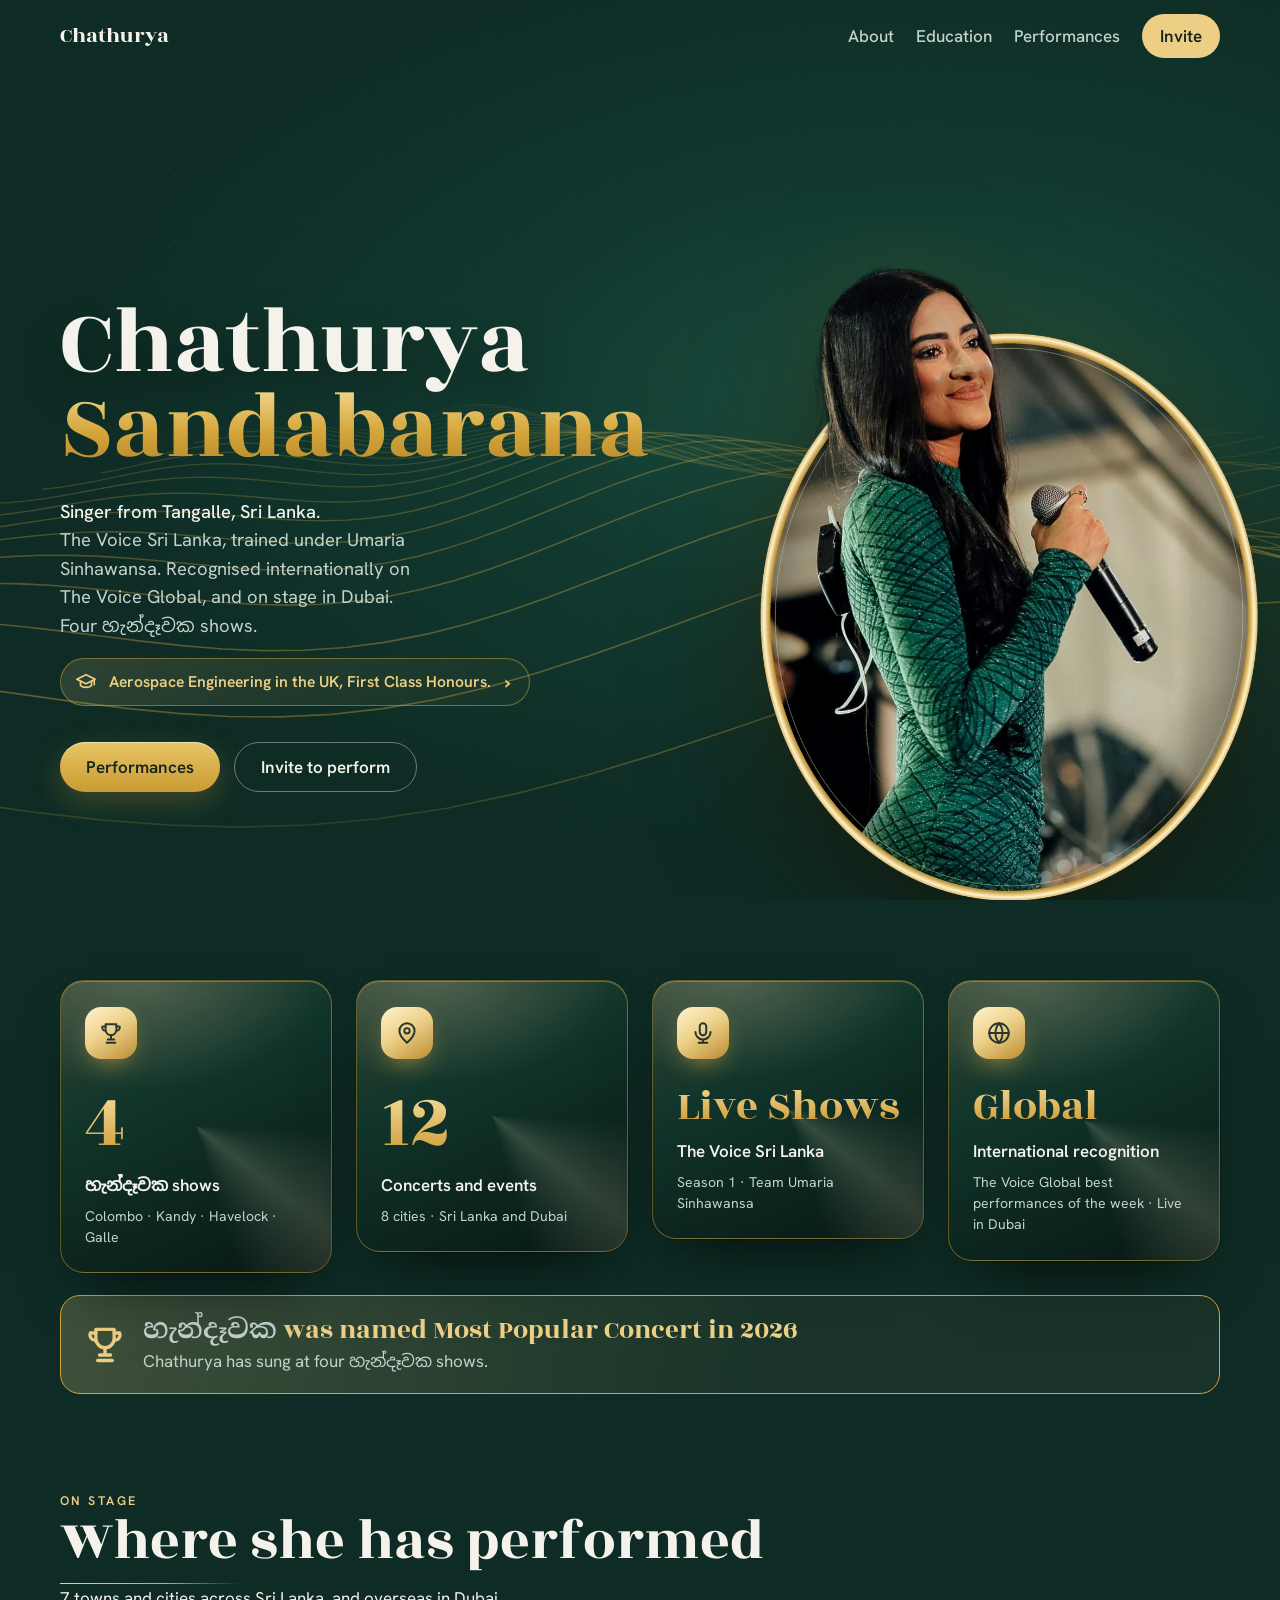
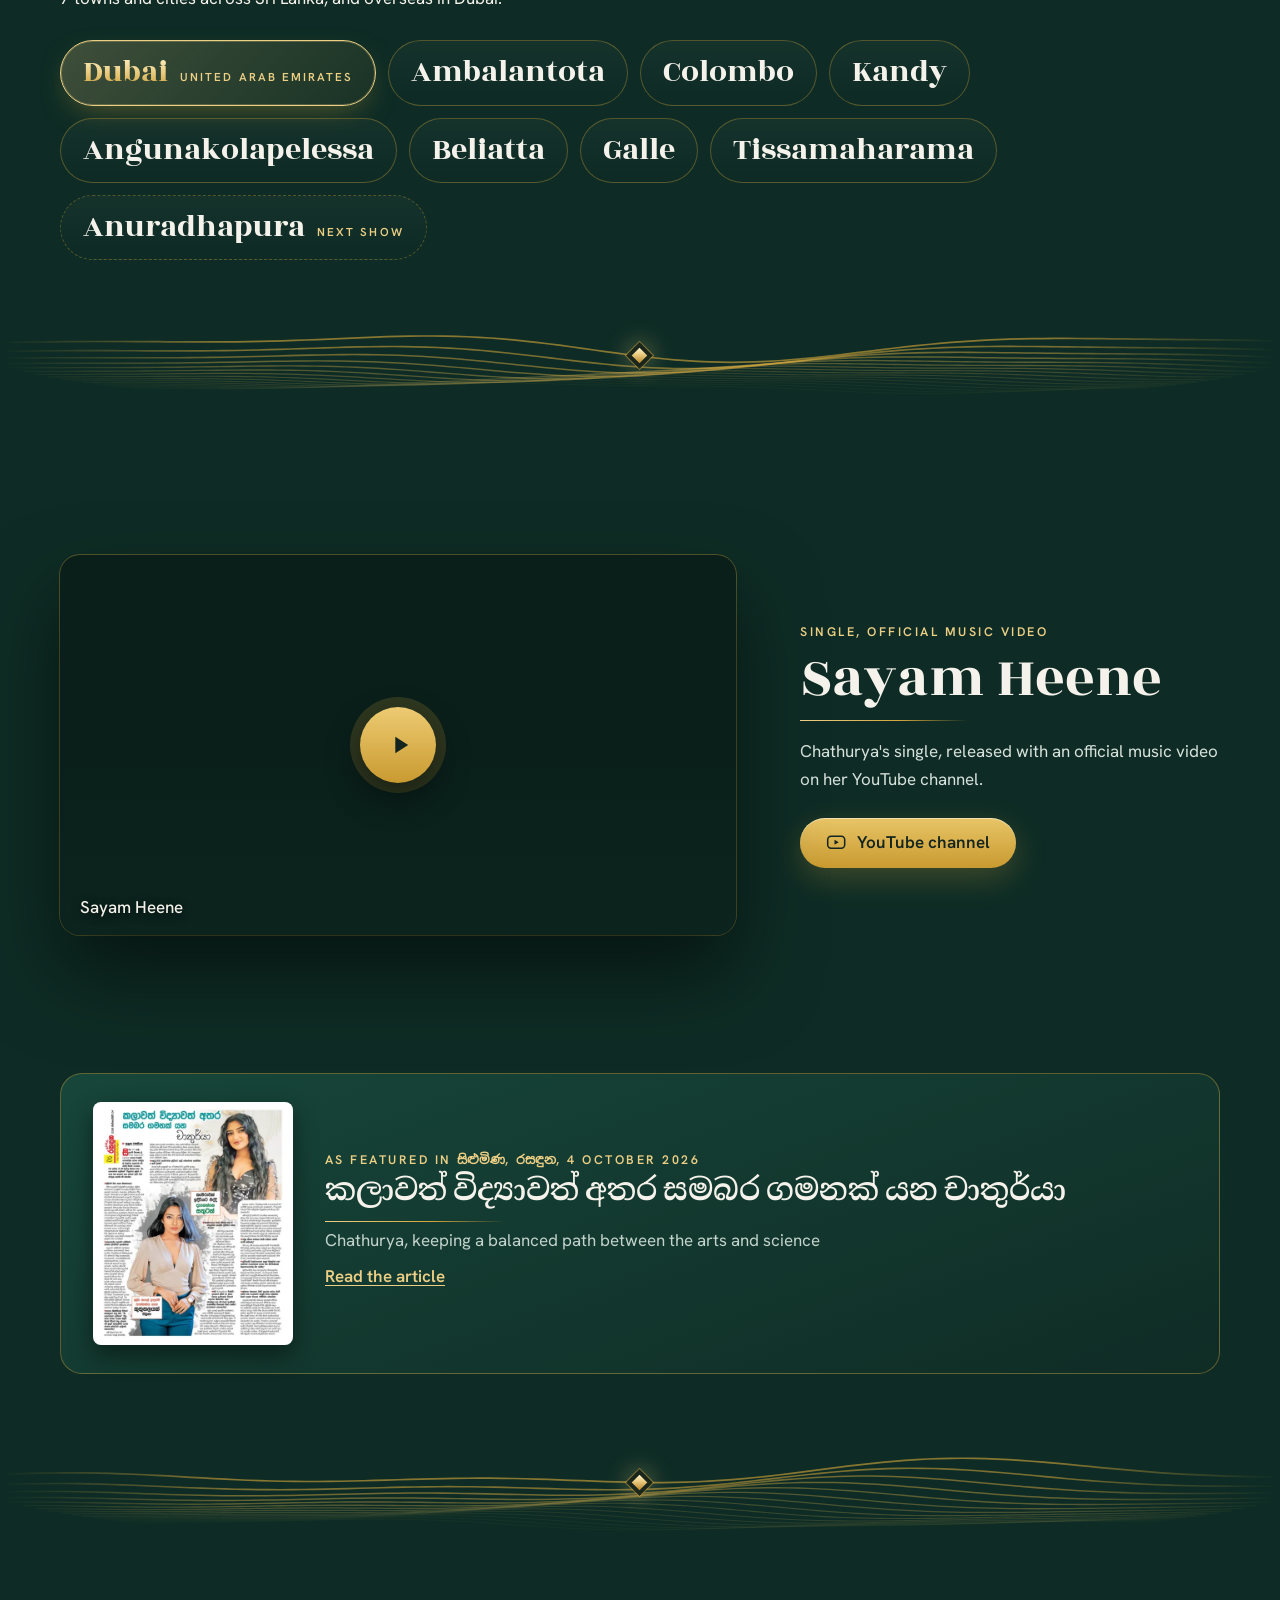
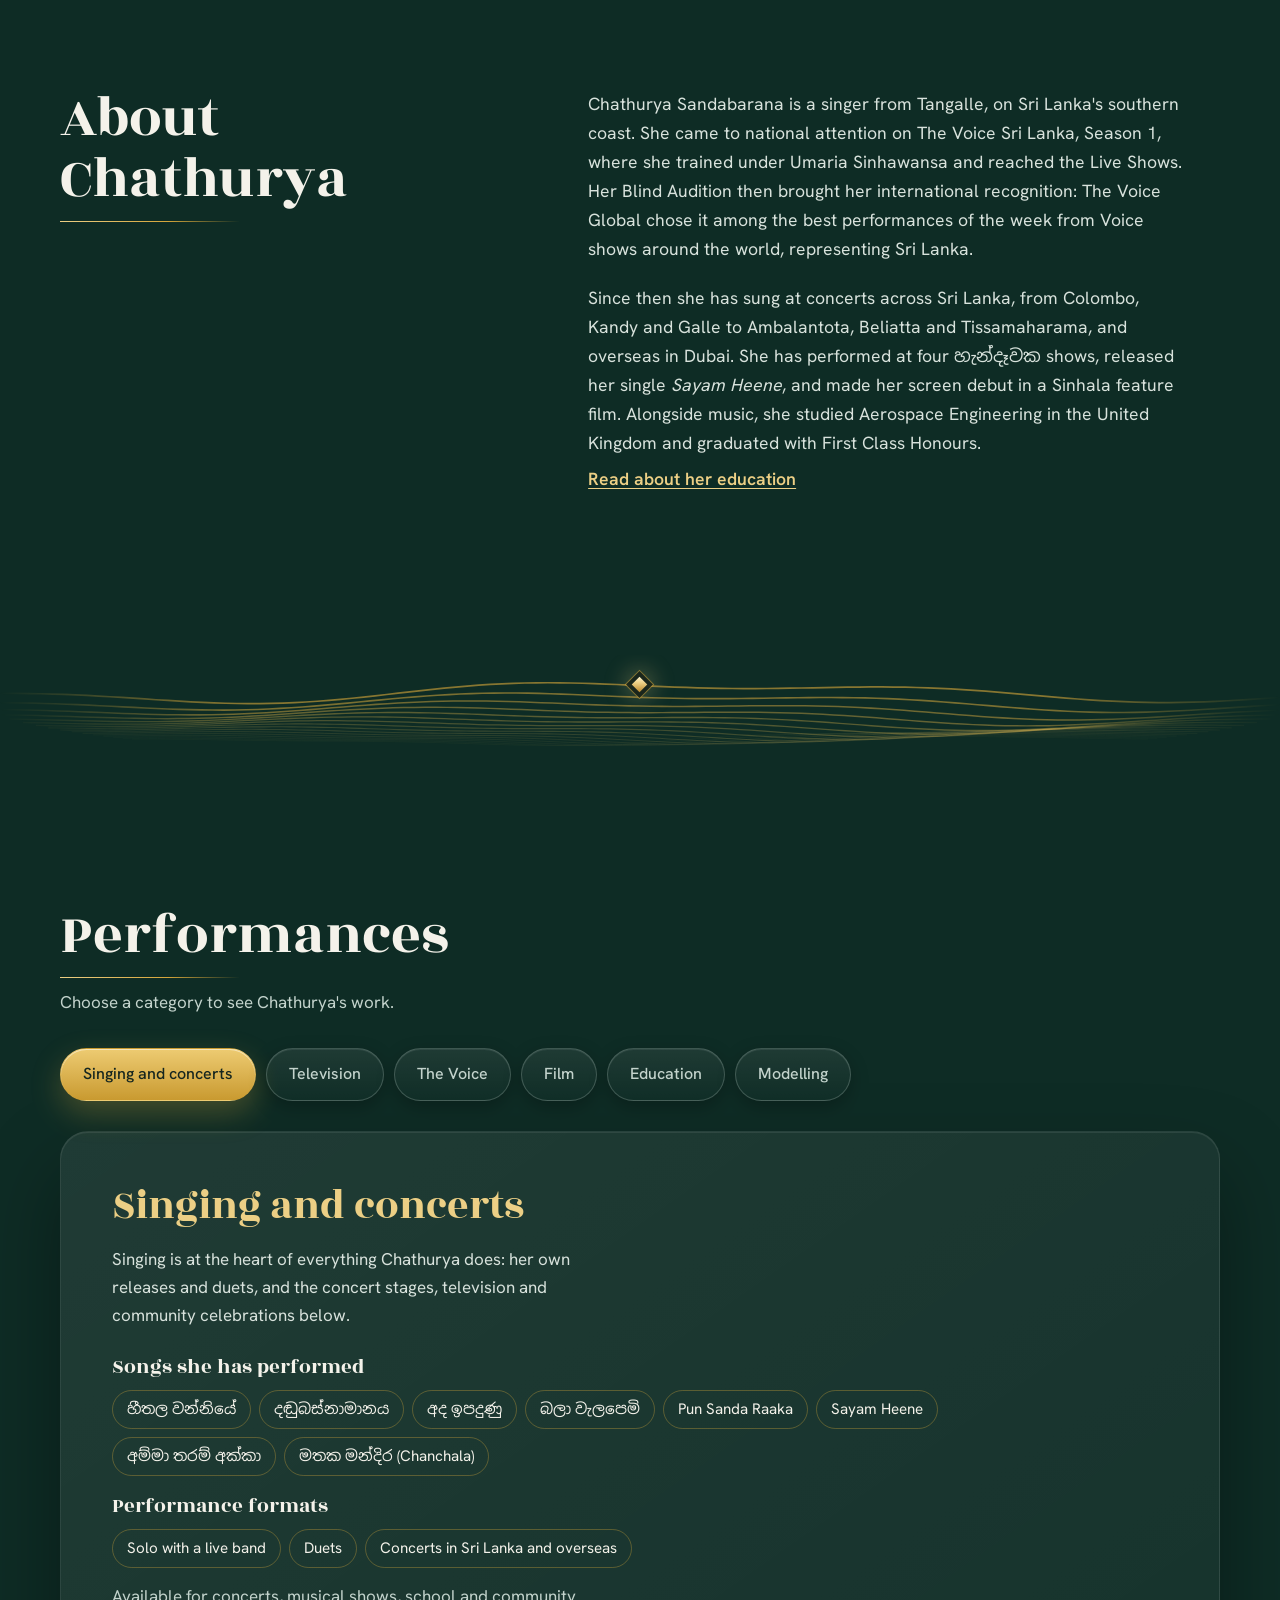
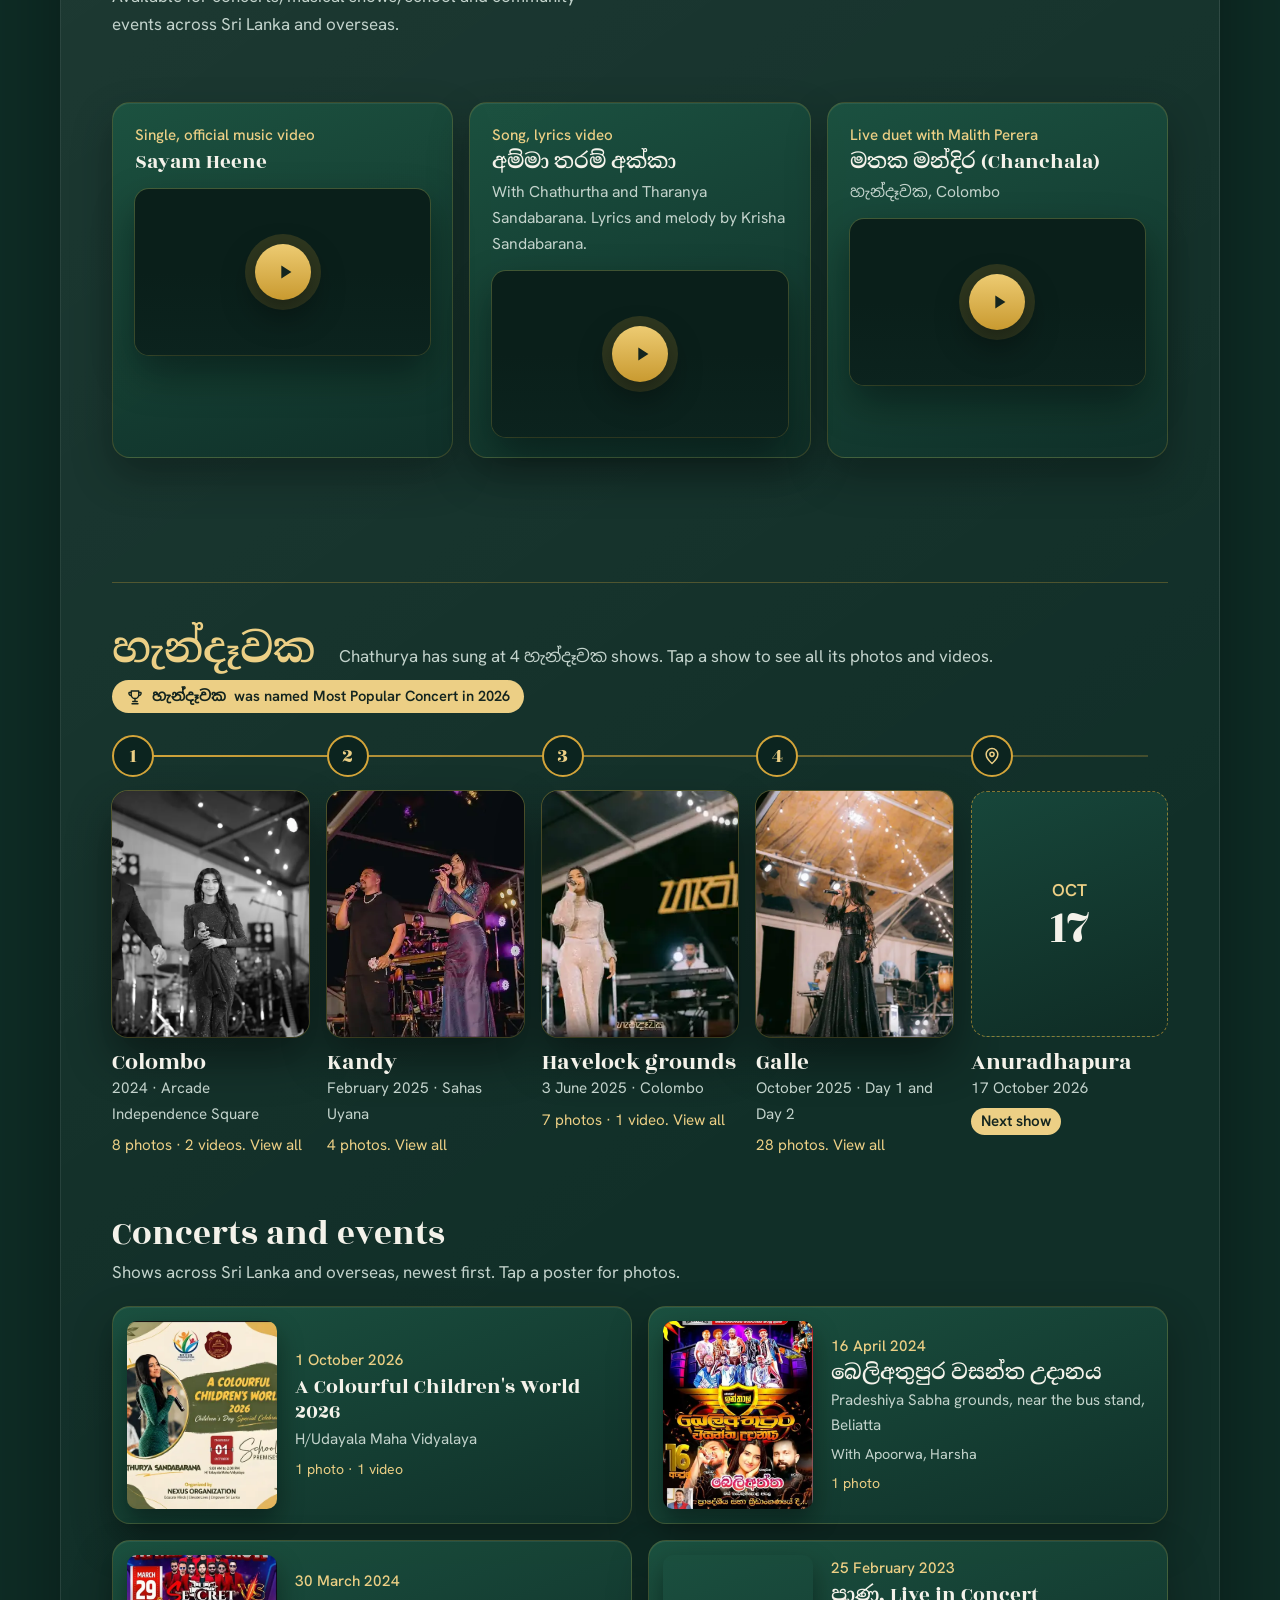
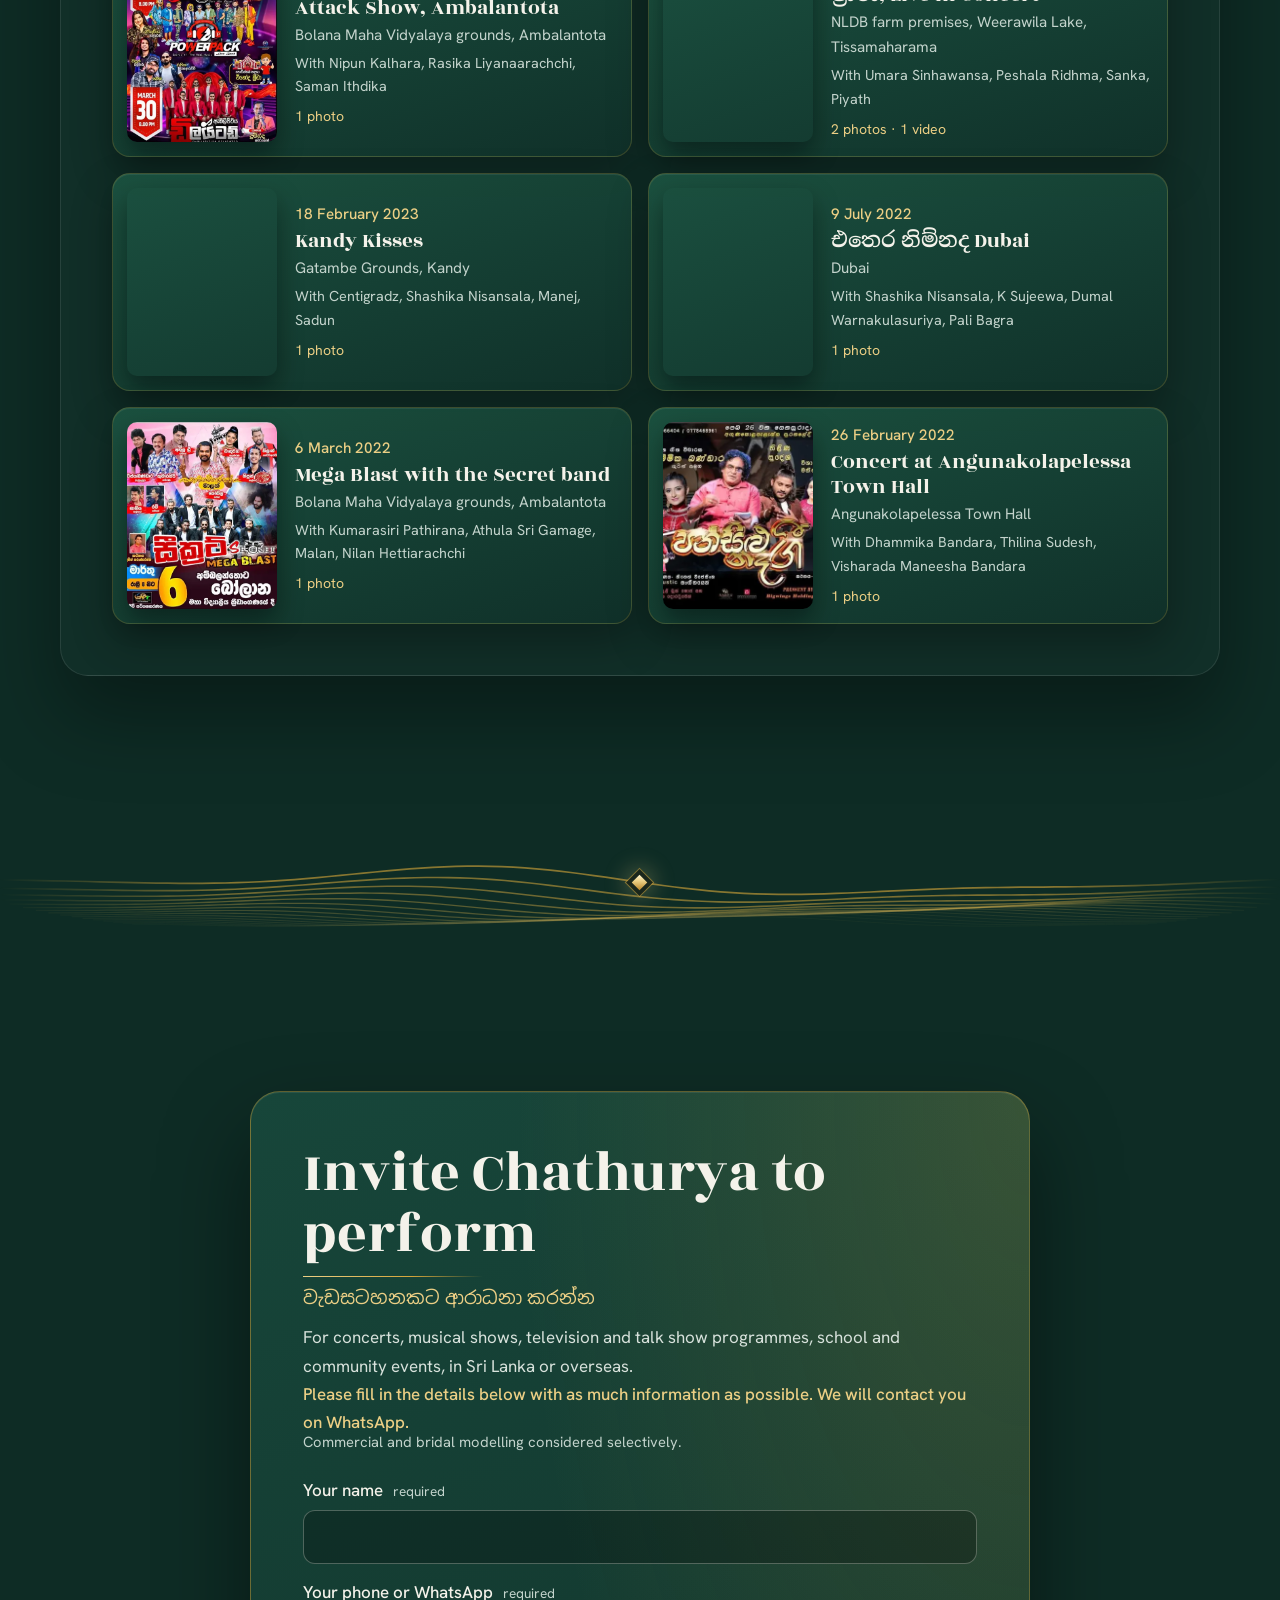
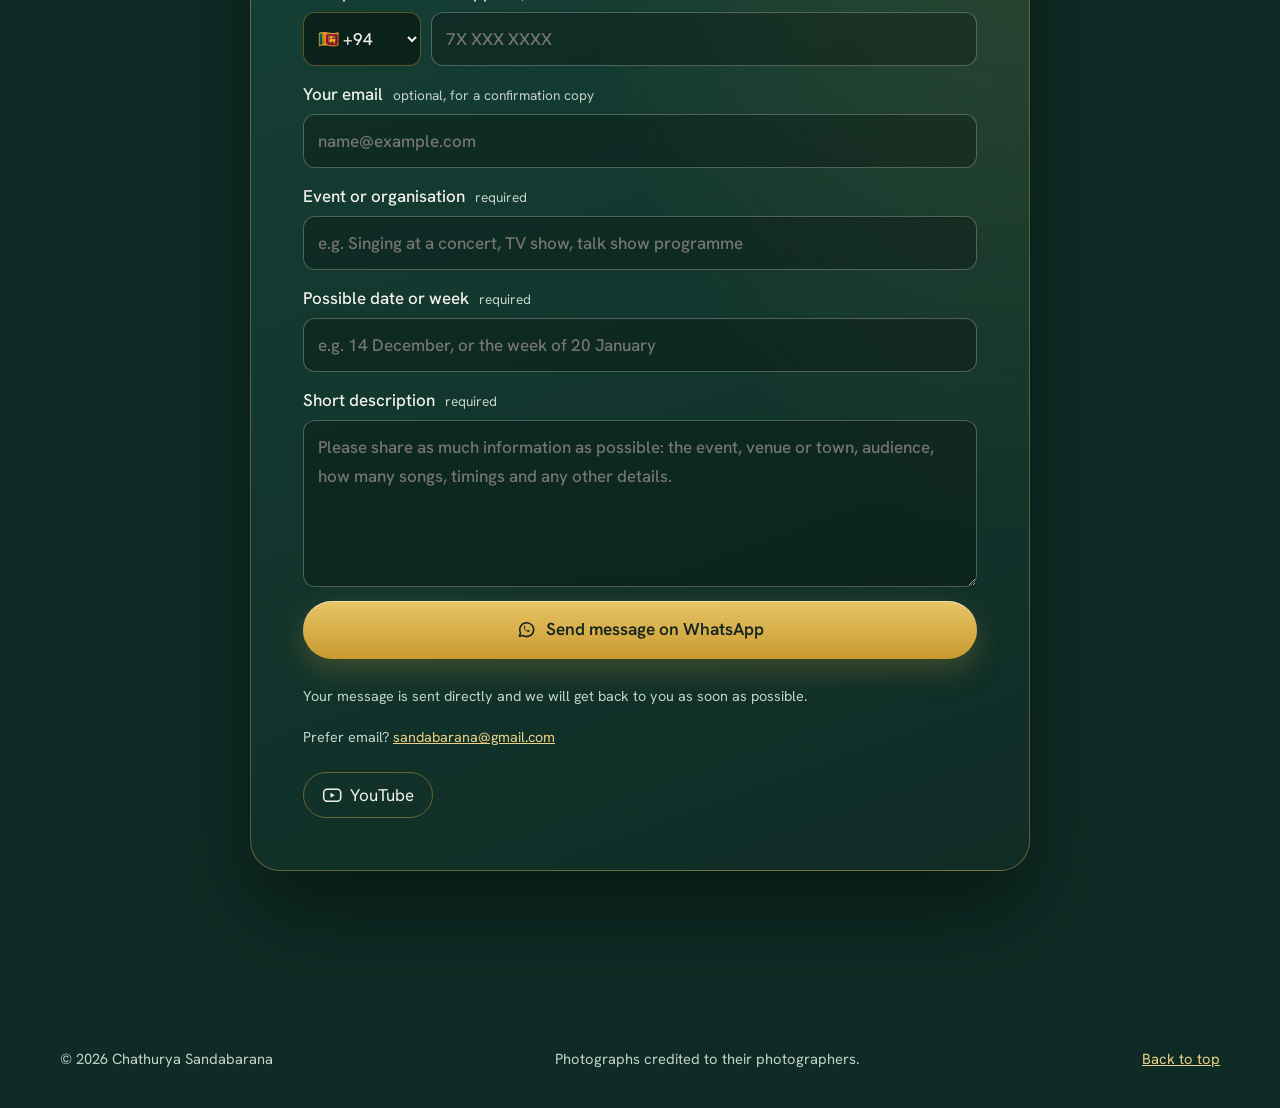
<file: archive/2026-10-22/index.html>
<!doctype html>
<html lang="en">
<head>
<meta charset="utf-8">
<meta name="viewport" content="width=device-width, initial-scale=1, viewport-fit=cover">
<title>Chathurya Sandabarana | Singer</title>
<meta name="description" content="Chathurya Sandabarana is a Sri Lankan singer from Tangalle. The Voice Sri Lanka Live Shows, international recognition on The Voice Global, concerts across Sri Lanka and in Dubai, and an Aerospace Engineering degree with First Class Honours from the UK.">
<link rel="canonical" href="https://chathurya.caeleon.net/">
<meta property="og:type" content="website">
<meta property="og:url" content="https://chathurya.caeleon.net/">
<meta property="og:title" content="Chathurya Sandabarana | Singer">
<meta property="og:description" content="Chathurya Sandabarana is a Sri Lankan singer from Tangalle. The Voice Sri Lanka Live Shows, international recognition on The Voice Global, concerts across Sri Lanka and in Dubai, and an Aerospace Engineering degree with First Class Honours from the UK.">
<meta property="og:image" content="https://chathurya.caeleon.net/assets/share.jpg">
<meta name="twitter:card" content="summary_large_image">
<meta name="theme-color" content="#0C241F">
<link rel="icon" href="assets/icon.png">
<meta name="site-collector" content="">
<link rel="preload" href="assets/fonts/rozha-one-latin-400-normal.woff2" as="font" type="font/woff2" crossorigin>
<link rel="preload" href="assets/fonts/hanken-grotesk-latin-400-normal.woff2" as="font" type="font/woff2" crossorigin>
<style>@font-face{font-family:"Rozha One";src:url(assets/fonts/rozha-one-latin-400-normal.woff2) format("woff2");font-display:swap}
@font-face{font-family:"Hanken Grotesk";src:url(assets/fonts/hanken-grotesk-latin-400-normal.woff2) format("woff2");font-weight:400;font-display:swap}
@font-face{font-family:"Hanken Grotesk";src:url(assets/fonts/hanken-grotesk-latin-500-normal.woff2) format("woff2");font-weight:500;font-display:swap}
@font-face{font-family:"Hanken Grotesk";src:url(assets/fonts/hanken-grotesk-latin-600-normal.woff2) format("woff2");font-weight:600;font-display:swap}
@font-face{font-family:"Noto Serif Sinhala";src:url(assets/fonts/noto-serif-sinhala-sinhala-600-normal.woff2) format("woff2");font-weight:100 900;font-display:swap;unicode-range:U+0D80-0DFF,U+200C-200D}
@font-face{font-family:"Noto Sans Sinhala";src:url(assets/fonts/noto-sans-sinhala-sinhala-400-normal.woff2) format("woff2");font-display:swap;unicode-range:U+0D80-0DFF,U+200C-200D}
:root{--night:#0C241F;--deep:#103129;--dress:#1C5442;--brass:#D4A53A;--gold:#ECCF85;--pearl:#F4F2EA;--mist:#B9CBC3;
--display:"Rozha One","Noto Serif Sinhala",Georgia,serif;--body:"Hanken Grotesk","Noto Sans Sinhala","Iskoola Pota",system-ui,sans-serif}
*{box-sizing:border-box;margin:0;padding:0}
html{scroll-behavior:smooth;scroll-padding-top:70px}
@media (prefers-reduced-motion:reduce){html{scroll-behavior:auto}*{animation:none!important;transition:none!important}}
body{background:var(--night);color:var(--pearl);font-family:var(--body);font-size:1.0625rem;line-height:1.65;-webkit-font-smoothing:antialiased;overflow-x:hidden}
img{display:block;max-width:100%;height:auto}
a{color:var(--gold)}
button{font:inherit;color:inherit;background:none;border:0;cursor:pointer;text-align:inherit}
:focus-visible{outline:3px solid var(--gold);outline-offset:3px;border-radius:6px}
[lang=si]{font-family:"Noto Sans Sinhala","Iskoola Pota",var(--body)}
.wrap{width:min(1160px,100% - 32px);margin-inline:auto}
h2{font-family:var(--display);font-weight:400;font-size:clamp(2.2rem,5vw,3.6rem);line-height:1.05}
.h3,h3{font-family:var(--display);font-weight:400;line-height:1.15}
h4{font-family:var(--display);font-weight:400;font-size:1.3rem;line-height:1.2}
.kicker,.label,.when{color:var(--gold);font-weight:500;font-size:.95rem;display:block}
.ico{width:1.2em;height:1.2em;flex:none}
.link{color:var(--gold);font-weight:600;text-decoration:underline;text-underline-offset:3px;display:inline-flex;gap:8px;align-items:center;min-height:44px}
.muted{color:var(--mist)}
.btn{display:inline-flex;align-items:center;justify-content:center;gap:10px;min-height:50px;padding:0 26px;border-radius:999px;font-weight:600;text-decoration:none;transition:transform .25s,box-shadow .25s,border-color .25s,color .25s}
.btn.primary{background:linear-gradient(180deg,#E8C567,#C99A30);color:#14251F;box-shadow:0 10px 30px rgba(212,165,58,.25),inset 0 1px 0 rgba(255,255,255,.45)}
.btn.primary:hover{transform:translateY(-2px)}
.btn.ghost{color:var(--pearl);border:1.5px solid rgba(244,242,234,.4)}
.btn.ghost:hover{border-color:var(--brass);color:var(--gold)}

/* header */
.bar{position:fixed;inset:0 0 auto;z-index:20;transition:background .3s}
.bar.solid{background:rgba(12,36,31,.82);backdrop-filter:blur(14px);-webkit-backdrop-filter:blur(14px);border-bottom:1px solid rgba(212,165,58,.15)}
.bar .wrap{display:flex;justify-content:space-between;align-items:center;padding-block:14px}
.mark{font-family:var(--display);font-size:1.35rem;color:var(--pearl);text-decoration:none}
.bar nav{display:flex;gap:22px;align-items:center}
.bar nav a{color:var(--mist);text-decoration:none;font-weight:500}
.bar nav a:hover{color:var(--pearl)}
.bar nav a.cta{color:#14251F;background:var(--gold);padding:8px 18px;border-radius:999px;font-weight:600}
@media (max-width:420px){.bar nav a.hide-xs{display:none}}

/* hero */
.hero{position:relative;min-height:100svh;display:grid;align-items:end;overflow:hidden;isolation:isolate;background:radial-gradient(90% 70% at 72% 45%,#1D5141 0%,#123A30 35%,var(--night) 75%)}
#waves{position:absolute;inset:0;width:100%;height:100%;z-index:-1}
.hero::after{content:"";position:absolute;inset:auto 0 0;height:22vh;background:linear-gradient(transparent,var(--night));z-index:-1}
.hero-grid{display:grid;grid-template-columns:minmax(0,1.15fr) minmax(0,.85fr);align-items:end;padding-top:110px}
.intro{position:relative;z-index:2;padding-bottom:12vh}
.name{font-family:var(--display);font-weight:400;line-height:.9;font-size:clamp(4rem,7.4vw,7rem);text-shadow:0 18px 40px rgba(0,0,0,.35)}
.name span{display:block}
.name span+span{background:linear-gradient(180deg,#F3D98F 0%,#D4A53A 55%,#B4852A 100%);-webkit-background-clip:text;background-clip:text;-webkit-text-fill-color:transparent;text-shadow:none}
.lede{max-width:36ch;color:var(--mist);font-size:1.15rem;margin-top:26px;line-height:1.55}
.lede strong{color:var(--pearl);font-weight:500;display:block}
.actions{display:flex;gap:14px;flex-wrap:wrap;margin-top:30px}
.stage{justify-self:end;align-self:end;perspective:1200px}
.portrait{height:min(74svh,640px);width:auto;max-width:none;filter:drop-shadow(0 40px 60px rgba(0,0,0,.55)) drop-shadow(0 0 40px rgba(212,165,58,.12));transition:transform .6s cubic-bezier(.2,.7,.1,1)}
@media (prefers-reduced-motion:no-preference){.name span{animation:rise 1s cubic-bezier(.2,.7,.1,1) both}.name span+span{animation-delay:.12s}.lede,.actions{animation:fade .9s .45s both}.stage{animation:settle 1.3s .1s cubic-bezier(.2,.7,.1,1) both}
@keyframes rise{from{opacity:0;transform:translateY(.35em)}}@keyframes fade{from{opacity:0}}@keyframes settle{from{opacity:0;transform:translateY(50px)}}}
@media (max-width:860px){.hero{align-items:start}.hero-grid{grid-template-columns:1fr;padding-top:88px}.intro{padding-bottom:0}.name{font-size:clamp(2.8rem,13.4vw,5.6rem)}.stage{justify-self:center;margin-top:22px}.portrait{height:auto;width:min(92vw,440px);max-width:100%}}

/* next performance */
.next{position:relative;z-index:3;margin-top:-56px}
.next .card{display:grid;grid-template-columns:auto 1fr auto;gap:22px;align-items:center;padding:22px 26px;border-radius:22px;background:linear-gradient(135deg,rgba(236,207,133,.16),rgba(28,84,66,.88) 45%);border:1px solid rgba(212,165,58,.45);box-shadow:0 30px 60px rgba(0,0,0,.45),inset 0 1px 0 rgba(255,255,255,.1);backdrop-filter:blur(10px);-webkit-backdrop-filter:blur(10px)}
.date{width:74px;text-align:center;border-radius:14px;overflow:hidden;background:var(--pearl);color:#14251F;box-shadow:0 10px 22px rgba(0,0,0,.35)}
.date b{display:block;background:#B5322F;color:#fff;font-size:.8rem;font-weight:600;padding:4px 0}
.date span{display:block;font-family:var(--display);font-size:2rem;line-height:1.1;padding:4px 0 6px}
.next h3{font-size:clamp(1.5rem,3vw,2.1rem)}
.next p{color:var(--mist);display:flex;gap:8px;align-items:center;flex-wrap:wrap}
.next.past{display:none}
@media (max-width:860px){.next{margin-top:24px}.next .card{grid-template-columns:auto 1fr}.next .card .btn{grid-column:1/-1}}

/* music */
.music{padding-block:clamp(80px,11vw,130px);background:linear-gradient(180deg,var(--night),var(--deep))}
.music-grid{display:grid;grid-template-columns:minmax(0,1.45fr) minmax(0,.9fr);gap:clamp(28px,5vw,64px);align-items:center}
.music h2{margin:6px 0 16px}
.music p{color:#D8E2DC;max-width:44ch}
.music .links{margin-top:24px}
@media (max-width:860px){.music-grid{grid-template-columns:1fr}}

/* video facade */
.facade{position:relative;display:block;width:100%;aspect-ratio:16/9;border-radius:20px;overflow:hidden;background:#0A1F1A;box-shadow:0 40px 80px rgba(0,0,0,.5),0 0 0 1px rgba(212,165,58,.35)}
.facade img{position:absolute;inset:0;width:100%;height:100%;object-fit:cover;transition:transform .6s}
.facade::after{content:"";position:absolute;inset:0;background:linear-gradient(180deg,rgba(12,36,31,0) 50%,rgba(12,36,31,.8));pointer-events:none}
.facade .play{position:absolute;z-index:2;left:50%;top:50%;width:76px;height:76px;margin:-38px 0 0 -38px;border-radius:50%;display:grid;place-items:center;background:linear-gradient(180deg,#EDCB72,#C99A30);color:#14251F;box-shadow:0 14px 34px rgba(0,0,0,.45),0 0 0 10px rgba(212,165,58,.18);transition:transform .3s}
.facade .play svg{width:28px;height:28px;margin-left:4px}
.facade .cap{position:absolute;z-index:2;left:20px;right:20px;bottom:14px;font-weight:500;text-shadow:0 2px 10px rgba(0,0,0,.6)}
.facade:hover img{transform:scale(1.04)}.facade:hover .play{transform:scale(1.08)}
.facade iframe,.facade video{position:absolute;inset:0;width:100%;height:100%;border:0;background:#000;z-index:3}
.facade.small{border-radius:14px;margin-top:14px;box-shadow:0 18px 40px rgba(0,0,0,.4),0 0 0 1px rgba(212,165,58,.25)}
.facade.small .play{width:56px;height:56px;margin:-28px 0 0 -28px}.facade.small .play svg{width:22px;height:22px}

/* press */
.press{padding-block:8px 40px;background:var(--deep)}
.press-card{display:grid;grid-template-columns:130px 1fr;gap:22px;align-items:center;padding:22px;border-radius:22px;background:linear-gradient(160deg,#17463A,#0F2C25);border:1px solid rgba(212,165,58,.4)}
.press-img img{border-radius:8px;box-shadow:0 10px 24px rgba(0,0,0,.45)}
.press h2{font-size:clamp(1.3rem,3vw,1.9rem);margin:4px 0}
.press .tr{color:var(--mist)}
@media (min-width:700px){.press-card{grid-template-columns:200px 1fr;padding:28px 32px;gap:32px}}

/* about */
.about{padding-block:clamp(80px,11vw,130px);background:linear-gradient(180deg,var(--deep),var(--night))}
.about-grid{display:grid;grid-template-columns:1fr 1.4fr;gap:clamp(32px,6vw,90px);align-items:start}
.about p{max-width:60ch;color:#D8E2DC;font-size:1.1rem}.about p+p{margin-top:1.1em}
.facts{list-style:none;display:grid;gap:10px;margin-top:28px}
.facts li{padding:12px 16px 12px 44px;position:relative;border-radius:14px;background:rgba(255,255,255,.05);border:1px solid rgba(212,165,58,.25)}
.facts li::before{content:"";position:absolute;left:18px;top:1.15em;width:10px;height:10px;border-radius:50%;background:var(--brass)}
@media (max-width:860px){.about-grid{grid-template-columns:1fr}}

/* performances + tabs */
.perf{padding-block:clamp(80px,11vw,140px);background:var(--deep)}
.perf .sub{color:var(--mist);margin:10px 0 32px}
.tablist{display:flex;gap:10px;flex-wrap:wrap;margin-bottom:30px}
.tab{font-weight:500;font-size:1rem;color:var(--mist);padding:12px 22px;border-radius:999px;border:1px solid rgba(175,195,186,.28);background:linear-gradient(180deg,rgba(255,255,255,.07),rgba(255,255,255,.01));box-shadow:0 6px 18px rgba(0,0,0,.25),inset 0 1px 0 rgba(255,255,255,.08);transition:color .25s,border-color .25s,transform .25s;white-space:nowrap}
.tab:hover{color:var(--pearl);border-color:rgba(212,165,58,.6);transform:translateY(-1px)}
.tab[aria-selected=true]{color:#14251F;border-color:transparent;background:linear-gradient(180deg,#EDCB72,#C99A30);box-shadow:0 12px 30px rgba(212,165,58,.28),inset 0 1px 0 rgba(255,255,255,.5)}
@media (max-width:860px){.tablist{flex-wrap:nowrap;overflow-x:auto;scrollbar-width:none;margin-inline:-16px;padding:4px 16px 10px}.tablist::-webkit-scrollbar{display:none}}
.panel{display:grid;grid-template-columns:minmax(0,.9fr) minmax(0,1.1fr);gap:clamp(28px,5vw,64px);align-items:start;padding:clamp(22px,4vw,52px);border-radius:28px;background:linear-gradient(145deg,rgba(255,255,255,.075),rgba(255,255,255,.015) 60%);border:1px solid rgba(255,255,255,.09);box-shadow:0 40px 80px rgba(0,0,0,.35),inset 0 1px 0 rgba(255,255,255,.08)}
.panel[hidden]{display:none}
.panel:has(> .wide){grid-template-columns:1fr}
@media (max-width:860px){.panel{grid-template-columns:1fr}}
@media (prefers-reduced-motion:no-preference){.panel.enter{animation:panelIn .5s cubic-bezier(.2,.7,.1,1)}@keyframes panelIn{from{opacity:0;transform:translateY(14px)}}}
.panel h3{font-size:clamp(1.9rem,3.4vw,2.6rem);color:var(--gold);margin-bottom:14px}
.lead p{color:#D8E2DC;max-width:48ch}.lead p+p{margin-top:1em}
.items{display:grid;gap:16px}
.item{display:block;width:100%;padding:20px 22px;border-radius:18px;background:linear-gradient(160deg,rgba(28,84,66,.92),rgba(16,49,41,.92));border:1px solid rgba(212,165,58,.22);box-shadow:0 18px 40px rgba(0,0,0,.3),inset 0 1px 0 rgba(255,255,255,.07)}
.item h4{margin:2px 0 4px}
.item p{color:var(--mist);font-size:.98rem}
.badge{display:block;font-size:.88rem;color:var(--gold);margin-top:6px}
.upcoming{display:inline-block;background:var(--gold);color:#14251F!important;font-weight:600;border-radius:999px;padding:1px 10px;font-size:.82rem;margin-top:6px;align-self:flex-start}

/* singing */
.rep{margin-top:26px}
.rep h4{color:var(--pearl);margin:18px 0 10px}
.songs{list-style:none;display:flex;flex-wrap:wrap;gap:8px}
.songs li{padding:6px 14px;border-radius:999px;border:1px solid rgba(212,165,58,.35);font-size:.95rem}
.avail{margin-top:14px;color:var(--mist)!important}

/* handawaka timeline */
.hhead{display:flex;flex-wrap:wrap;gap:6px 24px;align-items:baseline;margin-bottom:22px}
.hhead h3{margin:0}.hhead p{color:var(--mist)}
.htimeline{list-style:none;display:grid;grid-template-columns:repeat(5,1fr);gap:18px;position:relative;margin-bottom:56px}
.htimeline::before{content:"";position:absolute;left:20px;right:20px;top:20px;height:2px;background:linear-gradient(90deg,var(--brass),rgba(212,165,58,.25))}
.hstep{position:relative}
.hbtn{display:flex;flex-direction:column;width:100%;text-align:left}
.hnum{position:relative;z-index:1;width:42px;height:42px;border-radius:50%;display:grid;place-items:center;background:var(--night);border:2px solid var(--brass);color:var(--gold);font-family:var(--display);font-size:1.3rem;margin-bottom:14px}
.hnum svg{width:20px;height:20px}
.hcover{width:100%;aspect-ratio:4/5;object-fit:cover;border-radius:16px;box-shadow:0 22px 44px rgba(0,0,0,.45),0 0 0 1px rgba(212,165,58,.35);transition:transform .35s}
.hbtn:hover .hcover{transform:translateY(-4px)}
.hcover.blank{display:grid;place-content:center;text-align:center;background:linear-gradient(160deg,#17463A,#0F2C25);border:1.5px dashed rgba(212,165,58,.6);box-shadow:none}
.hcover.blank b{color:var(--gold);font-weight:600}.hcover.blank span{font-family:var(--display);font-size:3rem;line-height:1}
.htext{display:flex;flex-direction:column;margin-top:12px}
.htext strong{font-family:var(--display);font-weight:400;font-size:1.45rem;line-height:1.2}
.htext>span{color:var(--mist);font-size:.95rem}
.htext .badge{color:var(--gold)}
@media (max-width:860px){
 .htimeline{grid-template-columns:1fr;gap:26px;padding-left:58px}
 .htimeline::before{left:20px;right:auto;top:20px;bottom:20px;width:2px;height:auto;background:linear-gradient(180deg,var(--brass),rgba(212,165,58,.25))}
 .hnum{position:absolute;left:-58px;top:0;margin:0}
 .hcover{aspect-ratio:4/3}}
.sub-h{font-size:clamp(1.7rem,3vw,2.2rem)!important;color:var(--pearl)!important;margin-bottom:4px!important}
.clist{list-style:none;display:grid;grid-template-columns:1fr 1fr;gap:16px;margin-top:20px}
@media (max-width:760px){.clist{grid-template-columns:1fr}}
.item.feature{display:grid;grid-template-columns:150px 1fr;gap:18px;align-items:center;text-align:left;padding:14px;height:100%}
.ccover{width:150px;aspect-ratio:4/5;object-fit:cover;border-radius:10px;box-shadow:0 12px 26px rgba(0,0,0,.4)}
.ccover.blank{display:grid;place-items:center;color:var(--brass);background:#0A1F1A}.ccover.blank svg{width:40px;height:40px}
.ctext{display:flex;flex-direction:column}
.ctext strong{font-family:var(--display);font-weight:400;font-size:1.3rem;line-height:1.2;margin:2px 0}
.ctext .where{color:var(--mist);font-size:.95rem}
.ctext .with{color:var(--mist);font-size:.9rem;margin-top:4px}
button.item.feature:hover{border-color:rgba(212,165,58,.6)}
@media (max-width:420px){.item.feature{grid-template-columns:110px 1fr}.ccover{width:110px}}

/* the voice */
.global{display:flex;gap:14px;align-items:flex-start;margin-top:22px;padding:18px 20px;border-radius:16px;background:linear-gradient(135deg,rgba(236,207,133,.18),rgba(236,207,133,.04));border:1px solid rgba(212,165,58,.5)}
.global .ico{width:26px;height:26px;color:var(--gold);margin-top:2px}
.global p{color:#E6EDE9}.global strong{color:var(--gold);font-weight:600;display:block;margin-bottom:4px}
.quote{margin-top:18px;padding-left:18px;border-left:3px solid var(--brass);color:#E6EDE9;font-size:1.05rem;font-style:italic;max-width:46ch}
.quote cite{display:block;margin-top:8px;font-style:normal;color:var(--gold);font-size:.92rem}
.coach{margin-top:26px;padding:20px;border-radius:18px;border:1px solid rgba(212,165,58,.3);background:rgba(0,0,0,.15)}
.coach h4{color:var(--gold)}
.coach>p{margin:8px 0;font-size:.98rem}
.coach ul{list-style:none;display:grid;gap:8px}.coach li{font-style:italic;border-left:3px solid var(--brass);padding-left:12px;color:#DCE5E0}
.timeline{list-style:none;display:grid;gap:14px;position:relative;padding-left:26px;border-left:2px solid rgba(212,165,58,.5);margin-left:8px}
.step{position:relative}
.step::before{content:"";position:absolute;left:-35px;top:24px;width:16px;height:16px;border-radius:50%;background:var(--night);border:3px solid var(--brass)}
.step.hl::before{background:var(--gold)}
.tcard{display:grid;grid-template-columns:110px 1fr;gap:16px;width:100%;text-align:left;padding:12px;border-radius:16px;background:linear-gradient(160deg,rgba(28,84,66,.92),rgba(16,49,41,.92));border:1px solid rgba(212,165,58,.25);box-shadow:0 14px 30px rgba(0,0,0,.3)}
.step.hl .tcard{border-color:var(--gold)}
.tthumb{width:110px;height:110px;object-fit:cover;border-radius:10px;background:#0A1F1A}
.ttext{display:flex;flex-direction:column}
.round{color:var(--gold);font-weight:500;font-size:.92rem}
.ttext strong{font-family:var(--display);font-weight:400;font-size:1.35rem;line-height:1.2;margin:2px 0}
.meta{color:var(--mist);font-size:.95rem}

/* film + education */
.filmcard{display:grid;grid-template-columns:160px 1fr;gap:20px;align-items:start}
.fposter{border-radius:10px;box-shadow:0 12px 26px rgba(0,0,0,.4)}
@media (max-width:480px){.filmcard{grid-template-columns:1fr}.filmcard button{max-width:220px}}
.edu{position:relative;overflow:hidden}
.edu-bg{position:absolute;right:-60px;top:-40px;width:min(560px,120%);opacity:.8;pointer-events:none;z-index:0}
.edu>*:not(.edu-bg){position:relative;z-index:1}
.edu .cls{color:var(--gold)!important;font-weight:600}
.edu h4{color:var(--pearl);margin:18px 0 8px}
.areas{margin-left:20px;color:var(--mist)}
.gradbtn{padding:10px}.gradbtn img{border-radius:12px;width:100%;max-height:460px;object-fit:cover;object-position:center 30%}
.why{list-style:none;display:grid;gap:14px;margin-top:12px}
.why li{display:flex;gap:14px;align-items:flex-start}
.why .ico{width:36px;height:36px;color:var(--gold);padding:7px;border:1.5px solid rgba(212,165,58,.5);border-radius:10px}
.why strong{display:block}

/* invite */
.invite{padding-block:clamp(80px,11vw,140px);background:linear-gradient(180deg,var(--deep),var(--night))}
.icard{max-width:780px;margin-inline:auto;padding:clamp(24px,5vw,52px);border-radius:30px;background:radial-gradient(120% 140% at 100% 0%,rgba(212,165,58,.18),transparent 55%),linear-gradient(160deg,#17463A,#0F2C25);border:1px solid rgba(212,165,58,.4);box-shadow:0 40px 90px rgba(0,0,0,.45),inset 0 1px 0 rgba(255,255,255,.08)}
.icard .si{color:var(--gold);font-size:1.15rem;margin:6px 0 10px}
.icard>p{color:#D8E2DC}
form{display:grid;gap:14px;margin-top:22px}
label{display:grid;gap:6px;font-weight:500}
.req,.opt{font-weight:400;color:var(--mist);font-size:.85rem;margin-left:6px}
input,textarea{font:inherit;color:var(--pearl);background:rgba(0,0,0,.25);border:1.5px solid rgba(244,242,234,.28);border-radius:12px;padding:12px 14px;min-height:50px;width:100%}
input:focus,textarea:focus{border-color:var(--gold);outline:none}
input[type=date]{color-scheme:dark}
.two{display:grid;gap:14px}@media (min-width:560px){.two{grid-template-columns:1fr 1fr}}
.send{display:grid;gap:10px}@media (min-width:560px){.send{grid-template-columns:1fr 1fr}}
.err{color:#FFB4A8}.done{color:var(--gold)}
.person{margin-top:16px;color:var(--mist)}
.direct{display:flex;gap:10px;flex-wrap:wrap;margin-top:22px}
.direct a{display:inline-flex;gap:8px;align-items:center;min-height:46px;padding:0 18px;border-radius:999px;border:1px solid rgba(212,165,58,.45);color:var(--pearl);text-decoration:none}
.direct a:hover{border-color:var(--gold);color:var(--gold)}
footer{padding-block:36px;color:var(--mist);font-size:.92rem}
footer .wrap{display:flex;justify-content:space-between;gap:16px;flex-wrap:wrap}

/* lightbox */
dialog#lightbox{border:0;padding:0;width:100vw;height:100dvh;max-width:none;max-height:none;background:#050f0c;color:var(--pearl)}
dialog#lightbox::backdrop{background:rgba(0,0,0,.85)}
.lb-top{position:absolute;top:0;left:0;right:0;display:flex;justify-content:space-between;align-items:center;padding:10px 14px;z-index:2}
.lb-top button{width:50px;height:50px;display:grid;place-items:center;border-radius:50%;background:rgba(255,255,255,.12)}
.lb-track{display:flex;width:100%;height:calc(100% - 130px);margin-top:62px;overflow-x:auto;scroll-snap-type:x mandatory;scrollbar-width:none}
.lb-track::-webkit-scrollbar{display:none}
.lb-slide{flex:0 0 100%;scroll-snap-align:center;display:grid;place-items:center;padding:0 8px}
.lb-slide img,.lb-slide video{max-width:100%;max-height:100%;object-fit:contain}
.lb-slide .yt{width:min(100%,960px);aspect-ratio:16/9;position:relative}
.lb-slide .yt .facade{height:100%}
.lb-slide iframe{width:100%;height:100%;border:0}
.lb-cap{position:absolute;bottom:0;left:0;right:0;padding:8px 16px calc(14px + env(safe-area-inset-bottom));text-align:center;color:var(--mist);font-size:.95rem}
.lb-desc{display:block;color:var(--pearl);max-width:70ch;margin:0 auto 6px}
.lb-nav{position:absolute;top:50%;transform:translateY(-50%);width:52px;height:52px;border-radius:50%;background:rgba(255,255,255,.12);font-size:2rem;line-height:1;display:none}
.lb-nav.prev{left:12px}.lb-nav.next{right:12px}
@media (pointer:fine){.lb-nav{display:grid;place-items:center}}
.panel>*{min-width:0}
@media (max-width:860px){.panel{grid-template-columns:minmax(0,1fr)}}
.timeline,.step,.tcard{min-width:0;max-width:100%}
.tcard{grid-template-columns:96px minmax(0,1fr)}.tthumb{width:96px;height:96px}
@media (max-width:420px){.tcard{grid-template-columns:76px minmax(0,1fr);gap:12px}.tthumb{width:76px;height:76px}.timeline{padding-left:20px}.step::before{left:-29px}}
.tthumbw{display:block;width:96px;height:96px;border-radius:10px;overflow:hidden;background:linear-gradient(160deg,#1C5442,#0A1F1A)}
.tthumbw img{width:100%;height:100%}
@media (max-width:420px){.tthumbw{width:76px;height:76px}}
.ttext strong,.ctext strong,.htext strong{overflow-wrap:anywhere}

/* ---- scroll-darkening background: sections are transparent over a body colour set by JS ---- */
body{background:var(--bg,#0E2C25);transition:background-color .2s linear}
.music,.press,.about,.perf,.invite{background:transparent!important}
.hero{background:radial-gradient(90% 70% at 72% 45%,#1D5141 0%,#123A30 35%,transparent 75%)}
.hero::after{background:linear-gradient(transparent,var(--bg,#0E2C25))}
:root{--mist:#C3D3CC}

/* ---- highlights: big numbers ---- */
.highlights{padding-block:clamp(48px,7vw,80px) 8px}
.hl-grid{display:grid;grid-template-columns:repeat(4,1fr);gap:16px}
@media (max-width:900px){.hl-grid{grid-template-columns:1fr 1fr}}
.hl-tile{display:flex;flex-direction:column;gap:2px;padding:24px 22px;border-radius:22px;text-decoration:none;color:var(--pearl);
 background:linear-gradient(160deg,rgba(28,84,66,.55),rgba(8,24,20,.55));border:1px solid rgba(212,165,58,.35);position:relative;overflow:hidden;transition:transform .3s,border-color .3s}
.hl-tile:hover{transform:translateY(-4px);border-color:var(--gold)}
.hl-tile::before{content:"";position:absolute;inset:-1px;background:linear-gradient(120deg,transparent 40%,rgba(236,207,133,.18) 50%,transparent 60%);transform:translateX(-100%);pointer-events:none}
.hl-tile.in::before{animation:sheen 2.4s .3s ease-out}
.hl-tile .big{font-family:var(--display);line-height:1;font-size:clamp(1.9rem,4vw,2.6rem);background:linear-gradient(180deg,#F3D98F,#D4A53A 60%,#B4852A);-webkit-background-clip:text;background-clip:text;-webkit-text-fill-color:transparent;margin-bottom:8px}
.hl-tile .big.num{font-size:clamp(3.4rem,8vw,5rem)}
.hl-tile strong{font-size:1.1rem;font-weight:600}
.hl-tile span:last-child{color:var(--mist);font-size:.95rem}
.award{display:flex;gap:16px;align-items:center;margin-top:16px;padding:18px 22px;border-radius:20px;text-decoration:none;color:var(--pearl);
 background:linear-gradient(100deg,rgba(236,207,133,.22),rgba(236,207,133,.05) 60%);border:1px solid var(--brass)}
.award .ico{width:44px;height:44px;color:var(--gold);flex:none}
.award strong{display:block;font-family:var(--display);font-weight:400;font-size:clamp(1.3rem,3vw,1.7rem);line-height:1.2;color:var(--gold)}
.award span span{color:var(--mist)}
.hawards{display:inline-flex;gap:8px;align-items:center;color:#14251F;background:var(--gold);border-radius:999px;padding:4px 14px;font-weight:600;font-size:.92rem}
.hawards .ico{width:18px;height:18px}

/* ---- 3D gold wave dividers ---- */
.divider{position:relative;height:clamp(96px,12vw,150px);width:100%;margin:clamp(8px,2vw,24px) 0;pointer-events:none;
  -webkit-mask-image:linear-gradient(90deg,transparent,#000 18%,#000 82%,transparent);mask-image:linear-gradient(90deg,transparent,#000 18%,#000 82%,transparent)}
.divider canvas{display:block;width:100%;height:100%;opacity:0;clip-path:inset(0 50% 0 50%);transition:opacity 1.4s ease,clip-path 2.2s cubic-bezier(.3,.1,.1,1)}
.divider.in canvas{opacity:1;clip-path:inset(0 0 0 0)}
.divider .gem{position:absolute;left:50%;top:50%;width:11px;height:11px;margin:-6px 0 0 -6px;transform:rotate(45deg) scale(0);
  background:linear-gradient(135deg,#FFF3CC,#ECCF85 40%,#B9862A);box-shadow:0 0 0 4px rgba(14,30,25,.9),0 0 0 5px rgba(212,165,58,.55),0 0 22px 6px rgba(236,207,133,.35);transition:transform .9s 1.1s cubic-bezier(.3,1.6,.5,1)}
.divider.in .gem{transform:rotate(45deg) scale(1)}
@keyframes sheen{to{transform:translateX(100%)}}
h2.reveal{position:relative;padding-bottom:12px}
h2.reveal::after{content:"";position:absolute;left:0;bottom:0;height:1px;width:0;background:linear-gradient(90deg,#ECCF85,#D4A53A 60%,transparent);transition:width 1.2s cubic-bezier(.2,.7,.1,1)}
h2.reveal.in::after{width:min(180px,40%)}
@media (prefers-reduced-motion:reduce){.divider canvas{opacity:1;clip-path:none;transition:none}.divider .gem{transform:rotate(45deg);transition:none}h2.reveal::after{width:min(180px,40%)}}

.icard .soon{font-family:var(--display);font-size:clamp(1.3rem,3vw,1.7rem);color:var(--gold);border:1px solid rgba(212,165,58,.45);border-radius:14px;padding:22px 24px;margin:26px 0;text-align:center}

/* ---- fine luxury lattice texture ---- */
body::before{content:"";position:fixed;inset:0;z-index:-1;pointer-events:none;opacity:.55;
  background-image:url("data:image/svg+xml,%3Csvg xmlns='http://www.w3.org/2000/svg' width='26' height='26'%3E%3Cpath d='M13 0L26 13L13 26L0 13Z' fill='none' stroke='%23D4A53A' stroke-opacity='.09' stroke-width='.6'/%3E%3Ccircle cx='13' cy='13' r='.9' fill='%23ECCF85' fill-opacity='.12'/%3E%3C/svg%3E");
  -webkit-mask-image:radial-gradient(120% 90% at 50% 40%,#000 30%,rgba(0,0,0,.35));mask-image:radial-gradient(120% 90% at 50% 40%,#000 30%,rgba(0,0,0,.35))}

/* ---- luxury typography refinements ---- */
.kicker,.label{text-transform:uppercase;letter-spacing:.2em;font-size:.78rem;font-weight:600}
.divider+section{padding-top:clamp(40px,6vw,80px)!important}

/* ---- where she has performed ---- */
.places{padding-block:clamp(40px,7vw,90px) clamp(10px,2vw,20px)}
.pl-list{list-style:none;margin:28px 0 0;padding:0;display:flex;flex-wrap:wrap;gap:12px}
.pl a{display:flex;align-items:baseline;gap:12px;padding:14px 22px;border:1px solid rgba(212,165,58,.35);border-radius:999px;color:var(--pearl);text-decoration:none;
  background:linear-gradient(180deg,rgba(255,255,255,.03),rgba(255,255,255,0));transition:border-color .3s,background .3s,transform .3s}
.pl a:hover{border-color:var(--gold);transform:translateY(-2px)}
.pl span{font-family:var(--display);font-size:clamp(1.35rem,3.2vw,2rem);line-height:1.1}
.pl em{font-style:normal;font-size:.72rem;letter-spacing:.18em;text-transform:uppercase;color:var(--gold);font-weight:600;white-space:nowrap}
.pl.intl a{border-color:var(--gold);background:linear-gradient(135deg,rgba(236,207,133,.22),rgba(212,165,58,.06));box-shadow:0 0 0 1px rgba(236,207,133,.25) inset,0 10px 30px -12px rgba(212,165,58,.5)}
.pl.intl span{background:linear-gradient(180deg,#FFF3CC,#ECCF85 45%,#C9952E);-webkit-background-clip:text;background-clip:text;color:transparent}
.pl.soon a{border-style:dashed}

.si-t{font-family:inherit;font-style:normal;letter-spacing:0;text-transform:none}

/* ---- hero education chip ---- */
.edu-chip{display:inline-flex;align-items:center;gap:12px;margin:18px 0 6px;padding:10px 18px 10px 14px;border:1px solid rgba(212,165,58,.5);border-radius:999px;color:var(--gold);text-decoration:none;font-weight:600;font-size:.98rem;background:linear-gradient(135deg,rgba(236,207,133,.14),rgba(212,165,58,.03));transition:border-color .3s,transform .3s}
.edu-chip:hover{border-color:var(--gold);transform:translateY(-2px)}
.edu-chip .ico{width:22px;height:22px;flex:none}
.edu-chip b{font-size:1.3rem;line-height:1;margin-left:2px}
@media (prefers-reduced-motion:no-preference){.edu-chip{animation:fade .9s .55s both}}

/* ---- education page ---- */
.ehero{min-height:auto;padding-block:120px 60px}
.ehero .hero-grid{align-items:center}
.ename{font-family:var(--display);font-weight:400;font-size:clamp(2.6rem,6.4vw,5.4rem);line-height:1.02;margin:10px 0 0;color:var(--pearl)}
.ename span{display:block;font-size:.5em;color:var(--mist);margin-top:10px;letter-spacing:.02em}
.efirst{font-family:var(--display);font-size:clamp(2rem,4.6vw,3.6rem);line-height:1.1;margin:22px 0 6px;background:linear-gradient(180deg,#FFF3CC,#ECCF85 45%,#C9952E);-webkit-background-clip:text;background-clip:text;color:transparent}
.eframe{all:unset;cursor:zoom-in;display:block;border-radius:220px 220px 26px 26px;overflow:hidden;border:1px solid rgba(212,165,58,.55);box-shadow:0 0 0 8px rgba(212,165,58,.07),0 40px 70px -20px rgba(0,0,0,.6)}
.eframe:focus-visible{outline:2px solid var(--gold);outline-offset:6px}
.eportrait{display:block;width:min(440px,80vw);height:auto;aspect-ratio:3/4;object-fit:cover}
.hl-grid.e3{grid-template-columns:repeat(3,minmax(0,1fr))}
@media (max-width:860px){.hl-grid.e3{grid-template-columns:1fr}.ehero{padding-top:96px}.ehero .stage{justify-self:center;margin-top:30px}}
.words{padding-block:clamp(40px,7vw,90px)}
.wquote{margin:28px 0 0;padding:clamp(22px,4vw,40px);border:1px solid rgba(212,165,58,.35);border-radius:22px;background:linear-gradient(135deg,rgba(236,207,133,.08),rgba(255,255,255,0))}
.wquote p{margin:0;font-family:var(--display);font-size:clamp(1.25rem,2.6vw,1.8rem);line-height:1.45;color:var(--pearl)}
.wquote cite{display:block;margin-top:18px;font-style:normal;color:var(--gold);font-size:.78rem;letter-spacing:.2em;text-transform:uppercase;font-weight:600}
.wquote.si-q{border-style:dashed;background:none}
.wquote.si-q p{font-family:"Noto Sans Sinhala",var(--body);font-size:clamp(1.02rem,1.9vw,1.2rem);line-height:1.9;color:var(--mist)}
.eresearch{padding-block:clamp(40px,7vw,90px)}
.er-grid{display:grid;grid-template-columns:minmax(0,1.2fr) minmax(0,1fr);gap:clamp(24px,4vw,56px);align-items:start}
@media (max-width:860px){.er-grid{grid-template-columns:1fr}}
.paper{display:flex;gap:14px;align-items:flex-start;padding:18px 20px;border-radius:16px;border:1px solid rgba(212,165,58,.45);background:rgba(212,165,58,.08)}
.paper .ico{width:30px;height:30px;color:var(--gold);flex:none}
.paper strong{display:block;color:var(--gold);font-family:var(--display);font-weight:400;font-size:1.25rem}
.egallery{padding-block:clamp(40px,7vw,90px) clamp(80px,10vw,130px)}
.eg-grid{display:grid;grid-template-columns:repeat(4,minmax(0,1fr));gap:14px;margin-top:28px}
@media (max-width:860px){.eg-grid{grid-template-columns:repeat(2,minmax(0,1fr))}}
.eg-item{all:unset;cursor:zoom-in;display:block;border-radius:18px;overflow:hidden;border:1px solid rgba(212,165,58,.3);aspect-ratio:3/4;transition:transform .4s,border-color .4s}
.eg-item:hover{transform:translateY(-4px);border-color:var(--gold)}
.eg-item:focus-visible{outline:2px solid var(--gold);outline-offset:4px}
.eg-item img{width:100%;height:100%;object-fit:cover;display:block}
.eback{display:flex;flex-wrap:wrap;gap:12px;margin-top:36px}

/* ---- 3D milestone cards ---- */
.ms-stage{display:grid;grid-template-columns:repeat(4,minmax(0,1fr));gap:clamp(14px,2vw,24px);margin-top:clamp(36px,5vw,64px);perspective:1100px}
@media (max-width:980px){.ms-stage{grid-template-columns:repeat(2,minmax(0,1fr))}}
@media (max-width:520px){.ms-stage{grid-template-columns:1fr}}
.ms{--rx:0deg;--ry:0deg;display:block;text-decoration:none;color:var(--pearl);transform-style:preserve-3d;
  transform:rotateX(var(--rx)) rotateY(var(--ry));transition:transform .5s cubic-bezier(.2,.7,.1,1)}
.ms-in{position:relative;display:flex;flex-direction:column;min-height:250px;padding:26px 24px 24px;border-radius:24px;transform-style:preserve-3d;overflow:hidden;
  background:linear-gradient(155deg,rgba(236,207,133,.16),rgba(20,60,48,.55) 38%,rgba(6,20,16,.85));
  border:1px solid rgba(212,165,58,.45);box-shadow:0 1px 0 rgba(255,243,204,.25) inset,0 30px 60px -28px rgba(0,0,0,.8),0 0 0 1px rgba(0,0,0,.2)}
.ms-in::before{content:"";position:absolute;inset:-40%;background:conic-gradient(from 200deg,transparent 0 70%,rgba(255,243,204,.16) 80%,transparent 90%);animation:msspin 9s linear infinite;pointer-events:none}
.ms-in::after{content:"";position:absolute;inset:0;border-radius:inherit;background:radial-gradient(120% 70% at var(--gx,30%) var(--gy,0%),rgba(255,243,204,.18),transparent 55%);pointer-events:none}
.ms-ico{width:52px;height:52px;border-radius:16px;display:grid;place-items:center;color:#14251F;background:linear-gradient(145deg,#FFF3CC,#ECCF85 45%,#B9862A);
  box-shadow:0 10px 24px -8px rgba(212,165,58,.7);transform:translateZ(50px)}
.ms-ico .ico{width:26px;height:26px}
.ms-big{display:block;margin-top:auto;padding-top:26px;font-family:var(--display);font-size:clamp(2rem,3.4vw,2.7rem);line-height:1;transform:translateZ(36px);
  background:linear-gradient(180deg,#FFF3CC,#ECCF85 45%,#C9952E);-webkit-background-clip:text;background-clip:text;color:transparent}
.ms-big.n{font-size:clamp(3.6rem,6vw,4.8rem)}
.ms strong{display:block;margin-top:10px;font-size:1.06rem;transform:translateZ(24px)}
.ms-sub{display:block;margin-top:6px;color:var(--mist);font-size:.88rem;line-height:1.5;transform:translateZ(16px)}
.ms:hover .ms-in,.ms:focus-visible .ms-in{border-color:var(--gold)}
.ms:focus-visible{outline:none}.ms:focus-visible .ms-in{outline:2px solid var(--gold);outline-offset:4px}
@keyframes msspin{to{transform:rotate(360deg)}}
@media (prefers-reduced-motion:no-preference){
  .ms{opacity:0;transform:rotateX(-55deg) translateY(40px);transform-origin:50% 100%}
  .ms.in{opacity:1;transform:rotateX(var(--rx)) rotateY(var(--ry));transition:transform 1s cubic-bezier(.2,.8,.2,1),opacity .8s}
  .ms.in:nth-child(2){transition-delay:.12s}.ms.in:nth-child(3){transition-delay:.24s}.ms.in:nth-child(4){transition-delay:.36s}
  .ms.in.live{transition:transform .35s cubic-bezier(.2,.7,.1,1),opacity .8s;transition-delay:0s}}
@media (prefers-reduced-motion:reduce){.ms-in::before{animation:none}}
.about{overflow-x:clip}
.ms-stage.top{margin-top:0;margin-bottom:22px}
.ms-stage.e3{grid-template-columns:repeat(3,minmax(0,1fr));margin-top:0}@media (max-width:860px){.ms-stage.e3{grid-template-columns:1fr}}
.highlights{overflow-x:clip}
@media (max-width:520px){.ms-in{min-height:0;padding:20px 20px 22px}.ms-big{padding-top:16px}.ms-ico{width:44px;height:44px}}

/* ---- film card ---- */
.filmcard2{display:grid;grid-template-columns:minmax(0,1.1fr) minmax(0,1fr);gap:clamp(18px,3vw,36px);align-items:center}
@media (max-width:700px){.filmcard2{grid-template-columns:1fr}}
.fmain{all:unset;cursor:zoom-in;display:block;border-radius:180px 180px 22px 22px;overflow:hidden;border:1px solid rgba(212,165,58,.55);box-shadow:0 0 0 6px rgba(212,165,58,.07),0 30px 60px -24px rgba(0,0,0,.7)}
.fmain:focus-visible,.fthumb:focus-visible{outline:2px solid var(--gold);outline-offset:5px}
.fprofile{display:block;width:100%;height:auto;aspect-ratio:3/4;object-fit:cover;object-position:50% 20%}
.finfo{min-width:0}.finfo h4{font-size:clamp(1.4rem,2.2vw,1.8rem);overflow-wrap:anywhere}
.fthumbs{display:flex;gap:14px;margin-top:18px;flex-wrap:wrap}
.fthumb{all:unset;cursor:zoom-in;display:flex;flex-direction:column;gap:8px;width:calc(50% - 7px)}
.fthumb img{width:100%;aspect-ratio:3/4;object-fit:cover;object-position:50% 15%;border-radius:14px;border:1px solid rgba(212,165,58,.35);transition:transform .35s,border-color .35s}
.fthumb:hover img{transform:translateY(-3px);border-color:var(--gold)}
.fthumb span{font-size:.72rem;letter-spacing:.18em;text-transform:uppercase;color:var(--gold);font-weight:600}

/* ---- education medallions (coin seals) ---- */
.medals-sec{padding-block:clamp(30px,5vw,60px) clamp(10px,2vw,20px);overflow-x:clip}
.medals{display:grid;grid-template-columns:repeat(3,minmax(0,1fr));gap:clamp(20px,4vw,48px);text-align:center;perspective:900px}
@media (max-width:760px){.medals{grid-template-columns:1fr;gap:36px}}
.medal strong{display:block;margin-top:20px;font-size:1.1rem}
.medal>span{display:block;margin-top:4px;color:var(--mist);font-size:.9rem}
.coin{width:min(220px,62vw);aspect-ratio:1;margin:0 auto;transform-style:preserve-3d;border-radius:50%;
  box-shadow:0 7px 0 #7A5A1C,0 8px 0 #5E4314,0 30px 50px -18px rgba(0,0,0,.75)}
.coin-face{position:relative;width:100%;height:100%;border-radius:50%;display:grid;place-items:center;overflow:hidden;
  background:radial-gradient(circle at 50% 38%,#1C5442 0%,#0E2C25 58%,#081A15 100%);
  box-shadow:inset 0 0 0 3px #ECCF85,inset 0 0 0 7px #B9862A,inset 0 0 0 9px #FFF3CC55,inset 0 0 30px rgba(236,207,133,.25)}
.coin-face::after{content:"";position:absolute;inset:0;border-radius:50%;background:linear-gradient(115deg,transparent 35%,rgba(255,243,204,.28) 48%,transparent 60%);transform:translateX(-120%);animation:coinsheen 6s ease-in-out infinite}
.coin-ring{position:absolute;inset:0;width:100%;height:100%;animation:ringspin 40s linear infinite}
.ringtxt{fill:#ECCF85;font-size:10.5px;font-weight:600;letter-spacing:.12em;font-family:var(--body)}
.coin-mid{position:relative;display:flex;flex-direction:column;align-items:center;gap:6px;color:var(--gold)}
.coin-mid .ico{width:26px;height:26px}
.coin-mid b{font-family:var(--display);font-weight:400;font-size:clamp(1.5rem,2.6vw,1.9rem);line-height:1;max-width:120px;
  background:linear-gradient(180deg,#FFF3CC,#ECCF85 45%,#C9952E);-webkit-background-clip:text;background-clip:text;color:transparent}
@keyframes ringspin{to{transform:rotate(360deg)}}
@keyframes coinsheen{0%,60%{transform:translateX(-120%)}85%,100%{transform:translateX(120%)}}
@media (prefers-reduced-motion:no-preference){
  .medal .coin{transform:rotateY(-180deg) scale(.8);opacity:0}
  .medal.in .coin{transform:rotateY(0) scale(1);opacity:1;transition:transform 1.4s cubic-bezier(.2,.8,.2,1),opacity .6s}
  .medal.in:nth-child(2) .coin{transition-delay:.18s}.medal.in:nth-child(3) .coin{transition-delay:.36s}
  .medal .coin:hover{transform:rotateY(360deg);transition:transform 1.2s cubic-bezier(.3,.7,.2,1)}}
@media (prefers-reduced-motion:reduce){.coin-ring,.coin-face::after{animation:none}}

/* ---- re-entry journey illustrations ---- */
.er-head{max-width:760px}
.er-lede{font-size:clamp(1.05rem,1.6vw,1.2rem);color:var(--mist)}
.journey{list-style:none;padding:0;margin:clamp(28px,4vw,44px) 0 clamp(36px,5vw,56px);display:grid;grid-template-columns:repeat(4,minmax(0,1fr));gap:18px;counter-reset:j;position:relative}
@media (max-width:1080px){.journey{grid-template-columns:repeat(2,minmax(0,1fr))}}
@media (max-width:600px){.journey{grid-template-columns:1fr}}
.jstep{position:relative;padding:14px 14px 20px;border-radius:22px;border:1px solid rgba(212,165,58,.3);background:linear-gradient(180deg,rgba(255,255,255,.035),rgba(255,255,255,0))}
.jart{border-radius:16px;overflow:hidden;background:radial-gradient(120% 90% at 50% 0%,#0F2E25,#050F0C);border:1px solid rgba(212,165,58,.18)}
.art{display:block;width:100%;height:auto}
.jn{display:block;margin:16px 4px 2px;color:var(--gold);font-size:.72rem;letter-spacing:.2em;text-transform:uppercase;font-weight:600}
.jstep h3{margin:0 4px;font-family:var(--display);font-weight:400;font-size:1.45rem;color:var(--pearl)}
.jstep p{margin:6px 4px 0;color:var(--mist);font-size:.93rem;line-height:1.55}
.artlbl{fill:#C3D3CC;font-size:11px;font-family:var(--body);letter-spacing:.06em}
.artbig{fill:#FFF3CC;font-size:15px;font-family:var(--display)}
.tw{animation:twinkle 3s ease-in-out infinite}
.glow{transform-box:fill-box;transform-origin:30% 50%;animation:pulse 1.6s ease-in-out infinite}
.streaks path{stroke-dasharray:40 18;animation:streak .7s linear infinite}
.shock{animation:shock 1.6s ease-in-out infinite}
.mercury{transform-box:fill-box;transform-origin:50% 100%;animation:rise 3.2s cubic-bezier(.3,.7,.2,1) infinite alternate}
.flow{animation:flow 1.6s linear infinite}
@keyframes twinkle{50%{opacity:.25}}
@keyframes pulse{50%{transform:scale(1.08);opacity:.85}}
@keyframes streak{to{stroke-dashoffset:-58}}
@keyframes shock{50%{stroke-opacity:.25}}
@keyframes rise{from{transform:scaleY(.15)}to{transform:scaleY(1)}}
@keyframes flow{to{stroke-dashoffset:-32}}
@media (prefers-reduced-motion:reduce){.tw,.glow,.streaks path,.shock,.mercury,.flow{animation:none}}
.chips{list-style:none;padding:0;margin:10px 0 0;display:flex;flex-wrap:wrap;gap:10px}
.chips li{padding:8px 14px;border-radius:999px;border:1px solid rgba(212,165,58,.4);font-size:.9rem;color:var(--pearl);background:rgba(212,165,58,.06)}
.coin-mid b.long{font-size:clamp(1.15rem,1.9vw,1.4rem);max-width:none}
@media (max-width:760px){.coin{width:min(190px,54vw)}}
.tvclip{all:unset;cursor:pointer;position:relative;display:block;margin-top:14px;border-radius:16px;overflow:hidden;border:1px solid rgba(212,165,58,.35);aspect-ratio:16/9}
.tvclip img{width:100%;height:100%;object-fit:cover;display:block;transition:transform .5s}
.tvclip:hover img{transform:scale(1.04)}
.tvclip:focus-visible{outline:2px solid var(--gold);outline-offset:4px}
.tvclip .play{position:absolute;left:50%;top:50%;width:64px;height:64px;margin:-32px 0 0 -32px;border-radius:50%;display:grid;place-items:center;color:#14251F;background:linear-gradient(145deg,#FFF3CC,#ECCF85 45%,#B9862A);box-shadow:0 0 0 8px rgba(236,207,133,.18)}
.tvclip .play .ico{width:24px;height:24px;fill:currentColor}
.tvclip .badge{position:absolute;right:12px;bottom:12px;padding:4px 12px;border-radius:999px;background:rgba(6,20,16,.8);color:var(--gold);font-size:.75rem;letter-spacing:.14em;text-transform:uppercase;font-weight:600}

/* ---- contact: form + cards ---- */
.hp{position:absolute;left:-9999px;opacity:0}
.phone{display:grid;grid-template-columns:118px 1fr;gap:10px}
.phone select{min-height:50px;border-radius:12px;border:1px solid rgba(212,165,58,.4);background:#0B211B;color:var(--pearl);padding:0 10px;font:inherit}
.btn.big{min-height:58px;font-size:1.08rem;width:100%;justify-content:center}
.send{grid-template-columns:1fr}
.fine{margin:12px 0 0;color:var(--mist);font-size:.9rem}
.orcall{display:flex;align-items:center;gap:16px;margin:34px 0 22px;color:var(--mist);font-size:.82rem;letter-spacing:.18em;text-transform:uppercase}
.orcall::before,.orcall::after{content:"";flex:1;height:1px;background:linear-gradient(90deg,transparent,rgba(212,165,58,.5),transparent)}
.ccards{display:grid;gap:14px}@media (min-width:620px){.ccards{grid-template-columns:1fr 1fr}}
.ccard{display:flex;flex-direction:column;gap:4px;padding:20px 22px;border-radius:20px;border:1px solid rgba(212,165,58,.4);background:linear-gradient(155deg,rgba(236,207,133,.1),rgba(255,255,255,0))}
.crole{color:var(--gold);font-size:.74rem;letter-spacing:.18em;text-transform:uppercase;font-weight:600}
.crole-si{color:var(--mist);font-size:.9rem;margin-top:-2px}
.ccard strong{font-family:var(--display);font-weight:400;font-size:1.45rem;margin-top:6px;color:var(--pearl)}
.cnum{color:var(--pearl);font-size:1.05rem;letter-spacing:.02em}
.cbtns{display:flex;gap:10px;margin-top:12px}
.cbtns a{display:inline-flex;align-items:center;gap:8px;min-height:44px;padding:0 18px;border-radius:999px;color:#14251F;background:linear-gradient(145deg,#FFF3CC,#ECCF85 45%,#C9952E);text-decoration:none;font-weight:600;font-size:.95rem}
.cbtns a:last-child{background:none;color:var(--gold);border:1px solid rgba(212,165,58,.55)}
.cbtns .ico{width:18px;height:18px}
.icard .quiet{color:var(--mist);font-size:.92rem;margin-top:-6px}
.mitems{grid-column:1/-1}.mrow h4{margin:0}.mrow .credit{color:var(--gold);font-size:.85rem;letter-spacing:.06em;margin:4px 0 0}.mrow .eg-grid{margin-top:16px}
.mrow+.mrow{margin-top:34px}
.agency{display:flex;gap:10px;align-items:center;color:var(--pearl);margin:8px 0 12px}.agency .ico{width:20px;height:20px;color:var(--gold);flex:none}.agency strong{color:var(--gold);font-weight:600}
.agbtn{margin-bottom:16px}
.icard .howto{color:var(--gold);font-weight:500}
.mailline{margin-top:4px}.mailline a{color:var(--gold)}

.confirm{margin-top:24px;padding:clamp(22px,4vw,34px);border-radius:22px;border:1px solid var(--gold);background:linear-gradient(155deg,rgba(236,207,133,.16),rgba(255,255,255,0));outline:none}
.confirm .tick{display:grid;place-items:center;width:52px;height:52px;border-radius:50%;font-size:1.6rem;font-weight:700;color:#14251F;background:linear-gradient(145deg,#FFF3CC,#ECCF85 45%,#C9952E);box-shadow:0 0 0 8px rgba(236,207,133,.15)}
.confirm h3{font-family:var(--display);font-weight:400;font-size:clamp(1.4rem,3vw,1.8rem);margin:18px 0 6px;color:var(--pearl)}
.confirm p{color:#D8E2DC;margin:6px 0}
.confirm dl{display:grid;grid-template-columns:auto 1fr;gap:6px 16px;margin:16px 0;padding:16px 18px;border-radius:14px;background:rgba(6,20,16,.5)}
.confirm dt{color:var(--gold);font-size:.85rem;letter-spacing:.04em}
.confirm dd{margin:0;color:var(--pearl);overflow-wrap:anywhere}
.confirm .cfnote{color:var(--mist);font-size:.92rem}
.confirm .btn{margin-top:12px}
#inviteForm[hidden],.confirm[hidden]{display:none!important}
@media (max-width:520px){.confirm dl{grid-template-columns:1fr;gap:2px}.confirm dd{margin-bottom:10px}}
.merged{grid-column:1/-1;margin-top:clamp(36px,5vw,60px);padding-top:clamp(28px,4vw,44px);border-top:1px solid rgba(212,165,58,.3)}

#p-concerts .slead{grid-column:1/-1;max-width:none}
#p-concerts .slead .rep{display:block;max-width:900px}
.vgrid{grid-column:1/-1;display:grid!important;grid-template-columns:repeat(3,minmax(0,1fr));gap:16px}
@media (max-width:980px){.vgrid{grid-template-columns:1fr 1fr}}
@media (max-width:620px){.vgrid{grid-template-columns:1fr}}
.vgrid .item{margin:0}
@media (min-width:861px){.hero .stage{margin-right:calc(-1 * min(90px, max(0px, (100vw - 1180px) / 2)))}.hero .portrait{height:min(74svh,640px,50vw)}}
</style>
<script type="application/ld+json">[{"@context": "https://schema.org", "@type": "Person", "name": "Chathurya Sandabarana", "url": "https://chathurya.caeleon.net/", "jobTitle": "Singer", "homeLocation": {"@type": "Place", "name": "Tangalle, Sri Lanka"}, "alumniOf": {"@type": "CollegeOrUniversity", "name": "Kingston University London"}, "sameAs": ["https://www.facebook.com/chathuryasandabaranaofficial", "https://www.youtube.com/@chathuryasandabaranaofficial"], "image": "https://chathurya.caeleon.net/assets/share.jpg"}, {"@context": "https://schema.org", "@type": "MusicEvent", "name": "Handawaka, Anuradhapura", "startDate": "2026-10-17", "eventStatus": "https://schema.org/EventScheduled", "location": {"@type": "Place", "name": "Irrigation Ground", "address": {"@type": "PostalAddress", "addressLocality": "Anuradhapura", "addressCountry": "LK"}}, "performer": {"@type": "Person", "name": "Chathurya Sandabarana", "url": "https://chathurya.caeleon.net/"}}]</script>
</head>
<body>
<header class="bar" id="bar"><div class="wrap">
  <a class="mark" href="#top">Chathurya</a>
  <nav aria-label="Main"><a href="#about" class="hide-xs">About</a><a href="education.html" class="hide-xs">Education</a><a href="#performances">Performances</a><a href="#invite" class="cta">Invite</a></nav>
</div></header>
<main id="top">
<section class="hero" aria-label="Introduction">
  <canvas id="waves" aria-hidden="true"></canvas>
  <div class="wrap hero-grid">
    <div class="intro">
      <h1 class="name"><span>Chathurya</span><span>Sandabarana</span></h1>
      <p class="lede"><strong>Singer from Tangalle, Sri Lanka.</strong> The Voice Sri Lanka, trained under Umaria Sinhawansa. Recognised internationally on The Voice Global, and on stage in Dubai. Four <span lang="si" class="si-t" title="Handawaka">හැන්දෑවක</span> shows.</p>
      <a class="edu-chip" href="education.html"><svg class="ico" viewBox="0 0 24 24" fill="none" stroke="currentColor" stroke-width="1.8" stroke-linecap="round" stroke-linejoin="round" aria-hidden="true"><path d="M2 9l10-5 10 5-10 5z"/><path d="M6 11v5c3 2.5 9 2.5 12 0v-5" fill="none" stroke="currentColor" stroke-width="1.8"/><path d="M21 9v6" stroke="currentColor" stroke-width="1.8"/></svg><span>Aerospace Engineering in the UK, First Class Honours.</span><b aria-hidden="true">›</b></a>
      <div class="actions">
        <a class="btn primary" href="#performances">Performances</a>
        <a class="btn ghost" href="#invite">Invite to perform</a>
      </div>
    </div>
    <div class="stage"><img src="assets/img/assets__chathurya-stage-480.webp" srcset="assets/img/assets__chathurya-stage-480.webp 480w, assets/img/assets__chathurya-stage-960.webp 960w, assets/img/assets__chathurya-stage-1200.webp 1200w" sizes="(max-width: 860px) 92vw, 520px" width="1200" height="1470" alt="Chathurya Sandabarana singing on stage in a green gown" class="portrait" fetchpriority="high"></div>
  </div>
</section>
<section class="next" aria-label="Next performance" data-date="2026-10-17"><div class="wrap"><div class="card">
  <div class="date" aria-hidden="true"><b>OCT</b><span>17</span></div>
  <div class="ninfo"><span class="label">Next performance</span><h3><span lang="si" class="si-t" title="Handawaka">හැන්දෑවක</span>, Anuradhapura</h3>
  <p><svg class="ico" viewBox="0 0 24 24" fill="none" stroke="currentColor" stroke-width="1.8" stroke-linecap="round" stroke-linejoin="round" aria-hidden="true"><path d="M12 21s7-6 7-11a7 7 0 0 0-14 0c0 5 7 11 7 11z"/><circle cx="12" cy="10" r="2.5"/></svg>Irrigation Ground, Anuradhapura. Saturday 17 October 2026</p></div>
  <a class="btn ghost" href="#concerts">All concerts</a>
</div></div></section>
<section class="highlights" aria-label="Highlights"><div class="wrap"><div class="ms-stage top"><a class="ms" href="#concerts"><span class="ms-in"><span class="ms-ico"><svg class="ico" viewBox="0 0 24 24" fill="none" stroke="currentColor" stroke-width="1.8" stroke-linecap="round" stroke-linejoin="round" aria-hidden="true"><path d="M7 4h10v5a5 5 0 0 1-10 0z"/><path d="M7 6H4a3 3 0 0 0 3 4M17 6h3a3 3 0 0 1-3 4M12 14v4M8 21h8M9 18h6"/></svg></span><span class="ms-big n num" data-count="4">4</span><strong><span lang="si" class="si-t" title="Handawaka">හැන්දෑවක</span> shows</strong><span class="ms-sub">Colombo · Kandy · Havelock · Galle</span></span></a><a class="ms" href="#concerts"><span class="ms-in"><span class="ms-ico"><svg class="ico" viewBox="0 0 24 24" fill="none" stroke="currentColor" stroke-width="1.8" stroke-linecap="round" stroke-linejoin="round" aria-hidden="true"><path d="M12 21s7-6 7-11a7 7 0 0 0-14 0c0 5 7 11 7 11z"/><circle cx="12" cy="10" r="2.5"/></svg></span><span class="ms-big n num" data-count="12">12</span><strong>Concerts and events</strong><span class="ms-sub">8 cities · Sri Lanka and Dubai</span></span></a><a class="ms" href="#voice"><span class="ms-in"><span class="ms-ico"><svg class="ico" viewBox="0 0 24 24" fill="none" stroke="currentColor" stroke-width="1.8" stroke-linecap="round" stroke-linejoin="round" aria-hidden="true"><rect x="9" y="3" width="6" height="11" rx="3"/><path d="M5 11a7 7 0 0 0 14 0M12 18v3M8 21h8"/></svg></span><span class="ms-big">Live Shows</span><strong>The Voice Sri Lanka</strong><span class="ms-sub">Season 1 · Team Umaria Sinhawansa</span></span></a><a class="ms" href="#voice"><span class="ms-in"><span class="ms-ico"><svg class="ico" viewBox="0 0 24 24" fill="none" stroke="currentColor" stroke-width="1.8" stroke-linecap="round" stroke-linejoin="round" aria-hidden="true"><circle cx="12" cy="12" r="9"/><path d="M3 12h18M12 3a14 14 0 0 1 0 18M12 3a14 14 0 0 0 0 18"/></svg></span><span class="ms-big">Global</span><strong>International recognition</strong><span class="ms-sub">The Voice Global best performances of the week · Live in Dubai</span></span></a></div><a class="award" href="#concerts"><svg class="ico" viewBox="0 0 24 24" fill="none" stroke="currentColor" stroke-width="1.8" stroke-linecap="round" stroke-linejoin="round" aria-hidden="true"><path d="M7 4h10v5a5 5 0 0 1-10 0z"/><path d="M7 6H4a3 3 0 0 0 3 4M17 6h3a3 3 0 0 1-3 4M12 14v4M8 21h8M9 18h6"/></svg><span><strong><span lang="si" class="si-t" title="Handawaka">හැන්දෑවක</span> was named Most Popular Concert in 2026</strong><span>Chathurya has sung at four <span lang="si" class="si-t" title="Handawaka">හැන්දෑවක</span> shows.</span></span></a></div></section>
<section class="places" aria-labelledby="places-title"><div class="wrap">
  <span class="kicker">On stage</span>
  <h2 id="places-title">Where she has performed</h2>
  <p class="sub">7 towns and cities across Sri Lanka, and overseas in Dubai.</p>
  <ul class="pl-list"><li class="pl intl"><a href="#concerts"><span>Dubai</span><em>United Arab Emirates</em></a></li><li class="pl"><a href="#concerts"><span>Ambalantota</span></a></li><li class="pl"><a href="#concerts"><span>Colombo</span></a></li><li class="pl"><a href="#concerts"><span>Kandy</span></a></li><li class="pl"><a href="#concerts"><span>Angunakolapelessa</span></a></li><li class="pl"><a href="#concerts"><span>Beliatta</span></a></li><li class="pl"><a href="#concerts"><span>Galle</span></a></li><li class="pl"><a href="#concerts"><span>Tissamaharama</span></a></li><li class="pl soon"><a href="#concerts"><span>Anuradhapura</span><em>Next show</em></a></li></ul>
</div></section><div class="divider" aria-hidden="true"><canvas></canvas><span class="gem"></span></div>
<section class="music" id="music" aria-labelledby="music-title"><div class="wrap music-grid">
  <button class="video facade" data-yt="4JqXkidcFCc" data-start="" data-end="" aria-label="Play Sayam Heene, Single, official music video">
  <img src="https://i.ytimg.com/vi/4JqXkidcFCc/hqdefault.jpg" alt="" loading="lazy" decoding="async" onerror="this.remove()">
  <span class="play"><svg class="ico" viewBox="0 0 24 24" fill="none" stroke="currentColor" stroke-width="1.8" stroke-linecap="round" stroke-linejoin="round" aria-hidden="true"><path d="M8 5v14l11-7z" fill="currentColor" stroke="none"/></svg></span><span class="cap">Sayam Heene</span>
</button>
  <div class="lead">
    <span class="kicker">Single, official music video</span>
    <h2 id="music-title">Sayam Heene</h2>
    <p>Chathurya&#x27;s single, released with an official music video on her YouTube channel.</p>
    <div class="links"><a class="btn primary" href="https://www.youtube.com/@chathuryasandabaranaofficial" target="_blank" rel="noopener"><svg class="ico" viewBox="0 0 24 24" fill="none" stroke="currentColor" stroke-width="1.8" stroke-linecap="round" stroke-linejoin="round" aria-hidden="true"><rect x="2" y="5" width="20" height="14" rx="4"/><path d="M10 9v6l5-3z" fill="currentColor" stroke="none"/></svg>YouTube channel</a></div>
  </div>
</div></section>
<section class="press" aria-labelledby="press-title"><div class="wrap"><article class="press-card">
  <button class="press-img" data-gallery="press-2026-10-04-silumina-rasaduna" aria-label="Open the newspaper page"><img src="assets/img/press__images__2026-10-04-silumina-rasaduna-feature-480.webp" srcset="assets/img/press__images__2026-10-04-silumina-rasaduna-feature-480.webp 480w, assets/img/press__images__2026-10-04-silumina-rasaduna-feature-864.webp 864w" sizes="(max-width: 700px) 34vw, 200px" width="864" height="1051" alt="Silumina Rasaduna feature page about Chathurya" class="" loading="lazy" decoding="async"></button>
  <div>
    <span class="kicker">As featured in <span lang="si" class="si-t" title="Silumina">සිළුමිණ</span>, <span lang="si" class="si-t" title="Rasaduna">රසඳුන</span>, 4 October 2026</span>
    <h2 id="press-title" class="h3" lang="si">කලාවත් විද්‍යාවත් අතර සමබර ගමනක් යන චාතුර්යා</h2>
    <p class="tr">Chathurya, keeping a balanced path between the arts and science</p>
    <button class="link" data-gallery="press-2026-10-04-silumina-rasaduna">Read the article</button>
  </div>
</article></div></section><div class="divider" aria-hidden="true"><canvas></canvas><span class="gem"></span></div>
<section class="about" id="about" aria-labelledby="about-title"><div class="wrap about-grid">
  <h2 id="about-title">About Chathurya</h2>
  <div>
    <p>Chathurya Sandabarana is a singer from Tangalle, on Sri Lanka's southern coast. She came to national attention on The Voice Sri Lanka, Season 1, where she trained under Umaria Sinhawansa and reached the Live Shows. Her Blind Audition then brought her international recognition: The Voice Global chose it among the best performances of the week from Voice shows around the world, representing Sri Lanka.</p>
    <p>Since then she has sung at concerts across Sri Lanka, from Colombo, Kandy and Galle to Ambalantota, Beliatta and Tissamaharama, and overseas in Dubai. She has performed at four <span lang="si" class="si-t" title="Handawaka">හැන්දෑවක</span> shows, released her single <em>Sayam Heene</em>, and made her screen debut in a Sinhala feature film. Alongside music, she studied Aerospace Engineering in the United Kingdom and graduated with First Class Honours. <a class="link" href="education.html">Read about her education</a></p>
  </div>
</div></section><div class="divider" aria-hidden="true"><canvas></canvas><span class="gem"></span></div>
<section class="perf" id="performances" aria-labelledby="perf-title"><div class="wrap">
  <h2 id="perf-title">Performances</h2>
  <p class="sub">Choose a category to see Chathurya's work.</p>
  <div class="tablist" role="tablist" aria-label="Performance categories"><button class="tab" role="tab" id="t-concerts" aria-controls="p-concerts" aria-selected="true" tabindex="0">Singing and concerts</button><button class="tab" role="tab" id="t-tv" aria-controls="p-tv" aria-selected="false" tabindex="-1">Television</button><button class="tab" role="tab" id="t-voice" aria-controls="p-voice" aria-selected="false" tabindex="-1">The Voice</button><button class="tab" role="tab" id="t-film" aria-controls="p-film" aria-selected="false" tabindex="-1">Film</button><button class="tab" role="tab" id="t-education" aria-controls="p-education" aria-selected="false" tabindex="-1">Education</button><button class="tab" role="tab" id="t-modelling" aria-controls="p-modelling" aria-selected="false" tabindex="-1">Modelling</button></div>
  <div class="panel" role="tabpanel" id="p-concerts" aria-labelledby="t-concerts" tabindex="0"><div class="lead slead"><h3>Singing and concerts</h3>
<p>Singing is at the heart of everything Chathurya does: her own releases and duets, and the concert stages, television and community celebrations below.</p>
<div class="rep"><h4>Songs she has performed</h4><ul class="songs"><li><span lang="si" class="si-t" title="Hithala Wanniye">හීතල වන්නියේ</span></li><li><span lang="si" class="si-t" title="Dadubasnamanaya">දඬුබස්නාමානය</span></li><li><span lang="si" class="si-t" title="Ada Ipadunu">අද ඉපදුණු</span></li><li><span lang="si" class="si-t" title="Bala Walapemi">බලා වැලපෙමි</span></li><li>Pun Sanda Raaka</li><li>Sayam Heene</li><li><span lang="si" class="si-t" title="Amma Tharam Akka">අම්මා තරම් අක්කා</span></li><li><span lang="si" class="si-t" title="Mathaka Mandira">මතක මන්දිර</span> (Chanchala)</li></ul>
<h4>Performance formats</h4><ul class="songs"><li>Solo with a live band</li><li>Duets</li><li>Concerts in Sri Lanka and overseas</li></ul><p class="avail">Available for concerts, musical shows, school and community events across Sri Lanka and overseas.</p></div></div>
<div class="items vgrid"><div class="item"><span class="when">Single, official music video</span><h4>Sayam Heene</h4>
<button class="video small facade" data-yt="4JqXkidcFCc" data-start="" data-end="" aria-label="Play Sayam Heene, Single, official music video">
  <img src="https://i.ytimg.com/vi/4JqXkidcFCc/hqdefault.jpg" alt="" loading="lazy" decoding="async" onerror="this.remove()">
  <span class="play"><svg class="ico" viewBox="0 0 24 24" fill="none" stroke="currentColor" stroke-width="1.8" stroke-linecap="round" stroke-linejoin="round" aria-hidden="true"><path d="M8 5v14l11-7z" fill="currentColor" stroke="none"/></svg></span>
</button></div><div class="item"><span class="when">Song, lyrics video</span><h4><span lang="si" class="si-t" title="Amma Tharam Akka">අම්මා තරම් අක්කා</span></h4>
<p>With Chathurtha and Tharanya Sandabarana. Lyrics and melody by Krisha Sandabarana.</p><button class="video small facade" data-yt="C_ibs-_HYC0" data-start="" data-end="" aria-label="Play Amma Tharam Akka, Song, lyrics video">
  <img src="https://i.ytimg.com/vi/C_ibs-_HYC0/hqdefault.jpg" alt="" loading="lazy" decoding="async" onerror="this.remove()">
  <span class="play"><svg class="ico" viewBox="0 0 24 24" fill="none" stroke="currentColor" stroke-width="1.8" stroke-linecap="round" stroke-linejoin="round" aria-hidden="true"><path d="M8 5v14l11-7z" fill="currentColor" stroke="none"/></svg></span>
</button></div><div class="item"><span class="when">Live duet with Malith Perera</span><h4><span lang="si" class="si-t" title="Mathaka Mandira">මතක මන්දිර</span> (Chanchala)</h4>
<p><span lang="si" class="si-t" title="Handawaka">හැන්දෑවක</span>, Colombo</p><button class="video small facade" data-yt="Kg2N7YGMPvo" data-start="" data-end="" aria-label="Play Mathaka Mandira (Chanchala), Handawaka, Colombo">
  <img src="https://i.ytimg.com/vi/Kg2N7YGMPvo/hqdefault.jpg" alt="" loading="lazy" decoding="async" onerror="this.remove()">
  <span class="play"><svg class="ico" viewBox="0 0 24 24" fill="none" stroke="currentColor" stroke-width="1.8" stroke-linecap="round" stroke-linejoin="round" aria-hidden="true"><path d="M8 5v14l11-7z" fill="currentColor" stroke="none"/></svg></span>
</button></div></div><div class="wide merged">
<div class="hhead"><h3><span lang="si" class="si-t" title="Handawaka">හැන්දෑවක</span></h3><p>Chathurya has sung at 4 <span lang="si" class="si-t" title="Handawaka">හැන්දෑවක</span> shows. Tap a show to see all its photos and videos.</p><span class="hawards"><svg class="ico" viewBox="0 0 24 24" fill="none" stroke="currentColor" stroke-width="1.8" stroke-linecap="round" stroke-linejoin="round" aria-hidden="true"><path d="M7 4h10v5a5 5 0 0 1-10 0z"/><path d="M7 6H4a3 3 0 0 0 3 4M17 6h3a3 3 0 0 1-3 4M12 14v4M8 21h8M9 18h6"/></svg><span lang="si" class="si-t" title="Handawaka">හැන්දෑවක</span> was named Most Popular Concert in 2026</span></div>
<ol class="htimeline"><li class="hstep"><button class="hbtn" data-gallery="handawaka-1" aria-label="Open Handawaka 1, Colombo">
  <span class="hnum">1</span><img src="assets/img/concerts-and-events__images__2024-handawaka-colombo-1-480.webp" srcset="assets/img/concerts-and-events__images__2024-handawaka-colombo-1-480.webp 480w, assets/img/concerts-and-events__images__2024-handawaka-colombo-1-960.webp 960w, assets/img/concerts-and-events__images__2024-handawaka-colombo-1-1066.webp 1066w" sizes="(max-width: 860px) 92vw, 260px" width="1066" height="1600" alt="Chathurya at Handawaka, Colombo" class="hcover" loading="lazy" decoding="async">
  <span class="htext"><strong>Colombo</strong><span>2024 · Arcade Independence Square</span><span class="badge">8 photos · 2 videos. View all</span></span>
</button></li><li class="hstep"><button class="hbtn" data-gallery="handawaka-2" aria-label="Open Handawaka 2, Kandy">
  <span class="hnum">2</span><img src="assets/img/concerts-and-events__images__2025-02-handawaka-kandy-1-480.webp" srcset="assets/img/concerts-and-events__images__2025-02-handawaka-kandy-1-480.webp 480w, assets/img/concerts-and-events__images__2025-02-handawaka-kandy-1-828.webp 828w" sizes="(max-width: 860px) 92vw, 260px" width="828" height="820" alt="Chathurya at Handawaka, Kandy" class="hcover" loading="lazy" decoding="async">
  <span class="htext"><strong>Kandy</strong><span>February 2025 · Sahas Uyana</span><span class="badge">4 photos. View all</span></span>
</button></li><li class="hstep"><button class="hbtn" data-gallery="handawaka-3" aria-label="Open Handawaka 3, Havelock grounds">
  <span class="hnum">3</span><img src="assets/img/concerts-and-events__images__2025-06-03-handawaka-havelock-1-480.webp" srcset="assets/img/concerts-and-events__images__2025-06-03-handawaka-havelock-1-480.webp 480w, assets/img/concerts-and-events__images__2025-06-03-handawaka-havelock-1-960.webp 960w, assets/img/concerts-and-events__images__2025-06-03-handawaka-havelock-1-1280.webp 1280w" sizes="(max-width: 860px) 92vw, 260px" width="1280" height="854" alt="Chathurya at Handawaka, Colombo" class="hcover" loading="lazy" decoding="async">
  <span class="htext"><strong>Havelock grounds</strong><span>3 June 2025 · Colombo</span><span class="badge">7 photos · 1 video. View all</span></span>
</button></li><li class="hstep"><button class="hbtn" data-gallery="handawaka-4" aria-label="Open Handawaka 4, Galle">
  <span class="hnum">4</span><img src="assets/img/concerts-and-events__images__2025-10-handawaka-galle-day1-1-480.webp" srcset="assets/img/concerts-and-events__images__2025-10-handawaka-galle-day1-1-480.webp 480w, assets/img/concerts-and-events__images__2025-10-handawaka-galle-day1-1-960.webp 960w, assets/img/concerts-and-events__images__2025-10-handawaka-galle-day1-1-1000.webp 1000w" sizes="(max-width: 860px) 92vw, 260px" width="1000" height="1500" alt="Chathurya at Handawaka, Galle" class="hcover" loading="lazy" decoding="async">
  <span class="htext"><strong>Galle</strong><span>October 2025 · Day 1 and Day 2</span><span class="badge">28 photos. View all</span></span>
</button></li><li class="hstep next-step"><div class="hbtn"><span class="hnum"><svg class="ico" viewBox="0 0 24 24" fill="none" stroke="currentColor" stroke-width="1.8" stroke-linecap="round" stroke-linejoin="round" aria-hidden="true"><path d="M12 21s7-6 7-11a7 7 0 0 0-14 0c0 5 7 11 7 11z"/><circle cx="12" cy="10" r="2.5"/></svg></span>
  <span class="hcover blank"><b>OCT</b><span>17</span></span>
  <span class="htext"><strong>Anuradhapura</strong><span>17 October 2026</span><span class="upcoming">Next show</span></span></div></li></ol>
<h3 class="sub-h">Concerts and events</h3>
<p class="muted">Shows across Sri Lanka and overseas, newest first. Tap a poster for photos.</p>
<ul class="clist"><li><button class="item feature" data-gallery="concert-2026-10-01-childrens-day-udayala" aria-label="Open A Colourful Children&#x27;s World 2026"><img src="assets/img/concerts-and-events__images__2026-10-01-childrens-day-udayala-480.webp" srcset="assets/img/concerts-and-events__images__2026-10-01-childrens-day-udayala-480.webp 480w, assets/img/concerts-and-events__images__2026-10-01-childrens-day-udayala-960.webp 960w, assets/img/concerts-and-events__images__2026-10-01-childrens-day-udayala-1400.webp 1400w" sizes="(max-width: 700px) 38vw, 200px" width="1400" height="1395" alt="A Colourful Children&#x27;s World 2026" class="ccover" loading="lazy" decoding="async"><span class="ctext">
<span class="when">1 October 2026</span><strong>A Colourful Children&#x27;s World 2026</strong><span class="where">H/Udayala Maha Vidyalaya</span>
<span class="badge">1 photo · 1 video</span></span></button></li><li><button class="item feature" data-gallery="concert-2024-04-16-beliatthapura-wasantha-udanaya" aria-label="Open Beliatthapura Wasantha Udanaya"><img src="assets/img/concerts-and-events__images__2024-04-16-beliatthapura-wasantha-udanaya-poster-480.webp" srcset="assets/img/concerts-and-events__images__2024-04-16-beliatthapura-wasantha-udanaya-poster-480.webp 480w, assets/img/concerts-and-events__images__2024-04-16-beliatthapura-wasantha-udanaya-poster-828.webp 828w" sizes="(max-width: 700px) 38vw, 200px" width="828" height="1169" alt="Beliatthapura Wasantha Udanaya" class="ccover" loading="lazy" decoding="async"><span class="ctext">
<span class="when">16 April 2024</span><strong><span lang="si" class="si-t" title="Beliatthapura Wasantha Udanaya">බෙලිඅතුපුර වසන්ත උදානය</span></strong><span class="where">Pradeshiya Sabha grounds, near the bus stand, Beliatta</span><p class="with">With Apoorwa, Harsha</p>
<span class="badge">1 photo</span></span></button></li><li><button class="item feature" data-gallery="concert-attack-show-ambalantota" aria-label="Open Attack Show, Ambalantota"><img src="assets/img/concerts-and-events__images__03-30-attack-show-ambalantota-poster-480.webp" srcset="assets/img/concerts-and-events__images__03-30-attack-show-ambalantota-poster-480.webp 480w, assets/img/concerts-and-events__images__03-30-attack-show-ambalantota-poster-797.webp 797w" sizes="(max-width: 700px) 38vw, 200px" width="797" height="1331" alt="Attack Show, Ambalantota" class="ccover" loading="lazy" decoding="async"><span class="ctext">
<span class="when">30 March 2024</span><strong>Attack Show, Ambalantota</strong><span class="where">Bolana Maha Vidyalaya grounds, Ambalantota</span><p class="with">With Nipun Kalhara, Rasika Liyanaarachchi, Saman Ithdika</p>
<span class="badge">1 photo</span></span></button></li><li><button class="item feature" data-gallery="concert-2023-02-25-praana-live-in-concert" aria-label="Open Praana, Live in Concert"><img src="assets/img/concerts-and-events__images__2023-02-25-praana-live-in-concert-poster-480.webp" srcset="assets/img/concerts-and-events__images__2023-02-25-praana-live-in-concert-poster-480.webp 480w, assets/img/concerts-and-events__images__2023-02-25-praana-live-in-concert-poster-828.webp 828w" sizes="(max-width: 700px) 38vw, 200px" width="828" height="1021" alt="Praana, Live in Concert" class="ccover" loading="lazy" decoding="async"><span class="ctext">
<span class="when">25 February 2023</span><strong><span lang="si" class="si-t" title="Praana">ප්‍රාණ</span>, Live in Concert</strong><span class="where">NLDB farm premises, Weerawila Lake, Tissamaharama</span><p class="with">With Umara Sinhawansa, Peshala Ridhma, Sanka, Piyath</p>
<span class="badge">2 photos · 1 video</span></span></button></li><li><button class="item feature" data-gallery="concert-kandy-kisses-gatambe" aria-label="Open Kandy Kisses"><img src="assets/img/concerts-and-events__images__02-18-kandy-kisses-gatambe-poster-480.webp" srcset="assets/img/concerts-and-events__images__02-18-kandy-kisses-gatambe-poster-480.webp 480w, assets/img/concerts-and-events__images__02-18-kandy-kisses-gatambe-poster-828.webp 828w" sizes="(max-width: 700px) 38vw, 200px" width="828" height="1153" alt="Kandy Kisses" class="ccover" loading="lazy" decoding="async"><span class="ctext">
<span class="when">18 February 2023</span><strong>Kandy Kisses</strong><span class="where">Gatambe Grounds, Kandy</span><p class="with">With Centigradz, Shashika Nisansala, Manej, Sadun</p>
<span class="badge">1 photo</span></span></button></li><li><button class="item feature" data-gallery="concert-2022-07-09-ethera-nimnada-dubai" aria-label="Open Ethera Nimnada Dubai"><img src="assets/img/concerts-and-events__images__2022-07-09-ethera-nimnada-dubai-poster-480.webp" srcset="assets/img/concerts-and-events__images__2022-07-09-ethera-nimnada-dubai-poster-480.webp 480w, assets/img/concerts-and-events__images__2022-07-09-ethera-nimnada-dubai-poster-828.webp 828w" sizes="(max-width: 700px) 38vw, 200px" width="828" height="1032" alt="Ethera Nimnada Dubai" class="ccover" loading="lazy" decoding="async"><span class="ctext">
<span class="when">9 July 2022</span><strong><span lang="si" class="si-t" title="Ethera Nimnada">එතෙර නිම්නද</span> Dubai</strong><span class="where">Dubai</span><p class="with">With Shashika Nisansala, K Sujeewa, Dumal Warnakulasuriya, Pali Bagra</p>
<span class="badge">1 photo</span></span></button></li><li><button class="item feature" data-gallery="concert-secret-mega-blast-ambalantota" aria-label="Open Mega Blast with the Secret band"><img src="assets/img/concerts-and-events__images__03-06-secret-mega-blast-ambalantota-poster-480.webp" srcset="assets/img/concerts-and-events__images__03-06-secret-mega-blast-ambalantota-poster-480.webp 480w, assets/img/concerts-and-events__images__03-06-secret-mega-blast-ambalantota-poster-828.webp 828w" sizes="(max-width: 700px) 38vw, 200px" width="828" height="952" alt="Mega Blast with the Secret band" class="ccover" loading="lazy" decoding="async"><span class="ctext">
<span class="when">6 March 2022</span><strong>Mega Blast with the Secret band</strong><span class="where">Bolana Maha Vidyalaya grounds, Ambalantota</span><p class="with">With Kumarasiri Pathirana, Athula Sri Gamage, Malan, Nilan Hettiarachchi</p>
<span class="badge">1 photo</span></span></button></li><li><button class="item feature" data-gallery="concert-2022-02-26-angunakolapelessa-concert" aria-label="Open Concert at Angunakolapelessa Town Hall"><img src="assets/img/concerts-and-events__images__2022-02-26-angunakolapelessa-concert-poster-480.webp" srcset="assets/img/concerts-and-events__images__2022-02-26-angunakolapelessa-concert-poster-480.webp 480w, assets/img/concerts-and-events__images__2022-02-26-angunakolapelessa-concert-poster-720.webp 720w" sizes="(max-width: 700px) 38vw, 200px" width="720" height="576" alt="Concert at Angunakolapelessa Town Hall" class="ccover" loading="lazy" decoding="async"><span class="ctext">
<span class="when">26 February 2022</span><strong>Concert at Angunakolapelessa Town Hall</strong><span class="where">Angunakolapelessa Town Hall</span><p class="with">With Dhammika Bandara, Thilina Sudesh, Visharada Maneesha Bandara</p>
<span class="badge">1 photo</span></span></button></li></ul></div></div><div class="panel" role="tabpanel" id="p-tv" aria-labelledby="t-tv" tabindex="0" hidden><div class="lead"><h3>Television</h3>
<p>Chathurya first reached audiences across Sri Lanka on The Voice Sri Lanka on Sirasa TV, and her Blind Audition was later featured in The Voice Global's international highlights. She has also sung on television and been a guest on television podcasts.</p>
<a class="link" href="#voice" data-tab="t-voice">See her journey on The Voice</a></div>
<div class="items">
<div class="item"><span class="when">8 January 2021</span><h4>International recognition, The Voice Global</h4><p>Her Blind Audition of <span lang="si" class="si-t" title="Hithala Wanniye">හීතල වන්නියේ</span>, chosen to represent Sri Lanka.</p>
<button class="video small facade" data-yt="JatYDHP0ARc" data-start="211" data-end="337" aria-label="Play Hithala Wanniye, The Voice Global, best performances of the week">
  <img src="https://i.ytimg.com/vi/JatYDHP0ARc/hqdefault.jpg" alt="" loading="lazy" decoding="async" onerror="this.remove()">
  <span class="play"><svg class="ico" viewBox="0 0 24 24" fill="none" stroke="currentColor" stroke-width="1.8" stroke-linecap="round" stroke-linejoin="round" aria-hidden="true"><path d="M8 5v14l11-7z" fill="currentColor" stroke="none"/></svg></span>
</button></div>
<div class="item"><span class="when">Swarnavahini</span><h4><span lang="si" class="si-t" title="Rasa Handawaka">රස හැන්දෑවක</span></h4><p>A talk show with music on Swarnavahini. Chathurya joined as a guest, in conversation and singing live in the studio.</p><button class="tvclip" data-gallery="tv-swarnavahini-rasa-handawaka" aria-label="Play Rasa Handawaka clips"><img src="content/television/videos/swarnavahini-rasa-handawaka-1.jpg" alt="Rasa Handawaka on Swarnavahini" loading="lazy" decoding="async"><span class="play"><svg class="ico" viewBox="0 0 24 24" fill="none" stroke="currentColor" stroke-width="1.8" stroke-linecap="round" stroke-linejoin="round" aria-hidden="true"><path d="M8 5v14l11-7z" fill="currentColor" stroke="none"/></svg></span><span class="badge">2 clips</span></button></div><div class="item"><span class="when">Charana TV</span><h4>Youth Art Beat</h4><p>Chathurya sings with her sisters Hansi, Chathurtha and Tharanya on Youth Art Beat, Charana TV.</p><button class="video small facade" data-yt="qExKk7FxCGQ" data-start="3487" data-end="" aria-label="Play Youth Art Beat, Charana TV">
  <img src="https://i.ytimg.com/vi/qExKk7FxCGQ/hqdefault.jpg" alt="" loading="lazy" decoding="async" onerror="this.remove()">
  <span class="play"><svg class="ico" viewBox="0 0 24 24" fill="none" stroke="currentColor" stroke-width="1.8" stroke-linecap="round" stroke-linejoin="round" aria-hidden="true"><path d="M8 5v14l11-7z" fill="currentColor" stroke="none"/></svg></span>
</button></div>
<div class="item"><h4>Television podcasts</h4><p>Guest appearances, conversation and live singing.</p></div></div></div><div class="panel" role="tabpanel" id="p-voice" aria-labelledby="t-voice" tabindex="0" hidden><div class="lead"><h3>The Voice Sri Lanka</h3>
<p>On Season 1 of The Voice Sri Lanka on Sirasa TV, Chathurya trained under Umaria Sinhawansa and went through every round to the Live Shows.</p>
<div class="global"><svg class="ico" viewBox="0 0 24 24" fill="none" stroke="currentColor" stroke-width="1.8" stroke-linecap="round" stroke-linejoin="round" aria-hidden="true"><circle cx="12" cy="12" r="9"/><path d="M3 12h18M12 3a14 14 0 0 1 0 18M12 3a14 14 0 0 0 0 18"/></svg><p><strong>A proud moment for Sri Lanka.</strong> Her Blind Audition of <em><span lang="si" class="si-t" title="Hithala Wanniye">හීතල වන්නියේ</span></em> was chosen by The Voice Global among the best performances of the week from Voice shows around the world, on 8 January 2021, representing Sri Lanka.</p></div>
<blockquote class="quote">"An unforgettable honour to see my performance carry the voice of Sri Lanka onto a global platform, bringing international recognition to my country through music."<cite>Chathurya</cite></blockquote>
<div class="coach"><h4>A vocal coach's view</h4><p>Vocal coach Adam Baruell reviewed Chathurya&#x27;s Blind Audition on his YouTube channel. He singled out the control and tone of her voice, the subtle riffs and runs woven through the song, and her command of head voice as the melody climbs into falsetto. He called the melody catchy and memorable, and summed it up as a stellar audition.</p><ul><li>"I love the control of her voice and also the tonality on it. Absolutely awesome."</li><li>"There&#x27;s a lot of mini riffs and runs that you can almost hear, but really, really subtle, and it takes a lot of technique."</li><li>"That was a stellar audition for Chathurya Sandabarana singing <span lang="si" class="si-t" title="Hithala Wanniye">හීතල වන්නියේ</span>."</li></ul>
<button class="video small facade" data-yt="8pR_vEtabqI" data-start="" data-end="" aria-label="Play Vocal coach reaction, Adam Baruell">
  <img src="https://i.ytimg.com/vi/8pR_vEtabqI/hqdefault.jpg" alt="" loading="lazy" decoding="async" onerror="this.remove()">
  <span class="play"><svg class="ico" viewBox="0 0 24 24" fill="none" stroke="currentColor" stroke-width="1.8" stroke-linecap="round" stroke-linejoin="round" aria-hidden="true"><path d="M8 5v14l11-7z" fill="currentColor" stroke="none"/></svg></span>
</button></div></div>
<ol class="timeline"><li class="step"><button class="tcard" data-gallery="voice-blind-audition" aria-label="Open Blind Auditions"><span class="tthumbw"><img class="tthumb" src="https://i.ytimg.com/vi/loiP_i2w4II/hqdefault.jpg" alt="" loading="lazy" width="480" height="360" onerror="this.remove()"></span>
<span class="ttext"><span class="round">Blind Auditions</span><strong><span lang="si" class="si-t" title="Hithala Wanniye">හීතල වන්නියේ</span></strong><span class="meta">Season 1. Joined Team Umaria Sinhawansa</span>
<span class="badge">video</span></span></button></li><li class="step hl"><button class="tcard" data-gallery="voice-best-of-the-week" aria-label="Open International recognition, The Voice Global"><span class="tthumbw"><img src="assets/img/the-voice__images__2021-01-08-best-of-the-week-sirasa-poster-480.webp" srcset="assets/img/the-voice__images__2021-01-08-best-of-the-week-sirasa-poster-480.webp 480w, assets/img/the-voice__images__2021-01-08-best-of-the-week-sirasa-poster-828.webp 828w" sizes="110px" width="828" height="816" alt="International recognition, The Voice Global" class="tthumb" loading="lazy" decoding="async"></span>
<span class="ttext"><span class="round">International recognition, The Voice Global · 8 January 2021</span><strong><span lang="si" class="si-t" title="Hithala Wanniye">හීතල වන්නියේ</span></strong><span class="meta">Selected to represent Sri Lanka in The Voice&#x27;s international highlights</span>
<span class="badge">video + 1 photo</span></span></button></li><li class="step"><button class="tcard" data-gallery="voice-battles" aria-label="Open The Battles"><span class="tthumbw"><img src="assets/img/the-voice__images__the-voice-battles-official-portrait-480.webp" srcset="assets/img/the-voice__images__the-voice-battles-official-portrait-480.webp 480w, assets/img/the-voice__images__the-voice-battles-official-portrait-960.webp 960w" sizes="110px" width="960" height="960" alt="The Battles" class="tthumb" loading="lazy" decoding="async"></span>
<span class="ttext"><span class="round">The Battles</span><strong><span lang="si" class="si-t" title="Dadubasnamanaya">දඬුබස්නාමානය</span></strong><span class="meta">Won her battle against Kavini Liyadipita</span>
<span class="badge">video + 1 photo</span></span></button></li><li class="step"><button class="tcard" data-gallery="voice-knockouts" aria-label="Open Knockouts"><span class="tthumbw"><img src="assets/img/the-voice__images__the-voice-knockouts-official-portrait-1-480.webp" srcset="assets/img/the-voice__images__the-voice-knockouts-official-portrait-1-480.webp 480w, assets/img/the-voice__images__the-voice-knockouts-official-portrait-1-960.webp 960w" sizes="110px" width="960" height="960" alt="Knockouts" class="tthumb" loading="lazy" decoding="async"></span>
<span class="ttext"><span class="round">Knockouts · 28 June 2021</span><strong><span lang="si" class="si-t" title="Ada Ipadunu">අද ඉපදුණු</span></strong><span class="meta">Original by Sunil Edirisinghe</span>
<span class="badge">2 photos</span></span></button></li><li class="step"><button class="tcard" data-gallery="voice-road-to-lives" aria-label="Open Road to Lives"><span class="tthumbw"><img src="assets/img/the-voice__images__the-voice-road-to-lives-group-performance-480.webp" srcset="assets/img/the-voice__images__the-voice-road-to-lives-group-performance-480.webp 480w, assets/img/the-voice__images__the-voice-road-to-lives-group-performance-828.webp 828w" sizes="110px" width="828" height="816" alt="Road to Lives" class="tthumb" loading="lazy" decoding="async"></span>
<span class="ttext"><span class="round">Road to Lives</span><strong><span lang="si" class="si-t" title="Bala Walapemi">බලා වැලපෙමි</span></strong><span class="meta">Showcase programme before the Live Shows</span>
<span class="badge">1 photo</span></span></button></li><li class="step"><button class="tcard" data-gallery="voice-live-shows" aria-label="Open Live Shows"><span class="tthumbw"><img src="assets/img/the-voice__images__the-voice-live-shows-official-portrait-480.webp" srcset="assets/img/the-voice__images__the-voice-live-shows-official-portrait-480.webp 480w, assets/img/the-voice__images__the-voice-live-shows-official-portrait-960.webp 960w, assets/img/the-voice__images__the-voice-live-shows-official-portrait-1080.webp 1080w" sizes="110px" width="1080" height="1078" alt="Live Shows" class="tthumb" loading="lazy" decoding="async"></span>
<span class="ttext"><span class="round">Live Shows · October 2021</span><strong>Pun Sanda Raaka</strong><span class="meta">Reached the Live Shows</span>
<span class="badge">2 photos</span></span></button></li></ol></div><div class="panel" role="tabpanel" id="p-film" aria-labelledby="t-film" tabindex="0" hidden><div class="lead"><h3>Film</h3><p>Alongside her music, Chathurya made her screen debut in the Sinhala feature film <span lang="si" class="si-t" title="Man Hoyanne Premayak">මං හොයන්නේ ප්‍රේමයක්</span>.</p></div>
<div class="items"><div class="item filmcard2">
<button class="fmain" data-gallery="film" data-index="0" aria-label="Open film photos"><img src="assets/img/film__images__man-hoyanne-premayak-profile-480.webp" srcset="assets/img/film__images__man-hoyanne-premayak-profile-480.webp 480w, assets/img/film__images__man-hoyanne-premayak-profile-836.webp 836w" sizes="(max-width: 700px) 86vw, 360px" width="836" height="1112" alt="Chathurya, Man Hoyanne Premayak" class="fprofile" loading="lazy" decoding="async"></button>
<div class="finfo"><span class="when">Screen debut</span><h4><span lang="si" class="si-t" title="Man Hoyanne Premayak">මං හොයන්නේ ප්‍රේමයක්</span></h4>
<p>Directed by Thilina Boralessa, produced by Usy Ajith.</p>
<div class="fthumbs"><button class="fthumb" data-gallery="film" data-index="1" aria-label="Open On the red carpet for Man Hoyanne Premayak, speaking to the media"><img src="assets/img/film__images__man-hoyanne-premayak-red-carpet-interview-480.webp" srcset="assets/img/film__images__man-hoyanne-premayak-red-carpet-interview-480.webp 480w, assets/img/film__images__man-hoyanne-premayak-red-carpet-interview-632.webp 632w" sizes="(max-width: 700px) 40vw, 170px" width="632" height="1575" alt="On the red carpet for Man Hoyanne Premayak, speaking to the media" class="" loading="lazy" decoding="async"><span>Red carpet</span></button><button class="fthumb" data-gallery="film" data-index="2" aria-label="Open Official poster, Man Hoyanne Premayak"><img src="assets/img/film__images__man-hoyanne-premayak-official-poster-480.webp" srcset="assets/img/film__images__man-hoyanne-premayak-official-poster-480.webp 480w, assets/img/film__images__man-hoyanne-premayak-official-poster-960.webp 960w, assets/img/film__images__man-hoyanne-premayak-official-poster-1080.webp 1080w" sizes="(max-width: 700px) 40vw, 170px" width="1080" height="1350" alt="Official poster, Man Hoyanne Premayak" class="" loading="lazy" decoding="async"><span>Official poster</span></button></div></div></div></div></div><div class="panel" role="tabpanel" id="p-education" aria-labelledby="t-education" tabindex="0" hidden><div class="lead edu">
<svg class="edu-bg" viewBox="0 0 600 300" aria-hidden="true"><defs><linearGradient id="trail" x1="0" x2="1"><stop offset="0" stop-color="#D4A53A" stop-opacity="0"/><stop offset="1" stop-color="#ECCF85" stop-opacity=".5"/></linearGradient></defs>
<path d="M-20 260 C 200 230, 380 150, 470 90" stroke="url(#trail)" stroke-width="26" fill="none" stroke-linecap="round"/><path d="M455 70 l40 -18 q22 22 8 52 l-40 10z" fill="#ECCF85" fill-opacity=".35"/>
<circle cx="470" cy="90" r="46" fill="none" stroke="#D4A53A" stroke-opacity=".25"/></svg>
<h3>Education</h3><p class="cls">BSc (Hons) Aerospace Engineering<br>First Class Honours, Kingston University London, 2026</p>
<p>When a spacecraft comes back to Earth, it hits the atmosphere at around 25 times the speed of sound, and its outer surface heats to well over 1,500°C. Chathurya works on materials that can survive that heat, using computer simulations of the airflow around the vehicle (CFD) and of how heat travels through its structure (FEA), so engineers can predict how a design behaves before anything is built.</p><h4>Research areas</h4><ul class="areas"><li>Ultra-high-temperature alloys for space re-entry vehicles</li><li>Computational fluid dynamics (CFD)</li><li>Heat-dissipation analysis integrated with finite element analysis (FEA)</li></ul>
<a class="btn primary" href="education.html">Open her education page</a></div>
<div class="items"><button class="item gradbtn" data-gallery="education" aria-label="Open graduation photo"><img src="assets/img/education__images__2026-graduation-kingston-class-of-2026-480.webp" srcset="assets/img/education__images__2026-graduation-kingston-class-of-2026-480.webp 480w, assets/img/education__images__2026-graduation-kingston-class-of-2026-960.webp 960w, assets/img/education__images__2026-graduation-kingston-class-of-2026-1200.webp 1200w" sizes="(max-width: 700px) 60vw, 300px" width="1200" height="1600" alt="Chathurya at her graduation" class="grad" loading="lazy" decoding="async"></button>
<div class="item"><h4>Why her work matters to everyone</h4><ul class="why"><li><svg class="ico" viewBox="0 0 24 24" fill="none" stroke="currentColor" stroke-width="1.8" stroke-linecap="round" stroke-linejoin="round" aria-hidden="true"><path d="M12 3l8 3v6c0 5-3.5 8-8 9-4.5-1-8-4-8-9V6z"/><path d="M8 12l3 3 5-6"/></svg><div><strong>Safer journeys home</strong><p>Better heat shields protect astronauts and spacecraft on the most dangerous part of the trip.</p></div></li><li><svg class="ico" viewBox="0 0 24 24" fill="none" stroke="currentColor" stroke-width="1.8" stroke-linecap="round" stroke-linejoin="round" aria-hidden="true"><path d="M13 7l4 4-6 6-4-4z"/><path d="M15 5l2-2 4 4-2 2M5 15l-2 2 4 4 2-2M17 13a4 4 0 0 0 4 4"/></svg><div><strong>Cheaper access to space</strong><p>Spacecraft that survive re-entry can be reused, which lowers the cost of launching the satellites behind GPS, weather forecasts, internet and disaster warnings.</p></div></li><li><svg class="ico" viewBox="0 0 24 24" fill="none" stroke="currentColor" stroke-width="1.8" stroke-linecap="round" stroke-linejoin="round" aria-hidden="true"><circle cx="12" cy="12" r="8"/><path d="M12 4v16M4 12h16M6.5 6.5l11 11M17.5 6.5l-11 11"/></svg><div><strong>Everyday engineering</strong><p>The same heat-resistant materials and simulation methods help make jet engines, power stations and vehicles more efficient, using less fuel.</p></div></li></ul></div></div></div><div class="panel" role="tabpanel" id="p-modelling" aria-labelledby="t-modelling" tabindex="0" hidden><div class="lead"><h3>Modelling</h3><p class="agency"><svg class="ico" viewBox="0 0 24 24" fill="none" stroke="currentColor" stroke-width="1.8" stroke-linecap="round" stroke-linejoin="round" aria-hidden="true"><circle cx="12" cy="12" r="9"/><path d="M3 12h18M12 3a14 14 0 0 1 0 18M12 3a14 14 0 0 0 0 18"/></svg><span>Signed model with <strong>GOYA Model Management</strong></span></p><a class="btn ghost agbtn" href="https://www.instagram.com/goyamodels/" target="_blank" rel="noopener">GOYA Models on Instagram</a><p>Commercial advertising and bridal shoots, taken on selectively. A few examples are shown here.</p></div>
<div class="items mitems"><div class="mrow"><h4>Bridal look</h4><p class="credit">Makeup and photo: Lavanya Eugine, makeup artist</p><div class="eg-grid"><button class="eg-item" data-gallery="modelling-bridal-lavanya-eugine" data-index="0" aria-label="Open photo 1"><img src="assets/img/modelling__images__lavanya-eugine-bridal-seated-480.webp" srcset="assets/img/modelling__images__lavanya-eugine-bridal-seated-480.webp 480w, assets/img/modelling__images__lavanya-eugine-bridal-seated-960.webp 960w, assets/img/modelling__images__lavanya-eugine-bridal-seated-1080.webp 1080w" sizes="(max-width: 700px) 46vw, 220px" width="1080" height="1236" alt="Bridal look. Makeup and photo: Lavanya Eugine, makeup artist" class="" loading="lazy" decoding="async"></button><button class="eg-item" data-gallery="modelling-bridal-lavanya-eugine" data-index="1" aria-label="Open photo 2"><img src="assets/img/modelling__images__lavanya-eugine-bridal-portrait-480.webp" srcset="assets/img/modelling__images__lavanya-eugine-bridal-portrait-480.webp 480w, assets/img/modelling__images__lavanya-eugine-bridal-portrait-960.webp 960w, assets/img/modelling__images__lavanya-eugine-bridal-portrait-1080.webp 1080w" sizes="(max-width: 700px) 46vw, 220px" width="1080" height="1236" alt="Bridal look. Makeup and photo: Lavanya Eugine, makeup artist" class="" loading="lazy" decoding="async"></button><button class="eg-item" data-gallery="modelling-bridal-lavanya-eugine" data-index="2" aria-label="Open photo 3"><img src="assets/img/modelling__images__lavanya-eugine-bridal-black-and-white-480.webp" srcset="assets/img/modelling__images__lavanya-eugine-bridal-black-and-white-480.webp 480w, assets/img/modelling__images__lavanya-eugine-bridal-black-and-white-960.webp 960w, assets/img/modelling__images__lavanya-eugine-bridal-black-and-white-1080.webp 1080w" sizes="(max-width: 700px) 46vw, 220px" width="1080" height="1237" alt="Bridal look. Makeup and photo: Lavanya Eugine, makeup artist" class="" loading="lazy" decoding="async"></button></div></div><div class="mrow"><h4>Traditional saree shoot</h4><p class="credit">Photography: Ravindu Wanigasekara Photography</p><div class="eg-grid"><button class="eg-item" data-gallery="modelling-saree-shoot-ravindu-wanigasekara" data-index="0" aria-label="Open photo 1"><img src="assets/img/modelling__images__ravindu-wanigasekara-saree-shoot-steps-480.webp" srcset="assets/img/modelling__images__ravindu-wanigasekara-saree-shoot-steps-480.webp 480w, assets/img/modelling__images__ravindu-wanigasekara-saree-shoot-steps-960.webp 960w, assets/img/modelling__images__ravindu-wanigasekara-saree-shoot-steps-1064.webp 1064w" sizes="(max-width: 700px) 46vw, 220px" width="1064" height="1600" alt="Traditional saree shoot. Photography: Ravindu Wanigasekara Photography" class="" loading="lazy" decoding="async"></button><button class="eg-item" data-gallery="modelling-saree-shoot-ravindu-wanigasekara" data-index="1" aria-label="Open photo 2"><img src="assets/img/modelling__images__ravindu-wanigasekara-saree-shoot-oil-lamp-seated-480.webp" srcset="assets/img/modelling__images__ravindu-wanigasekara-saree-shoot-oil-lamp-seated-480.webp 480w, assets/img/modelling__images__ravindu-wanigasekara-saree-shoot-oil-lamp-seated-960.webp 960w, assets/img/modelling__images__ravindu-wanigasekara-saree-shoot-oil-lamp-seated-1064.webp 1064w" sizes="(max-width: 700px) 46vw, 220px" width="1064" height="1600" alt="Traditional saree shoot. Photography: Ravindu Wanigasekara Photography" class="" loading="lazy" decoding="async"></button><button class="eg-item" data-gallery="modelling-saree-shoot-ravindu-wanigasekara" data-index="2" aria-label="Open photo 3"><img src="assets/img/modelling__images__ravindu-wanigasekara-saree-shoot-stone-arch-480.webp" srcset="assets/img/modelling__images__ravindu-wanigasekara-saree-shoot-stone-arch-480.webp 480w, assets/img/modelling__images__ravindu-wanigasekara-saree-shoot-stone-arch-960.webp 960w, assets/img/modelling__images__ravindu-wanigasekara-saree-shoot-stone-arch-1064.webp 1064w" sizes="(max-width: 700px) 46vw, 220px" width="1064" height="1600" alt="Traditional saree shoot. Photography: Ravindu Wanigasekara Photography" class="" loading="lazy" decoding="async"></button><button class="eg-item" data-gallery="modelling-saree-shoot-ravindu-wanigasekara" data-index="3" aria-label="Open photo 4"><img src="assets/img/modelling__images__ravindu-wanigasekara-saree-shoot-oil-lamp-portrait-480.webp" srcset="assets/img/modelling__images__ravindu-wanigasekara-saree-shoot-oil-lamp-portrait-480.webp 480w, assets/img/modelling__images__ravindu-wanigasekara-saree-shoot-oil-lamp-portrait-960.webp 960w, assets/img/modelling__images__ravindu-wanigasekara-saree-shoot-oil-lamp-portrait-1064.webp 1064w" sizes="(max-width: 700px) 46vw, 220px" width="1064" height="1600" alt="Traditional saree shoot. Photography: Ravindu Wanigasekara Photography" class="" loading="lazy" decoding="async"></button></div></div><div class="mrow"><h4>Fashion and lifestyle shoot</h4><p class="credit">Photography: Shivantha Nirmal Photography</p><div class="eg-grid"><button class="eg-item" data-gallery="modelling-fashion-shivantha-nirmal" data-index="0" aria-label="Open photo 1"><img src="assets/img/modelling__images__shivantha-nirmal-standing-480.webp" srcset="assets/img/modelling__images__shivantha-nirmal-standing-480.webp 480w, assets/img/modelling__images__shivantha-nirmal-standing-960.webp 960w, assets/img/modelling__images__shivantha-nirmal-standing-1080.webp 1080w" sizes="(max-width: 700px) 46vw, 220px" width="1080" height="1350" alt="Fashion and lifestyle shoot. Photography: Shivantha Nirmal Photography" class="" loading="lazy" decoding="async"></button><button class="eg-item" data-gallery="modelling-fashion-shivantha-nirmal" data-index="1" aria-label="Open photo 2"><img src="assets/img/modelling__images__shivantha-nirmal-seated-480.webp" srcset="assets/img/modelling__images__shivantha-nirmal-seated-480.webp 480w, assets/img/modelling__images__shivantha-nirmal-seated-960.webp 960w, assets/img/modelling__images__shivantha-nirmal-seated-1080.webp 1080w" sizes="(max-width: 700px) 46vw, 220px" width="1080" height="1350" alt="Fashion and lifestyle shoot. Photography: Shivantha Nirmal Photography" class="" loading="lazy" decoding="async"></button><button class="eg-item" data-gallery="modelling-fashion-shivantha-nirmal" data-index="2" aria-label="Open photo 3"><img src="assets/img/modelling__images__shivantha-nirmal-studio-shelves-480.webp" srcset="assets/img/modelling__images__shivantha-nirmal-studio-shelves-480.webp 480w, assets/img/modelling__images__shivantha-nirmal-studio-shelves-960.webp 960w, assets/img/modelling__images__shivantha-nirmal-studio-shelves-1080.webp 1080w" sizes="(max-width: 700px) 46vw, 220px" width="1080" height="1351" alt="Fashion and lifestyle shoot. Photography: Shivantha Nirmal Photography" class="" loading="lazy" decoding="async"></button><button class="eg-item" data-gallery="modelling-fashion-shivantha-nirmal" data-index="3" aria-label="Open photo 4"><img src="assets/img/modelling__images__shivantha-nirmal-profile-480.webp" srcset="assets/img/modelling__images__shivantha-nirmal-profile-480.webp 480w, assets/img/modelling__images__shivantha-nirmal-profile-960.webp 960w, assets/img/modelling__images__shivantha-nirmal-profile-1080.webp 1080w" sizes="(max-width: 700px) 46vw, 220px" width="1080" height="1350" alt="Fashion and lifestyle shoot. Photography: Shivantha Nirmal Photography" class="" loading="lazy" decoding="async"></button></div></div><div class="mrow"><h4>Black and white portraits</h4><p class="credit">Photography: Vintage_Soul_90s</p><div class="eg-grid"><button class="eg-item" data-gallery="modelling-portrait-vintage-soul-90s" data-index="0" aria-label="Open photo 1"><img src="assets/img/modelling__images__vintage-soul-90s-portrait-1-480.webp" srcset="assets/img/modelling__images__vintage-soul-90s-portrait-1-480.webp 480w, assets/img/modelling__images__vintage-soul-90s-portrait-1-718.webp 718w" sizes="(max-width: 700px) 46vw, 220px" width="718" height="718" alt="Black and white portraits. Photography: Vintage_Soul_90s" class="" loading="lazy" decoding="async"></button><button class="eg-item" data-gallery="modelling-portrait-vintage-soul-90s" data-index="1" aria-label="Open photo 2"><img src="assets/img/modelling__images__vintage-soul-90s-portrait-2-480.webp" srcset="assets/img/modelling__images__vintage-soul-90s-portrait-2-480.webp 480w, assets/img/modelling__images__vintage-soul-90s-portrait-2-960.webp 960w, assets/img/modelling__images__vintage-soul-90s-portrait-2-1080.webp 1080w" sizes="(max-width: 700px) 46vw, 220px" width="1080" height="761" alt="Black and white portraits. Photography: Vintage_Soul_90s" class="" loading="lazy" decoding="async"></button></div></div></div></div>
</div></section><div class="divider" aria-hidden="true"><canvas></canvas><span class="gem"></span></div>
<section class="invite" id="invite" aria-labelledby="invite-title"><div class="wrap"><div class="icard">
  <h2 id="invite-title">Invite Chathurya to perform</h2>
  <p class="si" lang="si">වැඩසටහනකට ආරාධනා කරන්න</p>
  <p>For concerts, musical shows, television and talk show programmes, school and community events, in Sri Lanka or overseas.</p>
  <p class="howto">Please fill in the details below with as much information as possible. We will contact you on WhatsApp.</p>
  <p class="quiet">Commercial and bridal modelling considered selectively.</p>
    <form id="inviteForm" novalidate data-wa="" data-to="" data-key="" data-mail="sandabarana@gmail.com" data-endpoint="" data-alerts="[[&quot;+447474363075&quot;, &quot;2263435&quot;], [&quot;+447404334893&quot;, &quot;7862768&quot;]]">
    <input type="checkbox" name="botcheck" class="hp" tabindex="-1" autocomplete="off" aria-hidden="true">
    <label><span class="lt">Your name <span class="req">required</span></span><input name="name" maxlength="80" autocomplete="name" required></label>
    <label><span class="lt">Your phone or WhatsApp <span class="req">required</span></span>
      <span class="phone"><select name="cc" aria-label="Country code"><option value="+94" selected>🇱🇰 +94</option><option value="+44">🇬🇧 +44</option><option value="+971">🇦🇪 +971</option><option value="+61">🇦🇺 +61</option><option value="+1">🇺🇸 +1</option><option value="+91">🇮🇳 +91</option><option value="+65">🇸🇬 +65</option><option value="+974">🇶🇦 +974</option><option value="+966">🇸🇦 +966</option><option value="+33">🇫🇷 +33</option><option value="+49">🇩🇪 +49</option><option value="+39">🇮🇹 +39</option><option value="+82">🇰🇷 +82</option><option value="+81">🇯🇵 +81</option><option value="+60">🇲🇾 +60</option><option value="+">Other</option></select>
      <input name="phone" maxlength="20" type="tel" inputmode="tel" autocomplete="tel-national" placeholder="7X XXX XXXX" required></span></label>
    <label><span class="lt">Your email <span class="opt">optional, for a confirmation copy</span></span><input name="email" maxlength="120" type="email" autocomplete="email" inputmode="email" placeholder="name@example.com"></label>
    <label><span class="lt">Event or organisation <span class="req">required</span></span><input name="event" maxlength="150" autocomplete="organization" placeholder="e.g. Singing at a concert, TV show, talk show programme" required></label>
    <label><span class="lt">Possible date or week <span class="req">required</span></span><input name="date" maxlength="80" placeholder="e.g. 14 December, or the week of 20 January" required></label>
    <label><span class="lt">Short description <span class="req">required</span></span><textarea name="msg" maxlength="1500" rows="5" placeholder="Please share as much information as possible: the event, venue or town, audience, how many songs, timings and any other details." required></textarea></label>
    <p class="err" id="formErr" role="alert" hidden>Please fill in your name, phone number, event, possible date and a short description.</p>
    <div class="send"><button type="submit" class="btn primary big" data-send="wa"><svg class="ico" viewBox="0 0 24 24" fill="none" stroke="currentColor" stroke-width="1.8" stroke-linecap="round" stroke-linejoin="round" aria-hidden="true"><path d="M4 20l1.3-4A8 8 0 1 1 8 19z"/><path d="M9 9c0 3 3 6 6 6l1-1.5-2-1-1 1c-1 0-3-2-3-3l1-1-1-2z" fill="currentColor" stroke="none"/></svg>Send message on WhatsApp</button></div>
    <p class="fine">Your message is sent directly and we will get back to you as soon as possible.</p>
    <p class="fine mailline">Prefer email? <a href="mailto:sandabarana@gmail.com">sandabarana@gmail.com</a></p>
    <p class="done" id="formDone" role="status" hidden></p>
  </form>
  <div class="confirm" id="formConfirm" role="status" tabindex="-1" hidden>
    <span class="tick" aria-hidden="true">✓</span>
    <h3 id="cfTitle">Thank you. Your message has been sent.</h3>
    <p id="cfLead"></p>
    <dl id="cfList"></dl>
    <p class="cfnote" id="cfNote"></p>
    <button type="button" class="btn ghost" id="cfAgain">Send another message</button>
  </div>
  <div class="direct"><a href="https://www.youtube.com/@chathuryasandabaranaofficial" target="_blank" rel="noopener"><svg class="ico" viewBox="0 0 24 24" fill="none" stroke="currentColor" stroke-width="1.8" stroke-linecap="round" stroke-linejoin="round" aria-hidden="true"><rect x="2" y="5" width="20" height="14" rx="4"/><path d="M10 9v6l5-3z" fill="currentColor" stroke="none"/></svg>YouTube</a></div>
</div></div></section></main>
<footer><div class="wrap"><span>&copy; 2026 Chathurya Sandabarana</span><span>Photographs credited to their photographers.</span><a href="#top">Back to top</a></div></footer>
<dialog id="lightbox" aria-label="Gallery">
  <div class="lb-top"><span id="lbCount" aria-live="polite"></span><button id="lbClose" aria-label="Close gallery"><svg class="ico" viewBox="0 0 24 24" fill="none" stroke="currentColor" stroke-width="1.8" stroke-linecap="round" stroke-linejoin="round" aria-hidden="true"><path d="M6 6l12 12M18 6L6 18"/></svg></button></div>
  <div class="lb-track" id="lbTrack"></div>
  <p class="lb-cap" id="lbCap"></p>
  <button class="lb-nav prev" id="lbPrev" aria-label="Previous">‹</button><button class="lb-nav next" id="lbNext" aria-label="Next">›</button>
</dialog>
<script id="galleries" type="application/json">{"press-2026-10-04-silumina-rasaduna": {"title": "සිළුමිණ", "desc": "A feature interview in the Sunday සිළුමිණ's රසඳුන supplement on how Chathurya balances her singing and screen work with her career in aerospace engineering, from her curiosity about technology as a child to her research on materials for space re-entry vehicles.", "s": [{"t": "img", "src": "assets/img/press__images__2026-10-04-silumina-rasaduna-feature-864.webp", "cap": "සිළුමිණ, රසඳුන, 4 October 2026"}]}, "handawaka-1": {"title": "හැන්දෑවක 1, Colombo", "desc": "2024 At හැන්දෑවක in Colombo, held at Arcade Independence Square, Chathurya joined Malith Perera on stage for a duet of මතක මන්දිර (Chanchala), sung to a packed open-air audience.", "s": [{"t": "img", "src": "assets/img/concerts-and-events__images__2024-handawaka-colombo-1-1066.webp", "cap": "On stage at හැන්දෑවක. Photo: Viviki"}, {"t": "img", "src": "assets/img/concerts-and-events__images__2024-handawaka-colombo-2-1066.webp", "cap": "Singing at හැන්දෑවක, Colombo. Photo: Fox Tribe Pictures"}, {"t": "img", "src": "assets/img/concerts-and-events__images__2024-handawaka-colombo-3-1080.webp", "cap": "Singing මතක මන්දිර with Malith Perera. Photo: Fox Tribe Pictures"}, {"t": "img", "src": "assets/img/concerts-and-events__images__2024-handawaka-colombo-4-1080.webp", "cap": "With Malith Perera on the හැන්දෑවක stage. Photo: Fox Tribe Pictures"}, {"t": "img", "src": "assets/img/concerts-and-events__images__2024-handawaka-colombo-5-1080.webp", "cap": "The හැන්දෑවක audience at Arcade Independence Square. Photo: Fox Tribe Pictures"}, {"t": "img", "src": "assets/img/concerts-and-events__images__2024-handawaka-colombo-6-1080.webp", "cap": "Duet with Malith Perera. Photo: Fox Tribe Pictures"}, {"t": "img", "src": "assets/img/concerts-and-events__images__2024-handawaka-colombo-7-1080.webp", "cap": "මතක මන්දිර duet, හැන්දෑවක Colombo. Photo: Fox Tribe Pictures"}, {"t": "img", "src": "assets/img/concerts-and-events__images__2024-handawaka-colombo-8-1440.webp", "cap": "With Malith Perera at හැන්දෑවක. Photo: Tharindu Jayaz"}, {"t": "yt", "id": "Kg2N7YGMPvo", "cap": "මතක මන්දිර, full song"}, {"t": "yt", "id": "Jqwvrs0qgJk", "cap": "මතක මන්දිර, short clip"}]}, "handawaka-2": {"title": "හැන්දෑවක 2, Kandy", "desc": "February 2025 Chathurya returned to the හැන්දෑවක stage in February 2025 at Sahas Uyana in Kandy, singing alongside Malith Perera.", "s": [{"t": "img", "src": "assets/img/concerts-and-events__images__2025-02-handawaka-kandy-1-828.webp", "cap": "Singing with Malith Perera at හැන්දෑවක, Kandy"}, {"t": "img", "src": "assets/img/concerts-and-events__images__2025-02-handawaka-kandy-2-828.webp", "cap": "With Malith Perera on the හැන්දෑවක stage, Sahas Uyana"}, {"t": "img", "src": "assets/img/concerts-and-events__images__2025-02-handawaka-kandy-3-828.webp", "cap": "On stage at හැන්දෑවක, Kandy"}, {"t": "img", "src": "assets/img/concerts-and-events__images__2025-02-handawaka-kandy-4-828.webp", "cap": "Under the හැන්දෑවක sign, Sahas Uyana, Kandy"}]}, "handawaka-3": {"title": "හැන්දෑවක 3, Havelock grounds", "desc": "3 June 2025 On 3 June 2025 Chathurya sang at හැන්දෑවක on the Havelock grounds, performing solo with the live band and in a duet on stage.", "s": [{"t": "img", "src": "assets/img/concerts-and-events__images__2025-06-03-handawaka-havelock-1-1280.webp", "cap": "Singing at හැන්දෑවක, Havelock grounds. Photo: Mayiclick"}, {"t": "img", "src": "assets/img/concerts-and-events__images__2025-06-03-handawaka-havelock-2-854.webp", "cap": "On the හැන්දෑවක stage, Havelock grounds. Photo: Tharindu Jayaz"}, {"t": "img", "src": "assets/img/concerts-and-events__images__2025-06-03-handawaka-havelock-3-854.webp", "cap": "හැන්දෑවක, Havelock grounds. Photo: Mayiclick"}, {"t": "img", "src": "assets/img/concerts-and-events__images__2025-06-03-handawaka-havelock-4-854.webp", "cap": "හැන්දෑවක, Havelock grounds. Photo: Mayiclick"}, {"t": "img", "src": "assets/img/concerts-and-events__images__2025-06-03-handawaka-havelock-5-854.webp", "cap": "With the හැන්දෑවක band. Photo: Mayiclick"}, {"t": "img", "src": "assets/img/concerts-and-events__images__2025-06-03-handawaka-havelock-6-1280.webp", "cap": "හැන්දෑවක, Havelock grounds. Photo: Mayiclick"}, {"t": "img", "src": "assets/img/concerts-and-events__images__2025-06-03-handawaka-havelock-7-854.webp", "cap": "Duet on the හැන්දෑවක stage, Havelock grounds. Photo: Mayiclick"}, {"t": "mp4", "src": "content/concerts-and-events/videos/2025-06-03-handawaka-havelock-1.mp4", "poster": "content/concerts-and-events/videos/2025-06-03-handawaka-havelock-1.jpg", "cap": "Live at හැන්දෑවක, Havelock grounds. Video: Jaanu Munasinghe"}]}, "handawaka-4": {"title": "හැන්දෑවක 4, Galle", "desc": "October 2025 Chathurya sang on the first day of හැන්දෑවක in Galle in October 2025, performing with the full හැන්දෑවක band and in duets with Malith Perera. On the second day of හැන්දෑවක in Galle in October 2025, Chathurya sang solo with the band and joined fellow හැන්දෑවක artists for the ensemble finale.", "s": [{"t": "img", "src": "assets/img/concerts-and-events__images__2025-10-handawaka-galle-day1-1-1000.webp", "cap": "Day 1: Singing at හැන්දෑවක, Galle. Photo: Mayiclick"}, {"t": "img", "src": "assets/img/concerts-and-events__images__2025-10-handawaka-galle-day1-2-1066.webp", "cap": "Day 1: With Malith Perera on the හැන්දෑවක stage, Galle. Photo: Mayiclick"}, {"t": "img", "src": "assets/img/concerts-and-events__images__2025-10-handawaka-galle-day1-3-1000.webp", "cap": "Day 1: Duet with Malith Perera, Galle. Photo: Mayiclick"}, {"t": "img", "src": "assets/img/concerts-and-events__images__2025-10-handawaka-galle-day1-4-1000.webp", "cap": "Day 1: හැන්දෑවක, Galle. Photo: Mayiclick"}, {"t": "img", "src": "assets/img/concerts-and-events__images__2025-10-handawaka-galle-day1-5-1000.webp", "cap": "Day 1: හැන්දෑවක, Galle. Photo: Tharindu Jayaz"}, {"t": "img", "src": "assets/img/concerts-and-events__images__2025-10-handawaka-galle-day1-6-1080.webp", "cap": "Day 1: Chathurya with the full හැන්දෑවක band, Galle. Photo: Mayiclick"}, {"t": "img", "src": "assets/img/concerts-and-events__images__2025-10-handawaka-galle-day1-7-1080.webp", "cap": "Day 1: Duet on the හැන්දෑවක stage, Galle. Photo: Mayiclick"}, {"t": "img", "src": "assets/img/concerts-and-events__images__2025-10-handawaka-galle-day1-8-1080.webp", "cap": "Day 1: On stage at හැන්දෑවක, Galle. Photo: Tharindu Jayaz"}, {"t": "img", "src": "assets/img/concerts-and-events__images__2025-10-handawaka-galle-day1-9-1000.webp", "cap": "Day 1: හැන්දෑවක, Galle. Photo: Mayiclick"}, {"t": "img", "src": "assets/img/concerts-and-events__images__2025-10-handawaka-galle-day1-10-1440.webp", "cap": "Day 1: The හැන්දෑවක stage and audience, Galle. Photo: Mayiclick"}, {"t": "img", "src": "assets/img/concerts-and-events__images__2025-10-handawaka-galle-day1-11-1000.webp", "cap": "Day 1: හැන්දෑවක, Galle. Photo: Mayiclick"}, {"t": "img", "src": "assets/img/concerts-and-events__images__2025-10-handawaka-galle-day2-1-854.webp", "cap": "Day 2: Singing at හැන්දෑවක, Galle. Photo: Studio Vision"}, {"t": "img", "src": "assets/img/concerts-and-events__images__2025-10-handawaka-galle-day2-2-1067.webp", "cap": "Day 2: On stage at හැන්දෑවක, Galle. Photo: Tharindu Jayaz"}, {"t": "img", "src": "assets/img/concerts-and-events__images__2025-10-handawaka-galle-day2-3-854.webp", "cap": "Day 2: Singing at හැන්දෑවක, Galle. Photo: Mayiclick"}, {"t": "img", "src": "assets/img/concerts-and-events__images__2025-10-handawaka-galle-day2-4-1080.webp", "cap": "Day 2: With the හැන්දෑවක band, Galle. Photo: Studio Vision"}, {"t": "img", "src": "assets/img/concerts-and-events__images__2025-10-handawaka-galle-day2-5-1280.webp", "cap": "Day 2: Group song with fellow හැන්දෑවක artists. Photo: Mayiclick"}, {"t": "img", "src": "assets/img/concerts-and-events__images__2025-10-handawaka-galle-day2-6-1280.webp", "cap": "Day 2: With fellow හැන්දෑවක artists, Galle. Photo: Mayiclick"}, {"t": "img", "src": "assets/img/concerts-and-events__images__2025-10-handawaka-galle-day2-7-1080.webp", "cap": "Day 2: The හැන්දෑවක stage and audience, Galle. Photo: Studio Vision"}, {"t": "img", "src": "assets/img/concerts-and-events__images__2025-10-handawaka-galle-day2-8-1280.webp", "cap": "Day 2: On stage at හැන්දෑවක, Galle. Photo: Mayiclick"}, {"t": "img", "src": "assets/img/concerts-and-events__images__2025-10-handawaka-galle-day2-9-1280.webp", "cap": "Day 2: On stage at හැන්දෑවක, Galle. Photo: Tharindu Jayaz"}, {"t": "img", "src": "assets/img/concerts-and-events__images__2025-10-handawaka-galle-day2-10-1200.webp", "cap": "Day 2: On stage at හැන්දෑවක, Galle. Photo: Tharindu Jayaz"}, {"t": "img", "src": "assets/img/concerts-and-events__images__2025-10-handawaka-galle-day2-11-854.webp", "cap": "Day 2: On stage at හැන්දෑවක, Galle. Photo: Mayiclick"}, {"t": "img", "src": "assets/img/concerts-and-events__images__2025-10-handawaka-galle-day2-12-854.webp", "cap": "Day 2: On stage at හැන්දෑවක, Galle. Photo: Studio Vision"}, {"t": "img", "src": "assets/img/concerts-and-events__images__2025-10-handawaka-galle-day2-13-1280.webp", "cap": "Day 2: On stage at හැන්දෑවක, Galle. Photo: Studio Vision"}, {"t": "img", "src": "assets/img/concerts-and-events__images__2025-10-handawaka-galle-day2-14-854.webp", "cap": "Day 2: On stage at හැන්දෑවක, Galle. Photo: Mayiclick"}, {"t": "img", "src": "assets/img/concerts-and-events__images__2025-10-handawaka-galle-day2-15-1280.webp", "cap": "Day 2: On stage at හැන්දෑවක, Galle. Photo: Studio Vision"}, {"t": "img", "src": "assets/img/concerts-and-events__images__2025-10-handawaka-galle-day2-16-1280.webp", "cap": "Day 2: On stage at හැන්දෑවක, Galle. Photo: Mayiclick"}, {"t": "img", "src": "assets/img/concerts-and-events__images__2025-10-handawaka-galle-day2-17-854.webp", "cap": "Day 2: On stage at හැන්දෑවක, Galle. Photo: Mayiclick"}]}, "concert-2026-10-01-childrens-day-udayala": {"title": "A Colourful Children's World 2026", "desc": "1 October 2026 Featured singer at the Children's Day special celebration.", "s": [{"t": "img", "src": "assets/img/concerts-and-events__images__2026-10-01-childrens-day-udayala-1400.webp", "cap": "A Colourful Children's World 2026"}, {"t": "mp4", "src": "content/concerts-and-events/videos/2026-10-01-childrens-day-udayala-gift-giving.mp4", "poster": "content/concerts-and-events/videos/2026-10-01-childrens-day-udayala-gift-giving.jpg", "cap": "Chathurya handing out gifts to students on Children's Day"}]}, "concert-2024-04-16-beliatthapura-wasantha-udanaya": {"title": "බෙලිඅතුපුර වසන්ත උදානය", "desc": "16 April 2024 A Sinhala and Tamil New Year season festival concert in Beliatta, where Chathurya sang with the band Moratuwa Inthal.", "s": [{"t": "img", "src": "assets/img/concerts-and-events__images__2024-04-16-beliatthapura-wasantha-udanaya-poster-828.webp", "cap": "බෙලිඅතුපුර වසන්ත උදානය concert poster, Beliatta, 16 April 2024"}]}, "concert-attack-show-ambalantota": {"title": "Attack Show, Ambalantota", "desc": "30 March 2024 A two-day open-air show at Bolana Maha Vidyalaya grounds, Ambalantota, featuring the bands Secret, Power Pack and Embilipitiya Delighted, with Chathurya among the guest singers.", "s": [{"t": "img", "src": "assets/img/concerts-and-events__images__03-30-attack-show-ambalantota-poster-797.webp", "cap": "Attack Show poster, Bolana, Ambalantota"}]}, "concert-2023-02-25-praana-live-in-concert": {"title": "ප්‍රාණ, Live in Concert", "desc": "25 February 2023 Chathurya was one of the featured artists at ප්‍රාණ, a live concert presented by Show Bees at the NLDB farm premises by Weerawila Lake in Tissamaharama. She shared the stage with Umara Sinhawansa, her coach on The Voice Sri Lanka, along with Peshala Ridhma, Sanka, Piyath, Samanalee Fonseka and Indrachapa. The evening combined the concert with a food festival and cultural show, including a dance performance by Nirosha Thalagala.", "s": [{"t": "img", "src": "assets/img/concerts-and-events__images__2023-02-25-praana-live-in-concert-poster-828.webp", "cap": "Chathurya's artist poster for ප්‍රාණ, Live in Concert, 25 February 2023"}, {"t": "img", "src": "assets/img/concerts-and-events__images__2023-02-25-praana-live-in-concert-group-poster-828.webp", "cap": "ප්‍රාණ, Live in Concert line-up poster, 25 February 2023"}, {"t": "mp4", "src": "content/concerts-and-events/videos/2023-02-25-praana-tissamaharama.mp4", "poster": "content/concerts-and-events/videos/2023-02-25-praana-tissamaharama.jpg", "cap": "On stage at ප්‍රාණ, Tissamaharama"}]}, "concert-kandy-kisses-gatambe": {"title": "Kandy Kisses", "desc": "18 February 2023 A Valentine's season concert at Gatambe Grounds, Kandy, organised by MindSpark with Shaa FM as media partner. Chathurya sang alongside Centigradz and Shashika Nisansala, with the band Arrow Star and a guest appearance by Podi Malli and Chooty Malli.", "s": [{"t": "img", "src": "assets/img/concerts-and-events__images__02-18-kandy-kisses-gatambe-poster-828.webp", "cap": "Kandy Kisses concert poster, Gatambe Grounds, Kandy"}]}, "concert-2022-07-09-ethera-nimnada-dubai": {"title": "එතෙර නිම්නද Dubai", "desc": "9 July 2022 An international Sri Lankan music concert in Dubai, where Chathurya performed for the Sri Lankan community abroad alongside Shashika Nisansala, K Sujeewa, Dumal Warnakulasuriya and others, backed by Indika Kariyawasam with Signature.", "s": [{"t": "img", "src": "assets/img/concerts-and-events__images__2022-07-09-ethera-nimnada-dubai-poster-828.webp", "cap": "එතෙර නිම්නද Dubai concert poster, 9 July 2022"}]}, "concert-secret-mega-blast-ambalantota": {"title": "Mega Blast with the Secret band", "desc": "6 March 2022 A large open-air concert with the band Secret at Bolana Maha Vidyalaya grounds, Ambalantota, where Chathurya sang on a line-up of well-known Sri Lankan artists.", "s": [{"t": "img", "src": "assets/img/concerts-and-events__images__03-06-secret-mega-blast-ambalantota-poster-828.webp", "cap": "Secret Mega Blast concert poster, Bolana, Ambalantota"}]}, "concert-2022-02-26-angunakolapelessa-concert": {"title": "Concert at Angunakolapelessa Town Hall", "desc": "26 February 2022 A concert at Angunakolapelessa Town Hall honouring veteran lyricist Dhammika Bandara, with Chathurya singing alongside Thilina Sudesh and Visharada Maneesha Bandara.", "s": [{"t": "img", "src": "assets/img/concerts-and-events__images__2022-02-26-angunakolapelessa-concert-poster-720.webp", "cap": "Concert poster, Angunakolapelessa Town Hall, 26 February 2022"}]}, "tv-swarnavahini-rasa-handawaka": {"title": "රස හැන්දෑවක", "desc": "A talk show with music on Swarnavahini. Chathurya joined as a guest, in conversation and singing live in the studio.", "s": [{"t": "mp4", "src": "content/television/videos/swarnavahini-rasa-handawaka-1.mp4", "poster": "content/television/videos/swarnavahini-rasa-handawaka-1.jpg", "cap": "Live on රස හැන්දෑවක, Swarnavahini"}, {"t": "mp4", "src": "content/television/videos/swarnavahini-rasa-handawaka-2.mp4", "poster": "content/television/videos/swarnavahini-rasa-handawaka-2.jpg", "cap": "Live on රස හැන්දෑවක, Swarnavahini"}]}, "voice-blind-audition": {"title": "Blind Auditions: හීතල වන්නියේ", "desc": "Season 1. Joined Team Umaria Sinhawansa", "s": [{"t": "yt", "id": "loiP_i2w4II", "start": "", "end": "", "cap": "Blind Auditions: හීතල වන්නියේ"}]}, "voice-best-of-the-week": {"title": "International recognition, The Voice Global: හීතල වන්නියේ", "desc": "Selected to represent Sri Lanka in The Voice's international highlights 8 January 2021", "s": [{"t": "yt", "id": "JatYDHP0ARc", "start": 211, "end": 337, "cap": "International recognition, The Voice Global: හීතල වන්නියේ"}, {"t": "img", "src": "assets/img/the-voice__images__2021-01-08-best-of-the-week-sirasa-poster-828.webp", "cap": "Sirasa TV congratulates Chathurya: The best performance this week in The Voice Global, January 8th 2021"}]}, "voice-battles": {"title": "The Battles: දඬුබස්නාමානය", "desc": "Won her battle against Kavini Liyadipita", "s": [{"t": "yt", "id": "Mi-GWA1FGIs", "start": "", "end": "", "cap": "The Battles: දඬුබස්නාමානය"}, {"t": "img", "src": "assets/img/the-voice__images__the-voice-battles-official-portrait-960.webp", "cap": "Official The Voice Sri Lanka portrait for The Battles"}]}, "voice-knockouts": {"title": "Knockouts: අද ඉපදුණු", "desc": "Original by Sunil Edirisinghe 28 June 2021", "s": [{"t": "img", "src": "assets/img/the-voice__images__the-voice-knockouts-official-portrait-1-960.webp", "cap": "Official The Voice Sri Lanka portrait for The Knockouts (Sirasa TV)"}, {"t": "img", "src": "assets/img/the-voice__images__the-voice-knockouts-official-portrait-2-720.webp", "cap": "Official The Voice Sri Lanka portrait for The Knockouts"}]}, "voice-road-to-lives": {"title": "Road to Lives: බලා වැලපෙමි", "desc": "Showcase programme before the Live Shows", "s": [{"t": "img", "src": "assets/img/the-voice__images__the-voice-road-to-lives-group-performance-828.webp", "cap": "Performing on The Voice Sri Lanka's Road to Lives programme"}]}, "voice-live-shows": {"title": "Live Shows: Pun Sanda Raaka", "desc": "Reached the Live Shows October 2021", "s": [{"t": "img", "src": "assets/img/the-voice__images__the-voice-live-shows-official-portrait-1080.webp", "cap": "Official The Voice Sri Lanka portrait for the Live Shows (Sirasa TV)"}, {"t": "img", "src": "assets/img/the-voice__images__the-voice-live-shows-performance-poster-828.webp", "cap": "Singing Pun Sanda Raaka in the Live Shows, The Voice Sri Lanka (Sirasa TV)"}]}, "film": {"title": "මං හොයන්නේ ප්‍රේමයක්", "desc": "", "s": [{"t": "img", "src": "assets/img/film__images__man-hoyanne-premayak-profile-836.webp", "cap": "Chathurya, මං හොයන්නේ ප්‍රේමයක්"}, {"t": "img", "src": "assets/img/film__images__man-hoyanne-premayak-red-carpet-interview-632.webp", "cap": "On the red carpet for මං හොයන්නේ ප්‍රේමයක්, speaking to the media"}, {"t": "img", "src": "assets/img/film__images__man-hoyanne-premayak-official-poster-1080.webp", "cap": "Official poster, මං හොයන්නේ ප්‍රේමයක්"}]}, "education": {"title": "BSc (Hons) Aerospace Engineering", "desc": "", "s": [{"t": "img", "src": "assets/img/education__images__2026-graduation-kingston-class-of-2026-1200.webp", "cap": "Graduation day, Kingston University London, Class of 2026"}, {"t": "img", "src": "assets/img/education__images__2026-graduation-bsc-aerospace-engineering-1400.webp", "cap": "With her degree certificate, BSc (Hons) Aerospace Engineering, First Class Honours"}]}, "modelling-bridal-lavanya-eugine": {"title": "Bridal look", "desc": "Makeup and photo: Lavanya Eugine, makeup artist", "s": [{"t": "img", "src": "assets/img/modelling__images__lavanya-eugine-bridal-seated-1080.webp", "cap": "Bridal look. Makeup and photo: Lavanya Eugine, makeup artist"}, {"t": "img", "src": "assets/img/modelling__images__lavanya-eugine-bridal-portrait-1080.webp", "cap": "Bridal look. Makeup and photo: Lavanya Eugine, makeup artist"}, {"t": "img", "src": "assets/img/modelling__images__lavanya-eugine-bridal-black-and-white-1080.webp", "cap": "Bridal look. Makeup and photo: Lavanya Eugine, makeup artist"}]}, "modelling-saree-shoot-ravindu-wanigasekara": {"title": "Traditional saree shoot", "desc": "Photography: Ravindu Wanigasekara Photography", "s": [{"t": "img", "src": "assets/img/modelling__images__ravindu-wanigasekara-saree-shoot-steps-1064.webp", "cap": "Traditional saree shoot. Photography: Ravindu Wanigasekara Photography"}, {"t": "img", "src": "assets/img/modelling__images__ravindu-wanigasekara-saree-shoot-oil-lamp-seated-1064.webp", "cap": "Traditional saree shoot. Photography: Ravindu Wanigasekara Photography"}, {"t": "img", "src": "assets/img/modelling__images__ravindu-wanigasekara-saree-shoot-stone-arch-1064.webp", "cap": "Traditional saree shoot. Photography: Ravindu Wanigasekara Photography"}, {"t": "img", "src": "assets/img/modelling__images__ravindu-wanigasekara-saree-shoot-oil-lamp-portrait-1064.webp", "cap": "Traditional saree shoot. Photography: Ravindu Wanigasekara Photography"}]}, "modelling-fashion-shivantha-nirmal": {"title": "Fashion and lifestyle shoot", "desc": "Photography: Shivantha Nirmal Photography", "s": [{"t": "img", "src": "assets/img/modelling__images__shivantha-nirmal-standing-1080.webp", "cap": "Fashion and lifestyle shoot. Photography: Shivantha Nirmal Photography"}, {"t": "img", "src": "assets/img/modelling__images__shivantha-nirmal-seated-1080.webp", "cap": "Fashion and lifestyle shoot. Photography: Shivantha Nirmal Photography"}, {"t": "img", "src": "assets/img/modelling__images__shivantha-nirmal-studio-shelves-1080.webp", "cap": "Fashion and lifestyle shoot. Photography: Shivantha Nirmal Photography"}, {"t": "img", "src": "assets/img/modelling__images__shivantha-nirmal-profile-1080.webp", "cap": "Fashion and lifestyle shoot. Photography: Shivantha Nirmal Photography"}]}, "modelling-portrait-vintage-soul-90s": {"title": "Black and white portraits", "desc": "Photography: Vintage_Soul_90s", "s": [{"t": "img", "src": "assets/img/modelling__images__vintage-soul-90s-portrait-1-718.webp", "cap": "Black and white portraits. Photography: Vintage_Soul_90s"}, {"t": "img", "src": "assets/img/modelling__images__vintage-soul-90s-portrait-2-1080.webp", "cap": "Black and white portraits. Photography: Vintage_Soul_90s"}]}}</script>
<script>(function(){
const reduce = matchMedia('(prefers-reduced-motion: reduce)').matches;
const $ = s => document.querySelector(s), $$ = s => [...document.querySelectorAll(s)];

const bar = $('#bar');
const onScroll = () => bar.classList.toggle('solid', scrollY > 40);
addEventListener('scroll', onScroll, {passive:true}); onScroll();

const nx = $('.next[data-date]');
if (nx && new Date(nx.dataset.date + 'T23:59:59') < new Date()) nx.classList.add('past');

/* video facades */
function ytSrc(id, start, end){ let u = 'https://www.youtube-nocookie.com/embed/' + id + '?autoplay=1&rel=0&playsinline=1';
  if (start) u += '&start=' + start; if (end) u += '&end=' + end; return u; }
function stopAll(except){ $$('.facade iframe, .facade video').forEach(n => { if (!except || !except.contains(n)) n.remove(); }); }
function bindFacade(f){ f.addEventListener('click', () => {
  if (f.querySelector('iframe,video')) return; stopAll(f); let el;
  if (f.dataset.yt) { el = document.createElement('iframe'); el.src = ytSrc(f.dataset.yt, f.dataset.start, f.dataset.end);
    el.allow = 'autoplay; encrypted-media; picture-in-picture; fullscreen'; el.allowFullscreen = true; el.title = f.getAttribute('aria-label'); }
  else { el = document.createElement('video'); el.src = f.dataset.mp4; el.controls = true; el.autoplay = true; el.playsInline = true; }
  f.appendChild(el); }); }
$$('.facade').forEach(bindFacade);

/* tabs */
const tabs = $$('[role="tab"]');
function select(tab, focus){
  tabs.forEach(t => { const on = t === tab; t.setAttribute('aria-selected', on); t.tabIndex = on ? 0 : -1;
    const p = document.getElementById(t.getAttribute('aria-controls')); p.hidden = !on;
    if (on) { p.classList.remove('enter'); void p.offsetWidth; p.classList.add('enter'); } });
  stopAll(); if (focus) tab.focus();
  tab.scrollIntoView({block:'nearest', inline:'nearest'});
}
tabs.forEach((t,i) => {
  t.addEventListener('click', () => { select(t); history.replaceState(null, '', '#' + t.id.slice(2)); });
  t.addEventListener('keydown', e => { let j = null;
    if (e.key === 'ArrowRight') j = (i+1) % tabs.length; if (e.key === 'ArrowLeft') j = (i-1+tabs.length) % tabs.length;
    if (e.key === 'Home') j = 0; if (e.key === 'End') j = tabs.length-1;
    if (j !== null) { e.preventDefault(); select(tabs[j], true); } });
});
function fromHash(){ const t = document.getElementById('t-' + (location.hash.slice(1) === 'singing' ? 'concerts' : location.hash.slice(1)));
  if (t) { select(t); $('#performances').scrollIntoView({behavior: reduce ? 'auto' : 'smooth'}); } }
addEventListener('hashchange', fromHash); fromHash();
$$('[data-tab]').forEach(a => a.addEventListener('click', e => { e.preventDefault(); const t = document.getElementById(a.dataset.tab); if (t) { select(t); history.replaceState(null,'','#'+t.id.slice(2)); } }));

/* lightbox */
const G = JSON.parse($('#galleries').textContent);
const lb = $('#lightbox'), track = $('#lbTrack'), cap = $('#lbCap'), count = $('#lbCount');
let cur = [], idx = 0, opener = null, meta = {};
function render(i){ const s = cur[i], slide = track.children[i]; if (!slide || slide.dataset.done) return; slide.dataset.done = 1;
  if (s.t === 'img') { const im = new Image(); im.src = s.src; im.alt = s.cap || ''; im.decoding = 'async'; slide.appendChild(im); }
  else if (s.t === 'mp4') { const v = document.createElement('video'); v.src = s.src; v.controls = true; v.preload = 'none'; v.playsInline = true; if (s.poster) v.poster = s.poster; slide.appendChild(v); }
  else if (s.t === 'yt') { const w = document.createElement('div'); w.className = 'yt'; const b = document.createElement('button'); b.className = 'facade';
    b.dataset.yt = s.id; if (s.start) b.dataset.start = s.start; if (s.end) b.dataset.end = s.end; b.setAttribute('aria-label','Play video');
    b.innerHTML = '<img src="https://i.ytimg.com/vi/'+s.id+'/hqdefault.jpg" alt="" onerror="this.remove()"><span class="play"><svg viewBox="0 0 24 24" width="28" height="28"><path d="M8 5v14l11-7z" fill="currentColor"/></svg></span>';
    bindFacade(b); w.appendChild(b); slide.appendChild(w); } }
function show(i){ idx = Math.max(0, Math.min(cur.length-1, i)); [idx-1, idx, idx+1].forEach(render);
  cap.innerHTML = ''; const d = document.createElement('span'); d.className = 'lb-desc';
  d.textContent = idx === 0 && meta.desc ? (meta.title + '. ' + meta.desc) : (meta.title || ''); cap.appendChild(d);
  cap.appendChild(document.createTextNode(cur[idx].cap || '')); count.textContent = (idx+1) + ' / ' + cur.length; }
function go(i){ track.children[i]?.scrollIntoView({behavior: reduce ? 'auto' : 'smooth', inline:'center', block:'nearest'}); }
let scrollT;
track.addEventListener('scroll', () => { clearTimeout(scrollT); scrollT = setTimeout(() => {
  const i = Math.round(track.scrollLeft / track.clientWidth);
  if (i !== idx) { track.querySelectorAll('video').forEach(v => v.pause()); track.querySelectorAll('iframe').forEach(f => f.remove()); show(i); } }, 80); }, {passive:true});
function open(id, btn, start = 0){ meta = G[id] || {}; cur = meta.s || []; if (!cur.length) return; opener = btn; track.innerHTML = '';
  cur.forEach(() => { const d = document.createElement('div'); d.className = 'lb-slide'; track.appendChild(d); });
  stopAll(); lb.showModal(); history.pushState({lb:1}, ''); start = Math.min(start, cur.length-1); track.scrollLeft = start * track.clientWidth; show(start); }
function close(){ if (!lb.open) return; track.innerHTML = ''; lb.close(); opener?.focus(); }
$$('[data-gallery]').forEach(b => b.addEventListener('click', ev => { ev.preventDefault(); open(b.dataset.gallery, b, +b.dataset.index || 0); }));
$('#lbClose').addEventListener('click', () => history.state?.lb ? history.back() : close());
$('#lbPrev').addEventListener('click', () => go(idx-1));
$('#lbNext').addEventListener('click', () => go(idx+1));
lb.addEventListener('cancel', ev => { ev.preventDefault(); history.state?.lb ? history.back() : close(); });
lb.addEventListener('keydown', ev => { if (ev.key === 'ArrowRight') go(idx+1); if (ev.key === 'ArrowLeft') go(idx-1); });
addEventListener('popstate', () => close());

/* invite form: WhatsApp to the bookings contact, plus an email copy when a key is set */
const form = $('#inviteForm');
if (form) form.addEventListener('submit', async ev => { ev.preventDefault();
  const f = new FormData(form), v = k => (f.get(k) || '').toString().trim();
  const need = ['name','phone','event','date','msg'].find(k => !v(k)); if (need) { $('#formErr').hidden = false; form[need].focus(); return; }
  let phone = v('phone').replace(/[^\d+]/g, ''); if (!phone.startsWith('+')) phone = v('cc') + phone.replace(/^0+/, '');
  const err = $('#formErr'), say = m => { err.textContent = m; err.hidden = false; };
  if (!/^\+\d{7,15}$/.test(phone)) { say('Please check your phone number.'); form.phone.focus(); return; }
  if (v('email') && !/^[^\s@]+@[^\s@]+\.[^\s@]+$/.test(v('email'))) { say('Please check your email address.'); form.email.focus(); return; }
  let last = 0; try { last = +localStorage.getItem('cs_sent') || 0; } catch (e) {}
  if (Date.now() - last < 60000) { say('Your message was just sent. Please wait a minute before sending another.'); return; }
  err.hidden = true;
  const lines = ['New enquiry from ' + v('name') + ', ' + phone, '', 'Name: ' + v('name'), 'Phone / WhatsApp: ' + phone, '', 'Event: ' + v('event')];
  lines.push('Possible date: ' + v('date'), '', 'Description: ' + v('msg'));
  lines.push('', 'Sent from Chathurya website');
  const text = lines.join('\n').slice(0, 1500); const done = $('#formDone'); const btn = form.querySelector('[data-send]');
  btn.disabled = true;
  if (f.get('botcheck')) { btn.disabled = false; return; }
  if (form.dataset.endpoint) {
    let res = null;
    try { const r = await fetch(form.dataset.endpoint, { method: 'POST', headers: { 'Content-Type': 'text/plain;charset=utf-8' },
      body: JSON.stringify({ name: v('name'), phone, email: v('email'), event: v('event'), date: v('date'), msg: v('msg'), page: location.href }) });
      res = await r.json(); } catch (e) { res = null; }
    if (!res || !res.ok) { btn.disabled = false; say((res && res.message) || 'Sorry, the message could not be sent. Please try again, or email ' + (form.dataset.mail || 'us') + '.'); return; }
  } else {
    try { JSON.parse(form.dataset.alerts || '[]').forEach(([ph, k], i) => setTimeout(() => {
      const u = 'https://api.callmebot.com/whatsapp.php?phone=' + ph.replace(/\D/g, '') + '&apikey=' + encodeURIComponent(k) + '&text=' + encodeURIComponent(text);
      (window.__beacons = window.__beacons || []).push(Object.assign(new Image(), { src: u })); }, i * 2500)); } catch (e) {}
    if (form.dataset.mail) {
      try { await fetch('https://formsubmit.co/ajax/' + form.dataset.mail, { method: 'POST', headers: { 'Content-Type': 'application/json', Accept: 'application/json' },
        body: JSON.stringify({ _subject: 'New enquiry: ' + v('event') + ' (' + v('name') + ')', _template: 'table', _captcha: 'false', _autoresponse: 'Thank you for contacting Chathurya Sandabarana. We have received your message and will get back to you on WhatsApp as soon as possible.',
          Name: v('name'), Phone: phone, email: v('email'), Event: v('event'), 'Possible date': v('date'), Description: v('msg'), Page: location.href }) }); } catch (e) {}
    }
  }
  try { localStorage.setItem('cs_sent', Date.now()); } catch (e) {}
  btn.disabled = false;
  if (form.dataset.wa) { window.open('https://wa.me/' + form.dataset.wa + '?text=' + encodeURIComponent(text), '_blank', 'noopener');
    done.textContent = 'Thank you. WhatsApp has opened with your message ready. Press send there and we will reply on WhatsApp.'; }
  else {
    const cf = $('#formConfirm'), dl = $('#cfList'); dl.innerHTML = '';
    [['Name', v('name')], ['Phone / WhatsApp', phone], ['Event', v('event')], ['Possible date', v('date')], ['Description', v('msg')]].forEach(([k, val]) => {
      const dt = document.createElement('dt'), dd = document.createElement('dd'); dt.textContent = k; dd.textContent = val; dl.append(dt, dd); });
    $('#cfTitle').textContent = 'Thank you, ' + v('name') + '. Your message has been sent.';
    $('#cfLead').textContent = 'We will contact you on WhatsApp at ' + phone + ' as soon as possible. Here is what you sent:';
    $('#cfNote').textContent = v('email') ? 'A confirmation copy is also on its way to ' + v('email') + '.' : 'Please keep WhatsApp open on this number so we can reach you.';
    form.hidden = true; cf.hidden = false; cf.focus(); cf.scrollIntoView({ behavior: reduce ? 'auto' : 'smooth', block: 'start' }); form.reset(); return; }
  done.hidden = false; done.scrollIntoView({ behavior: reduce ? 'auto' : 'smooth', block: 'nearest' }); });
const again = $('#cfAgain'); if (again) again.addEventListener('click', () => { $('#formConfirm').hidden = true; form.hidden = false; form.name.focus(); });

/* portrait tilt */
const portrait = $('.portrait');
if (portrait && !reduce && matchMedia('(pointer:fine)').matches) {
  addEventListener('pointermove', e => { const x = e.clientX/innerWidth - .5, y = e.clientY/innerHeight - .5;
    portrait.style.transform = `rotateY(${x*-10}deg) rotateX(${y*6}deg)`; }, {passive:true}); }

/* hero waves */
const c = $('#waves'), g = c.getContext('2d');
const lowEnd = (navigator.connection && navigator.connection.saveData) || (navigator.hardwareConcurrency || 8) <= 4;
let W, H, mx=0, my=0, tx=0, ty=0, run = false, last = 0;
function size(){ const d = Math.min(devicePixelRatio||1, 2); W = c.clientWidth; H = c.clientHeight; c.width = W*d; c.height = H*d; g.setTransform(d,0,0,d,0,0); draw(0); }
addEventListener('pointermove', e => { tx = e.clientX/innerWidth - .5; ty = e.clientY/innerHeight - .5; }, {passive:true});
function draw(t){ t *= .00045; mx += (tx-mx)*.04; my += (ty-my)*.04; g.clearRect(0,0,W,H);
  const R = W < 700 ? 16 : 26, N = W < 700 ? 60 : 90, f = Math.min(W,H)*1.1, cx = W*(.62+mx*.05), hz = H*(.42+my*.04);
  for (let r = R-1; r >= 0; r--){ const z = 1.2 + r*.42*26/R, dp = 1 - r/R; g.beginPath();
    for (let i = 0; i <= N; i++){ const wx = (i/N*2-1)*9, amp = .5+.35*Math.sin(r*.35+t*2);
      const wy = Math.sin(wx*.55+t*3+r*.28)*amp*.6 + Math.sin(wx*1.3-t*2.2+r*.5)*.22 + Math.cos(wx*.25+r*.15-t)*.35;
      const px = cx + (wx+mx*2)/z*f*.42, py = hz + (1.6-wy)/z*f*.32; i ? g.lineTo(px,py) : g.moveTo(px,py); }
    g.strokeStyle = `rgba(${212+(1-dp)*20|0},${165+(1-dp)*40|0},${58+(1-dp)*60|0},${.05+dp*dp*.38})`; g.lineWidth = .6+dp*1.1; g.stroke(); } }
function loop(ts){ if (!run) return; if (ts - last > 33) { draw(ts); last = ts; } requestAnimationFrame(loop); }
addEventListener('resize', size); size();
if (!reduce && !lowEnd) {
  new IntersectionObserver(en => { const was = run; run = en[0].isIntersecting && !document.hidden; if (run && !was) requestAnimationFrame(loop); }).observe(c);
  document.addEventListener('visibilitychange', () => { run = !document.hidden && c.getBoundingClientRect().bottom > 0; if (run) requestAnimationFrame(loop); }); }
})();
(function(){
const reduce = matchMedia('(prefers-reduced-motion: reduce)').matches;
/* background darkens from forest green to near-black as you scroll */
const from=[14,44,37], to=[5,15,12], root=document.documentElement;
function bg(){ const max=Math.max(1,document.body.scrollHeight-innerHeight); const t=Math.min(1,scrollY/max);
  const c=from.map((v,i)=>Math.round(v+(to[i]-v)*t)); root.style.setProperty('--bg',`rgb(${c})`); }
addEventListener('scroll',bg,{passive:true}); addEventListener('resize',bg); bg();
/* reveal gold accents when they come into view */
document.querySelectorAll('main h2').forEach(h=>h.classList.add('reveal'));
const io=new IntersectionObserver(es=>es.forEach(e=>{ if(e.isIntersecting){ e.target.classList.add('in'); io.unobserve(e.target);
  const n=e.target.querySelector('.num[data-count]'); if(n && !reduce){ const end=+n.dataset.count; let k=0; const st=performance.now();
    (function tick(ts){ k=Math.min(1,(ts-st)/1200); n.textContent=Math.round(end*(1-Math.pow(1-k,3))); if(k<1) requestAnimationFrame(tick); })(st); } } }),{threshold:.35});
document.querySelectorAll('.divider, h2.reveal, .hl-tile, .ms, .medal').forEach(el=>io.observe(el));
/* 3D tilt for milestone cards */
const fine=matchMedia('(pointer:fine)').matches;
document.querySelectorAll('.ms').forEach(card=>{ if(reduce) return;
  if(fine){ card.addEventListener('pointermove',ev=>{ const r=card.getBoundingClientRect(), x=(ev.clientX-r.left)/r.width, y=(ev.clientY-r.top)/r.height;
      card.classList.add('live'); card.style.setProperty('--ry',((x-.5)*16).toFixed(2)+'deg'); card.style.setProperty('--rx',((.5-y)*12).toFixed(2)+'deg');
      card.style.setProperty('--gx',(x*100).toFixed(0)+'%'); card.style.setProperty('--gy',(y*100).toFixed(0)+'%'); });
    card.addEventListener('pointerleave',()=>{ card.style.setProperty('--rx','0deg'); card.style.setProperty('--ry','0deg'); }); } });
if(!reduce && !fine){ const cards=[...document.querySelectorAll('.ms')];
  const tilt=()=>cards.forEach(c=>{ const r=c.getBoundingClientRect(); const t=((r.top+r.height/2)/innerHeight-.5); c.classList.add('live');
    c.style.setProperty('--rx',(t*-14).toFixed(2)+'deg'); c.style.setProperty('--gy',(50+t*80).toFixed(0)+'%'); });
  addEventListener('scroll',()=>requestAnimationFrame(tilt),{passive:true}); }
/* 3D gold wave ribbons, same language as the hero waves */
const lowEnd=(navigator.connection&&navigator.connection.saveData)||(navigator.hardwareConcurrency||8)<=4;
const ribs=[...document.querySelectorAll('.divider canvas')].map((cv,k)=>({cv,g:cv.getContext('2d'),gem:cv.parentNode.querySelector('.gem'),k,on:false,W:0,H:0}));
function rsize(r){ const d=Math.min(devicePixelRatio||1,2); r.W=r.cv.clientWidth; r.H=r.cv.clientHeight; r.cv.width=r.W*d; r.cv.height=r.H*d; r.g.setTransform(d,0,0,d,0,0); }
function rdraw(r,t){ const {g,W,H,k}=r; g.clearRect(0,0,W,H); t*=.00035; const L=W<700?11:16, N=W<700?70:120, ph=k*1.7;
  for(let j=L-1;j>=0;j--){ const z=1+j*.16, dp=1-j/L; g.beginPath();
    for(let i=0;i<=N;i++){ const u=i/N, x=(u*2-1)*6;
      const h=Math.sin(x*.62+t*2.4+j*.32+ph)*.55+Math.sin(x*1.45-t*1.7+j*.55)*.22+Math.cos(x*.3+j*.2-t+ph)*.3;
      const env=Math.sin(Math.PI*u);
      const px=W/2+(u-.5)*W*(1.08/(.85+.15*z)), py=H*.5+(j-L/2)*H*.03/z-h*env*H*.2/z;
      i?g.lineTo(px,py):g.moveTo(px,py); if(j===0&&i===N/2&&r.gem) r.gem.style.top=py+'px'; }
    g.strokeStyle=`rgba(${212+(1-dp)*24|0},${165+(1-dp)*45|0},${58+(1-dp)*70|0},${.06+dp*dp*.55})`; g.lineWidth=.5+dp*1.2; g.stroke(); } }
ribs.forEach(r=>{ rsize(r); rdraw(r,0); });
addEventListener('resize',()=>ribs.forEach(r=>{ rsize(r); rdraw(r,performance.now()); }));
if(!reduce&&!lowEnd&&ribs.length){ let last=0;
  const vio=new IntersectionObserver(es=>es.forEach(e=>{ ribs.find(r=>r.cv===e.target).on=e.isIntersecting; }));
  ribs.forEach(r=>vio.observe(r.cv));
  (function loop(ts){ if(ts-last>33&&!document.hidden){ last=ts; ribs.forEach(r=>r.on&&rdraw(r,ts)); } requestAnimationFrame(loop); })(0); }
})();

/* ---- visitor analytics: our own, cookieless. Events go to the site's Google Apps Script collector. ---- */
(function(){
const ep = (document.querySelector('meta[name="site-collector"]') || {}).content; if (!ep) return;
let sid = ''; try { sid = sessionStorage.getItem('cs_sid'); if (!sid) { sid = Math.random().toString(36).slice(2, 12) + Date.now().toString(36); sessionStorage.setItem('cs_sid', sid); } } catch (e) { sid = 'x' + Date.now().toString(36); }
let returning = false; try { returning = !!localStorage.getItem('cs_seen'); localStorage.setItem('cs_seen', '1'); } catch (e) {}
let src = 'direct'; try { const r = document.referrer && new URL(document.referrer); if (r && r.hostname !== location.hostname) src = r.hostname.replace(/^www\./, ''); } catch (e) {}
const u = new URLSearchParams(location.search); if (u.get('utm_source') || u.get('src')) src = u.get('utm_source') || u.get('src');
const ctx = { kind: 'events', sid, path: location.pathname + (location.hash || ''), source: src, tz: (Intl.DateTimeFormat().resolvedOptions().timeZone || ''), lang: navigator.language || '',
  device: matchMedia('(max-width: 700px)').matches ? 'phone' : matchMedia('(max-width: 1100px)').matches ? 'tablet' : 'computer', returning, width: innerWidth };
let q = [], timer = null;
function flush(beacon) { if (!q.length) return; const body = JSON.stringify(Object.assign({}, ctx, { events: q.splice(0, 40) }));
  if (beacon && navigator.sendBeacon) { navigator.sendBeacon(ep, new Blob([body], { type: 'text/plain' })); return; }
  fetch(ep, { method: 'POST', headers: { 'Content-Type': 'text/plain;charset=utf-8' }, body, keepalive: true }).catch(() => {}); }
const T = (n, d) => { q.push({ n, d: d || {} }); clearTimeout(timer); timer = setTimeout(() => flush(false), 2500); if (q.length >= 20) flush(false); };
window.__track = T;
T('Page view');
const t0 = Date.now(); let lastSent = 0;
const tick = () => { const s = Math.round((Date.now() - t0) / 1000); if (s - lastSent >= 30) { lastSent = s; T('Time on page', { seconds: s }); } };
setInterval(tick, 30000);
addEventListener('pagehide', () => { const s = Math.round((Date.now() - t0) / 1000); q.push({ n: 'Time on page', d: { seconds: s } }); flush(true); });
document.addEventListener('visibilitychange', () => { if (document.visibilityState === 'hidden') flush(true); });
const label = el => (el.getAttribute('aria-label') || el.textContent || '').replace(/\s+/g, ' ').trim().slice(0, 60);
document.addEventListener('click', ev => {
  const el = ev.target.closest('a, button'); if (!el) return;
  const where = el.closest('section, header, footer, dialog'); const sec = where ? (where.id || where.className.split(' ')[0] || where.tagName.toLowerCase()) : 'page';
  if (el.matches('.tab')) return T('Tab opened', { tab: label(el) });
  if (el.matches('.facade, .tvclip')) return T('Video played', { video: label(el), section: sec });
  if (el.dataset.gallery) return T('Gallery opened', { gallery: el.dataset.gallery, section: sec });
  if (el.matches('[data-send]')) return T('Invite: send pressed');
  if (el.matches('#cfAgain')) return T('Invite: send another');
  if (el.matches('.edu-chip')) return T('Education chip');
  const href = el.getAttribute('href') || '';
  if (href.startsWith('mailto:')) return T('Email link', { section: sec });
  if (href.startsWith('tel:')) return T('Phone call link', { section: sec });
  if (/wa\.me|whatsapp/.test(href)) return T('WhatsApp link', { section: sec });
  if (/youtube\.com|youtu\.be/.test(href)) return T('YouTube link', { section: sec });
  if (/instagram\.com/.test(href)) return T('Instagram link', { section: sec });
  if (href.startsWith('#') || href.includes('.html')) return T('Navigation', { to: href, from: sec, label: label(el) });
  if (el.matches('a[href^="http"]')) return T('Outbound link', { url: href.slice(0, 80) });
}, { capture: true });
const form = document.getElementById('inviteForm');
if (form) {
  let started = false;
  form.addEventListener('input', () => { if (!started) { started = true; T('Invite: form started'); } });
  const cf = document.getElementById('formConfirm');
  if (cf) new MutationObserver(() => { if (!cf.hidden) T('Invite: sent successfully'); }).observe(cf, { attributes: true, attributeFilter: ['hidden'] });
  const err = document.getElementById('formErr');
  if (err) new MutationObserver(() => { if (!err.hidden) T('Invite: error shown', { message: err.textContent.slice(0, 60) }); }).observe(err, { attributes: true, childList: true });
}
const seen = new Set();
const io = new IntersectionObserver(es => es.forEach(e => { if (e.isIntersecting && !seen.has(e.target.id)) { seen.add(e.target.id); T('Section viewed', { section: e.target.id }); } }), { threshold: .4 });
document.querySelectorAll('main section[id]').forEach(s => io.observe(s));
})();
</script>
</body>
</html>
</file>
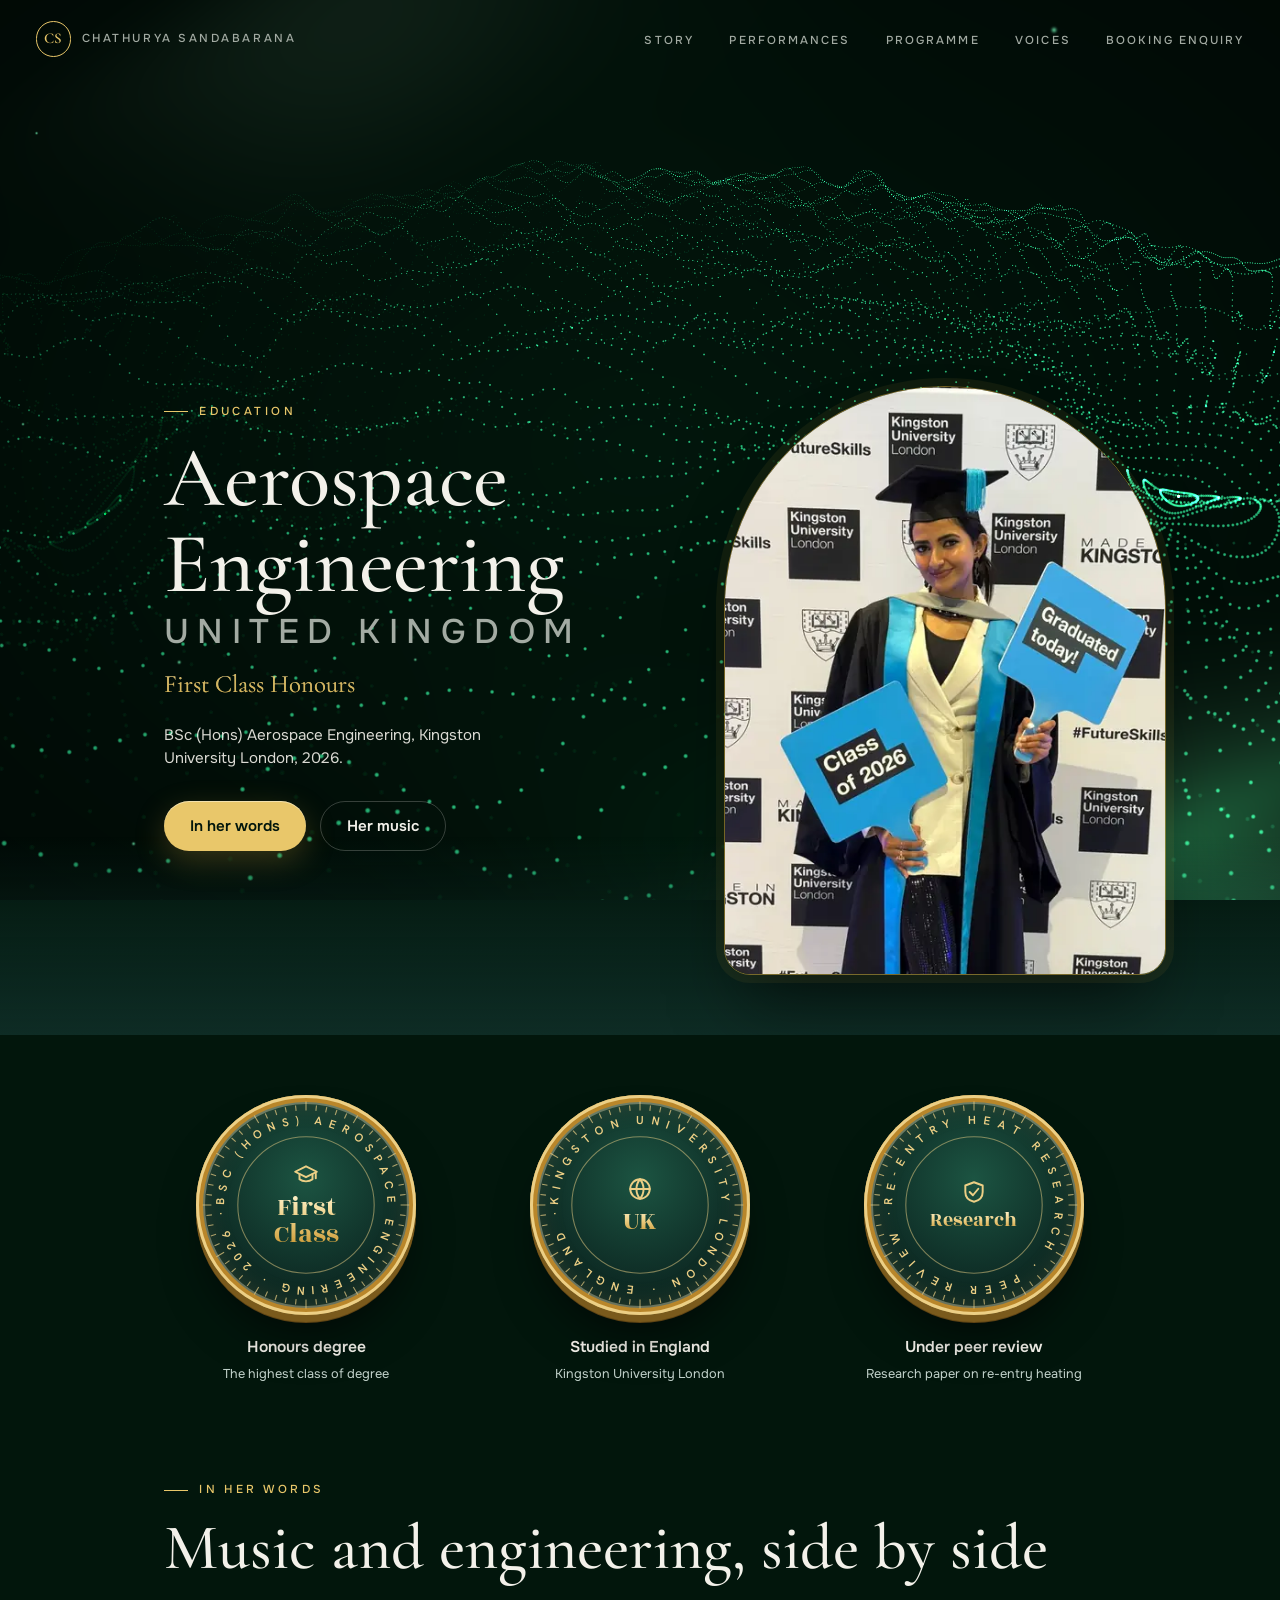
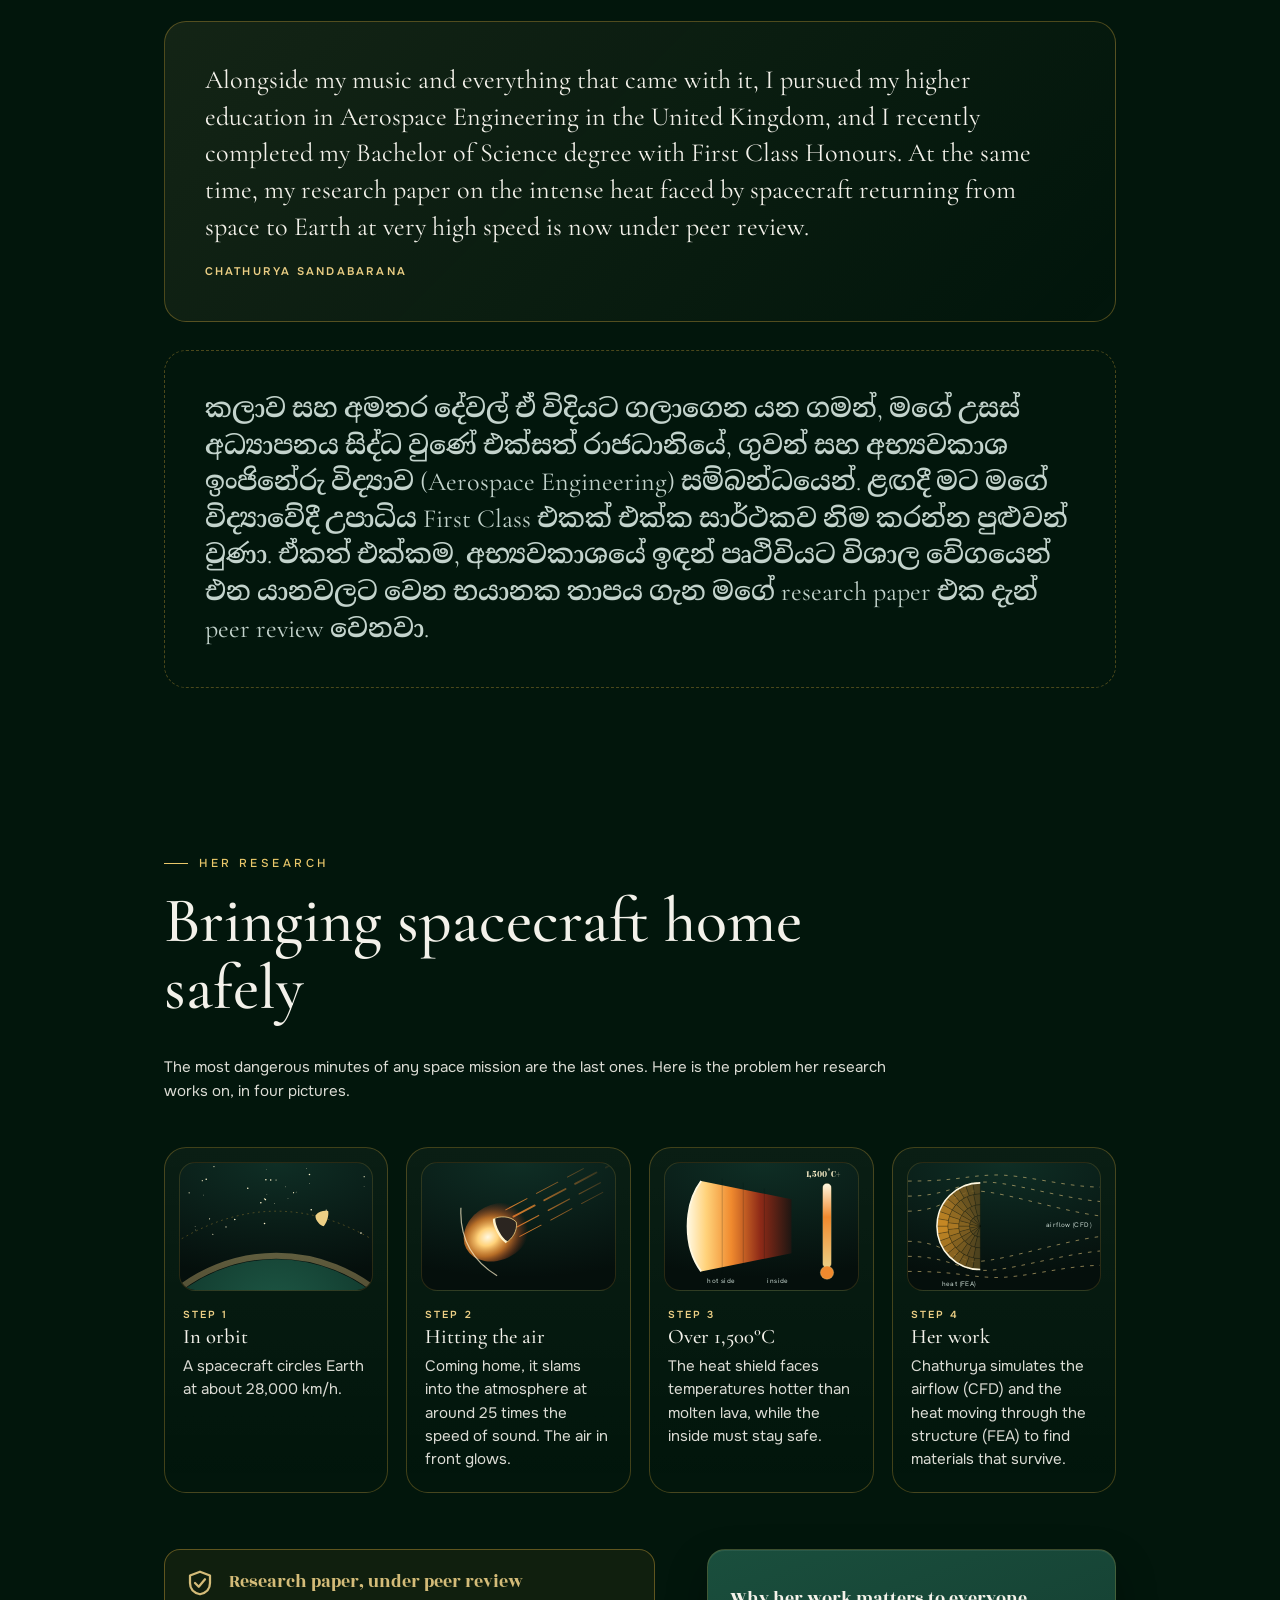
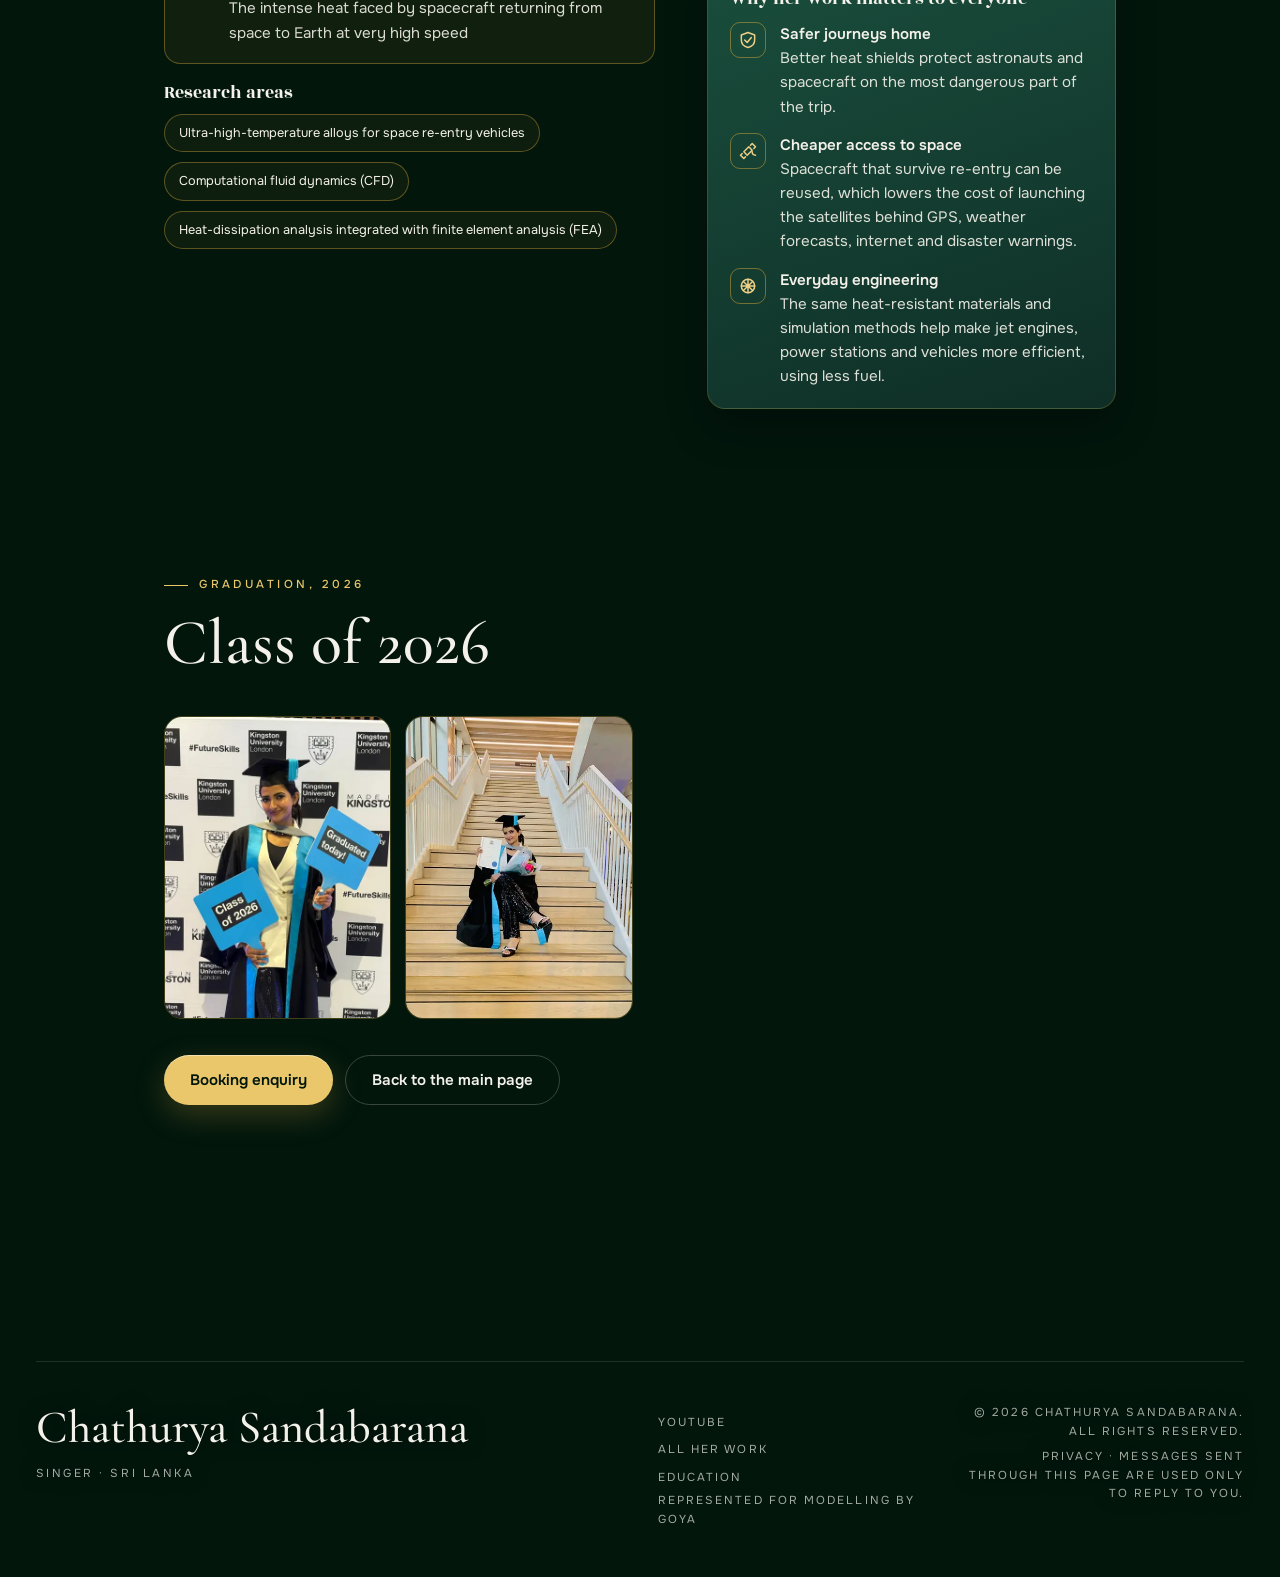
<file: education.html>
<!doctype html>
<html lang="en">
<head>
<meta charset="utf-8">
<meta name="viewport" content="width=device-width, initial-scale=1, viewport-fit=cover">
<title>Education | Chathurya Sandabarana</title>
<meta name="description" content="Chathurya Sandabarana graduated in Aerospace Engineering in the United Kingdom with First Class Honours.">
<link rel="canonical" href="https://chathurya.caeleon.net/education.html">
<meta property="og:type" content="website"><meta property="og:url" content="https://chathurya.caeleon.net/education.html"><meta property="og:title" content="Education | Chathurya Sandabarana">
<meta property="og:description" content="Chathurya Sandabarana graduated in Aerospace Engineering in the United Kingdom with First Class Honours."><meta property="og:image" content="https://chathurya.caeleon.net/assets/share.jpg">
<meta name="twitter:card" content="summary_large_image"><meta name="theme-color" content="#02160c">
<link rel="icon" href="assets/icon.png">
<meta name="site-collector" content="">

<link rel="preload" href="assets/fonts/anton-latin-400-normal.woff2" as="font" type="font/woff2" crossorigin>
<link rel="preload" href="assets/fonts/onest-latin-400-normal.woff2" as="font" type="font/woff2" crossorigin>
<link rel="preload" href="assets/fonts/cormorant-garamond-latin-500-normal.woff2" as="font" type="font/woff2" crossorigin>
<style>@font-face{font-family:"Rozha One";src:url(assets/fonts/rozha-one-latin-400-normal.woff2) format("woff2");font-display:swap}
@font-face{font-family:"Hanken Grotesk";src:url(assets/fonts/hanken-grotesk-latin-400-normal.woff2) format("woff2");font-weight:400;font-display:swap}
@font-face{font-family:"Hanken Grotesk";src:url(assets/fonts/hanken-grotesk-latin-500-normal.woff2) format("woff2");font-weight:500;font-display:swap}
@font-face{font-family:"Hanken Grotesk";src:url(assets/fonts/hanken-grotesk-latin-600-normal.woff2) format("woff2");font-weight:600;font-display:swap}
@font-face{font-family:"Noto Serif Sinhala";src:url(assets/fonts/noto-serif-sinhala-sinhala-600-normal.woff2) format("woff2");font-weight:100 900;font-display:swap;unicode-range:U+0D80-0DFF,U+200C-200D}
@font-face{font-family:"Noto Sans Sinhala";src:url(assets/fonts/noto-sans-sinhala-sinhala-400-normal.woff2) format("woff2");font-display:swap;unicode-range:U+0D80-0DFF,U+200C-200D}
:root{--night:#0C241F;--deep:#103129;--dress:#1C5442;--brass:#D4A53A;--gold:#ECCF85;--pearl:#F4F2EA;--mist:#B9CBC3;
--display:"Rozha One","Noto Serif Sinhala",Georgia,serif;--body:"Hanken Grotesk","Noto Sans Sinhala","Iskoola Pota",system-ui,sans-serif}
*{box-sizing:border-box;margin:0;padding:0}
html{scroll-behavior:smooth;scroll-padding-top:70px}
@media (prefers-reduced-motion:reduce){html{scroll-behavior:auto}*{animation:none!important;transition:none!important}}
body{background:var(--night);color:var(--pearl);font-family:var(--body);font-size:1.0625rem;line-height:1.65;-webkit-font-smoothing:antialiased;overflow-x:hidden}
img{display:block;max-width:100%;height:auto}
a{color:var(--gold)}
button{font:inherit;color:inherit;background:none;border:0;cursor:pointer;text-align:inherit}
:focus-visible{outline:3px solid var(--gold);outline-offset:3px;border-radius:6px}
[lang=si]{font-family:"Noto Sans Sinhala","Iskoola Pota",var(--body)}
.wrap{width:min(1160px,100% - 32px);margin-inline:auto}
h2{font-family:var(--display);font-weight:400;font-size:clamp(2.2rem,5vw,3.6rem);line-height:1.05}
.h3,h3{font-family:var(--display);font-weight:400;line-height:1.15}
h4{font-family:var(--display);font-weight:400;font-size:1.3rem;line-height:1.2}
.kicker,.label,.when{color:var(--gold);font-weight:500;font-size:.95rem;display:block}
.ico{width:1.2em;height:1.2em;flex:none}
.link{color:var(--gold);font-weight:600;text-decoration:underline;text-underline-offset:3px;display:inline-flex;gap:8px;align-items:center;min-height:44px}
.muted{color:var(--mist)}
.btn{display:inline-flex;align-items:center;justify-content:center;gap:10px;min-height:50px;padding:0 26px;border-radius:999px;font-weight:600;text-decoration:none;transition:transform .25s,box-shadow .25s,border-color .25s,color .25s}
.btn.primary{background:linear-gradient(180deg,#E8C567,#C99A30);color:#14251F;box-shadow:0 10px 30px rgba(212,165,58,.25),inset 0 1px 0 rgba(255,255,255,.45)}
.btn.primary:hover{transform:translateY(-2px)}
.btn.ghost{color:var(--pearl);border:1.5px solid rgba(244,242,234,.4)}
.btn.ghost:hover{border-color:var(--brass);color:var(--gold)}

/* header */
.bar{position:fixed;inset:0 0 auto;z-index:20;transition:background .3s}
.bar.solid{background:rgba(12,36,31,.82);backdrop-filter:blur(14px);-webkit-backdrop-filter:blur(14px);border-bottom:1px solid rgba(212,165,58,.15)}
.bar .wrap{display:flex;justify-content:space-between;align-items:center;padding-block:14px}
.mark{font-family:var(--display);font-size:1.35rem;color:var(--pearl);text-decoration:none}
.bar nav{display:flex;gap:22px;align-items:center}
.bar nav a{color:var(--mist);text-decoration:none;font-weight:500}
.bar nav a:hover{color:var(--pearl)}
.bar nav a.cta{color:#14251F;background:var(--gold);padding:8px 18px;border-radius:999px;font-weight:600}
@media (max-width:420px){.bar nav a.hide-xs{display:none}}

/* hero */
.hero{position:relative;min-height:100svh;display:grid;align-items:end;overflow:hidden;isolation:isolate;background:radial-gradient(90% 70% at 72% 45%,#1D5141 0%,#123A30 35%,var(--night) 75%)}
#waves{position:absolute;inset:0;width:100%;height:100%;z-index:-1}
.hero::after{content:"";position:absolute;inset:auto 0 0;height:22vh;background:linear-gradient(transparent,var(--night));z-index:-1}
.hero-grid{display:grid;grid-template-columns:minmax(0,1.15fr) minmax(0,.85fr);align-items:end;padding-top:110px}
.intro{position:relative;z-index:2;padding-bottom:12vh}
.name{font-family:var(--display);font-weight:400;line-height:.9;font-size:clamp(4rem,7.4vw,7rem);text-shadow:0 18px 40px rgba(0,0,0,.35)}
.name span{display:block}
.name span+span{background:linear-gradient(180deg,#F3D98F 0%,#D4A53A 55%,#B4852A 100%);-webkit-background-clip:text;background-clip:text;-webkit-text-fill-color:transparent;text-shadow:none}
.lede{max-width:36ch;color:var(--mist);font-size:1.15rem;margin-top:26px;line-height:1.55}
.lede strong{color:var(--pearl);font-weight:500;display:block}
.actions{display:flex;gap:14px;flex-wrap:wrap;margin-top:30px}
.stage{justify-self:end;align-self:end;perspective:1200px}
.portrait{height:min(74svh,640px);width:auto;max-width:none;filter:drop-shadow(0 40px 60px rgba(0,0,0,.55)) drop-shadow(0 0 40px rgba(212,165,58,.12));transition:transform .6s cubic-bezier(.2,.7,.1,1)}
@media (prefers-reduced-motion:no-preference){.name span{animation:rise 1s cubic-bezier(.2,.7,.1,1) both}.name span+span{animation-delay:.12s}.lede,.actions{animation:fade .9s .45s both}.stage{animation:settle 1.3s .1s cubic-bezier(.2,.7,.1,1) both}
@keyframes rise{from{opacity:0;transform:translateY(.35em)}}@keyframes fade{from{opacity:0}}@keyframes settle{from{opacity:0;transform:translateY(50px)}}}
@media (max-width:860px){.hero{align-items:start}.hero-grid{grid-template-columns:1fr;padding-top:88px}.intro{padding-bottom:0}.name{font-size:clamp(2.8rem,13.4vw,5.6rem)}.stage{justify-self:center;margin-top:22px}.portrait{height:auto;width:min(92vw,440px);max-width:100%}}

/* next performance */
.next{position:relative;z-index:3;margin-top:-56px}
.next .card{display:grid;grid-template-columns:auto 1fr auto;gap:22px;align-items:center;padding:22px 26px;border-radius:22px;background:linear-gradient(135deg,rgba(236,207,133,.16),rgba(28,84,66,.88) 45%);border:1px solid rgba(212,165,58,.45);box-shadow:0 30px 60px rgba(0,0,0,.45),inset 0 1px 0 rgba(255,255,255,.1);backdrop-filter:blur(10px);-webkit-backdrop-filter:blur(10px)}
.date{width:74px;text-align:center;border-radius:14px;overflow:hidden;background:var(--pearl);color:#14251F;box-shadow:0 10px 22px rgba(0,0,0,.35)}
.date b{display:block;background:#B5322F;color:#fff;font-size:.8rem;font-weight:600;padding:4px 0}
.date span{display:block;font-family:var(--display);font-size:2rem;line-height:1.1;padding:4px 0 6px}
.next h3{font-size:clamp(1.5rem,3vw,2.1rem)}
.next p{color:var(--mist);display:flex;gap:8px;align-items:center;flex-wrap:wrap}
.next.past{display:none}
@media (max-width:860px){.next{margin-top:24px}.next .card{grid-template-columns:auto 1fr}.next .card .btn{grid-column:1/-1}}

/* music */
.music{padding-block:clamp(80px,11vw,130px);background:linear-gradient(180deg,var(--night),var(--deep))}
.music-grid{display:grid;grid-template-columns:minmax(0,1.45fr) minmax(0,.9fr);gap:clamp(28px,5vw,64px);align-items:center}
.music h2{margin:6px 0 16px}
.music p{color:#D8E2DC;max-width:44ch}
.music .links{margin-top:24px}
@media (max-width:860px){.music-grid{grid-template-columns:1fr}}

/* video facade */
.facade{position:relative;display:block;width:100%;aspect-ratio:16/9;border-radius:20px;overflow:hidden;background:#0A1F1A;box-shadow:0 40px 80px rgba(0,0,0,.5),0 0 0 1px rgba(212,165,58,.35)}
.facade img{position:absolute;inset:0;width:100%;height:100%;object-fit:cover;transition:transform .6s}
.facade::after{content:"";position:absolute;inset:0;background:linear-gradient(180deg,rgba(12,36,31,0) 50%,rgba(12,36,31,.8));pointer-events:none}
.facade .play{position:absolute;z-index:2;left:50%;top:50%;width:76px;height:76px;margin:-38px 0 0 -38px;border-radius:50%;display:grid;place-items:center;background:linear-gradient(180deg,#EDCB72,#C99A30);color:#14251F;box-shadow:0 14px 34px rgba(0,0,0,.45),0 0 0 10px rgba(212,165,58,.18);transition:transform .3s}
.facade .play svg{width:28px;height:28px;margin-left:4px}
.facade .cap{position:absolute;z-index:2;left:20px;right:20px;bottom:14px;font-weight:500;text-shadow:0 2px 10px rgba(0,0,0,.6)}
.facade:hover img{transform:scale(1.04)}.facade:hover .play{transform:scale(1.08)}
.facade iframe,.facade video{position:absolute;inset:0;width:100%;height:100%;border:0;background:#000;z-index:3}
.facade.small{border-radius:14px;margin-top:14px;box-shadow:0 18px 40px rgba(0,0,0,.4),0 0 0 1px rgba(212,165,58,.25)}
.facade.small .play{width:56px;height:56px;margin:-28px 0 0 -28px}.facade.small .play svg{width:22px;height:22px}

/* press */
.press{padding-block:8px 40px;background:var(--deep)}
.press-card{display:grid;grid-template-columns:130px 1fr;gap:22px;align-items:center;padding:22px;border-radius:22px;background:linear-gradient(160deg,#17463A,#0F2C25);border:1px solid rgba(212,165,58,.4)}
.press-img img{border-radius:8px;box-shadow:0 10px 24px rgba(0,0,0,.45)}
.press h2{font-size:clamp(1.3rem,3vw,1.9rem);margin:4px 0}
.press .tr{color:var(--mist)}
@media (min-width:700px){.press-card{grid-template-columns:200px 1fr;padding:28px 32px;gap:32px}}

/* about */
.about{padding-block:clamp(80px,11vw,130px);background:linear-gradient(180deg,var(--deep),var(--night))}
.about-grid{display:grid;grid-template-columns:1fr 1.4fr;gap:clamp(32px,6vw,90px);align-items:start}
.about p{max-width:60ch;color:#D8E2DC;font-size:1.1rem}.about p+p{margin-top:1.1em}
.facts{list-style:none;display:grid;gap:10px;margin-top:28px}
.facts li{padding:12px 16px 12px 44px;position:relative;border-radius:14px;background:rgba(255,255,255,.05);border:1px solid rgba(212,165,58,.25)}
.facts li::before{content:"";position:absolute;left:18px;top:1.15em;width:10px;height:10px;border-radius:50%;background:var(--brass)}
@media (max-width:860px){.about-grid{grid-template-columns:1fr}}

/* performances + tabs */
.perf{padding-block:clamp(80px,11vw,140px);background:var(--deep)}
.perf .sub{color:var(--mist);margin:10px 0 32px}
.tablist{display:flex;gap:10px;flex-wrap:wrap;margin-bottom:30px}
.tab{font-weight:500;font-size:1rem;color:var(--mist);padding:12px 22px;border-radius:999px;border:1px solid rgba(175,195,186,.28);background:linear-gradient(180deg,rgba(255,255,255,.07),rgba(255,255,255,.01));box-shadow:0 6px 18px rgba(0,0,0,.25),inset 0 1px 0 rgba(255,255,255,.08);transition:color .25s,border-color .25s,transform .25s;white-space:nowrap}
.tab:hover{color:var(--pearl);border-color:rgba(212,165,58,.6);transform:translateY(-1px)}
.tab[aria-selected=true]{color:#14251F;border-color:transparent;background:linear-gradient(180deg,#EDCB72,#C99A30);box-shadow:0 12px 30px rgba(212,165,58,.28),inset 0 1px 0 rgba(255,255,255,.5)}
@media (max-width:860px){.tablist{flex-wrap:nowrap;overflow-x:auto;scrollbar-width:none;margin-inline:-16px;padding:4px 16px 10px}.tablist::-webkit-scrollbar{display:none}}
.panel{display:grid;grid-template-columns:minmax(0,.9fr) minmax(0,1.1fr);gap:clamp(28px,5vw,64px);align-items:start;padding:clamp(22px,4vw,52px);border-radius:28px;background:linear-gradient(145deg,rgba(255,255,255,.075),rgba(255,255,255,.015) 60%);border:1px solid rgba(255,255,255,.09);box-shadow:0 40px 80px rgba(0,0,0,.35),inset 0 1px 0 rgba(255,255,255,.08)}
.panel[hidden]{display:none}
.panel:has(> .wide){grid-template-columns:1fr}
@media (max-width:860px){.panel{grid-template-columns:1fr}}
@media (prefers-reduced-motion:no-preference){.panel.enter{animation:panelIn .5s cubic-bezier(.2,.7,.1,1)}@keyframes panelIn{from{opacity:0;transform:translateY(14px)}}}
.panel h3{font-size:clamp(1.9rem,3.4vw,2.6rem);color:var(--gold);margin-bottom:14px}
.lead p{color:#D8E2DC;max-width:48ch}.lead p+p{margin-top:1em}
.items{display:grid;gap:16px}
.item{display:block;width:100%;padding:20px 22px;border-radius:18px;background:linear-gradient(160deg,rgba(28,84,66,.92),rgba(16,49,41,.92));border:1px solid rgba(212,165,58,.22);box-shadow:0 18px 40px rgba(0,0,0,.3),inset 0 1px 0 rgba(255,255,255,.07)}
.item h4{margin:2px 0 4px}
.item p{color:var(--mist);font-size:.98rem}
.badge{display:block;font-size:.88rem;color:var(--gold);margin-top:6px}
.upcoming{display:inline-block;background:var(--gold);color:#14251F!important;font-weight:600;border-radius:999px;padding:1px 10px;font-size:.82rem;margin-top:6px;align-self:flex-start}

/* singing */
.rep{margin-top:26px}
.rep h4{color:var(--pearl);margin:18px 0 10px}
.songs{list-style:none;display:flex;flex-wrap:wrap;gap:8px}
.songs li{padding:6px 14px;border-radius:999px;border:1px solid rgba(212,165,58,.35);font-size:.95rem}
.avail{margin-top:14px;color:var(--mist)!important}

/* handawaka timeline */
.hhead{display:flex;flex-wrap:wrap;gap:6px 24px;align-items:baseline;margin-bottom:22px}
.hhead h3{margin:0}.hhead p{color:var(--mist)}
.htimeline{list-style:none;display:grid;grid-template-columns:repeat(5,1fr);gap:18px;position:relative;margin-bottom:56px}
.htimeline::before{content:"";position:absolute;left:20px;right:20px;top:20px;height:2px;background:linear-gradient(90deg,var(--brass),rgba(212,165,58,.25))}
.hstep{position:relative}
.hbtn{display:flex;flex-direction:column;width:100%;text-align:left}
.hnum{position:relative;z-index:1;width:42px;height:42px;border-radius:50%;display:grid;place-items:center;background:var(--night);border:2px solid var(--brass);color:var(--gold);font-family:var(--display);font-size:1.3rem;margin-bottom:14px}
.hnum svg{width:20px;height:20px}
.hcover{width:100%;aspect-ratio:4/5;object-fit:cover;border-radius:16px;box-shadow:0 22px 44px rgba(0,0,0,.45),0 0 0 1px rgba(212,165,58,.35);transition:transform .35s}
.hbtn:hover .hcover{transform:translateY(-4px)}
.hcover.blank{display:grid;place-content:center;text-align:center;background:linear-gradient(160deg,#17463A,#0F2C25);border:1.5px dashed rgba(212,165,58,.6);box-shadow:none}
.hcover.blank b{color:var(--gold);font-weight:600}.hcover.blank span{font-family:var(--display);font-size:3rem;line-height:1}
.htext{display:flex;flex-direction:column;margin-top:12px}
.htext strong{font-family:var(--display);font-weight:400;font-size:1.45rem;line-height:1.2}
.htext>span{color:var(--mist);font-size:.95rem}
.htext .badge{color:var(--gold)}
@media (max-width:860px){
 .htimeline{grid-template-columns:1fr;gap:26px;padding-left:58px}
 .htimeline::before{left:20px;right:auto;top:20px;bottom:20px;width:2px;height:auto;background:linear-gradient(180deg,var(--brass),rgba(212,165,58,.25))}
 .hnum{position:absolute;left:-58px;top:0;margin:0}
 .hcover{aspect-ratio:4/3}}
.sub-h{font-size:clamp(1.7rem,3vw,2.2rem)!important;color:var(--pearl)!important;margin-bottom:4px!important}
.clist{list-style:none;display:grid;grid-template-columns:1fr 1fr;gap:16px;margin-top:20px}
@media (max-width:760px){.clist{grid-template-columns:1fr}}
.item.feature{display:grid;grid-template-columns:150px 1fr;gap:18px;align-items:center;text-align:left;padding:14px;height:100%}
.ccover{width:150px;aspect-ratio:4/5;object-fit:cover;border-radius:10px;box-shadow:0 12px 26px rgba(0,0,0,.4)}
.ccover.blank{display:grid;place-items:center;color:var(--brass);background:#0A1F1A}.ccover.blank svg{width:40px;height:40px}
.ctext{display:flex;flex-direction:column}
.ctext strong{font-family:var(--display);font-weight:400;font-size:1.3rem;line-height:1.2;margin:2px 0}
.ctext .where{color:var(--mist);font-size:.95rem}
.ctext .with{color:var(--mist);font-size:.9rem;margin-top:4px}
button.item.feature:hover{border-color:rgba(212,165,58,.6)}
@media (max-width:420px){.item.feature{grid-template-columns:110px 1fr}.ccover{width:110px}}

/* the voice */
.global{display:flex;gap:14px;align-items:flex-start;margin-top:22px;padding:18px 20px;border-radius:16px;background:linear-gradient(135deg,rgba(236,207,133,.18),rgba(236,207,133,.04));border:1px solid rgba(212,165,58,.5)}
.global .ico{width:26px;height:26px;color:var(--gold);margin-top:2px}
.global p{color:#E6EDE9}.global strong{color:var(--gold);font-weight:600;display:block;margin-bottom:4px}
.quote{margin-top:18px;padding-left:18px;border-left:3px solid var(--brass);color:#E6EDE9;font-size:1.05rem;font-style:italic;max-width:46ch}
.quote cite{display:block;margin-top:8px;font-style:normal;color:var(--gold);font-size:.92rem}
.coach{margin-top:26px;padding:20px;border-radius:18px;border:1px solid rgba(212,165,58,.3);background:rgba(0,0,0,.15)}
.coach h4{color:var(--gold)}
.coach>p{margin:8px 0;font-size:.98rem}
.coach ul{list-style:none;display:grid;gap:8px}.coach li{font-style:italic;border-left:3px solid var(--brass);padding-left:12px;color:#DCE5E0}
.timeline{list-style:none;display:grid;gap:14px;position:relative;padding-left:26px;border-left:2px solid rgba(212,165,58,.5);margin-left:8px}
.step{position:relative}
.step::before{content:"";position:absolute;left:-35px;top:24px;width:16px;height:16px;border-radius:50%;background:var(--night);border:3px solid var(--brass)}
.step.hl::before{background:var(--gold)}
.tcard{display:grid;grid-template-columns:110px 1fr;gap:16px;width:100%;text-align:left;padding:12px;border-radius:16px;background:linear-gradient(160deg,rgba(28,84,66,.92),rgba(16,49,41,.92));border:1px solid rgba(212,165,58,.25);box-shadow:0 14px 30px rgba(0,0,0,.3)}
.step.hl .tcard{border-color:var(--gold)}
.tthumb{width:110px;height:110px;object-fit:cover;border-radius:10px;background:#0A1F1A}
.ttext{display:flex;flex-direction:column}
.round{color:var(--gold);font-weight:500;font-size:.92rem}
.ttext strong{font-family:var(--display);font-weight:400;font-size:1.35rem;line-height:1.2;margin:2px 0}
.meta{color:var(--mist);font-size:.95rem}

/* film + education */
.filmcard{display:grid;grid-template-columns:160px 1fr;gap:20px;align-items:start}
.fposter{border-radius:10px;box-shadow:0 12px 26px rgba(0,0,0,.4)}
@media (max-width:480px){.filmcard{grid-template-columns:1fr}.filmcard button{max-width:220px}}
.edu{position:relative;overflow:hidden}
.edu-bg{position:absolute;right:-60px;top:-40px;width:min(560px,120%);opacity:.8;pointer-events:none;z-index:0}
.edu>*:not(.edu-bg){position:relative;z-index:1}
.edu .cls{color:var(--gold)!important;font-weight:600}
.edu h4{color:var(--pearl);margin:18px 0 8px}
.areas{margin-left:20px;color:var(--mist)}
.gradbtn{padding:10px}.gradbtn img{border-radius:12px;width:100%;max-height:460px;object-fit:cover;object-position:center 30%}
.why{list-style:none;display:grid;gap:14px;margin-top:12px}
.why li{display:flex;gap:14px;align-items:flex-start}
.why .ico{width:36px;height:36px;color:var(--gold);padding:7px;border:1.5px solid rgba(212,165,58,.5);border-radius:10px}
.why strong{display:block}

/* invite */
.invite{padding-block:clamp(80px,11vw,140px);background:linear-gradient(180deg,var(--deep),var(--night))}
.icard{max-width:780px;margin-inline:auto;padding:clamp(24px,5vw,52px);border-radius:30px;background:radial-gradient(120% 140% at 100% 0%,rgba(212,165,58,.18),transparent 55%),linear-gradient(160deg,#17463A,#0F2C25);border:1px solid rgba(212,165,58,.4);box-shadow:0 40px 90px rgba(0,0,0,.45),inset 0 1px 0 rgba(255,255,255,.08)}
.icard .si{color:var(--gold);font-size:1.15rem;margin:6px 0 10px}
.icard>p{color:#D8E2DC}
form{display:grid;gap:14px;margin-top:22px}
label{display:grid;gap:6px;font-weight:500}
.req,.opt{font-weight:400;color:var(--mist);font-size:.85rem;margin-left:6px}
input,textarea{font:inherit;color:var(--pearl);background:rgba(0,0,0,.25);border:1.5px solid rgba(244,242,234,.28);border-radius:12px;padding:12px 14px;min-height:50px;width:100%}
input:focus,textarea:focus{border-color:var(--gold);outline:none}
input[type=date]{color-scheme:dark}
.two{display:grid;gap:14px}@media (min-width:560px){.two{grid-template-columns:1fr 1fr}}
.send{display:grid;gap:10px}@media (min-width:560px){.send{grid-template-columns:1fr 1fr}}
.err{color:#FFB4A8}.done{color:var(--gold)}
.person{margin-top:16px;color:var(--mist)}
.direct{display:flex;gap:10px;flex-wrap:wrap;margin-top:22px}
.direct a{display:inline-flex;gap:8px;align-items:center;min-height:46px;padding:0 18px;border-radius:999px;border:1px solid rgba(212,165,58,.45);color:var(--pearl);text-decoration:none}
.direct a:hover{border-color:var(--gold);color:var(--gold)}
footer{padding-block:36px;color:var(--mist);font-size:.92rem}
footer .wrap{display:flex;justify-content:space-between;gap:16px;flex-wrap:wrap}

/* lightbox */
dialog#lightbox{border:0;padding:0;width:100vw;height:100dvh;max-width:none;max-height:none;background:#050f0c;color:var(--pearl)}
dialog#lightbox::backdrop{background:rgba(0,0,0,.85)}
.lb-top{position:absolute;top:0;left:0;right:0;display:flex;justify-content:space-between;align-items:center;padding:10px 14px;z-index:2}
.lb-top button{width:50px;height:50px;display:grid;place-items:center;border-radius:50%;background:rgba(255,255,255,.12)}
.lb-track{display:flex;width:100%;height:calc(100% - 130px);margin-top:62px;overflow-x:auto;scroll-snap-type:x mandatory;scrollbar-width:none}
.lb-track::-webkit-scrollbar{display:none}
.lb-slide{flex:0 0 100%;scroll-snap-align:center;display:grid;place-items:center;padding:0 8px}
.lb-slide img,.lb-slide video{max-width:100%;max-height:100%;object-fit:contain}
.lb-slide .yt{width:min(100%,960px);aspect-ratio:16/9;position:relative}
.lb-slide .yt .facade{height:100%}
.lb-slide iframe{width:100%;height:100%;border:0}
.lb-cap{position:absolute;bottom:0;left:0;right:0;padding:8px 16px calc(14px + env(safe-area-inset-bottom));text-align:center;color:var(--mist);font-size:.95rem}
.lb-desc{display:block;color:var(--pearl);max-width:70ch;margin:0 auto 6px}
.lb-nav{position:absolute;top:50%;transform:translateY(-50%);width:52px;height:52px;border-radius:50%;background:rgba(255,255,255,.12);font-size:2rem;line-height:1;display:none}
.lb-nav.prev{left:12px}.lb-nav.next{right:12px}
@media (pointer:fine){.lb-nav{display:grid;place-items:center}}
.panel>*{min-width:0}
@media (max-width:860px){.panel{grid-template-columns:minmax(0,1fr)}}
.timeline,.step,.tcard{min-width:0;max-width:100%}
.tcard{grid-template-columns:96px minmax(0,1fr)}.tthumb{width:96px;height:96px}
@media (max-width:420px){.tcard{grid-template-columns:76px minmax(0,1fr);gap:12px}.tthumb{width:76px;height:76px}.timeline{padding-left:20px}.step::before{left:-29px}}
.tthumbw{display:block;width:96px;height:96px;border-radius:10px;overflow:hidden;background:linear-gradient(160deg,#1C5442,#0A1F1A)}
.tthumbw img{width:100%;height:100%}
@media (max-width:420px){.tthumbw{width:76px;height:76px}}
.ttext strong,.ctext strong,.htext strong{overflow-wrap:anywhere}

/* ---- scroll-darkening background: sections are transparent over a body colour set by JS ---- */
body{background:var(--bg,#0E2C25);transition:background-color .2s linear}
.music,.press,.about,.perf,.invite{background:transparent!important}
.hero{background:radial-gradient(90% 70% at 72% 45%,#1D5141 0%,#123A30 35%,transparent 75%)}
.hero::after{background:linear-gradient(transparent,var(--bg,#0E2C25))}
:root{--mist:#C3D3CC}

/* ---- highlights: big numbers ---- */
.highlights{padding-block:clamp(48px,7vw,80px) 8px}
.hl-grid{display:grid;grid-template-columns:repeat(4,1fr);gap:16px}
@media (max-width:900px){.hl-grid{grid-template-columns:1fr 1fr}}
.hl-tile{display:flex;flex-direction:column;gap:2px;padding:24px 22px;border-radius:22px;text-decoration:none;color:var(--pearl);
 background:linear-gradient(160deg,rgba(28,84,66,.55),rgba(8,24,20,.55));border:1px solid rgba(212,165,58,.35);position:relative;overflow:hidden;transition:transform .3s,border-color .3s}
.hl-tile:hover{transform:translateY(-4px);border-color:var(--gold)}
.hl-tile::before{content:"";position:absolute;inset:-1px;background:linear-gradient(120deg,transparent 40%,rgba(236,207,133,.18) 50%,transparent 60%);transform:translateX(-100%);pointer-events:none}
.hl-tile.in::before{animation:sheen 2.4s .3s ease-out}
.hl-tile .big{font-family:var(--display);line-height:1;font-size:clamp(1.9rem,4vw,2.6rem);background:linear-gradient(180deg,#F3D98F,#D4A53A 60%,#B4852A);-webkit-background-clip:text;background-clip:text;-webkit-text-fill-color:transparent;margin-bottom:8px}
.hl-tile .big.num{font-size:clamp(3.4rem,8vw,5rem)}
.hl-tile strong{font-size:1.1rem;font-weight:600}
.hl-tile span:last-child{color:var(--mist);font-size:.95rem}
.award{display:flex;gap:16px;align-items:center;margin-top:16px;padding:18px 22px;border-radius:20px;text-decoration:none;color:var(--pearl);
 background:linear-gradient(100deg,rgba(236,207,133,.22),rgba(236,207,133,.05) 60%);border:1px solid var(--brass)}
.award .ico{width:44px;height:44px;color:var(--gold);flex:none}
.award strong{display:block;font-family:var(--display);font-weight:400;font-size:clamp(1.3rem,3vw,1.7rem);line-height:1.2;color:var(--gold)}
.award span span{color:var(--mist)}
.hawards{display:inline-flex;gap:8px;align-items:center;color:#14251F;background:var(--gold);border-radius:999px;padding:4px 14px;font-weight:600;font-size:.92rem}
.hawards .ico{width:18px;height:18px}

/* ---- 3D gold wave dividers ---- */
.divider{position:relative;height:clamp(96px,12vw,150px);width:100%;margin:clamp(8px,2vw,24px) 0;pointer-events:none;
  -webkit-mask-image:linear-gradient(90deg,transparent,#000 18%,#000 82%,transparent);mask-image:linear-gradient(90deg,transparent,#000 18%,#000 82%,transparent)}
.divider canvas{display:block;width:100%;height:100%;opacity:0;clip-path:inset(0 50% 0 50%);transition:opacity 1.4s ease,clip-path 2.2s cubic-bezier(.3,.1,.1,1)}
.divider.in canvas{opacity:1;clip-path:inset(0 0 0 0)}
.divider .gem{position:absolute;left:50%;top:50%;width:11px;height:11px;margin:-6px 0 0 -6px;transform:rotate(45deg) scale(0);
  background:linear-gradient(135deg,#FFF3CC,#ECCF85 40%,#B9862A);box-shadow:0 0 0 4px rgba(14,30,25,.9),0 0 0 5px rgba(212,165,58,.55),0 0 22px 6px rgba(236,207,133,.35);transition:transform .9s 1.1s cubic-bezier(.3,1.6,.5,1)}
.divider.in .gem{transform:rotate(45deg) scale(1)}
@keyframes sheen{to{transform:translateX(100%)}}
h2.reveal{position:relative;padding-bottom:12px}
h2.reveal::after{content:"";position:absolute;left:0;bottom:0;height:1px;width:0;background:linear-gradient(90deg,#ECCF85,#D4A53A 60%,transparent);transition:width 1.2s cubic-bezier(.2,.7,.1,1)}
h2.reveal.in::after{width:min(180px,40%)}
@media (prefers-reduced-motion:reduce){.divider canvas{opacity:1;clip-path:none;transition:none}.divider .gem{transform:rotate(45deg);transition:none}h2.reveal::after{width:min(180px,40%)}}

.icard .soon{font-family:var(--display);font-size:clamp(1.3rem,3vw,1.7rem);color:var(--gold);border:1px solid rgba(212,165,58,.45);border-radius:14px;padding:22px 24px;margin:26px 0;text-align:center}

/* ---- fine luxury lattice texture ---- */
body::before{content:"";position:fixed;inset:0;z-index:-1;pointer-events:none;opacity:.55;
  background-image:url("data:image/svg+xml,%3Csvg xmlns='http://www.w3.org/2000/svg' width='26' height='26'%3E%3Cpath d='M13 0L26 13L13 26L0 13Z' fill='none' stroke='%23D4A53A' stroke-opacity='.09' stroke-width='.6'/%3E%3Ccircle cx='13' cy='13' r='.9' fill='%23ECCF85' fill-opacity='.12'/%3E%3C/svg%3E");
  -webkit-mask-image:radial-gradient(120% 90% at 50% 40%,#000 30%,rgba(0,0,0,.35));mask-image:radial-gradient(120% 90% at 50% 40%,#000 30%,rgba(0,0,0,.35))}

/* ---- luxury typography refinements ---- */
.kicker,.label{text-transform:uppercase;letter-spacing:.2em;font-size:.78rem;font-weight:600}
.divider+section{padding-top:clamp(40px,6vw,80px)!important}

/* ---- where she has performed ---- */
.places{padding-block:clamp(40px,7vw,90px) clamp(10px,2vw,20px)}
.pl-list{list-style:none;margin:28px 0 0;padding:0;display:flex;flex-wrap:wrap;gap:12px}
.pl a{display:flex;align-items:baseline;gap:12px;padding:14px 22px;border:1px solid rgba(212,165,58,.35);border-radius:999px;color:var(--pearl);text-decoration:none;
  background:linear-gradient(180deg,rgba(255,255,255,.03),rgba(255,255,255,0));transition:border-color .3s,background .3s,transform .3s}
.pl a:hover{border-color:var(--gold);transform:translateY(-2px)}
.pl span{font-family:var(--display);font-size:clamp(1.35rem,3.2vw,2rem);line-height:1.1}
.pl em{font-style:normal;font-size:.72rem;letter-spacing:.18em;text-transform:uppercase;color:var(--gold);font-weight:600;white-space:nowrap}
.pl.intl a{border-color:var(--gold);background:linear-gradient(135deg,rgba(236,207,133,.22),rgba(212,165,58,.06));box-shadow:0 0 0 1px rgba(236,207,133,.25) inset,0 10px 30px -12px rgba(212,165,58,.5)}
.pl.intl span{background:linear-gradient(180deg,#FFF3CC,#ECCF85 45%,#C9952E);-webkit-background-clip:text;background-clip:text;color:transparent}
.pl.soon a{border-style:dashed}

.si-t{font-family:inherit;font-style:normal;letter-spacing:0;text-transform:none}

/* ---- hero education chip ---- */
.edu-chip{display:inline-flex;align-items:center;gap:12px;margin:18px 0 6px;padding:10px 18px 10px 14px;border:1px solid rgba(212,165,58,.5);border-radius:999px;color:var(--gold);text-decoration:none;font-weight:600;font-size:.98rem;background:linear-gradient(135deg,rgba(236,207,133,.14),rgba(212,165,58,.03));transition:border-color .3s,transform .3s}
.edu-chip:hover{border-color:var(--gold);transform:translateY(-2px)}
.edu-chip .ico{width:22px;height:22px;flex:none}
.edu-chip b{font-size:1.3rem;line-height:1;margin-left:2px}
@media (prefers-reduced-motion:no-preference){.edu-chip{animation:fade .9s .55s both}}

/* ---- education page ---- */
.ehero{min-height:auto;padding-block:120px 60px}
.ehero .hero-grid{align-items:center}
.ename{font-family:var(--display);font-weight:400;font-size:clamp(2.6rem,6.4vw,5.4rem);line-height:1.02;margin:10px 0 0;color:var(--pearl)}
.ename span{display:block;font-size:.5em;color:var(--mist);margin-top:10px;letter-spacing:.02em}
.efirst{font-family:var(--display);font-size:clamp(2rem,4.6vw,3.6rem);line-height:1.1;margin:22px 0 6px;background:linear-gradient(180deg,#FFF3CC,#ECCF85 45%,#C9952E);-webkit-background-clip:text;background-clip:text;color:transparent}
.eframe{all:unset;cursor:zoom-in;display:block;border-radius:220px 220px 26px 26px;overflow:hidden;border:1px solid rgba(212,165,58,.55);box-shadow:0 0 0 8px rgba(212,165,58,.07),0 40px 70px -20px rgba(0,0,0,.6)}
.eframe:focus-visible{outline:2px solid var(--gold);outline-offset:6px}
.eportrait{display:block;width:min(440px,80vw);height:auto;aspect-ratio:3/4;object-fit:cover}
.hl-grid.e3{grid-template-columns:repeat(3,minmax(0,1fr))}
@media (max-width:860px){.hl-grid.e3{grid-template-columns:1fr}.ehero{padding-top:96px}.ehero .stage{justify-self:center;margin-top:30px}}
.words{padding-block:clamp(40px,7vw,90px)}
.wquote{margin:28px 0 0;padding:clamp(22px,4vw,40px);border:1px solid rgba(212,165,58,.35);border-radius:22px;background:linear-gradient(135deg,rgba(236,207,133,.08),rgba(255,255,255,0))}
.wquote p{margin:0;font-family:var(--display);font-size:clamp(1.25rem,2.6vw,1.8rem);line-height:1.45;color:var(--pearl)}
.wquote cite{display:block;margin-top:18px;font-style:normal;color:var(--gold);font-size:.78rem;letter-spacing:.2em;text-transform:uppercase;font-weight:600}
.wquote.si-q{border-style:dashed;background:none}
.wquote.si-q p{font-family:"Noto Sans Sinhala",var(--body);font-size:clamp(1.02rem,1.9vw,1.2rem);line-height:1.9;color:var(--mist)}
.eresearch{padding-block:clamp(40px,7vw,90px)}
.er-grid{display:grid;grid-template-columns:minmax(0,1.2fr) minmax(0,1fr);gap:clamp(24px,4vw,56px);align-items:start}
@media (max-width:860px){.er-grid{grid-template-columns:1fr}}
.paper{display:flex;gap:14px;align-items:flex-start;padding:18px 20px;border-radius:16px;border:1px solid rgba(212,165,58,.45);background:rgba(212,165,58,.08)}
.paper .ico{width:30px;height:30px;color:var(--gold);flex:none}
.paper strong{display:block;color:var(--gold);font-family:var(--display);font-weight:400;font-size:1.25rem}
.egallery{padding-block:clamp(40px,7vw,90px) clamp(80px,10vw,130px)}
.eg-grid{display:grid;grid-template-columns:repeat(4,minmax(0,1fr));gap:14px;margin-top:28px}
@media (max-width:860px){.eg-grid{grid-template-columns:repeat(2,minmax(0,1fr))}}
.eg-item{all:unset;cursor:zoom-in;display:block;border-radius:18px;overflow:hidden;border:1px solid rgba(212,165,58,.3);aspect-ratio:3/4;transition:transform .4s,border-color .4s}
.eg-item:hover{transform:translateY(-4px);border-color:var(--gold)}
.eg-item:focus-visible{outline:2px solid var(--gold);outline-offset:4px}
.eg-item img{width:100%;height:100%;object-fit:cover;display:block}
.eback{display:flex;flex-wrap:wrap;gap:12px;margin-top:36px}

/* ---- 3D milestone cards ---- */
.ms-stage{display:grid;grid-template-columns:repeat(4,minmax(0,1fr));gap:clamp(14px,2vw,24px);margin-top:clamp(36px,5vw,64px);perspective:1100px}
@media (max-width:980px){.ms-stage{grid-template-columns:repeat(2,minmax(0,1fr))}}
@media (max-width:520px){.ms-stage{grid-template-columns:1fr}}
.ms{--rx:0deg;--ry:0deg;display:block;text-decoration:none;color:var(--pearl);transform-style:preserve-3d;
  transform:rotateX(var(--rx)) rotateY(var(--ry));transition:transform .5s cubic-bezier(.2,.7,.1,1)}
.ms-in{position:relative;display:flex;flex-direction:column;min-height:250px;padding:26px 24px 24px;border-radius:24px;transform-style:preserve-3d;overflow:hidden;
  background:linear-gradient(155deg,rgba(236,207,133,.16),rgba(20,60,48,.55) 38%,rgba(6,20,16,.85));
  border:1px solid rgba(212,165,58,.45);box-shadow:0 1px 0 rgba(255,243,204,.25) inset,0 30px 60px -28px rgba(0,0,0,.8),0 0 0 1px rgba(0,0,0,.2)}
.ms-in::before{content:"";position:absolute;inset:-40%;background:conic-gradient(from 200deg,transparent 0 70%,rgba(255,243,204,.16) 80%,transparent 90%);animation:msspin 9s linear infinite;pointer-events:none}
.ms-in::after{content:"";position:absolute;inset:0;border-radius:inherit;background:radial-gradient(120% 70% at var(--gx,30%) var(--gy,0%),rgba(255,243,204,.18),transparent 55%);pointer-events:none}
.ms-ico{width:52px;height:52px;border-radius:16px;display:grid;place-items:center;color:#14251F;background:linear-gradient(145deg,#FFF3CC,#ECCF85 45%,#B9862A);
  box-shadow:0 10px 24px -8px rgba(212,165,58,.7);transform:translateZ(50px)}
.ms-ico .ico{width:26px;height:26px}
.ms-big{display:block;margin-top:auto;padding-top:26px;font-family:var(--display);font-size:clamp(2rem,3.4vw,2.7rem);line-height:1;transform:translateZ(36px);
  background:linear-gradient(180deg,#FFF3CC,#ECCF85 45%,#C9952E);-webkit-background-clip:text;background-clip:text;color:transparent}
.ms-big.n{font-size:clamp(3.6rem,6vw,4.8rem)}
.ms strong{display:block;margin-top:10px;font-size:1.06rem;transform:translateZ(24px)}
.ms-sub{display:block;margin-top:6px;color:var(--mist);font-size:.88rem;line-height:1.5;transform:translateZ(16px)}
.ms:hover .ms-in,.ms:focus-visible .ms-in{border-color:var(--gold)}
.ms:focus-visible{outline:none}.ms:focus-visible .ms-in{outline:2px solid var(--gold);outline-offset:4px}
@keyframes msspin{to{transform:rotate(360deg)}}
@media (prefers-reduced-motion:no-preference){
  .ms{opacity:0;transform:rotateX(-55deg) translateY(40px);transform-origin:50% 100%}
  .ms.in{opacity:1;transform:rotateX(var(--rx)) rotateY(var(--ry));transition:transform 1s cubic-bezier(.2,.8,.2,1),opacity .8s}
  .ms.in:nth-child(2){transition-delay:.12s}.ms.in:nth-child(3){transition-delay:.24s}.ms.in:nth-child(4){transition-delay:.36s}
  .ms.in.live{transition:transform .35s cubic-bezier(.2,.7,.1,1),opacity .8s;transition-delay:0s}}
@media (prefers-reduced-motion:reduce){.ms-in::before{animation:none}}
.about{overflow-x:clip}
.ms-stage.top{margin-top:0;margin-bottom:22px}
.ms-stage.e3{grid-template-columns:repeat(3,minmax(0,1fr));margin-top:0}@media (max-width:860px){.ms-stage.e3{grid-template-columns:1fr}}
.highlights{overflow-x:clip}
@media (max-width:520px){.ms-in{min-height:0;padding:20px 20px 22px}.ms-big{padding-top:16px}.ms-ico{width:44px;height:44px}}

/* ---- film card ---- */
.filmcard2{display:grid;grid-template-columns:minmax(0,1.1fr) minmax(0,1fr);gap:clamp(18px,3vw,36px);align-items:center}
@media (max-width:700px){.filmcard2{grid-template-columns:1fr}}
.fmain{all:unset;cursor:zoom-in;display:block;border-radius:180px 180px 22px 22px;overflow:hidden;border:1px solid rgba(212,165,58,.55);box-shadow:0 0 0 6px rgba(212,165,58,.07),0 30px 60px -24px rgba(0,0,0,.7)}
.fmain:focus-visible,.fthumb:focus-visible{outline:2px solid var(--gold);outline-offset:5px}
.fprofile{display:block;width:100%;height:auto;aspect-ratio:3/4;object-fit:cover;object-position:50% 20%}
.finfo{min-width:0}.finfo h4{font-size:clamp(1.4rem,2.2vw,1.8rem);overflow-wrap:anywhere}
.fthumbs{display:flex;gap:14px;margin-top:18px;flex-wrap:wrap}
.fthumb{all:unset;cursor:zoom-in;display:flex;flex-direction:column;gap:8px;width:calc(50% - 7px)}
.fthumb img{width:100%;aspect-ratio:3/4;object-fit:cover;object-position:50% 15%;border-radius:14px;border:1px solid rgba(212,165,58,.35);transition:transform .35s,border-color .35s}
.fthumb:hover img{transform:translateY(-3px);border-color:var(--gold)}
.fthumb span{font-size:.72rem;letter-spacing:.18em;text-transform:uppercase;color:var(--gold);font-weight:600}

/* ---- education medallions (coin seals) ---- */
.medals-sec{padding-block:clamp(30px,5vw,60px) clamp(10px,2vw,20px);overflow-x:clip}
.medals{display:grid;grid-template-columns:repeat(3,minmax(0,1fr));gap:clamp(20px,4vw,48px);text-align:center;perspective:900px}
@media (max-width:760px){.medals{grid-template-columns:1fr;gap:36px}}
.medal strong{display:block;margin-top:20px;font-size:1.1rem}
.medal>span{display:block;margin-top:4px;color:var(--mist);font-size:.9rem}
.coin{width:min(220px,62vw);aspect-ratio:1;margin:0 auto;transform-style:preserve-3d;border-radius:50%;
  box-shadow:0 7px 0 #7A5A1C,0 8px 0 #5E4314,0 30px 50px -18px rgba(0,0,0,.75)}
.coin-face{position:relative;width:100%;height:100%;border-radius:50%;display:grid;place-items:center;overflow:hidden;
  background:radial-gradient(circle at 50% 38%,#1C5442 0%,#0E2C25 58%,#081A15 100%);
  box-shadow:inset 0 0 0 3px #ECCF85,inset 0 0 0 7px #B9862A,inset 0 0 0 9px #FFF3CC55,inset 0 0 30px rgba(236,207,133,.25)}
.coin-face::after{content:"";position:absolute;inset:0;border-radius:50%;background:linear-gradient(115deg,transparent 35%,rgba(255,243,204,.28) 48%,transparent 60%);transform:translateX(-120%);animation:coinsheen 6s ease-in-out infinite}
.coin-ring{position:absolute;inset:0;width:100%;height:100%;animation:ringspin 40s linear infinite}
.ringtxt{fill:#ECCF85;font-size:10.5px;font-weight:600;letter-spacing:.12em;font-family:var(--body)}
.coin-mid{position:relative;display:flex;flex-direction:column;align-items:center;gap:6px;color:var(--gold)}
.coin-mid .ico{width:26px;height:26px}
.coin-mid b{font-family:var(--display);font-weight:400;font-size:clamp(1.5rem,2.6vw,1.9rem);line-height:1;max-width:120px;
  background:linear-gradient(180deg,#FFF3CC,#ECCF85 45%,#C9952E);-webkit-background-clip:text;background-clip:text;color:transparent}
@keyframes ringspin{to{transform:rotate(360deg)}}
@keyframes coinsheen{0%,60%{transform:translateX(-120%)}85%,100%{transform:translateX(120%)}}
@media (prefers-reduced-motion:no-preference){
  .medal .coin{transform:rotateY(-180deg) scale(.8);opacity:0}
  .medal.in .coin{transform:rotateY(0) scale(1);opacity:1;transition:transform 1.4s cubic-bezier(.2,.8,.2,1),opacity .6s}
  .medal.in:nth-child(2) .coin{transition-delay:.18s}.medal.in:nth-child(3) .coin{transition-delay:.36s}
  .medal .coin:hover{transform:rotateY(360deg);transition:transform 1.2s cubic-bezier(.3,.7,.2,1)}}
@media (prefers-reduced-motion:reduce){.coin-ring,.coin-face::after{animation:none}}

/* ---- re-entry journey illustrations ---- */
.er-head{max-width:760px}
.er-lede{font-size:clamp(1.05rem,1.6vw,1.2rem);color:var(--mist)}
.journey{list-style:none;padding:0;margin:clamp(28px,4vw,44px) 0 clamp(36px,5vw,56px);display:grid;grid-template-columns:repeat(4,minmax(0,1fr));gap:18px;counter-reset:j;position:relative}
@media (max-width:1080px){.journey{grid-template-columns:repeat(2,minmax(0,1fr))}}
@media (max-width:600px){.journey{grid-template-columns:1fr}}
.jstep{position:relative;padding:14px 14px 20px;border-radius:22px;border:1px solid rgba(212,165,58,.3);background:linear-gradient(180deg,rgba(255,255,255,.035),rgba(255,255,255,0))}
.jart{border-radius:16px;overflow:hidden;background:radial-gradient(120% 90% at 50% 0%,#0F2E25,#050F0C);border:1px solid rgba(212,165,58,.18)}
.art{display:block;width:100%;height:auto}
.jn{display:block;margin:16px 4px 2px;color:var(--gold);font-size:.72rem;letter-spacing:.2em;text-transform:uppercase;font-weight:600}
.jstep h3{margin:0 4px;font-family:var(--display);font-weight:400;font-size:1.45rem;color:var(--pearl)}
.jstep p{margin:6px 4px 0;color:var(--mist);font-size:.93rem;line-height:1.55}
.artlbl{fill:#C3D3CC;font-size:11px;font-family:var(--body);letter-spacing:.06em}
.artbig{fill:#FFF3CC;font-size:15px;font-family:var(--display)}
.tw{animation:twinkle 3s ease-in-out infinite}
.glow{transform-box:fill-box;transform-origin:30% 50%;animation:pulse 1.6s ease-in-out infinite}
.streaks path{stroke-dasharray:40 18;animation:streak .7s linear infinite}
.shock{animation:shock 1.6s ease-in-out infinite}
.mercury{transform-box:fill-box;transform-origin:50% 100%;animation:rise 3.2s cubic-bezier(.3,.7,.2,1) infinite alternate}
.flow{animation:flow 1.6s linear infinite}
@keyframes twinkle{50%{opacity:.25}}
@keyframes pulse{50%{transform:scale(1.08);opacity:.85}}
@keyframes streak{to{stroke-dashoffset:-58}}
@keyframes shock{50%{stroke-opacity:.25}}
@keyframes rise{from{transform:scaleY(.15)}to{transform:scaleY(1)}}
@keyframes flow{to{stroke-dashoffset:-32}}
@media (prefers-reduced-motion:reduce){.tw,.glow,.streaks path,.shock,.mercury,.flow{animation:none}}
.chips{list-style:none;padding:0;margin:10px 0 0;display:flex;flex-wrap:wrap;gap:10px}
.chips li{padding:8px 14px;border-radius:999px;border:1px solid rgba(212,165,58,.4);font-size:.9rem;color:var(--pearl);background:rgba(212,165,58,.06)}
.coin-mid b.long{font-size:clamp(1.15rem,1.9vw,1.4rem);max-width:none}
@media (max-width:760px){.coin{width:min(190px,54vw)}}
.tvclip{all:unset;cursor:pointer;position:relative;display:block;margin-top:14px;border-radius:16px;overflow:hidden;border:1px solid rgba(212,165,58,.35);aspect-ratio:16/9}
.tvclip img{width:100%;height:100%;object-fit:cover;display:block;transition:transform .5s}
.tvclip:hover img{transform:scale(1.04)}
.tvclip:focus-visible{outline:2px solid var(--gold);outline-offset:4px}
.tvclip .play{position:absolute;left:50%;top:50%;width:64px;height:64px;margin:-32px 0 0 -32px;border-radius:50%;display:grid;place-items:center;color:#14251F;background:linear-gradient(145deg,#FFF3CC,#ECCF85 45%,#B9862A);box-shadow:0 0 0 8px rgba(236,207,133,.18)}
.tvclip .play .ico{width:24px;height:24px;fill:currentColor}
.tvclip .badge{position:absolute;right:12px;bottom:12px;padding:4px 12px;border-radius:999px;background:rgba(6,20,16,.8);color:var(--gold);font-size:.75rem;letter-spacing:.14em;text-transform:uppercase;font-weight:600}

/* ---- contact: form + cards ---- */
.hp{position:absolute;left:-9999px;opacity:0}
.phone{display:grid;grid-template-columns:118px 1fr;gap:10px}
.phone select{min-height:50px;border-radius:12px;border:1px solid rgba(212,165,58,.4);background:#0B211B;color:var(--pearl);padding:0 10px;font:inherit}
.btn.big{min-height:58px;font-size:1.08rem;width:100%;justify-content:center}
.send{grid-template-columns:1fr}
.fine{margin:12px 0 0;color:var(--mist);font-size:.9rem}
.orcall{display:flex;align-items:center;gap:16px;margin:34px 0 22px;color:var(--mist);font-size:.82rem;letter-spacing:.18em;text-transform:uppercase}
.orcall::before,.orcall::after{content:"";flex:1;height:1px;background:linear-gradient(90deg,transparent,rgba(212,165,58,.5),transparent)}
.ccards{display:grid;gap:14px}@media (min-width:620px){.ccards{grid-template-columns:1fr 1fr}}
.ccard{display:flex;flex-direction:column;gap:4px;padding:20px 22px;border-radius:20px;border:1px solid rgba(212,165,58,.4);background:linear-gradient(155deg,rgba(236,207,133,.1),rgba(255,255,255,0))}
.crole{color:var(--gold);font-size:.74rem;letter-spacing:.18em;text-transform:uppercase;font-weight:600}
.crole-si{color:var(--mist);font-size:.9rem;margin-top:-2px}
.ccard strong{font-family:var(--display);font-weight:400;font-size:1.45rem;margin-top:6px;color:var(--pearl)}
.cnum{color:var(--pearl);font-size:1.05rem;letter-spacing:.02em}
.cbtns{display:flex;gap:10px;margin-top:12px}
.cbtns a{display:inline-flex;align-items:center;gap:8px;min-height:44px;padding:0 18px;border-radius:999px;color:#14251F;background:linear-gradient(145deg,#FFF3CC,#ECCF85 45%,#C9952E);text-decoration:none;font-weight:600;font-size:.95rem}
.cbtns a:last-child{background:none;color:var(--gold);border:1px solid rgba(212,165,58,.55)}
.cbtns .ico{width:18px;height:18px}
.icard .quiet{color:var(--mist);font-size:.92rem;margin-top:-6px}
.mitems{grid-column:1/-1}.mrow h4{margin:0}.mrow .credit{color:var(--gold);font-size:.85rem;letter-spacing:.06em;margin:4px 0 0}.mrow .eg-grid{margin-top:16px}
.mrow+.mrow{margin-top:34px}
.agency{display:flex;gap:10px;align-items:center;color:var(--pearl);margin:8px 0 12px}.agency .ico{width:20px;height:20px;color:var(--gold);flex:none}.agency strong{color:var(--gold);font-weight:600}
.agbtn{margin-bottom:16px}
.icard .howto{color:var(--gold);font-weight:500}
.mailline{margin-top:4px}.mailline a{color:var(--gold)}

.confirm{margin-top:24px;padding:clamp(22px,4vw,34px);border-radius:22px;border:1px solid var(--gold);background:linear-gradient(155deg,rgba(236,207,133,.16),rgba(255,255,255,0));outline:none}
.confirm .tick{display:grid;place-items:center;width:52px;height:52px;border-radius:50%;font-size:1.6rem;font-weight:700;color:#14251F;background:linear-gradient(145deg,#FFF3CC,#ECCF85 45%,#C9952E);box-shadow:0 0 0 8px rgba(236,207,133,.15)}
.confirm h3{font-family:var(--display);font-weight:400;font-size:clamp(1.4rem,3vw,1.8rem);margin:18px 0 6px;color:var(--pearl)}
.confirm p{color:#D8E2DC;margin:6px 0}
.confirm dl{display:grid;grid-template-columns:auto 1fr;gap:6px 16px;margin:16px 0;padding:16px 18px;border-radius:14px;background:rgba(6,20,16,.5)}
.confirm dt{color:var(--gold);font-size:.85rem;letter-spacing:.04em}
.confirm dd{margin:0;color:var(--pearl);overflow-wrap:anywhere}
.confirm .cfnote{color:var(--mist);font-size:.92rem}
.confirm .btn{margin-top:12px}
#inviteForm[hidden],.confirm[hidden]{display:none!important}
@media (max-width:520px){.confirm dl{grid-template-columns:1fr;gap:2px}.confirm dd{margin-bottom:10px}}
.merged{grid-column:1/-1;margin-top:clamp(36px,5vw,60px);padding-top:clamp(28px,4vw,44px);border-top:1px solid rgba(212,165,58,.3)}

#p-concerts .slead{grid-column:1/-1;max-width:none}
#p-concerts .slead .rep{display:block;max-width:900px}
.vgrid{grid-column:1/-1;display:grid!important;grid-template-columns:repeat(3,minmax(0,1fr));gap:16px}
@media (max-width:980px){.vgrid{grid-template-columns:1fr 1fr}}
@media (max-width:620px){.vgrid{grid-template-columns:1fr}}
.vgrid .item{margin:0}
@media (min-width:861px){.hero .stage{margin-right:calc(-1 * min(90px, max(0px, (100vw - 1180px) / 2)))}.hero .portrait{height:min(74svh,640px,50vw)}}
.preview-ribbon{position:fixed;left:0;right:0;bottom:0;z-index:50;padding:8px 14px;text-align:center;font-size:.82rem;background:#B9862A;color:#14251F}.preview-ribbon a{color:#14251F;font-weight:700}
.workhead{padding:120px 0 10px}.workhead .lede a{color:var(--gold)}
</style>
<style>/* Cinematic one-pager (GetLayers "Marcus Vane" structure) in Chathurya's palette */
@font-face{font-family:"Anton";src:url(assets/fonts/anton-latin-400-normal.woff2) format("woff2");font-weight:400;font-display:swap}
@font-face{font-family:"Onest";src:url(assets/fonts/onest-latin-400-normal.woff2) format("woff2");font-weight:400;font-display:swap}
@font-face{font-family:"Onest";src:url(assets/fonts/onest-latin-500-normal.woff2) format("woff2");font-weight:500;font-display:swap}
@font-face{font-family:"Onest";src:url(assets/fonts/onest-latin-600-normal.woff2) format("woff2");font-weight:600;font-display:swap}

:root{
  --background:#02160c;--foreground:#f3f1ea;--surface:#0d1714;--surface-2:#122019;
  --muted:#8e978f;--line:rgba(243,241,234,.1);--line-strong:rgba(243,241,234,.22);
  --accent:#e9c76a;--accent-2:#d4a53a;
  --gutter:2.5rem;--section:9rem;
  --font-display:"Anton",sans-serif;--font-sans:"Onest","Noto Sans Sinhala",sans-serif;
  --fs-hero:28rem;--fs-mega:13rem;--fs-display:7.5rem;--fs-h1:5rem;--fs-h2:3.25rem;--fs-h3:1.75rem;--fs-lead:1.375rem;--fs-body:1.0625rem;--fs-eyebrow:.8125rem;
  --expo:cubic-bezier(.16,1,.3,1);--quart:cubic-bezier(.165,.84,.44,1);--wipe:cubic-bezier(.22,1,.36,1);
}
html{font-size:16px;background:var(--background)}
@media (max-width:1920px){html{font-size:.833333vw}}
@media (max-width:1440px){html{font-size:1.111111vw}}
@media (max-width:1024px){html{font-size:1.5625vw}}
@media (max-width:640px){html{font-size:4.444444vw}:root{--gutter:16px}}
*{margin:0;padding:0;box-sizing:border-box}
img,video{display:block;max-width:100%}
ul,ol{list-style:none}
button,a{font:inherit;color:inherit;background:none;border:0;text-decoration:none;cursor:pointer}
html,body{background:var(--background)!important}
body{color:var(--foreground);font-family:var(--font-sans);font-size:var(--fs-body);line-height:1.6;-webkit-font-smoothing:antialiased;text-rendering:optimizeLegibility;overflow-x:hidden}
body::before{display:none}
::selection{background:var(--accent);color:var(--background)}
main{position:relative;width:100%;overflow-x:hidden}
.si-t{font-family:"Noto Serif Sinhala","Noto Sans Sinhala",sans-serif;font-style:normal;letter-spacing:0;text-transform:none}
h2.reveal::after{display:none}

.eyebrow{display:flex;align-items:center;gap:.75rem;font-size:var(--fs-eyebrow);line-height:1.2;font-weight:500;text-transform:uppercase;letter-spacing:.22em;color:var(--muted)}
.eyebrow::before{content:"";width:.5rem;height:.5rem;border-radius:9999px;background:var(--accent)}
.disp{font-family:var(--font-display);font-weight:400;text-transform:uppercase;letter-spacing:-.01em}

/* line / letter / word reveal slots */
.ln{display:block;overflow:hidden}
.ln>.in{display:block;transform:translateY(110%);opacity:0;transition:transform .9s var(--expo),opacity .9s var(--expo)}
.on .ln>.in,.ln.on>.in{transform:none;opacity:1}
.ln>.in-l{display:block}
.ltr{display:inline-block;transform:translateY(100%);opacity:0;transition:transform .9s var(--expo),opacity .9s var(--expo)}
.on .ltr{transform:none;opacity:1}
.fade{opacity:0;transform:translateY(16px);transition:opacity .52s var(--expo),transform .52s var(--expo)}
.fade.on,.on>.fade{opacity:1;transform:none}
.rise{opacity:0;transform:translateY(60px);transition:opacity .62s var(--expo),transform .62s var(--expo)}
.rise.on{opacity:1;transform:none}

/* 1. preloader */
.pre{position:fixed;inset:0;z-index:100;display:flex;flex-direction:column;align-items:flex-start;justify-content:flex-end;gap:.75rem;padding:var(--gutter);transition:transform .65s var(--wipe)}
.pre::before{content:"";position:absolute;inset:0;z-index:-10;background:var(--background)}
@media (min-width:640px){.pre{flex-direction:row;align-items:flex-end;justify-content:space-between;gap:1rem}}
.pre .brand{font-family:var(--font-display);font-size:var(--fs-h3);text-transform:uppercase;line-height:1;letter-spacing:-.01em;transition:opacity .3s}
.pre .count{font-family:var(--font-display);font-size:var(--fs-display);line-height:1;font-variant-numeric:tabular-nums;transition:opacity .3s}
.pre .count b{font-weight:400;color:var(--accent)}
.pre.out{transform:translateY(-100%);pointer-events:none}
.pre.hide .brand,.pre.hide .count{opacity:0}

/* 2. nav */
.cnav{position:fixed;inset-inline:0;top:0;z-index:50;pointer-events:none}
.cnav nav{pointer-events:auto;display:flex;align-items:center;justify-content:space-between;padding:1.5rem var(--gutter)}
.cnav .logo{display:flex;align-items:center;gap:.75rem}
.cnav .mono{display:grid;place-items:center;width:2.5rem;height:2.5rem;border-radius:9999px;border:1px solid var(--line-strong);font-weight:600;letter-spacing:-.01em}
.cnav .nm{display:none;font-size:var(--fs-eyebrow);font-weight:500;text-transform:uppercase;letter-spacing:.22em;color:var(--muted)}
@media (min-width:640px){.cnav .nm{display:block}}
.cnav ul{display:none;gap:2.5rem}
@media (min-width:768px){.cnav ul{display:flex}.burger{display:none!important}}
.cnav ul a{position:relative;font-size:var(--fs-eyebrow);font-weight:500;text-transform:uppercase;letter-spacing:.18em;color:var(--muted);transition:color .3s}
.cnav ul a::after{content:"";position:absolute;left:0;bottom:-.25rem;height:1px;width:0;background:var(--accent);transition:width .35s var(--expo)}
.cnav ul a:hover{color:var(--foreground)}.cnav ul a:hover::after{width:100%}
.burger{display:flex;flex-direction:column;justify-content:center;gap:.375rem;width:2.5rem;height:2.5rem}
.burger i{display:block;height:.125rem;width:1.5rem;background:var(--foreground);transition:transform .35s var(--expo),opacity .3s}
.burger.x i:nth-child(1){transform:translateY(.5rem) rotate(45deg)}.burger.x i:nth-child(2){opacity:0}.burger.x i:nth-child(3){transform:translateY(-.5rem) rotate(-45deg)}
.mmenu{position:fixed;inset:0;z-index:49;background:var(--background);display:flex;flex-direction:column;justify-content:center;padding-inline:var(--gutter);opacity:0;pointer-events:none;transition:opacity .45s ease-out}
.mmenu.open{opacity:1;pointer-events:auto}
.mmenu a{display:block;font-family:var(--font-display);font-size:var(--fs-h2);text-transform:uppercase;line-height:1;letter-spacing:-.01em;padding:.6rem 0;transform:translateY(48px);opacity:0;transition:transform .42s ease-out,opacity .42s ease-out}
.mmenu.open a{transform:none;opacity:1}

/* 3. hero */
.chero{position:relative;display:flex;flex-direction:column;min-height:100svh;overflow:hidden}
.chero .top{position:relative;z-index:30;display:flex;flex-direction:column;gap:2rem;padding:7rem var(--gutter) 0}
@media (min-width:640px){.chero .top{flex-direction:row;align-items:flex-start;justify-content:space-between;padding-top:8rem}}
.chero .roles{font-size:var(--fs-h3);line-height:1.05;color:var(--foreground)}
@media (min-width:640px){.chero .roles{font-size:var(--fs-h2)}}
.chero .desc{max-width:26rem;font-size:var(--fs-body);color:var(--muted);opacity:0;transform:translateY(16px);transition:opacity .52s var(--expo),transform .52s var(--expo)}
.chero .desc.on{opacity:1;transform:none}
@media (min-width:640px){.chero .desc{text-align:right}}
.chero .por{position:absolute;bottom:0;left:50%;transform:translateX(-50%);z-index:20;height:86vh;width:80vw;pointer-events:none}
@media (min-width:640px){.chero .por{width:48vw}}@media (min-width:1024px){.chero .por{width:36vw}}
.chero .por img{position:absolute;inset:0;width:100%;height:100%;object-fit:contain;object-position:center bottom;pointer-events:auto;filter:url(#liq-hero)}
.chero .base{position:absolute;inset-inline:0;bottom:0;z-index:20;height:26vh;background:linear-gradient(to bottom,transparent,var(--background))}
.chero .name{position:absolute;inset-inline:0;bottom:0;transform:translateY(6%);z-index:10;display:flex;flex-direction:column;align-items:center;line-height:.78;color:var(--accent);font-size:min(var(--fs-mega),16vw)}
@media (min-width:640px){.chero .name{font-size:min(22rem,15.5vw)}}
.chero .name .ln{white-space:nowrap}
.chero .cue{position:absolute;bottom:2rem;left:var(--gutter);z-index:30;display:flex;align-items:center;gap:.75rem;font-size:var(--fs-eyebrow);text-transform:uppercase;letter-spacing:.22em;color:var(--muted);opacity:0;transition:opacity .8s}
.chero .cue::before{content:"";width:2.5rem;height:1px;background:var(--accent)}
.chero .cue.on{opacity:1}

/* 4. marquee */
.mq{overflow:hidden;border-top:1px solid var(--line);border-bottom:1px solid var(--line);padding:2rem 0}
.mq .track{display:flex;width:max-content;flex-wrap:nowrap;animation:marquee 22s linear infinite}
.mq .w{display:flex;align-items:center;font-family:var(--font-display);font-size:var(--fs-h2);text-transform:uppercase;letter-spacing:-.01em;white-space:nowrap}
.mq .w::after{content:"";margin-inline:2rem;width:.625rem;height:.625rem;border-radius:9999px;background:var(--accent)}
@keyframes marquee{from{transform:translateX(0)}to{transform:translateX(-50%)}}

/* sections */
.sec{padding:var(--section) var(--gutter)}
.g12{display:grid;grid-template-columns:1fr;gap:3rem}
@media (min-width:1024px){.g12{grid-template-columns:repeat(12,1fr);gap:var(--gutter)}.c6{grid-column:span 6}.c5{grid-column:span 5}.c7{grid-column:span 7}.c3{grid-column:span 3}}
.h-sec{margin-top:1.5rem;font-size:var(--fs-h2);line-height:.95}
@media (min-width:640px){.h-sec{font-size:var(--fs-h1)}}
.h-mid{margin-top:1.5rem;font-size:var(--fs-h2);line-height:1}
.lead{margin-top:2rem;max-width:46ch;font-size:var(--fs-lead);line-height:1.45;color:var(--muted)}

/* 5. story */
.story .h-sec{max-width:16ch}
.princ li{display:grid;grid-template-columns:auto 1fr;column-gap:1.5rem;border-top:1px solid var(--line);padding:2rem 0}
.princ li:last-child{border-bottom:1px solid var(--line)}
.princ .n{font-size:var(--fs-h3);font-weight:600;font-variant-numeric:tabular-nums;color:var(--accent);line-height:1.15}
.princ h3{font-size:var(--fs-h3);font-weight:600;letter-spacing:-.01em;line-height:1.15}
.princ p{margin-top:.75rem;max-width:44ch;color:var(--muted)}
@media (min-width:1024px){.story .right{padding-top:.5rem}}

/* 6. ventures / performances */
.vhead{display:flex;flex-direction:column;gap:1.5rem}
@media (min-width:640px){.vhead{flex-direction:row;align-items:flex-end;justify-content:space-between}}
.vhead .h-sec{max-width:14ch}
.lbl{font-size:var(--fs-eyebrow);text-transform:uppercase;letter-spacing:.22em;color:var(--muted)}
.vgrid2{margin-top:4rem;display:grid;grid-template-columns:1fr;column-gap:var(--gutter);row-gap:4rem}
@media (min-width:768px){.vgrid2{grid-template-columns:1fr 1fr}.vgrid2>li:nth-child(even){margin-top:6rem}}
.vcard{display:block;width:100%;text-align:left}
.liq{position:relative;overflow:hidden;background:var(--surface);aspect-ratio:16/11;width:100%;border-radius:.125rem}
.liq img{position:absolute;inset:0;width:100%;height:100%;object-fit:cover}
.liq .veil{position:absolute;inset:0;background:var(--background);mix-blend-mode:color;opacity:.88;transition:opacity .38s ease-out}
.liq .glow{position:absolute;inset:0;background:linear-gradient(120deg,transparent 30%,color-mix(in srgb,var(--accent) 35%,transparent) 50%,transparent 70%);opacity:0;transition:opacity .34s ease-out}
.liq .vig{position:absolute;inset:0;background:radial-gradient(120% 120% at 50% 120%,color-mix(in srgb,#02160c 70%,transparent),transparent 60%)}
@media (hover:hover) and (min-width:769px){.vcard:hover .veil{opacity:0}.vcard:hover .glow{opacity:1}}
.vrow{margin-top:1.5rem;border-top:1px solid var(--line);padding-top:1.25rem;display:flex;align-items:flex-start;justify-content:space-between;gap:1.5rem}
.vrow h3{font-size:var(--fs-h3);font-weight:600;letter-spacing:-.01em;line-height:1.15;transition:color .34s ease-out}
.vcard:hover .vrow h3{color:var(--accent)}
.vrow p{margin-top:.5rem;max-width:42ch;color:var(--muted)}
.vrow .meta{flex-shrink:0;text-align:right}
.vrow .yr{font-size:var(--fs-eyebrow);text-transform:uppercase;letter-spacing:.18em;color:var(--muted)}
.vrow .out{margin-top:.5rem;font-size:var(--fs-eyebrow);font-weight:500;text-transform:uppercase;letter-spacing:.18em;color:var(--accent)}
.vcat{margin-top:.75rem;font-size:var(--fs-eyebrow);text-transform:uppercase;letter-spacing:.22em;color:var(--muted)}

/* 7. impact */
.stats{margin-top:4rem;display:grid;grid-template-columns:1fr;border-top:1px solid var(--line)}
@media (min-width:640px){.stats{grid-template-columns:1fr 1fr}.stats>div:nth-child(2n){border-left:1px solid var(--line);padding-left:2rem}}
@media (min-width:1024px){.stats{grid-template-columns:repeat(4,1fr)}.stats>div{padding:3rem 0}.stats>div:nth-child(2n){border-left:0;padding-left:0}.stats>div:not(:nth-child(4n+1)){border-left:1px solid var(--line);padding-left:2rem}}
.stats>div{display:flex;flex-direction:column;gap:1rem;border-bottom:1px solid var(--line);padding:2.5rem 0}
.stats dd{font-family:var(--font-display);font-size:var(--fs-display);line-height:1;letter-spacing:-.01em;transition:color .34s ease-out}
.stats>div:hover dd{color:var(--accent)}
.stats dt{max-width:20ch;font-size:var(--fs-body);text-transform:uppercase;letter-spacing:.14em;color:var(--muted)}

/* 8. voices */
.vsel button{display:flex;align-items:baseline;gap:1.25rem;width:100%;border-top:1px solid var(--line);padding:1.75rem 0;text-align:left}
.vsel li:last-child button{border-bottom:1px solid var(--line)}
.vsel .i{font-size:var(--fs-eyebrow);font-variant-numeric:tabular-nums;letter-spacing:.18em;color:var(--muted);transition:color .3s}
.vsel .nmv{font-size:var(--fs-h3);font-weight:600;letter-spacing:-.01em;line-height:1.15;color:var(--muted);transition:color .3s}
.vsel .rl{margin-top:.25rem;font-size:var(--fs-eyebrow);text-transform:uppercase;letter-spacing:.18em;color:var(--muted)}
.vsel .rule{margin-left:auto;height:1px;width:0;background:var(--accent);transition:width .35s var(--expo);align-self:center}
.vsel button.act .i{color:var(--accent)}.vsel button.act .nmv{color:var(--foreground)}.vsel button.act .rule{width:2.5rem}
.vfeat{display:grid;grid-template-columns:1fr;gap:2rem;align-items:flex-start}
@media (min-width:640px){.vfeat{grid-template-columns:1fr auto}}
.vfeat blockquote{order:2}@media (min-width:640px){.vfeat blockquote{order:1}}
.vfeat .vq{max-width:30ch;font-size:var(--fs-h3);font-weight:500;line-height:1.3;letter-spacing:-.01em;color:var(--foreground)}
.vq .wd{display:inline-block;transform:translateY(18px);opacity:0;transition:transform .52s var(--quart),opacity .52s var(--quart)}
.vq.on .wd{transform:none;opacity:1}
.vfeat footer{margin-top:2rem;font-size:var(--fs-eyebrow);text-transform:uppercase;letter-spacing:.18em;color:var(--muted)}
.vfeat .vp{order:1;width:100%;aspect-ratio:4/5;opacity:0;transform:scale(1.06);transition:opacity .64s var(--expo),transform .64s var(--expo)}
.vfeat .vp.on{opacity:1;transform:none}
@media (min-width:640px){.vfeat .vp{order:2;width:16rem}}
.vfeat .vp img{position:absolute;inset:0;width:100%;height:100%;object-fit:cover;object-position:50% 15%}

/* 9. contact + footer (keeps the working invite form) */
.cfoot{padding:var(--section) var(--gutter) 0}
.cfoot .h-sec{max-width:18ch}
@media (min-width:640px){.cfoot .h-sec{font-size:var(--fs-display);line-height:.95}}
.cfoot .lead{max-width:44ch}
.mail{margin-top:3rem;display:inline-flex;align-items:baseline;gap:.75rem;font-size:var(--fs-h3);font-weight:600;letter-spacing:-.01em;word-break:break-all;transition:transform .34s ease-out,color .34s ease-out}
@media (min-width:640px){.mail{gap:1rem;font-size:var(--fs-h1);line-height:1}}
.mail:hover{transform:translateX(14px);color:var(--accent)}
.mail b{color:var(--accent);font-weight:600}
.invite.sec{padding-top:4rem}
.invite .icard{max-width:none;margin:0;padding:0;border:0;background:none;border-radius:0;box-shadow:none}
.invite .icard>h2#invite-title{display:none}
.invite .icard .si{display:none}
.invite .icard>p{color:var(--muted);max-width:60ch}
.invite .icard .howto{color:var(--foreground)}
.invite form{max-width:46rem}
.invite .lt{color:var(--foreground)}
.invite input,.invite textarea,.invite select{background:var(--surface)!important;border-color:var(--line-strong)!important;color:var(--foreground)!important;border-radius:.125rem!important}
.invite .btn.primary{background:var(--accent)!important;color:var(--background)!important;border-radius:.125rem!important}
.invite .direct{display:none}
.invite .confirm{border-color:var(--accent);background:var(--surface);border-radius:.125rem}
.fbar{margin-top:var(--section);border-top:1px solid var(--line);padding:3rem 0;display:grid;grid-template-columns:1fr;gap:2.5rem}
@media (min-width:1024px){.fbar{grid-template-columns:repeat(12,1fr)}}
.fbar .sig{font-family:var(--font-display);font-size:var(--fs-h2);text-transform:uppercase;line-height:1;letter-spacing:-.01em}
.fbar .tag{margin-top:1rem;font-size:var(--fs-eyebrow);text-transform:uppercase;letter-spacing:.22em;color:var(--muted)}
.fbar .soc a{display:inline-flex;align-items:center;color:var(--muted);transition:color .3s}
.fbar .soc a::before{content:"";width:0;height:1px;background:var(--accent);margin-right:0;transition:width .35s var(--expo),margin .35s var(--expo)}
.fbar .soc a:hover{color:var(--foreground)}.fbar .soc a:hover::before{width:1.5rem;margin-right:.75rem}
.fbar .soc li{margin:.35rem 0}
.fbar .copy{font-size:var(--fs-eyebrow);text-transform:uppercase;letter-spacing:.18em;color:var(--muted)}
@media (min-width:1024px){.fbar .copy{text-align:right}}
.preview-ribbon{font-family:var(--font-sans)}

@media (prefers-reduced-motion:reduce){
  .pre{display:none}.mq .track{animation:none}
  .ln>.in,.ltr,.fade,.rise,.chero .desc,.chero .cue,.vq .wd,.vfeat .vp,.mmenu a{transition:none!important;transform:none!important;opacity:1!important}
}
/* override old hero rules from site.css */
.chero .name{margin:0;font-size:min(var(--fs-mega),16vw)}
@media (min-width:640px){.chero .name{font-size:min(22rem,15.5vw)}}
.chero .name span{animation:none!important;background:none!important;-webkit-text-fill-color:currentColor;color:var(--accent)}
.chero .name .ln{display:block;overflow:hidden;white-space:nowrap}
.chero .name .ln>.in-l{display:block}
.chero .name .ltr{display:inline-block}
.chero .roles{margin:0}
@media (max-width:639px){
  .chero .top{padding-top:6rem;gap:1.25rem}
  .chero .roles{font-size:1.9rem}
  .chero .desc{font-size:.95rem;max-width:22rem;text-shadow:0 2px 12px rgba(7,16,13,.9)}
  .chero .por{height:56svh;width:92vw}
  .chero .name{font-size:15vw}
  .chero .cue{display:none}
  .chero{min-height:100svh}
}
.princ h3,.vrow h3,.vsel .nmv,.mail,.vfeat .vq,.cnav .mono{font-family:var(--font-sans)}
.vrow .yr,.vrow .out{display:block}
.liq .veil{opacity:.8}
.vsel button>span:nth-child(2){display:flex;flex-direction:column}
.cfoot{color:var(--foreground)}
.invite .wrap{padding:0;max-width:none;margin:0}
.invite .icard>p:not(.howto):not(.quiet){display:none}
.invite.sec{padding-left:0;padding-right:0}
.mail{word-break:normal;overflow-wrap:anywhere}@media (max-width:639px){.mail{font-size:1.35rem}}

/* Flow Wave: the particle sea sits fixed behind everything; page chrome is transparent over it */
#flow{position:fixed;inset:0;z-index:0;width:100vw;height:100vh;display:block;pointer-events:none;opacity:0;transition:opacity 1.6s ease-out}
#flow.on{opacity:1}
html,body{background:#02160c!important}
body{background:transparent!important}
.cnav,main,.cfoot{position:relative;z-index:1}
.chero .base{background:linear-gradient(to bottom,transparent,rgba(2,22,12,.55))}
.mq{background:rgba(2,22,12,.35);backdrop-filter:blur(2px);-webkit-backdrop-filter:blur(2px)}
.sec,.cfoot{background:transparent}
.liq .vig{background:radial-gradient(120% 120% at 50% 120%,rgba(2,22,12,.7),transparent 60%)}
.pre::before,.mmenu{background:#02160c}
@media (max-width:768px){
  #flow{height:100lvh}
  .chero .base{background:linear-gradient(to bottom,transparent,rgba(2,22,12,.7))}
}
.chero .desc,.chero .roles,.sec p,.sec h2,.sec h3,.vcard .meta,.vq,.cfoot p{text-shadow:0 1px 2px rgba(2,22,12,.9),0 0 18px rgba(2,22,12,.8)}

/* ================= Programme refinement: restraint, serif, air ================= */
@font-face{font-family:"Cormorant";src:url(assets/fonts/cormorant-garamond-latin-400-normal.woff2) format("woff2");font-weight:400;font-display:swap}
@font-face{font-family:"Cormorant";src:url(assets/fonts/cormorant-garamond-latin-500-normal.woff2) format("woff2");font-weight:500;font-display:swap}
@font-face{font-family:"Cormorant";src:url(assets/fonts/cormorant-garamond-latin-600-normal.woff2) format("woff2");font-weight:600;font-display:swap}
@font-face{font-family:"Cormorant";src:url(assets/fonts/cormorant-garamond-latin-400-italic.woff2) format("woff2");font-weight:400;font-style:italic;font-display:swap}
@font-face{font-family:"Cormorant";src:url(assets/fonts/cormorant-garamond-latin-500-italic.woff2) format("woff2");font-weight:500;font-style:italic;font-display:swap}
:root{--font-serif:"Cormorant","Noto Serif Sinhala",Georgia,serif;--section:11rem;--muted:#a3aba3;--line:rgba(243,241,234,.12);
  --expo:cubic-bezier(.19,1,.22,1)}
.ser{font-family:var(--font-serif);font-weight:500;text-transform:none;letter-spacing:-.005em;line-height:1.02}
.h-sec.ser{font-size:var(--fs-h1)}@media (min-width:640px){.h-sec.ser{font-size:var(--fs-display)}}
.h-mid.ser{font-size:var(--fs-h1)}
.ser .si-t{font-family:"Noto Serif Sinhala",serif;font-weight:600}
.lead{max-width:58ch;font-family:var(--font-serif);font-size:calc(var(--fs-lead) * 1.18);font-weight:400;line-height:1.5;color:var(--foreground);opacity:.86}
.eyebrow{color:var(--accent);letter-spacing:.3em;font-weight:500}
.eyebrow::before{width:1.75rem;height:1px;border-radius:0}
.ln>.in,.ltr{transition-duration:1.3s}
.fade{transition-duration:.9s}.rise{transition-duration:1s;transform:translateY(40px)}

/* hero: her and her name, nothing else competing */
.chero .top{padding-top:6.5rem;gap:1rem}
@media (min-width:640px){.chero .top{padding-top:7.5rem}}
.chero .roles{font-family:var(--font-sans);font-size:var(--fs-eyebrow);text-transform:uppercase;letter-spacing:.3em;color:var(--accent);line-height:1.4}
@media (min-width:640px){.chero .roles{font-size:var(--fs-eyebrow)}}
.chero .desc{font-family:var(--font-serif);font-style:italic;font-size:var(--fs-lead);color:var(--foreground);opacity:0;max-width:22rem;text-shadow:0 1px 2px rgba(2,22,12,.9),0 0 18px rgba(2,22,12,.8)}
.chero .desc.on{opacity:.8}
.chero .name{bottom:auto;top:46%;transform:translateY(-50%);z-index:10;line-height:.84;letter-spacing:.01em}
@media (min-width:640px){.chero .name{top:50%;font-size:min(20rem,14.5vw)}}
.chero .por{height:78vh;width:88vw;z-index:20}
@media (min-width:640px){.chero .por{height:84vh;width:44vw}}@media (min-width:1024px){.chero .por{width:34vw}}
.chero .base{height:30vh}
.chero .cue{letter-spacing:.3em}
@media (max-width:639px){.chero{min-height:100svh}.chero .top{position:absolute;top:0;left:0;right:0;z-index:30}.chero .desc{display:none}.chero .name{top:40%;font-size:17vw}.chero .por{height:72vh}}

/* next strip */
.next{position:relative;z-index:1;display:flex;align-items:center;gap:1.5rem;padding:1.25rem var(--gutter);border-top:1px solid var(--line);border-bottom:1px solid var(--line);font-size:var(--fs-eyebrow);text-transform:uppercase;letter-spacing:.22em;background:rgba(2,22,12,.45);backdrop-filter:blur(3px);-webkit-backdrop-filter:blur(3px)}
.next .k{color:var(--accent)}.next .t{color:var(--foreground);flex:1}.next .d{color:var(--muted)}
.next a.d{color:var(--accent);border-bottom:1px solid var(--accent)}
@media (max-width:639px){.next{flex-wrap:wrap;gap:.6rem 1rem}.next .t{flex-basis:100%}}

/* marquee: slow, serif italic, a programme line rather than a ticker */
.mq{border:0;padding:2.25rem 0;background:transparent;backdrop-filter:none;-webkit-backdrop-filter:none}
.mq .track{animation-duration:70s}
.mq .w{font-family:var(--font-serif);font-style:italic;font-weight:400;text-transform:none;letter-spacing:0;font-size:var(--fs-h3);color:var(--foreground);opacity:.75}
.mq .w::after{width:.3rem;height:.3rem;margin-inline:2.5rem}

/* story */
.princ li{padding:2.25rem 0}
.princ .n{font-family:var(--font-serif);font-weight:500;font-size:var(--fs-h3)}
.princ h3{font-family:var(--font-serif)!important;font-weight:500;font-size:calc(var(--fs-h3) * 1.15);letter-spacing:0}
.princ p{font-size:var(--fs-body)}

/* performances: photographs as photographed */
.liq{aspect-ratio:4/5;background:#000}
.liq img{transition:transform 1.6s var(--expo)}
.vcard:hover .liq img{transform:scale(1.035)}
.liq .vig{background:linear-gradient(to top,rgba(2,22,12,.55),transparent 45%)}
.vgrid2{row-gap:5rem}
.vrow h3{font-family:var(--font-serif)!important;font-weight:500;font-size:calc(var(--fs-h3) * 1.2);letter-spacing:0}
.vcard:hover .vrow h3{color:var(--foreground)}
.vrow .out{color:var(--foreground);opacity:.7;font-weight:400}
.vcat{color:var(--accent)}

/* programme list */
.prog .vhead .lbl{align-self:flex-end}
.pgroup{margin-top:5rem}
.pgh{font-family:var(--font-serif);font-weight:500;font-size:var(--fs-h3);letter-spacing:0;color:var(--foreground);padding-bottom:1rem;border-bottom:1px solid var(--line-strong)}
.prow{display:grid;grid-template-columns:3rem 6.5rem 1fr auto;align-items:center;gap:1.5rem;width:100%;padding:1.1rem 0;border-bottom:1px solid var(--line);text-align:left;transition:padding .6s var(--expo)}
.prow:hover{padding-left:.5rem}
.pn{font-family:var(--font-serif);font-size:var(--fs-body);color:var(--accent)}
.pth{display:block;width:6.5rem;aspect-ratio:4/3;overflow:hidden;background:#000}
.pth img{width:100%;height:100%;object-fit:cover;transition:transform 1.4s var(--expo)}
.prow:hover .pth img{transform:scale(1.06)}
.ptt{display:block;font-family:var(--font-serif);font-size:calc(var(--fs-h3) * .95);font-weight:500;line-height:1.15}
.ptd{display:block;margin-top:.25rem;font-size:var(--fs-eyebrow);color:var(--muted);max-width:60ch;letter-spacing:0;text-transform:none}
.pm{font-size:var(--fs-eyebrow);text-transform:uppercase;letter-spacing:.18em;color:var(--muted);white-space:nowrap}
@media (max-width:639px){.prow{grid-template-columns:2rem 4.5rem 1fr;gap:.9rem}.pth{width:4.5rem}.pm{grid-column:3;font-size:.7rem;margin-top:-.4rem}.ptd{display:none}}

/* numbers */
.stats dd{font-family:var(--font-serif);font-weight:500;font-size:calc(var(--fs-display) * 1.05);letter-spacing:-.01em}
.stats>div:hover dd{color:var(--foreground)}
.stats dt{letter-spacing:.2em;font-size:var(--fs-eyebrow)}

/* voices */
.vfeat .vq{font-family:var(--font-serif)!important;font-weight:400;font-size:calc(var(--fs-h2) * 1.05);line-height:1.2;max-width:26ch;letter-spacing:0}
.vsel .nmv{font-family:var(--font-serif)!important;font-weight:500;letter-spacing:0;font-size:calc(var(--fs-h3) * 1.1)}
.vq .wd{transition-duration:.8s}

/* contact and footer */
.cfoot .lead{max-width:48ch}
.mail{font-family:var(--font-serif)!important;font-weight:500;letter-spacing:0}
.mail:hover{transform:none;color:var(--accent)}
.fbar .sig{font-family:var(--font-serif);font-weight:500;text-transform:none;letter-spacing:0}
.fbar .copy{font-size:var(--fs-eyebrow);color:var(--muted);line-height:1.6}
.fbar .copy+.copy{margin-top:.5rem}
.soc a{font-size:var(--fs-eyebrow);text-transform:uppercase;letter-spacing:.18em;color:var(--muted);transition:color .4s}.soc a:hover{color:var(--accent)}
.soc li+li{margin-top:.6rem}

/* corner monogram doubles as back to top */
.cnav .mono{border-color:var(--accent);color:var(--accent);font-family:var(--font-serif);font-weight:600;font-size:1.05rem}

/* mobile sticky invite */
.minv{display:none}
@media (max-width:767px){.minv{display:inline-flex;position:fixed;right:16px;bottom:16px;z-index:48;align-items:center;padding:.8rem 1.3rem;border-radius:9999px;background:var(--accent);color:var(--background);font-size:.78rem;font-weight:600;text-transform:uppercase;letter-spacing:.2em;box-shadow:0 10px 30px rgba(0,0,0,.4);opacity:0;transform:translateY(20px);transition:opacity .6s var(--expo),transform .6s var(--expo);pointer-events:none}
  .minv.on{opacity:1;transform:none;pointer-events:auto}
  body.preview .minv{bottom:72px}}

/* round 2: scale and rhythm */
:root{--section:9rem}
.h-sec.ser{font-size:calc(var(--fs-h1) * 1.15);max-width:20ch}@media (min-width:640px){.h-sec.ser{font-size:calc(var(--fs-h1) * 1.3)}}
.story .h-sec,.vhead .h-sec,.cfoot .h-sec{max-width:20ch}
.h-mid.ser{font-size:calc(var(--fs-h1) * .95)}
.ser{overflow-wrap:anywhere}
.liq{aspect-ratio:3/2}.liq img{object-position:50% 25%}
.vfeat .vq{font-size:calc(var(--fs-h2) * .95)}
@media (max-width:639px){
  :root{--section:5.5rem}
  .h-sec.ser{font-size:2.6rem;line-height:1.05}.h-mid.ser{font-size:2.3rem}
  .lead{font-size:1.2rem}
  .vfeat .vq{font-size:1.6rem}
  .stats dd{font-size:4rem}
  .chero .name{top:34%;font-size:21vw;line-height:.86}
  .chero .por{height:68vh;width:92vw}
  .chero .roles{font-size:.7rem;letter-spacing:.26em;max-width:70%}
  .cfoot .h-sec{font-size:2.6rem}
  .mail{font-size:1.4rem}
}

/* round 3 */
.story .h-sec.ser{max-width:26ch}
@media (max-width:639px){
  .chero .name{font-size:17.5vw;top:33%}
  .chero .roles{max-width:100%}
  .stats{grid-template-columns:1fr 1fr;column-gap:1rem}.stats>div{padding:1.6rem 0}.stats>div:nth-child(2n){border-left:1px solid var(--line);padding-left:1rem}
  .stats dd{font-size:3.4rem}
}

/* scroll choreography */
#sprog{position:fixed;top:0;left:0;z-index:60;height:2px;width:100%;background:var(--accent);transform-origin:0 50%;transform:scaleX(0);pointer-events:none}
.cnav::before{content:"";position:absolute;inset:0;background:linear-gradient(to bottom,rgba(2,22,12,.85),rgba(2,22,12,0));opacity:0;transition:opacity .6s ease;pointer-events:none}
.cnav.veil::before{opacity:1}
.chero .name{--drift:0px;transform:translateY(calc(-50% + var(--drift)))}
@media (max-width:639px){.chero .name{transform:translateY(calc(-50% + var(--drift)))}}
.chero .por,.chero .top,.chero .name{will-change:transform,opacity}
.liq img,.pth img{--py:0%;transform:translateY(var(--py)) scale(1.12);transition:transform 1.6s var(--expo)}
.vcard:hover .liq img{transform:translateY(var(--py)) scale(1.16)}
.prow:hover .pth img{transform:translateY(var(--py)) scale(1.18)}
.unveil{clip-path:inset(100% 0 0 0);transition:clip-path 1.4s var(--expo)}
.on .unveil,.unveil.on{clip-path:inset(0 0 0 0)}
.rise.on .unveil{clip-path:inset(0 0 0 0)}
@media (prefers-reduced-motion:reduce){.unveil{clip-path:none}.liq img,.pth img{transform:none}}

/* hero entrance: she rises into place a beat after her name */
.chero .por{opacity:0;transform:translate(-50%,6vh);transition:opacity 1.6s var(--expo),transform 1.6s var(--expo)}
.chero .por.on,.chero .por.in{opacity:1;transform:translate(-50%,0)}
.chero .por.in{transition:none}
@media (prefers-reduced-motion:reduce){.chero .por{opacity:1;transform:translate(-50%,0)}}

/* lightbox share */
.lb-acts{display:flex;align-items:center;gap:.75rem}
#lbShare{font-size:var(--fs-eyebrow);text-transform:uppercase;letter-spacing:.2em;color:var(--accent);border:1px solid var(--accent);border-radius:9999px;padding:.45rem 1rem;transition:background .3s,color .3s}
#lbShare:hover{background:var(--accent);color:var(--background)}
#lbShare:disabled{opacity:.6}

/* latest strip */
.next .lt{text-align:left;color:var(--foreground);text-transform:uppercase;letter-spacing:.22em;font-size:var(--fs-eyebrow);transition:color .3s}
.next .lt:hover{color:var(--accent)}

/* mobile first screen: roles and cue in off-white with a gold rule */
@media (max-width:639px){
  .chero .roles{color:var(--foreground);opacity:.85;letter-spacing:.24em;font-size:.68rem;padding-left:2.25rem;position:relative}
  .chero .roles::before{content:"";position:absolute;left:0;top:.5em;width:1.5rem;height:1px;background:var(--accent)}
  .chero .cue{color:var(--foreground);opacity:.7}
}
@media (max-width:380px){.chero .name{font-size:16.5vw}.chero .por{height:66vh}.h-sec.ser{font-size:2.3rem}}

/* one grade for every photograph on the page (the viewer shows originals) */
.liq img,.pth img{filter:saturate(.9) contrast(1.05) brightness(.97)}
.liq::after,.pth::after{content:"";position:absolute;inset:0;background:linear-gradient(180deg,rgba(233,199,106,.06),rgba(2,22,12,.18));pointer-events:none}
.pth{position:relative}

/* sub pages (education, privacy) in the cinematic shell */
body.nopre .pre{display:none}
.subpage{padding-top:5.5rem}
.subpage .wrap{max-width:72rem;margin-inline:auto;padding-inline:var(--gutter)}
.subpage section{background:transparent!important;position:relative;z-index:1}
.subpage .kicker{display:flex;align-items:center;gap:.75rem;font-size:var(--fs-eyebrow);font-weight:500;text-transform:uppercase;letter-spacing:.3em;color:var(--accent);background:none;border:0;padding:0;margin:0 0 1rem}
.subpage .kicker::before{content:"";width:1.75rem;height:1px;background:var(--accent)}
.subpage h1,.subpage h2,.subpage h3,.subpage .ename{font-family:var(--font-serif)!important;font-weight:500!important;text-transform:none;letter-spacing:0;color:var(--foreground)}
.subpage .ename{font-size:calc(var(--fs-h1) * 1.2);line-height:1}
.subpage .ename span{display:block;font-size:.4em;color:var(--muted);margin-top:.6rem;font-family:var(--font-sans);text-transform:uppercase;letter-spacing:.25em}
.subpage h2{font-size:calc(var(--fs-h1) * .9);line-height:1.05;margin-bottom:1.5rem}
.subpage .lede,.subpage .er-lede,.subpage p{font-size:var(--fs-body);color:var(--foreground);opacity:.9}
.subpage .wquote p{font-family:var(--font-serif);font-size:calc(var(--fs-h3) * 1.05);line-height:1.4;opacity:1}
.subpage .divider,.subpage .wave{display:none!important}
.subpage .btn.primary{background:var(--accent)!important;color:var(--background)!important;border-radius:9999px}
.subpage .btn.ghost{border:1px solid var(--line-strong)!important;border-radius:9999px;color:var(--foreground)!important}
.subpage .efirst{font-family:var(--font-serif);font-size:var(--fs-h3);color:var(--accent)}
.cfoot.sub{padding-top:0}
.legal{max-width:60rem}
.legal-body{margin-top:3rem;max-width:62ch}
.legal-body h3{font-family:var(--font-serif);font-size:var(--fs-h3);font-weight:500;margin:2rem 0 .6rem}
.legal-body p{color:var(--foreground);opacity:.85;line-height:1.7}
.legal-body a{color:var(--accent);border-bottom:1px solid var(--accent)}
.legal-body .small{margin-top:2.5rem;font-size:var(--fs-eyebrow);color:var(--muted)}
@media (max-width:639px){.subpage .ename{font-size:2.6rem}.subpage h2{font-size:2.1rem}}

/* assistant */
.assist{max-width:60rem}
.thread{margin-top:3rem;display:flex;flex-direction:column;gap:1rem;max-height:60vh;overflow:auto;padding-right:.5rem}
.msg{max-width:46rem;padding:1rem 1.25rem;border:1px solid var(--line);border-radius:.25rem;background:rgba(2,22,12,.55);backdrop-filter:blur(4px)}
.msg.me{align-self:flex-end;border-color:rgba(233,199,106,.35)}
.msg.them{align-self:flex-start}
.mwho{display:block;font-size:var(--fs-eyebrow);text-transform:uppercase;letter-spacing:.2em;color:var(--accent);margin-bottom:.4rem}
.msg p{white-space:pre-wrap;line-height:1.6}
.mfiles{margin-top:.6rem;font-size:var(--fs-eyebrow);color:var(--muted);letter-spacing:0;text-transform:none}
.aform{margin-top:2rem;display:flex;flex-direction:column;gap:1rem;max-width:46rem}
.aform textarea{width:100%;padding:1rem;background:var(--surface);border:1px solid var(--line-strong);color:var(--foreground);border-radius:.25rem;font:inherit;resize:vertical}
.arow{display:flex;flex-wrap:wrap;align-items:center;gap:1rem}
.afile{display:inline-flex;align-items:center;padding:.7rem 1.1rem;border:1px solid var(--line-strong);border-radius:9999px;font-size:var(--fs-eyebrow);text-transform:uppercase;letter-spacing:.18em;cursor:pointer}
.afile input{display:none}
.apicks{font-size:var(--fs-eyebrow);color:var(--muted);flex:1;min-width:8rem}
.aform .btn.primary{background:var(--accent)!important;color:var(--background)!important;border-radius:9999px;padding:.8rem 1.6rem}
.anote{font-size:var(--fs-eyebrow);color:var(--muted);letter-spacing:.1em}

/* assistant page */
.asst .lead{max-width:50ch}
.asst-grid{margin-top:3.5rem;display:grid;grid-template-columns:1fr;gap:1rem}
@media (min-width:768px){.asst-grid{grid-template-columns:1fr 1fr}}
.asst-card{display:flex;flex-direction:column;gap:.6rem;padding:1.75rem;border:1px solid var(--line-strong);border-radius:.25rem;background:rgba(2,22,12,.45);backdrop-filter:blur(4px);transition:border-color .4s,transform .6s var(--expo)}
.asst-card:hover{border-color:var(--accent);transform:translateY(-3px)}
.asst-card .n{font-family:var(--font-serif);color:var(--accent);font-size:var(--fs-h3)}
.asst-card strong{font-family:var(--font-serif);font-weight:500;font-size:calc(var(--fs-h3) * 1.1);line-height:1.15}
.asst-card span:last-child{color:var(--muted);font-size:var(--fs-body)}
.asst-rules{margin-top:4rem;max-width:62ch}
.asst-rules h3{font-family:var(--font-serif);font-weight:500;font-size:var(--fs-h3);margin:1.6rem 0 .5rem}
.asst-rules p{color:var(--foreground);opacity:.85;line-height:1.7}
.asst-rules .small{margin-top:2rem;font-size:var(--fs-eyebrow);color:var(--muted)}
.asst-pop{position:fixed;inset:0;z-index:90;display:grid;place-items:center;padding:1.5rem;background:rgba(2,22,12,.82);backdrop-filter:blur(6px);opacity:0;transition:opacity .7s var(--expo)}
.asst-pop.on{opacity:1}.asst-pop.off{opacity:0;pointer-events:none}
.asst-box{max-width:34rem;padding:2.5rem;border:1px solid var(--accent);border-radius:.25rem;background:#02160c;text-align:left;transform:translateY(16px);transition:transform .9s var(--expo)}
.asst-pop.on .asst-box{transform:none}
.asst-box h2{font-size:calc(var(--fs-h2) * 1.05);line-height:1.05;margin:.75rem 0 1rem}
.asst-box p{color:var(--muted);margin-bottom:1.75rem}
.asst-box .btn.primary{background:var(--accent);color:var(--background);border-radius:9999px;padding:.9rem 1.6rem;font-weight:600;letter-spacing:.12em;text-transform:uppercase;font-size:var(--fs-eyebrow)}
.asst-box h2{overflow-wrap:normal;font-size:2.2rem}
@media (min-width:640px){.asst-box h2{font-size:calc(var(--fs-h2) * 1.05)}}

/* suggest-a-change mode (preview only) */
#em{position:fixed;z-index:95;left:16px;bottom:16px;font-family:var(--font-sans)}
body.preview #em,#em{bottom:72px}
#emBtn{display:inline-flex;align-items:center;gap:.5rem;padding:.8rem 1.2rem;border-radius:9999px;border:1px solid var(--accent);background:#02160c;color:var(--accent);font-size:.78rem;font-weight:600;letter-spacing:.16em;text-transform:uppercase;box-shadow:0 10px 30px rgba(0,0,0,.4)}
#emBtn::before{content:"✎"}
#emHint{position:fixed;left:16px;right:16px;bottom:140px;padding:1rem 1.2rem;border-radius:.5rem;background:var(--accent);color:var(--background);font-weight:600;display:flex;align-items:center;justify-content:space-between;gap:1rem;box-shadow:0 10px 30px rgba(0,0,0,.4)}
#emHint button{text-decoration:underline;font-weight:600}
body.em-picking{cursor:crosshair}
body.em-picking *{cursor:crosshair!important}
.em-target{outline:3px solid var(--accent)!important;outline-offset:4px;border-radius:.25rem;box-shadow:0 0 0 9999px rgba(2,22,12,.45)!important;position:relative;z-index:94}
#emPanel{position:fixed;inset:auto 0 0 0;z-index:96;max-height:88vh;overflow:auto;padding:1.4rem 1.2rem 1.6rem;border-radius:1rem 1rem 0 0;background:#06201a;border-top:1px solid var(--accent);color:var(--foreground);box-shadow:0 -20px 60px rgba(0,0,0,.5)}
@media (min-width:640px){#emPanel{inset:auto auto 16px 16px;width:26rem;border-radius:.75rem;border:1px solid var(--accent)}}
#emPanel h3{font-family:var(--font-serif);font-weight:500;font-size:1.6rem;margin-bottom:.8rem}
#emSel{display:flex;align-items:center;gap:.8rem;margin-bottom:1rem;color:var(--muted);font-size:.95rem}
#emSel img{width:3.5rem;height:3.5rem;object-fit:cover;border-radius:.25rem;border:1px solid var(--accent)}
.emChoices{display:grid;grid-template-columns:1fr 1fr;gap:.5rem;margin-bottom:1rem}
.emChoices button{padding:.75rem .6rem;border:1px solid var(--line-strong);border-radius:.5rem;font-size:.9rem;color:var(--foreground);text-align:center;line-height:1.2}
.emChoices button.on{border-color:var(--accent);background:rgba(233,199,106,.14);color:var(--accent)}
#emNote{width:100%;padding:.8rem;border:1px solid var(--line-strong);border-radius:.5rem;background:#02160c;color:var(--foreground);font:inherit;font-size:1rem;resize:vertical}
.emFile{display:block;margin-top:.7rem;padding:.8rem;border:1px dashed var(--line-strong);border-radius:.5rem;color:var(--muted);font-size:.9rem;cursor:pointer}
.emFile input{display:none}
.emSmall{margin-top:.8rem;font-size:.78rem;color:var(--muted)}
.emRow{display:flex;justify-content:flex-end;gap:.6rem;margin-top:1rem}
.emRow button{padding:.7rem 1.2rem;border-radius:9999px;border:1px solid var(--line-strong);font-weight:600;font-size:.85rem;letter-spacing:.08em;text-transform:uppercase}
.emRow button.gold{background:var(--accent);color:var(--background);border-color:var(--accent)}
.emRow button:disabled{opacity:.45}
#emStatus{margin-top:.8rem;font-size:.9rem;color:var(--accent);min-height:1.2em}
.asst-form{margin-top:2.5rem;max-width:40rem}
.asst-form textarea{width:100%;padding:1rem;border:1px solid var(--line-strong);border-radius:.5rem;background:rgba(2,22,12,.6);color:var(--foreground);font:inherit;font-size:1.05rem;line-height:1.5;resize:vertical}
.asst-form .btn.primary{margin-top:1rem;background:var(--accent);color:var(--background);border-radius:9999px;padding:.95rem 1.8rem;font-weight:600;letter-spacing:.14em;text-transform:uppercase;font-size:var(--fs-eyebrow)}
.asst-form .small{margin-top:.8rem;font-size:var(--fs-eyebrow);color:var(--muted)}
</style>
<script type="importmap">{"imports":{"three":"./assets/js/three/three.module.js","three/addons/":"./assets/js/three/jsm/"}}</script>
<script type="application/ld+json">{"@context": "https://schema.org", "@type": "Person", "name": "Chathurya Sandabarana", "url": "https://chathurya.caeleon.net/", "jobTitle": "Singer", "homeLocation": {"@type": "Place", "name": "Sri Lanka"}, "alumniOf": {"@type": "CollegeOrUniversity", "name": "Kingston University London"}, "sameAs": ["https://www.facebook.com/chathuryasandabaranaofficial", "https://www.youtube.com/@chathuryasandabaranaofficial"], "image": "https://chathurya.caeleon.net/assets/share.jpg"}</script>
</head>
<body class="nopre">
<canvas id="flow" aria-hidden="true"></canvas>
<i id="sprog" aria-hidden="true"></i>
<header class="cnav"><nav aria-label="Main">
  <a class="logo" href="./"><span class="mono">CS</span><span class="nm">Chathurya Sandabarana</span></a>
  <ul><li><a href="./#story">Story</a></li><li><a href="./#performances">Performances</a></li><li><a href="./#programme">Programme</a></li><li><a href="./#voices">Voices</a></li><li><a href="./#contact">Booking enquiry</a></li></ul>
  <button class="burger" id="burger" aria-label="Menu" aria-expanded="false" aria-controls="mmenu"><i></i><i></i><i></i></button>
</nav></header>
<div class="mmenu" id="mmenu"><a href="./#story">Story</a><a href="./#performances">Performances</a><a href="./#programme">Programme</a><a href="./#voices">Voices</a><a href="./#contact">Booking enquiry</a><a href="work.html">All her work</a><a href="education.html">Education</a></div><main id="main" class="subpage edu">
<section class="hero ehero" aria-label="Education">
  
  <div class="wrap hero-grid">
    <div class="intro">
      <span class="kicker">Education</span>
      <h1 class="ename">Aerospace Engineering<span>United Kingdom</span></h1>
      <p class="efirst">First Class Honours</p>
      <p class="lede">BSc (Hons) Aerospace Engineering, Kingston University London, 2026.</p>
      <div class="actions"><a class="btn primary" href="#words">In her words</a><a class="btn ghost" href="./#performances">Her music</a></div>
    </div>
    <div class="stage"><button class="eframe" data-gallery="education-page" data-index="0" aria-label="Open graduation photos"><img src="assets/img/education__images__2026-graduation-kingston-class-of-2026-480.webp" srcset="assets/img/education__images__2026-graduation-kingston-class-of-2026-480.webp 480w, assets/img/education__images__2026-graduation-kingston-class-of-2026-960.webp 960w, assets/img/education__images__2026-graduation-kingston-class-of-2026-1200.webp 1200w" sizes="(max-width: 860px) 80vw, 440px" width="1200" height="1600" alt="Chathurya at her graduation, Kingston University London" class="eportrait" fetchpriority="high"></button></div>
  </div>
</section>
<section class="medals-sec"><div class="wrap"><div class="medals"><div class="medal"><div class="coin"><div class="coin-face">
<svg class="coin-ring" viewBox="0 0 200 200" aria-hidden="true"><defs><path id="ring0" d="M100,100 m-74,0 a74,74 0 1,1 148,0 a74,74 0 1,1 -148,0"/></defs>
<g stroke="#ECCF85" stroke-opacity=".7" stroke-width="1"><line x1="100" y1="6" x2="100" y2="14" transform="rotate(0 100 100)"/><line x1="100" y1="9" x2="100" y2="14" transform="rotate(6 100 100)"/><line x1="100" y1="9" x2="100" y2="14" transform="rotate(12 100 100)"/><line x1="100" y1="9" x2="100" y2="14" transform="rotate(18 100 100)"/><line x1="100" y1="9" x2="100" y2="14" transform="rotate(24 100 100)"/><line x1="100" y1="6" x2="100" y2="14" transform="rotate(30 100 100)"/><line x1="100" y1="9" x2="100" y2="14" transform="rotate(36 100 100)"/><line x1="100" y1="9" x2="100" y2="14" transform="rotate(42 100 100)"/><line x1="100" y1="9" x2="100" y2="14" transform="rotate(48 100 100)"/><line x1="100" y1="9" x2="100" y2="14" transform="rotate(54 100 100)"/><line x1="100" y1="6" x2="100" y2="14" transform="rotate(60 100 100)"/><line x1="100" y1="9" x2="100" y2="14" transform="rotate(66 100 100)"/><line x1="100" y1="9" x2="100" y2="14" transform="rotate(72 100 100)"/><line x1="100" y1="9" x2="100" y2="14" transform="rotate(78 100 100)"/><line x1="100" y1="9" x2="100" y2="14" transform="rotate(84 100 100)"/><line x1="100" y1="6" x2="100" y2="14" transform="rotate(90 100 100)"/><line x1="100" y1="9" x2="100" y2="14" transform="rotate(96 100 100)"/><line x1="100" y1="9" x2="100" y2="14" transform="rotate(102 100 100)"/><line x1="100" y1="9" x2="100" y2="14" transform="rotate(108 100 100)"/><line x1="100" y1="9" x2="100" y2="14" transform="rotate(114 100 100)"/><line x1="100" y1="6" x2="100" y2="14" transform="rotate(120 100 100)"/><line x1="100" y1="9" x2="100" y2="14" transform="rotate(126 100 100)"/><line x1="100" y1="9" x2="100" y2="14" transform="rotate(132 100 100)"/><line x1="100" y1="9" x2="100" y2="14" transform="rotate(138 100 100)"/><line x1="100" y1="9" x2="100" y2="14" transform="rotate(144 100 100)"/><line x1="100" y1="6" x2="100" y2="14" transform="rotate(150 100 100)"/><line x1="100" y1="9" x2="100" y2="14" transform="rotate(156 100 100)"/><line x1="100" y1="9" x2="100" y2="14" transform="rotate(162 100 100)"/><line x1="100" y1="9" x2="100" y2="14" transform="rotate(168 100 100)"/><line x1="100" y1="9" x2="100" y2="14" transform="rotate(174 100 100)"/><line x1="100" y1="6" x2="100" y2="14" transform="rotate(180 100 100)"/><line x1="100" y1="9" x2="100" y2="14" transform="rotate(186 100 100)"/><line x1="100" y1="9" x2="100" y2="14" transform="rotate(192 100 100)"/><line x1="100" y1="9" x2="100" y2="14" transform="rotate(198 100 100)"/><line x1="100" y1="9" x2="100" y2="14" transform="rotate(204 100 100)"/><line x1="100" y1="6" x2="100" y2="14" transform="rotate(210 100 100)"/><line x1="100" y1="9" x2="100" y2="14" transform="rotate(216 100 100)"/><line x1="100" y1="9" x2="100" y2="14" transform="rotate(222 100 100)"/><line x1="100" y1="9" x2="100" y2="14" transform="rotate(228 100 100)"/><line x1="100" y1="9" x2="100" y2="14" transform="rotate(234 100 100)"/><line x1="100" y1="6" x2="100" y2="14" transform="rotate(240 100 100)"/><line x1="100" y1="9" x2="100" y2="14" transform="rotate(246 100 100)"/><line x1="100" y1="9" x2="100" y2="14" transform="rotate(252 100 100)"/><line x1="100" y1="9" x2="100" y2="14" transform="rotate(258 100 100)"/><line x1="100" y1="9" x2="100" y2="14" transform="rotate(264 100 100)"/><line x1="100" y1="6" x2="100" y2="14" transform="rotate(270 100 100)"/><line x1="100" y1="9" x2="100" y2="14" transform="rotate(276 100 100)"/><line x1="100" y1="9" x2="100" y2="14" transform="rotate(282 100 100)"/><line x1="100" y1="9" x2="100" y2="14" transform="rotate(288 100 100)"/><line x1="100" y1="9" x2="100" y2="14" transform="rotate(294 100 100)"/><line x1="100" y1="6" x2="100" y2="14" transform="rotate(300 100 100)"/><line x1="100" y1="9" x2="100" y2="14" transform="rotate(306 100 100)"/><line x1="100" y1="9" x2="100" y2="14" transform="rotate(312 100 100)"/><line x1="100" y1="9" x2="100" y2="14" transform="rotate(318 100 100)"/><line x1="100" y1="9" x2="100" y2="14" transform="rotate(324 100 100)"/><line x1="100" y1="6" x2="100" y2="14" transform="rotate(330 100 100)"/><line x1="100" y1="9" x2="100" y2="14" transform="rotate(336 100 100)"/><line x1="100" y1="9" x2="100" y2="14" transform="rotate(342 100 100)"/><line x1="100" y1="9" x2="100" y2="14" transform="rotate(348 100 100)"/><line x1="100" y1="9" x2="100" y2="14" transform="rotate(354 100 100)"/></g>
<circle cx="100" cy="100" r="62" fill="none" stroke="#ECCF85" stroke-opacity=".5"/>
<text class="ringtxt"><textPath href="#ring0" textLength="460" lengthAdjust="spacing">BSC (HONS) AEROSPACE ENGINEERING · 2026 · </textPath></text></svg>
<span class="coin-mid"><svg class="ico" viewBox="0 0 24 24" fill="none" stroke="currentColor" stroke-width="1.8" stroke-linecap="round" stroke-linejoin="round" aria-hidden="true"><path d="M2 9l10-5 10 5-10 5z"/><path d="M6 11v5c3 2.5 9 2.5 12 0v-5" fill="none" stroke="currentColor" stroke-width="1.8"/><path d="M21 9v6" stroke="currentColor" stroke-width="1.8"/></svg><b>First Class</b></span></div></div>
<strong>Honours degree</strong><span>The highest class of degree</span></div><div class="medal"><div class="coin"><div class="coin-face">
<svg class="coin-ring" viewBox="0 0 200 200" aria-hidden="true"><defs><path id="ring1" d="M100,100 m-74,0 a74,74 0 1,1 148,0 a74,74 0 1,1 -148,0"/></defs>
<g stroke="#ECCF85" stroke-opacity=".7" stroke-width="1"><line x1="100" y1="6" x2="100" y2="14" transform="rotate(0 100 100)"/><line x1="100" y1="9" x2="100" y2="14" transform="rotate(6 100 100)"/><line x1="100" y1="9" x2="100" y2="14" transform="rotate(12 100 100)"/><line x1="100" y1="9" x2="100" y2="14" transform="rotate(18 100 100)"/><line x1="100" y1="9" x2="100" y2="14" transform="rotate(24 100 100)"/><line x1="100" y1="6" x2="100" y2="14" transform="rotate(30 100 100)"/><line x1="100" y1="9" x2="100" y2="14" transform="rotate(36 100 100)"/><line x1="100" y1="9" x2="100" y2="14" transform="rotate(42 100 100)"/><line x1="100" y1="9" x2="100" y2="14" transform="rotate(48 100 100)"/><line x1="100" y1="9" x2="100" y2="14" transform="rotate(54 100 100)"/><line x1="100" y1="6" x2="100" y2="14" transform="rotate(60 100 100)"/><line x1="100" y1="9" x2="100" y2="14" transform="rotate(66 100 100)"/><line x1="100" y1="9" x2="100" y2="14" transform="rotate(72 100 100)"/><line x1="100" y1="9" x2="100" y2="14" transform="rotate(78 100 100)"/><line x1="100" y1="9" x2="100" y2="14" transform="rotate(84 100 100)"/><line x1="100" y1="6" x2="100" y2="14" transform="rotate(90 100 100)"/><line x1="100" y1="9" x2="100" y2="14" transform="rotate(96 100 100)"/><line x1="100" y1="9" x2="100" y2="14" transform="rotate(102 100 100)"/><line x1="100" y1="9" x2="100" y2="14" transform="rotate(108 100 100)"/><line x1="100" y1="9" x2="100" y2="14" transform="rotate(114 100 100)"/><line x1="100" y1="6" x2="100" y2="14" transform="rotate(120 100 100)"/><line x1="100" y1="9" x2="100" y2="14" transform="rotate(126 100 100)"/><line x1="100" y1="9" x2="100" y2="14" transform="rotate(132 100 100)"/><line x1="100" y1="9" x2="100" y2="14" transform="rotate(138 100 100)"/><line x1="100" y1="9" x2="100" y2="14" transform="rotate(144 100 100)"/><line x1="100" y1="6" x2="100" y2="14" transform="rotate(150 100 100)"/><line x1="100" y1="9" x2="100" y2="14" transform="rotate(156 100 100)"/><line x1="100" y1="9" x2="100" y2="14" transform="rotate(162 100 100)"/><line x1="100" y1="9" x2="100" y2="14" transform="rotate(168 100 100)"/><line x1="100" y1="9" x2="100" y2="14" transform="rotate(174 100 100)"/><line x1="100" y1="6" x2="100" y2="14" transform="rotate(180 100 100)"/><line x1="100" y1="9" x2="100" y2="14" transform="rotate(186 100 100)"/><line x1="100" y1="9" x2="100" y2="14" transform="rotate(192 100 100)"/><line x1="100" y1="9" x2="100" y2="14" transform="rotate(198 100 100)"/><line x1="100" y1="9" x2="100" y2="14" transform="rotate(204 100 100)"/><line x1="100" y1="6" x2="100" y2="14" transform="rotate(210 100 100)"/><line x1="100" y1="9" x2="100" y2="14" transform="rotate(216 100 100)"/><line x1="100" y1="9" x2="100" y2="14" transform="rotate(222 100 100)"/><line x1="100" y1="9" x2="100" y2="14" transform="rotate(228 100 100)"/><line x1="100" y1="9" x2="100" y2="14" transform="rotate(234 100 100)"/><line x1="100" y1="6" x2="100" y2="14" transform="rotate(240 100 100)"/><line x1="100" y1="9" x2="100" y2="14" transform="rotate(246 100 100)"/><line x1="100" y1="9" x2="100" y2="14" transform="rotate(252 100 100)"/><line x1="100" y1="9" x2="100" y2="14" transform="rotate(258 100 100)"/><line x1="100" y1="9" x2="100" y2="14" transform="rotate(264 100 100)"/><line x1="100" y1="6" x2="100" y2="14" transform="rotate(270 100 100)"/><line x1="100" y1="9" x2="100" y2="14" transform="rotate(276 100 100)"/><line x1="100" y1="9" x2="100" y2="14" transform="rotate(282 100 100)"/><line x1="100" y1="9" x2="100" y2="14" transform="rotate(288 100 100)"/><line x1="100" y1="9" x2="100" y2="14" transform="rotate(294 100 100)"/><line x1="100" y1="6" x2="100" y2="14" transform="rotate(300 100 100)"/><line x1="100" y1="9" x2="100" y2="14" transform="rotate(306 100 100)"/><line x1="100" y1="9" x2="100" y2="14" transform="rotate(312 100 100)"/><line x1="100" y1="9" x2="100" y2="14" transform="rotate(318 100 100)"/><line x1="100" y1="9" x2="100" y2="14" transform="rotate(324 100 100)"/><line x1="100" y1="6" x2="100" y2="14" transform="rotate(330 100 100)"/><line x1="100" y1="9" x2="100" y2="14" transform="rotate(336 100 100)"/><line x1="100" y1="9" x2="100" y2="14" transform="rotate(342 100 100)"/><line x1="100" y1="9" x2="100" y2="14" transform="rotate(348 100 100)"/><line x1="100" y1="9" x2="100" y2="14" transform="rotate(354 100 100)"/></g>
<circle cx="100" cy="100" r="62" fill="none" stroke="#ECCF85" stroke-opacity=".5"/>
<text class="ringtxt"><textPath href="#ring1" textLength="460" lengthAdjust="spacing">KINGSTON UNIVERSITY LONDON · ENGLAND · </textPath></text></svg>
<span class="coin-mid"><svg class="ico" viewBox="0 0 24 24" fill="none" stroke="currentColor" stroke-width="1.8" stroke-linecap="round" stroke-linejoin="round" aria-hidden="true"><circle cx="12" cy="12" r="9"/><path d="M3 12h18M12 3a14 14 0 0 1 0 18M12 3a14 14 0 0 0 0 18"/></svg><b>UK</b></span></div></div>
<strong>Studied in England</strong><span>Kingston University London</span></div><div class="medal"><div class="coin"><div class="coin-face">
<svg class="coin-ring" viewBox="0 0 200 200" aria-hidden="true"><defs><path id="ring2" d="M100,100 m-74,0 a74,74 0 1,1 148,0 a74,74 0 1,1 -148,0"/></defs>
<g stroke="#ECCF85" stroke-opacity=".7" stroke-width="1"><line x1="100" y1="6" x2="100" y2="14" transform="rotate(0 100 100)"/><line x1="100" y1="9" x2="100" y2="14" transform="rotate(6 100 100)"/><line x1="100" y1="9" x2="100" y2="14" transform="rotate(12 100 100)"/><line x1="100" y1="9" x2="100" y2="14" transform="rotate(18 100 100)"/><line x1="100" y1="9" x2="100" y2="14" transform="rotate(24 100 100)"/><line x1="100" y1="6" x2="100" y2="14" transform="rotate(30 100 100)"/><line x1="100" y1="9" x2="100" y2="14" transform="rotate(36 100 100)"/><line x1="100" y1="9" x2="100" y2="14" transform="rotate(42 100 100)"/><line x1="100" y1="9" x2="100" y2="14" transform="rotate(48 100 100)"/><line x1="100" y1="9" x2="100" y2="14" transform="rotate(54 100 100)"/><line x1="100" y1="6" x2="100" y2="14" transform="rotate(60 100 100)"/><line x1="100" y1="9" x2="100" y2="14" transform="rotate(66 100 100)"/><line x1="100" y1="9" x2="100" y2="14" transform="rotate(72 100 100)"/><line x1="100" y1="9" x2="100" y2="14" transform="rotate(78 100 100)"/><line x1="100" y1="9" x2="100" y2="14" transform="rotate(84 100 100)"/><line x1="100" y1="6" x2="100" y2="14" transform="rotate(90 100 100)"/><line x1="100" y1="9" x2="100" y2="14" transform="rotate(96 100 100)"/><line x1="100" y1="9" x2="100" y2="14" transform="rotate(102 100 100)"/><line x1="100" y1="9" x2="100" y2="14" transform="rotate(108 100 100)"/><line x1="100" y1="9" x2="100" y2="14" transform="rotate(114 100 100)"/><line x1="100" y1="6" x2="100" y2="14" transform="rotate(120 100 100)"/><line x1="100" y1="9" x2="100" y2="14" transform="rotate(126 100 100)"/><line x1="100" y1="9" x2="100" y2="14" transform="rotate(132 100 100)"/><line x1="100" y1="9" x2="100" y2="14" transform="rotate(138 100 100)"/><line x1="100" y1="9" x2="100" y2="14" transform="rotate(144 100 100)"/><line x1="100" y1="6" x2="100" y2="14" transform="rotate(150 100 100)"/><line x1="100" y1="9" x2="100" y2="14" transform="rotate(156 100 100)"/><line x1="100" y1="9" x2="100" y2="14" transform="rotate(162 100 100)"/><line x1="100" y1="9" x2="100" y2="14" transform="rotate(168 100 100)"/><line x1="100" y1="9" x2="100" y2="14" transform="rotate(174 100 100)"/><line x1="100" y1="6" x2="100" y2="14" transform="rotate(180 100 100)"/><line x1="100" y1="9" x2="100" y2="14" transform="rotate(186 100 100)"/><line x1="100" y1="9" x2="100" y2="14" transform="rotate(192 100 100)"/><line x1="100" y1="9" x2="100" y2="14" transform="rotate(198 100 100)"/><line x1="100" y1="9" x2="100" y2="14" transform="rotate(204 100 100)"/><line x1="100" y1="6" x2="100" y2="14" transform="rotate(210 100 100)"/><line x1="100" y1="9" x2="100" y2="14" transform="rotate(216 100 100)"/><line x1="100" y1="9" x2="100" y2="14" transform="rotate(222 100 100)"/><line x1="100" y1="9" x2="100" y2="14" transform="rotate(228 100 100)"/><line x1="100" y1="9" x2="100" y2="14" transform="rotate(234 100 100)"/><line x1="100" y1="6" x2="100" y2="14" transform="rotate(240 100 100)"/><line x1="100" y1="9" x2="100" y2="14" transform="rotate(246 100 100)"/><line x1="100" y1="9" x2="100" y2="14" transform="rotate(252 100 100)"/><line x1="100" y1="9" x2="100" y2="14" transform="rotate(258 100 100)"/><line x1="100" y1="9" x2="100" y2="14" transform="rotate(264 100 100)"/><line x1="100" y1="6" x2="100" y2="14" transform="rotate(270 100 100)"/><line x1="100" y1="9" x2="100" y2="14" transform="rotate(276 100 100)"/><line x1="100" y1="9" x2="100" y2="14" transform="rotate(282 100 100)"/><line x1="100" y1="9" x2="100" y2="14" transform="rotate(288 100 100)"/><line x1="100" y1="9" x2="100" y2="14" transform="rotate(294 100 100)"/><line x1="100" y1="6" x2="100" y2="14" transform="rotate(300 100 100)"/><line x1="100" y1="9" x2="100" y2="14" transform="rotate(306 100 100)"/><line x1="100" y1="9" x2="100" y2="14" transform="rotate(312 100 100)"/><line x1="100" y1="9" x2="100" y2="14" transform="rotate(318 100 100)"/><line x1="100" y1="9" x2="100" y2="14" transform="rotate(324 100 100)"/><line x1="100" y1="6" x2="100" y2="14" transform="rotate(330 100 100)"/><line x1="100" y1="9" x2="100" y2="14" transform="rotate(336 100 100)"/><line x1="100" y1="9" x2="100" y2="14" transform="rotate(342 100 100)"/><line x1="100" y1="9" x2="100" y2="14" transform="rotate(348 100 100)"/><line x1="100" y1="9" x2="100" y2="14" transform="rotate(354 100 100)"/></g>
<circle cx="100" cy="100" r="62" fill="none" stroke="#ECCF85" stroke-opacity=".5"/>
<text class="ringtxt"><textPath href="#ring2" textLength="460" lengthAdjust="spacing">RE-ENTRY HEAT RESEARCH · PEER REVIEW · </textPath></text></svg>
<span class="coin-mid"><svg class="ico" viewBox="0 0 24 24" fill="none" stroke="currentColor" stroke-width="1.8" stroke-linecap="round" stroke-linejoin="round" aria-hidden="true"><path d="M12 3l8 3v6c0 5-3.5 8-8 9-4.5-1-8-4-8-9V6z"/><path d="M8 12l3 3 5-6"/></svg><b class="long">Research</b></span></div></div>
<strong>Under peer review</strong><span>Research paper on re-entry heating</span></div></div></div></section>
<div class="divider" aria-hidden="true"><canvas></canvas><span class="gem"></span></div>
<section class="words" id="words" aria-labelledby="words-title"><div class="wrap">
  <span class="kicker">In her words</span>
  <h2 id="words-title">Music and engineering, side by side</h2>
  <blockquote class="wquote"><p>Alongside my music and everything that came with it, I pursued my higher education in Aerospace Engineering in the United Kingdom, and I recently completed my Bachelor of Science degree with First Class Honours. At the same time, my research paper on the intense heat faced by spacecraft returning from space to Earth at very high speed is now under peer review.</p><cite>Chathurya Sandabarana</cite></blockquote>
  <blockquote class="wquote si-q" lang="si"><p>කලාව සහ අමතර දේවල් ඒ විදියට ගලාගෙන යන ගමන්, මගේ උසස් අධ්‍යාපනය සිද්ධ වුණේ එක්සත් රාජධානියේ, ගුවන් සහ අභ්‍යවකාශ ඉංජිනේරු විද්‍යාව (Aerospace Engineering) සම්බන්ධයෙන්. ළඟදී මට මගේ විද්‍යාවේදී උපාධිය First Class එකක් එක්ක සාර්ථකව නිම කරන්න පුළුවන් වුණා. ඒකත් එක්කම, අභ්‍යවකාශයේ ඉඳන් පෘථිවියට විශාල වේගයෙන් එන යානවලට වෙන භයානක තාපය ගැන මගේ research paper එක දැන් peer review වෙනවා.</p></blockquote>
</div></section>
<div class="divider" aria-hidden="true"><canvas></canvas><span class="gem"></span></div>
<section class="eresearch" aria-labelledby="res-title"><div class="wrap">
  <div class="er-head"><span class="kicker">Her research</span><h2 id="res-title">Bringing spacecraft home safely</h2>
  <p class="er-lede">The most dangerous minutes of any space mission are the last ones. Here is the problem her research works on, in four pictures.</p></div>
  <ol class="journey"><li class="jstep"><div class="jart"><svg viewBox="0 0 320 210" class="art" aria-hidden="true">
<defs><radialGradient id="earth" cx="50%" cy="20%" r="70%"><stop offset="0" stop-color="#1F5A47"/><stop offset=".6" stop-color="#0E3328"/><stop offset="1" stop-color="#06140F"/></radialGradient>
<linearGradient id="atm" x1="0" x2="0" y1="0" y2="1"><stop offset="0" stop-color="#ECCF85" stop-opacity=".55"/><stop offset="1" stop-color="#ECCF85" stop-opacity="0"/></linearGradient></defs>
<g fill="#FFF3CC"><circle class="tw" style="animation-delay:0.0s" cx="156.9" cy="67.3" r="0.60"/><circle class="tw" style="animation-delay:0.4s" cx="37.0" cy="29.3" r="0.95"/><circle class="tw" style="animation-delay:0.8s" cx="141.8" cy="60.8" r="1.30"/><circle class="tw" style="animation-delay:1.2s" cx="25.1" cy="105.5" r="0.60"/><circle class="tw" style="animation-delay:1.6s" cx="188.6" cy="49.3" r="0.95"/><circle class="tw" style="animation-delay:2.0s" cx="91.0" cy="93.8" r="1.30"/><circle class="tw" style="animation-delay:2.4s" cx="210.4" cy="9.2" r="0.60"/><circle class="tw" style="animation-delay:0.0s" cx="159.5" cy="28.2" r="0.95"/><circle class="tw" style="animation-delay:0.4s" cx="215.0" cy="19.0" r="1.30"/><circle class="tw" style="animation-delay:0.8s" cx="179.3" cy="58.5" r="0.60"/><circle class="tw" style="animation-delay:1.2s" cx="56.4" cy="6.0" r="0.95"/><circle class="tw" style="animation-delay:1.6s" cx="300.5" cy="116.4" r="1.30"/><circle class="tw" style="animation-delay:2.0s" cx="38.6" cy="53.3" r="0.60"/><circle class="tw" style="animation-delay:2.4s" cx="305.8" cy="22.7" r="0.95"/><circle class="tw" style="animation-delay:0.0s" cx="134.2" cy="66.0" r="1.30"/><circle class="tw" style="animation-delay:0.4s" cx="215.0" cy="33.7" r="0.60"/><circle class="tw" style="animation-delay:0.8s" cx="54.5" cy="118.3" r="0.95"/><circle class="tw" style="animation-delay:1.2s" cx="142.6" cy="27.9" r="1.30"/><circle class="tw" style="animation-delay:1.6s" cx="175.1" cy="39.6" r="0.60"/><circle class="tw" style="animation-delay:2.0s" cx="49.1" cy="92.7" r="0.95"/><circle class="tw" style="animation-delay:2.4s" cx="112.5" cy="42.0" r="1.30"/><circle class="tw" style="animation-delay:0.0s" cx="25.5" cy="111.1" r="0.60"/><circle class="tw" style="animation-delay:0.4s" cx="76.4" cy="106.1" r="0.95"/><circle class="tw" style="animation-delay:0.8s" cx="150.6" cy="28.3" r="1.30"/><circle class="tw" style="animation-delay:1.2s" cx="192.9" cy="48.2" r="0.60"/><circle class="tw" style="animation-delay:1.6s" cx="242.8" cy="78.3" r="0.95"/><circle class="tw" style="animation-delay:2.0s" cx="43.5" cy="26.9" r="1.30"/><circle class="tw" style="animation-delay:2.4s" cx="144.1" cy="10.8" r="0.60"/><circle class="tw" style="animation-delay:0.0s" cx="15.2" cy="49.5" r="0.95"/><circle class="tw" style="animation-delay:0.4s" cx="217.9" cy="77.6" r="1.30"/><circle class="tw" style="animation-delay:0.8s" cx="305.7" cy="39.0" r="0.60"/><circle class="tw" style="animation-delay:1.2s" cx="140.2" cy="59.5" r="0.95"/><circle class="tw" style="animation-delay:1.6s" cx="140.4" cy="100.6" r="1.30"/><circle class="tw" style="animation-delay:2.0s" cx="144.2" cy="52.7" r="0.60"/></g>
<circle cx="160" cy="420" r="260" fill="url(#earth)"/>
<circle cx="160" cy="420" r="266" fill="none" stroke="url(#atm)" stroke-width="10" opacity=".7"/>
<path id="orb" d="M -20 140 Q 160 20 340 140" fill="none" stroke="#D4A53A" stroke-opacity=".55" stroke-dasharray="3 6"/>
<g><path d="M0 -22 C 10 -22 26 -14 30 0 C 26 14 10 22 0 22 C -6 12 -6 -12 0 -22 Z" transform="scale(.6) rotate(180)" fill="#ECCF85"/><animateMotion class="smil" dur="9s" repeatCount="indefinite" rotate="auto"><mpath href="#orb"/></animateMotion></g>
</svg></div><span class="jn">Step 1</span><h3>In orbit</h3><p>A spacecraft circles Earth at about 28,000 km/h.</p></li><li class="jstep"><div class="jart"><svg viewBox="0 0 320 210" class="art" aria-hidden="true">
<defs><radialGradient id="plasma" cx="35%" cy="50%" r="60%"><stop offset="0" stop-color="#FFF8E1"/><stop offset=".25" stop-color="#FFD27A"/><stop offset=".55" stop-color="#F08A2E" stop-opacity=".75"/><stop offset="1" stop-color="#B8321A" stop-opacity="0"/></radialGradient>
<linearGradient id="trail2" gradientUnits="userSpaceOnUse" x1="30" x2="230" y1="0" y2="0"><stop offset="0" stop-color="#F08A2E" stop-opacity=".9"/><stop offset="1" stop-color="#F08A2E" stop-opacity="0"/></linearGradient></defs>
<g transform="translate(130 112) rotate(-28)">
  <g class="streaks" stroke="url(#trail2)" stroke-linecap="round">
    <path d="M30 -10 H 230" stroke-width="3"/><path d="M28 8 H 200" stroke-width="2"/><path d="M24 -26 H 170" stroke-width="1.5"/><path d="M24 24 H 180" stroke-width="1.5"/></g>
  <ellipse class="glow" cx="-6" cy="0" rx="58" ry="46" fill="url(#plasma)"/>
  <path class="shock" d="M-40 -64 Q -78 0 -40 64" fill="none" stroke="#FFF3CC" stroke-opacity=".7" stroke-width="2"/>
  <path d="M0 -22 C 10 -22 26 -14 30 0 C 26 14 10 22 0 22 C -6 12 -6 -12 0 -22 Z" fill="#2B2520" stroke="#ECCF85" stroke-width="1.2"/>
  <path d="M0 -22 C -6 -12 -6 12 0 22" fill="none" stroke="#FFF3CC" stroke-width="4"/>
</g></svg></div><span class="jn">Step 2</span><h3>Hitting the air</h3><p>Coming home, it slams into the atmosphere at around 25 times the speed of sound. The air in front glows.</p></li><li class="jstep"><div class="jart"><svg viewBox="0 0 320 210" class="art" aria-hidden="true">
<defs><linearGradient id="hs" x1="0" x2="1"><stop offset="0" stop-color="#FFF8E1"/><stop offset=".18" stop-color="#FFD27A"/><stop offset=".42" stop-color="#F08A2E"/><stop offset=".7" stop-color="#8E2A17"/><stop offset="1" stop-color="#1E1612"/></linearGradient>
<linearGradient id="therm" x1="0" x2="0" y1="1" y2="0"><stop offset="0" stop-color="#ECCF85"/><stop offset=".6" stop-color="#F08A2E"/><stop offset="1" stop-color="#FFF8E1"/></linearGradient>
<clipPath id="tclip"><rect x="262" y="34" width="14" height="140" rx="7"/></clipPath></defs>
<path d="M60 30 C 30 70 30 140 60 180 L 210 150 L 210 60 Z" fill="url(#hs)"/>
<path d="M60 30 C 30 70 30 140 60 180" fill="none" stroke="#FFF8E1" stroke-width="3"/>
<g stroke="#06140F" stroke-opacity=".35"><path d="M95 26 L 95 184"/><path d="M130 33 L 130 170"/><path d="M165 42 L 165 160"/></g>
<text x="70" y="200" class="artlbl">hot side</text><text x="170" y="200" class="artlbl">inside</text>
<rect x="262" y="34" width="14" height="140" rx="7" fill="none" stroke="#ECCF85" stroke-opacity=".6"/>
<g clip-path="url(#tclip)"><rect class="mercury" x="262" y="34" width="14" height="140" fill="url(#therm)"/></g>
<circle cx="269" cy="182" r="11" fill="#F08A2E" stroke="#ECCF85" stroke-opacity=".6"/>
<text x="262" y="24" text-anchor="middle" class="artbig">1,500°C+</text>
</svg></div><span class="jn">Step 3</span><h3>Over 1,500°C</h3><p>The heat shield faces temperatures hotter than molten lava, while the inside must stay safe.</p></li><li class="jstep"><div class="jart"><svg viewBox="0 0 320 210" class="art" aria-hidden="true">
<g class="flow" fill="none" stroke="#ECCF85" stroke-opacity=".7" stroke-width="1.3" stroke-dasharray="6 10">
  <path d="M0 30 C 80 30 90 22 140 20 S 260 40 320 40"/><path d="M0 55 C 60 55 80 36 120 32 S 250 58 320 64"/>
  <path d="M0 80 C 50 80 70 58 100 48 S 250 80 320 88"/>
  <path d="M0 130 C 50 130 70 152 100 162 S 250 130 320 122"/><path d="M0 155 C 60 155 80 174 120 178 S 250 152 320 146"/>
  <path d="M0 180 C 80 180 90 188 140 190 S 260 170 320 170"/></g>
<g stroke="#06140F" stroke-opacity=".55" stroke-width=".6"><path d="M120.0 105.0 L120.0 87.0 L113.8 88.1 L120.0 105.0Z" fill="rgb(86, 72, 32)" fill-opacity=".85"/><path d="M120.0 105.0 L113.8 88.1 L108.4 91.2 L120.0 105.0Z" fill="rgb(95, 77, 33)" fill-opacity=".85"/><path d="M120.0 105.0 L108.4 91.2 L104.4 96.0 L120.0 105.0Z" fill="rgb(104, 82, 33)" fill-opacity=".85"/><path d="M120.0 105.0 L104.4 96.0 L102.3 101.9 L120.0 105.0Z" fill="rgb(113, 87, 33)" fill-opacity=".85"/><path d="M120.0 105.0 L102.3 101.9 L102.3 108.1 L120.0 105.0Z" fill="rgb(121, 92, 34)" fill-opacity=".85"/><path d="M120.0 105.0 L102.3 108.1 L104.4 114.0 L120.0 105.0Z" fill="rgb(113, 87, 33)" fill-opacity=".85"/><path d="M120.0 105.0 L104.4 114.0 L108.4 118.8 L120.0 105.0Z" fill="rgb(104, 82, 33)" fill-opacity=".85"/><path d="M120.0 105.0 L108.4 118.8 L113.8 121.9 L120.0 105.0Z" fill="rgb(95, 77, 33)" fill-opacity=".85"/><path d="M120.0 105.0 L113.8 121.9 L120.0 123.0 L120.0 105.0Z" fill="rgb(86, 72, 32)" fill-opacity=".85"/><path d="M120.0 87.0 L120.0 69.0 L110.7 70.2 L115.3 87.6Z" fill="rgb(89, 73, 32)" fill-opacity=".85"/><path d="M115.3 87.6 L110.7 70.2 L102.0 73.8 L111.0 89.4Z" fill="rgb(102, 81, 33)" fill-opacity=".85"/><path d="M111.0 89.4 L102.0 73.8 L94.5 79.5 L107.3 92.3Z" fill="rgb(115, 88, 34)" fill-opacity=".85"/><path d="M107.3 92.3 L94.5 79.5 L88.8 87.0 L104.4 96.0Z" fill="rgb(128, 96, 34)" fill-opacity=".85"/><path d="M104.4 96.0 L88.8 87.0 L85.2 95.7 L102.6 100.3Z" fill="rgb(141, 103, 35)" fill-opacity=".85"/><path d="M102.6 100.3 L85.2 95.7 L84.0 105.0 L102.0 105.0Z" fill="rgb(154, 111, 35)" fill-opacity=".85"/><path d="M102.0 105.0 L84.0 105.0 L85.2 114.3 L102.6 109.7Z" fill="rgb(154, 111, 35)" fill-opacity=".85"/><path d="M102.6 109.7 L85.2 114.3 L88.8 123.0 L104.4 114.0Z" fill="rgb(141, 103, 35)" fill-opacity=".85"/><path d="M104.4 114.0 L88.8 123.0 L94.5 130.5 L107.3 117.7Z" fill="rgb(128, 96, 34)" fill-opacity=".85"/><path d="M107.3 117.7 L94.5 130.5 L102.0 136.2 L111.0 120.6Z" fill="rgb(115, 88, 34)" fill-opacity=".85"/><path d="M111.0 120.6 L102.0 136.2 L110.7 139.8 L115.3 122.4Z" fill="rgb(102, 81, 33)" fill-opacity=".85"/><path d="M115.3 122.4 L110.7 139.8 L120.0 141.0 L120.0 123.0Z" fill="rgb(89, 73, 32)" fill-opacity=".85"/><path d="M120.0 69.0 L120.0 51.0 L108.8 52.2 L112.5 69.8Z" fill="rgb(90, 74, 32)" fill-opacity=".85"/><path d="M112.5 69.8 L108.8 52.2 L98.0 55.7 L105.4 72.1Z" fill="rgb(106, 83, 33)" fill-opacity=".85"/><path d="M105.4 72.1 L98.0 55.7 L88.3 61.3 L98.8 75.9Z" fill="rgb(121, 92, 34)" fill-opacity=".85"/><path d="M98.8 75.9 L88.3 61.3 L79.9 68.9 L93.2 80.9Z" fill="rgb(137, 101, 35)" fill-opacity=".85"/><path d="M93.2 80.9 L79.9 68.9 L73.2 78.0 L88.8 87.0Z" fill="rgb(153, 110, 35)" fill-opacity=".85"/><path d="M88.8 87.0 L73.2 78.0 L68.6 88.3 L85.8 93.9Z" fill="rgb(169, 119, 36)" fill-opacity=".85"/><path d="M85.8 93.9 L68.6 88.3 L66.3 99.4 L84.2 101.2Z" fill="rgb(184, 128, 37)" fill-opacity=".85"/><path d="M84.2 101.2 L66.3 99.4 L66.3 110.6 L84.2 108.8Z" fill="rgb(200, 137, 38)" fill-opacity=".85"/><path d="M84.2 108.8 L66.3 110.6 L68.6 121.7 L85.8 116.1Z" fill="rgb(184, 128, 37)" fill-opacity=".85"/><path d="M85.8 116.1 L68.6 121.7 L73.2 132.0 L88.8 123.0Z" fill="rgb(169, 119, 36)" fill-opacity=".85"/><path d="M88.8 123.0 L73.2 132.0 L79.9 141.1 L93.2 129.1Z" fill="rgb(153, 110, 35)" fill-opacity=".85"/><path d="M93.2 129.1 L79.9 141.1 L88.3 148.7 L98.8 134.1Z" fill="rgb(137, 101, 35)" fill-opacity=".85"/><path d="M98.8 134.1 L88.3 148.7 L98.0 154.3 L105.4 137.9Z" fill="rgb(121, 92, 34)" fill-opacity=".85"/><path d="M105.4 137.9 L98.0 154.3 L108.8 157.8 L112.5 140.2Z" fill="rgb(106, 83, 33)" fill-opacity=".85"/><path d="M112.5 140.2 L108.8 157.8 L120.0 159.0 L120.0 141.0Z" fill="rgb(90, 74, 32)" fill-opacity=".85"/><path d="M120.0 51.0 L120.0 33.0 L107.5 34.1 L110.6 51.8Z" fill="rgb(91, 75, 32)" fill-opacity=".85"/><path d="M110.6 51.8 L107.5 34.1 L95.4 37.3 L101.5 54.3Z" fill="rgb(108, 85, 33)" fill-opacity=".85"/><path d="M101.5 54.3 L95.4 37.3 L84.0 42.6 L93.0 58.2Z" fill="rgb(126, 95, 34)" fill-opacity=".85"/><path d="M93.0 58.2 L84.0 42.6 L73.7 49.8 L85.3 63.6Z" fill="rgb(143, 105, 35)" fill-opacity=".85"/><path d="M85.3 63.6 L73.7 49.8 L64.8 58.7 L78.6 70.3Z" fill="rgb(161, 115, 36)" fill-opacity=".85"/><path d="M78.6 70.3 L64.8 58.7 L57.6 69.0 L73.2 78.0Z" fill="rgb(178, 124, 37)" fill-opacity=".85"/><path d="M73.2 78.0 L57.6 69.0 L52.3 80.4 L69.3 86.5Z" fill="rgb(196, 135, 37)" fill-opacity=".85"/><path d="M69.3 86.5 L52.3 80.4 L49.1 92.5 L66.8 95.6Z" fill="rgb(213, 145, 38)" fill-opacity=".85"/><path d="M66.8 95.6 L49.1 92.5 L48.0 105.0 L66.0 105.0Z" fill="rgb(231, 155, 39)" fill-opacity=".85"/><path d="M66.0 105.0 L48.0 105.0 L49.1 117.5 L66.8 114.4Z" fill="rgb(231, 155, 39)" fill-opacity=".85"/><path d="M66.8 114.4 L49.1 117.5 L52.3 129.6 L69.3 123.5Z" fill="rgb(213, 145, 38)" fill-opacity=".85"/><path d="M69.3 123.5 L52.3 129.6 L57.6 141.0 L73.2 132.0Z" fill="rgb(196, 135, 37)" fill-opacity=".85"/><path d="M73.2 132.0 L57.6 141.0 L64.8 151.3 L78.6 139.7Z" fill="rgb(178, 124, 37)" fill-opacity=".85"/><path d="M78.6 139.7 L64.8 151.3 L73.7 160.2 L85.3 146.4Z" fill="rgb(161, 115, 36)" fill-opacity=".85"/><path d="M85.3 146.4 L73.7 160.2 L84.0 167.4 L93.0 151.8Z" fill="rgb(143, 105, 35)" fill-opacity=".85"/><path d="M93.0 151.8 L84.0 167.4 L95.4 172.7 L101.5 155.7Z" fill="rgb(126, 94, 34)" fill-opacity=".85"/><path d="M101.5 155.7 L95.4 172.7 L107.5 175.9 L110.6 158.2Z" fill="rgb(108, 84, 33)" fill-opacity=".85"/><path d="M110.6 158.2 L107.5 175.9 L120.0 177.0 L120.0 159.0Z" fill="rgb(91, 75, 32)" fill-opacity=".85"/></g>
<path d="M120 33 A 72 72 0 0 0 120 177" fill="none" stroke="#FFF8E1" stroke-width="2.5"/>
<text x="304" y="106" text-anchor="end" class="artlbl">airflow (CFD)</text><text x="84" y="204" text-anchor="middle" class="artlbl">heat (FEA)</text>
</svg></div><span class="jn">Step 4</span><h3>Her work</h3><p>Chathurya simulates the airflow (CFD) and the heat moving through the structure (FEA) to find materials that survive.</p></li></ol>
  <div class="er-grid">
    <div><p class="paper"><svg class="ico" viewBox="0 0 24 24" fill="none" stroke="currentColor" stroke-width="1.8" stroke-linecap="round" stroke-linejoin="round" aria-hidden="true"><path d="M12 3l8 3v6c0 5-3.5 8-8 9-4.5-1-8-4-8-9V6z"/><path d="M8 12l3 3 5-6"/></svg><span><strong>Research paper, under peer review</strong>The intense heat faced by spacecraft returning from space to Earth at very high speed</span></p>
      <h4>Research areas</h4><ul class="chips"><li>Ultra-high-temperature alloys for space re-entry vehicles</li><li>Computational fluid dynamics (CFD)</li><li>Heat-dissipation analysis integrated with finite element analysis (FEA)</li></ul></div>
    <div class="item"><h4>Why her work matters to everyone</h4><ul class="why"><li><svg class="ico" viewBox="0 0 24 24" fill="none" stroke="currentColor" stroke-width="1.8" stroke-linecap="round" stroke-linejoin="round" aria-hidden="true"><path d="M12 3l8 3v6c0 5-3.5 8-8 9-4.5-1-8-4-8-9V6z"/><path d="M8 12l3 3 5-6"/></svg><div><strong>Safer journeys home</strong><p>Better heat shields protect astronauts and spacecraft on the most dangerous part of the trip.</p></div></li><li><svg class="ico" viewBox="0 0 24 24" fill="none" stroke="currentColor" stroke-width="1.8" stroke-linecap="round" stroke-linejoin="round" aria-hidden="true"><path d="M13 7l4 4-6 6-4-4z"/><path d="M15 5l2-2 4 4-2 2M5 15l-2 2 4 4 2-2M17 13a4 4 0 0 0 4 4"/></svg><div><strong>Cheaper access to space</strong><p>Spacecraft that survive re-entry can be reused, which lowers the cost of launching the satellites behind GPS, weather forecasts, internet and disaster warnings.</p></div></li><li><svg class="ico" viewBox="0 0 24 24" fill="none" stroke="currentColor" stroke-width="1.8" stroke-linecap="round" stroke-linejoin="round" aria-hidden="true"><circle cx="12" cy="12" r="8"/><path d="M12 4v16M4 12h16M6.5 6.5l11 11M17.5 6.5l-11 11"/></svg><div><strong>Everyday engineering</strong><p>The same heat-resistant materials and simulation methods help make jet engines, power stations and vehicles more efficient, using less fuel.</p></div></li></ul></div>
  </div>
</div></section>
<div class="divider" aria-hidden="true"><canvas></canvas><span class="gem"></span></div>
<section class="egallery" aria-labelledby="eg-title"><div class="wrap">
  <span class="kicker">Graduation, 2026</span><h2 id="eg-title">Class of 2026</h2>
  <div class="eg-grid"><button class="eg-item" data-gallery="education-page" data-index="0" aria-label="Open photo 1"><img src="assets/img/education__images__2026-graduation-kingston-class-of-2026-480.webp" srcset="assets/img/education__images__2026-graduation-kingston-class-of-2026-480.webp 480w, assets/img/education__images__2026-graduation-kingston-class-of-2026-960.webp 960w, assets/img/education__images__2026-graduation-kingston-class-of-2026-1200.webp 1200w" sizes="(max-width: 700px) 46vw, 280px" width="1200" height="1600" alt="Graduation day, Kingston University London, Class of 2026" class="" loading="lazy" decoding="async"></button><button class="eg-item" data-gallery="education-page" data-index="1" aria-label="Open photo 2"><img src="assets/img/education__images__2026-graduation-bsc-aerospace-engineering-480.webp" srcset="assets/img/education__images__2026-graduation-bsc-aerospace-engineering-480.webp 480w, assets/img/education__images__2026-graduation-bsc-aerospace-engineering-960.webp 960w, assets/img/education__images__2026-graduation-bsc-aerospace-engineering-1400.webp 1400w" sizes="(max-width: 700px) 46vw, 280px" width="1400" height="1660" alt="With her degree certificate, BSc (Hons) Aerospace Engineering, First Class Honours" class="" loading="lazy" decoding="async"></button></div>
  <div class="eback"><a class="btn primary" href="./#invite">Booking enquiry</a><a class="btn ghost" href="./">Back to the main page</a></div>
</div></section></main><footer class="cfoot sub"><div class="fbar">
    <div class="c6"><p class="sig">Chathurya Sandabarana</p><p class="tag">Singer · Sri Lanka</p></div>
    <nav class="c3" aria-label="Links"><ul class="soc">
      <li><a href="https://www.youtube.com/@chathuryasandabaranaofficial" target="_blank" rel="noreferrer noopener">YouTube</a></li>
      <li><a href="work.html">All her work</a></li>
      <li><a href="education.html">Education</a></li>
      <li><a href="https://www.instagram.com/goyamodels/" target="_blank" rel="noreferrer noopener">Represented for modelling by GOYA</a></li></ul></nav>
    <div class="c3"><p class="copy">© 2026 Chathurya Sandabarana. All rights reserved.</p><p class="copy"><a href="privacy.html">Privacy</a> &middot; Messages sent through this page are used only to reply to you.</p></div>
  </div>
</footer><a class="minv" href="./#contact" id="minv">Booking enquiry</a>
<canvas id="waves" hidden></canvas>
<dialog id="lightbox" aria-label="Gallery">
  <div class="lb-top"><span id="lbCount" aria-live="polite"></span><span class="lb-acts"><button id="lbShare" aria-label="Share to your story" title="Share to your story">Share</button><button id="lbClose" aria-label="Close gallery"><svg class="ico" viewBox="0 0 24 24" fill="none" stroke="currentColor" stroke-width="1.8" stroke-linecap="round" stroke-linejoin="round" aria-hidden="true"><path d="M6 6l12 12M18 6L6 18"/></svg></button></span></div>
  <div class="lb-track" id="lbTrack"></div>
  <p class="lb-cap" id="lbCap"></p>
  <button class="lb-nav prev" id="lbPrev" aria-label="Previous">‹</button><button class="lb-nav next" id="lbNext" aria-label="Next">›</button>
</dialog>
<script id="galleries" type="application/json">{"press-2026-10-04-silumina-rasaduna": {"title": "සිළුමිණ", "desc": "A feature interview in the Sunday සිළුමිණ's රසඳුන supplement on how Chathurya balances her singing and screen work with her career in aerospace engineering, from her curiosity about technology as a child to her research on materials for space re-entry vehicles.", "s": [{"t": "img", "src": "assets/img/press__images__2026-10-04-silumina-rasaduna-feature-864.webp", "cap": "සිළුමිණ, රසඳුන, 4 October 2026"}]}, "handawaka-1": {"title": "හැන්දෑවක 1, Colombo", "desc": "2024 At හැන්දෑවක in Colombo, held at Arcade Independence Square, Chathurya joined Malith Perera on stage for a duet of මතක මන්දිර (Chanchala), sung to a packed open-air audience.", "s": [{"t": "img", "src": "assets/img/concerts-and-events__images__2024-handawaka-colombo-1-1066.webp", "cap": "On stage at හැන්දෑවක. Photo: Viviki"}, {"t": "img", "src": "assets/img/concerts-and-events__images__2024-handawaka-colombo-2-1066.webp", "cap": "Singing at හැන්දෑවක, Colombo. Photo: Fox Tribe Pictures"}, {"t": "img", "src": "assets/img/concerts-and-events__images__2024-handawaka-colombo-3-1080.webp", "cap": "Singing මතක මන්දිර with Malith Perera. Photo: Fox Tribe Pictures"}, {"t": "img", "src": "assets/img/concerts-and-events__images__2024-handawaka-colombo-4-1080.webp", "cap": "With Malith Perera on the හැන්දෑවක stage. Photo: Fox Tribe Pictures"}, {"t": "img", "src": "assets/img/concerts-and-events__images__2024-handawaka-colombo-5-1080.webp", "cap": "The හැන්දෑවක audience at Arcade Independence Square. Photo: Fox Tribe Pictures"}, {"t": "img", "src": "assets/img/concerts-and-events__images__2024-handawaka-colombo-6-1080.webp", "cap": "Duet with Malith Perera. Photo: Fox Tribe Pictures"}, {"t": "img", "src": "assets/img/concerts-and-events__images__2024-handawaka-colombo-7-1080.webp", "cap": "මතක මන්දිර duet, හැන්දෑවක Colombo. Photo: Fox Tribe Pictures"}, {"t": "img", "src": "assets/img/concerts-and-events__images__2024-handawaka-colombo-8-1440.webp", "cap": "With Malith Perera at හැන්දෑවක. Photo: Tharindu Jayaz"}, {"t": "yt", "id": "Kg2N7YGMPvo", "cap": "මතක මන්දිර, full song"}, {"t": "yt", "id": "Jqwvrs0qgJk", "cap": "මතක මන්දිර, short clip"}]}, "handawaka-2": {"title": "හැන්දෑවක 2, Kandy", "desc": "February 2025 Chathurya returned to the හැන්දෑවක stage in February 2025 at Sahas Uyana in Kandy, singing alongside Malith Perera.", "s": [{"t": "img", "src": "assets/img/concerts-and-events__images__2025-02-handawaka-kandy-1-828.webp", "cap": "Singing with Malith Perera at හැන්දෑවක, Kandy"}, {"t": "img", "src": "assets/img/concerts-and-events__images__2025-02-handawaka-kandy-2-828.webp", "cap": "With Malith Perera on the හැන්දෑවක stage, Sahas Uyana"}, {"t": "img", "src": "assets/img/concerts-and-events__images__2025-02-handawaka-kandy-3-828.webp", "cap": "On stage at හැන්දෑවක, Kandy"}, {"t": "img", "src": "assets/img/concerts-and-events__images__2025-02-handawaka-kandy-4-828.webp", "cap": "Under the හැන්දෑවක sign, Sahas Uyana, Kandy"}]}, "handawaka-3": {"title": "හැන්දෑවක 3, Havelock grounds", "desc": "3 June 2025 On 3 June 2025 Chathurya sang at හැන්දෑවක on the Havelock grounds, performing solo with the live band and in a duet on stage.", "s": [{"t": "img", "src": "assets/img/concerts-and-events__images__2025-06-03-handawaka-havelock-1-1280.webp", "cap": "Singing at හැන්දෑවක, Havelock grounds. Photo: Mayiclick"}, {"t": "img", "src": "assets/img/concerts-and-events__images__2025-06-03-handawaka-havelock-2-854.webp", "cap": "On the හැන්දෑවක stage, Havelock grounds. Photo: Tharindu Jayaz"}, {"t": "img", "src": "assets/img/concerts-and-events__images__2025-06-03-handawaka-havelock-3-854.webp", "cap": "හැන්දෑවක, Havelock grounds. Photo: Mayiclick"}, {"t": "img", "src": "assets/img/concerts-and-events__images__2025-06-03-handawaka-havelock-4-854.webp", "cap": "හැන්දෑවක, Havelock grounds. Photo: Mayiclick"}, {"t": "img", "src": "assets/img/concerts-and-events__images__2025-06-03-handawaka-havelock-5-854.webp", "cap": "With the හැන්දෑවක band. Photo: Mayiclick"}, {"t": "img", "src": "assets/img/concerts-and-events__images__2025-06-03-handawaka-havelock-6-1280.webp", "cap": "හැන්දෑවක, Havelock grounds. Photo: Mayiclick"}, {"t": "img", "src": "assets/img/concerts-and-events__images__2025-06-03-handawaka-havelock-7-854.webp", "cap": "Duet on the හැන්දෑවක stage, Havelock grounds. Photo: Mayiclick"}, {"t": "mp4", "src": "content/concerts-and-events/videos/2025-06-03-handawaka-havelock-1.mp4", "poster": "content/concerts-and-events/videos/2025-06-03-handawaka-havelock-1.jpg", "cap": "Live at හැන්දෑවක, Havelock grounds. Video: Jaanu Munasinghe"}]}, "handawaka-4": {"title": "හැන්දෑවක 4, Galle", "desc": "October 2025 Chathurya sang on the first day of හැන්දෑවක in Galle in October 2025, performing with the full හැන්දෑවක band and in duets with Malith Perera. On the second day of හැන්දෑවක in Galle in October 2025, Chathurya sang solo with the band and joined fellow හැන්දෑවක artists for the ensemble finale.", "s": [{"t": "img", "src": "assets/img/concerts-and-events__images__2025-10-handawaka-galle-day1-1-1000.webp", "cap": "Day 1: Singing at හැන්දෑවක, Galle. Photo: Mayiclick"}, {"t": "img", "src": "assets/img/concerts-and-events__images__2025-10-handawaka-galle-day1-2-1066.webp", "cap": "Day 1: With Malith Perera on the හැන්දෑවක stage, Galle. Photo: Mayiclick"}, {"t": "img", "src": "assets/img/concerts-and-events__images__2025-10-handawaka-galle-day1-3-1000.webp", "cap": "Day 1: Duet with Malith Perera, Galle. Photo: Mayiclick"}, {"t": "img", "src": "assets/img/concerts-and-events__images__2025-10-handawaka-galle-day1-4-1000.webp", "cap": "Day 1: හැන්දෑවක, Galle. Photo: Mayiclick"}, {"t": "img", "src": "assets/img/concerts-and-events__images__2025-10-handawaka-galle-day1-5-1000.webp", "cap": "Day 1: හැන්දෑවක, Galle. Photo: Tharindu Jayaz"}, {"t": "img", "src": "assets/img/concerts-and-events__images__2025-10-handawaka-galle-day1-6-1080.webp", "cap": "Day 1: Chathurya with the full හැන්දෑවක band, Galle. Photo: Mayiclick"}, {"t": "img", "src": "assets/img/concerts-and-events__images__2025-10-handawaka-galle-day1-7-1080.webp", "cap": "Day 1: Duet on the හැන්දෑවක stage, Galle. Photo: Mayiclick"}, {"t": "img", "src": "assets/img/concerts-and-events__images__2025-10-handawaka-galle-day1-8-1080.webp", "cap": "Day 1: On stage at හැන්දෑවක, Galle. Photo: Tharindu Jayaz"}, {"t": "img", "src": "assets/img/concerts-and-events__images__2025-10-handawaka-galle-day1-9-1000.webp", "cap": "Day 1: හැන්දෑවක, Galle. Photo: Mayiclick"}, {"t": "img", "src": "assets/img/concerts-and-events__images__2025-10-handawaka-galle-day1-10-1440.webp", "cap": "Day 1: The හැන්දෑවක stage and audience, Galle. Photo: Mayiclick"}, {"t": "img", "src": "assets/img/concerts-and-events__images__2025-10-handawaka-galle-day1-11-1000.webp", "cap": "Day 1: හැන්දෑවක, Galle. Photo: Mayiclick"}, {"t": "img", "src": "assets/img/concerts-and-events__images__2025-10-handawaka-galle-day2-1-854.webp", "cap": "Day 2: Singing at හැන්දෑවක, Galle. Photo: Studio Vision"}, {"t": "img", "src": "assets/img/concerts-and-events__images__2025-10-handawaka-galle-day2-2-1067.webp", "cap": "Day 2: On stage at හැන්දෑවක, Galle. Photo: Tharindu Jayaz"}, {"t": "img", "src": "assets/img/concerts-and-events__images__2025-10-handawaka-galle-day2-3-854.webp", "cap": "Day 2: Singing at හැන්දෑවක, Galle. Photo: Mayiclick"}, {"t": "img", "src": "assets/img/concerts-and-events__images__2025-10-handawaka-galle-day2-4-1080.webp", "cap": "Day 2: With the හැන්දෑවක band, Galle. Photo: Studio Vision"}, {"t": "img", "src": "assets/img/concerts-and-events__images__2025-10-handawaka-galle-day2-5-1280.webp", "cap": "Day 2: Group song with fellow හැන්දෑවක artists. Photo: Mayiclick"}, {"t": "img", "src": "assets/img/concerts-and-events__images__2025-10-handawaka-galle-day2-6-1280.webp", "cap": "Day 2: With fellow හැන්දෑවක artists, Galle. Photo: Mayiclick"}, {"t": "img", "src": "assets/img/concerts-and-events__images__2025-10-handawaka-galle-day2-7-1080.webp", "cap": "Day 2: The හැන්දෑවක stage and audience, Galle. Photo: Studio Vision"}, {"t": "img", "src": "assets/img/concerts-and-events__images__2025-10-handawaka-galle-day2-8-1280.webp", "cap": "Day 2: On stage at හැන්දෑවක, Galle. Photo: Mayiclick"}, {"t": "img", "src": "assets/img/concerts-and-events__images__2025-10-handawaka-galle-day2-9-1280.webp", "cap": "Day 2: On stage at හැන්දෑවක, Galle. Photo: Tharindu Jayaz"}, {"t": "img", "src": "assets/img/concerts-and-events__images__2025-10-handawaka-galle-day2-10-1200.webp", "cap": "Day 2: On stage at හැන්දෑවක, Galle. Photo: Tharindu Jayaz"}, {"t": "img", "src": "assets/img/concerts-and-events__images__2025-10-handawaka-galle-day2-11-854.webp", "cap": "Day 2: On stage at හැන්දෑවක, Galle. Photo: Mayiclick"}, {"t": "img", "src": "assets/img/concerts-and-events__images__2025-10-handawaka-galle-day2-12-854.webp", "cap": "Day 2: On stage at හැන්දෑවක, Galle. Photo: Studio Vision"}, {"t": "img", "src": "assets/img/concerts-and-events__images__2025-10-handawaka-galle-day2-13-1280.webp", "cap": "Day 2: On stage at හැන්දෑවක, Galle. Photo: Studio Vision"}, {"t": "img", "src": "assets/img/concerts-and-events__images__2025-10-handawaka-galle-day2-14-854.webp", "cap": "Day 2: On stage at හැන්දෑවක, Galle. Photo: Mayiclick"}, {"t": "img", "src": "assets/img/concerts-and-events__images__2025-10-handawaka-galle-day2-15-1280.webp", "cap": "Day 2: On stage at හැන්දෑවක, Galle. Photo: Studio Vision"}, {"t": "img", "src": "assets/img/concerts-and-events__images__2025-10-handawaka-galle-day2-16-1280.webp", "cap": "Day 2: On stage at හැන්දෑවක, Galle. Photo: Mayiclick"}, {"t": "img", "src": "assets/img/concerts-and-events__images__2025-10-handawaka-galle-day2-17-854.webp", "cap": "Day 2: On stage at හැන්දෑවක, Galle. Photo: Mayiclick"}]}, "concert-2026-10-01-childrens-day-udayala": {"title": "A Colourful Children's World 2026", "desc": "1 October 2026 Featured singer at the Children's Day special celebration.", "s": [{"t": "img", "src": "assets/img/concerts-and-events__images__2026-10-01-childrens-day-udayala-1400.webp", "cap": "A Colourful Children's World 2026"}, {"t": "mp4", "src": "content/concerts-and-events/videos/2026-10-01-childrens-day-udayala-gift-giving.mp4", "poster": "content/concerts-and-events/videos/2026-10-01-childrens-day-udayala-gift-giving.jpg", "cap": "Chathurya handing out gifts to students on Children's Day"}]}, "concert-2024-04-16-beliatthapura-wasantha-udanaya": {"title": "බෙලිඅතුපුර වසන්ත උදානය", "desc": "16 April 2024 A Sinhala and Tamil New Year season festival concert in Beliatta, where Chathurya sang with the band Moratuwa Inthal.", "s": [{"t": "img", "src": "assets/img/concerts-and-events__images__2024-04-16-beliatthapura-wasantha-udanaya-poster-828.webp", "cap": "බෙලිඅතුපුර වසන්ත උදානය concert poster, Beliatta, 16 April 2024"}]}, "concert-attack-show-ambalantota": {"title": "Attack Show, Ambalantota", "desc": "30 March 2024 A two-day open-air show at Bolana Maha Vidyalaya grounds, Ambalantota, featuring the bands Secret, Power Pack and Embilipitiya Delighted, with Chathurya among the guest singers.", "s": [{"t": "img", "src": "assets/img/concerts-and-events__images__03-30-attack-show-ambalantota-poster-797.webp", "cap": "Attack Show poster, Bolana, Ambalantota"}]}, "concert-2023-02-25-praana-live-in-concert": {"title": "ප්‍රාණ, Live in Concert", "desc": "25 February 2023 Chathurya was one of the featured artists at ප්‍රාණ, a live concert presented by Show Bees at the NLDB farm premises by Weerawila Lake in Tissamaharama. She shared the stage with Umara Sinhawansa, her coach on The Voice Sri Lanka, along with Peshala Ridhma, Sanka, Piyath, Samanalee Fonseka and Indrachapa. The evening combined the concert with a food festival and cultural show, including a dance performance by Nirosha Thalagala.", "s": [{"t": "img", "src": "assets/img/concerts-and-events__images__2023-02-25-praana-live-in-concert-poster-828.webp", "cap": "Chathurya's artist poster for ප්‍රාණ, Live in Concert, 25 February 2023"}, {"t": "img", "src": "assets/img/concerts-and-events__images__2023-02-25-praana-live-in-concert-group-poster-828.webp", "cap": "ප්‍රාණ, Live in Concert line-up poster, 25 February 2023"}, {"t": "mp4", "src": "content/concerts-and-events/videos/2023-02-25-praana-tissamaharama.mp4", "poster": "content/concerts-and-events/videos/2023-02-25-praana-tissamaharama.jpg", "cap": "On stage at ප්‍රාණ, Tissamaharama"}]}, "concert-kandy-kisses-gatambe": {"title": "Kandy Kisses", "desc": "18 February 2023 A Valentine's season concert at Gatambe Grounds, Kandy, organised by MindSpark with Shaa FM as media partner. Chathurya sang alongside Centigradz and Shashika Nisansala, with the band Arrow Star and a guest appearance by Podi Malli and Chooty Malli.", "s": [{"t": "img", "src": "assets/img/concerts-and-events__images__02-18-kandy-kisses-gatambe-poster-828.webp", "cap": "Kandy Kisses concert poster, Gatambe Grounds, Kandy"}]}, "concert-2022-07-09-ethera-nimnada-dubai": {"title": "එතෙර නිම්නද Dubai", "desc": "9 July 2022 An international Sri Lankan music concert in Dubai, where Chathurya performed for the Sri Lankan community abroad alongside Shashika Nisansala, K Sujeewa, Dumal Warnakulasuriya and others, backed by Indika Kariyawasam with Signature.", "s": [{"t": "img", "src": "assets/img/concerts-and-events__images__2022-07-09-ethera-nimnada-dubai-poster-828.webp", "cap": "එතෙර නිම්නද Dubai concert poster, 9 July 2022"}]}, "concert-secret-mega-blast-ambalantota": {"title": "Mega Blast with the Secret band", "desc": "6 March 2022 A large open-air concert with the band Secret at Bolana Maha Vidyalaya grounds, Ambalantota, where Chathurya sang on a line-up of well-known Sri Lankan artists.", "s": [{"t": "img", "src": "assets/img/concerts-and-events__images__03-06-secret-mega-blast-ambalantota-poster-828.webp", "cap": "Secret Mega Blast concert poster, Bolana, Ambalantota"}]}, "concert-2022-02-26-angunakolapelessa-concert": {"title": "Concert at Angunakolapelessa Town Hall", "desc": "26 February 2022 A concert at Angunakolapelessa Town Hall honouring veteran lyricist Dhammika Bandara, with Chathurya singing alongside Thilina Sudesh and Visharada Maneesha Bandara.", "s": [{"t": "img", "src": "assets/img/concerts-and-events__images__2022-02-26-angunakolapelessa-concert-poster-720.webp", "cap": "Concert poster, Angunakolapelessa Town Hall, 26 February 2022"}]}, "tv-swarnavahini-rasa-handawaka": {"title": "රස හැන්දෑවක", "desc": "A talk show with music on Swarnavahini. Chathurya joined as a guest, in conversation and singing live in the studio.", "s": [{"t": "mp4", "src": "content/television/videos/swarnavahini-rasa-handawaka-1.mp4", "poster": "content/television/videos/swarnavahini-rasa-handawaka-1.jpg", "cap": "Live on රස හැන්දෑවක, Swarnavahini"}, {"t": "mp4", "src": "content/television/videos/swarnavahini-rasa-handawaka-2.mp4", "poster": "content/television/videos/swarnavahini-rasa-handawaka-2.jpg", "cap": "Live on රස හැන්දෑවක, Swarnavahini"}]}, "voice-blind-audition": {"title": "Blind Auditions: හීතල වන්නියේ", "desc": "Season 1. Joined Team Umaria Sinhawansa", "s": [{"t": "yt", "id": "loiP_i2w4II", "start": "", "end": "", "cap": "Blind Auditions: හීතල වන්නියේ"}]}, "voice-best-of-the-week": {"title": "International recognition, The Voice Global: හීතල වන්නියේ", "desc": "Selected to represent Sri Lanka in The Voice's international highlights 8 January 2021", "s": [{"t": "yt", "id": "JatYDHP0ARc", "start": 211, "end": 337, "cap": "International recognition, The Voice Global: හීතල වන්නියේ"}, {"t": "img", "src": "assets/img/the-voice__images__2021-01-08-best-of-the-week-sirasa-poster-828.webp", "cap": "Sirasa TV congratulates Chathurya: The best performance this week in The Voice Global, January 8th 2021"}]}, "voice-battles": {"title": "The Battles: දඬුබස්නාමානය", "desc": "Won her battle against Kavini Liyadipita", "s": [{"t": "yt", "id": "Mi-GWA1FGIs", "start": "", "end": "", "cap": "The Battles: දඬුබස්නාමානය"}, {"t": "img", "src": "assets/img/the-voice__images__the-voice-battles-official-portrait-960.webp", "cap": "Official The Voice Sri Lanka portrait for The Battles"}]}, "voice-knockouts": {"title": "Knockouts: අද ඉපදුණු", "desc": "Original by Sunil Edirisinghe 28 June 2021", "s": [{"t": "img", "src": "assets/img/the-voice__images__the-voice-knockouts-official-portrait-1-960.webp", "cap": "Official The Voice Sri Lanka portrait for The Knockouts (Sirasa TV)"}, {"t": "img", "src": "assets/img/the-voice__images__the-voice-knockouts-official-portrait-2-720.webp", "cap": "Official The Voice Sri Lanka portrait for The Knockouts"}]}, "voice-road-to-lives": {"title": "Road to Lives: බලා වැලපෙමි", "desc": "Showcase programme before the Live Shows", "s": [{"t": "img", "src": "assets/img/the-voice__images__the-voice-road-to-lives-group-performance-828.webp", "cap": "Performing on The Voice Sri Lanka's Road to Lives programme"}]}, "voice-live-shows": {"title": "Live Shows: Pun Sanda Raaka", "desc": "Reached the Live Shows October 2021", "s": [{"t": "img", "src": "assets/img/the-voice__images__the-voice-live-shows-official-portrait-1080.webp", "cap": "Official The Voice Sri Lanka portrait for the Live Shows (Sirasa TV)"}, {"t": "img", "src": "assets/img/the-voice__images__the-voice-live-shows-performance-poster-828.webp", "cap": "Singing Pun Sanda Raaka in the Live Shows, The Voice Sri Lanka (Sirasa TV)"}]}, "film": {"title": "මං හොයන්නේ ප්‍රේමයක්", "desc": "", "s": [{"t": "img", "src": "assets/img/film__images__man-hoyanne-premayak-profile-836.webp", "cap": "Chathurya, මං හොයන්නේ ප්‍රේමයක්"}, {"t": "img", "src": "assets/img/film__images__man-hoyanne-premayak-red-carpet-interview-632.webp", "cap": "On the red carpet for මං හොයන්නේ ප්‍රේමයක්, speaking to the media"}, {"t": "img", "src": "assets/img/film__images__man-hoyanne-premayak-on-set-director-1-1280.webp", "cap": "Behind the scenes: on set with the director"}, {"t": "img", "src": "assets/img/film__images__man-hoyanne-premayak-on-set-scene-1-1280.webp", "cap": "Behind the scenes: between takes"}, {"t": "img", "src": "assets/img/film__images__man-hoyanne-premayak-on-set-monitor-1280.webp", "cap": "Behind the scenes: a song sequence on the monitor"}, {"t": "img", "src": "assets/img/film__images__man-hoyanne-premayak-premiere-cast-1-960.webp", "cap": "Premiere night, PVR Cinemas, One Galle Face, with cast members"}, {"t": "img", "src": "assets/img/film__images__man-hoyanne-premayak-premiere-red-carpet-poster-1066.webp", "cap": "Premiere night, 3 September 2026, on the red carpet"}, {"t": "img", "src": "assets/img/film__images__man-hoyanne-premayak-premiere-cast-2-960.webp", "cap": "Premiere night, with a fellow cast member"}, {"t": "img", "src": "assets/img/film__images__man-hoyanne-premayak-premiere-cast-3-960.webp", "cap": "Premiere night, with the cast"}, {"t": "img", "src": "assets/img/film__images__man-hoyanne-premayak-premiere-guest-960.webp", "cap": "Premiere night"}, {"t": "img", "src": "assets/img/film__images__man-hoyanne-premayak-official-poster-1080.webp", "cap": "Official poster, මං හොයන්නේ ප්‍රේමයක්"}, {"t": "mp4", "src": "content/film/videos/man-hoyanne-premayak-premiere-press.mp4", "poster": "content/film/images/man-hoyanne-premayak-premiere-press-poster.webp", "cap": "Premiere night: speaking to the press on the red carpet"}]}, "education": {"title": "BSc (Hons) Aerospace Engineering", "desc": "", "s": [{"t": "img", "src": "assets/img/education__images__2026-graduation-kingston-class-of-2026-1200.webp", "cap": "Graduation day, Kingston University London, Class of 2026"}, {"t": "img", "src": "assets/img/education__images__2026-graduation-bsc-aerospace-engineering-1400.webp", "cap": "With her degree certificate, BSc (Hons) Aerospace Engineering, First Class Honours"}]}, "modelling-bridal-lavanya-eugine": {"title": "Bridal look", "desc": "Makeup and photo: Lavanya Eugine, makeup artist", "s": [{"t": "img", "src": "assets/img/modelling__images__lavanya-eugine-bridal-seated-1080.webp", "cap": "Bridal look. Makeup and photo: Lavanya Eugine, makeup artist"}, {"t": "img", "src": "assets/img/modelling__images__lavanya-eugine-bridal-portrait-1080.webp", "cap": "Bridal look. Makeup and photo: Lavanya Eugine, makeup artist"}, {"t": "img", "src": "assets/img/modelling__images__lavanya-eugine-bridal-black-and-white-1080.webp", "cap": "Bridal look. Makeup and photo: Lavanya Eugine, makeup artist"}]}, "modelling-saree-shoot-ravindu-wanigasekara": {"title": "Traditional saree shoot", "desc": "Photography: Ravindu Wanigasekara Photography", "s": [{"t": "img", "src": "assets/img/modelling__images__ravindu-wanigasekara-saree-shoot-steps-1064.webp", "cap": "Traditional saree shoot. Photography: Ravindu Wanigasekara Photography"}, {"t": "img", "src": "assets/img/modelling__images__ravindu-wanigasekara-saree-shoot-oil-lamp-seated-1064.webp", "cap": "Traditional saree shoot. Photography: Ravindu Wanigasekara Photography"}, {"t": "img", "src": "assets/img/modelling__images__ravindu-wanigasekara-saree-shoot-stone-arch-1064.webp", "cap": "Traditional saree shoot. Photography: Ravindu Wanigasekara Photography"}, {"t": "img", "src": "assets/img/modelling__images__ravindu-wanigasekara-saree-shoot-oil-lamp-portrait-1064.webp", "cap": "Traditional saree shoot. Photography: Ravindu Wanigasekara Photography"}]}, "modelling-fashion-shivantha-nirmal": {"title": "Fashion and lifestyle shoot", "desc": "Photography: Shivantha Nirmal Photography", "s": [{"t": "img", "src": "assets/img/modelling__images__shivantha-nirmal-standing-1080.webp", "cap": "Fashion and lifestyle shoot. Photography: Shivantha Nirmal Photography"}, {"t": "img", "src": "assets/img/modelling__images__shivantha-nirmal-seated-1080.webp", "cap": "Fashion and lifestyle shoot. Photography: Shivantha Nirmal Photography"}, {"t": "img", "src": "assets/img/modelling__images__shivantha-nirmal-studio-shelves-1080.webp", "cap": "Fashion and lifestyle shoot. Photography: Shivantha Nirmal Photography"}, {"t": "img", "src": "assets/img/modelling__images__shivantha-nirmal-profile-1080.webp", "cap": "Fashion and lifestyle shoot. Photography: Shivantha Nirmal Photography"}]}, "modelling-portrait-vintage-soul-90s": {"title": "Black and white portraits", "desc": "Photography: Vintage_Soul_90s", "s": [{"t": "img", "src": "assets/img/modelling__images__vintage-soul-90s-portrait-1-718.webp", "cap": "Black and white portraits. Photography: Vintage_Soul_90s"}, {"t": "img", "src": "assets/img/modelling__images__vintage-soul-90s-portrait-2-1080.webp", "cap": "Black and white portraits. Photography: Vintage_Soul_90s"}]}, "modelling-studio-smart-casual": {"title": "Smart casual studio portraits", "desc": "", "s": [{"t": "img", "src": "assets/img/modelling__images__studio-smart-casual-smart-casual-1-1066.webp", "cap": "Studio portrait, smart casual"}, {"t": "img", "src": "assets/img/modelling__images__studio-smart-casual-smart-casual-2-1066.webp", "cap": "Studio portrait, smart casual"}]}, "modelling-digitals-clean-studio": {"title": "Digitals", "desc": "", "s": [{"t": "img", "src": "assets/img/modelling__images__digitals-clean-studio-digitals-portrait-1068.webp", "cap": "Clean studio digitals"}, {"t": "img", "src": "assets/img/modelling__images__digitals-clean-studio-digitals-stool-1216.webp", "cap": "Clean studio digitals"}, {"t": "img", "src": "assets/img/modelling__images__digitals-clean-studio-digitals-seated-1068.webp", "cap": "Clean studio digitals"}]}, "modelling-evening-wear-black-and-white": {"title": "Evening wear", "desc": "", "s": [{"t": "img", "src": "assets/img/modelling__images__evening-wear-black-and-white-evening-staircase-1080.webp", "cap": "Evening wear, black and white"}]}, "education-page": {"title": "BSc (Hons) Aerospace Engineering", "desc": "Aerospace Engineering in the UK, First Class Honours", "s": [{"t": "img", "src": "assets/img/education__images__2026-graduation-kingston-class-of-2026-1200.webp", "cap": "Graduation day, Kingston University London, Class of 2026"}, {"t": "img", "src": "assets/img/education__images__2026-graduation-bsc-aerospace-engineering-1400.webp", "cap": "With her degree certificate, BSc (Hons) Aerospace Engineering, First Class Honours"}]}, "song-sayam-heene": {"title": "Sayam Heene", "desc": "Chathurya's single, released with an official music video on her YouTube channel.", "s": [{"t": "yt", "id": "4JqXkidcFCc", "cap": "Sayam Heene"}]}, "song-amma-tharam-akka": {"title": "අම්මා තරම් අක්කා", "desc": "", "s": [{"t": "yt", "id": "C_ibs-_HYC0", "cap": "අම්මා තරම් අක්කා"}]}, "tv-charana-tv-uda-ire-sahurdaya": {"title": "Uda Ire Sahurdaya", "desc": "Charana TV", "s": [{"t": "yt", "id": "yMjjRFdqDAU", "start": 494, "cap": "Uda Ire Sahurdaya"}]}, "tv-charana-tv-youth-art-beat": {"title": "Youth Art Beat", "desc": "Charana TV", "s": [{"t": "yt", "id": "qExKk7FxCGQ", "start": 3487, "cap": "Youth Art Beat"}]}, "voice-coach": {"title": "Vocal coach reaction", "desc": "Adam Baruell", "s": [{"t": "yt", "id": "8pR_vEtabqI", "cap": "Adam Baruell on her Blind Audition"}]}}</script>
<script>(function(){
const reduce = matchMedia('(prefers-reduced-motion: reduce)').matches;
const $ = s => document.querySelector(s), $$ = s => [...document.querySelectorAll(s)];

const bar = $('#bar');
const onScroll = () => bar && bar.classList.toggle('solid', scrollY > 40);
addEventListener('scroll', onScroll, {passive:true}); onScroll();

const nx = $('.next[data-date]');
if (nx && new Date(nx.dataset.date + 'T23:59:59') < new Date()) nx.classList.add('past');

/* video facades */
function ytSrc(id, start, end){ let u = 'https://www.youtube-nocookie.com/embed/' + id + '?autoplay=1&rel=0&playsinline=1';
  if (start) u += '&start=' + start; if (end) u += '&end=' + end; return u; }
function stopAll(except){ $$('.facade iframe, .facade video').forEach(n => { if (!except || !except.contains(n)) n.remove(); }); }
function bindFacade(f){ f.addEventListener('click', () => {
  if (f.querySelector('iframe,video')) return; stopAll(f); let el;
  if (f.dataset.yt) { el = document.createElement('iframe'); el.src = ytSrc(f.dataset.yt, f.dataset.start, f.dataset.end);
    el.allow = 'autoplay; encrypted-media; picture-in-picture; fullscreen'; el.allowFullscreen = true; el.title = f.getAttribute('aria-label'); }
  else { el = document.createElement('video'); el.src = f.dataset.mp4; el.controls = true; el.autoplay = true; el.playsInline = true; }
  f.appendChild(el); }); }
$$('.facade').forEach(bindFacade);

/* tabs */
const tabs = $$('[role="tab"]');
function select(tab, focus){
  tabs.forEach(t => { const on = t === tab; t.setAttribute('aria-selected', on); t.tabIndex = on ? 0 : -1;
    const p = document.getElementById(t.getAttribute('aria-controls')); p.hidden = !on;
    if (on) { p.classList.remove('enter'); void p.offsetWidth; p.classList.add('enter'); } });
  stopAll(); if (focus) tab.focus();
  tab.scrollIntoView({block:'nearest', inline:'nearest'});
}
tabs.forEach((t,i) => {
  t.addEventListener('click', () => { select(t); history.replaceState(null, '', '#' + t.id.slice(2)); });
  t.addEventListener('keydown', e => { let j = null;
    if (e.key === 'ArrowRight') j = (i+1) % tabs.length; if (e.key === 'ArrowLeft') j = (i-1+tabs.length) % tabs.length;
    if (e.key === 'Home') j = 0; if (e.key === 'End') j = tabs.length-1;
    if (j !== null) { e.preventDefault(); select(tabs[j], true); } });
});
function fromHash(){ const t = document.getElementById('t-' + (location.hash.slice(1) === 'singing' ? 'concerts' : location.hash.slice(1)));
  if (t) { select(t); $('#performances').scrollIntoView({behavior: reduce ? 'auto' : 'smooth'}); } }
addEventListener('hashchange', fromHash); fromHash();
$$('[data-tab]').forEach(a => a.addEventListener('click', e => { e.preventDefault(); const t = document.getElementById(a.dataset.tab); if (t) { select(t); history.replaceState(null,'','#'+t.id.slice(2)); } }));

/* lightbox */
const G = JSON.parse($('#galleries').textContent);
const lb = $('#lightbox'), track = $('#lbTrack'), cap = $('#lbCap'), count = $('#lbCount');
let cur = [], idx = 0, opener = null, meta = {};
function render(i){ const s = cur[i], slide = track.children[i]; if (!slide || slide.dataset.done) return; slide.dataset.done = 1;
  if (s.t === 'img') { const im = new Image(); im.src = s.src; im.alt = s.cap || ''; im.decoding = 'async'; slide.appendChild(im); }
  else if (s.t === 'mp4') { const v = document.createElement('video'); v.src = s.src; v.controls = true; v.preload = 'none'; v.playsInline = true; if (s.poster) v.poster = s.poster; slide.appendChild(v); }
  else if (s.t === 'yt') { const w = document.createElement('div'); w.className = 'yt'; const b = document.createElement('button'); b.className = 'facade';
    b.dataset.yt = s.id; if (s.start) b.dataset.start = s.start; if (s.end) b.dataset.end = s.end; b.setAttribute('aria-label','Play video');
    b.innerHTML = '<img src="https://i.ytimg.com/vi/'+s.id+'/hqdefault.jpg" alt="" onerror="this.remove()"><span class="play"><svg viewBox="0 0 24 24" width="28" height="28"><path d="M8 5v14l11-7z" fill="currentColor"/></svg></span>';
    bindFacade(b); w.appendChild(b); slide.appendChild(w); } }
function show(i){ idx = Math.max(0, Math.min(cur.length-1, i)); [idx-1, idx, idx+1].forEach(render);
  cap.innerHTML = ''; const d = document.createElement('span'); d.className = 'lb-desc';
  d.textContent = idx === 0 && meta.desc ? (meta.title + '. ' + meta.desc) : (meta.title || ''); cap.appendChild(d);
  cap.appendChild(document.createTextNode(cur[idx].cap || '')); count.textContent = (idx+1) + ' / ' + cur.length; }
function go(i){ track.children[i]?.scrollIntoView({behavior: reduce ? 'auto' : 'smooth', inline:'center', block:'nearest'}); }
let scrollT;
track.addEventListener('scroll', () => { clearTimeout(scrollT); scrollT = setTimeout(() => {
  const i = Math.round(track.scrollLeft / track.clientWidth);
  if (i !== idx) { track.querySelectorAll('video').forEach(v => v.pause()); track.querySelectorAll('iframe').forEach(f => f.remove()); show(i); } }, 80); }, {passive:true});
function open(id, btn, start = 0){ meta = G[id] || {}; cur = meta.s || []; if (!cur.length) return; opener = btn; track.innerHTML = '';
  cur.forEach(() => { const d = document.createElement('div'); d.className = 'lb-slide'; track.appendChild(d); });
  stopAll(); lb.showModal(); history.pushState({lb:1}, ''); start = Math.min(start, cur.length-1); track.scrollLeft = start * track.clientWidth; show(start); }
function close(){ if (!lb.open) return; track.innerHTML = ''; lb.close(); opener?.focus(); }
$$('[data-gallery]').forEach(b => b.addEventListener('click', ev => { ev.preventDefault(); open(b.dataset.gallery, b, +b.dataset.index || 0); }));
$('#lbClose').addEventListener('click', () => history.state?.lb ? history.back() : close());
$('#lbPrev').addEventListener('click', () => go(idx-1));
$('#lbNext').addEventListener('click', () => go(idx+1));
lb.addEventListener('cancel', ev => { ev.preventDefault(); history.state?.lb ? history.back() : close(); });
lb.addEventListener('keydown', ev => { if (ev.key === 'ArrowRight') go(idx+1); if (ev.key === 'ArrowLeft') go(idx-1); });
addEventListener('popstate', () => close());

/* invite form: WhatsApp to the bookings contact, plus an email copy when a key is set */
const form = $('#inviteForm');
if (form) form.addEventListener('submit', async ev => { ev.preventDefault();
  const f = new FormData(form), v = k => (f.get(k) || '').toString().trim();
  const need = ['name','phone','event','date','msg'].find(k => !v(k)); if (need) { $('#formErr').hidden = false; form[need].focus(); return; }
  let phone = v('phone').replace(/[^\d+]/g, ''); if (!phone.startsWith('+')) phone = v('cc') + phone.replace(/^0+/, '');
  const err = $('#formErr'), say = m => { err.textContent = m; err.hidden = false; };
  if (!/^\+\d{7,15}$/.test(phone)) { say('Please check your phone number.'); form.phone.focus(); return; }
  if (v('email') && !/^[^\s@]+@[^\s@]+\.[^\s@]+$/.test(v('email'))) { say('Please check your email address.'); form.email.focus(); return; }
  let last = 0; try { last = +localStorage.getItem('cs_sent') || 0; } catch (e) {}
  if (Date.now() - last < 60000) { say('Your message was just sent. Please wait a minute before sending another.'); return; }
  err.hidden = true;
  const lines = ['New enquiry from ' + v('name') + ', ' + phone, '', 'Name: ' + v('name'), 'Phone / WhatsApp: ' + phone, '', 'Event: ' + v('event')];
  lines.push('Possible date: ' + v('date'), '', 'Description: ' + v('msg'));
  lines.push('', 'Sent from Chathurya website');
  const text = lines.join('\n').slice(0, 1500); const done = $('#formDone'); const btn = form.querySelector('[data-send]');
  btn.disabled = true;
  if (f.get('botcheck')) { btn.disabled = false; return; }
  if (form.dataset.endpoint) {
    let res = null;
    try { const r = await fetch(form.dataset.endpoint, { method: 'POST', headers: { 'Content-Type': 'text/plain;charset=utf-8' },
      body: JSON.stringify({ name: v('name'), phone, email: v('email'), event: v('event'), date: v('date'), msg: v('msg'), page: location.href }) });
      res = await r.json(); } catch (e) { res = null; }
    if (!res || !res.ok) { btn.disabled = false; say((res && res.message) || 'Sorry, the message could not be sent. Please try again, or email ' + (form.dataset.mail || 'us') + '.'); return; }
  } else {
    try { JSON.parse(form.dataset.alerts || '[]').forEach(([ph, k], i) => setTimeout(() => {
      const u = 'https://api.callmebot.com/whatsapp.php?phone=' + ph.replace(/\D/g, '') + '&apikey=' + encodeURIComponent(k) + '&text=' + encodeURIComponent(text);
      (window.__beacons = window.__beacons || []).push(Object.assign(new Image(), { src: u })); }, i * 2500)); } catch (e) {}
    if (form.dataset.mail) {
      try { await fetch('https://formsubmit.co/ajax/' + form.dataset.mail, { method: 'POST', headers: { 'Content-Type': 'application/json', Accept: 'application/json' },
        body: JSON.stringify({ _subject: 'New enquiry: ' + v('event') + ' (' + v('name') + ')', _template: 'table', _captcha: 'false', _autoresponse: 'Thank you for contacting Chathurya Sandabarana. We have received your message and will get back to you on WhatsApp as soon as possible.',
          Name: v('name'), Phone: phone, email: v('email'), Event: v('event'), 'Possible date': v('date'), Description: v('msg'), Page: location.href }) }); } catch (e) {}
    }
  }
  try { localStorage.setItem('cs_sent', Date.now()); } catch (e) {}
  btn.disabled = false;
  if (form.dataset.wa) { window.open('https://wa.me/' + form.dataset.wa + '?text=' + encodeURIComponent(text), '_blank', 'noopener');
    done.textContent = 'Thank you. WhatsApp has opened with your message ready. Press send there and we will reply on WhatsApp.'; }
  else {
    const cf = $('#formConfirm'), dl = $('#cfList'); dl.innerHTML = '';
    [['Name', v('name')], ['Phone / WhatsApp', phone], ['Event', v('event')], ['Possible date', v('date')], ['Description', v('msg')]].forEach(([k, val]) => {
      const dt = document.createElement('dt'), dd = document.createElement('dd'); dt.textContent = k; dd.textContent = val; dl.append(dt, dd); });
    $('#cfTitle').textContent = 'Thank you, ' + v('name') + '. Your message has been sent.';
    $('#cfLead').textContent = 'We will contact you on WhatsApp at ' + phone + ' as soon as possible. Here is what you sent:';
    $('#cfNote').textContent = v('email') ? 'A confirmation copy is also on its way to ' + v('email') + '.' : 'Please keep WhatsApp open on this number so we can reach you.';
    form.hidden = true; cf.hidden = false; cf.focus(); cf.scrollIntoView({ behavior: reduce ? 'auto' : 'smooth', block: 'start' }); form.reset(); return; }
  done.hidden = false; done.scrollIntoView({ behavior: reduce ? 'auto' : 'smooth', block: 'nearest' }); });
const again = $('#cfAgain'); if (again) again.addEventListener('click', () => { $('#formConfirm').hidden = true; form.hidden = false; form.name.focus(); });

/* portrait tilt */
const portrait = $('.portrait');
if (portrait && !reduce && matchMedia('(pointer:fine)').matches) {
  addEventListener('pointermove', e => { const x = e.clientX/innerWidth - .5, y = e.clientY/innerHeight - .5;
    portrait.style.transform = `rotateY(${x*-10}deg) rotateX(${y*6}deg)`; }, {passive:true}); }

/* hero waves */
const c = $('#waves'), g = c.getContext('2d');
const lowEnd = (navigator.connection && navigator.connection.saveData) || (navigator.hardwareConcurrency || 8) <= 4;
let W, H, mx=0, my=0, tx=0, ty=0, run = false, last = 0;
function size(){ const d = Math.min(devicePixelRatio||1, 2); W = c.clientWidth; H = c.clientHeight; c.width = W*d; c.height = H*d; g.setTransform(d,0,0,d,0,0); draw(0); }
addEventListener('pointermove', e => { tx = e.clientX/innerWidth - .5; ty = e.clientY/innerHeight - .5; }, {passive:true});
function draw(t){ t *= .00045; mx += (tx-mx)*.04; my += (ty-my)*.04; g.clearRect(0,0,W,H);
  const R = W < 700 ? 16 : 26, N = W < 700 ? 60 : 90, f = Math.min(W,H)*1.1, cx = W*(.62+mx*.05), hz = H*(.42+my*.04);
  for (let r = R-1; r >= 0; r--){ const z = 1.2 + r*.42*26/R, dp = 1 - r/R; g.beginPath();
    for (let i = 0; i <= N; i++){ const wx = (i/N*2-1)*9, amp = .5+.35*Math.sin(r*.35+t*2);
      const wy = Math.sin(wx*.55+t*3+r*.28)*amp*.6 + Math.sin(wx*1.3-t*2.2+r*.5)*.22 + Math.cos(wx*.25+r*.15-t)*.35;
      const px = cx + (wx+mx*2)/z*f*.42, py = hz + (1.6-wy)/z*f*.32; i ? g.lineTo(px,py) : g.moveTo(px,py); }
    g.strokeStyle = `rgba(${212+(1-dp)*20|0},${165+(1-dp)*40|0},${58+(1-dp)*60|0},${.05+dp*dp*.38})`; g.lineWidth = .6+dp*1.1; g.stroke(); } }
function loop(ts){ if (!run) return; if (ts - last > 33) { draw(ts); last = ts; } requestAnimationFrame(loop); }
addEventListener('resize', size); size();
if (!reduce && !lowEnd) {
  new IntersectionObserver(en => { const was = run; run = en[0].isIntersecting && !document.hidden; if (run && !was) requestAnimationFrame(loop); }).observe(c);
  document.addEventListener('visibilitychange', () => { run = !document.hidden && c.getBoundingClientRect().bottom > 0; if (run) requestAnimationFrame(loop); }); }
})();
(function(){
const reduce = matchMedia('(prefers-reduced-motion: reduce)').matches;
/* background darkens from forest green to near-black as you scroll */
const from=[14,44,37], to=[5,15,12], root=document.documentElement;
function bg(){ const max=Math.max(1,document.body.scrollHeight-innerHeight); const t=Math.min(1,scrollY/max);
  const c=from.map((v,i)=>Math.round(v+(to[i]-v)*t)); root.style.setProperty('--bg',`rgb(${c})`); }
addEventListener('scroll',bg,{passive:true}); addEventListener('resize',bg); bg();
/* reveal gold accents when they come into view */
document.querySelectorAll('main h2').forEach(h=>h.classList.add('reveal'));
const io=new IntersectionObserver(es=>es.forEach(e=>{ if(e.isIntersecting){ e.target.classList.add('in'); io.unobserve(e.target);
  const n=e.target.querySelector('.num[data-count]'); if(n && !reduce){ const end=+n.dataset.count; let k=0; const st=performance.now();
    (function tick(ts){ k=Math.min(1,(ts-st)/1200); n.textContent=Math.round(end*(1-Math.pow(1-k,3))); if(k<1) requestAnimationFrame(tick); })(st); } } }),{threshold:.35});
document.querySelectorAll('.divider, h2.reveal, .hl-tile, .ms, .medal').forEach(el=>io.observe(el));
/* 3D tilt for milestone cards */
const fine=matchMedia('(pointer:fine)').matches;
document.querySelectorAll('.ms').forEach(card=>{ if(reduce) return;
  if(fine){ card.addEventListener('pointermove',ev=>{ const r=card.getBoundingClientRect(), x=(ev.clientX-r.left)/r.width, y=(ev.clientY-r.top)/r.height;
      card.classList.add('live'); card.style.setProperty('--ry',((x-.5)*16).toFixed(2)+'deg'); card.style.setProperty('--rx',((.5-y)*12).toFixed(2)+'deg');
      card.style.setProperty('--gx',(x*100).toFixed(0)+'%'); card.style.setProperty('--gy',(y*100).toFixed(0)+'%'); });
    card.addEventListener('pointerleave',()=>{ card.style.setProperty('--rx','0deg'); card.style.setProperty('--ry','0deg'); }); } });
if(!reduce && !fine){ const cards=[...document.querySelectorAll('.ms')];
  const tilt=()=>cards.forEach(c=>{ const r=c.getBoundingClientRect(); const t=((r.top+r.height/2)/innerHeight-.5); c.classList.add('live');
    c.style.setProperty('--rx',(t*-14).toFixed(2)+'deg'); c.style.setProperty('--gy',(50+t*80).toFixed(0)+'%'); });
  addEventListener('scroll',()=>requestAnimationFrame(tilt),{passive:true}); }
/* 3D gold wave ribbons, same language as the hero waves */
const lowEnd=(navigator.connection&&navigator.connection.saveData)||(navigator.hardwareConcurrency||8)<=4;
const ribs=[...document.querySelectorAll('.divider canvas')].map((cv,k)=>({cv,g:cv.getContext('2d'),gem:cv.parentNode.querySelector('.gem'),k,on:false,W:0,H:0}));
function rsize(r){ const d=Math.min(devicePixelRatio||1,2); r.W=r.cv.clientWidth; r.H=r.cv.clientHeight; r.cv.width=r.W*d; r.cv.height=r.H*d; r.g.setTransform(d,0,0,d,0,0); }
function rdraw(r,t){ const {g,W,H,k}=r; g.clearRect(0,0,W,H); t*=.00035; const L=W<700?11:16, N=W<700?70:120, ph=k*1.7;
  for(let j=L-1;j>=0;j--){ const z=1+j*.16, dp=1-j/L; g.beginPath();
    for(let i=0;i<=N;i++){ const u=i/N, x=(u*2-1)*6;
      const h=Math.sin(x*.62+t*2.4+j*.32+ph)*.55+Math.sin(x*1.45-t*1.7+j*.55)*.22+Math.cos(x*.3+j*.2-t+ph)*.3;
      const env=Math.sin(Math.PI*u);
      const px=W/2+(u-.5)*W*(1.08/(.85+.15*z)), py=H*.5+(j-L/2)*H*.03/z-h*env*H*.2/z;
      i?g.lineTo(px,py):g.moveTo(px,py); if(j===0&&i===N/2&&r.gem) r.gem.style.top=py+'px'; }
    g.strokeStyle=`rgba(${212+(1-dp)*24|0},${165+(1-dp)*45|0},${58+(1-dp)*70|0},${.06+dp*dp*.55})`; g.lineWidth=.5+dp*1.2; g.stroke(); } }
ribs.forEach(r=>{ rsize(r); rdraw(r,0); });
addEventListener('resize',()=>ribs.forEach(r=>{ rsize(r); rdraw(r,performance.now()); }));
if(!reduce&&!lowEnd&&ribs.length){ let last=0;
  const vio=new IntersectionObserver(es=>es.forEach(e=>{ ribs.find(r=>r.cv===e.target).on=e.isIntersecting; }));
  ribs.forEach(r=>vio.observe(r.cv));
  (function loop(ts){ if(ts-last>33&&!document.hidden){ last=ts; ribs.forEach(r=>r.on&&rdraw(r,ts)); } requestAnimationFrame(loop); })(0); }
})();

/* ---- visitor analytics: our own, cookieless. Events go to the site's Google Apps Script collector. ---- */
(function(){
const ep = (document.querySelector('meta[name="site-collector"]') || {}).content; if (!ep) return;
let sid = ''; try { sid = sessionStorage.getItem('cs_sid'); if (!sid) { sid = Math.random().toString(36).slice(2, 12) + Date.now().toString(36); sessionStorage.setItem('cs_sid', sid); } } catch (e) { sid = 'x' + Date.now().toString(36); }
let returning = false; try { returning = !!localStorage.getItem('cs_seen'); localStorage.setItem('cs_seen', '1'); } catch (e) {}
let src = 'direct'; try { const r = document.referrer && new URL(document.referrer); if (r && r.hostname !== location.hostname) src = r.hostname.replace(/^www\./, ''); } catch (e) {}
const u = new URLSearchParams(location.search); if (u.get('utm_source') || u.get('src')) src = u.get('utm_source') || u.get('src');
const ctx = { kind: 'events', sid, path: location.pathname + (location.hash || ''), source: src, tz: (Intl.DateTimeFormat().resolvedOptions().timeZone || ''), lang: navigator.language || '',
  device: matchMedia('(max-width: 700px)').matches ? 'phone' : matchMedia('(max-width: 1100px)').matches ? 'tablet' : 'computer', returning, width: innerWidth };
let q = [], timer = null;
function flush(beacon) { if (!q.length) return; const body = JSON.stringify(Object.assign({}, ctx, { events: q.splice(0, 40) }));
  if (beacon && navigator.sendBeacon) { navigator.sendBeacon(ep, new Blob([body], { type: 'text/plain' })); return; }
  fetch(ep, { method: 'POST', headers: { 'Content-Type': 'text/plain;charset=utf-8' }, body, keepalive: true }).catch(() => {}); }
const T = (n, d) => { q.push({ n, d: d || {} }); clearTimeout(timer); timer = setTimeout(() => flush(false), 2500); if (q.length >= 20) flush(false); };
window.__track = T;
T('Page view');
const t0 = Date.now(); let lastSent = 0;
const tick = () => { const s = Math.round((Date.now() - t0) / 1000); if (s - lastSent >= 30) { lastSent = s; T('Time on page', { seconds: s }); } };
setInterval(tick, 30000);
addEventListener('pagehide', () => { const s = Math.round((Date.now() - t0) / 1000); q.push({ n: 'Time on page', d: { seconds: s } }); flush(true); });
document.addEventListener('visibilitychange', () => { if (document.visibilityState === 'hidden') flush(true); });
const label = el => (el.getAttribute('aria-label') || el.textContent || '').replace(/\s+/g, ' ').trim().slice(0, 60);
document.addEventListener('click', ev => {
  const el = ev.target.closest('a, button'); if (!el) return;
  const where = el.closest('section, header, footer, dialog'); const sec = where ? (where.id || where.className.split(' ')[0] || where.tagName.toLowerCase()) : 'page';
  if (el.matches('.tab')) return T('Tab opened', { tab: label(el) });
  if (el.matches('.facade, .tvclip')) return T('Video played', { video: label(el), section: sec });
  if (el.dataset.gallery) return T('Gallery opened', { gallery: el.dataset.gallery, section: sec });
  if (el.matches('[data-send]')) return T('Invite: send pressed');
  if (el.matches('#cfAgain')) return T('Invite: send another');
  if (el.matches('.edu-chip')) return T('Education chip');
  const href = el.getAttribute('href') || '';
  if (href.startsWith('mailto:')) return T('Email link', { section: sec });
  if (href.startsWith('tel:')) return T('Phone call link', { section: sec });
  if (/wa\.me|whatsapp/.test(href)) return T('WhatsApp link', { section: sec });
  if (/youtube\.com|youtu\.be/.test(href)) return T('YouTube link', { section: sec });
  if (/instagram\.com/.test(href)) return T('Instagram link', { section: sec });
  if (href.startsWith('#') || href.includes('.html')) return T('Navigation', { to: href, from: sec, label: label(el) });
  if (el.matches('a[href^="http"]')) return T('Outbound link', { url: href.slice(0, 80) });
}, { capture: true });
const form = document.getElementById('inviteForm');
if (form) {
  let started = false;
  form.addEventListener('input', () => { if (!started) { started = true; T('Invite: form started'); } });
  const cf = document.getElementById('formConfirm');
  if (cf) new MutationObserver(() => { if (!cf.hidden) T('Invite: sent successfully'); }).observe(cf, { attributes: true, attributeFilter: ['hidden'] });
  const err = document.getElementById('formErr');
  if (err) new MutationObserver(() => { if (!err.hidden) T('Invite: error shown', { message: err.textContent.slice(0, 60) }); }).observe(err, { attributes: true, childList: true });
}
const seen = new Set();
const io = new IntersectionObserver(es => es.forEach(e => { if (e.isIntersecting && !seen.has(e.target.id)) { seen.add(e.target.id); T('Section viewed', { section: e.target.id }); } }), { threshold: .4 });
document.querySelectorAll('main section[id]').forEach(s => io.observe(s));
})();
</script>
<script type="module">/* Cinematic page motion: adaptive grid, Lenis smooth scroll, preloader, reveals, marquee, voices, liquid images */
import Lenis from "./assets/js/lenis.mjs";
const reduce = matchMedia("(prefers-reduced-motion: reduce)").matches;
const $ = (s, r = document) => r.querySelector(s), $$ = (s, r = document) => [...r.querySelectorAll(s)];

/* adaptive grid above 1920px */
const FONT_BASE = 16, BASE_W = 1920, COEF = 0.6666;
function applyAdaptiveGrid() {
  const w = innerWidth, reduction = ((BASE_W - w) / BASE_W) * 100 * COEF, size = FONT_BASE - (FONT_BASE * reduction) / 100;
  if (size > FONT_BASE) document.documentElement.style.fontSize = size + "px"; else document.documentElement.style.removeProperty("font-size");
}
applyAdaptiveGrid(); addEventListener("resize", applyAdaptiveGrid);

/* smooth scroll */
const lenis = new Lenis({ smoothWheel: true, lerp: 0.085, wheelMultiplier: 0.9 }); window.lenis = lenis;
(function raf(t) { lenis.raf(t); requestAnimationFrame(raf); })(0);
$$('a[href^="#"]').forEach(a => a.addEventListener("click", ev => {
  const t = document.getElementById(a.getAttribute("href").slice(1)); if (!t) return; ev.preventDefault(); lenis.scrollTo(t, { offset: 0 });
}));

/* preloader: count 0→100 over 2000ms, fade, 200ms, wipe up 650ms, then start */
const pre = $("#pre"), num = $("#preNum");
const REVEAL_DELAY = reduce ? 0 : 1750;
function heroReveal() {
  const name = $(".chero .name"); if (!name) return;
  const roles = $$(".chero .roles .ln"), desc = $(".chero .desc"), cue = $(".chero .cue");
  name.querySelectorAll(".ln").forEach((ln, li) => ln.querySelectorAll(".ltr").forEach((l, i) => { l.style.transitionDelay = (li * 240 + i * 52) + "ms"; }));
  name.classList.add("on");
  const por = $(".chero .por"); setTimeout(() => por && por.classList.add("on"), 380);
  roles.forEach((ln, i) => setTimeout(() => ln.classList.add("on"), 700 + i * 80));
  setTimeout(() => desc.classList.add("on"), 900);
  setTimeout(() => cue.classList.add("on"), 1600);
}
if (reduce || !pre) { if (pre) pre.remove(); heroReveal(); }
else {
  lenis.stop(); scrollTo(0, 0);
  const t0 = performance.now();
  (function tick(now) {
    const p = Math.min(1, (now - t0) / 1200); num.textContent = Math.round(p * 100);
    if (p < 1) requestAnimationFrame(tick);
    else { pre.classList.add("hide"); setTimeout(() => { pre.classList.add("out"); setTimeout(() => { lenis.start(); pre.setAttribute("aria-hidden", "true"); pre.remove(); }, 700); }, 500); }
  })(t0);
  setTimeout(heroReveal, REVEAL_DELAY);
}

/* mobile menu */
const burger = $("#burger"), menu = $("#mmenu");
if (burger) { const toggle = o => { const open = o ?? !menu.classList.contains("open"); menu.classList.toggle("open", open); burger.classList.toggle("x", open); burger.setAttribute("aria-expanded", open);
    $$("a", menu).forEach((a, i) => a.style.transitionDelay = open ? (120 + i * 70) + "ms" : "0ms"); open ? lenis.stop() : lenis.start(); };
  burger.addEventListener("click", () => toggle()); $$("a", menu).forEach(a => a.addEventListener("click", () => toggle(false))); }

/* in-view reveals, once */
const io = new IntersectionObserver(es => es.forEach(e => { if (!e.isIntersecting) return; const el = e.target;
  const d = +el.dataset.delay || 0; setTimeout(() => el.classList.add("on"), d); io.unobserve(el); }), { threshold: 0 });
$$("[data-reveal]").forEach(el => io.observe(el));

/* voices */
const voices = $$(".vsel button"), vq = $("#vq"), vfoot = $("#vfoot"), vp = $("#vp img");
function words(text) { return text.split(/(\s+)/).map(w => /\s+/.test(w) ? w : `<span class="wd">${w.replace(/</g, "&lt;")}</span>`).join(""); }
function setVoice(i, first) {
  voices.forEach((b, k) => b.classList.toggle("act", k === i));
  const b = voices[i]; vq.classList.remove("on"); vq.innerHTML = "“" + words(b.dataset.quote) + "”";
  $$(".wd", vq).forEach((w, k) => w.style.transitionDelay = (k * 22) + "ms");
  vfoot.textContent = b.dataset.name + " — " + b.dataset.role;
  if (vp && b.dataset.img) { vp.src = b.dataset.img; vp.alt = b.dataset.name; }
  requestAnimationFrame(() => requestAnimationFrame(() => vq.classList.add("on")));
}
if (voices.length) { setVoice(0, true); voices.forEach((b, i) => { b.addEventListener("click", () => setVoice(i)); b.addEventListener("mouseenter", () => setVoice(i)); b.addEventListener("focus", () => setVoice(i)); }); }

/* liquid displacement on hover (desktop only) */
if (!reduce && matchMedia("(hover:hover) and (min-width:769px)").matches) {
  const spring = (el, attr, from, to, ms, node) => { const t0 = performance.now(); (function f(now) { const p = Math.min(1, (now - t0) / ms); const k = 1 - Math.pow(2, -10 * p) * Math.cos(p * 7);
      node.setAttribute(attr, (from + (to - from) * k).toFixed(4)); if (p < 1) requestAnimationFrame(f); })(t0); };
  const bind = (el, filterId, maxScale) => { const f = document.getElementById(filterId); if (!f) return; const disp = f.querySelector("feDisplacementMap"), turb = f.querySelector("feTurbulence");
    el.addEventListener("mouseenter", () => { spring(el, "scale", 1, maxScale, 520, disp); spring(el, "baseFrequency", 0.009, 0.022, 520, turb); });
    el.addEventListener("mouseleave", () => { spring(el, "scale", maxScale, 1, 520, disp); spring(el, "baseFrequency", 0.022, 0.009, 520, turb); }); };
  bind($(".chero .por img"), "liq-hero", 30);
  $$(".vcard").forEach(c => { const img = c.querySelector(".liq img"); if (img) img.style.filter = `url(#${c.dataset.filter})`; bind(c, c.dataset.filter, 28); });
}

/* mobile sticky invite appears once the hero has passed, hides on the invite form */
const minv = $("#minv"), contact = $("#contact");
if (minv) { const hero = $(".chero") || $("main"); let pastHero = false, atForm = false;
  const upd = () => minv.classList.toggle("on", pastHero && !atForm);
  new IntersectionObserver(es => { pastHero = !es[0].isIntersecting; upd(); }, { threshold: 0.05 }).observe(hero);
  if (contact) new IntersectionObserver(es => { atForm = es[0].isIntersecting; upd(); }, { threshold: 0.15 }).observe(contact);
  minv.addEventListener("click", ev => { ev.preventDefault(); lenis.scrollTo(contact, { offset: 0 }); }); }
/* the corner monogram returns to the top */
const mono = $(".cnav .logo"); if (mono) mono.addEventListener("click", ev => { ev.preventDefault(); lenis.scrollTo(0); });

/* scroll choreography: hero drift, nav veil, progress hairline, photo parallax */
(() => {
  const por = $(".chero .por"), name = $(".chero .name"), top = $(".chero .top"), cue = $(".chero .cue"), nav = $(".cnav"), bar = $("#sprog");
  const pics = $$(".liq img, .pth img");
  let ticking = false;
  function frame() {
    ticking = false;
    const y = scrollY, h = innerHeight, max = document.documentElement.scrollHeight - h;
    if (bar) bar.style.transform = `scaleX(${max > 0 ? Math.min(1, y / max) : 0})`;
    if (nav) nav.classList.toggle("veil", y > 40);
    if (por && !por.classList.contains("in") && y > 2) por.classList.add("in");
    if (y < h * 1.2 && !reduce) {
      const p = Math.min(1, y / h);
      if (por && por.classList.contains("in")) { por.style.transform = `translate(-50%, ${y * 0.22}px)`; por.style.opacity = 1 - p * 0.9; }
      if (name) { name.style.setProperty("--drift", `${y * 0.10}px`); name.style.opacity = 1 - p * 1.1; }
      if (top) { top.style.transform = `translateY(${y * 0.06}px)`; top.style.opacity = 1 - p * 1.4; }
      if (cue) cue.style.opacity = Math.max(0, 1 - p * 3);
    }
    if (!reduce) for (const im of pics) {
      const r = im.parentElement.getBoundingClientRect(); if (r.bottom < 0 || r.top > h) continue;
      const t = (r.top + r.height / 2 - h / 2) / h; im.style.setProperty("--py", `${(-t * 6).toFixed(2)}%`);
    }
  }
  const onScroll = () => { if (!ticking) { ticking = true; requestAnimationFrame(frame); } };
  lenis.on("scroll", onScroll); addEventListener("scroll", onScroll, { passive: true }); addEventListener("resize", onScroll); frame();
})();
/* programme rows stagger within each group */
$$(".pgroup").forEach(g => $$("li[data-reveal]", g).forEach((li, i) => { if (!li.dataset.delay) li.dataset.delay = Math.min(i * 55, 330); }));

/* share to story: a 1080x1920 card with the current photo, her name and the site address */
(() => {
  const btn = $("#lbShare"), track = $("#lbTrack"), capEl = $("#lbCap"); if (!btn || !track) return;
  const SITE = "chathurya.caeleon.net";
  async function makeCard() {
    const i = Math.round(track.scrollLeft / track.clientWidth), slide = track.children[i]; if (!slide) return null;
    const img = slide.querySelector("img"), vid = slide.querySelector("video");
    let src = img ? img.currentSrc || img.src : vid && vid.poster; if (!src || /ytimg\.com/.test(src)) return null;
    const im = new Image(); im.decoding = "async"; im.src = src; await im.decode().catch(() => {});
    if (!im.naturalWidth) return null;
    try { await document.fonts.load("400 120px Anton"); await document.fonts.load("500 44px Cormorant"); } catch {}
    const W = 1080, H = 1920, c = document.createElement("canvas"); c.width = W; c.height = H; const x = c.getContext("2d");
    x.fillStyle = "#02160c"; x.fillRect(0, 0, W, H);
    const g = x.createRadialGradient(W / 2, H * 0.45, 100, W / 2, H * 0.45, 1100); g.addColorStop(0, "rgba(52,232,154,.16)"); g.addColorStop(1, "rgba(2,22,12,0)"); x.fillStyle = g; x.fillRect(0, 0, W, H);
    const fw = 900, fh = 1125, fx = (W - fw) / 2, fy = 330; const r = Math.max(fw / im.naturalWidth, fh / im.naturalHeight);
    const dw = im.naturalWidth * r, dh = im.naturalHeight * r; x.save(); x.beginPath(); x.rect(fx, fy, fw, fh); x.clip();
    x.drawImage(im, fx + (fw - dw) / 2, fy + (fh - dh) * 0.3, dw, dh); x.restore();
    x.strokeStyle = "#e9c76a"; x.lineWidth = 2; x.strokeRect(fx - 14, fy - 14, fw + 28, fh + 28);
    x.fillStyle = "#e9c76a"; x.textAlign = "center"; x.font = "400 118px Anton, sans-serif"; x.fillText("CHATHURYA", W / 2, 170); x.fillText("SANDABARANA", W / 2, 290);
    const cap = (capEl.textContent || "").replace(/\s+/g, " ").trim(); x.fillStyle = "#f3f1ea"; x.font = "500 44px Cormorant, Georgia, serif";
    const words = cap.split(" "), lines = []; let ln = ""; for (const w of words) { const t = ln ? ln + " " + w : w; if (x.measureText(t).width > 880 && ln) { lines.push(ln); ln = w; } else ln = t; } if (ln) lines.push(ln);
    lines.slice(0, 3).forEach((l, k) => x.fillText(l, W / 2, 1560 + k * 56));
    x.fillStyle = "#a3aba3"; x.font = "500 30px Onest, sans-serif"; x.letterSpacing = "6px"; x.fillText(SITE.toUpperCase(), W / 2, 1800);
    return new Promise(res => c.toBlob(res, "image/jpeg", 0.92));
  }
  btn.addEventListener("click", async () => {
    btn.disabled = true; const old = btn.textContent; btn.textContent = "…";
    try {
      const blob = await makeCard(); if (!blob) { btn.textContent = "Not for this one"; setTimeout(() => btn.textContent = old, 1600); return; }
      const file = new File([blob], "chathurya-sandabarana.jpg", { type: "image/jpeg" });
      if (navigator.canShare && navigator.canShare({ files: [file] })) await navigator.share({ files: [file], title: "Chathurya Sandabarana", text: "https://" + SITE });
      else { const a = document.createElement("a"); a.href = URL.createObjectURL(blob); a.download = file.name; a.click(); setTimeout(() => URL.revokeObjectURL(a.href), 4000); }
      btn.textContent = "Shared"; setTimeout(() => btn.textContent = old, 1600);
    } catch (err) { btn.textContent = old; }
    finally { btn.disabled = false; }
  });
})();
</script>
<script type="module">/* Flow Wave — Three.js r143 particle sea, fixed behind the page.
   Scene values are the Flow Wave spec verbatim; mobile tuning only touches pixel ratio,
   point density and touch input. */
import * as THREE from "three";
import { EffectComposer } from "three/addons/postprocessing/EffectComposer.js";
import { RenderPass } from "three/addons/postprocessing/RenderPass.js";
import { UnrealBloomPass } from "three/addons/postprocessing/UnrealBloomPass.js";
import { ShaderPass } from "three/addons/postprocessing/ShaderPass.js";
import { GammaCorrectionShader } from "three/addons/shaders/GammaCorrectionShader.js";
import { CopyShader } from "three/addons/shaders/CopyShader.js";

const canvas = document.getElementById("flow");
const reduce = matchMedia("(prefers-reduced-motion: reduce)").matches;
const mobile = matchMedia("(max-width: 768px), (hover: none)").matches;
/* low-memory phones keep the sea but skip the bloom passes */
let lite = (navigator.deviceMemory && navigator.deviceMemory <= 2) || (navigator.hardwareConcurrency && navigator.hardwareConcurrency <= 2);

function webglOK() { try { const c = document.createElement("canvas"); return !!(c.getContext("webgl") || c.getContext("experimental-webgl")); } catch { return false; } }
if (!canvas || !webglOK()) { canvas && canvas.remove(); }
else start();

function start() {
/* ---- fixed parameters ---- */
const bgColor = '#02160c', flameColor = '#0aff7f', flameColor2 = '#aef0c0', flameAmt = 0.2;
const atmoColor = '#7affbf', atmoCount = 300, atmoSize = 24, atmoSpeed = 1.0;
const colorLow = '#02160c', colorHigh = '#34e89a', opacity = 0.26, pointSize = 5.5, brightness = 0.45;
const waveHeight = 3, flow = 1, tilt = 0, scale = 0.275, scrollRise = 1.0;
const camStartY = 7, camStartZ = 16, camEndY = 0.8, camEndZ = -2, lookStartZ = 2, lookEndZ = -16;
const parallax = 1.2, pointerRadius = 7.0, pointerStrength = 0.9;

const Lerp = (a, b, t) => a + (b - a) * t;
const clamp = (v, lo, hi) => Math.max(lo, Math.min(hi, v));
function hexToVec3(hex) { const n = parseInt(hex.slice(1), 16); return new THREE.Vector3(((n >> 16) & 255) / 255, ((n >> 8) & 255) / 255, (n & 255) / 255); }

/* mobile: cap pixel ratio and thin the sheet so phones stay at 60fps */
const dprCap = mobile ? 1.5 : 2;
const dpr = () => Math.min(devicePixelRatio || 1, dprCap);
const SEG_W = lite ? 90 : mobile ? 120 : 200, SEG_H = lite ? 270 : mobile ? 360 : 600;

/* ---- renderer / scene / camera ---- */
const renderer = new THREE.WebGL1Renderer({ canvas, antialias: !mobile });
renderer.setPixelRatio(dpr());
renderer.shadowMap.enabled = true; renderer.shadowMap.type = THREE.VSMShadowMap;
const scene = new THREE.Scene();
scene.background = new THREE.Color(0x000000);
scene.fog = new THREE.Fog(0x000000, 0, 15);
const camera = new THREE.PerspectiveCamera(mobile ? 62 : 45, innerWidth / innerHeight, 0.1, 400);
camera.position.set(0, 7, 16);
const LAYERS = { NONE: 0, TORUS_SCENE: 1, BLOOM_SCENE: 2, ENTIRE_SCENE: 3 };
camera.layers.enable(LAYERS.TORUS_SCENE); camera.layers.enable(LAYERS.BLOOM_SCENE); camera.layers.enable(LAYERS.ENTIRE_SCENE);
scene.add(camera);

/* ---- FinalPass composite ---- */
const FinalPassShader = {
  uniforms: { iTime: { value: 0 }, tDiffuse: { value: null }, torusTexture: { value: null }, bloomTexture: { value: null }, haloTexture: { value: null },
    uBg: { value: hexToVec3(bgColor) }, uFlameA: { value: hexToVec3(flameColor) }, uFlameB: { value: hexToVec3(flameColor2) }, uFlameAmt: { value: flameAmt } },
  vertexShader: `varying vec2 vUv; void main(){ vUv = uv; gl_Position = vec4(position, 1.0); }`,
  fragmentShader: `
uniform float iTime; uniform sampler2D tDiffuse; uniform sampler2D bloomTexture; uniform sampler2D torusTexture; uniform sampler2D haloTexture;
uniform vec3 uBg; uniform vec3 uFlameA; uniform vec3 uFlameB; uniform float uFlameAmt;
varying vec2 vUv;
vec3 warp3d(vec3 pos, float t){ float curv=.8,a=1.9,b=0.7; pos*=2.;
  pos.x+=curv*sin(t+a*pos.y)+t*b; pos.y+=curv*cos(t+a*pos.x);
  pos.y+=curv*sin(t+a*pos.z)+t*b; pos.z+=curv*cos(t+a*pos.y);
  pos.z+=curv*sin(t+a*pos.x)+t*b; pos.x+=curv*cos(t+a*pos.z);
  return 0.5+0.5*cos(pos.xyz+vec3(1,2,4)); }
void main(){
  vec2 uv = 2.*vUv - 1.;
  vec3 w = pow(warp3d(vec3(uv.x, sin(uv.y), uv.y), iTime*1.5), vec3(1.5));
  vec3 flame = 1.5*uFlameA*w.x; flame*=w.y; flame += uFlameB*w.z;
  flame *= smoothstep(0.25, 1., abs(uv.y));
  float md = smoothstep(-0.7, 1., -uv.y*uv.x); flame *= md*md;
  vec3 bg = uBg * (1.0 - 0.4 * length(uv));
  vec3 halo = texture2D(haloTexture, vUv).xyz;
  gl_FragColor = vec4(bg + flame*uFlameAmt + texture2D(bloomTexture, vUv).xyz + texture2D(torusTexture, vUv).xyz + texture2D(tDiffuse, vUv).xyz + halo, 1.);
}`
};
/* haloTexture is never fed in this scene; a 1x1 black texture keeps the sampler defined */
const blackTex = new THREE.DataTexture(new Uint8Array([0, 0, 0, 255]), 1, 1); blackTex.needsUpdate = true;

const renderPass = new RenderPass(scene, camera);
const torusComposer = new EffectComposer(renderer); torusComposer.renderToScreen = false;
torusComposer.addPass(renderPass); torusComposer.addPass(new ShaderPass(GammaCorrectionShader));
torusComposer.addPass(new UnrealBloomPass(new THREE.Vector2(innerWidth, innerHeight), 0.22, 0.2, 0)); torusComposer.addPass(new ShaderPass(CopyShader));
const bloomComposer = new EffectComposer(renderer); bloomComposer.renderToScreen = false;
bloomComposer.addPass(renderPass); bloomComposer.addPass(new UnrealBloomPass(new THREE.Vector2(innerWidth, innerHeight), 0.4, 0.55, 0));
bloomComposer.addPass(new ShaderPass(GammaCorrectionShader));
const finalPass = new ShaderPass(FinalPassShader);
const finalComposer = new EffectComposer(renderer); finalComposer.addPass(renderPass); finalComposer.addPass(finalPass);
finalPass.uniforms.bloomTexture.value = bloomComposer.renderTarget1.texture;
finalPass.uniforms.torusTexture.value = torusComposer.renderTarget1.texture;
finalPass.uniforms.haloTexture.value = blackTex;

/* ---- simplex noise ---- */
const SNOISE = `
vec4 permute(vec4 x){return mod(((x*34.0)+1.0)*x, 289.0);}
vec4 taylorInvSqrt(vec4 r){return 1.79284291400159 - 0.85373472095314 * r;}
float snoise(vec3 v){
  const vec2 C = vec2(1.0/6.0, 1.0/3.0); const vec4 D = vec4(0.0, 0.5, 1.0, 2.0);
  vec3 i = floor(v + dot(v, C.yyy)); vec3 x0 = v - i + dot(i, C.xxx);
  vec3 g = step(x0.yzx, x0.xyz); vec3 l = 1.0 - g;
  vec3 i1 = min(g.xyz, l.zxy); vec3 i2 = max(g.xyz, l.zxy);
  vec3 x1 = x0 - i1 + 1.0 * C.xxx; vec3 x2 = x0 - i2 + 2.0 * C.xxx; vec3 x3 = x0 - 1.0 + 3.0 * C.xxx;
  i = mod(i, 289.0);
  vec4 p = permute(permute(permute(i.z + vec4(0.0, i1.z, i2.z, 1.0)) + i.y + vec4(0.0, i1.y, i2.y, 1.0)) + i.x + vec4(0.0, i1.x, i2.x, 1.0));
  float n_ = 1.0/7.0; vec3 ns = n_ * D.wyz - D.xzx;
  vec4 j = p - 49.0 * floor(p * ns.z *ns.z);
  vec4 x_ = floor(j * ns.z); vec4 y_ = floor(j - 7.0 * x_);
  vec4 x = x_ *ns.x + ns.yyyy; vec4 y = y_ *ns.x + ns.yyyy; vec4 h = 1.0 - abs(x) - abs(y);
  vec4 b0 = vec4(x.xy, y.xy); vec4 b1 = vec4(x.zw, y.zw);
  vec4 s0 = floor(b0)*2.0 + 1.0; vec4 s1 = floor(b1)*2.0 + 1.0; vec4 sh = -step(h, vec4(0.0));
  vec4 a0 = b0.xzyw + s0.xzyw*sh.xxyy; vec4 a1 = b1.xzyw + s1.xzyw*sh.zzww;
  vec3 p0 = vec3(a0.xy,h.x); vec3 p1 = vec3(a0.zw,h.y); vec3 p2 = vec3(a1.xy,h.z); vec3 p3 = vec3(a1.zw,h.w);
  vec4 norm = taylorInvSqrt(vec4(dot(p0,p0), dot(p1,p1), dot(p2, p2), dot(p3,p3)));
  p0 *= norm.x; p1 *= norm.y; p2 *= norm.z; p3 *= norm.w;
  vec4 m = max(0.5 - vec4(dot(x0,x0), dot(x1,x1), dot(x2,x2), dot(x3,x3)), 0.0); m = m * m;
  return 42.0 * dot(m*m, vec4(dot(p0,x0), dot(p1,x1), dot(p2,x2), dot(p3,x3)));
}`;

/* ---- the sheet ---- */
const uniforms = {
  uTime: { value: 0 }, uStream: { value: 0 }, uAppear: { value: 0 },
  uColLow: { value: hexToVec3(colorLow) }, uColHigh: { value: hexToVec3(colorHigh) },
  uOpacity: { value: opacity }, uSize: { value: pointSize }, uBrightness: { value: brightness },
  uWaveHeight: { value: waveHeight }, uFlow: { value: flow }, uScale: { value: scale },
  uCursor: { value: new THREE.Vector3() }, uRepelRadius: { value: pointerRadius }, uRepelStrength: { value: pointerStrength }, uActivity: { value: 0 }
};
const mat = new THREE.ShaderMaterial({
  transparent: true, depthWrite: false, blending: THREE.AdditiveBlending, uniforms,
  vertexShader: `
uniform float uTime; uniform float uStream; uniform float uSize; uniform float uWaveHeight; uniform float uFlow; uniform float uScale;
uniform vec3 uColLow; uniform vec3 uColHigh;
uniform vec3 uCursor; uniform float uRepelRadius; uniform float uRepelStrength; uniform float uActivity;
varying float vFade; varying vec3 vColor;
${SNOISE}
void main() {
  vec3 wp = vec3(position.x * 13.0, 0.0, position.z * 25.0);
  wp.x += position.y * 6.0;
  float zc = wp.z + uStream;
  float wn = snoise(vec3(wp.x * 0.08, zc * 0.08, uTime * 0.15 * uFlow)) * 2.0;
  wn += snoise(vec3(wp.x * 0.16, zc * 0.16, uTime * 0.3 * uFlow)) * 0.8;
  wp.y += wn * uWaveHeight;

  vec3 finalPos = wp * uScale;
  vec4 modelPosition = modelMatrix * vec4(finalPos, 1.0);
  vec3 toP = modelPosition.xyz - uCursor;
  float cd = length(toP);
  float fall = smoothstep(uRepelRadius, 0.0, cd);
  modelPosition.xyz += normalize(toP + vec3(0.0001)) * fall * uRepelStrength * uActivity;
  vec4 mvPosition = viewMatrix * modelPosition;

  float colMix = smoothstep(-3.0, 3.0, position.y + position.x * 0.5);
  vColor = mix(uColLow, uColHigh, clamp(colMix, 0.0, 1.0));
  vFade = 1.0;

  gl_PointSize = uSize * (10.0 / -mvPosition.z);
  gl_PointSize = max(gl_PointSize, 1.5);
  gl_Position = projectionMatrix * mvPosition;
}`,
  fragmentShader: `
uniform float uOpacity; uniform float uBrightness; uniform float uAppear;
varying float vFade; varying vec3 vColor;
void main() {
  vec2 xy = gl_PointCoord - 0.5;
  float ll = length(xy);
  if (ll > 0.5) discard;
  float a = smoothstep(0.5, 0.1, ll);
  gl_FragColor = vec4(vColor * uBrightness, vFade * a * uOpacity * uAppear);
}`
});
const pts = new THREE.Points(new THREE.SphereGeometry(4.2, SEG_W, SEG_H), mat);
pts.frustumCulled = false; pts.layers.enable(LAYERS.ENTIRE_SCENE);
const group = new THREE.Group(); group.add(pts); scene.add(group);

/* ---- ambient motes ---- */
const atmoMat = (() => {
  const N = Math.round(atmoCount), positions = new Float32Array(N * 3), sizes = new Float32Array(N), seeds = new Float32Array(N);
  for (let i = 0; i < N; i++) { positions[i * 3] = 2 * Math.random() - 1; positions[i * 3 + 1] = 2 * Math.random() - 1; positions[i * 3 + 2] = 2 * Math.random() - 1;
    sizes[i] = atmoSize * (0.4 + Math.random()); seeds[i] = Math.random(); }
  const g = new THREE.BufferGeometry();
  g.setAttribute("position", new THREE.BufferAttribute(positions, 3)); g.setAttribute("size", new THREE.BufferAttribute(sizes, 1)); g.setAttribute("seed", new THREE.BufferAttribute(seeds, 1));
  const m = new THREE.ShaderMaterial({ transparent: true, blending: THREE.AdditiveBlending, depthWrite: false, depthTest: false,
    uniforms: { uTime: { value: 0 }, uColor: { value: hexToVec3(atmoColor) }, uRes: { value: new THREE.Vector2(innerWidth * dpr(), innerHeight * dpr()) } },
    vertexShader: `
attribute float size; attribute float seed; uniform float uTime; uniform vec2 uRes;
varying float vA;
vec3 warp(vec3 p, float t){ float c=0.9,a=1.9,b=0.02,s=0.05; p*=2.;
  p.x+=c*sin(s*t+a*p.y)+t*b; p.y+=c*cos(s*t+a*p.x); p.y+=c*sin(s*t+a*p.z)+t*b;
  p.z+=c*cos(s*t+a*p.y); p.z+=c*sin(s*t+a*p.x)+t*b; p.x+=c*cos(s*t+a*p.z);
  return cos(p+vec3(1,2,4)); }
void main(){
  vec3 v = position*4.0 + warp(position, uTime)*1.2;
  vec4 mv = modelViewMatrix * vec4(v, 1.0);
  float r = length(v); float farF = 1.0 - smoothstep(5.0, 6.5, r); float nearF = smoothstep(0.0, 0.5, -mv.z);
  vA = farF * nearF;
  gl_PointSize = size * uRes.y / 900.0 / -mv.z; gl_PointSize = max(gl_PointSize, 1.0);
  gl_Position = projectionMatrix * mv;
}`,
    fragmentShader: `
uniform vec3 uColor; varying float vA;
void main(){ vec2 p = gl_PointCoord - 0.5; float l = length(p); if (l > 0.5) discard;
  float tex = smoothstep(0.5, 0.0, l); gl_FragColor = vec4(uColor * tex, tex * vA * 0.6); }` });
  const p = new THREE.Points(g, m); p.frustumCulled = false; p.layers.enable(LAYERS.ENTIRE_SCENE); scene.add(p);
  p.onBeforeRender = () => { const t = performance.now() / 1000; m.uniforms.uTime.value = t * atmoSpeed * 8.0; p.position.copy(camera.position); finalPass.uniforms.iTime.value = t; };
  return m;
})();

/* ---- input ---- */
let scrollTarget = 0, scrollSmooth = 0, scrollCurrent = 0;
function readScroll() { const max = document.documentElement.scrollHeight - innerHeight; scrollTarget = max > 0 ? clamp(scrollY / max, 0, 1) : 0; }
addEventListener("scroll", readScroll, { passive: true });
const mouseTarget = { x: 0, y: 0 }, mouse = { x: 0, y: 0 };
const POINTER = { world: new THREE.Vector3(), activity: 0, active: false, lastMove: performance.now() };
function point(cx, cy) { mouseTarget.x = (cx / innerWidth) * 2 - 1; mouseTarget.y = -((cy / innerHeight) * 2 - 1); POINTER.active = true; POINTER.lastMove = performance.now(); }
addEventListener("mousemove", e => point(e.clientX, e.clientY), { passive: true });
addEventListener("mouseout", () => { POINTER.active = false; });
/* touch: a finger on the page parts the surface the same way; parallax eases back when lifted */
addEventListener("touchstart", e => { const t = e.touches[0]; if (t) point(t.clientX, t.clientY); }, { passive: true });
addEventListener("touchmove", e => { const t = e.touches[0]; if (t) point(t.clientX, t.clientY); }, { passive: true });
addEventListener("touchend", () => { POINTER.active = false; mouseTarget.x = 0; mouseTarget.y = 0; }, { passive: true });

const _ndc = new THREE.Vector3(), _dir = new THREE.Vector3(), _tgt = new THREE.Vector3();
function updatePointerWorld() {
  _tgt.set(0, 0, 0);
  if (POINTER.active) {
    _ndc.set(mouse.x, mouse.y, 0.5).unproject(camera);
    _dir.copy(_ndc).sub(camera.position).normalize();
    const dn = _dir.z;
    if (Math.abs(dn) > 1e-4) { const tt = -camera.position.z / dn; if (tt > 0 && Number.isFinite(tt)) _tgt.copy(camera.position).addScaledVector(_dir, tt); }
  }
  POINTER.world.lerp(_tgt, 0.12);
  const idle = (performance.now() - POINTER.lastMove) / 1000;
  POINTER.activity += (((POINTER.active && idle < 3) ? 1 : 0) - POINTER.activity) * 0.06;
}

/* ---- per-frame update ---- */
const sceneObj = { stream: 0, appearStart: performance.now(), t0: performance.now() / 1000,
  render(scroll, m) {
    const t = performance.now() / 1000;
    const dt = Math.min(0.05, t - this.t0); this.t0 = t;
    uniforms.uTime.value = t;
    this.stream += dt * (flow * 2.0) * 4.0;
    uniforms.uStream.value = this.stream;
    uniforms.uWaveHeight.value = waveHeight * (1 + scroll * scrollRise);
    const ea = Math.min(scroll / 0.35, 1.0);
    const e = ea * ea * (3 - 2 * ea);
    const camY = Lerp(camStartY, camEndY, e);
    const camZ = Lerp(camStartZ, camEndZ, e);
    camera.position.set(m.x * parallax, camY + m.y * parallax * 0.3, camZ);
    camera.lookAt(m.x * parallax * 0.5, Lerp(0.0, 0.6, e), Lerp(lookStartZ, lookEndZ, e));
    group.rotation.x = -tilt; group.rotation.y = 0;
    updatePointerWorld();
    uniforms.uCursor.value.copy(POINTER.world);
    uniforms.uActivity.value = POINTER.activity;
    const elapsed = (performance.now() - this.appearStart) / 1000;
    uniforms.uAppear.value = Math.max(0, Math.min(1, (elapsed - 0.2) / 1.4));
  } };

/* ---- render loop (paused when the tab is hidden) ---- */
let running = true;
document.addEventListener("visibilitychange", () => { running = !document.hidden; if (running) requestAnimationFrame(loop); });
/* measured frame rate: if the device cannot hold ~36fps with bloom, drop bloom; if still slow, drop pixel ratio */
let fcount = 0, facc = 0, flast = 0, fstage = 0;
function budget(now) {
  if (flast) { facc += now - flast; fcount++; }
  flast = now;
  if (fcount === 90) { const avg = facc / fcount; facc = 0; fcount = 0;
    if (avg > 28 && fstage === 0) { lite = true; fstage = 1; }
    else if (avg > 33 && fstage === 1) { renderer.setPixelRatio(1); for (const c of [torusComposer, bloomComposer, finalComposer]) c.setPixelRatio(1); fstage = 2; }
    else fstage = Math.max(fstage, 3); }
}
function loop(now) {
  if (!running) return;
  if (fstage < 3 && uniforms.uAppear.value >= 1) budget(now || performance.now());
  scrollSmooth = Lerp(scrollSmooth, scrollTarget, 0.10);
  scrollCurrent = Lerp(scrollCurrent, scrollSmooth, 0.06);
  mouse.x = Lerp(mouse.x, mouseTarget.x, 0.06);
  mouse.y = Lerp(mouse.y, mouseTarget.y, 0.06);
  sceneObj.render(scrollCurrent, mouse);
  if (!lite) { camera.layers.set(LAYERS.TORUS_SCENE); torusComposer.render();
  camera.layers.set(LAYERS.BLOOM_SCENE); bloomComposer.render(); }
  camera.layers.set(LAYERS.ENTIRE_SCENE); finalComposer.render();
  requestAnimationFrame(loop);
}

/* ---- resize ---- */
function resize() {
  const w = innerWidth, h = innerHeight, r = dpr();
  renderer.setPixelRatio(r); renderer.setSize(w, h, false);
  camera.aspect = w / h; camera.updateProjectionMatrix();
  for (const c of [torusComposer, bloomComposer, finalComposer]) { c.setPixelRatio(r); c.setSize(w, h); }
  atmoMat.uniforms.uRes.value.set(w * r, h * r);
  readScroll();
}
/* phones fire resize on every address-bar show/hide; only react to real size changes */
let lastW = 0, lastH = 0;
addEventListener("resize", () => { if (Math.abs(innerWidth - lastW) > 2 || Math.abs(innerHeight - lastH) > 120) { lastW = innerWidth; lastH = innerHeight; resize(); } });
lastW = innerWidth; lastH = innerHeight; resize();
if (reduce) { /* still render, but hold the sea still and skip the fly-through */ sceneObj.render = function (s, m) { uniforms.uAppear.value = 1; uniforms.uTime.value = 0; camera.position.set(0, camStartY, camStartZ); camera.lookAt(0, 0, lookStartZ); }; }
requestAnimationFrame(loop);
canvas.classList.add("on");
}
</script>
</body>
</html>
</file>
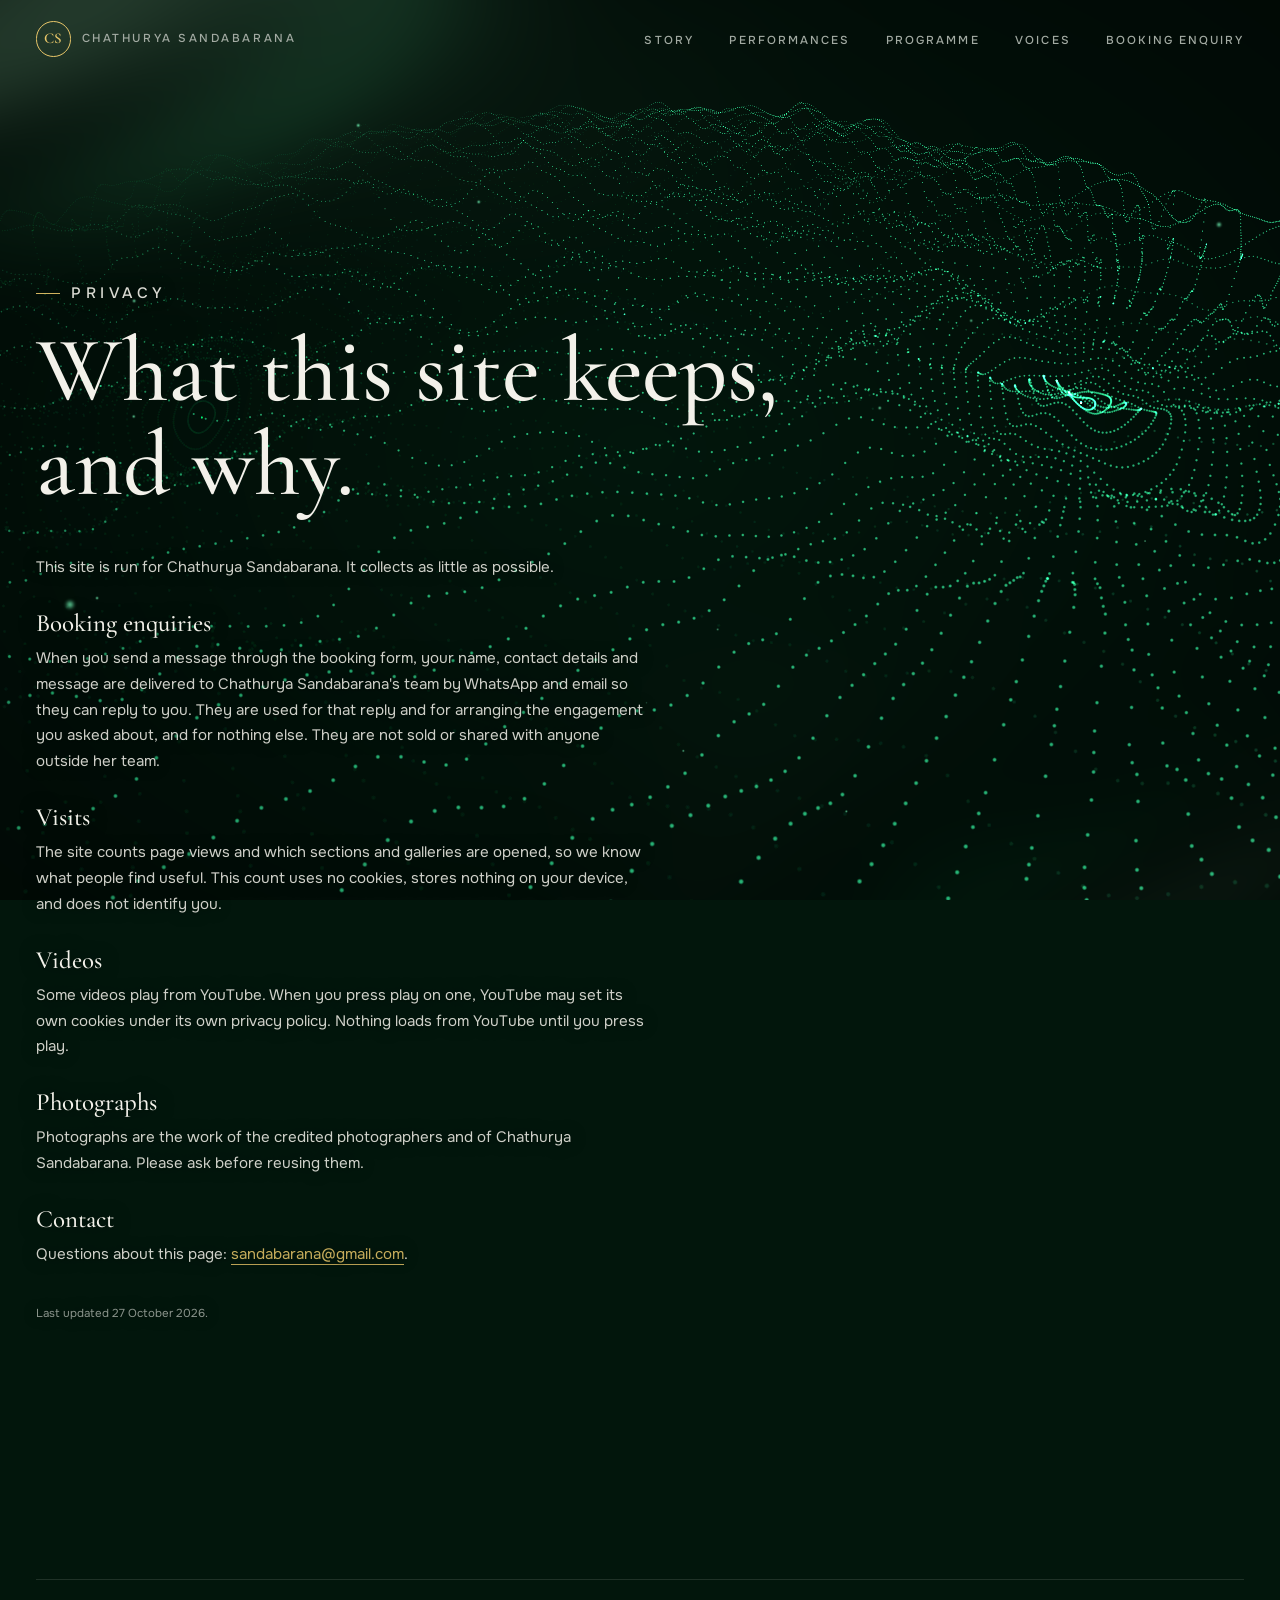
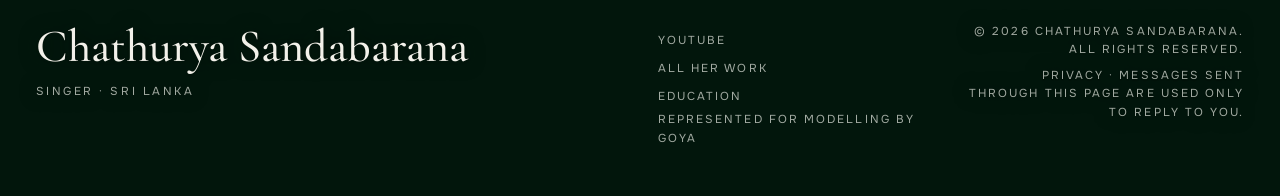
<file: privacy.html>
<!doctype html>
<html lang="en">
<head>
<meta charset="utf-8">
<meta name="viewport" content="width=device-width, initial-scale=1, viewport-fit=cover">
<title>Privacy | Chathurya Sandabarana</title>
<meta name="description" content="What this site keeps, and why.">
<link rel="canonical" href="https://chathurya.caeleon.net/privacy.html">
<meta property="og:type" content="website"><meta property="og:url" content="https://chathurya.caeleon.net/privacy.html"><meta property="og:title" content="Privacy | Chathurya Sandabarana">
<meta property="og:description" content="What this site keeps, and why."><meta property="og:image" content="https://chathurya.caeleon.net/assets/share.jpg">
<meta name="twitter:card" content="summary_large_image"><meta name="theme-color" content="#02160c">
<link rel="icon" href="assets/icon.png">
<meta name="site-collector" content="">

<link rel="preload" href="assets/fonts/anton-latin-400-normal.woff2" as="font" type="font/woff2" crossorigin>
<link rel="preload" href="assets/fonts/onest-latin-400-normal.woff2" as="font" type="font/woff2" crossorigin>
<link rel="preload" href="assets/fonts/cormorant-garamond-latin-500-normal.woff2" as="font" type="font/woff2" crossorigin>
<style>@font-face{font-family:"Rozha One";src:url(assets/fonts/rozha-one-latin-400-normal.woff2) format("woff2");font-display:swap}
@font-face{font-family:"Hanken Grotesk";src:url(assets/fonts/hanken-grotesk-latin-400-normal.woff2) format("woff2");font-weight:400;font-display:swap}
@font-face{font-family:"Hanken Grotesk";src:url(assets/fonts/hanken-grotesk-latin-500-normal.woff2) format("woff2");font-weight:500;font-display:swap}
@font-face{font-family:"Hanken Grotesk";src:url(assets/fonts/hanken-grotesk-latin-600-normal.woff2) format("woff2");font-weight:600;font-display:swap}
@font-face{font-family:"Noto Serif Sinhala";src:url(assets/fonts/noto-serif-sinhala-sinhala-600-normal.woff2) format("woff2");font-weight:100 900;font-display:swap;unicode-range:U+0D80-0DFF,U+200C-200D}
@font-face{font-family:"Noto Sans Sinhala";src:url(assets/fonts/noto-sans-sinhala-sinhala-400-normal.woff2) format("woff2");font-display:swap;unicode-range:U+0D80-0DFF,U+200C-200D}
:root{--night:#0C241F;--deep:#103129;--dress:#1C5442;--brass:#D4A53A;--gold:#ECCF85;--pearl:#F4F2EA;--mist:#B9CBC3;
--display:"Rozha One","Noto Serif Sinhala",Georgia,serif;--body:"Hanken Grotesk","Noto Sans Sinhala","Iskoola Pota",system-ui,sans-serif}
*{box-sizing:border-box;margin:0;padding:0}
html{scroll-behavior:smooth;scroll-padding-top:70px}
@media (prefers-reduced-motion:reduce){html{scroll-behavior:auto}*{animation:none!important;transition:none!important}}
body{background:var(--night);color:var(--pearl);font-family:var(--body);font-size:1.0625rem;line-height:1.65;-webkit-font-smoothing:antialiased;overflow-x:hidden}
img{display:block;max-width:100%;height:auto}
a{color:var(--gold)}
button{font:inherit;color:inherit;background:none;border:0;cursor:pointer;text-align:inherit}
:focus-visible{outline:3px solid var(--gold);outline-offset:3px;border-radius:6px}
[lang=si]{font-family:"Noto Sans Sinhala","Iskoola Pota",var(--body)}
.wrap{width:min(1160px,100% - 32px);margin-inline:auto}
h2{font-family:var(--display);font-weight:400;font-size:clamp(2.2rem,5vw,3.6rem);line-height:1.05}
.h3,h3{font-family:var(--display);font-weight:400;line-height:1.15}
h4{font-family:var(--display);font-weight:400;font-size:1.3rem;line-height:1.2}
.kicker,.label,.when{color:var(--gold);font-weight:500;font-size:.95rem;display:block}
.ico{width:1.2em;height:1.2em;flex:none}
.link{color:var(--gold);font-weight:600;text-decoration:underline;text-underline-offset:3px;display:inline-flex;gap:8px;align-items:center;min-height:44px}
.muted{color:var(--mist)}
.btn{display:inline-flex;align-items:center;justify-content:center;gap:10px;min-height:50px;padding:0 26px;border-radius:999px;font-weight:600;text-decoration:none;transition:transform .25s,box-shadow .25s,border-color .25s,color .25s}
.btn.primary{background:linear-gradient(180deg,#E8C567,#C99A30);color:#14251F;box-shadow:0 10px 30px rgba(212,165,58,.25),inset 0 1px 0 rgba(255,255,255,.45)}
.btn.primary:hover{transform:translateY(-2px)}
.btn.ghost{color:var(--pearl);border:1.5px solid rgba(244,242,234,.4)}
.btn.ghost:hover{border-color:var(--brass);color:var(--gold)}

/* header */
.bar{position:fixed;inset:0 0 auto;z-index:20;transition:background .3s}
.bar.solid{background:rgba(12,36,31,.82);backdrop-filter:blur(14px);-webkit-backdrop-filter:blur(14px);border-bottom:1px solid rgba(212,165,58,.15)}
.bar .wrap{display:flex;justify-content:space-between;align-items:center;padding-block:14px}
.mark{font-family:var(--display);font-size:1.35rem;color:var(--pearl);text-decoration:none}
.bar nav{display:flex;gap:22px;align-items:center}
.bar nav a{color:var(--mist);text-decoration:none;font-weight:500}
.bar nav a:hover{color:var(--pearl)}
.bar nav a.cta{color:#14251F;background:var(--gold);padding:8px 18px;border-radius:999px;font-weight:600}
@media (max-width:420px){.bar nav a.hide-xs{display:none}}

/* hero */
.hero{position:relative;min-height:100svh;display:grid;align-items:end;overflow:hidden;isolation:isolate;background:radial-gradient(90% 70% at 72% 45%,#1D5141 0%,#123A30 35%,var(--night) 75%)}
#waves{position:absolute;inset:0;width:100%;height:100%;z-index:-1}
.hero::after{content:"";position:absolute;inset:auto 0 0;height:22vh;background:linear-gradient(transparent,var(--night));z-index:-1}
.hero-grid{display:grid;grid-template-columns:minmax(0,1.15fr) minmax(0,.85fr);align-items:end;padding-top:110px}
.intro{position:relative;z-index:2;padding-bottom:12vh}
.name{font-family:var(--display);font-weight:400;line-height:.9;font-size:clamp(4rem,7.4vw,7rem);text-shadow:0 18px 40px rgba(0,0,0,.35)}
.name span{display:block}
.name span+span{background:linear-gradient(180deg,#F3D98F 0%,#D4A53A 55%,#B4852A 100%);-webkit-background-clip:text;background-clip:text;-webkit-text-fill-color:transparent;text-shadow:none}
.lede{max-width:36ch;color:var(--mist);font-size:1.15rem;margin-top:26px;line-height:1.55}
.lede strong{color:var(--pearl);font-weight:500;display:block}
.actions{display:flex;gap:14px;flex-wrap:wrap;margin-top:30px}
.stage{justify-self:end;align-self:end;perspective:1200px}
.portrait{height:min(74svh,640px);width:auto;max-width:none;filter:drop-shadow(0 40px 60px rgba(0,0,0,.55)) drop-shadow(0 0 40px rgba(212,165,58,.12));transition:transform .6s cubic-bezier(.2,.7,.1,1)}
@media (prefers-reduced-motion:no-preference){.name span{animation:rise 1s cubic-bezier(.2,.7,.1,1) both}.name span+span{animation-delay:.12s}.lede,.actions{animation:fade .9s .45s both}.stage{animation:settle 1.3s .1s cubic-bezier(.2,.7,.1,1) both}
@keyframes rise{from{opacity:0;transform:translateY(.35em)}}@keyframes fade{from{opacity:0}}@keyframes settle{from{opacity:0;transform:translateY(50px)}}}
@media (max-width:860px){.hero{align-items:start}.hero-grid{grid-template-columns:1fr;padding-top:88px}.intro{padding-bottom:0}.name{font-size:clamp(2.8rem,13.4vw,5.6rem)}.stage{justify-self:center;margin-top:22px}.portrait{height:auto;width:min(92vw,440px);max-width:100%}}

/* next performance */
.next{position:relative;z-index:3;margin-top:-56px}
.next .card{display:grid;grid-template-columns:auto 1fr auto;gap:22px;align-items:center;padding:22px 26px;border-radius:22px;background:linear-gradient(135deg,rgba(236,207,133,.16),rgba(28,84,66,.88) 45%);border:1px solid rgba(212,165,58,.45);box-shadow:0 30px 60px rgba(0,0,0,.45),inset 0 1px 0 rgba(255,255,255,.1);backdrop-filter:blur(10px);-webkit-backdrop-filter:blur(10px)}
.date{width:74px;text-align:center;border-radius:14px;overflow:hidden;background:var(--pearl);color:#14251F;box-shadow:0 10px 22px rgba(0,0,0,.35)}
.date b{display:block;background:#B5322F;color:#fff;font-size:.8rem;font-weight:600;padding:4px 0}
.date span{display:block;font-family:var(--display);font-size:2rem;line-height:1.1;padding:4px 0 6px}
.next h3{font-size:clamp(1.5rem,3vw,2.1rem)}
.next p{color:var(--mist);display:flex;gap:8px;align-items:center;flex-wrap:wrap}
.next.past{display:none}
@media (max-width:860px){.next{margin-top:24px}.next .card{grid-template-columns:auto 1fr}.next .card .btn{grid-column:1/-1}}

/* music */
.music{padding-block:clamp(80px,11vw,130px);background:linear-gradient(180deg,var(--night),var(--deep))}
.music-grid{display:grid;grid-template-columns:minmax(0,1.45fr) minmax(0,.9fr);gap:clamp(28px,5vw,64px);align-items:center}
.music h2{margin:6px 0 16px}
.music p{color:#D8E2DC;max-width:44ch}
.music .links{margin-top:24px}
@media (max-width:860px){.music-grid{grid-template-columns:1fr}}

/* video facade */
.facade{position:relative;display:block;width:100%;aspect-ratio:16/9;border-radius:20px;overflow:hidden;background:#0A1F1A;box-shadow:0 40px 80px rgba(0,0,0,.5),0 0 0 1px rgba(212,165,58,.35)}
.facade img{position:absolute;inset:0;width:100%;height:100%;object-fit:cover;transition:transform .6s}
.facade::after{content:"";position:absolute;inset:0;background:linear-gradient(180deg,rgba(12,36,31,0) 50%,rgba(12,36,31,.8));pointer-events:none}
.facade .play{position:absolute;z-index:2;left:50%;top:50%;width:76px;height:76px;margin:-38px 0 0 -38px;border-radius:50%;display:grid;place-items:center;background:linear-gradient(180deg,#EDCB72,#C99A30);color:#14251F;box-shadow:0 14px 34px rgba(0,0,0,.45),0 0 0 10px rgba(212,165,58,.18);transition:transform .3s}
.facade .play svg{width:28px;height:28px;margin-left:4px}
.facade .cap{position:absolute;z-index:2;left:20px;right:20px;bottom:14px;font-weight:500;text-shadow:0 2px 10px rgba(0,0,0,.6)}
.facade:hover img{transform:scale(1.04)}.facade:hover .play{transform:scale(1.08)}
.facade iframe,.facade video{position:absolute;inset:0;width:100%;height:100%;border:0;background:#000;z-index:3}
.facade.small{border-radius:14px;margin-top:14px;box-shadow:0 18px 40px rgba(0,0,0,.4),0 0 0 1px rgba(212,165,58,.25)}
.facade.small .play{width:56px;height:56px;margin:-28px 0 0 -28px}.facade.small .play svg{width:22px;height:22px}

/* press */
.press{padding-block:8px 40px;background:var(--deep)}
.press-card{display:grid;grid-template-columns:130px 1fr;gap:22px;align-items:center;padding:22px;border-radius:22px;background:linear-gradient(160deg,#17463A,#0F2C25);border:1px solid rgba(212,165,58,.4)}
.press-img img{border-radius:8px;box-shadow:0 10px 24px rgba(0,0,0,.45)}
.press h2{font-size:clamp(1.3rem,3vw,1.9rem);margin:4px 0}
.press .tr{color:var(--mist)}
@media (min-width:700px){.press-card{grid-template-columns:200px 1fr;padding:28px 32px;gap:32px}}

/* about */
.about{padding-block:clamp(80px,11vw,130px);background:linear-gradient(180deg,var(--deep),var(--night))}
.about-grid{display:grid;grid-template-columns:1fr 1.4fr;gap:clamp(32px,6vw,90px);align-items:start}
.about p{max-width:60ch;color:#D8E2DC;font-size:1.1rem}.about p+p{margin-top:1.1em}
.facts{list-style:none;display:grid;gap:10px;margin-top:28px}
.facts li{padding:12px 16px 12px 44px;position:relative;border-radius:14px;background:rgba(255,255,255,.05);border:1px solid rgba(212,165,58,.25)}
.facts li::before{content:"";position:absolute;left:18px;top:1.15em;width:10px;height:10px;border-radius:50%;background:var(--brass)}
@media (max-width:860px){.about-grid{grid-template-columns:1fr}}

/* performances + tabs */
.perf{padding-block:clamp(80px,11vw,140px);background:var(--deep)}
.perf .sub{color:var(--mist);margin:10px 0 32px}
.tablist{display:flex;gap:10px;flex-wrap:wrap;margin-bottom:30px}
.tab{font-weight:500;font-size:1rem;color:var(--mist);padding:12px 22px;border-radius:999px;border:1px solid rgba(175,195,186,.28);background:linear-gradient(180deg,rgba(255,255,255,.07),rgba(255,255,255,.01));box-shadow:0 6px 18px rgba(0,0,0,.25),inset 0 1px 0 rgba(255,255,255,.08);transition:color .25s,border-color .25s,transform .25s;white-space:nowrap}
.tab:hover{color:var(--pearl);border-color:rgba(212,165,58,.6);transform:translateY(-1px)}
.tab[aria-selected=true]{color:#14251F;border-color:transparent;background:linear-gradient(180deg,#EDCB72,#C99A30);box-shadow:0 12px 30px rgba(212,165,58,.28),inset 0 1px 0 rgba(255,255,255,.5)}
@media (max-width:860px){.tablist{flex-wrap:nowrap;overflow-x:auto;scrollbar-width:none;margin-inline:-16px;padding:4px 16px 10px}.tablist::-webkit-scrollbar{display:none}}
.panel{display:grid;grid-template-columns:minmax(0,.9fr) minmax(0,1.1fr);gap:clamp(28px,5vw,64px);align-items:start;padding:clamp(22px,4vw,52px);border-radius:28px;background:linear-gradient(145deg,rgba(255,255,255,.075),rgba(255,255,255,.015) 60%);border:1px solid rgba(255,255,255,.09);box-shadow:0 40px 80px rgba(0,0,0,.35),inset 0 1px 0 rgba(255,255,255,.08)}
.panel[hidden]{display:none}
.panel:has(> .wide){grid-template-columns:1fr}
@media (max-width:860px){.panel{grid-template-columns:1fr}}
@media (prefers-reduced-motion:no-preference){.panel.enter{animation:panelIn .5s cubic-bezier(.2,.7,.1,1)}@keyframes panelIn{from{opacity:0;transform:translateY(14px)}}}
.panel h3{font-size:clamp(1.9rem,3.4vw,2.6rem);color:var(--gold);margin-bottom:14px}
.lead p{color:#D8E2DC;max-width:48ch}.lead p+p{margin-top:1em}
.items{display:grid;gap:16px}
.item{display:block;width:100%;padding:20px 22px;border-radius:18px;background:linear-gradient(160deg,rgba(28,84,66,.92),rgba(16,49,41,.92));border:1px solid rgba(212,165,58,.22);box-shadow:0 18px 40px rgba(0,0,0,.3),inset 0 1px 0 rgba(255,255,255,.07)}
.item h4{margin:2px 0 4px}
.item p{color:var(--mist);font-size:.98rem}
.badge{display:block;font-size:.88rem;color:var(--gold);margin-top:6px}
.upcoming{display:inline-block;background:var(--gold);color:#14251F!important;font-weight:600;border-radius:999px;padding:1px 10px;font-size:.82rem;margin-top:6px;align-self:flex-start}

/* singing */
.rep{margin-top:26px}
.rep h4{color:var(--pearl);margin:18px 0 10px}
.songs{list-style:none;display:flex;flex-wrap:wrap;gap:8px}
.songs li{padding:6px 14px;border-radius:999px;border:1px solid rgba(212,165,58,.35);font-size:.95rem}
.avail{margin-top:14px;color:var(--mist)!important}

/* handawaka timeline */
.hhead{display:flex;flex-wrap:wrap;gap:6px 24px;align-items:baseline;margin-bottom:22px}
.hhead h3{margin:0}.hhead p{color:var(--mist)}
.htimeline{list-style:none;display:grid;grid-template-columns:repeat(5,1fr);gap:18px;position:relative;margin-bottom:56px}
.htimeline::before{content:"";position:absolute;left:20px;right:20px;top:20px;height:2px;background:linear-gradient(90deg,var(--brass),rgba(212,165,58,.25))}
.hstep{position:relative}
.hbtn{display:flex;flex-direction:column;width:100%;text-align:left}
.hnum{position:relative;z-index:1;width:42px;height:42px;border-radius:50%;display:grid;place-items:center;background:var(--night);border:2px solid var(--brass);color:var(--gold);font-family:var(--display);font-size:1.3rem;margin-bottom:14px}
.hnum svg{width:20px;height:20px}
.hcover{width:100%;aspect-ratio:4/5;object-fit:cover;border-radius:16px;box-shadow:0 22px 44px rgba(0,0,0,.45),0 0 0 1px rgba(212,165,58,.35);transition:transform .35s}
.hbtn:hover .hcover{transform:translateY(-4px)}
.hcover.blank{display:grid;place-content:center;text-align:center;background:linear-gradient(160deg,#17463A,#0F2C25);border:1.5px dashed rgba(212,165,58,.6);box-shadow:none}
.hcover.blank b{color:var(--gold);font-weight:600}.hcover.blank span{font-family:var(--display);font-size:3rem;line-height:1}
.htext{display:flex;flex-direction:column;margin-top:12px}
.htext strong{font-family:var(--display);font-weight:400;font-size:1.45rem;line-height:1.2}
.htext>span{color:var(--mist);font-size:.95rem}
.htext .badge{color:var(--gold)}
@media (max-width:860px){
 .htimeline{grid-template-columns:1fr;gap:26px;padding-left:58px}
 .htimeline::before{left:20px;right:auto;top:20px;bottom:20px;width:2px;height:auto;background:linear-gradient(180deg,var(--brass),rgba(212,165,58,.25))}
 .hnum{position:absolute;left:-58px;top:0;margin:0}
 .hcover{aspect-ratio:4/3}}
.sub-h{font-size:clamp(1.7rem,3vw,2.2rem)!important;color:var(--pearl)!important;margin-bottom:4px!important}
.clist{list-style:none;display:grid;grid-template-columns:1fr 1fr;gap:16px;margin-top:20px}
@media (max-width:760px){.clist{grid-template-columns:1fr}}
.item.feature{display:grid;grid-template-columns:150px 1fr;gap:18px;align-items:center;text-align:left;padding:14px;height:100%}
.ccover{width:150px;aspect-ratio:4/5;object-fit:cover;border-radius:10px;box-shadow:0 12px 26px rgba(0,0,0,.4)}
.ccover.blank{display:grid;place-items:center;color:var(--brass);background:#0A1F1A}.ccover.blank svg{width:40px;height:40px}
.ctext{display:flex;flex-direction:column}
.ctext strong{font-family:var(--display);font-weight:400;font-size:1.3rem;line-height:1.2;margin:2px 0}
.ctext .where{color:var(--mist);font-size:.95rem}
.ctext .with{color:var(--mist);font-size:.9rem;margin-top:4px}
button.item.feature:hover{border-color:rgba(212,165,58,.6)}
@media (max-width:420px){.item.feature{grid-template-columns:110px 1fr}.ccover{width:110px}}

/* the voice */
.global{display:flex;gap:14px;align-items:flex-start;margin-top:22px;padding:18px 20px;border-radius:16px;background:linear-gradient(135deg,rgba(236,207,133,.18),rgba(236,207,133,.04));border:1px solid rgba(212,165,58,.5)}
.global .ico{width:26px;height:26px;color:var(--gold);margin-top:2px}
.global p{color:#E6EDE9}.global strong{color:var(--gold);font-weight:600;display:block;margin-bottom:4px}
.quote{margin-top:18px;padding-left:18px;border-left:3px solid var(--brass);color:#E6EDE9;font-size:1.05rem;font-style:italic;max-width:46ch}
.quote cite{display:block;margin-top:8px;font-style:normal;color:var(--gold);font-size:.92rem}
.coach{margin-top:26px;padding:20px;border-radius:18px;border:1px solid rgba(212,165,58,.3);background:rgba(0,0,0,.15)}
.coach h4{color:var(--gold)}
.coach>p{margin:8px 0;font-size:.98rem}
.coach ul{list-style:none;display:grid;gap:8px}.coach li{font-style:italic;border-left:3px solid var(--brass);padding-left:12px;color:#DCE5E0}
.timeline{list-style:none;display:grid;gap:14px;position:relative;padding-left:26px;border-left:2px solid rgba(212,165,58,.5);margin-left:8px}
.step{position:relative}
.step::before{content:"";position:absolute;left:-35px;top:24px;width:16px;height:16px;border-radius:50%;background:var(--night);border:3px solid var(--brass)}
.step.hl::before{background:var(--gold)}
.tcard{display:grid;grid-template-columns:110px 1fr;gap:16px;width:100%;text-align:left;padding:12px;border-radius:16px;background:linear-gradient(160deg,rgba(28,84,66,.92),rgba(16,49,41,.92));border:1px solid rgba(212,165,58,.25);box-shadow:0 14px 30px rgba(0,0,0,.3)}
.step.hl .tcard{border-color:var(--gold)}
.tthumb{width:110px;height:110px;object-fit:cover;border-radius:10px;background:#0A1F1A}
.ttext{display:flex;flex-direction:column}
.round{color:var(--gold);font-weight:500;font-size:.92rem}
.ttext strong{font-family:var(--display);font-weight:400;font-size:1.35rem;line-height:1.2;margin:2px 0}
.meta{color:var(--mist);font-size:.95rem}

/* film + education */
.filmcard{display:grid;grid-template-columns:160px 1fr;gap:20px;align-items:start}
.fposter{border-radius:10px;box-shadow:0 12px 26px rgba(0,0,0,.4)}
@media (max-width:480px){.filmcard{grid-template-columns:1fr}.filmcard button{max-width:220px}}
.edu{position:relative;overflow:hidden}
.edu-bg{position:absolute;right:-60px;top:-40px;width:min(560px,120%);opacity:.8;pointer-events:none;z-index:0}
.edu>*:not(.edu-bg){position:relative;z-index:1}
.edu .cls{color:var(--gold)!important;font-weight:600}
.edu h4{color:var(--pearl);margin:18px 0 8px}
.areas{margin-left:20px;color:var(--mist)}
.gradbtn{padding:10px}.gradbtn img{border-radius:12px;width:100%;max-height:460px;object-fit:cover;object-position:center 30%}
.why{list-style:none;display:grid;gap:14px;margin-top:12px}
.why li{display:flex;gap:14px;align-items:flex-start}
.why .ico{width:36px;height:36px;color:var(--gold);padding:7px;border:1.5px solid rgba(212,165,58,.5);border-radius:10px}
.why strong{display:block}

/* invite */
.invite{padding-block:clamp(80px,11vw,140px);background:linear-gradient(180deg,var(--deep),var(--night))}
.icard{max-width:780px;margin-inline:auto;padding:clamp(24px,5vw,52px);border-radius:30px;background:radial-gradient(120% 140% at 100% 0%,rgba(212,165,58,.18),transparent 55%),linear-gradient(160deg,#17463A,#0F2C25);border:1px solid rgba(212,165,58,.4);box-shadow:0 40px 90px rgba(0,0,0,.45),inset 0 1px 0 rgba(255,255,255,.08)}
.icard .si{color:var(--gold);font-size:1.15rem;margin:6px 0 10px}
.icard>p{color:#D8E2DC}
form{display:grid;gap:14px;margin-top:22px}
label{display:grid;gap:6px;font-weight:500}
.req,.opt{font-weight:400;color:var(--mist);font-size:.85rem;margin-left:6px}
input,textarea{font:inherit;color:var(--pearl);background:rgba(0,0,0,.25);border:1.5px solid rgba(244,242,234,.28);border-radius:12px;padding:12px 14px;min-height:50px;width:100%}
input:focus,textarea:focus{border-color:var(--gold);outline:none}
input[type=date]{color-scheme:dark}
.two{display:grid;gap:14px}@media (min-width:560px){.two{grid-template-columns:1fr 1fr}}
.send{display:grid;gap:10px}@media (min-width:560px){.send{grid-template-columns:1fr 1fr}}
.err{color:#FFB4A8}.done{color:var(--gold)}
.person{margin-top:16px;color:var(--mist)}
.direct{display:flex;gap:10px;flex-wrap:wrap;margin-top:22px}
.direct a{display:inline-flex;gap:8px;align-items:center;min-height:46px;padding:0 18px;border-radius:999px;border:1px solid rgba(212,165,58,.45);color:var(--pearl);text-decoration:none}
.direct a:hover{border-color:var(--gold);color:var(--gold)}
footer{padding-block:36px;color:var(--mist);font-size:.92rem}
footer .wrap{display:flex;justify-content:space-between;gap:16px;flex-wrap:wrap}

/* lightbox */
dialog#lightbox{border:0;padding:0;width:100vw;height:100dvh;max-width:none;max-height:none;background:#050f0c;color:var(--pearl)}
dialog#lightbox::backdrop{background:rgba(0,0,0,.85)}
.lb-top{position:absolute;top:0;left:0;right:0;display:flex;justify-content:space-between;align-items:center;padding:10px 14px;z-index:2}
.lb-top button{width:50px;height:50px;display:grid;place-items:center;border-radius:50%;background:rgba(255,255,255,.12)}
.lb-track{display:flex;width:100%;height:calc(100% - 130px);margin-top:62px;overflow-x:auto;scroll-snap-type:x mandatory;scrollbar-width:none}
.lb-track::-webkit-scrollbar{display:none}
.lb-slide{flex:0 0 100%;scroll-snap-align:center;display:grid;place-items:center;padding:0 8px}
.lb-slide img,.lb-slide video{max-width:100%;max-height:100%;object-fit:contain}
.lb-slide .yt{width:min(100%,960px);aspect-ratio:16/9;position:relative}
.lb-slide .yt .facade{height:100%}
.lb-slide iframe{width:100%;height:100%;border:0}
.lb-cap{position:absolute;bottom:0;left:0;right:0;padding:8px 16px calc(14px + env(safe-area-inset-bottom));text-align:center;color:var(--mist);font-size:.95rem}
.lb-desc{display:block;color:var(--pearl);max-width:70ch;margin:0 auto 6px}
.lb-nav{position:absolute;top:50%;transform:translateY(-50%);width:52px;height:52px;border-radius:50%;background:rgba(255,255,255,.12);font-size:2rem;line-height:1;display:none}
.lb-nav.prev{left:12px}.lb-nav.next{right:12px}
@media (pointer:fine){.lb-nav{display:grid;place-items:center}}
.panel>*{min-width:0}
@media (max-width:860px){.panel{grid-template-columns:minmax(0,1fr)}}
.timeline,.step,.tcard{min-width:0;max-width:100%}
.tcard{grid-template-columns:96px minmax(0,1fr)}.tthumb{width:96px;height:96px}
@media (max-width:420px){.tcard{grid-template-columns:76px minmax(0,1fr);gap:12px}.tthumb{width:76px;height:76px}.timeline{padding-left:20px}.step::before{left:-29px}}
.tthumbw{display:block;width:96px;height:96px;border-radius:10px;overflow:hidden;background:linear-gradient(160deg,#1C5442,#0A1F1A)}
.tthumbw img{width:100%;height:100%}
@media (max-width:420px){.tthumbw{width:76px;height:76px}}
.ttext strong,.ctext strong,.htext strong{overflow-wrap:anywhere}

/* ---- scroll-darkening background: sections are transparent over a body colour set by JS ---- */
body{background:var(--bg,#0E2C25);transition:background-color .2s linear}
.music,.press,.about,.perf,.invite{background:transparent!important}
.hero{background:radial-gradient(90% 70% at 72% 45%,#1D5141 0%,#123A30 35%,transparent 75%)}
.hero::after{background:linear-gradient(transparent,var(--bg,#0E2C25))}
:root{--mist:#C3D3CC}

/* ---- highlights: big numbers ---- */
.highlights{padding-block:clamp(48px,7vw,80px) 8px}
.hl-grid{display:grid;grid-template-columns:repeat(4,1fr);gap:16px}
@media (max-width:900px){.hl-grid{grid-template-columns:1fr 1fr}}
.hl-tile{display:flex;flex-direction:column;gap:2px;padding:24px 22px;border-radius:22px;text-decoration:none;color:var(--pearl);
 background:linear-gradient(160deg,rgba(28,84,66,.55),rgba(8,24,20,.55));border:1px solid rgba(212,165,58,.35);position:relative;overflow:hidden;transition:transform .3s,border-color .3s}
.hl-tile:hover{transform:translateY(-4px);border-color:var(--gold)}
.hl-tile::before{content:"";position:absolute;inset:-1px;background:linear-gradient(120deg,transparent 40%,rgba(236,207,133,.18) 50%,transparent 60%);transform:translateX(-100%);pointer-events:none}
.hl-tile.in::before{animation:sheen 2.4s .3s ease-out}
.hl-tile .big{font-family:var(--display);line-height:1;font-size:clamp(1.9rem,4vw,2.6rem);background:linear-gradient(180deg,#F3D98F,#D4A53A 60%,#B4852A);-webkit-background-clip:text;background-clip:text;-webkit-text-fill-color:transparent;margin-bottom:8px}
.hl-tile .big.num{font-size:clamp(3.4rem,8vw,5rem)}
.hl-tile strong{font-size:1.1rem;font-weight:600}
.hl-tile span:last-child{color:var(--mist);font-size:.95rem}
.award{display:flex;gap:16px;align-items:center;margin-top:16px;padding:18px 22px;border-radius:20px;text-decoration:none;color:var(--pearl);
 background:linear-gradient(100deg,rgba(236,207,133,.22),rgba(236,207,133,.05) 60%);border:1px solid var(--brass)}
.award .ico{width:44px;height:44px;color:var(--gold);flex:none}
.award strong{display:block;font-family:var(--display);font-weight:400;font-size:clamp(1.3rem,3vw,1.7rem);line-height:1.2;color:var(--gold)}
.award span span{color:var(--mist)}
.hawards{display:inline-flex;gap:8px;align-items:center;color:#14251F;background:var(--gold);border-radius:999px;padding:4px 14px;font-weight:600;font-size:.92rem}
.hawards .ico{width:18px;height:18px}

/* ---- 3D gold wave dividers ---- */
.divider{position:relative;height:clamp(96px,12vw,150px);width:100%;margin:clamp(8px,2vw,24px) 0;pointer-events:none;
  -webkit-mask-image:linear-gradient(90deg,transparent,#000 18%,#000 82%,transparent);mask-image:linear-gradient(90deg,transparent,#000 18%,#000 82%,transparent)}
.divider canvas{display:block;width:100%;height:100%;opacity:0;clip-path:inset(0 50% 0 50%);transition:opacity 1.4s ease,clip-path 2.2s cubic-bezier(.3,.1,.1,1)}
.divider.in canvas{opacity:1;clip-path:inset(0 0 0 0)}
.divider .gem{position:absolute;left:50%;top:50%;width:11px;height:11px;margin:-6px 0 0 -6px;transform:rotate(45deg) scale(0);
  background:linear-gradient(135deg,#FFF3CC,#ECCF85 40%,#B9862A);box-shadow:0 0 0 4px rgba(14,30,25,.9),0 0 0 5px rgba(212,165,58,.55),0 0 22px 6px rgba(236,207,133,.35);transition:transform .9s 1.1s cubic-bezier(.3,1.6,.5,1)}
.divider.in .gem{transform:rotate(45deg) scale(1)}
@keyframes sheen{to{transform:translateX(100%)}}
h2.reveal{position:relative;padding-bottom:12px}
h2.reveal::after{content:"";position:absolute;left:0;bottom:0;height:1px;width:0;background:linear-gradient(90deg,#ECCF85,#D4A53A 60%,transparent);transition:width 1.2s cubic-bezier(.2,.7,.1,1)}
h2.reveal.in::after{width:min(180px,40%)}
@media (prefers-reduced-motion:reduce){.divider canvas{opacity:1;clip-path:none;transition:none}.divider .gem{transform:rotate(45deg);transition:none}h2.reveal::after{width:min(180px,40%)}}

.icard .soon{font-family:var(--display);font-size:clamp(1.3rem,3vw,1.7rem);color:var(--gold);border:1px solid rgba(212,165,58,.45);border-radius:14px;padding:22px 24px;margin:26px 0;text-align:center}

/* ---- fine luxury lattice texture ---- */
body::before{content:"";position:fixed;inset:0;z-index:-1;pointer-events:none;opacity:.55;
  background-image:url("data:image/svg+xml,%3Csvg xmlns='http://www.w3.org/2000/svg' width='26' height='26'%3E%3Cpath d='M13 0L26 13L13 26L0 13Z' fill='none' stroke='%23D4A53A' stroke-opacity='.09' stroke-width='.6'/%3E%3Ccircle cx='13' cy='13' r='.9' fill='%23ECCF85' fill-opacity='.12'/%3E%3C/svg%3E");
  -webkit-mask-image:radial-gradient(120% 90% at 50% 40%,#000 30%,rgba(0,0,0,.35));mask-image:radial-gradient(120% 90% at 50% 40%,#000 30%,rgba(0,0,0,.35))}

/* ---- luxury typography refinements ---- */
.kicker,.label{text-transform:uppercase;letter-spacing:.2em;font-size:.78rem;font-weight:600}
.divider+section{padding-top:clamp(40px,6vw,80px)!important}

/* ---- where she has performed ---- */
.places{padding-block:clamp(40px,7vw,90px) clamp(10px,2vw,20px)}
.pl-list{list-style:none;margin:28px 0 0;padding:0;display:flex;flex-wrap:wrap;gap:12px}
.pl a{display:flex;align-items:baseline;gap:12px;padding:14px 22px;border:1px solid rgba(212,165,58,.35);border-radius:999px;color:var(--pearl);text-decoration:none;
  background:linear-gradient(180deg,rgba(255,255,255,.03),rgba(255,255,255,0));transition:border-color .3s,background .3s,transform .3s}
.pl a:hover{border-color:var(--gold);transform:translateY(-2px)}
.pl span{font-family:var(--display);font-size:clamp(1.35rem,3.2vw,2rem);line-height:1.1}
.pl em{font-style:normal;font-size:.72rem;letter-spacing:.18em;text-transform:uppercase;color:var(--gold);font-weight:600;white-space:nowrap}
.pl.intl a{border-color:var(--gold);background:linear-gradient(135deg,rgba(236,207,133,.22),rgba(212,165,58,.06));box-shadow:0 0 0 1px rgba(236,207,133,.25) inset,0 10px 30px -12px rgba(212,165,58,.5)}
.pl.intl span{background:linear-gradient(180deg,#FFF3CC,#ECCF85 45%,#C9952E);-webkit-background-clip:text;background-clip:text;color:transparent}
.pl.soon a{border-style:dashed}

.si-t{font-family:inherit;font-style:normal;letter-spacing:0;text-transform:none}

/* ---- hero education chip ---- */
.edu-chip{display:inline-flex;align-items:center;gap:12px;margin:18px 0 6px;padding:10px 18px 10px 14px;border:1px solid rgba(212,165,58,.5);border-radius:999px;color:var(--gold);text-decoration:none;font-weight:600;font-size:.98rem;background:linear-gradient(135deg,rgba(236,207,133,.14),rgba(212,165,58,.03));transition:border-color .3s,transform .3s}
.edu-chip:hover{border-color:var(--gold);transform:translateY(-2px)}
.edu-chip .ico{width:22px;height:22px;flex:none}
.edu-chip b{font-size:1.3rem;line-height:1;margin-left:2px}
@media (prefers-reduced-motion:no-preference){.edu-chip{animation:fade .9s .55s both}}

/* ---- education page ---- */
.ehero{min-height:auto;padding-block:120px 60px}
.ehero .hero-grid{align-items:center}
.ename{font-family:var(--display);font-weight:400;font-size:clamp(2.6rem,6.4vw,5.4rem);line-height:1.02;margin:10px 0 0;color:var(--pearl)}
.ename span{display:block;font-size:.5em;color:var(--mist);margin-top:10px;letter-spacing:.02em}
.efirst{font-family:var(--display);font-size:clamp(2rem,4.6vw,3.6rem);line-height:1.1;margin:22px 0 6px;background:linear-gradient(180deg,#FFF3CC,#ECCF85 45%,#C9952E);-webkit-background-clip:text;background-clip:text;color:transparent}
.eframe{all:unset;cursor:zoom-in;display:block;border-radius:220px 220px 26px 26px;overflow:hidden;border:1px solid rgba(212,165,58,.55);box-shadow:0 0 0 8px rgba(212,165,58,.07),0 40px 70px -20px rgba(0,0,0,.6)}
.eframe:focus-visible{outline:2px solid var(--gold);outline-offset:6px}
.eportrait{display:block;width:min(440px,80vw);height:auto;aspect-ratio:3/4;object-fit:cover}
.hl-grid.e3{grid-template-columns:repeat(3,minmax(0,1fr))}
@media (max-width:860px){.hl-grid.e3{grid-template-columns:1fr}.ehero{padding-top:96px}.ehero .stage{justify-self:center;margin-top:30px}}
.words{padding-block:clamp(40px,7vw,90px)}
.wquote{margin:28px 0 0;padding:clamp(22px,4vw,40px);border:1px solid rgba(212,165,58,.35);border-radius:22px;background:linear-gradient(135deg,rgba(236,207,133,.08),rgba(255,255,255,0))}
.wquote p{margin:0;font-family:var(--display);font-size:clamp(1.25rem,2.6vw,1.8rem);line-height:1.45;color:var(--pearl)}
.wquote cite{display:block;margin-top:18px;font-style:normal;color:var(--gold);font-size:.78rem;letter-spacing:.2em;text-transform:uppercase;font-weight:600}
.wquote.si-q{border-style:dashed;background:none}
.wquote.si-q p{font-family:"Noto Sans Sinhala",var(--body);font-size:clamp(1.02rem,1.9vw,1.2rem);line-height:1.9;color:var(--mist)}
.eresearch{padding-block:clamp(40px,7vw,90px)}
.er-grid{display:grid;grid-template-columns:minmax(0,1.2fr) minmax(0,1fr);gap:clamp(24px,4vw,56px);align-items:start}
@media (max-width:860px){.er-grid{grid-template-columns:1fr}}
.paper{display:flex;gap:14px;align-items:flex-start;padding:18px 20px;border-radius:16px;border:1px solid rgba(212,165,58,.45);background:rgba(212,165,58,.08)}
.paper .ico{width:30px;height:30px;color:var(--gold);flex:none}
.paper strong{display:block;color:var(--gold);font-family:var(--display);font-weight:400;font-size:1.25rem}
.egallery{padding-block:clamp(40px,7vw,90px) clamp(80px,10vw,130px)}
.eg-grid{display:grid;grid-template-columns:repeat(4,minmax(0,1fr));gap:14px;margin-top:28px}
@media (max-width:860px){.eg-grid{grid-template-columns:repeat(2,minmax(0,1fr))}}
.eg-item{all:unset;cursor:zoom-in;display:block;border-radius:18px;overflow:hidden;border:1px solid rgba(212,165,58,.3);aspect-ratio:3/4;transition:transform .4s,border-color .4s}
.eg-item:hover{transform:translateY(-4px);border-color:var(--gold)}
.eg-item:focus-visible{outline:2px solid var(--gold);outline-offset:4px}
.eg-item img{width:100%;height:100%;object-fit:cover;display:block}
.eback{display:flex;flex-wrap:wrap;gap:12px;margin-top:36px}

/* ---- 3D milestone cards ---- */
.ms-stage{display:grid;grid-template-columns:repeat(4,minmax(0,1fr));gap:clamp(14px,2vw,24px);margin-top:clamp(36px,5vw,64px);perspective:1100px}
@media (max-width:980px){.ms-stage{grid-template-columns:repeat(2,minmax(0,1fr))}}
@media (max-width:520px){.ms-stage{grid-template-columns:1fr}}
.ms{--rx:0deg;--ry:0deg;display:block;text-decoration:none;color:var(--pearl);transform-style:preserve-3d;
  transform:rotateX(var(--rx)) rotateY(var(--ry));transition:transform .5s cubic-bezier(.2,.7,.1,1)}
.ms-in{position:relative;display:flex;flex-direction:column;min-height:250px;padding:26px 24px 24px;border-radius:24px;transform-style:preserve-3d;overflow:hidden;
  background:linear-gradient(155deg,rgba(236,207,133,.16),rgba(20,60,48,.55) 38%,rgba(6,20,16,.85));
  border:1px solid rgba(212,165,58,.45);box-shadow:0 1px 0 rgba(255,243,204,.25) inset,0 30px 60px -28px rgba(0,0,0,.8),0 0 0 1px rgba(0,0,0,.2)}
.ms-in::before{content:"";position:absolute;inset:-40%;background:conic-gradient(from 200deg,transparent 0 70%,rgba(255,243,204,.16) 80%,transparent 90%);animation:msspin 9s linear infinite;pointer-events:none}
.ms-in::after{content:"";position:absolute;inset:0;border-radius:inherit;background:radial-gradient(120% 70% at var(--gx,30%) var(--gy,0%),rgba(255,243,204,.18),transparent 55%);pointer-events:none}
.ms-ico{width:52px;height:52px;border-radius:16px;display:grid;place-items:center;color:#14251F;background:linear-gradient(145deg,#FFF3CC,#ECCF85 45%,#B9862A);
  box-shadow:0 10px 24px -8px rgba(212,165,58,.7);transform:translateZ(50px)}
.ms-ico .ico{width:26px;height:26px}
.ms-big{display:block;margin-top:auto;padding-top:26px;font-family:var(--display);font-size:clamp(2rem,3.4vw,2.7rem);line-height:1;transform:translateZ(36px);
  background:linear-gradient(180deg,#FFF3CC,#ECCF85 45%,#C9952E);-webkit-background-clip:text;background-clip:text;color:transparent}
.ms-big.n{font-size:clamp(3.6rem,6vw,4.8rem)}
.ms strong{display:block;margin-top:10px;font-size:1.06rem;transform:translateZ(24px)}
.ms-sub{display:block;margin-top:6px;color:var(--mist);font-size:.88rem;line-height:1.5;transform:translateZ(16px)}
.ms:hover .ms-in,.ms:focus-visible .ms-in{border-color:var(--gold)}
.ms:focus-visible{outline:none}.ms:focus-visible .ms-in{outline:2px solid var(--gold);outline-offset:4px}
@keyframes msspin{to{transform:rotate(360deg)}}
@media (prefers-reduced-motion:no-preference){
  .ms{opacity:0;transform:rotateX(-55deg) translateY(40px);transform-origin:50% 100%}
  .ms.in{opacity:1;transform:rotateX(var(--rx)) rotateY(var(--ry));transition:transform 1s cubic-bezier(.2,.8,.2,1),opacity .8s}
  .ms.in:nth-child(2){transition-delay:.12s}.ms.in:nth-child(3){transition-delay:.24s}.ms.in:nth-child(4){transition-delay:.36s}
  .ms.in.live{transition:transform .35s cubic-bezier(.2,.7,.1,1),opacity .8s;transition-delay:0s}}
@media (prefers-reduced-motion:reduce){.ms-in::before{animation:none}}
.about{overflow-x:clip}
.ms-stage.top{margin-top:0;margin-bottom:22px}
.ms-stage.e3{grid-template-columns:repeat(3,minmax(0,1fr));margin-top:0}@media (max-width:860px){.ms-stage.e3{grid-template-columns:1fr}}
.highlights{overflow-x:clip}
@media (max-width:520px){.ms-in{min-height:0;padding:20px 20px 22px}.ms-big{padding-top:16px}.ms-ico{width:44px;height:44px}}

/* ---- film card ---- */
.filmcard2{display:grid;grid-template-columns:minmax(0,1.1fr) minmax(0,1fr);gap:clamp(18px,3vw,36px);align-items:center}
@media (max-width:700px){.filmcard2{grid-template-columns:1fr}}
.fmain{all:unset;cursor:zoom-in;display:block;border-radius:180px 180px 22px 22px;overflow:hidden;border:1px solid rgba(212,165,58,.55);box-shadow:0 0 0 6px rgba(212,165,58,.07),0 30px 60px -24px rgba(0,0,0,.7)}
.fmain:focus-visible,.fthumb:focus-visible{outline:2px solid var(--gold);outline-offset:5px}
.fprofile{display:block;width:100%;height:auto;aspect-ratio:3/4;object-fit:cover;object-position:50% 20%}
.finfo{min-width:0}.finfo h4{font-size:clamp(1.4rem,2.2vw,1.8rem);overflow-wrap:anywhere}
.fthumbs{display:flex;gap:14px;margin-top:18px;flex-wrap:wrap}
.fthumb{all:unset;cursor:zoom-in;display:flex;flex-direction:column;gap:8px;width:calc(50% - 7px)}
.fthumb img{width:100%;aspect-ratio:3/4;object-fit:cover;object-position:50% 15%;border-radius:14px;border:1px solid rgba(212,165,58,.35);transition:transform .35s,border-color .35s}
.fthumb:hover img{transform:translateY(-3px);border-color:var(--gold)}
.fthumb span{font-size:.72rem;letter-spacing:.18em;text-transform:uppercase;color:var(--gold);font-weight:600}

/* ---- education medallions (coin seals) ---- */
.medals-sec{padding-block:clamp(30px,5vw,60px) clamp(10px,2vw,20px);overflow-x:clip}
.medals{display:grid;grid-template-columns:repeat(3,minmax(0,1fr));gap:clamp(20px,4vw,48px);text-align:center;perspective:900px}
@media (max-width:760px){.medals{grid-template-columns:1fr;gap:36px}}
.medal strong{display:block;margin-top:20px;font-size:1.1rem}
.medal>span{display:block;margin-top:4px;color:var(--mist);font-size:.9rem}
.coin{width:min(220px,62vw);aspect-ratio:1;margin:0 auto;transform-style:preserve-3d;border-radius:50%;
  box-shadow:0 7px 0 #7A5A1C,0 8px 0 #5E4314,0 30px 50px -18px rgba(0,0,0,.75)}
.coin-face{position:relative;width:100%;height:100%;border-radius:50%;display:grid;place-items:center;overflow:hidden;
  background:radial-gradient(circle at 50% 38%,#1C5442 0%,#0E2C25 58%,#081A15 100%);
  box-shadow:inset 0 0 0 3px #ECCF85,inset 0 0 0 7px #B9862A,inset 0 0 0 9px #FFF3CC55,inset 0 0 30px rgba(236,207,133,.25)}
.coin-face::after{content:"";position:absolute;inset:0;border-radius:50%;background:linear-gradient(115deg,transparent 35%,rgba(255,243,204,.28) 48%,transparent 60%);transform:translateX(-120%);animation:coinsheen 6s ease-in-out infinite}
.coin-ring{position:absolute;inset:0;width:100%;height:100%;animation:ringspin 40s linear infinite}
.ringtxt{fill:#ECCF85;font-size:10.5px;font-weight:600;letter-spacing:.12em;font-family:var(--body)}
.coin-mid{position:relative;display:flex;flex-direction:column;align-items:center;gap:6px;color:var(--gold)}
.coin-mid .ico{width:26px;height:26px}
.coin-mid b{font-family:var(--display);font-weight:400;font-size:clamp(1.5rem,2.6vw,1.9rem);line-height:1;max-width:120px;
  background:linear-gradient(180deg,#FFF3CC,#ECCF85 45%,#C9952E);-webkit-background-clip:text;background-clip:text;color:transparent}
@keyframes ringspin{to{transform:rotate(360deg)}}
@keyframes coinsheen{0%,60%{transform:translateX(-120%)}85%,100%{transform:translateX(120%)}}
@media (prefers-reduced-motion:no-preference){
  .medal .coin{transform:rotateY(-180deg) scale(.8);opacity:0}
  .medal.in .coin{transform:rotateY(0) scale(1);opacity:1;transition:transform 1.4s cubic-bezier(.2,.8,.2,1),opacity .6s}
  .medal.in:nth-child(2) .coin{transition-delay:.18s}.medal.in:nth-child(3) .coin{transition-delay:.36s}
  .medal .coin:hover{transform:rotateY(360deg);transition:transform 1.2s cubic-bezier(.3,.7,.2,1)}}
@media (prefers-reduced-motion:reduce){.coin-ring,.coin-face::after{animation:none}}

/* ---- re-entry journey illustrations ---- */
.er-head{max-width:760px}
.er-lede{font-size:clamp(1.05rem,1.6vw,1.2rem);color:var(--mist)}
.journey{list-style:none;padding:0;margin:clamp(28px,4vw,44px) 0 clamp(36px,5vw,56px);display:grid;grid-template-columns:repeat(4,minmax(0,1fr));gap:18px;counter-reset:j;position:relative}
@media (max-width:1080px){.journey{grid-template-columns:repeat(2,minmax(0,1fr))}}
@media (max-width:600px){.journey{grid-template-columns:1fr}}
.jstep{position:relative;padding:14px 14px 20px;border-radius:22px;border:1px solid rgba(212,165,58,.3);background:linear-gradient(180deg,rgba(255,255,255,.035),rgba(255,255,255,0))}
.jart{border-radius:16px;overflow:hidden;background:radial-gradient(120% 90% at 50% 0%,#0F2E25,#050F0C);border:1px solid rgba(212,165,58,.18)}
.art{display:block;width:100%;height:auto}
.jn{display:block;margin:16px 4px 2px;color:var(--gold);font-size:.72rem;letter-spacing:.2em;text-transform:uppercase;font-weight:600}
.jstep h3{margin:0 4px;font-family:var(--display);font-weight:400;font-size:1.45rem;color:var(--pearl)}
.jstep p{margin:6px 4px 0;color:var(--mist);font-size:.93rem;line-height:1.55}
.artlbl{fill:#C3D3CC;font-size:11px;font-family:var(--body);letter-spacing:.06em}
.artbig{fill:#FFF3CC;font-size:15px;font-family:var(--display)}
.tw{animation:twinkle 3s ease-in-out infinite}
.glow{transform-box:fill-box;transform-origin:30% 50%;animation:pulse 1.6s ease-in-out infinite}
.streaks path{stroke-dasharray:40 18;animation:streak .7s linear infinite}
.shock{animation:shock 1.6s ease-in-out infinite}
.mercury{transform-box:fill-box;transform-origin:50% 100%;animation:rise 3.2s cubic-bezier(.3,.7,.2,1) infinite alternate}
.flow{animation:flow 1.6s linear infinite}
@keyframes twinkle{50%{opacity:.25}}
@keyframes pulse{50%{transform:scale(1.08);opacity:.85}}
@keyframes streak{to{stroke-dashoffset:-58}}
@keyframes shock{50%{stroke-opacity:.25}}
@keyframes rise{from{transform:scaleY(.15)}to{transform:scaleY(1)}}
@keyframes flow{to{stroke-dashoffset:-32}}
@media (prefers-reduced-motion:reduce){.tw,.glow,.streaks path,.shock,.mercury,.flow{animation:none}}
.chips{list-style:none;padding:0;margin:10px 0 0;display:flex;flex-wrap:wrap;gap:10px}
.chips li{padding:8px 14px;border-radius:999px;border:1px solid rgba(212,165,58,.4);font-size:.9rem;color:var(--pearl);background:rgba(212,165,58,.06)}
.coin-mid b.long{font-size:clamp(1.15rem,1.9vw,1.4rem);max-width:none}
@media (max-width:760px){.coin{width:min(190px,54vw)}}
.tvclip{all:unset;cursor:pointer;position:relative;display:block;margin-top:14px;border-radius:16px;overflow:hidden;border:1px solid rgba(212,165,58,.35);aspect-ratio:16/9}
.tvclip img{width:100%;height:100%;object-fit:cover;display:block;transition:transform .5s}
.tvclip:hover img{transform:scale(1.04)}
.tvclip:focus-visible{outline:2px solid var(--gold);outline-offset:4px}
.tvclip .play{position:absolute;left:50%;top:50%;width:64px;height:64px;margin:-32px 0 0 -32px;border-radius:50%;display:grid;place-items:center;color:#14251F;background:linear-gradient(145deg,#FFF3CC,#ECCF85 45%,#B9862A);box-shadow:0 0 0 8px rgba(236,207,133,.18)}
.tvclip .play .ico{width:24px;height:24px;fill:currentColor}
.tvclip .badge{position:absolute;right:12px;bottom:12px;padding:4px 12px;border-radius:999px;background:rgba(6,20,16,.8);color:var(--gold);font-size:.75rem;letter-spacing:.14em;text-transform:uppercase;font-weight:600}

/* ---- contact: form + cards ---- */
.hp{position:absolute;left:-9999px;opacity:0}
.phone{display:grid;grid-template-columns:118px 1fr;gap:10px}
.phone select{min-height:50px;border-radius:12px;border:1px solid rgba(212,165,58,.4);background:#0B211B;color:var(--pearl);padding:0 10px;font:inherit}
.btn.big{min-height:58px;font-size:1.08rem;width:100%;justify-content:center}
.send{grid-template-columns:1fr}
.fine{margin:12px 0 0;color:var(--mist);font-size:.9rem}
.orcall{display:flex;align-items:center;gap:16px;margin:34px 0 22px;color:var(--mist);font-size:.82rem;letter-spacing:.18em;text-transform:uppercase}
.orcall::before,.orcall::after{content:"";flex:1;height:1px;background:linear-gradient(90deg,transparent,rgba(212,165,58,.5),transparent)}
.ccards{display:grid;gap:14px}@media (min-width:620px){.ccards{grid-template-columns:1fr 1fr}}
.ccard{display:flex;flex-direction:column;gap:4px;padding:20px 22px;border-radius:20px;border:1px solid rgba(212,165,58,.4);background:linear-gradient(155deg,rgba(236,207,133,.1),rgba(255,255,255,0))}
.crole{color:var(--gold);font-size:.74rem;letter-spacing:.18em;text-transform:uppercase;font-weight:600}
.crole-si{color:var(--mist);font-size:.9rem;margin-top:-2px}
.ccard strong{font-family:var(--display);font-weight:400;font-size:1.45rem;margin-top:6px;color:var(--pearl)}
.cnum{color:var(--pearl);font-size:1.05rem;letter-spacing:.02em}
.cbtns{display:flex;gap:10px;margin-top:12px}
.cbtns a{display:inline-flex;align-items:center;gap:8px;min-height:44px;padding:0 18px;border-radius:999px;color:#14251F;background:linear-gradient(145deg,#FFF3CC,#ECCF85 45%,#C9952E);text-decoration:none;font-weight:600;font-size:.95rem}
.cbtns a:last-child{background:none;color:var(--gold);border:1px solid rgba(212,165,58,.55)}
.cbtns .ico{width:18px;height:18px}
.icard .quiet{color:var(--mist);font-size:.92rem;margin-top:-6px}
.mitems{grid-column:1/-1}.mrow h4{margin:0}.mrow .credit{color:var(--gold);font-size:.85rem;letter-spacing:.06em;margin:4px 0 0}.mrow .eg-grid{margin-top:16px}
.mrow+.mrow{margin-top:34px}
.agency{display:flex;gap:10px;align-items:center;color:var(--pearl);margin:8px 0 12px}.agency .ico{width:20px;height:20px;color:var(--gold);flex:none}.agency strong{color:var(--gold);font-weight:600}
.agbtn{margin-bottom:16px}
.icard .howto{color:var(--gold);font-weight:500}
.mailline{margin-top:4px}.mailline a{color:var(--gold)}

.confirm{margin-top:24px;padding:clamp(22px,4vw,34px);border-radius:22px;border:1px solid var(--gold);background:linear-gradient(155deg,rgba(236,207,133,.16),rgba(255,255,255,0));outline:none}
.confirm .tick{display:grid;place-items:center;width:52px;height:52px;border-radius:50%;font-size:1.6rem;font-weight:700;color:#14251F;background:linear-gradient(145deg,#FFF3CC,#ECCF85 45%,#C9952E);box-shadow:0 0 0 8px rgba(236,207,133,.15)}
.confirm h3{font-family:var(--display);font-weight:400;font-size:clamp(1.4rem,3vw,1.8rem);margin:18px 0 6px;color:var(--pearl)}
.confirm p{color:#D8E2DC;margin:6px 0}
.confirm dl{display:grid;grid-template-columns:auto 1fr;gap:6px 16px;margin:16px 0;padding:16px 18px;border-radius:14px;background:rgba(6,20,16,.5)}
.confirm dt{color:var(--gold);font-size:.85rem;letter-spacing:.04em}
.confirm dd{margin:0;color:var(--pearl);overflow-wrap:anywhere}
.confirm .cfnote{color:var(--mist);font-size:.92rem}
.confirm .btn{margin-top:12px}
#inviteForm[hidden],.confirm[hidden]{display:none!important}
@media (max-width:520px){.confirm dl{grid-template-columns:1fr;gap:2px}.confirm dd{margin-bottom:10px}}
.merged{grid-column:1/-1;margin-top:clamp(36px,5vw,60px);padding-top:clamp(28px,4vw,44px);border-top:1px solid rgba(212,165,58,.3)}

#p-concerts .slead{grid-column:1/-1;max-width:none}
#p-concerts .slead .rep{display:block;max-width:900px}
.vgrid{grid-column:1/-1;display:grid!important;grid-template-columns:repeat(3,minmax(0,1fr));gap:16px}
@media (max-width:980px){.vgrid{grid-template-columns:1fr 1fr}}
@media (max-width:620px){.vgrid{grid-template-columns:1fr}}
.vgrid .item{margin:0}
@media (min-width:861px){.hero .stage{margin-right:calc(-1 * min(90px, max(0px, (100vw - 1180px) / 2)))}.hero .portrait{height:min(74svh,640px,50vw)}}
.preview-ribbon{position:fixed;left:0;right:0;bottom:0;z-index:50;padding:8px 14px;text-align:center;font-size:.82rem;background:#B9862A;color:#14251F}.preview-ribbon a{color:#14251F;font-weight:700}
.workhead{padding:120px 0 10px}.workhead .lede a{color:var(--gold)}
</style>
<style>/* Cinematic one-pager (GetLayers "Marcus Vane" structure) in Chathurya's palette */
@font-face{font-family:"Anton";src:url(assets/fonts/anton-latin-400-normal.woff2) format("woff2");font-weight:400;font-display:swap}
@font-face{font-family:"Onest";src:url(assets/fonts/onest-latin-400-normal.woff2) format("woff2");font-weight:400;font-display:swap}
@font-face{font-family:"Onest";src:url(assets/fonts/onest-latin-500-normal.woff2) format("woff2");font-weight:500;font-display:swap}
@font-face{font-family:"Onest";src:url(assets/fonts/onest-latin-600-normal.woff2) format("woff2");font-weight:600;font-display:swap}

:root{
  --background:#02160c;--foreground:#f3f1ea;--surface:#0d1714;--surface-2:#122019;
  --muted:#8e978f;--line:rgba(243,241,234,.1);--line-strong:rgba(243,241,234,.22);
  --accent:#e9c76a;--accent-2:#d4a53a;
  --gutter:2.5rem;--section:9rem;
  --font-display:"Anton",sans-serif;--font-sans:"Onest","Noto Sans Sinhala",sans-serif;
  --fs-hero:28rem;--fs-mega:13rem;--fs-display:7.5rem;--fs-h1:5rem;--fs-h2:3.25rem;--fs-h3:1.75rem;--fs-lead:1.375rem;--fs-body:1.0625rem;--fs-eyebrow:.8125rem;
  --expo:cubic-bezier(.16,1,.3,1);--quart:cubic-bezier(.165,.84,.44,1);--wipe:cubic-bezier(.22,1,.36,1);
}
html{font-size:16px;background:var(--background)}
@media (max-width:1920px){html{font-size:.833333vw}}
@media (max-width:1440px){html{font-size:1.111111vw}}
@media (max-width:1024px){html{font-size:1.5625vw}}
@media (max-width:640px){html{font-size:4.444444vw}:root{--gutter:16px}}
*{margin:0;padding:0;box-sizing:border-box}
img,video{display:block;max-width:100%}
ul,ol{list-style:none}
button,a{font:inherit;color:inherit;background:none;border:0;text-decoration:none;cursor:pointer}
html,body{background:var(--background)!important}
body{color:var(--foreground);font-family:var(--font-sans);font-size:var(--fs-body);line-height:1.6;-webkit-font-smoothing:antialiased;text-rendering:optimizeLegibility;overflow-x:hidden}
body::before{display:none}
::selection{background:var(--accent);color:var(--background)}
main{position:relative;width:100%;overflow-x:hidden}
.si-t{font-family:"Noto Serif Sinhala","Noto Sans Sinhala",sans-serif;font-style:normal;letter-spacing:0;text-transform:none}
h2.reveal::after{display:none}

.eyebrow{display:flex;align-items:center;gap:.75rem;font-size:var(--fs-eyebrow);line-height:1.2;font-weight:500;text-transform:uppercase;letter-spacing:.22em;color:var(--muted)}
.eyebrow::before{content:"";width:.5rem;height:.5rem;border-radius:9999px;background:var(--accent)}
.disp{font-family:var(--font-display);font-weight:400;text-transform:uppercase;letter-spacing:-.01em}

/* line / letter / word reveal slots */
.ln{display:block;overflow:hidden}
.ln>.in{display:block;transform:translateY(110%);opacity:0;transition:transform .9s var(--expo),opacity .9s var(--expo)}
.on .ln>.in,.ln.on>.in{transform:none;opacity:1}
.ln>.in-l{display:block}
.ltr{display:inline-block;transform:translateY(100%);opacity:0;transition:transform .9s var(--expo),opacity .9s var(--expo)}
.on .ltr{transform:none;opacity:1}
.fade{opacity:0;transform:translateY(16px);transition:opacity .52s var(--expo),transform .52s var(--expo)}
.fade.on,.on>.fade{opacity:1;transform:none}
.rise{opacity:0;transform:translateY(60px);transition:opacity .62s var(--expo),transform .62s var(--expo)}
.rise.on{opacity:1;transform:none}

/* 1. preloader */
.pre{position:fixed;inset:0;z-index:100;display:flex;flex-direction:column;align-items:flex-start;justify-content:flex-end;gap:.75rem;padding:var(--gutter);transition:transform .65s var(--wipe)}
.pre::before{content:"";position:absolute;inset:0;z-index:-10;background:var(--background)}
@media (min-width:640px){.pre{flex-direction:row;align-items:flex-end;justify-content:space-between;gap:1rem}}
.pre .brand{font-family:var(--font-display);font-size:var(--fs-h3);text-transform:uppercase;line-height:1;letter-spacing:-.01em;transition:opacity .3s}
.pre .count{font-family:var(--font-display);font-size:var(--fs-display);line-height:1;font-variant-numeric:tabular-nums;transition:opacity .3s}
.pre .count b{font-weight:400;color:var(--accent)}
.pre.out{transform:translateY(-100%);pointer-events:none}
.pre.hide .brand,.pre.hide .count{opacity:0}

/* 2. nav */
.cnav{position:fixed;inset-inline:0;top:0;z-index:50;pointer-events:none}
.cnav nav{pointer-events:auto;display:flex;align-items:center;justify-content:space-between;padding:1.5rem var(--gutter)}
.cnav .logo{display:flex;align-items:center;gap:.75rem}
.cnav .mono{display:grid;place-items:center;width:2.5rem;height:2.5rem;border-radius:9999px;border:1px solid var(--line-strong);font-weight:600;letter-spacing:-.01em}
.cnav .nm{display:none;font-size:var(--fs-eyebrow);font-weight:500;text-transform:uppercase;letter-spacing:.22em;color:var(--muted)}
@media (min-width:640px){.cnav .nm{display:block}}
.cnav ul{display:none;gap:2.5rem}
@media (min-width:768px){.cnav ul{display:flex}.burger{display:none!important}}
.cnav ul a{position:relative;font-size:var(--fs-eyebrow);font-weight:500;text-transform:uppercase;letter-spacing:.18em;color:var(--muted);transition:color .3s}
.cnav ul a::after{content:"";position:absolute;left:0;bottom:-.25rem;height:1px;width:0;background:var(--accent);transition:width .35s var(--expo)}
.cnav ul a:hover{color:var(--foreground)}.cnav ul a:hover::after{width:100%}
.burger{display:flex;flex-direction:column;justify-content:center;gap:.375rem;width:2.5rem;height:2.5rem}
.burger i{display:block;height:.125rem;width:1.5rem;background:var(--foreground);transition:transform .35s var(--expo),opacity .3s}
.burger.x i:nth-child(1){transform:translateY(.5rem) rotate(45deg)}.burger.x i:nth-child(2){opacity:0}.burger.x i:nth-child(3){transform:translateY(-.5rem) rotate(-45deg)}
.mmenu{position:fixed;inset:0;z-index:49;background:var(--background);display:flex;flex-direction:column;justify-content:center;padding-inline:var(--gutter);opacity:0;pointer-events:none;transition:opacity .45s ease-out}
.mmenu.open{opacity:1;pointer-events:auto}
.mmenu a{display:block;font-family:var(--font-display);font-size:var(--fs-h2);text-transform:uppercase;line-height:1;letter-spacing:-.01em;padding:.6rem 0;transform:translateY(48px);opacity:0;transition:transform .42s ease-out,opacity .42s ease-out}
.mmenu.open a{transform:none;opacity:1}

/* 3. hero */
.chero{position:relative;display:flex;flex-direction:column;min-height:100svh;overflow:hidden}
.chero .top{position:relative;z-index:30;display:flex;flex-direction:column;gap:2rem;padding:7rem var(--gutter) 0}
@media (min-width:640px){.chero .top{flex-direction:row;align-items:flex-start;justify-content:space-between;padding-top:8rem}}
.chero .roles{font-size:var(--fs-h3);line-height:1.05;color:var(--foreground)}
@media (min-width:640px){.chero .roles{font-size:var(--fs-h2)}}
.chero .desc{max-width:26rem;font-size:var(--fs-body);color:var(--muted);opacity:0;transform:translateY(16px);transition:opacity .52s var(--expo),transform .52s var(--expo)}
.chero .desc.on{opacity:1;transform:none}
@media (min-width:640px){.chero .desc{text-align:right}}
.chero .por{position:absolute;bottom:0;left:50%;transform:translateX(-50%);z-index:20;height:86vh;width:80vw;pointer-events:none}
@media (min-width:640px){.chero .por{width:48vw}}@media (min-width:1024px){.chero .por{width:36vw}}
.chero .por img{position:absolute;inset:0;width:100%;height:100%;object-fit:contain;object-position:center bottom;pointer-events:auto;filter:url(#liq-hero)}
.chero .base{position:absolute;inset-inline:0;bottom:0;z-index:20;height:26vh;background:linear-gradient(to bottom,transparent,var(--background))}
.chero .name{position:absolute;inset-inline:0;bottom:0;transform:translateY(6%);z-index:10;display:flex;flex-direction:column;align-items:center;line-height:.78;color:var(--accent);font-size:min(var(--fs-mega),16vw)}
@media (min-width:640px){.chero .name{font-size:min(22rem,15.5vw)}}
.chero .name .ln{white-space:nowrap}
.chero .cue{position:absolute;bottom:2rem;left:var(--gutter);z-index:30;display:flex;align-items:center;gap:.75rem;font-size:var(--fs-eyebrow);text-transform:uppercase;letter-spacing:.22em;color:var(--muted);opacity:0;transition:opacity .8s}
.chero .cue::before{content:"";width:2.5rem;height:1px;background:var(--accent)}
.chero .cue.on{opacity:1}

/* 4. marquee */
.mq{overflow:hidden;border-top:1px solid var(--line);border-bottom:1px solid var(--line);padding:2rem 0}
.mq .track{display:flex;width:max-content;flex-wrap:nowrap;animation:marquee 22s linear infinite}
.mq .w{display:flex;align-items:center;font-family:var(--font-display);font-size:var(--fs-h2);text-transform:uppercase;letter-spacing:-.01em;white-space:nowrap}
.mq .w::after{content:"";margin-inline:2rem;width:.625rem;height:.625rem;border-radius:9999px;background:var(--accent)}
@keyframes marquee{from{transform:translateX(0)}to{transform:translateX(-50%)}}

/* sections */
.sec{padding:var(--section) var(--gutter)}
.g12{display:grid;grid-template-columns:1fr;gap:3rem}
@media (min-width:1024px){.g12{grid-template-columns:repeat(12,1fr);gap:var(--gutter)}.c6{grid-column:span 6}.c5{grid-column:span 5}.c7{grid-column:span 7}.c3{grid-column:span 3}}
.h-sec{margin-top:1.5rem;font-size:var(--fs-h2);line-height:.95}
@media (min-width:640px){.h-sec{font-size:var(--fs-h1)}}
.h-mid{margin-top:1.5rem;font-size:var(--fs-h2);line-height:1}
.lead{margin-top:2rem;max-width:46ch;font-size:var(--fs-lead);line-height:1.45;color:var(--muted)}

/* 5. story */
.story .h-sec{max-width:16ch}
.princ li{display:grid;grid-template-columns:auto 1fr;column-gap:1.5rem;border-top:1px solid var(--line);padding:2rem 0}
.princ li:last-child{border-bottom:1px solid var(--line)}
.princ .n{font-size:var(--fs-h3);font-weight:600;font-variant-numeric:tabular-nums;color:var(--accent);line-height:1.15}
.princ h3{font-size:var(--fs-h3);font-weight:600;letter-spacing:-.01em;line-height:1.15}
.princ p{margin-top:.75rem;max-width:44ch;color:var(--muted)}
@media (min-width:1024px){.story .right{padding-top:.5rem}}

/* 6. ventures / performances */
.vhead{display:flex;flex-direction:column;gap:1.5rem}
@media (min-width:640px){.vhead{flex-direction:row;align-items:flex-end;justify-content:space-between}}
.vhead .h-sec{max-width:14ch}
.lbl{font-size:var(--fs-eyebrow);text-transform:uppercase;letter-spacing:.22em;color:var(--muted)}
.vgrid2{margin-top:4rem;display:grid;grid-template-columns:1fr;column-gap:var(--gutter);row-gap:4rem}
@media (min-width:768px){.vgrid2{grid-template-columns:1fr 1fr}.vgrid2>li:nth-child(even){margin-top:6rem}}
.vcard{display:block;width:100%;text-align:left}
.liq{position:relative;overflow:hidden;background:var(--surface);aspect-ratio:16/11;width:100%;border-radius:.125rem}
.liq img{position:absolute;inset:0;width:100%;height:100%;object-fit:cover}
.liq .veil{position:absolute;inset:0;background:var(--background);mix-blend-mode:color;opacity:.88;transition:opacity .38s ease-out}
.liq .glow{position:absolute;inset:0;background:linear-gradient(120deg,transparent 30%,color-mix(in srgb,var(--accent) 35%,transparent) 50%,transparent 70%);opacity:0;transition:opacity .34s ease-out}
.liq .vig{position:absolute;inset:0;background:radial-gradient(120% 120% at 50% 120%,color-mix(in srgb,#02160c 70%,transparent),transparent 60%)}
@media (hover:hover) and (min-width:769px){.vcard:hover .veil{opacity:0}.vcard:hover .glow{opacity:1}}
.vrow{margin-top:1.5rem;border-top:1px solid var(--line);padding-top:1.25rem;display:flex;align-items:flex-start;justify-content:space-between;gap:1.5rem}
.vrow h3{font-size:var(--fs-h3);font-weight:600;letter-spacing:-.01em;line-height:1.15;transition:color .34s ease-out}
.vcard:hover .vrow h3{color:var(--accent)}
.vrow p{margin-top:.5rem;max-width:42ch;color:var(--muted)}
.vrow .meta{flex-shrink:0;text-align:right}
.vrow .yr{font-size:var(--fs-eyebrow);text-transform:uppercase;letter-spacing:.18em;color:var(--muted)}
.vrow .out{margin-top:.5rem;font-size:var(--fs-eyebrow);font-weight:500;text-transform:uppercase;letter-spacing:.18em;color:var(--accent)}
.vcat{margin-top:.75rem;font-size:var(--fs-eyebrow);text-transform:uppercase;letter-spacing:.22em;color:var(--muted)}

/* 7. impact */
.stats{margin-top:4rem;display:grid;grid-template-columns:1fr;border-top:1px solid var(--line)}
@media (min-width:640px){.stats{grid-template-columns:1fr 1fr}.stats>div:nth-child(2n){border-left:1px solid var(--line);padding-left:2rem}}
@media (min-width:1024px){.stats{grid-template-columns:repeat(4,1fr)}.stats>div{padding:3rem 0}.stats>div:nth-child(2n){border-left:0;padding-left:0}.stats>div:not(:nth-child(4n+1)){border-left:1px solid var(--line);padding-left:2rem}}
.stats>div{display:flex;flex-direction:column;gap:1rem;border-bottom:1px solid var(--line);padding:2.5rem 0}
.stats dd{font-family:var(--font-display);font-size:var(--fs-display);line-height:1;letter-spacing:-.01em;transition:color .34s ease-out}
.stats>div:hover dd{color:var(--accent)}
.stats dt{max-width:20ch;font-size:var(--fs-body);text-transform:uppercase;letter-spacing:.14em;color:var(--muted)}

/* 8. voices */
.vsel button{display:flex;align-items:baseline;gap:1.25rem;width:100%;border-top:1px solid var(--line);padding:1.75rem 0;text-align:left}
.vsel li:last-child button{border-bottom:1px solid var(--line)}
.vsel .i{font-size:var(--fs-eyebrow);font-variant-numeric:tabular-nums;letter-spacing:.18em;color:var(--muted);transition:color .3s}
.vsel .nmv{font-size:var(--fs-h3);font-weight:600;letter-spacing:-.01em;line-height:1.15;color:var(--muted);transition:color .3s}
.vsel .rl{margin-top:.25rem;font-size:var(--fs-eyebrow);text-transform:uppercase;letter-spacing:.18em;color:var(--muted)}
.vsel .rule{margin-left:auto;height:1px;width:0;background:var(--accent);transition:width .35s var(--expo);align-self:center}
.vsel button.act .i{color:var(--accent)}.vsel button.act .nmv{color:var(--foreground)}.vsel button.act .rule{width:2.5rem}
.vfeat{display:grid;grid-template-columns:1fr;gap:2rem;align-items:flex-start}
@media (min-width:640px){.vfeat{grid-template-columns:1fr auto}}
.vfeat blockquote{order:2}@media (min-width:640px){.vfeat blockquote{order:1}}
.vfeat .vq{max-width:30ch;font-size:var(--fs-h3);font-weight:500;line-height:1.3;letter-spacing:-.01em;color:var(--foreground)}
.vq .wd{display:inline-block;transform:translateY(18px);opacity:0;transition:transform .52s var(--quart),opacity .52s var(--quart)}
.vq.on .wd{transform:none;opacity:1}
.vfeat footer{margin-top:2rem;font-size:var(--fs-eyebrow);text-transform:uppercase;letter-spacing:.18em;color:var(--muted)}
.vfeat .vp{order:1;width:100%;aspect-ratio:4/5;opacity:0;transform:scale(1.06);transition:opacity .64s var(--expo),transform .64s var(--expo)}
.vfeat .vp.on{opacity:1;transform:none}
@media (min-width:640px){.vfeat .vp{order:2;width:16rem}}
.vfeat .vp img{position:absolute;inset:0;width:100%;height:100%;object-fit:cover;object-position:50% 15%}

/* 9. contact + footer (keeps the working invite form) */
.cfoot{padding:var(--section) var(--gutter) 0}
.cfoot .h-sec{max-width:18ch}
@media (min-width:640px){.cfoot .h-sec{font-size:var(--fs-display);line-height:.95}}
.cfoot .lead{max-width:44ch}
.mail{margin-top:3rem;display:inline-flex;align-items:baseline;gap:.75rem;font-size:var(--fs-h3);font-weight:600;letter-spacing:-.01em;word-break:break-all;transition:transform .34s ease-out,color .34s ease-out}
@media (min-width:640px){.mail{gap:1rem;font-size:var(--fs-h1);line-height:1}}
.mail:hover{transform:translateX(14px);color:var(--accent)}
.mail b{color:var(--accent);font-weight:600}
.invite.sec{padding-top:4rem}
.invite .icard{max-width:none;margin:0;padding:0;border:0;background:none;border-radius:0;box-shadow:none}
.invite .icard>h2#invite-title{display:none}
.invite .icard .si{display:none}
.invite .icard>p{color:var(--muted);max-width:60ch}
.invite .icard .howto{color:var(--foreground)}
.invite form{max-width:46rem}
.invite .lt{color:var(--foreground)}
.invite input,.invite textarea,.invite select{background:var(--surface)!important;border-color:var(--line-strong)!important;color:var(--foreground)!important;border-radius:.125rem!important}
.invite .btn.primary{background:var(--accent)!important;color:var(--background)!important;border-radius:.125rem!important}
.invite .direct{display:none}
.invite .confirm{border-color:var(--accent);background:var(--surface);border-radius:.125rem}
.fbar{margin-top:var(--section);border-top:1px solid var(--line);padding:3rem 0;display:grid;grid-template-columns:1fr;gap:2.5rem}
@media (min-width:1024px){.fbar{grid-template-columns:repeat(12,1fr)}}
.fbar .sig{font-family:var(--font-display);font-size:var(--fs-h2);text-transform:uppercase;line-height:1;letter-spacing:-.01em}
.fbar .tag{margin-top:1rem;font-size:var(--fs-eyebrow);text-transform:uppercase;letter-spacing:.22em;color:var(--muted)}
.fbar .soc a{display:inline-flex;align-items:center;color:var(--muted);transition:color .3s}
.fbar .soc a::before{content:"";width:0;height:1px;background:var(--accent);margin-right:0;transition:width .35s var(--expo),margin .35s var(--expo)}
.fbar .soc a:hover{color:var(--foreground)}.fbar .soc a:hover::before{width:1.5rem;margin-right:.75rem}
.fbar .soc li{margin:.35rem 0}
.fbar .copy{font-size:var(--fs-eyebrow);text-transform:uppercase;letter-spacing:.18em;color:var(--muted)}
@media (min-width:1024px){.fbar .copy{text-align:right}}
.preview-ribbon{font-family:var(--font-sans)}

@media (prefers-reduced-motion:reduce){
  .pre{display:none}.mq .track{animation:none}
  .ln>.in,.ltr,.fade,.rise,.chero .desc,.chero .cue,.vq .wd,.vfeat .vp,.mmenu a{transition:none!important;transform:none!important;opacity:1!important}
}
/* override old hero rules from site.css */
.chero .name{margin:0;font-size:min(var(--fs-mega),16vw)}
@media (min-width:640px){.chero .name{font-size:min(22rem,15.5vw)}}
.chero .name span{animation:none!important;background:none!important;-webkit-text-fill-color:currentColor;color:var(--accent)}
.chero .name .ln{display:block;overflow:hidden;white-space:nowrap}
.chero .name .ln>.in-l{display:block}
.chero .name .ltr{display:inline-block}
.chero .roles{margin:0}
@media (max-width:639px){
  .chero .top{padding-top:6rem;gap:1.25rem}
  .chero .roles{font-size:1.9rem}
  .chero .desc{font-size:.95rem;max-width:22rem;text-shadow:0 2px 12px rgba(7,16,13,.9)}
  .chero .por{height:56svh;width:92vw}
  .chero .name{font-size:15vw}
  .chero .cue{display:none}
  .chero{min-height:100svh}
}
.princ h3,.vrow h3,.vsel .nmv,.mail,.vfeat .vq,.cnav .mono{font-family:var(--font-sans)}
.vrow .yr,.vrow .out{display:block}
.liq .veil{opacity:.8}
.vsel button>span:nth-child(2){display:flex;flex-direction:column}
.cfoot{color:var(--foreground)}
.invite .wrap{padding:0;max-width:none;margin:0}
.invite .icard>p:not(.howto):not(.quiet){display:none}
.invite.sec{padding-left:0;padding-right:0}
.mail{word-break:normal;overflow-wrap:anywhere}@media (max-width:639px){.mail{font-size:1.35rem}}

/* Flow Wave: the particle sea sits fixed behind everything; page chrome is transparent over it */
#flow{position:fixed;inset:0;z-index:0;width:100vw;height:100vh;display:block;pointer-events:none;opacity:0;transition:opacity 1.6s ease-out}
#flow.on{opacity:1}
html,body{background:#02160c!important}
body{background:transparent!important}
.cnav,main,.cfoot{position:relative;z-index:1}
.chero .base{background:linear-gradient(to bottom,transparent,rgba(2,22,12,.55))}
.mq{background:rgba(2,22,12,.35);backdrop-filter:blur(2px);-webkit-backdrop-filter:blur(2px)}
.sec,.cfoot{background:transparent}
.liq .vig{background:radial-gradient(120% 120% at 50% 120%,rgba(2,22,12,.7),transparent 60%)}
.pre::before,.mmenu{background:#02160c}
@media (max-width:768px){
  #flow{height:100lvh}
  .chero .base{background:linear-gradient(to bottom,transparent,rgba(2,22,12,.7))}
}
.chero .desc,.chero .roles,.sec p,.sec h2,.sec h3,.vcard .meta,.vq,.cfoot p{text-shadow:0 1px 2px rgba(2,22,12,.9),0 0 18px rgba(2,22,12,.8)}

/* ================= Programme refinement: restraint, serif, air ================= */
@font-face{font-family:"Cormorant";src:url(assets/fonts/cormorant-garamond-latin-400-normal.woff2) format("woff2");font-weight:400;font-display:swap}
@font-face{font-family:"Cormorant";src:url(assets/fonts/cormorant-garamond-latin-500-normal.woff2) format("woff2");font-weight:500;font-display:swap}
@font-face{font-family:"Cormorant";src:url(assets/fonts/cormorant-garamond-latin-600-normal.woff2) format("woff2");font-weight:600;font-display:swap}
@font-face{font-family:"Cormorant";src:url(assets/fonts/cormorant-garamond-latin-400-italic.woff2) format("woff2");font-weight:400;font-style:italic;font-display:swap}
@font-face{font-family:"Cormorant";src:url(assets/fonts/cormorant-garamond-latin-500-italic.woff2) format("woff2");font-weight:500;font-style:italic;font-display:swap}
:root{--font-serif:"Cormorant","Noto Serif Sinhala",Georgia,serif;--section:11rem;--muted:#a3aba3;--line:rgba(243,241,234,.12);
  --expo:cubic-bezier(.19,1,.22,1)}
.ser{font-family:var(--font-serif);font-weight:500;text-transform:none;letter-spacing:-.005em;line-height:1.02}
.h-sec.ser{font-size:var(--fs-h1)}@media (min-width:640px){.h-sec.ser{font-size:var(--fs-display)}}
.h-mid.ser{font-size:var(--fs-h1)}
.ser .si-t{font-family:"Noto Serif Sinhala",serif;font-weight:600}
.lead{max-width:58ch;font-family:var(--font-serif);font-size:calc(var(--fs-lead) * 1.18);font-weight:400;line-height:1.5;color:var(--foreground);opacity:.86}
.eyebrow{color:var(--accent);letter-spacing:.3em;font-weight:500}
.eyebrow::before{width:1.75rem;height:1px;border-radius:0}
.ln>.in,.ltr{transition-duration:1.3s}
.fade{transition-duration:.9s}.rise{transition-duration:1s;transform:translateY(40px)}

/* hero: her and her name, nothing else competing */
.chero .top{padding-top:6.5rem;gap:1rem}
@media (min-width:640px){.chero .top{padding-top:7.5rem}}
.chero .roles{font-family:var(--font-sans);font-size:var(--fs-eyebrow);text-transform:uppercase;letter-spacing:.3em;color:var(--accent);line-height:1.4}
@media (min-width:640px){.chero .roles{font-size:var(--fs-eyebrow)}}
.chero .desc{font-family:var(--font-serif);font-style:italic;font-size:var(--fs-lead);color:var(--foreground);opacity:0;max-width:22rem;text-shadow:0 1px 2px rgba(2,22,12,.9),0 0 18px rgba(2,22,12,.8)}
.chero .desc.on{opacity:.8}
.chero .name{bottom:auto;top:46%;transform:translateY(-50%);z-index:10;line-height:.84;letter-spacing:.01em}
@media (min-width:640px){.chero .name{top:50%;font-size:min(20rem,14.5vw)}}
.chero .por{height:78vh;width:88vw;z-index:20}
@media (min-width:640px){.chero .por{height:84vh;width:44vw}}@media (min-width:1024px){.chero .por{width:34vw}}
.chero .base{height:30vh}
.chero .cue{letter-spacing:.3em}
@media (max-width:639px){.chero{min-height:100svh}.chero .top{position:absolute;top:0;left:0;right:0;z-index:30}.chero .desc{display:none}.chero .name{top:40%;font-size:17vw}.chero .por{height:72vh}}

/* next strip */
.next{position:relative;z-index:1;display:flex;align-items:center;gap:1.5rem;padding:1.25rem var(--gutter);border-top:1px solid var(--line);border-bottom:1px solid var(--line);font-size:var(--fs-eyebrow);text-transform:uppercase;letter-spacing:.22em;background:rgba(2,22,12,.45);backdrop-filter:blur(3px);-webkit-backdrop-filter:blur(3px)}
.next .k{color:var(--accent)}.next .t{color:var(--foreground);flex:1}.next .d{color:var(--muted)}
.next a.d{color:var(--accent);border-bottom:1px solid var(--accent)}
@media (max-width:639px){.next{flex-wrap:wrap;gap:.6rem 1rem}.next .t{flex-basis:100%}}

/* marquee: slow, serif italic, a programme line rather than a ticker */
.mq{border:0;padding:2.25rem 0;background:transparent;backdrop-filter:none;-webkit-backdrop-filter:none}
.mq .track{animation-duration:70s}
.mq .w{font-family:var(--font-serif);font-style:italic;font-weight:400;text-transform:none;letter-spacing:0;font-size:var(--fs-h3);color:var(--foreground);opacity:.75}
.mq .w::after{width:.3rem;height:.3rem;margin-inline:2.5rem}

/* story */
.princ li{padding:2.25rem 0}
.princ .n{font-family:var(--font-serif);font-weight:500;font-size:var(--fs-h3)}
.princ h3{font-family:var(--font-serif)!important;font-weight:500;font-size:calc(var(--fs-h3) * 1.15);letter-spacing:0}
.princ p{font-size:var(--fs-body)}

/* performances: photographs as photographed */
.liq{aspect-ratio:4/5;background:#000}
.liq img{transition:transform 1.6s var(--expo)}
.vcard:hover .liq img{transform:scale(1.035)}
.liq .vig{background:linear-gradient(to top,rgba(2,22,12,.55),transparent 45%)}
.vgrid2{row-gap:5rem}
.vrow h3{font-family:var(--font-serif)!important;font-weight:500;font-size:calc(var(--fs-h3) * 1.2);letter-spacing:0}
.vcard:hover .vrow h3{color:var(--foreground)}
.vrow .out{color:var(--foreground);opacity:.7;font-weight:400}
.vcat{color:var(--accent)}

/* programme list */
.prog .vhead .lbl{align-self:flex-end}
.pgroup{margin-top:5rem}
.pgh{font-family:var(--font-serif);font-weight:500;font-size:var(--fs-h3);letter-spacing:0;color:var(--foreground);padding-bottom:1rem;border-bottom:1px solid var(--line-strong)}
.prow{display:grid;grid-template-columns:3rem 6.5rem 1fr auto;align-items:center;gap:1.5rem;width:100%;padding:1.1rem 0;border-bottom:1px solid var(--line);text-align:left;transition:padding .6s var(--expo)}
.prow:hover{padding-left:.5rem}
.pn{font-family:var(--font-serif);font-size:var(--fs-body);color:var(--accent)}
.pth{display:block;width:6.5rem;aspect-ratio:4/3;overflow:hidden;background:#000}
.pth img{width:100%;height:100%;object-fit:cover;transition:transform 1.4s var(--expo)}
.prow:hover .pth img{transform:scale(1.06)}
.ptt{display:block;font-family:var(--font-serif);font-size:calc(var(--fs-h3) * .95);font-weight:500;line-height:1.15}
.ptd{display:block;margin-top:.25rem;font-size:var(--fs-eyebrow);color:var(--muted);max-width:60ch;letter-spacing:0;text-transform:none}
.pm{font-size:var(--fs-eyebrow);text-transform:uppercase;letter-spacing:.18em;color:var(--muted);white-space:nowrap}
@media (max-width:639px){.prow{grid-template-columns:2rem 4.5rem 1fr;gap:.9rem}.pth{width:4.5rem}.pm{grid-column:3;font-size:.7rem;margin-top:-.4rem}.ptd{display:none}}

/* numbers */
.stats dd{font-family:var(--font-serif);font-weight:500;font-size:calc(var(--fs-display) * 1.05);letter-spacing:-.01em}
.stats>div:hover dd{color:var(--foreground)}
.stats dt{letter-spacing:.2em;font-size:var(--fs-eyebrow)}

/* voices */
.vfeat .vq{font-family:var(--font-serif)!important;font-weight:400;font-size:calc(var(--fs-h2) * 1.05);line-height:1.2;max-width:26ch;letter-spacing:0}
.vsel .nmv{font-family:var(--font-serif)!important;font-weight:500;letter-spacing:0;font-size:calc(var(--fs-h3) * 1.1)}
.vq .wd{transition-duration:.8s}

/* contact and footer */
.cfoot .lead{max-width:48ch}
.mail{font-family:var(--font-serif)!important;font-weight:500;letter-spacing:0}
.mail:hover{transform:none;color:var(--accent)}
.fbar .sig{font-family:var(--font-serif);font-weight:500;text-transform:none;letter-spacing:0}
.fbar .copy{font-size:var(--fs-eyebrow);color:var(--muted);line-height:1.6}
.fbar .copy+.copy{margin-top:.5rem}
.soc a{font-size:var(--fs-eyebrow);text-transform:uppercase;letter-spacing:.18em;color:var(--muted);transition:color .4s}.soc a:hover{color:var(--accent)}
.soc li+li{margin-top:.6rem}

/* corner monogram doubles as back to top */
.cnav .mono{border-color:var(--accent);color:var(--accent);font-family:var(--font-serif);font-weight:600;font-size:1.05rem}

/* mobile sticky invite */
.minv{display:none}
@media (max-width:767px){.minv{display:inline-flex;position:fixed;right:16px;bottom:16px;z-index:48;align-items:center;padding:.8rem 1.3rem;border-radius:9999px;background:var(--accent);color:var(--background);font-size:.78rem;font-weight:600;text-transform:uppercase;letter-spacing:.2em;box-shadow:0 10px 30px rgba(0,0,0,.4);opacity:0;transform:translateY(20px);transition:opacity .6s var(--expo),transform .6s var(--expo);pointer-events:none}
  .minv.on{opacity:1;transform:none;pointer-events:auto}
  body.preview .minv{bottom:72px}}

/* round 2: scale and rhythm */
:root{--section:9rem}
.h-sec.ser{font-size:calc(var(--fs-h1) * 1.15);max-width:20ch}@media (min-width:640px){.h-sec.ser{font-size:calc(var(--fs-h1) * 1.3)}}
.story .h-sec,.vhead .h-sec,.cfoot .h-sec{max-width:20ch}
.h-mid.ser{font-size:calc(var(--fs-h1) * .95)}
.ser{overflow-wrap:anywhere}
.liq{aspect-ratio:3/2}.liq img{object-position:50% 25%}
.vfeat .vq{font-size:calc(var(--fs-h2) * .95)}
@media (max-width:639px){
  :root{--section:5.5rem}
  .h-sec.ser{font-size:2.6rem;line-height:1.05}.h-mid.ser{font-size:2.3rem}
  .lead{font-size:1.2rem}
  .vfeat .vq{font-size:1.6rem}
  .stats dd{font-size:4rem}
  .chero .name{top:34%;font-size:21vw;line-height:.86}
  .chero .por{height:68vh;width:92vw}
  .chero .roles{font-size:.7rem;letter-spacing:.26em;max-width:70%}
  .cfoot .h-sec{font-size:2.6rem}
  .mail{font-size:1.4rem}
}

/* round 3 */
.story .h-sec.ser{max-width:26ch}
@media (max-width:639px){
  .chero .name{font-size:17.5vw;top:33%}
  .chero .roles{max-width:100%}
  .stats{grid-template-columns:1fr 1fr;column-gap:1rem}.stats>div{padding:1.6rem 0}.stats>div:nth-child(2n){border-left:1px solid var(--line);padding-left:1rem}
  .stats dd{font-size:3.4rem}
}

/* scroll choreography */
#sprog{position:fixed;top:0;left:0;z-index:60;height:2px;width:100%;background:var(--accent);transform-origin:0 50%;transform:scaleX(0);pointer-events:none}
.cnav::before{content:"";position:absolute;inset:0;background:linear-gradient(to bottom,rgba(2,22,12,.85),rgba(2,22,12,0));opacity:0;transition:opacity .6s ease;pointer-events:none}
.cnav.veil::before{opacity:1}
.chero .name{--drift:0px;transform:translateY(calc(-50% + var(--drift)))}
@media (max-width:639px){.chero .name{transform:translateY(calc(-50% + var(--drift)))}}
.chero .por,.chero .top,.chero .name{will-change:transform,opacity}
.liq img,.pth img{--py:0%;transform:translateY(var(--py)) scale(1.12);transition:transform 1.6s var(--expo)}
.vcard:hover .liq img{transform:translateY(var(--py)) scale(1.16)}
.prow:hover .pth img{transform:translateY(var(--py)) scale(1.18)}
.unveil{clip-path:inset(100% 0 0 0);transition:clip-path 1.4s var(--expo)}
.on .unveil,.unveil.on{clip-path:inset(0 0 0 0)}
.rise.on .unveil{clip-path:inset(0 0 0 0)}
@media (prefers-reduced-motion:reduce){.unveil{clip-path:none}.liq img,.pth img{transform:none}}

/* hero entrance: she rises into place a beat after her name */
.chero .por{opacity:0;transform:translate(-50%,6vh);transition:opacity 1.6s var(--expo),transform 1.6s var(--expo)}
.chero .por.on,.chero .por.in{opacity:1;transform:translate(-50%,0)}
.chero .por.in{transition:none}
@media (prefers-reduced-motion:reduce){.chero .por{opacity:1;transform:translate(-50%,0)}}

/* lightbox share */
.lb-acts{display:flex;align-items:center;gap:.75rem}
#lbShare{font-size:var(--fs-eyebrow);text-transform:uppercase;letter-spacing:.2em;color:var(--accent);border:1px solid var(--accent);border-radius:9999px;padding:.45rem 1rem;transition:background .3s,color .3s}
#lbShare:hover{background:var(--accent);color:var(--background)}
#lbShare:disabled{opacity:.6}

/* latest strip */
.next .lt{text-align:left;color:var(--foreground);text-transform:uppercase;letter-spacing:.22em;font-size:var(--fs-eyebrow);transition:color .3s}
.next .lt:hover{color:var(--accent)}

/* mobile first screen: roles and cue in off-white with a gold rule */
@media (max-width:639px){
  .chero .roles{color:var(--foreground);opacity:.85;letter-spacing:.24em;font-size:.68rem;padding-left:2.25rem;position:relative}
  .chero .roles::before{content:"";position:absolute;left:0;top:.5em;width:1.5rem;height:1px;background:var(--accent)}
  .chero .cue{color:var(--foreground);opacity:.7}
}
@media (max-width:380px){.chero .name{font-size:16.5vw}.chero .por{height:66vh}.h-sec.ser{font-size:2.3rem}}

/* one grade for every photograph on the page (the viewer shows originals) */
.liq img,.pth img{filter:saturate(.9) contrast(1.05) brightness(.97)}
.liq::after,.pth::after{content:"";position:absolute;inset:0;background:linear-gradient(180deg,rgba(233,199,106,.06),rgba(2,22,12,.18));pointer-events:none}
.pth{position:relative}

/* sub pages (education, privacy) in the cinematic shell */
body.nopre .pre{display:none}
.subpage{padding-top:5.5rem}
.subpage .wrap{max-width:72rem;margin-inline:auto;padding-inline:var(--gutter)}
.subpage section{background:transparent!important;position:relative;z-index:1}
.subpage .kicker{display:flex;align-items:center;gap:.75rem;font-size:var(--fs-eyebrow);font-weight:500;text-transform:uppercase;letter-spacing:.3em;color:var(--accent);background:none;border:0;padding:0;margin:0 0 1rem}
.subpage .kicker::before{content:"";width:1.75rem;height:1px;background:var(--accent)}
.subpage h1,.subpage h2,.subpage h3,.subpage .ename{font-family:var(--font-serif)!important;font-weight:500!important;text-transform:none;letter-spacing:0;color:var(--foreground)}
.subpage .ename{font-size:calc(var(--fs-h1) * 1.2);line-height:1}
.subpage .ename span{display:block;font-size:.4em;color:var(--muted);margin-top:.6rem;font-family:var(--font-sans);text-transform:uppercase;letter-spacing:.25em}
.subpage h2{font-size:calc(var(--fs-h1) * .9);line-height:1.05;margin-bottom:1.5rem}
.subpage .lede,.subpage .er-lede,.subpage p{font-size:var(--fs-body);color:var(--foreground);opacity:.9}
.subpage .wquote p{font-family:var(--font-serif);font-size:calc(var(--fs-h3) * 1.05);line-height:1.4;opacity:1}
.subpage .divider,.subpage .wave{display:none!important}
.subpage .btn.primary{background:var(--accent)!important;color:var(--background)!important;border-radius:9999px}
.subpage .btn.ghost{border:1px solid var(--line-strong)!important;border-radius:9999px;color:var(--foreground)!important}
.subpage .efirst{font-family:var(--font-serif);font-size:var(--fs-h3);color:var(--accent)}
.cfoot.sub{padding-top:0}
.legal{max-width:60rem}
.legal-body{margin-top:3rem;max-width:62ch}
.legal-body h3{font-family:var(--font-serif);font-size:var(--fs-h3);font-weight:500;margin:2rem 0 .6rem}
.legal-body p{color:var(--foreground);opacity:.85;line-height:1.7}
.legal-body a{color:var(--accent);border-bottom:1px solid var(--accent)}
.legal-body .small{margin-top:2.5rem;font-size:var(--fs-eyebrow);color:var(--muted)}
@media (max-width:639px){.subpage .ename{font-size:2.6rem}.subpage h2{font-size:2.1rem}}

/* assistant */
.assist{max-width:60rem}
.thread{margin-top:3rem;display:flex;flex-direction:column;gap:1rem;max-height:60vh;overflow:auto;padding-right:.5rem}
.msg{max-width:46rem;padding:1rem 1.25rem;border:1px solid var(--line);border-radius:.25rem;background:rgba(2,22,12,.55);backdrop-filter:blur(4px)}
.msg.me{align-self:flex-end;border-color:rgba(233,199,106,.35)}
.msg.them{align-self:flex-start}
.mwho{display:block;font-size:var(--fs-eyebrow);text-transform:uppercase;letter-spacing:.2em;color:var(--accent);margin-bottom:.4rem}
.msg p{white-space:pre-wrap;line-height:1.6}
.mfiles{margin-top:.6rem;font-size:var(--fs-eyebrow);color:var(--muted);letter-spacing:0;text-transform:none}
.aform{margin-top:2rem;display:flex;flex-direction:column;gap:1rem;max-width:46rem}
.aform textarea{width:100%;padding:1rem;background:var(--surface);border:1px solid var(--line-strong);color:var(--foreground);border-radius:.25rem;font:inherit;resize:vertical}
.arow{display:flex;flex-wrap:wrap;align-items:center;gap:1rem}
.afile{display:inline-flex;align-items:center;padding:.7rem 1.1rem;border:1px solid var(--line-strong);border-radius:9999px;font-size:var(--fs-eyebrow);text-transform:uppercase;letter-spacing:.18em;cursor:pointer}
.afile input{display:none}
.apicks{font-size:var(--fs-eyebrow);color:var(--muted);flex:1;min-width:8rem}
.aform .btn.primary{background:var(--accent)!important;color:var(--background)!important;border-radius:9999px;padding:.8rem 1.6rem}
.anote{font-size:var(--fs-eyebrow);color:var(--muted);letter-spacing:.1em}

/* assistant page */
.asst .lead{max-width:50ch}
.asst-grid{margin-top:3.5rem;display:grid;grid-template-columns:1fr;gap:1rem}
@media (min-width:768px){.asst-grid{grid-template-columns:1fr 1fr}}
.asst-card{display:flex;flex-direction:column;gap:.6rem;padding:1.75rem;border:1px solid var(--line-strong);border-radius:.25rem;background:rgba(2,22,12,.45);backdrop-filter:blur(4px);transition:border-color .4s,transform .6s var(--expo)}
.asst-card:hover{border-color:var(--accent);transform:translateY(-3px)}
.asst-card .n{font-family:var(--font-serif);color:var(--accent);font-size:var(--fs-h3)}
.asst-card strong{font-family:var(--font-serif);font-weight:500;font-size:calc(var(--fs-h3) * 1.1);line-height:1.15}
.asst-card span:last-child{color:var(--muted);font-size:var(--fs-body)}
.asst-rules{margin-top:4rem;max-width:62ch}
.asst-rules h3{font-family:var(--font-serif);font-weight:500;font-size:var(--fs-h3);margin:1.6rem 0 .5rem}
.asst-rules p{color:var(--foreground);opacity:.85;line-height:1.7}
.asst-rules .small{margin-top:2rem;font-size:var(--fs-eyebrow);color:var(--muted)}
.asst-pop{position:fixed;inset:0;z-index:90;display:grid;place-items:center;padding:1.5rem;background:rgba(2,22,12,.82);backdrop-filter:blur(6px);opacity:0;transition:opacity .7s var(--expo)}
.asst-pop.on{opacity:1}.asst-pop.off{opacity:0;pointer-events:none}
.asst-box{max-width:34rem;padding:2.5rem;border:1px solid var(--accent);border-radius:.25rem;background:#02160c;text-align:left;transform:translateY(16px);transition:transform .9s var(--expo)}
.asst-pop.on .asst-box{transform:none}
.asst-box h2{font-size:calc(var(--fs-h2) * 1.05);line-height:1.05;margin:.75rem 0 1rem}
.asst-box p{color:var(--muted);margin-bottom:1.75rem}
.asst-box .btn.primary{background:var(--accent);color:var(--background);border-radius:9999px;padding:.9rem 1.6rem;font-weight:600;letter-spacing:.12em;text-transform:uppercase;font-size:var(--fs-eyebrow)}
.asst-box h2{overflow-wrap:normal;font-size:2.2rem}
@media (min-width:640px){.asst-box h2{font-size:calc(var(--fs-h2) * 1.05)}}

/* suggest-a-change mode (preview only) */
#em{position:fixed;z-index:95;left:16px;bottom:16px;font-family:var(--font-sans)}
body.preview #em,#em{bottom:72px}
#emBtn{display:inline-flex;align-items:center;gap:.5rem;padding:.8rem 1.2rem;border-radius:9999px;border:1px solid var(--accent);background:#02160c;color:var(--accent);font-size:.78rem;font-weight:600;letter-spacing:.16em;text-transform:uppercase;box-shadow:0 10px 30px rgba(0,0,0,.4)}
#emBtn::before{content:"✎"}
#emHint{position:fixed;left:16px;right:16px;bottom:140px;padding:1rem 1.2rem;border-radius:.5rem;background:var(--accent);color:var(--background);font-weight:600;display:flex;align-items:center;justify-content:space-between;gap:1rem;box-shadow:0 10px 30px rgba(0,0,0,.4)}
#emHint button{text-decoration:underline;font-weight:600}
body.em-picking{cursor:crosshair}
body.em-picking *{cursor:crosshair!important}
.em-target{outline:3px solid var(--accent)!important;outline-offset:4px;border-radius:.25rem;box-shadow:0 0 0 9999px rgba(2,22,12,.45)!important;position:relative;z-index:94}
#emPanel{position:fixed;inset:auto 0 0 0;z-index:96;max-height:88vh;overflow:auto;padding:1.4rem 1.2rem 1.6rem;border-radius:1rem 1rem 0 0;background:#06201a;border-top:1px solid var(--accent);color:var(--foreground);box-shadow:0 -20px 60px rgba(0,0,0,.5)}
@media (min-width:640px){#emPanel{inset:auto auto 16px 16px;width:26rem;border-radius:.75rem;border:1px solid var(--accent)}}
#emPanel h3{font-family:var(--font-serif);font-weight:500;font-size:1.6rem;margin-bottom:.8rem}
#emSel{display:flex;align-items:center;gap:.8rem;margin-bottom:1rem;color:var(--muted);font-size:.95rem}
#emSel img{width:3.5rem;height:3.5rem;object-fit:cover;border-radius:.25rem;border:1px solid var(--accent)}
.emChoices{display:grid;grid-template-columns:1fr 1fr;gap:.5rem;margin-bottom:1rem}
.emChoices button{padding:.75rem .6rem;border:1px solid var(--line-strong);border-radius:.5rem;font-size:.9rem;color:var(--foreground);text-align:center;line-height:1.2}
.emChoices button.on{border-color:var(--accent);background:rgba(233,199,106,.14);color:var(--accent)}
#emNote{width:100%;padding:.8rem;border:1px solid var(--line-strong);border-radius:.5rem;background:#02160c;color:var(--foreground);font:inherit;font-size:1rem;resize:vertical}
.emFile{display:block;margin-top:.7rem;padding:.8rem;border:1px dashed var(--line-strong);border-radius:.5rem;color:var(--muted);font-size:.9rem;cursor:pointer}
.emFile input{display:none}
.emSmall{margin-top:.8rem;font-size:.78rem;color:var(--muted)}
.emRow{display:flex;justify-content:flex-end;gap:.6rem;margin-top:1rem}
.emRow button{padding:.7rem 1.2rem;border-radius:9999px;border:1px solid var(--line-strong);font-weight:600;font-size:.85rem;letter-spacing:.08em;text-transform:uppercase}
.emRow button.gold{background:var(--accent);color:var(--background);border-color:var(--accent)}
.emRow button:disabled{opacity:.45}
#emStatus{margin-top:.8rem;font-size:.9rem;color:var(--accent);min-height:1.2em}
.asst-form{margin-top:2.5rem;max-width:40rem}
.asst-form textarea{width:100%;padding:1rem;border:1px solid var(--line-strong);border-radius:.5rem;background:rgba(2,22,12,.6);color:var(--foreground);font:inherit;font-size:1.05rem;line-height:1.5;resize:vertical}
.asst-form .btn.primary{margin-top:1rem;background:var(--accent);color:var(--background);border-radius:9999px;padding:.95rem 1.8rem;font-weight:600;letter-spacing:.14em;text-transform:uppercase;font-size:var(--fs-eyebrow)}
.asst-form .small{margin-top:.8rem;font-size:var(--fs-eyebrow);color:var(--muted)}
</style>
<script type="importmap">{"imports":{"three":"./assets/js/three/three.module.js","three/addons/":"./assets/js/three/jsm/"}}</script>
<script type="application/ld+json">{"@context": "https://schema.org", "@type": "Person", "name": "Chathurya Sandabarana", "url": "https://chathurya.caeleon.net/", "jobTitle": "Singer", "homeLocation": {"@type": "Place", "name": "Sri Lanka"}, "alumniOf": {"@type": "CollegeOrUniversity", "name": "Kingston University London"}, "sameAs": ["https://www.facebook.com/chathuryasandabaranaofficial", "https://www.youtube.com/@chathuryasandabaranaofficial"], "image": "https://chathurya.caeleon.net/assets/share.jpg"}</script>
</head>
<body class="nopre">
<canvas id="flow" aria-hidden="true"></canvas>
<i id="sprog" aria-hidden="true"></i>
<header class="cnav"><nav aria-label="Main">
  <a class="logo" href="./"><span class="mono">CS</span><span class="nm">Chathurya Sandabarana</span></a>
  <ul><li><a href="./#story">Story</a></li><li><a href="./#performances">Performances</a></li><li><a href="./#programme">Programme</a></li><li><a href="./#voices">Voices</a></li><li><a href="./#contact">Booking enquiry</a></li></ul>
  <button class="burger" id="burger" aria-label="Menu" aria-expanded="false" aria-controls="mmenu"><i></i><i></i><i></i></button>
</nav></header>
<div class="mmenu" id="mmenu"><a href="./#story">Story</a><a href="./#performances">Performances</a><a href="./#programme">Programme</a><a href="./#voices">Voices</a><a href="./#contact">Booking enquiry</a><a href="work.html">All her work</a><a href="education.html">Education</a></div><main id="main" class="subpage"><section class="sec legal"><p class="eyebrow">Privacy</p><h1 class="h-sec ser">What this site keeps, and why.</h1>
<div class="legal-body">
<p>This site is run for Chathurya Sandabarana. It collects as little as possible.</p>
<h3>Booking enquiries</h3><p>When you send a message through the booking form, your name, contact details and message are delivered to Chathurya Sandabarana's team by WhatsApp and email so they can reply to you. They are used for that reply and for arranging the engagement you asked about, and for nothing else. They are not sold or shared with anyone outside her team.</p>
<h3>Visits</h3><p>The site counts page views and which sections and galleries are opened, so we know what people find useful. This count uses no cookies, stores nothing on your device, and does not identify you.</p>
<h3>Videos</h3><p>Some videos play from YouTube. When you press play on one, YouTube may set its own cookies under its own privacy policy. Nothing loads from YouTube until you press play.</p>
<h3>Photographs</h3><p>Photographs are the work of the credited photographers and of Chathurya Sandabarana. Please ask before reusing them.</p>
<h3>Contact</h3><p>Questions about this page: <a href="mailto:sandabarana@gmail.com">sandabarana@gmail.com</a>.</p>
<p class="small">Last updated 27 October 2026.</p></div></section></main><footer class="cfoot sub"><div class="fbar">
    <div class="c6"><p class="sig">Chathurya Sandabarana</p><p class="tag">Singer · Sri Lanka</p></div>
    <nav class="c3" aria-label="Links"><ul class="soc">
      <li><a href="https://www.youtube.com/@chathuryasandabaranaofficial" target="_blank" rel="noreferrer noopener">YouTube</a></li>
      <li><a href="work.html">All her work</a></li>
      <li><a href="education.html">Education</a></li>
      <li><a href="https://www.instagram.com/goyamodels/" target="_blank" rel="noreferrer noopener">Represented for modelling by GOYA</a></li></ul></nav>
    <div class="c3"><p class="copy">© 2026 Chathurya Sandabarana. All rights reserved.</p><p class="copy"><a href="privacy.html">Privacy</a> &middot; Messages sent through this page are used only to reply to you.</p></div>
  </div>
</footer>
<canvas id="waves" hidden></canvas>
<dialog id="lightbox" aria-label="Gallery">
  <div class="lb-top"><span id="lbCount" aria-live="polite"></span><span class="lb-acts"><button id="lbShare" aria-label="Share to your story" title="Share to your story">Share</button><button id="lbClose" aria-label="Close gallery"><svg class="ico" viewBox="0 0 24 24" fill="none" stroke="currentColor" stroke-width="1.8" stroke-linecap="round" stroke-linejoin="round" aria-hidden="true"><path d="M6 6l12 12M18 6L6 18"/></svg></button></span></div>
  <div class="lb-track" id="lbTrack"></div>
  <p class="lb-cap" id="lbCap"></p>
  <button class="lb-nav prev" id="lbPrev" aria-label="Previous">‹</button><button class="lb-nav next" id="lbNext" aria-label="Next">›</button>
</dialog>
<script id="galleries" type="application/json">{"press-2026-10-04-silumina-rasaduna": {"title": "Silumina", "desc": "A feature interview in the Sunday Silumina's Rasaduna supplement on how Chathurya balances her singing and screen work with her career in aerospace engineering, from her curiosity about technology as a child to her research on materials for space re-entry vehicles.", "s": [{"t": "img", "src": "assets/img/press__images__2026-10-04-silumina-rasaduna-feature-864.webp", "cap": "Silumina, Rasaduna, 4 October 2026"}]}, "handawaka-1": {"title": "Handawaka 1, Colombo", "desc": "2024 At Handawaka in Colombo, held at Arcade Independence Square, Chathurya joined Malith Perera on stage for a duet of Mathaka Mandira (Chanchala), sung to a packed open-air audience.", "s": [{"t": "img", "src": "assets/img/concerts-and-events__images__2024-handawaka-colombo-1-1066.webp", "cap": "On stage at Handawaka. Photo: Viviki"}, {"t": "img", "src": "assets/img/concerts-and-events__images__2024-handawaka-colombo-2-1066.webp", "cap": "Singing at Handawaka, Colombo. Photo: Fox Tribe Pictures"}, {"t": "img", "src": "assets/img/concerts-and-events__images__2024-handawaka-colombo-3-1080.webp", "cap": "Singing Mathaka Mandira with Malith Perera. Photo: Fox Tribe Pictures"}, {"t": "img", "src": "assets/img/concerts-and-events__images__2024-handawaka-colombo-4-1080.webp", "cap": "With Malith Perera on the Handawaka stage. Photo: Fox Tribe Pictures"}, {"t": "img", "src": "assets/img/concerts-and-events__images__2024-handawaka-colombo-5-1080.webp", "cap": "The Handawaka audience at Arcade Independence Square. Photo: Fox Tribe Pictures"}, {"t": "img", "src": "assets/img/concerts-and-events__images__2024-handawaka-colombo-6-1080.webp", "cap": "Duet with Malith Perera. Photo: Fox Tribe Pictures"}, {"t": "img", "src": "assets/img/concerts-and-events__images__2024-handawaka-colombo-7-1080.webp", "cap": "Mathaka Mandira duet, Handawaka Colombo. Photo: Fox Tribe Pictures"}, {"t": "img", "src": "assets/img/concerts-and-events__images__2024-handawaka-colombo-8-1440.webp", "cap": "With Malith Perera at Handawaka. Photo: Tharindu Jayaz"}, {"t": "yt", "id": "Kg2N7YGMPvo", "cap": "Mathaka Mandira, full song"}, {"t": "yt", "id": "Jqwvrs0qgJk", "cap": "Mathaka Mandira, short clip"}]}, "handawaka-2": {"title": "Handawaka 2, Kandy", "desc": "February 2025 Chathurya returned to the Handawaka stage in February 2025 at Sahas Uyana in Kandy, singing alongside Malith Perera.", "s": [{"t": "img", "src": "assets/img/concerts-and-events__images__2025-02-handawaka-kandy-1-828.webp", "cap": "Singing with Malith Perera at Handawaka, Kandy"}, {"t": "img", "src": "assets/img/concerts-and-events__images__2025-02-handawaka-kandy-2-828.webp", "cap": "With Malith Perera on the Handawaka stage, Sahas Uyana"}, {"t": "img", "src": "assets/img/concerts-and-events__images__2025-02-handawaka-kandy-3-828.webp", "cap": "On stage at Handawaka, Kandy"}, {"t": "img", "src": "assets/img/concerts-and-events__images__2025-02-handawaka-kandy-4-828.webp", "cap": "Under the Handawaka sign, Sahas Uyana, Kandy"}]}, "handawaka-3": {"title": "Handawaka 3, Havelock grounds", "desc": "3 June 2025 On 3 June 2025 Chathurya sang at Handawaka on the Havelock grounds, performing solo with the live band and in a duet on stage.", "s": [{"t": "img", "src": "assets/img/concerts-and-events__images__2025-06-03-handawaka-havelock-1-1280.webp", "cap": "Singing at Handawaka, Havelock grounds. Photo: Mayiclick"}, {"t": "img", "src": "assets/img/concerts-and-events__images__2025-06-03-handawaka-havelock-2-854.webp", "cap": "On the Handawaka stage, Havelock grounds. Photo: Tharindu Jayaz"}, {"t": "img", "src": "assets/img/concerts-and-events__images__2025-06-03-handawaka-havelock-3-854.webp", "cap": "Handawaka, Havelock grounds. Photo: Mayiclick"}, {"t": "img", "src": "assets/img/concerts-and-events__images__2025-06-03-handawaka-havelock-4-854.webp", "cap": "Handawaka, Havelock grounds. Photo: Mayiclick"}, {"t": "img", "src": "assets/img/concerts-and-events__images__2025-06-03-handawaka-havelock-5-854.webp", "cap": "With the Handawaka band. Photo: Mayiclick"}, {"t": "img", "src": "assets/img/concerts-and-events__images__2025-06-03-handawaka-havelock-6-1280.webp", "cap": "Handawaka, Havelock grounds. Photo: Mayiclick"}, {"t": "img", "src": "assets/img/concerts-and-events__images__2025-06-03-handawaka-havelock-7-854.webp", "cap": "Duet on the Handawaka stage, Havelock grounds. Photo: Mayiclick"}, {"t": "mp4", "src": "content/concerts-and-events/videos/2025-06-03-handawaka-havelock-1.mp4", "poster": "content/concerts-and-events/videos/2025-06-03-handawaka-havelock-1.jpg", "cap": "Live at Handawaka, Havelock grounds. Video: Jaanu Munasinghe"}]}, "handawaka-4": {"title": "Handawaka 4, Galle", "desc": "October 2025 Chathurya sang on the first day of Handawaka in Galle in October 2025, performing with the full Handawaka band and in duets with Malith Perera. On the second day of Handawaka in Galle in October 2025, Chathurya sang solo with the band and joined fellow Handawaka artists for the ensemble finale.", "s": [{"t": "img", "src": "assets/img/concerts-and-events__images__2025-10-handawaka-galle-day1-1-1000.webp", "cap": "Day 1: Singing at Handawaka, Galle. Photo: Mayiclick"}, {"t": "img", "src": "assets/img/concerts-and-events__images__2025-10-handawaka-galle-day1-2-1066.webp", "cap": "Day 1: With Malith Perera on the Handawaka stage, Galle. Photo: Mayiclick"}, {"t": "img", "src": "assets/img/concerts-and-events__images__2025-10-handawaka-galle-day1-3-1000.webp", "cap": "Day 1: Duet with Malith Perera, Galle. Photo: Mayiclick"}, {"t": "img", "src": "assets/img/concerts-and-events__images__2025-10-handawaka-galle-day1-4-1000.webp", "cap": "Day 1: Handawaka, Galle. Photo: Mayiclick"}, {"t": "img", "src": "assets/img/concerts-and-events__images__2025-10-handawaka-galle-day1-5-1000.webp", "cap": "Day 1: Handawaka, Galle. Photo: Tharindu Jayaz"}, {"t": "img", "src": "assets/img/concerts-and-events__images__2025-10-handawaka-galle-day1-6-1080.webp", "cap": "Day 1: Chathurya with the full Handawaka band, Galle. Photo: Mayiclick"}, {"t": "img", "src": "assets/img/concerts-and-events__images__2025-10-handawaka-galle-day1-7-1080.webp", "cap": "Day 1: Duet on the Handawaka stage, Galle. Photo: Mayiclick"}, {"t": "img", "src": "assets/img/concerts-and-events__images__2025-10-handawaka-galle-day1-8-1080.webp", "cap": "Day 1: On stage at Handawaka, Galle. Photo: Tharindu Jayaz"}, {"t": "img", "src": "assets/img/concerts-and-events__images__2025-10-handawaka-galle-day1-9-1000.webp", "cap": "Day 1: Handawaka, Galle. Photo: Mayiclick"}, {"t": "img", "src": "assets/img/concerts-and-events__images__2025-10-handawaka-galle-day1-10-1440.webp", "cap": "Day 1: The Handawaka stage and audience, Galle. Photo: Mayiclick"}, {"t": "img", "src": "assets/img/concerts-and-events__images__2025-10-handawaka-galle-day1-11-1000.webp", "cap": "Day 1: Handawaka, Galle. Photo: Mayiclick"}, {"t": "img", "src": "assets/img/concerts-and-events__images__2025-10-handawaka-galle-day2-1-854.webp", "cap": "Day 2: Singing at Handawaka, Galle. Photo: Studio Vision"}, {"t": "img", "src": "assets/img/concerts-and-events__images__2025-10-handawaka-galle-day2-2-1067.webp", "cap": "Day 2: On stage at Handawaka, Galle. Photo: Tharindu Jayaz"}, {"t": "img", "src": "assets/img/concerts-and-events__images__2025-10-handawaka-galle-day2-3-854.webp", "cap": "Day 2: Singing at Handawaka, Galle. Photo: Mayiclick"}, {"t": "img", "src": "assets/img/concerts-and-events__images__2025-10-handawaka-galle-day2-4-1080.webp", "cap": "Day 2: With the Handawaka band, Galle. Photo: Studio Vision"}, {"t": "img", "src": "assets/img/concerts-and-events__images__2025-10-handawaka-galle-day2-5-1280.webp", "cap": "Day 2: Group song with fellow Handawaka artists. Photo: Mayiclick"}, {"t": "img", "src": "assets/img/concerts-and-events__images__2025-10-handawaka-galle-day2-6-1280.webp", "cap": "Day 2: With fellow Handawaka artists, Galle. Photo: Mayiclick"}, {"t": "img", "src": "assets/img/concerts-and-events__images__2025-10-handawaka-galle-day2-7-1080.webp", "cap": "Day 2: The Handawaka stage and audience, Galle. Photo: Studio Vision"}, {"t": "img", "src": "assets/img/concerts-and-events__images__2025-10-handawaka-galle-day2-8-1280.webp", "cap": "Day 2: On stage at Handawaka, Galle. Photo: Mayiclick"}, {"t": "img", "src": "assets/img/concerts-and-events__images__2025-10-handawaka-galle-day2-9-1280.webp", "cap": "Day 2: On stage at Handawaka, Galle. Photo: Tharindu Jayaz"}, {"t": "img", "src": "assets/img/concerts-and-events__images__2025-10-handawaka-galle-day2-10-1200.webp", "cap": "Day 2: On stage at Handawaka, Galle. Photo: Tharindu Jayaz"}, {"t": "img", "src": "assets/img/concerts-and-events__images__2025-10-handawaka-galle-day2-11-854.webp", "cap": "Day 2: On stage at Handawaka, Galle. Photo: Mayiclick"}, {"t": "img", "src": "assets/img/concerts-and-events__images__2025-10-handawaka-galle-day2-12-854.webp", "cap": "Day 2: On stage at Handawaka, Galle. Photo: Studio Vision"}, {"t": "img", "src": "assets/img/concerts-and-events__images__2025-10-handawaka-galle-day2-13-1280.webp", "cap": "Day 2: On stage at Handawaka, Galle. Photo: Studio Vision"}, {"t": "img", "src": "assets/img/concerts-and-events__images__2025-10-handawaka-galle-day2-14-854.webp", "cap": "Day 2: On stage at Handawaka, Galle. Photo: Mayiclick"}, {"t": "img", "src": "assets/img/concerts-and-events__images__2025-10-handawaka-galle-day2-15-1280.webp", "cap": "Day 2: On stage at Handawaka, Galle. Photo: Studio Vision"}, {"t": "img", "src": "assets/img/concerts-and-events__images__2025-10-handawaka-galle-day2-16-1280.webp", "cap": "Day 2: On stage at Handawaka, Galle. Photo: Mayiclick"}, {"t": "img", "src": "assets/img/concerts-and-events__images__2025-10-handawaka-galle-day2-17-854.webp", "cap": "Day 2: On stage at Handawaka, Galle. Photo: Mayiclick"}]}, "concert-2026-10-01-childrens-day-udayala": {"title": "A Colourful Children's World 2026", "desc": "1 October 2026 Featured singer at the Children's Day special celebration.", "s": [{"t": "img", "src": "assets/img/concerts-and-events__images__2026-10-01-childrens-day-udayala-1400.webp", "cap": "A Colourful Children's World 2026"}, {"t": "mp4", "src": "content/concerts-and-events/videos/2026-10-01-childrens-day-udayala-gift-giving.mp4", "poster": "content/concerts-and-events/videos/2026-10-01-childrens-day-udayala-gift-giving.jpg", "cap": "Chathurya handing out gifts to students on Children's Day"}]}, "concert-2024-04-16-beliatthapura-wasantha-udanaya": {"title": "Beliatthapura Wasantha Udanaya", "desc": "16 April 2024 A Sinhala and Tamil New Year season festival concert in Beliatta, where Chathurya sang with the band Moratuwa Inthal.", "s": [{"t": "img", "src": "assets/img/concerts-and-events__images__2024-04-16-beliatthapura-wasantha-udanaya-poster-828.webp", "cap": "Beliatthapura Wasantha Udanaya concert poster, Beliatta, 16 April 2024"}]}, "concert-attack-show-ambalantota": {"title": "Attack Show, Ambalantota", "desc": "30 March 2024 A two-day open-air show at Bolana Maha Vidyalaya grounds, Ambalantota, featuring the bands Secret, Power Pack and Embilipitiya Delighted, with Chathurya among the guest singers.", "s": [{"t": "img", "src": "assets/img/concerts-and-events__images__03-30-attack-show-ambalantota-poster-797.webp", "cap": "Attack Show poster, Bolana, Ambalantota"}]}, "concert-2023-02-25-praana-live-in-concert": {"title": "Praana, Live in Concert", "desc": "25 February 2023 Chathurya was one of the featured artists at Praana, a live concert presented by Show Bees at the NLDB farm premises by Weerawila Lake in Tissamaharama. She shared the stage with Umara Sinhawansa, her coach on The Voice Sri Lanka, along with Peshala Ridhma, Sanka, Piyath, Samanalee Fonseka and Indrachapa. The evening combined the concert with a food festival and cultural show, including a dance performance by Nirosha Thalagala.", "s": [{"t": "img", "src": "assets/img/concerts-and-events__images__2023-02-25-praana-live-in-concert-poster-828.webp", "cap": "Chathurya's artist poster for Praana, Live in Concert, 25 February 2023"}, {"t": "img", "src": "assets/img/concerts-and-events__images__2023-02-25-praana-live-in-concert-group-poster-828.webp", "cap": "Praana, Live in Concert line-up poster, 25 February 2023"}, {"t": "mp4", "src": "content/concerts-and-events/videos/2023-02-25-praana-tissamaharama.mp4", "poster": "content/concerts-and-events/videos/2023-02-25-praana-tissamaharama.jpg", "cap": "On stage at Praana, Tissamaharama"}]}, "concert-kandy-kisses-gatambe": {"title": "Kandy Kisses", "desc": "18 February 2023 A Valentine's season concert at Gatambe Grounds, Kandy, organised by MindSpark with Shaa FM as media partner. Chathurya sang alongside Centigradz and Shashika Nisansala, with the band Arrow Star and a guest appearance by Podi Malli and Chooty Malli.", "s": [{"t": "img", "src": "assets/img/concerts-and-events__images__02-18-kandy-kisses-gatambe-poster-828.webp", "cap": "Kandy Kisses concert poster, Gatambe Grounds, Kandy"}]}, "concert-2022-07-09-ethera-nimnada-dubai": {"title": "Ethera Nimnada Dubai", "desc": "9 July 2022 An international Sri Lankan music concert in Dubai, where Chathurya performed for the Sri Lankan community abroad alongside Shashika Nisansala, K Sujeewa, Dumal Warnakulasuriya and others, backed by Indika Kariyawasam with Signature.", "s": [{"t": "img", "src": "assets/img/concerts-and-events__images__2022-07-09-ethera-nimnada-dubai-poster-828.webp", "cap": "Ethera Nimnada Dubai concert poster, 9 July 2022"}]}, "concert-secret-mega-blast-ambalantota": {"title": "Mega Blast with the Secret band", "desc": "6 March 2022 A large open-air concert with the band Secret at Bolana Maha Vidyalaya grounds, Ambalantota, where Chathurya sang on a line-up of well-known Sri Lankan artists.", "s": [{"t": "img", "src": "assets/img/concerts-and-events__images__03-06-secret-mega-blast-ambalantota-poster-828.webp", "cap": "Secret Mega Blast concert poster, Bolana, Ambalantota"}]}, "concert-2022-02-26-angunakolapelessa-concert": {"title": "Concert at Angunakolapelessa Town Hall", "desc": "26 February 2022 A concert at Angunakolapelessa Town Hall honouring veteran lyricist Dhammika Bandara, with Chathurya singing alongside Thilina Sudesh and Visharada Maneesha Bandara.", "s": [{"t": "img", "src": "assets/img/concerts-and-events__images__2022-02-26-angunakolapelessa-concert-poster-720.webp", "cap": "Concert poster, Angunakolapelessa Town Hall, 26 February 2022"}]}, "tv-swarnavahini-rasa-handawaka": {"title": "Rasa Handawaka", "desc": "A talk show with music on Swarnavahini. Chathurya joined as a guest, in conversation and singing live in the studio.", "s": [{"t": "mp4", "src": "content/television/videos/swarnavahini-rasa-handawaka-1.mp4", "poster": "content/television/videos/swarnavahini-rasa-handawaka-1.jpg", "cap": "Live on Rasa Handawaka, Swarnavahini"}, {"t": "mp4", "src": "content/television/videos/swarnavahini-rasa-handawaka-2.mp4", "poster": "content/television/videos/swarnavahini-rasa-handawaka-2.jpg", "cap": "Live on Rasa Handawaka, Swarnavahini"}]}, "voice-blind-audition": {"title": "Blind Auditions: Hithala Wanniye", "desc": "Season 1. Joined Team Umaria Sinhawansa", "s": [{"t": "yt", "id": "loiP_i2w4II", "start": "", "end": "", "cap": "Blind Auditions: Hithala Wanniye"}]}, "voice-best-of-the-week": {"title": "International recognition, The Voice Global: Hithala Wanniye", "desc": "Selected to represent Sri Lanka in The Voice's international highlights 8 January 2021", "s": [{"t": "yt", "id": "JatYDHP0ARc", "start": 211, "end": 337, "cap": "International recognition, The Voice Global: Hithala Wanniye"}, {"t": "img", "src": "assets/img/the-voice__images__2021-01-08-best-of-the-week-sirasa-poster-828.webp", "cap": "Sirasa TV congratulates Chathurya: The best performance this week in The Voice Global, January 8th 2021"}]}, "voice-battles": {"title": "The Battles: Dadubasnamanaya", "desc": "Won her battle against Kavini Liyadipita", "s": [{"t": "yt", "id": "Mi-GWA1FGIs", "start": "", "end": "", "cap": "The Battles: Dadubasnamanaya"}, {"t": "img", "src": "assets/img/the-voice__images__the-voice-battles-official-portrait-960.webp", "cap": "Official The Voice Sri Lanka portrait for The Battles"}]}, "voice-knockouts": {"title": "Knockouts: Ada Ipadunu", "desc": "Original by Sunil Edirisinghe 28 June 2021", "s": [{"t": "img", "src": "assets/img/the-voice__images__the-voice-knockouts-official-portrait-1-960.webp", "cap": "Official The Voice Sri Lanka portrait for The Knockouts (Sirasa TV)"}, {"t": "img", "src": "assets/img/the-voice__images__the-voice-knockouts-official-portrait-2-720.webp", "cap": "Official The Voice Sri Lanka portrait for The Knockouts"}]}, "voice-road-to-lives": {"title": "Road to Lives: Bala Walapemi", "desc": "Showcase programme before the Live Shows", "s": [{"t": "img", "src": "assets/img/the-voice__images__the-voice-road-to-lives-group-performance-828.webp", "cap": "Performing on The Voice Sri Lanka's Road to Lives programme"}]}, "voice-live-shows": {"title": "Live Shows: Pun Sanda Raaka", "desc": "Reached the Live Shows October 2021", "s": [{"t": "img", "src": "assets/img/the-voice__images__the-voice-live-shows-official-portrait-1080.webp", "cap": "Official The Voice Sri Lanka portrait for the Live Shows (Sirasa TV)"}, {"t": "img", "src": "assets/img/the-voice__images__the-voice-live-shows-performance-poster-828.webp", "cap": "Singing Pun Sanda Raaka in the Live Shows, The Voice Sri Lanka (Sirasa TV)"}]}, "film": {"title": "Man Hoyanne Premayak", "desc": "", "s": [{"t": "img", "src": "assets/img/film__images__man-hoyanne-premayak-profile-836.webp", "cap": "Chathurya, Man Hoyanne Premayak"}, {"t": "img", "src": "assets/img/film__images__man-hoyanne-premayak-red-carpet-interview-632.webp", "cap": "On the red carpet for Man Hoyanne Premayak, speaking to the media"}, {"t": "img", "src": "assets/img/film__images__man-hoyanne-premayak-on-set-director-1-1280.webp", "cap": "Behind the scenes: on set with the director"}, {"t": "img", "src": "assets/img/film__images__man-hoyanne-premayak-on-set-scene-1-1280.webp", "cap": "Behind the scenes: between takes"}, {"t": "img", "src": "assets/img/film__images__man-hoyanne-premayak-on-set-monitor-1280.webp", "cap": "Behind the scenes: a song sequence on the monitor"}, {"t": "img", "src": "assets/img/film__images__man-hoyanne-premayak-premiere-cast-1-960.webp", "cap": "Premiere night, PVR Cinemas, One Galle Face, with cast members"}, {"t": "img", "src": "assets/img/film__images__man-hoyanne-premayak-premiere-red-carpet-poster-1066.webp", "cap": "Premiere night, 3 September 2026, on the red carpet"}, {"t": "img", "src": "assets/img/film__images__man-hoyanne-premayak-premiere-cast-2-960.webp", "cap": "Premiere night, with a fellow cast member"}, {"t": "img", "src": "assets/img/film__images__man-hoyanne-premayak-premiere-cast-3-960.webp", "cap": "Premiere night, with the cast"}, {"t": "img", "src": "assets/img/film__images__man-hoyanne-premayak-premiere-guest-960.webp", "cap": "Premiere night"}, {"t": "img", "src": "assets/img/film__images__man-hoyanne-premayak-official-poster-1080.webp", "cap": "Official poster, Man Hoyanne Premayak"}, {"t": "mp4", "src": "content/film/videos/man-hoyanne-premayak-premiere-press.mp4", "poster": "content/film/images/man-hoyanne-premayak-premiere-press-poster.webp", "cap": "Premiere night: speaking to the press on the red carpet"}]}, "education": {"title": "BSc (Hons) Aerospace Engineering", "desc": "", "s": [{"t": "img", "src": "assets/img/education__images__2026-graduation-kingston-class-of-2026-1200.webp", "cap": "Graduation day, Kingston University London, Class of 2026"}, {"t": "img", "src": "assets/img/education__images__2026-graduation-bsc-aerospace-engineering-1400.webp", "cap": "With her degree certificate, BSc (Hons) Aerospace Engineering, First Class Honours"}]}, "modelling-bridal-lavanya-eugine": {"title": "Bridal look", "desc": "Makeup and photo: Lavanya Eugine, makeup artist", "s": [{"t": "img", "src": "assets/img/modelling__images__lavanya-eugine-bridal-seated-1080.webp", "cap": "Bridal look. Makeup and photo: Lavanya Eugine, makeup artist"}, {"t": "img", "src": "assets/img/modelling__images__lavanya-eugine-bridal-portrait-1080.webp", "cap": "Bridal look. Makeup and photo: Lavanya Eugine, makeup artist"}, {"t": "img", "src": "assets/img/modelling__images__lavanya-eugine-bridal-black-and-white-1080.webp", "cap": "Bridal look. Makeup and photo: Lavanya Eugine, makeup artist"}]}, "modelling-saree-shoot-ravindu-wanigasekara": {"title": "Traditional saree shoot", "desc": "Photography: Ravindu Wanigasekara Photography", "s": [{"t": "img", "src": "assets/img/modelling__images__ravindu-wanigasekara-saree-shoot-steps-1064.webp", "cap": "Traditional saree shoot. Photography: Ravindu Wanigasekara Photography"}, {"t": "img", "src": "assets/img/modelling__images__ravindu-wanigasekara-saree-shoot-oil-lamp-seated-1064.webp", "cap": "Traditional saree shoot. Photography: Ravindu Wanigasekara Photography"}, {"t": "img", "src": "assets/img/modelling__images__ravindu-wanigasekara-saree-shoot-stone-arch-1064.webp", "cap": "Traditional saree shoot. Photography: Ravindu Wanigasekara Photography"}, {"t": "img", "src": "assets/img/modelling__images__ravindu-wanigasekara-saree-shoot-oil-lamp-portrait-1064.webp", "cap": "Traditional saree shoot. Photography: Ravindu Wanigasekara Photography"}]}, "modelling-fashion-shivantha-nirmal": {"title": "Fashion and lifestyle shoot", "desc": "Photography: Shivantha Nirmal Photography", "s": [{"t": "img", "src": "assets/img/modelling__images__shivantha-nirmal-standing-1080.webp", "cap": "Fashion and lifestyle shoot. Photography: Shivantha Nirmal Photography"}, {"t": "img", "src": "assets/img/modelling__images__shivantha-nirmal-seated-1080.webp", "cap": "Fashion and lifestyle shoot. Photography: Shivantha Nirmal Photography"}, {"t": "img", "src": "assets/img/modelling__images__shivantha-nirmal-studio-shelves-1080.webp", "cap": "Fashion and lifestyle shoot. Photography: Shivantha Nirmal Photography"}, {"t": "img", "src": "assets/img/modelling__images__shivantha-nirmal-profile-1080.webp", "cap": "Fashion and lifestyle shoot. Photography: Shivantha Nirmal Photography"}]}, "modelling-portrait-vintage-soul-90s": {"title": "Black and white portraits", "desc": "Photography: Vintage_Soul_90s", "s": [{"t": "img", "src": "assets/img/modelling__images__vintage-soul-90s-portrait-1-718.webp", "cap": "Black and white portraits. Photography: Vintage_Soul_90s"}, {"t": "img", "src": "assets/img/modelling__images__vintage-soul-90s-portrait-2-1080.webp", "cap": "Black and white portraits. Photography: Vintage_Soul_90s"}]}, "modelling-studio-smart-casual": {"title": "Smart casual studio portraits", "desc": "", "s": [{"t": "img", "src": "assets/img/modelling__images__studio-smart-casual-smart-casual-1-1066.webp", "cap": "Studio portrait, smart casual"}, {"t": "img", "src": "assets/img/modelling__images__studio-smart-casual-smart-casual-2-1066.webp", "cap": "Studio portrait, smart casual"}]}, "modelling-digitals-clean-studio": {"title": "Digitals", "desc": "", "s": [{"t": "img", "src": "assets/img/modelling__images__digitals-clean-studio-digitals-portrait-1068.webp", "cap": "Clean studio digitals"}, {"t": "img", "src": "assets/img/modelling__images__digitals-clean-studio-digitals-stool-1216.webp", "cap": "Clean studio digitals"}, {"t": "img", "src": "assets/img/modelling__images__digitals-clean-studio-digitals-seated-1068.webp", "cap": "Clean studio digitals"}]}, "modelling-evening-wear-black-and-white": {"title": "Evening wear", "desc": "", "s": [{"t": "img", "src": "assets/img/modelling__images__evening-wear-black-and-white-evening-staircase-1080.webp", "cap": "Evening wear, black and white"}]}, "education-page": {"title": "BSc (Hons) Aerospace Engineering", "desc": "Aerospace Engineering in the UK, First Class Honours", "s": [{"t": "img", "src": "assets/img/education__images__2026-graduation-kingston-class-of-2026-1200.webp", "cap": "Graduation day, Kingston University London, Class of 2026"}, {"t": "img", "src": "assets/img/education__images__2026-graduation-bsc-aerospace-engineering-1400.webp", "cap": "With her degree certificate, BSc (Hons) Aerospace Engineering, First Class Honours"}]}, "song-sayam-heene": {"title": "Sayam Heene", "desc": "Chathurya's single, released with an official music video on her YouTube channel.", "s": [{"t": "yt", "id": "4JqXkidcFCc", "cap": "Sayam Heene"}]}, "song-amma-tharam-akka": {"title": "Amma Tharam Akka", "desc": "", "s": [{"t": "yt", "id": "C_ibs-_HYC0", "cap": "Amma Tharam Akka"}]}, "tv-charana-tv-uda-ire-sahurdaya": {"title": "Uda Ire Sahurdaya", "desc": "Charana TV", "s": [{"t": "yt", "id": "yMjjRFdqDAU", "start": 494, "cap": "Uda Ire Sahurdaya"}]}, "tv-charana-tv-youth-art-beat": {"title": "Youth Art Beat", "desc": "Charana TV", "s": [{"t": "yt", "id": "qExKk7FxCGQ", "start": 3487, "cap": "Youth Art Beat"}]}, "voice-coach": {"title": "Vocal coach reaction", "desc": "Adam Baruell", "s": [{"t": "yt", "id": "8pR_vEtabqI", "cap": "Adam Baruell on her Blind Audition"}]}}</script>
<script>(function(){
const reduce = matchMedia('(prefers-reduced-motion: reduce)').matches;
const $ = s => document.querySelector(s), $$ = s => [...document.querySelectorAll(s)];

const bar = $('#bar');
const onScroll = () => bar && bar.classList.toggle('solid', scrollY > 40);
addEventListener('scroll', onScroll, {passive:true}); onScroll();

const nx = $('.next[data-date]');
if (nx && new Date(nx.dataset.date + 'T23:59:59') < new Date()) nx.classList.add('past');

/* video facades */
function ytSrc(id, start, end){ let u = 'https://www.youtube-nocookie.com/embed/' + id + '?autoplay=1&rel=0&playsinline=1';
  if (start) u += '&start=' + start; if (end) u += '&end=' + end; return u; }
function stopAll(except){ $$('.facade iframe, .facade video').forEach(n => { if (!except || !except.contains(n)) n.remove(); }); }
function bindFacade(f){ f.addEventListener('click', () => {
  if (f.querySelector('iframe,video')) return; stopAll(f); let el;
  if (f.dataset.yt) { el = document.createElement('iframe'); el.src = ytSrc(f.dataset.yt, f.dataset.start, f.dataset.end);
    el.allow = 'autoplay; encrypted-media; picture-in-picture; fullscreen'; el.allowFullscreen = true; el.title = f.getAttribute('aria-label'); }
  else { el = document.createElement('video'); el.src = f.dataset.mp4; el.controls = true; el.autoplay = true; el.playsInline = true; }
  f.appendChild(el); }); }
$$('.facade').forEach(bindFacade);

/* tabs */
const tabs = $$('[role="tab"]');
function select(tab, focus){
  tabs.forEach(t => { const on = t === tab; t.setAttribute('aria-selected', on); t.tabIndex = on ? 0 : -1;
    const p = document.getElementById(t.getAttribute('aria-controls')); p.hidden = !on;
    if (on) { p.classList.remove('enter'); void p.offsetWidth; p.classList.add('enter'); } });
  stopAll(); if (focus) tab.focus();
  tab.scrollIntoView({block:'nearest', inline:'nearest'});
}
tabs.forEach((t,i) => {
  t.addEventListener('click', () => { select(t); history.replaceState(null, '', '#' + t.id.slice(2)); });
  t.addEventListener('keydown', e => { let j = null;
    if (e.key === 'ArrowRight') j = (i+1) % tabs.length; if (e.key === 'ArrowLeft') j = (i-1+tabs.length) % tabs.length;
    if (e.key === 'Home') j = 0; if (e.key === 'End') j = tabs.length-1;
    if (j !== null) { e.preventDefault(); select(tabs[j], true); } });
});
function fromHash(){ const t = document.getElementById('t-' + (location.hash.slice(1) === 'singing' ? 'concerts' : location.hash.slice(1)));
  if (t) { select(t); $('#performances').scrollIntoView({behavior: reduce ? 'auto' : 'smooth'}); } }
addEventListener('hashchange', fromHash); fromHash();
$$('[data-tab]').forEach(a => a.addEventListener('click', e => { e.preventDefault(); const t = document.getElementById(a.dataset.tab); if (t) { select(t); history.replaceState(null,'','#'+t.id.slice(2)); } }));

/* lightbox */
const G = JSON.parse($('#galleries').textContent);
const lb = $('#lightbox'), track = $('#lbTrack'), cap = $('#lbCap'), count = $('#lbCount');
let cur = [], idx = 0, opener = null, meta = {};
function render(i){ const s = cur[i], slide = track.children[i]; if (!slide || slide.dataset.done) return; slide.dataset.done = 1;
  if (s.t === 'img') { const im = new Image(); im.src = s.src; im.alt = s.cap || ''; im.decoding = 'async'; slide.appendChild(im); }
  else if (s.t === 'mp4') { const v = document.createElement('video'); v.src = s.src; v.controls = true; v.preload = 'none'; v.playsInline = true; if (s.poster) v.poster = s.poster; slide.appendChild(v); }
  else if (s.t === 'yt') { const w = document.createElement('div'); w.className = 'yt'; const b = document.createElement('button'); b.className = 'facade';
    b.dataset.yt = s.id; if (s.start) b.dataset.start = s.start; if (s.end) b.dataset.end = s.end; b.setAttribute('aria-label','Play video');
    b.innerHTML = '<img src="https://i.ytimg.com/vi/'+s.id+'/hqdefault.jpg" alt="" onerror="this.remove()"><span class="play"><svg viewBox="0 0 24 24" width="28" height="28"><path d="M8 5v14l11-7z" fill="currentColor"/></svg></span>';
    bindFacade(b); w.appendChild(b); slide.appendChild(w); } }
function show(i){ idx = Math.max(0, Math.min(cur.length-1, i)); [idx-1, idx, idx+1].forEach(render);
  cap.innerHTML = ''; const d = document.createElement('span'); d.className = 'lb-desc';
  d.textContent = idx === 0 && meta.desc ? (meta.title + '. ' + meta.desc) : (meta.title || ''); cap.appendChild(d);
  cap.appendChild(document.createTextNode(cur[idx].cap || '')); count.textContent = (idx+1) + ' / ' + cur.length; }
function go(i){ track.children[i]?.scrollIntoView({behavior: reduce ? 'auto' : 'smooth', inline:'center', block:'nearest'}); }
let scrollT;
track.addEventListener('scroll', () => { clearTimeout(scrollT); scrollT = setTimeout(() => {
  const i = Math.round(track.scrollLeft / track.clientWidth);
  if (i !== idx) { track.querySelectorAll('video').forEach(v => v.pause()); track.querySelectorAll('iframe').forEach(f => f.remove()); show(i); } }, 80); }, {passive:true});
function open(id, btn, start = 0){ meta = G[id] || {}; cur = meta.s || []; if (!cur.length) return; opener = btn; track.innerHTML = '';
  cur.forEach(() => { const d = document.createElement('div'); d.className = 'lb-slide'; track.appendChild(d); });
  stopAll(); lb.showModal(); history.pushState({lb:1}, ''); start = Math.min(start, cur.length-1); track.scrollLeft = start * track.clientWidth; show(start); }
function close(){ if (!lb.open) return; track.innerHTML = ''; lb.close(); opener?.focus(); }
$$('[data-gallery]').forEach(b => b.addEventListener('click', ev => { ev.preventDefault(); open(b.dataset.gallery, b, +b.dataset.index || 0); }));
$('#lbClose').addEventListener('click', () => history.state?.lb ? history.back() : close());
$('#lbPrev').addEventListener('click', () => go(idx-1));
$('#lbNext').addEventListener('click', () => go(idx+1));
lb.addEventListener('cancel', ev => { ev.preventDefault(); history.state?.lb ? history.back() : close(); });
lb.addEventListener('keydown', ev => { if (ev.key === 'ArrowRight') go(idx+1); if (ev.key === 'ArrowLeft') go(idx-1); });
addEventListener('popstate', () => close());

/* invite form: WhatsApp to the bookings contact, plus an email copy when a key is set */
const form = $('#inviteForm');
if (form) form.addEventListener('submit', async ev => { ev.preventDefault();
  const f = new FormData(form), v = k => (f.get(k) || '').toString().trim();
  const need = ['name','phone','event','date','msg'].find(k => !v(k)); if (need) { $('#formErr').hidden = false; form[need].focus(); return; }
  let phone = v('phone').replace(/[^\d+]/g, ''); if (!phone.startsWith('+')) phone = v('cc') + phone.replace(/^0+/, '');
  const err = $('#formErr'), say = m => { err.textContent = m; err.hidden = false; };
  if (!/^\+\d{7,15}$/.test(phone)) { say('Please check your phone number.'); form.phone.focus(); return; }
  if (v('email') && !/^[^\s@]+@[^\s@]+\.[^\s@]+$/.test(v('email'))) { say('Please check your email address.'); form.email.focus(); return; }
  let last = 0; try { last = +localStorage.getItem('cs_sent') || 0; } catch (e) {}
  if (Date.now() - last < 60000) { say('Your message was just sent. Please wait a minute before sending another.'); return; }
  err.hidden = true;
  const lines = ['New enquiry from ' + v('name') + ', ' + phone, '', 'Name: ' + v('name'), 'Phone / WhatsApp: ' + phone, '', 'Event: ' + v('event')];
  lines.push('Possible date: ' + v('date'), '', 'Description: ' + v('msg'));
  lines.push('', 'Sent from Chathurya website');
  const text = lines.join('\n').slice(0, 1500); const done = $('#formDone'); const btn = form.querySelector('[data-send]');
  btn.disabled = true;
  if (f.get('botcheck')) { btn.disabled = false; return; }
  if (form.dataset.endpoint) {
    let res = null;
    try { const r = await fetch(form.dataset.endpoint, { method: 'POST', headers: { 'Content-Type': 'text/plain;charset=utf-8' },
      body: JSON.stringify({ name: v('name'), phone, email: v('email'), event: v('event'), date: v('date'), msg: v('msg'), page: location.href }) });
      res = await r.json(); } catch (e) { res = null; }
    if (!res || !res.ok) { btn.disabled = false; say((res && res.message) || 'Sorry, the message could not be sent. Please try again, or email ' + (form.dataset.mail || 'us') + '.'); return; }
  } else {
    try { JSON.parse(form.dataset.alerts || '[]').forEach(([ph, k], i) => setTimeout(() => {
      const u = 'https://api.callmebot.com/whatsapp.php?phone=' + ph.replace(/\D/g, '') + '&apikey=' + encodeURIComponent(k) + '&text=' + encodeURIComponent(text);
      (window.__beacons = window.__beacons || []).push(Object.assign(new Image(), { src: u })); }, i * 2500)); } catch (e) {}
    if (form.dataset.mail) {
      try { await fetch('https://formsubmit.co/ajax/' + form.dataset.mail, { method: 'POST', headers: { 'Content-Type': 'application/json', Accept: 'application/json' },
        body: JSON.stringify({ _subject: 'New enquiry: ' + v('event') + ' (' + v('name') + ')', _template: 'table', _captcha: 'false', _autoresponse: 'Thank you for contacting Chathurya Sandabarana. We have received your message and will get back to you on WhatsApp as soon as possible.',
          Name: v('name'), Phone: phone, email: v('email'), Event: v('event'), 'Possible date': v('date'), Description: v('msg'), Page: location.href }) }); } catch (e) {}
    }
  }
  try { localStorage.setItem('cs_sent', Date.now()); } catch (e) {}
  btn.disabled = false;
  if (form.dataset.wa) { window.open('https://wa.me/' + form.dataset.wa + '?text=' + encodeURIComponent(text), '_blank', 'noopener');
    done.textContent = 'Thank you. WhatsApp has opened with your message ready. Press send there and we will reply on WhatsApp.'; }
  else {
    const cf = $('#formConfirm'), dl = $('#cfList'); dl.innerHTML = '';
    [['Name', v('name')], ['Phone / WhatsApp', phone], ['Event', v('event')], ['Possible date', v('date')], ['Description', v('msg')]].forEach(([k, val]) => {
      const dt = document.createElement('dt'), dd = document.createElement('dd'); dt.textContent = k; dd.textContent = val; dl.append(dt, dd); });
    $('#cfTitle').textContent = 'Thank you, ' + v('name') + '. Your message has been sent.';
    $('#cfLead').textContent = 'We will contact you on WhatsApp at ' + phone + ' as soon as possible. Here is what you sent:';
    $('#cfNote').textContent = v('email') ? 'A confirmation copy is also on its way to ' + v('email') + '.' : 'Please keep WhatsApp open on this number so we can reach you.';
    form.hidden = true; cf.hidden = false; cf.focus(); cf.scrollIntoView({ behavior: reduce ? 'auto' : 'smooth', block: 'start' }); form.reset(); return; }
  done.hidden = false; done.scrollIntoView({ behavior: reduce ? 'auto' : 'smooth', block: 'nearest' }); });
const again = $('#cfAgain'); if (again) again.addEventListener('click', () => { $('#formConfirm').hidden = true; form.hidden = false; form.name.focus(); });

/* portrait tilt */
const portrait = $('.portrait');
if (portrait && !reduce && matchMedia('(pointer:fine)').matches) {
  addEventListener('pointermove', e => { const x = e.clientX/innerWidth - .5, y = e.clientY/innerHeight - .5;
    portrait.style.transform = `rotateY(${x*-10}deg) rotateX(${y*6}deg)`; }, {passive:true}); }

/* hero waves */
const c = $('#waves'), g = c.getContext('2d');
const lowEnd = (navigator.connection && navigator.connection.saveData) || (navigator.hardwareConcurrency || 8) <= 4;
let W, H, mx=0, my=0, tx=0, ty=0, run = false, last = 0;
function size(){ const d = Math.min(devicePixelRatio||1, 2); W = c.clientWidth; H = c.clientHeight; c.width = W*d; c.height = H*d; g.setTransform(d,0,0,d,0,0); draw(0); }
addEventListener('pointermove', e => { tx = e.clientX/innerWidth - .5; ty = e.clientY/innerHeight - .5; }, {passive:true});
function draw(t){ t *= .00045; mx += (tx-mx)*.04; my += (ty-my)*.04; g.clearRect(0,0,W,H);
  const R = W < 700 ? 16 : 26, N = W < 700 ? 60 : 90, f = Math.min(W,H)*1.1, cx = W*(.62+mx*.05), hz = H*(.42+my*.04);
  for (let r = R-1; r >= 0; r--){ const z = 1.2 + r*.42*26/R, dp = 1 - r/R; g.beginPath();
    for (let i = 0; i <= N; i++){ const wx = (i/N*2-1)*9, amp = .5+.35*Math.sin(r*.35+t*2);
      const wy = Math.sin(wx*.55+t*3+r*.28)*amp*.6 + Math.sin(wx*1.3-t*2.2+r*.5)*.22 + Math.cos(wx*.25+r*.15-t)*.35;
      const px = cx + (wx+mx*2)/z*f*.42, py = hz + (1.6-wy)/z*f*.32; i ? g.lineTo(px,py) : g.moveTo(px,py); }
    g.strokeStyle = `rgba(${212+(1-dp)*20|0},${165+(1-dp)*40|0},${58+(1-dp)*60|0},${.05+dp*dp*.38})`; g.lineWidth = .6+dp*1.1; g.stroke(); } }
function loop(ts){ if (!run) return; if (ts - last > 33) { draw(ts); last = ts; } requestAnimationFrame(loop); }
addEventListener('resize', size); size();
if (!reduce && !lowEnd) {
  new IntersectionObserver(en => { const was = run; run = en[0].isIntersecting && !document.hidden; if (run && !was) requestAnimationFrame(loop); }).observe(c);
  document.addEventListener('visibilitychange', () => { run = !document.hidden && c.getBoundingClientRect().bottom > 0; if (run) requestAnimationFrame(loop); }); }
})();
(function(){
const reduce = matchMedia('(prefers-reduced-motion: reduce)').matches;
/* background darkens from forest green to near-black as you scroll */
const from=[14,44,37], to=[5,15,12], root=document.documentElement;
function bg(){ const max=Math.max(1,document.body.scrollHeight-innerHeight); const t=Math.min(1,scrollY/max);
  const c=from.map((v,i)=>Math.round(v+(to[i]-v)*t)); root.style.setProperty('--bg',`rgb(${c})`); }
addEventListener('scroll',bg,{passive:true}); addEventListener('resize',bg); bg();
/* reveal gold accents when they come into view */
document.querySelectorAll('main h2').forEach(h=>h.classList.add('reveal'));
const io=new IntersectionObserver(es=>es.forEach(e=>{ if(e.isIntersecting){ e.target.classList.add('in'); io.unobserve(e.target);
  const n=e.target.querySelector('.num[data-count]'); if(n && !reduce){ const end=+n.dataset.count; let k=0; const st=performance.now();
    (function tick(ts){ k=Math.min(1,(ts-st)/1200); n.textContent=Math.round(end*(1-Math.pow(1-k,3))); if(k<1) requestAnimationFrame(tick); })(st); } } }),{threshold:.35});
document.querySelectorAll('.divider, h2.reveal, .hl-tile, .ms, .medal').forEach(el=>io.observe(el));
/* 3D tilt for milestone cards */
const fine=matchMedia('(pointer:fine)').matches;
document.querySelectorAll('.ms').forEach(card=>{ if(reduce) return;
  if(fine){ card.addEventListener('pointermove',ev=>{ const r=card.getBoundingClientRect(), x=(ev.clientX-r.left)/r.width, y=(ev.clientY-r.top)/r.height;
      card.classList.add('live'); card.style.setProperty('--ry',((x-.5)*16).toFixed(2)+'deg'); card.style.setProperty('--rx',((.5-y)*12).toFixed(2)+'deg');
      card.style.setProperty('--gx',(x*100).toFixed(0)+'%'); card.style.setProperty('--gy',(y*100).toFixed(0)+'%'); });
    card.addEventListener('pointerleave',()=>{ card.style.setProperty('--rx','0deg'); card.style.setProperty('--ry','0deg'); }); } });
if(!reduce && !fine){ const cards=[...document.querySelectorAll('.ms')];
  const tilt=()=>cards.forEach(c=>{ const r=c.getBoundingClientRect(); const t=((r.top+r.height/2)/innerHeight-.5); c.classList.add('live');
    c.style.setProperty('--rx',(t*-14).toFixed(2)+'deg'); c.style.setProperty('--gy',(50+t*80).toFixed(0)+'%'); });
  addEventListener('scroll',()=>requestAnimationFrame(tilt),{passive:true}); }
/* 3D gold wave ribbons, same language as the hero waves */
const lowEnd=(navigator.connection&&navigator.connection.saveData)||(navigator.hardwareConcurrency||8)<=4;
const ribs=[...document.querySelectorAll('.divider canvas')].map((cv,k)=>({cv,g:cv.getContext('2d'),gem:cv.parentNode.querySelector('.gem'),k,on:false,W:0,H:0}));
function rsize(r){ const d=Math.min(devicePixelRatio||1,2); r.W=r.cv.clientWidth; r.H=r.cv.clientHeight; r.cv.width=r.W*d; r.cv.height=r.H*d; r.g.setTransform(d,0,0,d,0,0); }
function rdraw(r,t){ const {g,W,H,k}=r; g.clearRect(0,0,W,H); t*=.00035; const L=W<700?11:16, N=W<700?70:120, ph=k*1.7;
  for(let j=L-1;j>=0;j--){ const z=1+j*.16, dp=1-j/L; g.beginPath();
    for(let i=0;i<=N;i++){ const u=i/N, x=(u*2-1)*6;
      const h=Math.sin(x*.62+t*2.4+j*.32+ph)*.55+Math.sin(x*1.45-t*1.7+j*.55)*.22+Math.cos(x*.3+j*.2-t+ph)*.3;
      const env=Math.sin(Math.PI*u);
      const px=W/2+(u-.5)*W*(1.08/(.85+.15*z)), py=H*.5+(j-L/2)*H*.03/z-h*env*H*.2/z;
      i?g.lineTo(px,py):g.moveTo(px,py); if(j===0&&i===N/2&&r.gem) r.gem.style.top=py+'px'; }
    g.strokeStyle=`rgba(${212+(1-dp)*24|0},${165+(1-dp)*45|0},${58+(1-dp)*70|0},${.06+dp*dp*.55})`; g.lineWidth=.5+dp*1.2; g.stroke(); } }
ribs.forEach(r=>{ rsize(r); rdraw(r,0); });
addEventListener('resize',()=>ribs.forEach(r=>{ rsize(r); rdraw(r,performance.now()); }));
if(!reduce&&!lowEnd&&ribs.length){ let last=0;
  const vio=new IntersectionObserver(es=>es.forEach(e=>{ ribs.find(r=>r.cv===e.target).on=e.isIntersecting; }));
  ribs.forEach(r=>vio.observe(r.cv));
  (function loop(ts){ if(ts-last>33&&!document.hidden){ last=ts; ribs.forEach(r=>r.on&&rdraw(r,ts)); } requestAnimationFrame(loop); })(0); }
})();

/* ---- visitor analytics: our own, cookieless. Events go to the site's Google Apps Script collector. ---- */
(function(){
const ep = (document.querySelector('meta[name="site-collector"]') || {}).content; if (!ep) return;
let sid = ''; try { sid = sessionStorage.getItem('cs_sid'); if (!sid) { sid = Math.random().toString(36).slice(2, 12) + Date.now().toString(36); sessionStorage.setItem('cs_sid', sid); } } catch (e) { sid = 'x' + Date.now().toString(36); }
let returning = false; try { returning = !!localStorage.getItem('cs_seen'); localStorage.setItem('cs_seen', '1'); } catch (e) {}
let src = 'direct'; try { const r = document.referrer && new URL(document.referrer); if (r && r.hostname !== location.hostname) src = r.hostname.replace(/^www\./, ''); } catch (e) {}
const u = new URLSearchParams(location.search); if (u.get('utm_source') || u.get('src')) src = u.get('utm_source') || u.get('src');
const ctx = { kind: 'events', sid, path: location.pathname + (location.hash || ''), source: src, tz: (Intl.DateTimeFormat().resolvedOptions().timeZone || ''), lang: navigator.language || '',
  device: matchMedia('(max-width: 700px)').matches ? 'phone' : matchMedia('(max-width: 1100px)').matches ? 'tablet' : 'computer', returning, width: innerWidth };
let q = [], timer = null;
function flush(beacon) { if (!q.length) return; const body = JSON.stringify(Object.assign({}, ctx, { events: q.splice(0, 40) }));
  if (beacon && navigator.sendBeacon) { navigator.sendBeacon(ep, new Blob([body], { type: 'text/plain' })); return; }
  fetch(ep, { method: 'POST', headers: { 'Content-Type': 'text/plain;charset=utf-8' }, body, keepalive: true }).catch(() => {}); }
const T = (n, d) => { q.push({ n, d: d || {} }); clearTimeout(timer); timer = setTimeout(() => flush(false), 2500); if (q.length >= 20) flush(false); };
window.__track = T;
T('Page view');
const t0 = Date.now(); let lastSent = 0;
const tick = () => { const s = Math.round((Date.now() - t0) / 1000); if (s - lastSent >= 30) { lastSent = s; T('Time on page', { seconds: s }); } };
setInterval(tick, 30000);
addEventListener('pagehide', () => { const s = Math.round((Date.now() - t0) / 1000); q.push({ n: 'Time on page', d: { seconds: s } }); flush(true); });
document.addEventListener('visibilitychange', () => { if (document.visibilityState === 'hidden') flush(true); });
const label = el => (el.getAttribute('aria-label') || el.textContent || '').replace(/\s+/g, ' ').trim().slice(0, 60);
document.addEventListener('click', ev => {
  const el = ev.target.closest('a, button'); if (!el) return;
  const where = el.closest('section, header, footer, dialog'); const sec = where ? (where.id || where.className.split(' ')[0] || where.tagName.toLowerCase()) : 'page';
  if (el.matches('.tab')) return T('Tab opened', { tab: label(el) });
  if (el.matches('.facade, .tvclip')) return T('Video played', { video: label(el), section: sec });
  if (el.dataset.gallery) return T('Gallery opened', { gallery: el.dataset.gallery, section: sec });
  if (el.matches('[data-send]')) return T('Invite: send pressed');
  if (el.matches('#cfAgain')) return T('Invite: send another');
  if (el.matches('.edu-chip')) return T('Education chip');
  const href = el.getAttribute('href') || '';
  if (href.startsWith('mailto:')) return T('Email link', { section: sec });
  if (href.startsWith('tel:')) return T('Phone call link', { section: sec });
  if (/wa\.me|whatsapp/.test(href)) return T('WhatsApp link', { section: sec });
  if (/youtube\.com|youtu\.be/.test(href)) return T('YouTube link', { section: sec });
  if (/instagram\.com/.test(href)) return T('Instagram link', { section: sec });
  if (href.startsWith('#') || href.includes('.html')) return T('Navigation', { to: href, from: sec, label: label(el) });
  if (el.matches('a[href^="http"]')) return T('Outbound link', { url: href.slice(0, 80) });
}, { capture: true });
const form = document.getElementById('inviteForm');
if (form) {
  let started = false;
  form.addEventListener('input', () => { if (!started) { started = true; T('Invite: form started'); } });
  const cf = document.getElementById('formConfirm');
  if (cf) new MutationObserver(() => { if (!cf.hidden) T('Invite: sent successfully'); }).observe(cf, { attributes: true, attributeFilter: ['hidden'] });
  const err = document.getElementById('formErr');
  if (err) new MutationObserver(() => { if (!err.hidden) T('Invite: error shown', { message: err.textContent.slice(0, 60) }); }).observe(err, { attributes: true, childList: true });
}
const seen = new Set();
const io = new IntersectionObserver(es => es.forEach(e => { if (e.isIntersecting && !seen.has(e.target.id)) { seen.add(e.target.id); T('Section viewed', { section: e.target.id }); } }), { threshold: .4 });
document.querySelectorAll('main section[id]').forEach(s => io.observe(s));
})();
</script>
<script type="module">/* Cinematic page motion: adaptive grid, Lenis smooth scroll, preloader, reveals, marquee, voices, liquid images */
import Lenis from "./assets/js/lenis.mjs";
const reduce = matchMedia("(prefers-reduced-motion: reduce)").matches;
const $ = (s, r = document) => r.querySelector(s), $$ = (s, r = document) => [...r.querySelectorAll(s)];

/* adaptive grid above 1920px */
const FONT_BASE = 16, BASE_W = 1920, COEF = 0.6666;
function applyAdaptiveGrid() {
  const w = innerWidth, reduction = ((BASE_W - w) / BASE_W) * 100 * COEF, size = FONT_BASE - (FONT_BASE * reduction) / 100;
  if (size > FONT_BASE) document.documentElement.style.fontSize = size + "px"; else document.documentElement.style.removeProperty("font-size");
}
applyAdaptiveGrid(); addEventListener("resize", applyAdaptiveGrid);

/* smooth scroll */
const lenis = new Lenis({ smoothWheel: true, lerp: 0.085, wheelMultiplier: 0.9 }); window.lenis = lenis;
(function raf(t) { lenis.raf(t); requestAnimationFrame(raf); })(0);
$$('a[href^="#"]').forEach(a => a.addEventListener("click", ev => {
  const t = document.getElementById(a.getAttribute("href").slice(1)); if (!t) return; ev.preventDefault(); lenis.scrollTo(t, { offset: 0 });
}));

/* preloader: count 0→100 over 2000ms, fade, 200ms, wipe up 650ms, then start */
const pre = $("#pre"), num = $("#preNum");
const REVEAL_DELAY = reduce ? 0 : 1750;
function heroReveal() {
  const name = $(".chero .name"); if (!name) return;
  const roles = $$(".chero .roles .ln"), desc = $(".chero .desc"), cue = $(".chero .cue");
  name.querySelectorAll(".ln").forEach((ln, li) => ln.querySelectorAll(".ltr").forEach((l, i) => { l.style.transitionDelay = (li * 240 + i * 52) + "ms"; }));
  name.classList.add("on");
  const por = $(".chero .por"); setTimeout(() => por && por.classList.add("on"), 380);
  roles.forEach((ln, i) => setTimeout(() => ln.classList.add("on"), 700 + i * 80));
  setTimeout(() => desc.classList.add("on"), 900);
  setTimeout(() => cue.classList.add("on"), 1600);
}
if (reduce || !pre) { if (pre) pre.remove(); heroReveal(); }
else {
  lenis.stop(); scrollTo(0, 0);
  const t0 = performance.now();
  (function tick(now) {
    const p = Math.min(1, (now - t0) / 1200); num.textContent = Math.round(p * 100);
    if (p < 1) requestAnimationFrame(tick);
    else { pre.classList.add("hide"); setTimeout(() => { pre.classList.add("out"); setTimeout(() => { lenis.start(); pre.setAttribute("aria-hidden", "true"); pre.remove(); }, 700); }, 500); }
  })(t0);
  setTimeout(heroReveal, REVEAL_DELAY);
}

/* mobile menu */
const burger = $("#burger"), menu = $("#mmenu");
if (burger) { const toggle = o => { const open = o ?? !menu.classList.contains("open"); menu.classList.toggle("open", open); burger.classList.toggle("x", open); burger.setAttribute("aria-expanded", open);
    $$("a", menu).forEach((a, i) => a.style.transitionDelay = open ? (120 + i * 70) + "ms" : "0ms"); open ? lenis.stop() : lenis.start(); };
  burger.addEventListener("click", () => toggle()); $$("a", menu).forEach(a => a.addEventListener("click", () => toggle(false))); }

/* in-view reveals, once */
const io = new IntersectionObserver(es => es.forEach(e => { if (!e.isIntersecting) return; const el = e.target;
  const d = +el.dataset.delay || 0; setTimeout(() => el.classList.add("on"), d); io.unobserve(el); }), { threshold: 0 });
$$("[data-reveal]").forEach(el => io.observe(el));

/* voices */
const voices = $$(".vsel button"), vq = $("#vq"), vfoot = $("#vfoot"), vp = $("#vp img");
function words(text) { return text.split(/(\s+)/).map(w => /\s+/.test(w) ? w : `<span class="wd">${w.replace(/</g, "&lt;")}</span>`).join(""); }
function setVoice(i, first) {
  voices.forEach((b, k) => b.classList.toggle("act", k === i));
  const b = voices[i]; vq.classList.remove("on"); vq.innerHTML = "“" + words(b.dataset.quote) + "”";
  $$(".wd", vq).forEach((w, k) => w.style.transitionDelay = (k * 22) + "ms");
  vfoot.textContent = b.dataset.name + " — " + b.dataset.role;
  if (vp && b.dataset.img) { vp.src = b.dataset.img; vp.alt = b.dataset.name; }
  requestAnimationFrame(() => requestAnimationFrame(() => vq.classList.add("on")));
}
if (voices.length) { setVoice(0, true); voices.forEach((b, i) => { b.addEventListener("click", () => setVoice(i)); b.addEventListener("mouseenter", () => setVoice(i)); b.addEventListener("focus", () => setVoice(i)); }); }

/* liquid displacement on hover (desktop only) */
if (!reduce && matchMedia("(hover:hover) and (min-width:769px)").matches) {
  const spring = (el, attr, from, to, ms, node) => { const t0 = performance.now(); (function f(now) { const p = Math.min(1, (now - t0) / ms); const k = 1 - Math.pow(2, -10 * p) * Math.cos(p * 7);
      node.setAttribute(attr, (from + (to - from) * k).toFixed(4)); if (p < 1) requestAnimationFrame(f); })(t0); };
  const bind = (el, filterId, maxScale) => { const f = document.getElementById(filterId); if (!f) return; const disp = f.querySelector("feDisplacementMap"), turb = f.querySelector("feTurbulence");
    el.addEventListener("mouseenter", () => { spring(el, "scale", 1, maxScale, 520, disp); spring(el, "baseFrequency", 0.009, 0.022, 520, turb); });
    el.addEventListener("mouseleave", () => { spring(el, "scale", maxScale, 1, 520, disp); spring(el, "baseFrequency", 0.022, 0.009, 520, turb); }); };
  bind($(".chero .por img"), "liq-hero", 30);
  $$(".vcard").forEach(c => { const img = c.querySelector(".liq img"); if (img) img.style.filter = `url(#${c.dataset.filter})`; bind(c, c.dataset.filter, 28); });
}

/* mobile sticky invite appears once the hero has passed, hides on the invite form */
const minv = $("#minv"), contact = $("#contact");
if (minv) { const hero = $(".chero") || $("main"); let pastHero = false, atForm = false;
  const upd = () => minv.classList.toggle("on", pastHero && !atForm);
  new IntersectionObserver(es => { pastHero = !es[0].isIntersecting; upd(); }, { threshold: 0.05 }).observe(hero);
  if (contact) new IntersectionObserver(es => { atForm = es[0].isIntersecting; upd(); }, { threshold: 0.15 }).observe(contact);
  minv.addEventListener("click", ev => { ev.preventDefault(); lenis.scrollTo(contact, { offset: 0 }); }); }
/* the corner monogram returns to the top */
const mono = $(".cnav .logo"); if (mono) mono.addEventListener("click", ev => { ev.preventDefault(); lenis.scrollTo(0); });

/* scroll choreography: hero drift, nav veil, progress hairline, photo parallax */
(() => {
  const por = $(".chero .por"), name = $(".chero .name"), top = $(".chero .top"), cue = $(".chero .cue"), nav = $(".cnav"), bar = $("#sprog");
  const pics = $$(".liq img, .pth img");
  let ticking = false;
  function frame() {
    ticking = false;
    const y = scrollY, h = innerHeight, max = document.documentElement.scrollHeight - h;
    if (bar) bar.style.transform = `scaleX(${max > 0 ? Math.min(1, y / max) : 0})`;
    if (nav) nav.classList.toggle("veil", y > 40);
    if (por && !por.classList.contains("in") && y > 2) por.classList.add("in");
    if (y < h * 1.2 && !reduce) {
      const p = Math.min(1, y / h);
      if (por && por.classList.contains("in")) { por.style.transform = `translate(-50%, ${y * 0.22}px)`; por.style.opacity = 1 - p * 0.9; }
      if (name) { name.style.setProperty("--drift", `${y * 0.10}px`); name.style.opacity = 1 - p * 1.1; }
      if (top) { top.style.transform = `translateY(${y * 0.06}px)`; top.style.opacity = 1 - p * 1.4; }
      if (cue) cue.style.opacity = Math.max(0, 1 - p * 3);
    }
    if (!reduce) for (const im of pics) {
      const r = im.parentElement.getBoundingClientRect(); if (r.bottom < 0 || r.top > h) continue;
      const t = (r.top + r.height / 2 - h / 2) / h; im.style.setProperty("--py", `${(-t * 6).toFixed(2)}%`);
    }
  }
  const onScroll = () => { if (!ticking) { ticking = true; requestAnimationFrame(frame); } };
  lenis.on("scroll", onScroll); addEventListener("scroll", onScroll, { passive: true }); addEventListener("resize", onScroll); frame();
})();
/* programme rows stagger within each group */
$$(".pgroup").forEach(g => $$("li[data-reveal]", g).forEach((li, i) => { if (!li.dataset.delay) li.dataset.delay = Math.min(i * 55, 330); }));

/* share to story: a 1080x1920 card with the current photo, her name and the site address */
(() => {
  const btn = $("#lbShare"), track = $("#lbTrack"), capEl = $("#lbCap"); if (!btn || !track) return;
  const SITE = "chathurya.caeleon.net";
  async function makeCard() {
    const i = Math.round(track.scrollLeft / track.clientWidth), slide = track.children[i]; if (!slide) return null;
    const img = slide.querySelector("img"), vid = slide.querySelector("video");
    let src = img ? img.currentSrc || img.src : vid && vid.poster; if (!src || /ytimg\.com/.test(src)) return null;
    const im = new Image(); im.decoding = "async"; im.src = src; await im.decode().catch(() => {});
    if (!im.naturalWidth) return null;
    try { await document.fonts.load("400 120px Anton"); await document.fonts.load("500 44px Cormorant"); } catch {}
    const W = 1080, H = 1920, c = document.createElement("canvas"); c.width = W; c.height = H; const x = c.getContext("2d");
    x.fillStyle = "#02160c"; x.fillRect(0, 0, W, H);
    const g = x.createRadialGradient(W / 2, H * 0.45, 100, W / 2, H * 0.45, 1100); g.addColorStop(0, "rgba(52,232,154,.16)"); g.addColorStop(1, "rgba(2,22,12,0)"); x.fillStyle = g; x.fillRect(0, 0, W, H);
    const fw = 900, fh = 1125, fx = (W - fw) / 2, fy = 330; const r = Math.max(fw / im.naturalWidth, fh / im.naturalHeight);
    const dw = im.naturalWidth * r, dh = im.naturalHeight * r; x.save(); x.beginPath(); x.rect(fx, fy, fw, fh); x.clip();
    x.drawImage(im, fx + (fw - dw) / 2, fy + (fh - dh) * 0.3, dw, dh); x.restore();
    x.strokeStyle = "#e9c76a"; x.lineWidth = 2; x.strokeRect(fx - 14, fy - 14, fw + 28, fh + 28);
    x.fillStyle = "#e9c76a"; x.textAlign = "center"; x.font = "400 118px Anton, sans-serif"; x.fillText("CHATHURYA", W / 2, 170); x.fillText("SANDABARANA", W / 2, 290);
    const cap = (capEl.textContent || "").replace(/\s+/g, " ").trim(); x.fillStyle = "#f3f1ea"; x.font = "500 44px Cormorant, Georgia, serif";
    const words = cap.split(" "), lines = []; let ln = ""; for (const w of words) { const t = ln ? ln + " " + w : w; if (x.measureText(t).width > 880 && ln) { lines.push(ln); ln = w; } else ln = t; } if (ln) lines.push(ln);
    lines.slice(0, 3).forEach((l, k) => x.fillText(l, W / 2, 1560 + k * 56));
    x.fillStyle = "#a3aba3"; x.font = "500 30px Onest, sans-serif"; x.letterSpacing = "6px"; x.fillText(SITE.toUpperCase(), W / 2, 1800);
    return new Promise(res => c.toBlob(res, "image/jpeg", 0.92));
  }
  btn.addEventListener("click", async () => {
    btn.disabled = true; const old = btn.textContent; btn.textContent = "…";
    try {
      const blob = await makeCard(); if (!blob) { btn.textContent = "Not for this one"; setTimeout(() => btn.textContent = old, 1600); return; }
      const file = new File([blob], "chathurya-sandabarana.jpg", { type: "image/jpeg" });
      if (navigator.canShare && navigator.canShare({ files: [file] })) await navigator.share({ files: [file], title: "Chathurya Sandabarana", text: "https://" + SITE });
      else { const a = document.createElement("a"); a.href = URL.createObjectURL(blob); a.download = file.name; a.click(); setTimeout(() => URL.revokeObjectURL(a.href), 4000); }
      btn.textContent = "Shared"; setTimeout(() => btn.textContent = old, 1600);
    } catch (err) { btn.textContent = old; }
    finally { btn.disabled = false; }
  });
})();
</script>
<script type="module">/* Flow Wave — Three.js r143 particle sea, fixed behind the page.
   Scene values are the Flow Wave spec verbatim; mobile tuning only touches pixel ratio,
   point density and touch input. */
import * as THREE from "three";
import { EffectComposer } from "three/addons/postprocessing/EffectComposer.js";
import { RenderPass } from "three/addons/postprocessing/RenderPass.js";
import { UnrealBloomPass } from "three/addons/postprocessing/UnrealBloomPass.js";
import { ShaderPass } from "three/addons/postprocessing/ShaderPass.js";
import { GammaCorrectionShader } from "three/addons/shaders/GammaCorrectionShader.js";
import { CopyShader } from "three/addons/shaders/CopyShader.js";

const canvas = document.getElementById("flow");
const reduce = matchMedia("(prefers-reduced-motion: reduce)").matches;
const mobile = matchMedia("(max-width: 768px), (hover: none)").matches;
/* low-memory phones keep the sea but skip the bloom passes */
let lite = (navigator.deviceMemory && navigator.deviceMemory <= 2) || (navigator.hardwareConcurrency && navigator.hardwareConcurrency <= 2);

function webglOK() { try { const c = document.createElement("canvas"); return !!(c.getContext("webgl") || c.getContext("experimental-webgl")); } catch { return false; } }
if (!canvas || !webglOK()) { canvas && canvas.remove(); }
else start();

function start() {
/* ---- fixed parameters ---- */
const bgColor = '#02160c', flameColor = '#0aff7f', flameColor2 = '#aef0c0', flameAmt = 0.2;
const atmoColor = '#7affbf', atmoCount = 300, atmoSize = 24, atmoSpeed = 1.0;
const colorLow = '#02160c', colorHigh = '#34e89a', opacity = 0.26, pointSize = 5.5, brightness = 0.45;
const waveHeight = 3, flow = 1, tilt = 0, scale = 0.275, scrollRise = 1.0;
const camStartY = 7, camStartZ = 16, camEndY = 0.8, camEndZ = -2, lookStartZ = 2, lookEndZ = -16;
const parallax = 1.2, pointerRadius = 7.0, pointerStrength = 0.9;

const Lerp = (a, b, t) => a + (b - a) * t;
const clamp = (v, lo, hi) => Math.max(lo, Math.min(hi, v));
function hexToVec3(hex) { const n = parseInt(hex.slice(1), 16); return new THREE.Vector3(((n >> 16) & 255) / 255, ((n >> 8) & 255) / 255, (n & 255) / 255); }

/* mobile: cap pixel ratio and thin the sheet so phones stay at 60fps */
const dprCap = mobile ? 1.5 : 2;
const dpr = () => Math.min(devicePixelRatio || 1, dprCap);
const SEG_W = lite ? 90 : mobile ? 120 : 200, SEG_H = lite ? 270 : mobile ? 360 : 600;

/* ---- renderer / scene / camera ---- */
const renderer = new THREE.WebGL1Renderer({ canvas, antialias: !mobile });
renderer.setPixelRatio(dpr());
renderer.shadowMap.enabled = true; renderer.shadowMap.type = THREE.VSMShadowMap;
const scene = new THREE.Scene();
scene.background = new THREE.Color(0x000000);
scene.fog = new THREE.Fog(0x000000, 0, 15);
const camera = new THREE.PerspectiveCamera(mobile ? 62 : 45, innerWidth / innerHeight, 0.1, 400);
camera.position.set(0, 7, 16);
const LAYERS = { NONE: 0, TORUS_SCENE: 1, BLOOM_SCENE: 2, ENTIRE_SCENE: 3 };
camera.layers.enable(LAYERS.TORUS_SCENE); camera.layers.enable(LAYERS.BLOOM_SCENE); camera.layers.enable(LAYERS.ENTIRE_SCENE);
scene.add(camera);

/* ---- FinalPass composite ---- */
const FinalPassShader = {
  uniforms: { iTime: { value: 0 }, tDiffuse: { value: null }, torusTexture: { value: null }, bloomTexture: { value: null }, haloTexture: { value: null },
    uBg: { value: hexToVec3(bgColor) }, uFlameA: { value: hexToVec3(flameColor) }, uFlameB: { value: hexToVec3(flameColor2) }, uFlameAmt: { value: flameAmt } },
  vertexShader: `varying vec2 vUv; void main(){ vUv = uv; gl_Position = vec4(position, 1.0); }`,
  fragmentShader: `
uniform float iTime; uniform sampler2D tDiffuse; uniform sampler2D bloomTexture; uniform sampler2D torusTexture; uniform sampler2D haloTexture;
uniform vec3 uBg; uniform vec3 uFlameA; uniform vec3 uFlameB; uniform float uFlameAmt;
varying vec2 vUv;
vec3 warp3d(vec3 pos, float t){ float curv=.8,a=1.9,b=0.7; pos*=2.;
  pos.x+=curv*sin(t+a*pos.y)+t*b; pos.y+=curv*cos(t+a*pos.x);
  pos.y+=curv*sin(t+a*pos.z)+t*b; pos.z+=curv*cos(t+a*pos.y);
  pos.z+=curv*sin(t+a*pos.x)+t*b; pos.x+=curv*cos(t+a*pos.z);
  return 0.5+0.5*cos(pos.xyz+vec3(1,2,4)); }
void main(){
  vec2 uv = 2.*vUv - 1.;
  vec3 w = pow(warp3d(vec3(uv.x, sin(uv.y), uv.y), iTime*1.5), vec3(1.5));
  vec3 flame = 1.5*uFlameA*w.x; flame*=w.y; flame += uFlameB*w.z;
  flame *= smoothstep(0.25, 1., abs(uv.y));
  float md = smoothstep(-0.7, 1., -uv.y*uv.x); flame *= md*md;
  vec3 bg = uBg * (1.0 - 0.4 * length(uv));
  vec3 halo = texture2D(haloTexture, vUv).xyz;
  gl_FragColor = vec4(bg + flame*uFlameAmt + texture2D(bloomTexture, vUv).xyz + texture2D(torusTexture, vUv).xyz + texture2D(tDiffuse, vUv).xyz + halo, 1.);
}`
};
/* haloTexture is never fed in this scene; a 1x1 black texture keeps the sampler defined */
const blackTex = new THREE.DataTexture(new Uint8Array([0, 0, 0, 255]), 1, 1); blackTex.needsUpdate = true;

const renderPass = new RenderPass(scene, camera);
const torusComposer = new EffectComposer(renderer); torusComposer.renderToScreen = false;
torusComposer.addPass(renderPass); torusComposer.addPass(new ShaderPass(GammaCorrectionShader));
torusComposer.addPass(new UnrealBloomPass(new THREE.Vector2(innerWidth, innerHeight), 0.22, 0.2, 0)); torusComposer.addPass(new ShaderPass(CopyShader));
const bloomComposer = new EffectComposer(renderer); bloomComposer.renderToScreen = false;
bloomComposer.addPass(renderPass); bloomComposer.addPass(new UnrealBloomPass(new THREE.Vector2(innerWidth, innerHeight), 0.4, 0.55, 0));
bloomComposer.addPass(new ShaderPass(GammaCorrectionShader));
const finalPass = new ShaderPass(FinalPassShader);
const finalComposer = new EffectComposer(renderer); finalComposer.addPass(renderPass); finalComposer.addPass(finalPass);
finalPass.uniforms.bloomTexture.value = bloomComposer.renderTarget1.texture;
finalPass.uniforms.torusTexture.value = torusComposer.renderTarget1.texture;
finalPass.uniforms.haloTexture.value = blackTex;

/* ---- simplex noise ---- */
const SNOISE = `
vec4 permute(vec4 x){return mod(((x*34.0)+1.0)*x, 289.0);}
vec4 taylorInvSqrt(vec4 r){return 1.79284291400159 - 0.85373472095314 * r;}
float snoise(vec3 v){
  const vec2 C = vec2(1.0/6.0, 1.0/3.0); const vec4 D = vec4(0.0, 0.5, 1.0, 2.0);
  vec3 i = floor(v + dot(v, C.yyy)); vec3 x0 = v - i + dot(i, C.xxx);
  vec3 g = step(x0.yzx, x0.xyz); vec3 l = 1.0 - g;
  vec3 i1 = min(g.xyz, l.zxy); vec3 i2 = max(g.xyz, l.zxy);
  vec3 x1 = x0 - i1 + 1.0 * C.xxx; vec3 x2 = x0 - i2 + 2.0 * C.xxx; vec3 x3 = x0 - 1.0 + 3.0 * C.xxx;
  i = mod(i, 289.0);
  vec4 p = permute(permute(permute(i.z + vec4(0.0, i1.z, i2.z, 1.0)) + i.y + vec4(0.0, i1.y, i2.y, 1.0)) + i.x + vec4(0.0, i1.x, i2.x, 1.0));
  float n_ = 1.0/7.0; vec3 ns = n_ * D.wyz - D.xzx;
  vec4 j = p - 49.0 * floor(p * ns.z *ns.z);
  vec4 x_ = floor(j * ns.z); vec4 y_ = floor(j - 7.0 * x_);
  vec4 x = x_ *ns.x + ns.yyyy; vec4 y = y_ *ns.x + ns.yyyy; vec4 h = 1.0 - abs(x) - abs(y);
  vec4 b0 = vec4(x.xy, y.xy); vec4 b1 = vec4(x.zw, y.zw);
  vec4 s0 = floor(b0)*2.0 + 1.0; vec4 s1 = floor(b1)*2.0 + 1.0; vec4 sh = -step(h, vec4(0.0));
  vec4 a0 = b0.xzyw + s0.xzyw*sh.xxyy; vec4 a1 = b1.xzyw + s1.xzyw*sh.zzww;
  vec3 p0 = vec3(a0.xy,h.x); vec3 p1 = vec3(a0.zw,h.y); vec3 p2 = vec3(a1.xy,h.z); vec3 p3 = vec3(a1.zw,h.w);
  vec4 norm = taylorInvSqrt(vec4(dot(p0,p0), dot(p1,p1), dot(p2, p2), dot(p3,p3)));
  p0 *= norm.x; p1 *= norm.y; p2 *= norm.z; p3 *= norm.w;
  vec4 m = max(0.5 - vec4(dot(x0,x0), dot(x1,x1), dot(x2,x2), dot(x3,x3)), 0.0); m = m * m;
  return 42.0 * dot(m*m, vec4(dot(p0,x0), dot(p1,x1), dot(p2,x2), dot(p3,x3)));
}`;

/* ---- the sheet ---- */
const uniforms = {
  uTime: { value: 0 }, uStream: { value: 0 }, uAppear: { value: 0 },
  uColLow: { value: hexToVec3(colorLow) }, uColHigh: { value: hexToVec3(colorHigh) },
  uOpacity: { value: opacity }, uSize: { value: pointSize }, uBrightness: { value: brightness },
  uWaveHeight: { value: waveHeight }, uFlow: { value: flow }, uScale: { value: scale },
  uCursor: { value: new THREE.Vector3() }, uRepelRadius: { value: pointerRadius }, uRepelStrength: { value: pointerStrength }, uActivity: { value: 0 }
};
const mat = new THREE.ShaderMaterial({
  transparent: true, depthWrite: false, blending: THREE.AdditiveBlending, uniforms,
  vertexShader: `
uniform float uTime; uniform float uStream; uniform float uSize; uniform float uWaveHeight; uniform float uFlow; uniform float uScale;
uniform vec3 uColLow; uniform vec3 uColHigh;
uniform vec3 uCursor; uniform float uRepelRadius; uniform float uRepelStrength; uniform float uActivity;
varying float vFade; varying vec3 vColor;
${SNOISE}
void main() {
  vec3 wp = vec3(position.x * 13.0, 0.0, position.z * 25.0);
  wp.x += position.y * 6.0;
  float zc = wp.z + uStream;
  float wn = snoise(vec3(wp.x * 0.08, zc * 0.08, uTime * 0.15 * uFlow)) * 2.0;
  wn += snoise(vec3(wp.x * 0.16, zc * 0.16, uTime * 0.3 * uFlow)) * 0.8;
  wp.y += wn * uWaveHeight;

  vec3 finalPos = wp * uScale;
  vec4 modelPosition = modelMatrix * vec4(finalPos, 1.0);
  vec3 toP = modelPosition.xyz - uCursor;
  float cd = length(toP);
  float fall = smoothstep(uRepelRadius, 0.0, cd);
  modelPosition.xyz += normalize(toP + vec3(0.0001)) * fall * uRepelStrength * uActivity;
  vec4 mvPosition = viewMatrix * modelPosition;

  float colMix = smoothstep(-3.0, 3.0, position.y + position.x * 0.5);
  vColor = mix(uColLow, uColHigh, clamp(colMix, 0.0, 1.0));
  vFade = 1.0;

  gl_PointSize = uSize * (10.0 / -mvPosition.z);
  gl_PointSize = max(gl_PointSize, 1.5);
  gl_Position = projectionMatrix * mvPosition;
}`,
  fragmentShader: `
uniform float uOpacity; uniform float uBrightness; uniform float uAppear;
varying float vFade; varying vec3 vColor;
void main() {
  vec2 xy = gl_PointCoord - 0.5;
  float ll = length(xy);
  if (ll > 0.5) discard;
  float a = smoothstep(0.5, 0.1, ll);
  gl_FragColor = vec4(vColor * uBrightness, vFade * a * uOpacity * uAppear);
}`
});
const pts = new THREE.Points(new THREE.SphereGeometry(4.2, SEG_W, SEG_H), mat);
pts.frustumCulled = false; pts.layers.enable(LAYERS.ENTIRE_SCENE);
const group = new THREE.Group(); group.add(pts); scene.add(group);

/* ---- ambient motes ---- */
const atmoMat = (() => {
  const N = Math.round(atmoCount), positions = new Float32Array(N * 3), sizes = new Float32Array(N), seeds = new Float32Array(N);
  for (let i = 0; i < N; i++) { positions[i * 3] = 2 * Math.random() - 1; positions[i * 3 + 1] = 2 * Math.random() - 1; positions[i * 3 + 2] = 2 * Math.random() - 1;
    sizes[i] = atmoSize * (0.4 + Math.random()); seeds[i] = Math.random(); }
  const g = new THREE.BufferGeometry();
  g.setAttribute("position", new THREE.BufferAttribute(positions, 3)); g.setAttribute("size", new THREE.BufferAttribute(sizes, 1)); g.setAttribute("seed", new THREE.BufferAttribute(seeds, 1));
  const m = new THREE.ShaderMaterial({ transparent: true, blending: THREE.AdditiveBlending, depthWrite: false, depthTest: false,
    uniforms: { uTime: { value: 0 }, uColor: { value: hexToVec3(atmoColor) }, uRes: { value: new THREE.Vector2(innerWidth * dpr(), innerHeight * dpr()) } },
    vertexShader: `
attribute float size; attribute float seed; uniform float uTime; uniform vec2 uRes;
varying float vA;
vec3 warp(vec3 p, float t){ float c=0.9,a=1.9,b=0.02,s=0.05; p*=2.;
  p.x+=c*sin(s*t+a*p.y)+t*b; p.y+=c*cos(s*t+a*p.x); p.y+=c*sin(s*t+a*p.z)+t*b;
  p.z+=c*cos(s*t+a*p.y); p.z+=c*sin(s*t+a*p.x)+t*b; p.x+=c*cos(s*t+a*p.z);
  return cos(p+vec3(1,2,4)); }
void main(){
  vec3 v = position*4.0 + warp(position, uTime)*1.2;
  vec4 mv = modelViewMatrix * vec4(v, 1.0);
  float r = length(v); float farF = 1.0 - smoothstep(5.0, 6.5, r); float nearF = smoothstep(0.0, 0.5, -mv.z);
  vA = farF * nearF;
  gl_PointSize = size * uRes.y / 900.0 / -mv.z; gl_PointSize = max(gl_PointSize, 1.0);
  gl_Position = projectionMatrix * mv;
}`,
    fragmentShader: `
uniform vec3 uColor; varying float vA;
void main(){ vec2 p = gl_PointCoord - 0.5; float l = length(p); if (l > 0.5) discard;
  float tex = smoothstep(0.5, 0.0, l); gl_FragColor = vec4(uColor * tex, tex * vA * 0.6); }` });
  const p = new THREE.Points(g, m); p.frustumCulled = false; p.layers.enable(LAYERS.ENTIRE_SCENE); scene.add(p);
  p.onBeforeRender = () => { const t = performance.now() / 1000; m.uniforms.uTime.value = t * atmoSpeed * 8.0; p.position.copy(camera.position); finalPass.uniforms.iTime.value = t; };
  return m;
})();

/* ---- input ---- */
let scrollTarget = 0, scrollSmooth = 0, scrollCurrent = 0;
function readScroll() { const max = document.documentElement.scrollHeight - innerHeight; scrollTarget = max > 0 ? clamp(scrollY / max, 0, 1) : 0; }
addEventListener("scroll", readScroll, { passive: true });
const mouseTarget = { x: 0, y: 0 }, mouse = { x: 0, y: 0 };
const POINTER = { world: new THREE.Vector3(), activity: 0, active: false, lastMove: performance.now() };
function point(cx, cy) { mouseTarget.x = (cx / innerWidth) * 2 - 1; mouseTarget.y = -((cy / innerHeight) * 2 - 1); POINTER.active = true; POINTER.lastMove = performance.now(); }
addEventListener("mousemove", e => point(e.clientX, e.clientY), { passive: true });
addEventListener("mouseout", () => { POINTER.active = false; });
/* touch: a finger on the page parts the surface the same way; parallax eases back when lifted */
addEventListener("touchstart", e => { const t = e.touches[0]; if (t) point(t.clientX, t.clientY); }, { passive: true });
addEventListener("touchmove", e => { const t = e.touches[0]; if (t) point(t.clientX, t.clientY); }, { passive: true });
addEventListener("touchend", () => { POINTER.active = false; mouseTarget.x = 0; mouseTarget.y = 0; }, { passive: true });

const _ndc = new THREE.Vector3(), _dir = new THREE.Vector3(), _tgt = new THREE.Vector3();
function updatePointerWorld() {
  _tgt.set(0, 0, 0);
  if (POINTER.active) {
    _ndc.set(mouse.x, mouse.y, 0.5).unproject(camera);
    _dir.copy(_ndc).sub(camera.position).normalize();
    const dn = _dir.z;
    if (Math.abs(dn) > 1e-4) { const tt = -camera.position.z / dn; if (tt > 0 && Number.isFinite(tt)) _tgt.copy(camera.position).addScaledVector(_dir, tt); }
  }
  POINTER.world.lerp(_tgt, 0.12);
  const idle = (performance.now() - POINTER.lastMove) / 1000;
  POINTER.activity += (((POINTER.active && idle < 3) ? 1 : 0) - POINTER.activity) * 0.06;
}

/* ---- per-frame update ---- */
const sceneObj = { stream: 0, appearStart: performance.now(), t0: performance.now() / 1000,
  render(scroll, m) {
    const t = performance.now() / 1000;
    const dt = Math.min(0.05, t - this.t0); this.t0 = t;
    uniforms.uTime.value = t;
    this.stream += dt * (flow * 2.0) * 4.0;
    uniforms.uStream.value = this.stream;
    uniforms.uWaveHeight.value = waveHeight * (1 + scroll * scrollRise);
    const ea = Math.min(scroll / 0.35, 1.0);
    const e = ea * ea * (3 - 2 * ea);
    const camY = Lerp(camStartY, camEndY, e);
    const camZ = Lerp(camStartZ, camEndZ, e);
    camera.position.set(m.x * parallax, camY + m.y * parallax * 0.3, camZ);
    camera.lookAt(m.x * parallax * 0.5, Lerp(0.0, 0.6, e), Lerp(lookStartZ, lookEndZ, e));
    group.rotation.x = -tilt; group.rotation.y = 0;
    updatePointerWorld();
    uniforms.uCursor.value.copy(POINTER.world);
    uniforms.uActivity.value = POINTER.activity;
    const elapsed = (performance.now() - this.appearStart) / 1000;
    uniforms.uAppear.value = Math.max(0, Math.min(1, (elapsed - 0.2) / 1.4));
  } };

/* ---- render loop (paused when the tab is hidden) ---- */
let running = true;
document.addEventListener("visibilitychange", () => { running = !document.hidden; if (running) requestAnimationFrame(loop); });
/* measured frame rate: if the device cannot hold ~36fps with bloom, drop bloom; if still slow, drop pixel ratio */
let fcount = 0, facc = 0, flast = 0, fstage = 0;
function budget(now) {
  if (flast) { facc += now - flast; fcount++; }
  flast = now;
  if (fcount === 90) { const avg = facc / fcount; facc = 0; fcount = 0;
    if (avg > 28 && fstage === 0) { lite = true; fstage = 1; }
    else if (avg > 33 && fstage === 1) { renderer.setPixelRatio(1); for (const c of [torusComposer, bloomComposer, finalComposer]) c.setPixelRatio(1); fstage = 2; }
    else fstage = Math.max(fstage, 3); }
}
function loop(now) {
  if (!running) return;
  if (fstage < 3 && uniforms.uAppear.value >= 1) budget(now || performance.now());
  scrollSmooth = Lerp(scrollSmooth, scrollTarget, 0.10);
  scrollCurrent = Lerp(scrollCurrent, scrollSmooth, 0.06);
  mouse.x = Lerp(mouse.x, mouseTarget.x, 0.06);
  mouse.y = Lerp(mouse.y, mouseTarget.y, 0.06);
  sceneObj.render(scrollCurrent, mouse);
  if (!lite) { camera.layers.set(LAYERS.TORUS_SCENE); torusComposer.render();
  camera.layers.set(LAYERS.BLOOM_SCENE); bloomComposer.render(); }
  camera.layers.set(LAYERS.ENTIRE_SCENE); finalComposer.render();
  requestAnimationFrame(loop);
}

/* ---- resize ---- */
function resize() {
  const w = innerWidth, h = innerHeight, r = dpr();
  renderer.setPixelRatio(r); renderer.setSize(w, h, false);
  camera.aspect = w / h; camera.updateProjectionMatrix();
  for (const c of [torusComposer, bloomComposer, finalComposer]) { c.setPixelRatio(r); c.setSize(w, h); }
  atmoMat.uniforms.uRes.value.set(w * r, h * r);
  readScroll();
}
/* phones fire resize on every address-bar show/hide; only react to real size changes */
let lastW = 0, lastH = 0;
addEventListener("resize", () => { if (Math.abs(innerWidth - lastW) > 2 || Math.abs(innerHeight - lastH) > 120) { lastW = innerWidth; lastH = innerHeight; resize(); } });
lastW = innerWidth; lastH = innerHeight; resize();
if (reduce) { /* still render, but hold the sea still and skip the fly-through */ sceneObj.render = function (s, m) { uniforms.uAppear.value = 1; uniforms.uTime.value = 0; camera.position.set(0, camStartY, camStartZ); camera.lookAt(0, 0, lookStartZ); }; }
requestAnimationFrame(loop);
canvas.classList.add("on");
}
</script>
</body>
</html>
</file>
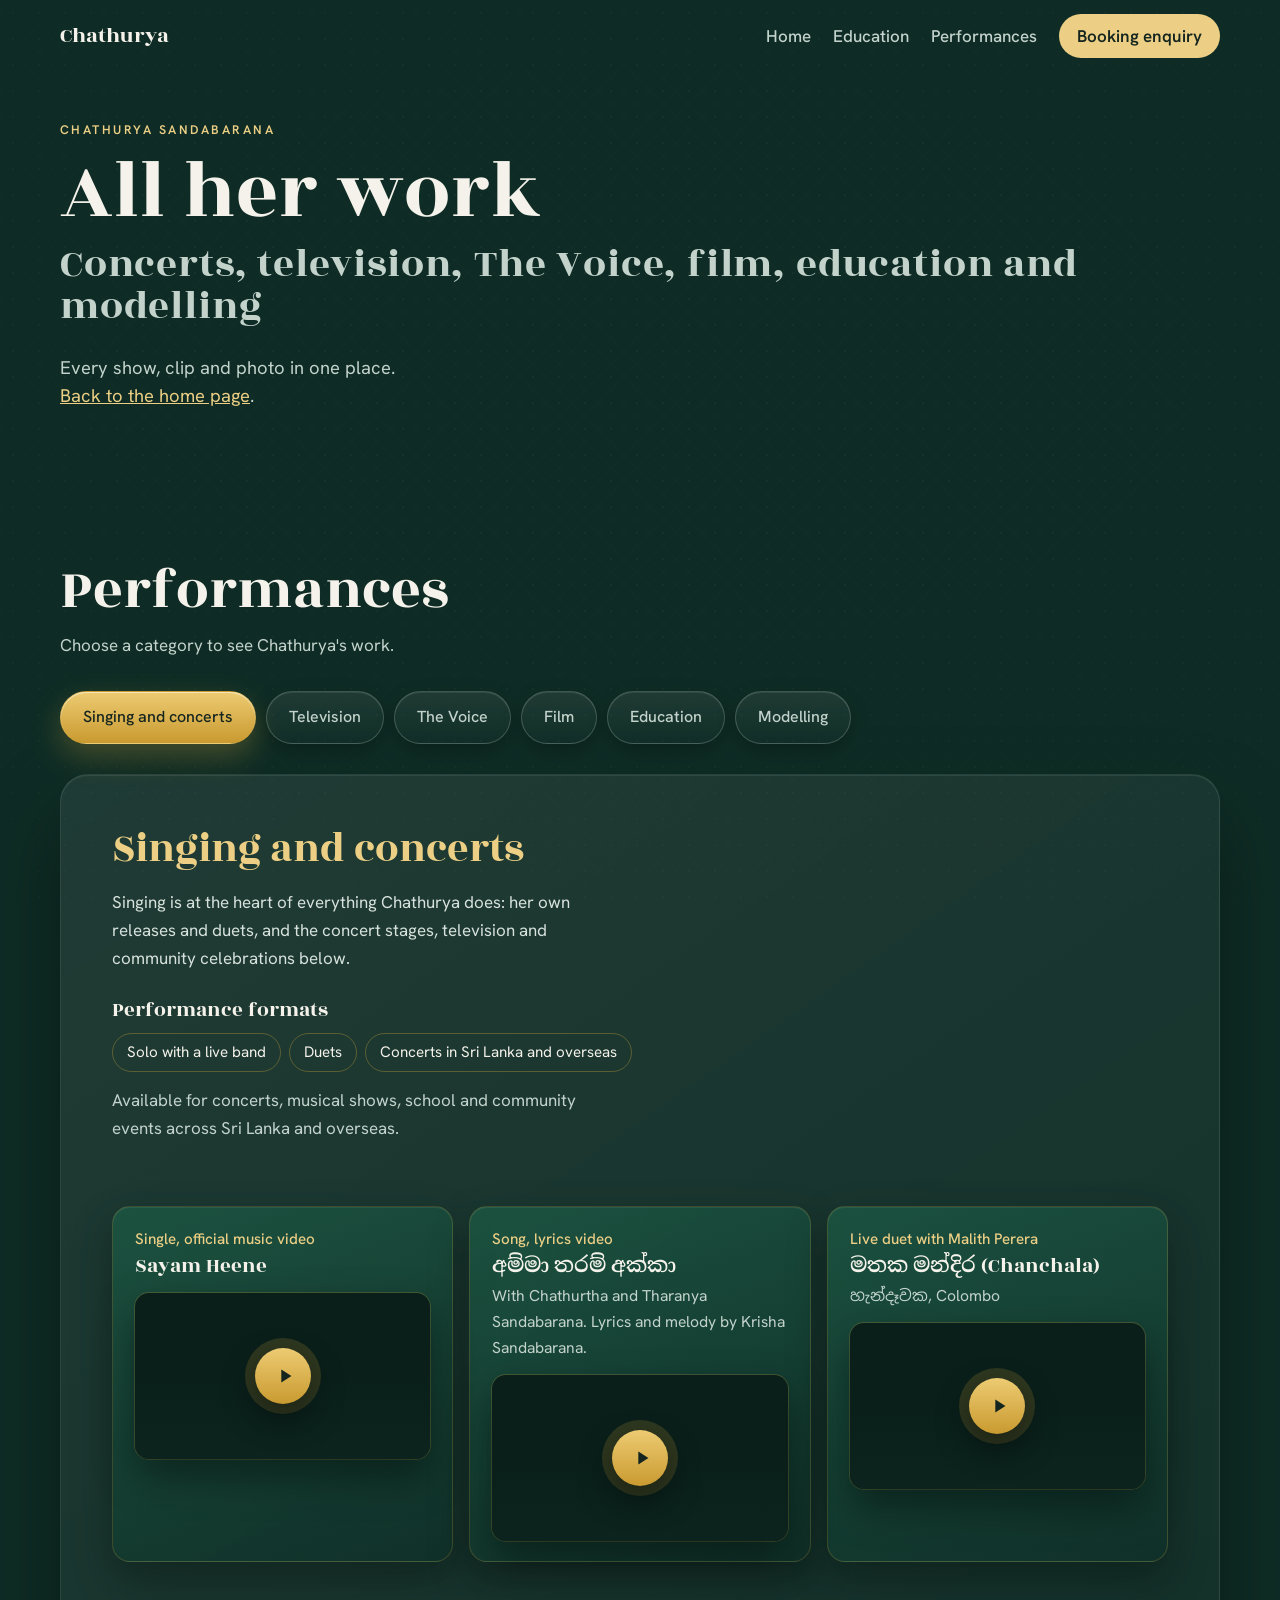
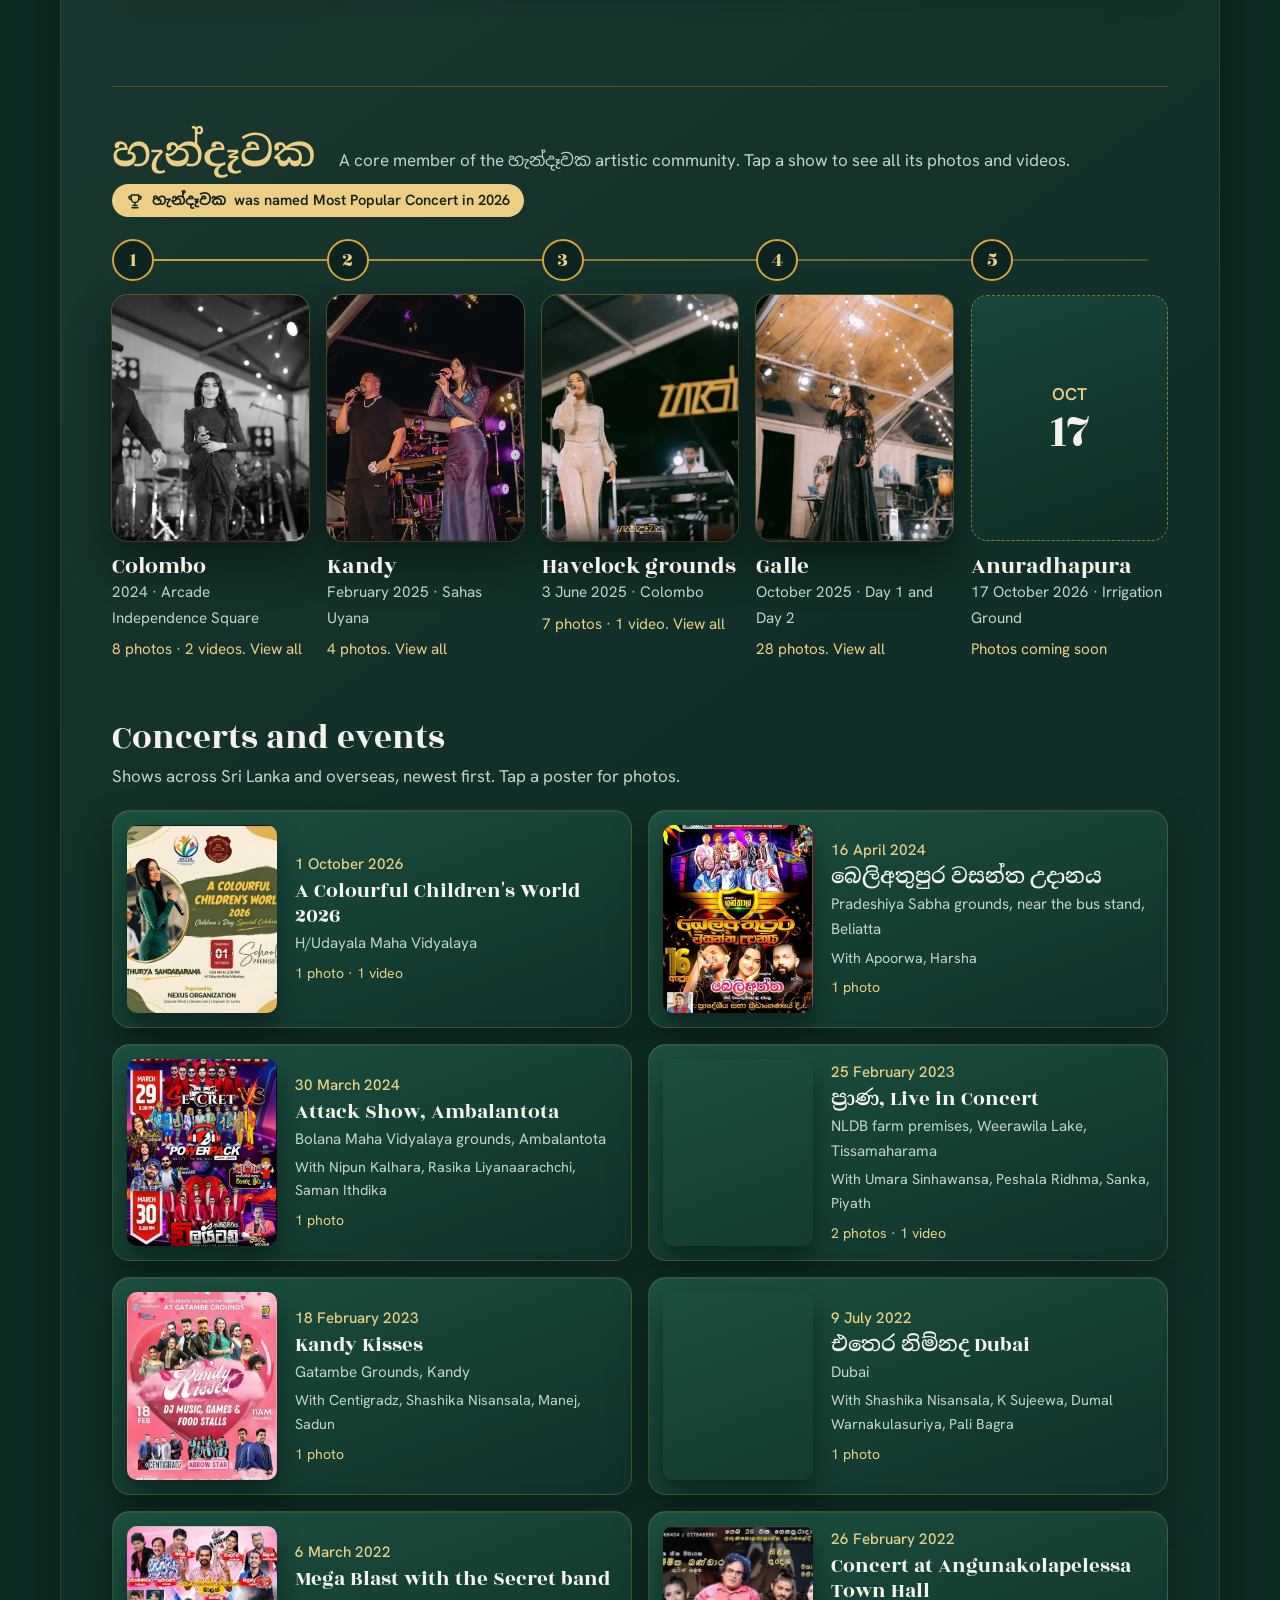
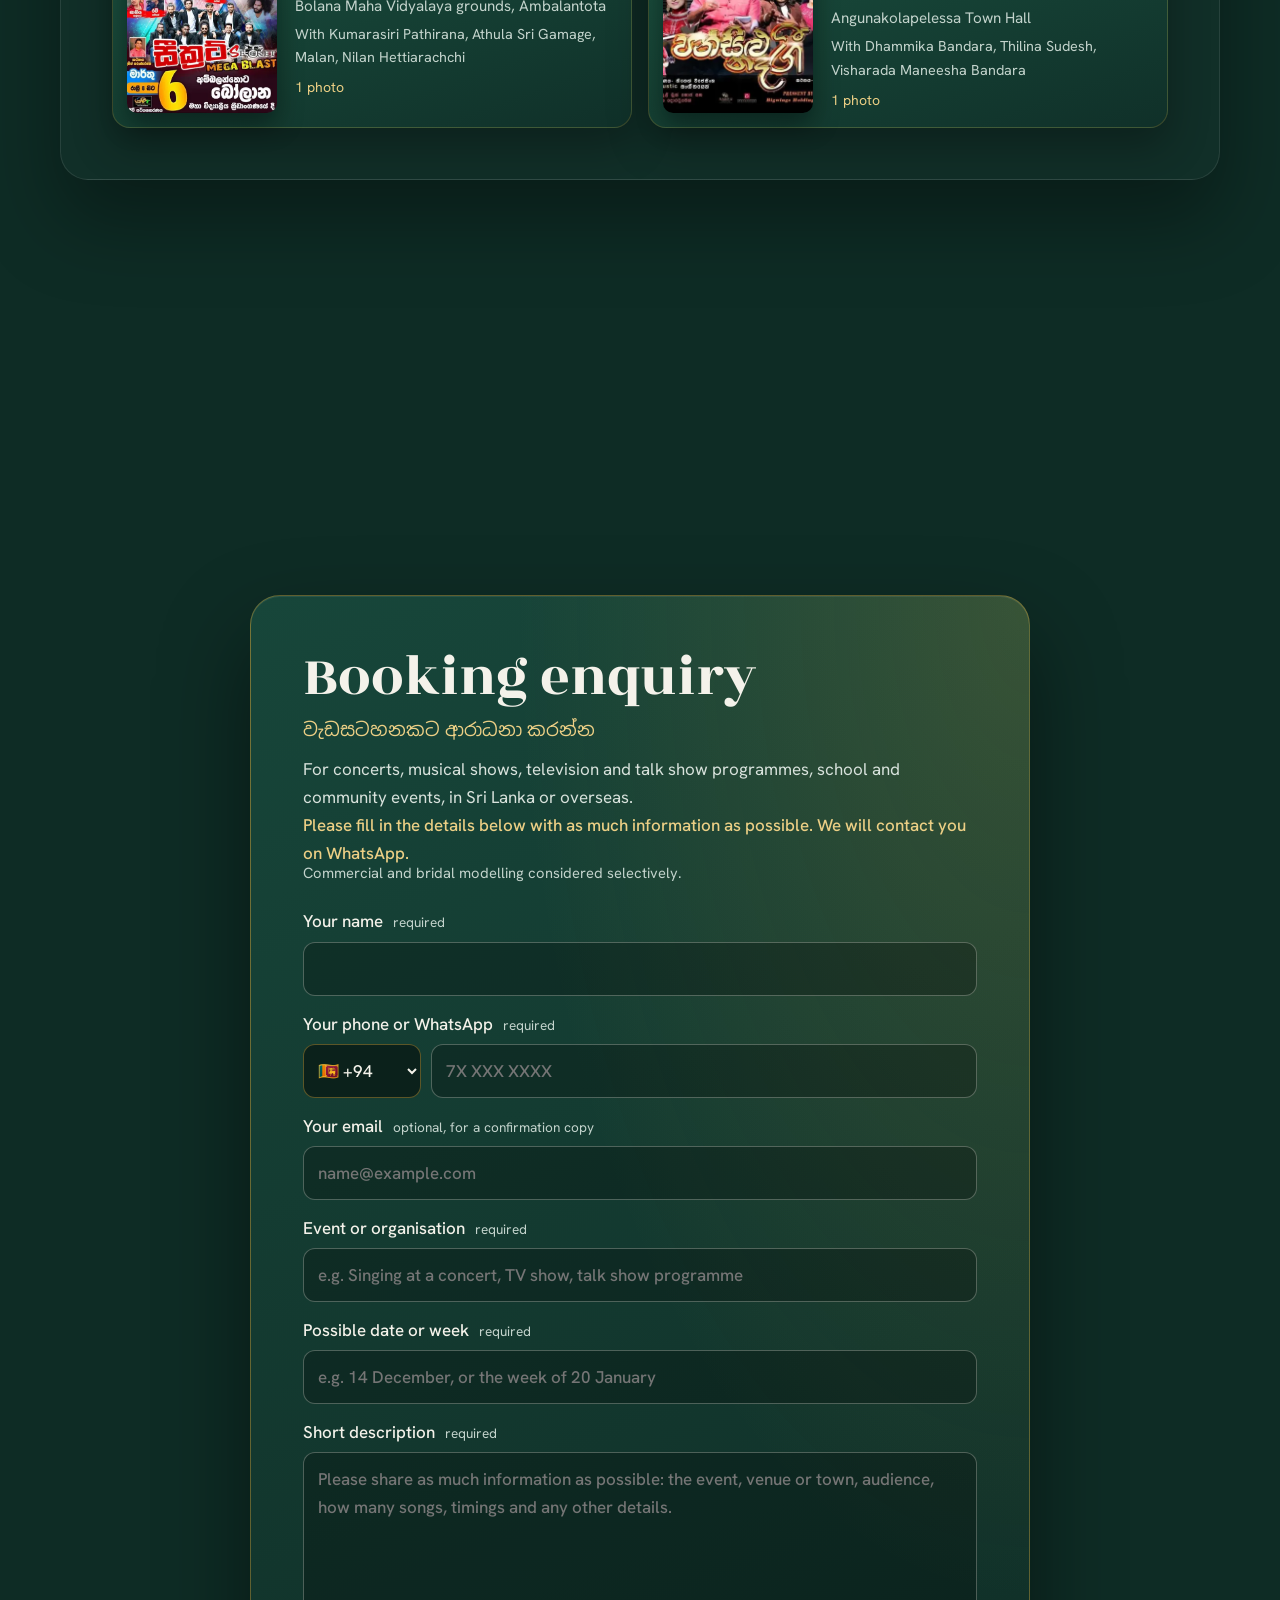
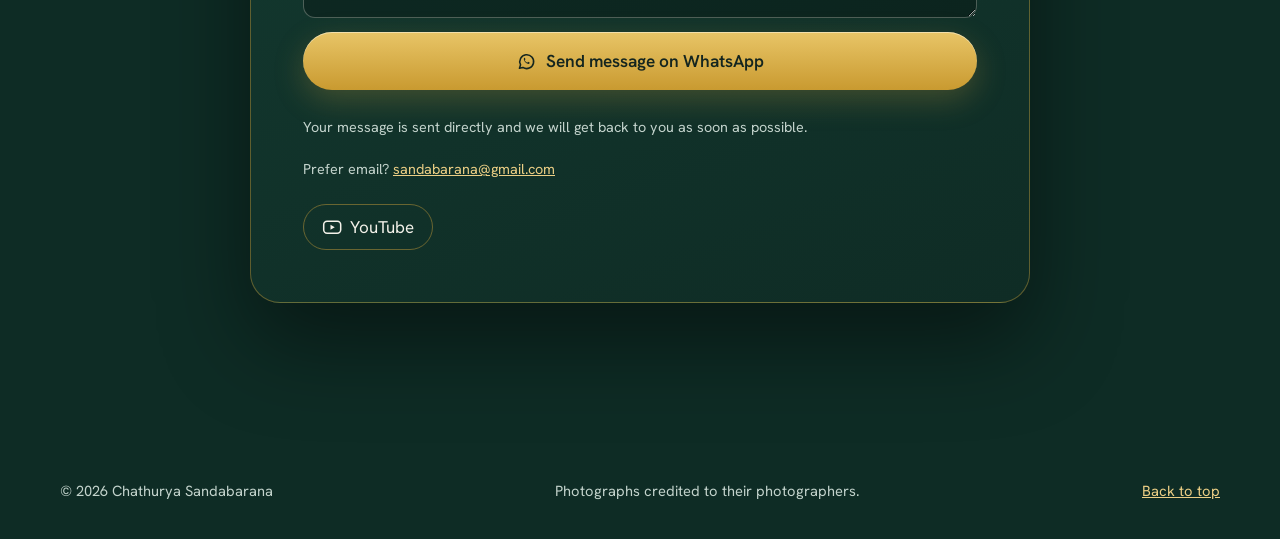
<file: work.html>
<!doctype html>
<html lang="en">
<head>
<meta charset="utf-8">
<meta name="viewport" content="width=device-width, initial-scale=1, viewport-fit=cover">
<title>All her work | Chathurya Sandabarana</title>
<meta name="description" content="Chathurya Sandabarana is a Sri Lankan singer. The Voice Sri Lanka Live Shows, international recognition on The Voice Global, concerts across Sri Lanka and in Dubai, and an Aerospace Engineering degree with First Class Honours from the UK.">
<link rel="canonical" href="https://chathurya.caeleon.net/work.html">
<meta property="og:type" content="website">
<meta property="og:url" content="https://chathurya.caeleon.net/work.html">
<meta property="og:title" content="All her work | Chathurya Sandabarana">
<meta property="og:description" content="Chathurya Sandabarana is a Sri Lankan singer. The Voice Sri Lanka Live Shows, international recognition on The Voice Global, concerts across Sri Lanka and in Dubai, and an Aerospace Engineering degree with First Class Honours from the UK.">
<meta property="og:image" content="https://chathurya.caeleon.net/assets/share.jpg">
<meta name="twitter:card" content="summary_large_image">
<meta name="theme-color" content="#0C241F">
<link rel="icon" href="assets/icon.png">
<meta name="site-collector" content="">

<link rel="preload" href="assets/fonts/rozha-one-latin-400-normal.woff2" as="font" type="font/woff2" crossorigin>
<link rel="preload" href="assets/fonts/hanken-grotesk-latin-400-normal.woff2" as="font" type="font/woff2" crossorigin>
<style>@font-face{font-family:"Rozha One";src:url(assets/fonts/rozha-one-latin-400-normal.woff2) format("woff2");font-display:swap}
@font-face{font-family:"Hanken Grotesk";src:url(assets/fonts/hanken-grotesk-latin-400-normal.woff2) format("woff2");font-weight:400;font-display:swap}
@font-face{font-family:"Hanken Grotesk";src:url(assets/fonts/hanken-grotesk-latin-500-normal.woff2) format("woff2");font-weight:500;font-display:swap}
@font-face{font-family:"Hanken Grotesk";src:url(assets/fonts/hanken-grotesk-latin-600-normal.woff2) format("woff2");font-weight:600;font-display:swap}
@font-face{font-family:"Noto Serif Sinhala";src:url(assets/fonts/noto-serif-sinhala-sinhala-600-normal.woff2) format("woff2");font-weight:100 900;font-display:swap;unicode-range:U+0D80-0DFF,U+200C-200D}
@font-face{font-family:"Noto Sans Sinhala";src:url(assets/fonts/noto-sans-sinhala-sinhala-400-normal.woff2) format("woff2");font-display:swap;unicode-range:U+0D80-0DFF,U+200C-200D}
:root{--night:#0C241F;--deep:#103129;--dress:#1C5442;--brass:#D4A53A;--gold:#ECCF85;--pearl:#F4F2EA;--mist:#B9CBC3;
--display:"Rozha One","Noto Serif Sinhala",Georgia,serif;--body:"Hanken Grotesk","Noto Sans Sinhala","Iskoola Pota",system-ui,sans-serif}
*{box-sizing:border-box;margin:0;padding:0}
html{scroll-behavior:smooth;scroll-padding-top:70px}
@media (prefers-reduced-motion:reduce){html{scroll-behavior:auto}*{animation:none!important;transition:none!important}}
body{background:var(--night);color:var(--pearl);font-family:var(--body);font-size:1.0625rem;line-height:1.65;-webkit-font-smoothing:antialiased;overflow-x:hidden}
img{display:block;max-width:100%;height:auto}
a{color:var(--gold)}
button{font:inherit;color:inherit;background:none;border:0;cursor:pointer;text-align:inherit}
:focus-visible{outline:3px solid var(--gold);outline-offset:3px;border-radius:6px}
[lang=si]{font-family:"Noto Sans Sinhala","Iskoola Pota",var(--body)}
.wrap{width:min(1160px,100% - 32px);margin-inline:auto}
h2{font-family:var(--display);font-weight:400;font-size:clamp(2.2rem,5vw,3.6rem);line-height:1.05}
.h3,h3{font-family:var(--display);font-weight:400;line-height:1.15}
h4{font-family:var(--display);font-weight:400;font-size:1.3rem;line-height:1.2}
.kicker,.label,.when{color:var(--gold);font-weight:500;font-size:.95rem;display:block}
.ico{width:1.2em;height:1.2em;flex:none}
.link{color:var(--gold);font-weight:600;text-decoration:underline;text-underline-offset:3px;display:inline-flex;gap:8px;align-items:center;min-height:44px}
.muted{color:var(--mist)}
.btn{display:inline-flex;align-items:center;justify-content:center;gap:10px;min-height:50px;padding:0 26px;border-radius:999px;font-weight:600;text-decoration:none;transition:transform .25s,box-shadow .25s,border-color .25s,color .25s}
.btn.primary{background:linear-gradient(180deg,#E8C567,#C99A30);color:#14251F;box-shadow:0 10px 30px rgba(212,165,58,.25),inset 0 1px 0 rgba(255,255,255,.45)}
.btn.primary:hover{transform:translateY(-2px)}
.btn.ghost{color:var(--pearl);border:1.5px solid rgba(244,242,234,.4)}
.btn.ghost:hover{border-color:var(--brass);color:var(--gold)}

/* header */
.bar{position:fixed;inset:0 0 auto;z-index:20;transition:background .3s}
.bar.solid{background:rgba(12,36,31,.82);backdrop-filter:blur(14px);-webkit-backdrop-filter:blur(14px);border-bottom:1px solid rgba(212,165,58,.15)}
.bar .wrap{display:flex;justify-content:space-between;align-items:center;padding-block:14px}
.mark{font-family:var(--display);font-size:1.35rem;color:var(--pearl);text-decoration:none}
.bar nav{display:flex;gap:22px;align-items:center}
.bar nav a{color:var(--mist);text-decoration:none;font-weight:500}
.bar nav a:hover{color:var(--pearl)}
.bar nav a.cta{color:#14251F;background:var(--gold);padding:8px 18px;border-radius:999px;font-weight:600}
@media (max-width:420px){.bar nav a.hide-xs{display:none}}

/* hero */
.hero{position:relative;min-height:100svh;display:grid;align-items:end;overflow:hidden;isolation:isolate;background:radial-gradient(90% 70% at 72% 45%,#1D5141 0%,#123A30 35%,var(--night) 75%)}
#waves{position:absolute;inset:0;width:100%;height:100%;z-index:-1}
.hero::after{content:"";position:absolute;inset:auto 0 0;height:22vh;background:linear-gradient(transparent,var(--night));z-index:-1}
.hero-grid{display:grid;grid-template-columns:minmax(0,1.15fr) minmax(0,.85fr);align-items:end;padding-top:110px}
.intro{position:relative;z-index:2;padding-bottom:12vh}
.name{font-family:var(--display);font-weight:400;line-height:.9;font-size:clamp(4rem,7.4vw,7rem);text-shadow:0 18px 40px rgba(0,0,0,.35)}
.name span{display:block}
.name span+span{background:linear-gradient(180deg,#F3D98F 0%,#D4A53A 55%,#B4852A 100%);-webkit-background-clip:text;background-clip:text;-webkit-text-fill-color:transparent;text-shadow:none}
.lede{max-width:36ch;color:var(--mist);font-size:1.15rem;margin-top:26px;line-height:1.55}
.lede strong{color:var(--pearl);font-weight:500;display:block}
.actions{display:flex;gap:14px;flex-wrap:wrap;margin-top:30px}
.stage{justify-self:end;align-self:end;perspective:1200px}
.portrait{height:min(74svh,640px);width:auto;max-width:none;filter:drop-shadow(0 40px 60px rgba(0,0,0,.55)) drop-shadow(0 0 40px rgba(212,165,58,.12));transition:transform .6s cubic-bezier(.2,.7,.1,1)}
@media (prefers-reduced-motion:no-preference){.name span{animation:rise 1s cubic-bezier(.2,.7,.1,1) both}.name span+span{animation-delay:.12s}.lede,.actions{animation:fade .9s .45s both}.stage{animation:settle 1.3s .1s cubic-bezier(.2,.7,.1,1) both}
@keyframes rise{from{opacity:0;transform:translateY(.35em)}}@keyframes fade{from{opacity:0}}@keyframes settle{from{opacity:0;transform:translateY(50px)}}}
@media (max-width:860px){.hero{align-items:start}.hero-grid{grid-template-columns:1fr;padding-top:88px}.intro{padding-bottom:0}.name{font-size:clamp(2.8rem,13.4vw,5.6rem)}.stage{justify-self:center;margin-top:22px}.portrait{height:auto;width:min(92vw,440px);max-width:100%}}

/* next performance */
.next{position:relative;z-index:3;margin-top:-56px}
.next .card{display:grid;grid-template-columns:auto 1fr auto;gap:22px;align-items:center;padding:22px 26px;border-radius:22px;background:linear-gradient(135deg,rgba(236,207,133,.16),rgba(28,84,66,.88) 45%);border:1px solid rgba(212,165,58,.45);box-shadow:0 30px 60px rgba(0,0,0,.45),inset 0 1px 0 rgba(255,255,255,.1);backdrop-filter:blur(10px);-webkit-backdrop-filter:blur(10px)}
.date{width:74px;text-align:center;border-radius:14px;overflow:hidden;background:var(--pearl);color:#14251F;box-shadow:0 10px 22px rgba(0,0,0,.35)}
.date b{display:block;background:#B5322F;color:#fff;font-size:.8rem;font-weight:600;padding:4px 0}
.date span{display:block;font-family:var(--display);font-size:2rem;line-height:1.1;padding:4px 0 6px}
.next h3{font-size:clamp(1.5rem,3vw,2.1rem)}
.next p{color:var(--mist);display:flex;gap:8px;align-items:center;flex-wrap:wrap}
.next.past{display:none}
@media (max-width:860px){.next{margin-top:24px}.next .card{grid-template-columns:auto 1fr}.next .card .btn{grid-column:1/-1}}

/* music */
.music{padding-block:clamp(80px,11vw,130px);background:linear-gradient(180deg,var(--night),var(--deep))}
.music-grid{display:grid;grid-template-columns:minmax(0,1.45fr) minmax(0,.9fr);gap:clamp(28px,5vw,64px);align-items:center}
.music h2{margin:6px 0 16px}
.music p{color:#D8E2DC;max-width:44ch}
.music .links{margin-top:24px}
@media (max-width:860px){.music-grid{grid-template-columns:1fr}}

/* video facade */
.facade{position:relative;display:block;width:100%;aspect-ratio:16/9;border-radius:20px;overflow:hidden;background:#0A1F1A;box-shadow:0 40px 80px rgba(0,0,0,.5),0 0 0 1px rgba(212,165,58,.35)}
.facade img{position:absolute;inset:0;width:100%;height:100%;object-fit:cover;transition:transform .6s}
.facade::after{content:"";position:absolute;inset:0;background:linear-gradient(180deg,rgba(12,36,31,0) 50%,rgba(12,36,31,.8));pointer-events:none}
.facade .play{position:absolute;z-index:2;left:50%;top:50%;width:76px;height:76px;margin:-38px 0 0 -38px;border-radius:50%;display:grid;place-items:center;background:linear-gradient(180deg,#EDCB72,#C99A30);color:#14251F;box-shadow:0 14px 34px rgba(0,0,0,.45),0 0 0 10px rgba(212,165,58,.18);transition:transform .3s}
.facade .play svg{width:28px;height:28px;margin-left:4px}
.facade .cap{position:absolute;z-index:2;left:20px;right:20px;bottom:14px;font-weight:500;text-shadow:0 2px 10px rgba(0,0,0,.6)}
.facade:hover img{transform:scale(1.04)}.facade:hover .play{transform:scale(1.08)}
.facade iframe,.facade video{position:absolute;inset:0;width:100%;height:100%;border:0;background:#000;z-index:3}
.facade.small{border-radius:14px;margin-top:14px;box-shadow:0 18px 40px rgba(0,0,0,.4),0 0 0 1px rgba(212,165,58,.25)}
.facade.small .play{width:56px;height:56px;margin:-28px 0 0 -28px}.facade.small .play svg{width:22px;height:22px}

/* press */
.press{padding-block:8px 40px;background:var(--deep)}
.press-card{display:grid;grid-template-columns:130px 1fr;gap:22px;align-items:center;padding:22px;border-radius:22px;background:linear-gradient(160deg,#17463A,#0F2C25);border:1px solid rgba(212,165,58,.4)}
.press-img img{border-radius:8px;box-shadow:0 10px 24px rgba(0,0,0,.45)}
.press h2{font-size:clamp(1.3rem,3vw,1.9rem);margin:4px 0}
.press .tr{color:var(--mist)}
@media (min-width:700px){.press-card{grid-template-columns:200px 1fr;padding:28px 32px;gap:32px}}

/* about */
.about{padding-block:clamp(80px,11vw,130px);background:linear-gradient(180deg,var(--deep),var(--night))}
.about-grid{display:grid;grid-template-columns:1fr 1.4fr;gap:clamp(32px,6vw,90px);align-items:start}
.about p{max-width:60ch;color:#D8E2DC;font-size:1.1rem}.about p+p{margin-top:1.1em}
.facts{list-style:none;display:grid;gap:10px;margin-top:28px}
.facts li{padding:12px 16px 12px 44px;position:relative;border-radius:14px;background:rgba(255,255,255,.05);border:1px solid rgba(212,165,58,.25)}
.facts li::before{content:"";position:absolute;left:18px;top:1.15em;width:10px;height:10px;border-radius:50%;background:var(--brass)}
@media (max-width:860px){.about-grid{grid-template-columns:1fr}}

/* performances + tabs */
.perf{padding-block:clamp(80px,11vw,140px);background:var(--deep)}
.perf .sub{color:var(--mist);margin:10px 0 32px}
.tablist{display:flex;gap:10px;flex-wrap:wrap;margin-bottom:30px}
.tab{font-weight:500;font-size:1rem;color:var(--mist);padding:12px 22px;border-radius:999px;border:1px solid rgba(175,195,186,.28);background:linear-gradient(180deg,rgba(255,255,255,.07),rgba(255,255,255,.01));box-shadow:0 6px 18px rgba(0,0,0,.25),inset 0 1px 0 rgba(255,255,255,.08);transition:color .25s,border-color .25s,transform .25s;white-space:nowrap}
.tab:hover{color:var(--pearl);border-color:rgba(212,165,58,.6);transform:translateY(-1px)}
.tab[aria-selected=true]{color:#14251F;border-color:transparent;background:linear-gradient(180deg,#EDCB72,#C99A30);box-shadow:0 12px 30px rgba(212,165,58,.28),inset 0 1px 0 rgba(255,255,255,.5)}
@media (max-width:860px){.tablist{flex-wrap:nowrap;overflow-x:auto;scrollbar-width:none;margin-inline:-16px;padding:4px 16px 10px}.tablist::-webkit-scrollbar{display:none}}
.panel{display:grid;grid-template-columns:minmax(0,.9fr) minmax(0,1.1fr);gap:clamp(28px,5vw,64px);align-items:start;padding:clamp(22px,4vw,52px);border-radius:28px;background:linear-gradient(145deg,rgba(255,255,255,.075),rgba(255,255,255,.015) 60%);border:1px solid rgba(255,255,255,.09);box-shadow:0 40px 80px rgba(0,0,0,.35),inset 0 1px 0 rgba(255,255,255,.08)}
.panel[hidden]{display:none}
.panel:has(> .wide){grid-template-columns:1fr}
@media (max-width:860px){.panel{grid-template-columns:1fr}}
@media (prefers-reduced-motion:no-preference){.panel.enter{animation:panelIn .5s cubic-bezier(.2,.7,.1,1)}@keyframes panelIn{from{opacity:0;transform:translateY(14px)}}}
.panel h3{font-size:clamp(1.9rem,3.4vw,2.6rem);color:var(--gold);margin-bottom:14px}
.lead p{color:#D8E2DC;max-width:48ch}.lead p+p{margin-top:1em}
.items{display:grid;gap:16px}
.item{display:block;width:100%;padding:20px 22px;border-radius:18px;background:linear-gradient(160deg,rgba(28,84,66,.92),rgba(16,49,41,.92));border:1px solid rgba(212,165,58,.22);box-shadow:0 18px 40px rgba(0,0,0,.3),inset 0 1px 0 rgba(255,255,255,.07)}
.item h4{margin:2px 0 4px}
.item p{color:var(--mist);font-size:.98rem}
.badge{display:block;font-size:.88rem;color:var(--gold);margin-top:6px}
.upcoming{display:inline-block;background:var(--gold);color:#14251F!important;font-weight:600;border-radius:999px;padding:1px 10px;font-size:.82rem;margin-top:6px;align-self:flex-start}

/* singing */
.rep{margin-top:26px}
.rep h4{color:var(--pearl);margin:18px 0 10px}
.songs{list-style:none;display:flex;flex-wrap:wrap;gap:8px}
.songs li{padding:6px 14px;border-radius:999px;border:1px solid rgba(212,165,58,.35);font-size:.95rem}
.avail{margin-top:14px;color:var(--mist)!important}

/* handawaka timeline */
.hhead{display:flex;flex-wrap:wrap;gap:6px 24px;align-items:baseline;margin-bottom:22px}
.hhead h3{margin:0}.hhead p{color:var(--mist)}
.htimeline{list-style:none;display:grid;grid-template-columns:repeat(5,1fr);gap:18px;position:relative;margin-bottom:56px}
.htimeline::before{content:"";position:absolute;left:20px;right:20px;top:20px;height:2px;background:linear-gradient(90deg,var(--brass),rgba(212,165,58,.25))}
.hstep{position:relative}
.hbtn{display:flex;flex-direction:column;width:100%;text-align:left}
.hnum{position:relative;z-index:1;width:42px;height:42px;border-radius:50%;display:grid;place-items:center;background:var(--night);border:2px solid var(--brass);color:var(--gold);font-family:var(--display);font-size:1.3rem;margin-bottom:14px}
.hnum svg{width:20px;height:20px}
.hcover{width:100%;aspect-ratio:4/5;object-fit:cover;border-radius:16px;box-shadow:0 22px 44px rgba(0,0,0,.45),0 0 0 1px rgba(212,165,58,.35);transition:transform .35s}
.hbtn:hover .hcover{transform:translateY(-4px)}
.hcover.blank{display:grid;place-content:center;text-align:center;background:linear-gradient(160deg,#17463A,#0F2C25);border:1.5px dashed rgba(212,165,58,.6);box-shadow:none}
.hcover.blank b{color:var(--gold);font-weight:600}.hcover.blank span{font-family:var(--display);font-size:3rem;line-height:1}
.htext{display:flex;flex-direction:column;margin-top:12px}
.htext strong{font-family:var(--display);font-weight:400;font-size:1.45rem;line-height:1.2}
.htext>span{color:var(--mist);font-size:.95rem}
.htext .badge{color:var(--gold)}
@media (max-width:860px){
 .htimeline{grid-template-columns:1fr;gap:26px;padding-left:58px}
 .htimeline::before{left:20px;right:auto;top:20px;bottom:20px;width:2px;height:auto;background:linear-gradient(180deg,var(--brass),rgba(212,165,58,.25))}
 .hnum{position:absolute;left:-58px;top:0;margin:0}
 .hcover{aspect-ratio:4/3}}
.sub-h{font-size:clamp(1.7rem,3vw,2.2rem)!important;color:var(--pearl)!important;margin-bottom:4px!important}
.clist{list-style:none;display:grid;grid-template-columns:1fr 1fr;gap:16px;margin-top:20px}
@media (max-width:760px){.clist{grid-template-columns:1fr}}
.item.feature{display:grid;grid-template-columns:150px 1fr;gap:18px;align-items:center;text-align:left;padding:14px;height:100%}
.ccover{width:150px;aspect-ratio:4/5;object-fit:cover;border-radius:10px;box-shadow:0 12px 26px rgba(0,0,0,.4)}
.ccover.blank{display:grid;place-items:center;color:var(--brass);background:#0A1F1A}.ccover.blank svg{width:40px;height:40px}
.ctext{display:flex;flex-direction:column}
.ctext strong{font-family:var(--display);font-weight:400;font-size:1.3rem;line-height:1.2;margin:2px 0}
.ctext .where{color:var(--mist);font-size:.95rem}
.ctext .with{color:var(--mist);font-size:.9rem;margin-top:4px}
button.item.feature:hover{border-color:rgba(212,165,58,.6)}
@media (max-width:420px){.item.feature{grid-template-columns:110px 1fr}.ccover{width:110px}}

/* the voice */
.global{display:flex;gap:14px;align-items:flex-start;margin-top:22px;padding:18px 20px;border-radius:16px;background:linear-gradient(135deg,rgba(236,207,133,.18),rgba(236,207,133,.04));border:1px solid rgba(212,165,58,.5)}
.global .ico{width:26px;height:26px;color:var(--gold);margin-top:2px}
.global p{color:#E6EDE9}.global strong{color:var(--gold);font-weight:600;display:block;margin-bottom:4px}
.quote{margin-top:18px;padding-left:18px;border-left:3px solid var(--brass);color:#E6EDE9;font-size:1.05rem;font-style:italic;max-width:46ch}
.quote cite{display:block;margin-top:8px;font-style:normal;color:var(--gold);font-size:.92rem}
.coach{margin-top:26px;padding:20px;border-radius:18px;border:1px solid rgba(212,165,58,.3);background:rgba(0,0,0,.15)}
.coach h4{color:var(--gold)}
.coach>p{margin:8px 0;font-size:.98rem}
.coach ul{list-style:none;display:grid;gap:8px}.coach li{font-style:italic;border-left:3px solid var(--brass);padding-left:12px;color:#DCE5E0}
.timeline{list-style:none;display:grid;gap:14px;position:relative;padding-left:26px;border-left:2px solid rgba(212,165,58,.5);margin-left:8px}
.step{position:relative}
.step::before{content:"";position:absolute;left:-35px;top:24px;width:16px;height:16px;border-radius:50%;background:var(--night);border:3px solid var(--brass)}
.step.hl::before{background:var(--gold)}
.tcard{display:grid;grid-template-columns:110px 1fr;gap:16px;width:100%;text-align:left;padding:12px;border-radius:16px;background:linear-gradient(160deg,rgba(28,84,66,.92),rgba(16,49,41,.92));border:1px solid rgba(212,165,58,.25);box-shadow:0 14px 30px rgba(0,0,0,.3)}
.step.hl .tcard{border-color:var(--gold)}
.tthumb{width:110px;height:110px;object-fit:cover;border-radius:10px;background:#0A1F1A}
.ttext{display:flex;flex-direction:column}
.round{color:var(--gold);font-weight:500;font-size:.92rem}
.ttext strong{font-family:var(--display);font-weight:400;font-size:1.35rem;line-height:1.2;margin:2px 0}
.meta{color:var(--mist);font-size:.95rem}

/* film + education */
.filmcard{display:grid;grid-template-columns:160px 1fr;gap:20px;align-items:start}
.fposter{border-radius:10px;box-shadow:0 12px 26px rgba(0,0,0,.4)}
@media (max-width:480px){.filmcard{grid-template-columns:1fr}.filmcard button{max-width:220px}}
.edu{position:relative;overflow:hidden}
.edu-bg{position:absolute;right:-60px;top:-40px;width:min(560px,120%);opacity:.8;pointer-events:none;z-index:0}
.edu>*:not(.edu-bg){position:relative;z-index:1}
.edu .cls{color:var(--gold)!important;font-weight:600}
.edu h4{color:var(--pearl);margin:18px 0 8px}
.areas{margin-left:20px;color:var(--mist)}
.gradbtn{padding:10px}.gradbtn img{border-radius:12px;width:100%;max-height:460px;object-fit:cover;object-position:center 30%}
.why{list-style:none;display:grid;gap:14px;margin-top:12px}
.why li{display:flex;gap:14px;align-items:flex-start}
.why .ico{width:36px;height:36px;color:var(--gold);padding:7px;border:1.5px solid rgba(212,165,58,.5);border-radius:10px}
.why strong{display:block}

/* invite */
.invite{padding-block:clamp(80px,11vw,140px);background:linear-gradient(180deg,var(--deep),var(--night))}
.icard{max-width:780px;margin-inline:auto;padding:clamp(24px,5vw,52px);border-radius:30px;background:radial-gradient(120% 140% at 100% 0%,rgba(212,165,58,.18),transparent 55%),linear-gradient(160deg,#17463A,#0F2C25);border:1px solid rgba(212,165,58,.4);box-shadow:0 40px 90px rgba(0,0,0,.45),inset 0 1px 0 rgba(255,255,255,.08)}
.icard .si{color:var(--gold);font-size:1.15rem;margin:6px 0 10px}
.icard>p{color:#D8E2DC}
form{display:grid;gap:14px;margin-top:22px}
label{display:grid;gap:6px;font-weight:500}
.req,.opt{font-weight:400;color:var(--mist);font-size:.85rem;margin-left:6px}
input,textarea{font:inherit;color:var(--pearl);background:rgba(0,0,0,.25);border:1.5px solid rgba(244,242,234,.28);border-radius:12px;padding:12px 14px;min-height:50px;width:100%}
input:focus,textarea:focus{border-color:var(--gold);outline:none}
input[type=date]{color-scheme:dark}
.two{display:grid;gap:14px}@media (min-width:560px){.two{grid-template-columns:1fr 1fr}}
.send{display:grid;gap:10px}@media (min-width:560px){.send{grid-template-columns:1fr 1fr}}
.err{color:#FFB4A8}.done{color:var(--gold)}
.person{margin-top:16px;color:var(--mist)}
.direct{display:flex;gap:10px;flex-wrap:wrap;margin-top:22px}
.direct a{display:inline-flex;gap:8px;align-items:center;min-height:46px;padding:0 18px;border-radius:999px;border:1px solid rgba(212,165,58,.45);color:var(--pearl);text-decoration:none}
.direct a:hover{border-color:var(--gold);color:var(--gold)}
footer{padding-block:36px;color:var(--mist);font-size:.92rem}
footer .wrap{display:flex;justify-content:space-between;gap:16px;flex-wrap:wrap}

/* lightbox */
dialog#lightbox{border:0;padding:0;width:100vw;height:100dvh;max-width:none;max-height:none;background:#050f0c;color:var(--pearl)}
dialog#lightbox::backdrop{background:rgba(0,0,0,.85)}
.lb-top{position:absolute;top:0;left:0;right:0;display:flex;justify-content:space-between;align-items:center;padding:10px 14px;z-index:2}
.lb-top button{width:50px;height:50px;display:grid;place-items:center;border-radius:50%;background:rgba(255,255,255,.12)}
.lb-track{display:flex;width:100%;height:calc(100% - 130px);margin-top:62px;overflow-x:auto;scroll-snap-type:x mandatory;scrollbar-width:none}
.lb-track::-webkit-scrollbar{display:none}
.lb-slide{flex:0 0 100%;scroll-snap-align:center;display:grid;place-items:center;padding:0 8px}
.lb-slide img,.lb-slide video{max-width:100%;max-height:100%;object-fit:contain}
.lb-slide .yt{width:min(100%,960px);aspect-ratio:16/9;position:relative}
.lb-slide .yt .facade{height:100%}
.lb-slide iframe{width:100%;height:100%;border:0}
.lb-cap{position:absolute;bottom:0;left:0;right:0;padding:8px 16px calc(14px + env(safe-area-inset-bottom));text-align:center;color:var(--mist);font-size:.95rem}
.lb-desc{display:block;color:var(--pearl);max-width:70ch;margin:0 auto 6px}
.lb-nav{position:absolute;top:50%;transform:translateY(-50%);width:52px;height:52px;border-radius:50%;background:rgba(255,255,255,.12);font-size:2rem;line-height:1;display:none}
.lb-nav.prev{left:12px}.lb-nav.next{right:12px}
@media (pointer:fine){.lb-nav{display:grid;place-items:center}}
.panel>*{min-width:0}
@media (max-width:860px){.panel{grid-template-columns:minmax(0,1fr)}}
.timeline,.step,.tcard{min-width:0;max-width:100%}
.tcard{grid-template-columns:96px minmax(0,1fr)}.tthumb{width:96px;height:96px}
@media (max-width:420px){.tcard{grid-template-columns:76px minmax(0,1fr);gap:12px}.tthumb{width:76px;height:76px}.timeline{padding-left:20px}.step::before{left:-29px}}
.tthumbw{display:block;width:96px;height:96px;border-radius:10px;overflow:hidden;background:linear-gradient(160deg,#1C5442,#0A1F1A)}
.tthumbw img{width:100%;height:100%}
@media (max-width:420px){.tthumbw{width:76px;height:76px}}
.ttext strong,.ctext strong,.htext strong{overflow-wrap:anywhere}

/* ---- scroll-darkening background: sections are transparent over a body colour set by JS ---- */
body{background:var(--bg,#0E2C25);transition:background-color .2s linear}
.music,.press,.about,.perf,.invite{background:transparent!important}
.hero{background:radial-gradient(90% 70% at 72% 45%,#1D5141 0%,#123A30 35%,transparent 75%)}
.hero::after{background:linear-gradient(transparent,var(--bg,#0E2C25))}
:root{--mist:#C3D3CC}

/* ---- highlights: big numbers ---- */
.highlights{padding-block:clamp(48px,7vw,80px) 8px}
.hl-grid{display:grid;grid-template-columns:repeat(4,1fr);gap:16px}
@media (max-width:900px){.hl-grid{grid-template-columns:1fr 1fr}}
.hl-tile{display:flex;flex-direction:column;gap:2px;padding:24px 22px;border-radius:22px;text-decoration:none;color:var(--pearl);
 background:linear-gradient(160deg,rgba(28,84,66,.55),rgba(8,24,20,.55));border:1px solid rgba(212,165,58,.35);position:relative;overflow:hidden;transition:transform .3s,border-color .3s}
.hl-tile:hover{transform:translateY(-4px);border-color:var(--gold)}
.hl-tile::before{content:"";position:absolute;inset:-1px;background:linear-gradient(120deg,transparent 40%,rgba(236,207,133,.18) 50%,transparent 60%);transform:translateX(-100%);pointer-events:none}
.hl-tile.in::before{animation:sheen 2.4s .3s ease-out}
.hl-tile .big{font-family:var(--display);line-height:1;font-size:clamp(1.9rem,4vw,2.6rem);background:linear-gradient(180deg,#F3D98F,#D4A53A 60%,#B4852A);-webkit-background-clip:text;background-clip:text;-webkit-text-fill-color:transparent;margin-bottom:8px}
.hl-tile .big.num{font-size:clamp(3.4rem,8vw,5rem)}
.hl-tile strong{font-size:1.1rem;font-weight:600}
.hl-tile span:last-child{color:var(--mist);font-size:.95rem}
.award{display:flex;gap:16px;align-items:center;margin-top:16px;padding:18px 22px;border-radius:20px;text-decoration:none;color:var(--pearl);
 background:linear-gradient(100deg,rgba(236,207,133,.22),rgba(236,207,133,.05) 60%);border:1px solid var(--brass)}
.award .ico{width:44px;height:44px;color:var(--gold);flex:none}
.award strong{display:block;font-family:var(--display);font-weight:400;font-size:clamp(1.3rem,3vw,1.7rem);line-height:1.2;color:var(--gold)}
.award span span{color:var(--mist)}
.hawards{display:inline-flex;gap:8px;align-items:center;color:#14251F;background:var(--gold);border-radius:999px;padding:4px 14px;font-weight:600;font-size:.92rem}
.hawards .ico{width:18px;height:18px}

/* ---- 3D gold wave dividers ---- */
.divider{position:relative;height:clamp(96px,12vw,150px);width:100%;margin:clamp(8px,2vw,24px) 0;pointer-events:none;
  -webkit-mask-image:linear-gradient(90deg,transparent,#000 18%,#000 82%,transparent);mask-image:linear-gradient(90deg,transparent,#000 18%,#000 82%,transparent)}
.divider canvas{display:block;width:100%;height:100%;opacity:0;clip-path:inset(0 50% 0 50%);transition:opacity 1.4s ease,clip-path 2.2s cubic-bezier(.3,.1,.1,1)}
.divider.in canvas{opacity:1;clip-path:inset(0 0 0 0)}
.divider .gem{position:absolute;left:50%;top:50%;width:11px;height:11px;margin:-6px 0 0 -6px;transform:rotate(45deg) scale(0);
  background:linear-gradient(135deg,#FFF3CC,#ECCF85 40%,#B9862A);box-shadow:0 0 0 4px rgba(14,30,25,.9),0 0 0 5px rgba(212,165,58,.55),0 0 22px 6px rgba(236,207,133,.35);transition:transform .9s 1.1s cubic-bezier(.3,1.6,.5,1)}
.divider.in .gem{transform:rotate(45deg) scale(1)}
@keyframes sheen{to{transform:translateX(100%)}}
h2.reveal{position:relative;padding-bottom:12px}
h2.reveal::after{content:"";position:absolute;left:0;bottom:0;height:1px;width:0;background:linear-gradient(90deg,#ECCF85,#D4A53A 60%,transparent);transition:width 1.2s cubic-bezier(.2,.7,.1,1)}
h2.reveal.in::after{width:min(180px,40%)}
@media (prefers-reduced-motion:reduce){.divider canvas{opacity:1;clip-path:none;transition:none}.divider .gem{transform:rotate(45deg);transition:none}h2.reveal::after{width:min(180px,40%)}}

.icard .soon{font-family:var(--display);font-size:clamp(1.3rem,3vw,1.7rem);color:var(--gold);border:1px solid rgba(212,165,58,.45);border-radius:14px;padding:22px 24px;margin:26px 0;text-align:center}

/* ---- fine luxury lattice texture ---- */
body::before{content:"";position:fixed;inset:0;z-index:-1;pointer-events:none;opacity:.55;
  background-image:url("data:image/svg+xml,%3Csvg xmlns='http://www.w3.org/2000/svg' width='26' height='26'%3E%3Cpath d='M13 0L26 13L13 26L0 13Z' fill='none' stroke='%23D4A53A' stroke-opacity='.09' stroke-width='.6'/%3E%3Ccircle cx='13' cy='13' r='.9' fill='%23ECCF85' fill-opacity='.12'/%3E%3C/svg%3E");
  -webkit-mask-image:radial-gradient(120% 90% at 50% 40%,#000 30%,rgba(0,0,0,.35));mask-image:radial-gradient(120% 90% at 50% 40%,#000 30%,rgba(0,0,0,.35))}

/* ---- luxury typography refinements ---- */
.kicker,.label{text-transform:uppercase;letter-spacing:.2em;font-size:.78rem;font-weight:600}
.divider+section{padding-top:clamp(40px,6vw,80px)!important}

/* ---- where she has performed ---- */
.places{padding-block:clamp(40px,7vw,90px) clamp(10px,2vw,20px)}
.pl-list{list-style:none;margin:28px 0 0;padding:0;display:flex;flex-wrap:wrap;gap:12px}
.pl a{display:flex;align-items:baseline;gap:12px;padding:14px 22px;border:1px solid rgba(212,165,58,.35);border-radius:999px;color:var(--pearl);text-decoration:none;
  background:linear-gradient(180deg,rgba(255,255,255,.03),rgba(255,255,255,0));transition:border-color .3s,background .3s,transform .3s}
.pl a:hover{border-color:var(--gold);transform:translateY(-2px)}
.pl span{font-family:var(--display);font-size:clamp(1.35rem,3.2vw,2rem);line-height:1.1}
.pl em{font-style:normal;font-size:.72rem;letter-spacing:.18em;text-transform:uppercase;color:var(--gold);font-weight:600;white-space:nowrap}
.pl.intl a{border-color:var(--gold);background:linear-gradient(135deg,rgba(236,207,133,.22),rgba(212,165,58,.06));box-shadow:0 0 0 1px rgba(236,207,133,.25) inset,0 10px 30px -12px rgba(212,165,58,.5)}
.pl.intl span{background:linear-gradient(180deg,#FFF3CC,#ECCF85 45%,#C9952E);-webkit-background-clip:text;background-clip:text;color:transparent}
.pl.soon a{border-style:dashed}

.si-t{font-family:inherit;font-style:normal;letter-spacing:0;text-transform:none}

/* ---- hero education chip ---- */
.edu-chip{display:inline-flex;align-items:center;gap:12px;margin:18px 0 6px;padding:10px 18px 10px 14px;border:1px solid rgba(212,165,58,.5);border-radius:999px;color:var(--gold);text-decoration:none;font-weight:600;font-size:.98rem;background:linear-gradient(135deg,rgba(236,207,133,.14),rgba(212,165,58,.03));transition:border-color .3s,transform .3s}
.edu-chip:hover{border-color:var(--gold);transform:translateY(-2px)}
.edu-chip .ico{width:22px;height:22px;flex:none}
.edu-chip b{font-size:1.3rem;line-height:1;margin-left:2px}
@media (prefers-reduced-motion:no-preference){.edu-chip{animation:fade .9s .55s both}}

/* ---- education page ---- */
.ehero{min-height:auto;padding-block:120px 60px}
.ehero .hero-grid{align-items:center}
.ename{font-family:var(--display);font-weight:400;font-size:clamp(2.6rem,6.4vw,5.4rem);line-height:1.02;margin:10px 0 0;color:var(--pearl)}
.ename span{display:block;font-size:.5em;color:var(--mist);margin-top:10px;letter-spacing:.02em}
.efirst{font-family:var(--display);font-size:clamp(2rem,4.6vw,3.6rem);line-height:1.1;margin:22px 0 6px;background:linear-gradient(180deg,#FFF3CC,#ECCF85 45%,#C9952E);-webkit-background-clip:text;background-clip:text;color:transparent}
.eframe{all:unset;cursor:zoom-in;display:block;border-radius:220px 220px 26px 26px;overflow:hidden;border:1px solid rgba(212,165,58,.55);box-shadow:0 0 0 8px rgba(212,165,58,.07),0 40px 70px -20px rgba(0,0,0,.6)}
.eframe:focus-visible{outline:2px solid var(--gold);outline-offset:6px}
.eportrait{display:block;width:min(440px,80vw);height:auto;aspect-ratio:3/4;object-fit:cover}
.hl-grid.e3{grid-template-columns:repeat(3,minmax(0,1fr))}
@media (max-width:860px){.hl-grid.e3{grid-template-columns:1fr}.ehero{padding-top:96px}.ehero .stage{justify-self:center;margin-top:30px}}
.words{padding-block:clamp(40px,7vw,90px)}
.wquote{margin:28px 0 0;padding:clamp(22px,4vw,40px);border:1px solid rgba(212,165,58,.35);border-radius:22px;background:linear-gradient(135deg,rgba(236,207,133,.08),rgba(255,255,255,0))}
.wquote p{margin:0;font-family:var(--display);font-size:clamp(1.25rem,2.6vw,1.8rem);line-height:1.45;color:var(--pearl)}
.wquote cite{display:block;margin-top:18px;font-style:normal;color:var(--gold);font-size:.78rem;letter-spacing:.2em;text-transform:uppercase;font-weight:600}
.wquote.si-q{border-style:dashed;background:none}
.wquote.si-q p{font-family:"Noto Sans Sinhala",var(--body);font-size:clamp(1.02rem,1.9vw,1.2rem);line-height:1.9;color:var(--mist)}
.eresearch{padding-block:clamp(40px,7vw,90px)}
.er-grid{display:grid;grid-template-columns:minmax(0,1.2fr) minmax(0,1fr);gap:clamp(24px,4vw,56px);align-items:start}
@media (max-width:860px){.er-grid{grid-template-columns:1fr}}
.paper{display:flex;gap:14px;align-items:flex-start;padding:18px 20px;border-radius:16px;border:1px solid rgba(212,165,58,.45);background:rgba(212,165,58,.08)}
.paper .ico{width:30px;height:30px;color:var(--gold);flex:none}
.paper strong{display:block;color:var(--gold);font-family:var(--display);font-weight:400;font-size:1.25rem}
.egallery{padding-block:clamp(40px,7vw,90px) clamp(80px,10vw,130px)}
.eg-grid{display:grid;grid-template-columns:repeat(4,minmax(0,1fr));gap:14px;margin-top:28px}
@media (max-width:860px){.eg-grid{grid-template-columns:repeat(2,minmax(0,1fr))}}
.eg-item{all:unset;cursor:zoom-in;display:block;border-radius:18px;overflow:hidden;border:1px solid rgba(212,165,58,.3);aspect-ratio:3/4;transition:transform .4s,border-color .4s}
.eg-item:hover{transform:translateY(-4px);border-color:var(--gold)}
.eg-item:focus-visible{outline:2px solid var(--gold);outline-offset:4px}
.eg-item img{width:100%;height:100%;object-fit:cover;display:block}
.eback{display:flex;flex-wrap:wrap;gap:12px;margin-top:36px}

/* ---- 3D milestone cards ---- */
.ms-stage{display:grid;grid-template-columns:repeat(4,minmax(0,1fr));gap:clamp(14px,2vw,24px);margin-top:clamp(36px,5vw,64px);perspective:1100px}
@media (max-width:980px){.ms-stage{grid-template-columns:repeat(2,minmax(0,1fr))}}
@media (max-width:520px){.ms-stage{grid-template-columns:1fr}}
.ms{--rx:0deg;--ry:0deg;display:block;text-decoration:none;color:var(--pearl);transform-style:preserve-3d;
  transform:rotateX(var(--rx)) rotateY(var(--ry));transition:transform .5s cubic-bezier(.2,.7,.1,1)}
.ms-in{position:relative;display:flex;flex-direction:column;min-height:250px;padding:26px 24px 24px;border-radius:24px;transform-style:preserve-3d;overflow:hidden;
  background:linear-gradient(155deg,rgba(236,207,133,.16),rgba(20,60,48,.55) 38%,rgba(6,20,16,.85));
  border:1px solid rgba(212,165,58,.45);box-shadow:0 1px 0 rgba(255,243,204,.25) inset,0 30px 60px -28px rgba(0,0,0,.8),0 0 0 1px rgba(0,0,0,.2)}
.ms-in::before{content:"";position:absolute;inset:-40%;background:conic-gradient(from 200deg,transparent 0 70%,rgba(255,243,204,.16) 80%,transparent 90%);animation:msspin 9s linear infinite;pointer-events:none}
.ms-in::after{content:"";position:absolute;inset:0;border-radius:inherit;background:radial-gradient(120% 70% at var(--gx,30%) var(--gy,0%),rgba(255,243,204,.18),transparent 55%);pointer-events:none}
.ms-ico{width:52px;height:52px;border-radius:16px;display:grid;place-items:center;color:#14251F;background:linear-gradient(145deg,#FFF3CC,#ECCF85 45%,#B9862A);
  box-shadow:0 10px 24px -8px rgba(212,165,58,.7);transform:translateZ(50px)}
.ms-ico .ico{width:26px;height:26px}
.ms-big{display:block;margin-top:auto;padding-top:26px;font-family:var(--display);font-size:clamp(2rem,3.4vw,2.7rem);line-height:1;transform:translateZ(36px);
  background:linear-gradient(180deg,#FFF3CC,#ECCF85 45%,#C9952E);-webkit-background-clip:text;background-clip:text;color:transparent}
.ms-big.n{font-size:clamp(3.6rem,6vw,4.8rem)}
.ms strong{display:block;margin-top:10px;font-size:1.06rem;transform:translateZ(24px)}
.ms-sub{display:block;margin-top:6px;color:var(--mist);font-size:.88rem;line-height:1.5;transform:translateZ(16px)}
.ms:hover .ms-in,.ms:focus-visible .ms-in{border-color:var(--gold)}
.ms:focus-visible{outline:none}.ms:focus-visible .ms-in{outline:2px solid var(--gold);outline-offset:4px}
@keyframes msspin{to{transform:rotate(360deg)}}
@media (prefers-reduced-motion:no-preference){
  .ms{opacity:0;transform:rotateX(-55deg) translateY(40px);transform-origin:50% 100%}
  .ms.in{opacity:1;transform:rotateX(var(--rx)) rotateY(var(--ry));transition:transform 1s cubic-bezier(.2,.8,.2,1),opacity .8s}
  .ms.in:nth-child(2){transition-delay:.12s}.ms.in:nth-child(3){transition-delay:.24s}.ms.in:nth-child(4){transition-delay:.36s}
  .ms.in.live{transition:transform .35s cubic-bezier(.2,.7,.1,1),opacity .8s;transition-delay:0s}}
@media (prefers-reduced-motion:reduce){.ms-in::before{animation:none}}
.about{overflow-x:clip}
.ms-stage.top{margin-top:0;margin-bottom:22px}
.ms-stage.e3{grid-template-columns:repeat(3,minmax(0,1fr));margin-top:0}@media (max-width:860px){.ms-stage.e3{grid-template-columns:1fr}}
.highlights{overflow-x:clip}
@media (max-width:520px){.ms-in{min-height:0;padding:20px 20px 22px}.ms-big{padding-top:16px}.ms-ico{width:44px;height:44px}}

/* ---- film card ---- */
.filmcard2{display:grid;grid-template-columns:minmax(0,1.1fr) minmax(0,1fr);gap:clamp(18px,3vw,36px);align-items:center}
@media (max-width:700px){.filmcard2{grid-template-columns:1fr}}
.fmain{all:unset;cursor:zoom-in;display:block;border-radius:180px 180px 22px 22px;overflow:hidden;border:1px solid rgba(212,165,58,.55);box-shadow:0 0 0 6px rgba(212,165,58,.07),0 30px 60px -24px rgba(0,0,0,.7)}
.fmain:focus-visible,.fthumb:focus-visible{outline:2px solid var(--gold);outline-offset:5px}
.fprofile{display:block;width:100%;height:auto;aspect-ratio:3/4;object-fit:cover;object-position:50% 20%}
.finfo{min-width:0}.finfo h4{font-size:clamp(1.4rem,2.2vw,1.8rem);overflow-wrap:anywhere}
.fthumbs{display:flex;gap:14px;margin-top:18px;flex-wrap:wrap}
.fthumb{all:unset;cursor:zoom-in;display:flex;flex-direction:column;gap:8px;width:calc(50% - 7px)}
.fthumb img{width:100%;aspect-ratio:3/4;object-fit:cover;object-position:50% 15%;border-radius:14px;border:1px solid rgba(212,165,58,.35);transition:transform .35s,border-color .35s}
.fthumb:hover img{transform:translateY(-3px);border-color:var(--gold)}
.fthumb span{font-size:.72rem;letter-spacing:.18em;text-transform:uppercase;color:var(--gold);font-weight:600}

/* ---- education medallions (coin seals) ---- */
.medals-sec{padding-block:clamp(30px,5vw,60px) clamp(10px,2vw,20px);overflow-x:clip}
.medals{display:grid;grid-template-columns:repeat(3,minmax(0,1fr));gap:clamp(20px,4vw,48px);text-align:center;perspective:900px}
@media (max-width:760px){.medals{grid-template-columns:1fr;gap:36px}}
.medal strong{display:block;margin-top:20px;font-size:1.1rem}
.medal>span{display:block;margin-top:4px;color:var(--mist);font-size:.9rem}
.coin{width:min(220px,62vw);aspect-ratio:1;margin:0 auto;transform-style:preserve-3d;border-radius:50%;
  box-shadow:0 7px 0 #7A5A1C,0 8px 0 #5E4314,0 30px 50px -18px rgba(0,0,0,.75)}
.coin-face{position:relative;width:100%;height:100%;border-radius:50%;display:grid;place-items:center;overflow:hidden;
  background:radial-gradient(circle at 50% 38%,#1C5442 0%,#0E2C25 58%,#081A15 100%);
  box-shadow:inset 0 0 0 3px #ECCF85,inset 0 0 0 7px #B9862A,inset 0 0 0 9px #FFF3CC55,inset 0 0 30px rgba(236,207,133,.25)}
.coin-face::after{content:"";position:absolute;inset:0;border-radius:50%;background:linear-gradient(115deg,transparent 35%,rgba(255,243,204,.28) 48%,transparent 60%);transform:translateX(-120%);animation:coinsheen 6s ease-in-out infinite}
.coin-ring{position:absolute;inset:0;width:100%;height:100%;animation:ringspin 40s linear infinite}
.ringtxt{fill:#ECCF85;font-size:10.5px;font-weight:600;letter-spacing:.12em;font-family:var(--body)}
.coin-mid{position:relative;display:flex;flex-direction:column;align-items:center;gap:6px;color:var(--gold)}
.coin-mid .ico{width:26px;height:26px}
.coin-mid b{font-family:var(--display);font-weight:400;font-size:clamp(1.5rem,2.6vw,1.9rem);line-height:1;max-width:120px;
  background:linear-gradient(180deg,#FFF3CC,#ECCF85 45%,#C9952E);-webkit-background-clip:text;background-clip:text;color:transparent}
@keyframes ringspin{to{transform:rotate(360deg)}}
@keyframes coinsheen{0%,60%{transform:translateX(-120%)}85%,100%{transform:translateX(120%)}}
@media (prefers-reduced-motion:no-preference){
  .medal .coin{transform:rotateY(-180deg) scale(.8);opacity:0}
  .medal.in .coin{transform:rotateY(0) scale(1);opacity:1;transition:transform 1.4s cubic-bezier(.2,.8,.2,1),opacity .6s}
  .medal.in:nth-child(2) .coin{transition-delay:.18s}.medal.in:nth-child(3) .coin{transition-delay:.36s}
  .medal .coin:hover{transform:rotateY(360deg);transition:transform 1.2s cubic-bezier(.3,.7,.2,1)}}
@media (prefers-reduced-motion:reduce){.coin-ring,.coin-face::after{animation:none}}

/* ---- re-entry journey illustrations ---- */
.er-head{max-width:760px}
.er-lede{font-size:clamp(1.05rem,1.6vw,1.2rem);color:var(--mist)}
.journey{list-style:none;padding:0;margin:clamp(28px,4vw,44px) 0 clamp(36px,5vw,56px);display:grid;grid-template-columns:repeat(4,minmax(0,1fr));gap:18px;counter-reset:j;position:relative}
@media (max-width:1080px){.journey{grid-template-columns:repeat(2,minmax(0,1fr))}}
@media (max-width:600px){.journey{grid-template-columns:1fr}}
.jstep{position:relative;padding:14px 14px 20px;border-radius:22px;border:1px solid rgba(212,165,58,.3);background:linear-gradient(180deg,rgba(255,255,255,.035),rgba(255,255,255,0))}
.jart{border-radius:16px;overflow:hidden;background:radial-gradient(120% 90% at 50% 0%,#0F2E25,#050F0C);border:1px solid rgba(212,165,58,.18)}
.art{display:block;width:100%;height:auto}
.jn{display:block;margin:16px 4px 2px;color:var(--gold);font-size:.72rem;letter-spacing:.2em;text-transform:uppercase;font-weight:600}
.jstep h3{margin:0 4px;font-family:var(--display);font-weight:400;font-size:1.45rem;color:var(--pearl)}
.jstep p{margin:6px 4px 0;color:var(--mist);font-size:.93rem;line-height:1.55}
.artlbl{fill:#C3D3CC;font-size:11px;font-family:var(--body);letter-spacing:.06em}
.artbig{fill:#FFF3CC;font-size:15px;font-family:var(--display)}
.tw{animation:twinkle 3s ease-in-out infinite}
.glow{transform-box:fill-box;transform-origin:30% 50%;animation:pulse 1.6s ease-in-out infinite}
.streaks path{stroke-dasharray:40 18;animation:streak .7s linear infinite}
.shock{animation:shock 1.6s ease-in-out infinite}
.mercury{transform-box:fill-box;transform-origin:50% 100%;animation:rise 3.2s cubic-bezier(.3,.7,.2,1) infinite alternate}
.flow{animation:flow 1.6s linear infinite}
@keyframes twinkle{50%{opacity:.25}}
@keyframes pulse{50%{transform:scale(1.08);opacity:.85}}
@keyframes streak{to{stroke-dashoffset:-58}}
@keyframes shock{50%{stroke-opacity:.25}}
@keyframes rise{from{transform:scaleY(.15)}to{transform:scaleY(1)}}
@keyframes flow{to{stroke-dashoffset:-32}}
@media (prefers-reduced-motion:reduce){.tw,.glow,.streaks path,.shock,.mercury,.flow{animation:none}}
.chips{list-style:none;padding:0;margin:10px 0 0;display:flex;flex-wrap:wrap;gap:10px}
.chips li{padding:8px 14px;border-radius:999px;border:1px solid rgba(212,165,58,.4);font-size:.9rem;color:var(--pearl);background:rgba(212,165,58,.06)}
.coin-mid b.long{font-size:clamp(1.15rem,1.9vw,1.4rem);max-width:none}
@media (max-width:760px){.coin{width:min(190px,54vw)}}
.tvclip{all:unset;cursor:pointer;position:relative;display:block;margin-top:14px;border-radius:16px;overflow:hidden;border:1px solid rgba(212,165,58,.35);aspect-ratio:16/9}
.tvclip img{width:100%;height:100%;object-fit:cover;display:block;transition:transform .5s}
.tvclip:hover img{transform:scale(1.04)}
.tvclip:focus-visible{outline:2px solid var(--gold);outline-offset:4px}
.tvclip .play{position:absolute;left:50%;top:50%;width:64px;height:64px;margin:-32px 0 0 -32px;border-radius:50%;display:grid;place-items:center;color:#14251F;background:linear-gradient(145deg,#FFF3CC,#ECCF85 45%,#B9862A);box-shadow:0 0 0 8px rgba(236,207,133,.18)}
.tvclip .play .ico{width:24px;height:24px;fill:currentColor}
.tvclip .badge{position:absolute;right:12px;bottom:12px;padding:4px 12px;border-radius:999px;background:rgba(6,20,16,.8);color:var(--gold);font-size:.75rem;letter-spacing:.14em;text-transform:uppercase;font-weight:600}

/* ---- contact: form + cards ---- */
.hp{position:absolute;left:-9999px;opacity:0}
.phone{display:grid;grid-template-columns:118px 1fr;gap:10px}
.phone select{min-height:50px;border-radius:12px;border:1px solid rgba(212,165,58,.4);background:#0B211B;color:var(--pearl);padding:0 10px;font:inherit}
.btn.big{min-height:58px;font-size:1.08rem;width:100%;justify-content:center}
.send{grid-template-columns:1fr}
.fine{margin:12px 0 0;color:var(--mist);font-size:.9rem}
.orcall{display:flex;align-items:center;gap:16px;margin:34px 0 22px;color:var(--mist);font-size:.82rem;letter-spacing:.18em;text-transform:uppercase}
.orcall::before,.orcall::after{content:"";flex:1;height:1px;background:linear-gradient(90deg,transparent,rgba(212,165,58,.5),transparent)}
.ccards{display:grid;gap:14px}@media (min-width:620px){.ccards{grid-template-columns:1fr 1fr}}
.ccard{display:flex;flex-direction:column;gap:4px;padding:20px 22px;border-radius:20px;border:1px solid rgba(212,165,58,.4);background:linear-gradient(155deg,rgba(236,207,133,.1),rgba(255,255,255,0))}
.crole{color:var(--gold);font-size:.74rem;letter-spacing:.18em;text-transform:uppercase;font-weight:600}
.crole-si{color:var(--mist);font-size:.9rem;margin-top:-2px}
.ccard strong{font-family:var(--display);font-weight:400;font-size:1.45rem;margin-top:6px;color:var(--pearl)}
.cnum{color:var(--pearl);font-size:1.05rem;letter-spacing:.02em}
.cbtns{display:flex;gap:10px;margin-top:12px}
.cbtns a{display:inline-flex;align-items:center;gap:8px;min-height:44px;padding:0 18px;border-radius:999px;color:#14251F;background:linear-gradient(145deg,#FFF3CC,#ECCF85 45%,#C9952E);text-decoration:none;font-weight:600;font-size:.95rem}
.cbtns a:last-child{background:none;color:var(--gold);border:1px solid rgba(212,165,58,.55)}
.cbtns .ico{width:18px;height:18px}
.icard .quiet{color:var(--mist);font-size:.92rem;margin-top:-6px}
.mitems{grid-column:1/-1}.mrow h4{margin:0}.mrow .credit{color:var(--gold);font-size:.85rem;letter-spacing:.06em;margin:4px 0 0}.mrow .eg-grid{margin-top:16px}
.mrow+.mrow{margin-top:34px}
.agency{display:flex;gap:10px;align-items:center;color:var(--pearl);margin:8px 0 12px}.agency .ico{width:20px;height:20px;color:var(--gold);flex:none}.agency strong{color:var(--gold);font-weight:600}
.agbtn{margin-bottom:16px}
.icard .howto{color:var(--gold);font-weight:500}
.mailline{margin-top:4px}.mailline a{color:var(--gold)}

.confirm{margin-top:24px;padding:clamp(22px,4vw,34px);border-radius:22px;border:1px solid var(--gold);background:linear-gradient(155deg,rgba(236,207,133,.16),rgba(255,255,255,0));outline:none}
.confirm .tick{display:grid;place-items:center;width:52px;height:52px;border-radius:50%;font-size:1.6rem;font-weight:700;color:#14251F;background:linear-gradient(145deg,#FFF3CC,#ECCF85 45%,#C9952E);box-shadow:0 0 0 8px rgba(236,207,133,.15)}
.confirm h3{font-family:var(--display);font-weight:400;font-size:clamp(1.4rem,3vw,1.8rem);margin:18px 0 6px;color:var(--pearl)}
.confirm p{color:#D8E2DC;margin:6px 0}
.confirm dl{display:grid;grid-template-columns:auto 1fr;gap:6px 16px;margin:16px 0;padding:16px 18px;border-radius:14px;background:rgba(6,20,16,.5)}
.confirm dt{color:var(--gold);font-size:.85rem;letter-spacing:.04em}
.confirm dd{margin:0;color:var(--pearl);overflow-wrap:anywhere}
.confirm .cfnote{color:var(--mist);font-size:.92rem}
.confirm .btn{margin-top:12px}
#inviteForm[hidden],.confirm[hidden]{display:none!important}
@media (max-width:520px){.confirm dl{grid-template-columns:1fr;gap:2px}.confirm dd{margin-bottom:10px}}
.merged{grid-column:1/-1;margin-top:clamp(36px,5vw,60px);padding-top:clamp(28px,4vw,44px);border-top:1px solid rgba(212,165,58,.3)}

#p-concerts .slead{grid-column:1/-1;max-width:none}
#p-concerts .slead .rep{display:block;max-width:900px}
.vgrid{grid-column:1/-1;display:grid!important;grid-template-columns:repeat(3,minmax(0,1fr));gap:16px}
@media (max-width:980px){.vgrid{grid-template-columns:1fr 1fr}}
@media (max-width:620px){.vgrid{grid-template-columns:1fr}}
.vgrid .item{margin:0}
@media (min-width:861px){.hero .stage{margin-right:calc(-1 * min(90px, max(0px, (100vw - 1180px) / 2)))}.hero .portrait{height:min(74svh,640px,50vw)}}
.preview-ribbon{position:fixed;left:0;right:0;bottom:0;z-index:50;padding:8px 14px;text-align:center;font-size:.82rem;background:#B9862A;color:#14251F}.preview-ribbon a{color:#14251F;font-weight:700}
.workhead{padding:120px 0 10px}.workhead .lede a{color:var(--gold)}
</style>
<script type="application/ld+json">[{"@context": "https://schema.org", "@type": "Person", "name": "Chathurya Sandabarana", "url": "https://chathurya.caeleon.net/", "jobTitle": "Singer", "homeLocation": {"@type": "Place", "name": "Sri Lanka"}, "alumniOf": {"@type": "CollegeOrUniversity", "name": "Kingston University London"}, "sameAs": ["https://www.facebook.com/chathuryasandabaranaofficial", "https://www.youtube.com/@chathuryasandabaranaofficial"], "image": "https://chathurya.caeleon.net/assets/share.jpg"}]</script>
</head>
<body>
<header class="bar" id="bar"><div class="wrap">
  <a class="mark" href="#top">Chathurya</a>
  <nav aria-label="Main"><a href="./" class="hide-xs">Home</a><a href="education.html" class="hide-xs">Education</a><a href="#performances">Performances</a><a href="#invite" class="cta">Booking enquiry</a></nav>
</div></header>
<main id="top">
<section class="workhead"><div class="wrap"><span class="kicker">Chathurya Sandabarana</span><h1 class="ename">All her work<span>Concerts, television, The Voice, film, education and modelling</span></h1>
<p class="lede">Every show, clip and photo in one place. <a href="./">Back to the home page</a>.</p></div></section>
<section class="perf" id="performances" aria-labelledby="perf-title"><div class="wrap">
  <h2 id="perf-title">Performances</h2>
  <p class="sub">Choose a category to see Chathurya's work.</p>
  <div class="tablist" role="tablist" aria-label="Performance categories"><button class="tab" role="tab" id="t-concerts" aria-controls="p-concerts" aria-selected="true" tabindex="0">Singing and concerts</button><button class="tab" role="tab" id="t-tv" aria-controls="p-tv" aria-selected="false" tabindex="-1">Television</button><button class="tab" role="tab" id="t-voice" aria-controls="p-voice" aria-selected="false" tabindex="-1">The Voice</button><button class="tab" role="tab" id="t-film" aria-controls="p-film" aria-selected="false" tabindex="-1">Film</button><button class="tab" role="tab" id="t-education" aria-controls="p-education" aria-selected="false" tabindex="-1">Education</button><button class="tab" role="tab" id="t-modelling" aria-controls="p-modelling" aria-selected="false" tabindex="-1">Modelling</button></div>
  <div class="panel" role="tabpanel" id="p-concerts" aria-labelledby="t-concerts" tabindex="0"><div class="lead slead"><h3>Singing and concerts</h3>
<p>Singing is at the heart of everything Chathurya does: her own releases and duets, and the concert stages, television and community celebrations below.</p>
<div class="rep"><h4>Performance formats</h4><ul class="songs"><li>Solo with a live band</li><li>Duets</li><li>Concerts in Sri Lanka and overseas</li></ul><p class="avail">Available for concerts, musical shows, school and community events across Sri Lanka and overseas.</p></div></div>
<div class="items vgrid"><div class="item"><span class="when">Single, official music video</span><h4>Sayam Heene</h4>
<button class="video small facade" data-yt="4JqXkidcFCc" data-start="" data-end="" aria-label="Play Sayam Heene, Single, official music video">
  <img src="https://i.ytimg.com/vi/4JqXkidcFCc/hqdefault.jpg" alt="" loading="lazy" decoding="async" onerror="this.remove()">
  <span class="play"><svg class="ico" viewBox="0 0 24 24" fill="none" stroke="currentColor" stroke-width="1.8" stroke-linecap="round" stroke-linejoin="round" aria-hidden="true"><path d="M8 5v14l11-7z" fill="currentColor" stroke="none"/></svg></span>
</button></div><div class="item"><span class="when">Song, lyrics video</span><h4><span lang="si" class="si-t" title="Amma Tharam Akka">අම්මා තරම් අක්කා</span></h4>
<p>With Chathurtha and Tharanya Sandabarana. Lyrics and melody by Krisha Sandabarana.</p><button class="video small facade" data-yt="C_ibs-_HYC0" data-start="" data-end="" aria-label="Play Amma Tharam Akka, Song, lyrics video">
  <img src="https://i.ytimg.com/vi/C_ibs-_HYC0/hqdefault.jpg" alt="" loading="lazy" decoding="async" onerror="this.remove()">
  <span class="play"><svg class="ico" viewBox="0 0 24 24" fill="none" stroke="currentColor" stroke-width="1.8" stroke-linecap="round" stroke-linejoin="round" aria-hidden="true"><path d="M8 5v14l11-7z" fill="currentColor" stroke="none"/></svg></span>
</button></div><div class="item"><span class="when">Live duet with Malith Perera</span><h4><span lang="si" class="si-t" title="Mathaka Mandira">මතක මන්දිර</span> (Chanchala)</h4>
<p><span lang="si" class="si-t" title="Handawaka">හැන්දෑවක</span>, Colombo</p><button class="video small facade" data-yt="Kg2N7YGMPvo" data-start="" data-end="" aria-label="Play Mathaka Mandira (Chanchala), Handawaka, Colombo">
  <img src="https://i.ytimg.com/vi/Kg2N7YGMPvo/hqdefault.jpg" alt="" loading="lazy" decoding="async" onerror="this.remove()">
  <span class="play"><svg class="ico" viewBox="0 0 24 24" fill="none" stroke="currentColor" stroke-width="1.8" stroke-linecap="round" stroke-linejoin="round" aria-hidden="true"><path d="M8 5v14l11-7z" fill="currentColor" stroke="none"/></svg></span>
</button></div></div><div class="wide merged">
<div class="hhead"><h3><span lang="si" class="si-t" title="Handawaka">හැන්දෑවක</span></h3><p>A core member of the <span lang="si" class="si-t" title="Handawaka">හැන්දෑවක</span> artistic community. Tap a show to see all its photos and videos.</p><span class="hawards"><svg class="ico" viewBox="0 0 24 24" fill="none" stroke="currentColor" stroke-width="1.8" stroke-linecap="round" stroke-linejoin="round" aria-hidden="true"><path d="M7 4h10v5a5 5 0 0 1-10 0z"/><path d="M7 6H4a3 3 0 0 0 3 4M17 6h3a3 3 0 0 1-3 4M12 14v4M8 21h8M9 18h6"/></svg><span lang="si" class="si-t" title="Handawaka">හැන්දෑවක</span> was named Most Popular Concert in 2026</span></div>
<ol class="htimeline"><li class="hstep"><button class="hbtn" data-gallery="handawaka-1" aria-label="Open Handawaka 1, Colombo">
  <span class="hnum">1</span><img src="assets/img/concerts-and-events__images__2024-handawaka-colombo-1-480.webp" srcset="assets/img/concerts-and-events__images__2024-handawaka-colombo-1-480.webp 480w, assets/img/concerts-and-events__images__2024-handawaka-colombo-1-960.webp 960w, assets/img/concerts-and-events__images__2024-handawaka-colombo-1-1066.webp 1066w" sizes="(max-width: 860px) 92vw, 260px" width="1066" height="1600" alt="Chathurya at Handawaka, Colombo" class="hcover" loading="lazy" decoding="async">
  <span class="htext"><strong>Colombo</strong><span>2024 · Arcade Independence Square</span><span class="badge">8 photos · 2 videos. View all</span></span>
</button></li><li class="hstep"><button class="hbtn" data-gallery="handawaka-2" aria-label="Open Handawaka 2, Kandy">
  <span class="hnum">2</span><img src="assets/img/concerts-and-events__images__2025-02-handawaka-kandy-1-480.webp" srcset="assets/img/concerts-and-events__images__2025-02-handawaka-kandy-1-480.webp 480w, assets/img/concerts-and-events__images__2025-02-handawaka-kandy-1-828.webp 828w" sizes="(max-width: 860px) 92vw, 260px" width="828" height="820" alt="Chathurya at Handawaka, Kandy" class="hcover" loading="lazy" decoding="async">
  <span class="htext"><strong>Kandy</strong><span>February 2025 · Sahas Uyana</span><span class="badge">4 photos. View all</span></span>
</button></li><li class="hstep"><button class="hbtn" data-gallery="handawaka-3" aria-label="Open Handawaka 3, Havelock grounds">
  <span class="hnum">3</span><img src="assets/img/concerts-and-events__images__2025-06-03-handawaka-havelock-1-480.webp" srcset="assets/img/concerts-and-events__images__2025-06-03-handawaka-havelock-1-480.webp 480w, assets/img/concerts-and-events__images__2025-06-03-handawaka-havelock-1-960.webp 960w, assets/img/concerts-and-events__images__2025-06-03-handawaka-havelock-1-1280.webp 1280w" sizes="(max-width: 860px) 92vw, 260px" width="1280" height="854" alt="Chathurya at Handawaka, Colombo" class="hcover" loading="lazy" decoding="async">
  <span class="htext"><strong>Havelock grounds</strong><span>3 June 2025 · Colombo</span><span class="badge">7 photos · 1 video. View all</span></span>
</button></li><li class="hstep"><button class="hbtn" data-gallery="handawaka-4" aria-label="Open Handawaka 4, Galle">
  <span class="hnum">4</span><img src="assets/img/concerts-and-events__images__2025-10-handawaka-galle-day1-1-480.webp" srcset="assets/img/concerts-and-events__images__2025-10-handawaka-galle-day1-1-480.webp 480w, assets/img/concerts-and-events__images__2025-10-handawaka-galle-day1-1-960.webp 960w, assets/img/concerts-and-events__images__2025-10-handawaka-galle-day1-1-1000.webp 1000w" sizes="(max-width: 860px) 92vw, 260px" width="1000" height="1500" alt="Chathurya at Handawaka, Galle" class="hcover" loading="lazy" decoding="async">
  <span class="htext"><strong>Galle</strong><span>October 2025 · Day 1 and Day 2</span><span class="badge">28 photos. View all</span></span>
</button></li><li class="hstep soon-step"><div class="hbtn"><span class="hnum">5</span>
  <span class="hcover blank"><b>OCT</b><span>17</span></span>
  <span class="htext"><strong>Anuradhapura</strong><span>17 October 2026 · Irrigation Ground</span><span class="badge">Photos coming soon</span></span></div></li></ol>
<h3 class="sub-h">Concerts and events</h3>
<p class="muted">Shows across Sri Lanka and overseas, newest first. Tap a poster for photos.</p>
<ul class="clist"><li><button class="item feature" data-gallery="concert-2026-10-01-childrens-day-udayala" aria-label="Open A Colourful Children&#x27;s World 2026"><img src="assets/img/concerts-and-events__images__2026-10-01-childrens-day-udayala-480.webp" srcset="assets/img/concerts-and-events__images__2026-10-01-childrens-day-udayala-480.webp 480w, assets/img/concerts-and-events__images__2026-10-01-childrens-day-udayala-960.webp 960w, assets/img/concerts-and-events__images__2026-10-01-childrens-day-udayala-1400.webp 1400w" sizes="(max-width: 700px) 38vw, 200px" width="1400" height="1395" alt="A Colourful Children&#x27;s World 2026" class="ccover" loading="lazy" decoding="async"><span class="ctext">
<span class="when">1 October 2026</span><strong>A Colourful Children&#x27;s World 2026</strong><span class="where">H/Udayala Maha Vidyalaya</span>
<span class="badge">1 photo · 1 video</span></span></button></li><li><button class="item feature" data-gallery="concert-2024-04-16-beliatthapura-wasantha-udanaya" aria-label="Open Beliatthapura Wasantha Udanaya"><img src="assets/img/concerts-and-events__images__2024-04-16-beliatthapura-wasantha-udanaya-poster-480.webp" srcset="assets/img/concerts-and-events__images__2024-04-16-beliatthapura-wasantha-udanaya-poster-480.webp 480w, assets/img/concerts-and-events__images__2024-04-16-beliatthapura-wasantha-udanaya-poster-828.webp 828w" sizes="(max-width: 700px) 38vw, 200px" width="828" height="1169" alt="Beliatthapura Wasantha Udanaya" class="ccover" loading="lazy" decoding="async"><span class="ctext">
<span class="when">16 April 2024</span><strong><span lang="si" class="si-t" title="Beliatthapura Wasantha Udanaya">බෙලිඅතුපුර වසන්ත උදානය</span></strong><span class="where">Pradeshiya Sabha grounds, near the bus stand, Beliatta</span><p class="with">With Apoorwa, Harsha</p>
<span class="badge">1 photo</span></span></button></li><li><button class="item feature" data-gallery="concert-attack-show-ambalantota" aria-label="Open Attack Show, Ambalantota"><img src="assets/img/concerts-and-events__images__03-30-attack-show-ambalantota-poster-480.webp" srcset="assets/img/concerts-and-events__images__03-30-attack-show-ambalantota-poster-480.webp 480w, assets/img/concerts-and-events__images__03-30-attack-show-ambalantota-poster-797.webp 797w" sizes="(max-width: 700px) 38vw, 200px" width="797" height="1331" alt="Attack Show, Ambalantota" class="ccover" loading="lazy" decoding="async"><span class="ctext">
<span class="when">30 March 2024</span><strong>Attack Show, Ambalantota</strong><span class="where">Bolana Maha Vidyalaya grounds, Ambalantota</span><p class="with">With Nipun Kalhara, Rasika Liyanaarachchi, Saman Ithdika</p>
<span class="badge">1 photo</span></span></button></li><li><button class="item feature" data-gallery="concert-2023-02-25-praana-live-in-concert" aria-label="Open Praana, Live in Concert"><img src="assets/img/concerts-and-events__images__2023-02-25-praana-live-in-concert-poster-480.webp" srcset="assets/img/concerts-and-events__images__2023-02-25-praana-live-in-concert-poster-480.webp 480w, assets/img/concerts-and-events__images__2023-02-25-praana-live-in-concert-poster-828.webp 828w" sizes="(max-width: 700px) 38vw, 200px" width="828" height="1021" alt="Praana, Live in Concert" class="ccover" loading="lazy" decoding="async"><span class="ctext">
<span class="when">25 February 2023</span><strong><span lang="si" class="si-t" title="Praana">ප්‍රාණ</span>, Live in Concert</strong><span class="where">NLDB farm premises, Weerawila Lake, Tissamaharama</span><p class="with">With Umara Sinhawansa, Peshala Ridhma, Sanka, Piyath</p>
<span class="badge">2 photos · 1 video</span></span></button></li><li><button class="item feature" data-gallery="concert-kandy-kisses-gatambe" aria-label="Open Kandy Kisses"><img src="assets/img/concerts-and-events__images__02-18-kandy-kisses-gatambe-poster-480.webp" srcset="assets/img/concerts-and-events__images__02-18-kandy-kisses-gatambe-poster-480.webp 480w, assets/img/concerts-and-events__images__02-18-kandy-kisses-gatambe-poster-828.webp 828w" sizes="(max-width: 700px) 38vw, 200px" width="828" height="1153" alt="Kandy Kisses" class="ccover" loading="lazy" decoding="async"><span class="ctext">
<span class="when">18 February 2023</span><strong>Kandy Kisses</strong><span class="where">Gatambe Grounds, Kandy</span><p class="with">With Centigradz, Shashika Nisansala, Manej, Sadun</p>
<span class="badge">1 photo</span></span></button></li><li><button class="item feature" data-gallery="concert-2022-07-09-ethera-nimnada-dubai" aria-label="Open Ethera Nimnada Dubai"><img src="assets/img/concerts-and-events__images__2022-07-09-ethera-nimnada-dubai-poster-480.webp" srcset="assets/img/concerts-and-events__images__2022-07-09-ethera-nimnada-dubai-poster-480.webp 480w, assets/img/concerts-and-events__images__2022-07-09-ethera-nimnada-dubai-poster-828.webp 828w" sizes="(max-width: 700px) 38vw, 200px" width="828" height="1032" alt="Ethera Nimnada Dubai" class="ccover" loading="lazy" decoding="async"><span class="ctext">
<span class="when">9 July 2022</span><strong><span lang="si" class="si-t" title="Ethera Nimnada">එතෙර නිම්නද</span> Dubai</strong><span class="where">Dubai</span><p class="with">With Shashika Nisansala, K Sujeewa, Dumal Warnakulasuriya, Pali Bagra</p>
<span class="badge">1 photo</span></span></button></li><li><button class="item feature" data-gallery="concert-secret-mega-blast-ambalantota" aria-label="Open Mega Blast with the Secret band"><img src="assets/img/concerts-and-events__images__03-06-secret-mega-blast-ambalantota-poster-480.webp" srcset="assets/img/concerts-and-events__images__03-06-secret-mega-blast-ambalantota-poster-480.webp 480w, assets/img/concerts-and-events__images__03-06-secret-mega-blast-ambalantota-poster-828.webp 828w" sizes="(max-width: 700px) 38vw, 200px" width="828" height="952" alt="Mega Blast with the Secret band" class="ccover" loading="lazy" decoding="async"><span class="ctext">
<span class="when">6 March 2022</span><strong>Mega Blast with the Secret band</strong><span class="where">Bolana Maha Vidyalaya grounds, Ambalantota</span><p class="with">With Kumarasiri Pathirana, Athula Sri Gamage, Malan, Nilan Hettiarachchi</p>
<span class="badge">1 photo</span></span></button></li><li><button class="item feature" data-gallery="concert-2022-02-26-angunakolapelessa-concert" aria-label="Open Concert at Angunakolapelessa Town Hall"><img src="assets/img/concerts-and-events__images__2022-02-26-angunakolapelessa-concert-poster-480.webp" srcset="assets/img/concerts-and-events__images__2022-02-26-angunakolapelessa-concert-poster-480.webp 480w, assets/img/concerts-and-events__images__2022-02-26-angunakolapelessa-concert-poster-720.webp 720w" sizes="(max-width: 700px) 38vw, 200px" width="720" height="576" alt="Concert at Angunakolapelessa Town Hall" class="ccover" loading="lazy" decoding="async"><span class="ctext">
<span class="when">26 February 2022</span><strong>Concert at Angunakolapelessa Town Hall</strong><span class="where">Angunakolapelessa Town Hall</span><p class="with">With Dhammika Bandara, Thilina Sudesh, Visharada Maneesha Bandara</p>
<span class="badge">1 photo</span></span></button></li></ul></div></div><div class="panel" role="tabpanel" id="p-tv" aria-labelledby="t-tv" tabindex="0" hidden><div class="lead"><h3>Television</h3>
<p>Chathurya first reached audiences across Sri Lanka on The Voice Sri Lanka on Sirasa TV, and her Blind Audition was later featured in The Voice Global's international highlights. She has also sung on television and been a guest on television podcasts.</p>
<a class="link" href="#voice" data-tab="t-voice">See her journey on The Voice</a></div>
<div class="items">
<div class="item"><span class="when">8 January 2021</span><h4>International recognition, The Voice Global</h4><p>Her Blind Audition of <span lang="si" class="si-t" title="Hithala Wanniye">හීතල වන්නියේ</span>, chosen to represent Sri Lanka.</p>
<button class="video small facade" data-yt="JatYDHP0ARc" data-start="211" data-end="337" aria-label="Play Hithala Wanniye, The Voice Global, best performances of the week">
  <img src="https://i.ytimg.com/vi/JatYDHP0ARc/hqdefault.jpg" alt="" loading="lazy" decoding="async" onerror="this.remove()">
  <span class="play"><svg class="ico" viewBox="0 0 24 24" fill="none" stroke="currentColor" stroke-width="1.8" stroke-linecap="round" stroke-linejoin="round" aria-hidden="true"><path d="M8 5v14l11-7z" fill="currentColor" stroke="none"/></svg></span>
</button></div>
<div class="item"><span class="when">Swarnavahini</span><h4><span lang="si" class="si-t" title="Rasa Handawaka">රස හැන්දෑවක</span></h4><p>A talk show with music on Swarnavahini. Chathurya joined as a guest, in conversation and singing live in the studio.</p><button class="tvclip" data-gallery="tv-swarnavahini-rasa-handawaka" aria-label="Play Rasa Handawaka clips"><img src="content/television/videos/swarnavahini-rasa-handawaka-1.jpg" alt="Rasa Handawaka on Swarnavahini" loading="lazy" decoding="async"><span class="play"><svg class="ico" viewBox="0 0 24 24" fill="none" stroke="currentColor" stroke-width="1.8" stroke-linecap="round" stroke-linejoin="round" aria-hidden="true"><path d="M8 5v14l11-7z" fill="currentColor" stroke="none"/></svg></span><span class="badge">2 clips</span></button></div><div class="item"><span class="when">Charana TV</span><h4>Uda Ire Sahurdaya</h4><p>A morning programme on Charana TV with lawyer Nishantha Sandabarana and singer Chathurya Sandabarana, in conversation and singing live.</p><button class="video small facade" data-yt="yMjjRFdqDAU" data-start="494" data-end="" aria-label="Play Uda Ire Sahurdaya, Charana TV">
  <img src="https://i.ytimg.com/vi/yMjjRFdqDAU/hqdefault.jpg" alt="" loading="lazy" decoding="async" onerror="this.remove()">
  <span class="play"><svg class="ico" viewBox="0 0 24 24" fill="none" stroke="currentColor" stroke-width="1.8" stroke-linecap="round" stroke-linejoin="round" aria-hidden="true"><path d="M8 5v14l11-7z" fill="currentColor" stroke="none"/></svg></span>
</button></div><div class="item"><span class="when">Charana TV</span><h4>Youth Art Beat</h4><p>Chathurya sings with her sisters Hansi, Chathurtha and Tharanya on Youth Art Beat, Charana TV.</p><button class="video small facade" data-yt="qExKk7FxCGQ" data-start="3487" data-end="" aria-label="Play Youth Art Beat, Charana TV">
  <img src="https://i.ytimg.com/vi/qExKk7FxCGQ/hqdefault.jpg" alt="" loading="lazy" decoding="async" onerror="this.remove()">
  <span class="play"><svg class="ico" viewBox="0 0 24 24" fill="none" stroke="currentColor" stroke-width="1.8" stroke-linecap="round" stroke-linejoin="round" aria-hidden="true"><path d="M8 5v14l11-7z" fill="currentColor" stroke="none"/></svg></span>
</button></div>
<div class="item"><h4>Television podcasts</h4><p>Guest appearances, conversation and live singing.</p></div></div></div><div class="panel" role="tabpanel" id="p-voice" aria-labelledby="t-voice" tabindex="0" hidden><div class="lead"><h3>The Voice Sri Lanka</h3>
<p>On Season 1 of The Voice Sri Lanka on Sirasa TV, Chathurya trained under Umaria Sinhawansa and went through every round to the Live Shows.</p>
<div class="global"><svg class="ico" viewBox="0 0 24 24" fill="none" stroke="currentColor" stroke-width="1.8" stroke-linecap="round" stroke-linejoin="round" aria-hidden="true"><circle cx="12" cy="12" r="9"/><path d="M3 12h18M12 3a14 14 0 0 1 0 18M12 3a14 14 0 0 0 0 18"/></svg><p><strong>A proud moment for Sri Lanka.</strong> Her Blind Audition of <em><span lang="si" class="si-t" title="Hithala Wanniye">හීතල වන්නියේ</span></em> was chosen by The Voice Global among the best performances of the week from Voice shows around the world, on 8 January 2021, representing Sri Lanka.</p></div>
<blockquote class="quote">"An unforgettable honour to see my performance carry the voice of Sri Lanka onto a global platform, bringing international recognition to my country through music."<cite>Chathurya</cite></blockquote>
<div class="coach"><h4>A vocal coach's view</h4><p>Vocal coach Adam Baruell reviewed Chathurya&#x27;s Blind Audition on his YouTube channel. He singled out the control and tone of her voice, the subtle riffs and runs woven through the song, and her command of head voice as the melody climbs into falsetto. He called the melody catchy and memorable, and summed it up as a stellar audition.</p><ul><li>"I love the control of her voice and also the tonality on it. Absolutely awesome."</li><li>"There&#x27;s a lot of mini riffs and runs that you can almost hear, but really, really subtle, and it takes a lot of technique."</li><li>"That was a stellar audition for Chathurya Sandabarana singing <span lang="si" class="si-t" title="Hithala Wanniye">හීතල වන්නියේ</span>."</li></ul>
<button class="video small facade" data-yt="8pR_vEtabqI" data-start="" data-end="" aria-label="Play Vocal coach reaction, Adam Baruell">
  <img src="https://i.ytimg.com/vi/8pR_vEtabqI/hqdefault.jpg" alt="" loading="lazy" decoding="async" onerror="this.remove()">
  <span class="play"><svg class="ico" viewBox="0 0 24 24" fill="none" stroke="currentColor" stroke-width="1.8" stroke-linecap="round" stroke-linejoin="round" aria-hidden="true"><path d="M8 5v14l11-7z" fill="currentColor" stroke="none"/></svg></span>
</button></div></div>
<ol class="timeline"><li class="step"><button class="tcard" data-gallery="voice-blind-audition" aria-label="Open Blind Auditions"><span class="tthumbw"><img class="tthumb" src="https://i.ytimg.com/vi/loiP_i2w4II/hqdefault.jpg" alt="" loading="lazy" width="480" height="360" onerror="this.remove()"></span>
<span class="ttext"><span class="round">Blind Auditions</span><strong><span lang="si" class="si-t" title="Hithala Wanniye">හීතල වන්නියේ</span></strong><span class="meta">Season 1. Joined Team Umaria Sinhawansa</span>
<span class="badge">video</span></span></button></li><li class="step hl"><button class="tcard" data-gallery="voice-best-of-the-week" aria-label="Open International recognition, The Voice Global"><span class="tthumbw"><img src="assets/img/the-voice__images__2021-01-08-best-of-the-week-sirasa-poster-480.webp" srcset="assets/img/the-voice__images__2021-01-08-best-of-the-week-sirasa-poster-480.webp 480w, assets/img/the-voice__images__2021-01-08-best-of-the-week-sirasa-poster-828.webp 828w" sizes="110px" width="828" height="816" alt="International recognition, The Voice Global" class="tthumb" loading="lazy" decoding="async"></span>
<span class="ttext"><span class="round">International recognition, The Voice Global · 8 January 2021</span><strong><span lang="si" class="si-t" title="Hithala Wanniye">හීතල වන්නියේ</span></strong><span class="meta">Selected to represent Sri Lanka in The Voice&#x27;s international highlights</span>
<span class="badge">video + 1 photo</span></span></button></li><li class="step"><button class="tcard" data-gallery="voice-battles" aria-label="Open The Battles"><span class="tthumbw"><img src="assets/img/the-voice__images__the-voice-battles-official-portrait-480.webp" srcset="assets/img/the-voice__images__the-voice-battles-official-portrait-480.webp 480w, assets/img/the-voice__images__the-voice-battles-official-portrait-960.webp 960w" sizes="110px" width="960" height="960" alt="The Battles" class="tthumb" loading="lazy" decoding="async"></span>
<span class="ttext"><span class="round">The Battles</span><strong><span lang="si" class="si-t" title="Dadubasnamanaya">දඬුබස්නාමානය</span></strong><span class="meta">Won her battle against Kavini Liyadipita</span>
<span class="badge">video + 1 photo</span></span></button></li><li class="step"><button class="tcard" data-gallery="voice-knockouts" aria-label="Open Knockouts"><span class="tthumbw"><img src="assets/img/the-voice__images__the-voice-knockouts-official-portrait-1-480.webp" srcset="assets/img/the-voice__images__the-voice-knockouts-official-portrait-1-480.webp 480w, assets/img/the-voice__images__the-voice-knockouts-official-portrait-1-960.webp 960w" sizes="110px" width="960" height="960" alt="Knockouts" class="tthumb" loading="lazy" decoding="async"></span>
<span class="ttext"><span class="round">Knockouts · 28 June 2021</span><strong><span lang="si" class="si-t" title="Ada Ipadunu">අද ඉපදුණු</span></strong><span class="meta">Original by Sunil Edirisinghe</span>
<span class="badge">2 photos</span></span></button></li><li class="step"><button class="tcard" data-gallery="voice-road-to-lives" aria-label="Open Road to Lives"><span class="tthumbw"><img src="assets/img/the-voice__images__the-voice-road-to-lives-group-performance-480.webp" srcset="assets/img/the-voice__images__the-voice-road-to-lives-group-performance-480.webp 480w, assets/img/the-voice__images__the-voice-road-to-lives-group-performance-828.webp 828w" sizes="110px" width="828" height="816" alt="Road to Lives" class="tthumb" loading="lazy" decoding="async"></span>
<span class="ttext"><span class="round">Road to Lives</span><strong><span lang="si" class="si-t" title="Bala Walapemi">බලා වැලපෙමි</span></strong><span class="meta">Showcase programme before the Live Shows</span>
<span class="badge">1 photo</span></span></button></li><li class="step"><button class="tcard" data-gallery="voice-live-shows" aria-label="Open Live Shows"><span class="tthumbw"><img src="assets/img/the-voice__images__the-voice-live-shows-official-portrait-480.webp" srcset="assets/img/the-voice__images__the-voice-live-shows-official-portrait-480.webp 480w, assets/img/the-voice__images__the-voice-live-shows-official-portrait-960.webp 960w, assets/img/the-voice__images__the-voice-live-shows-official-portrait-1080.webp 1080w" sizes="110px" width="1080" height="1078" alt="Live Shows" class="tthumb" loading="lazy" decoding="async"></span>
<span class="ttext"><span class="round">Live Shows · October 2021</span><strong>Pun Sanda Raaka</strong><span class="meta">Reached the Live Shows</span>
<span class="badge">2 photos</span></span></button></li></ol></div><div class="panel" role="tabpanel" id="p-film" aria-labelledby="t-film" tabindex="0" hidden><div class="lead"><h3>Film</h3><p>Alongside her music, Chathurya made her screen debut in the Sinhala feature film <span lang="si" class="si-t" title="Man Hoyanne Premayak">මං හොයන්නේ ප්‍රේමයක්</span>.</p></div>
<div class="items"><div class="item filmcard2">
<button class="fmain" data-gallery="film" data-index="0" aria-label="Open film photos"><img src="assets/img/film__images__man-hoyanne-premayak-profile-480.webp" srcset="assets/img/film__images__man-hoyanne-premayak-profile-480.webp 480w, assets/img/film__images__man-hoyanne-premayak-profile-836.webp 836w" sizes="(max-width: 700px) 86vw, 360px" width="836" height="1112" alt="Chathurya, Man Hoyanne Premayak" class="fprofile" loading="lazy" decoding="async"></button>
<div class="finfo"><span class="when">Screen debut</span><h4><span lang="si" class="si-t" title="Man Hoyanne Premayak">මං හොයන්නේ ප්‍රේමයක්</span></h4>
<p>Directed by Thilina Boralessa, produced by Usy Ajith.</p>
<div class="fthumbs"><button class="fthumb" data-gallery="film" data-index="1" aria-label="Open On the red carpet for Man Hoyanne Premayak, speaking to the media"><img src="assets/img/film__images__man-hoyanne-premayak-red-carpet-interview-480.webp" srcset="assets/img/film__images__man-hoyanne-premayak-red-carpet-interview-480.webp 480w, assets/img/film__images__man-hoyanne-premayak-red-carpet-interview-632.webp 632w" sizes="(max-width: 700px) 40vw, 170px" width="632" height="1575" alt="On the red carpet for Man Hoyanne Premayak, speaking to the media" class="" loading="lazy" decoding="async"><span>Red carpet</span></button><button class="fthumb" data-gallery="film" data-index="2" aria-label="Open Behind the scenes: on set with the director"><img src="assets/img/film__images__man-hoyanne-premayak-on-set-director-1-480.webp" srcset="assets/img/film__images__man-hoyanne-premayak-on-set-director-1-480.webp 480w, assets/img/film__images__man-hoyanne-premayak-on-set-director-1-960.webp 960w, assets/img/film__images__man-hoyanne-premayak-on-set-director-1-1280.webp 1280w" sizes="(max-width: 700px) 40vw, 170px" width="1280" height="854" alt="Behind the scenes: on set with the director" class="" loading="lazy" decoding="async"><span></span></button><button class="fthumb" data-gallery="film" data-index="3" aria-label="Open Behind the scenes: between takes"><img src="assets/img/film__images__man-hoyanne-premayak-on-set-scene-1-480.webp" srcset="assets/img/film__images__man-hoyanne-premayak-on-set-scene-1-480.webp 480w, assets/img/film__images__man-hoyanne-premayak-on-set-scene-1-960.webp 960w, assets/img/film__images__man-hoyanne-premayak-on-set-scene-1-1280.webp 1280w" sizes="(max-width: 700px) 40vw, 170px" width="1280" height="854" alt="Behind the scenes: between takes" class="" loading="lazy" decoding="async"><span></span></button><button class="fthumb" data-gallery="film" data-index="4" aria-label="Open Behind the scenes: a song sequence on the monitor"><img src="assets/img/film__images__man-hoyanne-premayak-on-set-monitor-480.webp" srcset="assets/img/film__images__man-hoyanne-premayak-on-set-monitor-480.webp 480w, assets/img/film__images__man-hoyanne-premayak-on-set-monitor-960.webp 960w, assets/img/film__images__man-hoyanne-premayak-on-set-monitor-1280.webp 1280w" sizes="(max-width: 700px) 40vw, 170px" width="1280" height="854" alt="Behind the scenes: a song sequence on the monitor" class="" loading="lazy" decoding="async"><span></span></button><button class="fthumb" data-gallery="film" data-index="5" aria-label="Open Premiere night, PVR Cinemas, One Galle Face, with cast members"><img src="assets/img/film__images__man-hoyanne-premayak-premiere-cast-1-480.webp" srcset="assets/img/film__images__man-hoyanne-premayak-premiere-cast-1-480.webp 480w, assets/img/film__images__man-hoyanne-premayak-premiere-cast-1-960.webp 960w" sizes="(max-width: 700px) 40vw, 170px" width="960" height="1280" alt="Premiere night, PVR Cinemas, One Galle Face, with cast members" class="" loading="lazy" decoding="async"><span></span></button><button class="fthumb" data-gallery="film" data-index="6" aria-label="Open Premiere night, 3 September 2026, on the red carpet"><img src="assets/img/film__images__man-hoyanne-premayak-premiere-red-carpet-poster-480.webp" srcset="assets/img/film__images__man-hoyanne-premayak-premiere-red-carpet-poster-480.webp 480w, assets/img/film__images__man-hoyanne-premayak-premiere-red-carpet-poster-960.webp 960w, assets/img/film__images__man-hoyanne-premayak-premiere-red-carpet-poster-1066.webp 1066w" sizes="(max-width: 700px) 40vw, 170px" width="1066" height="1600" alt="Premiere night, 3 September 2026, on the red carpet" class="" loading="lazy" decoding="async"><span>Red carpet</span></button><button class="fthumb" data-gallery="film" data-index="7" aria-label="Open Premiere night, with a fellow cast member"><img src="assets/img/film__images__man-hoyanne-premayak-premiere-cast-2-480.webp" srcset="assets/img/film__images__man-hoyanne-premayak-premiere-cast-2-480.webp 480w, assets/img/film__images__man-hoyanne-premayak-premiere-cast-2-960.webp 960w" sizes="(max-width: 700px) 40vw, 170px" width="960" height="1280" alt="Premiere night, with a fellow cast member" class="" loading="lazy" decoding="async"><span></span></button><button class="fthumb" data-gallery="film" data-index="8" aria-label="Open Premiere night, with the cast"><img src="assets/img/film__images__man-hoyanne-premayak-premiere-cast-3-480.webp" srcset="assets/img/film__images__man-hoyanne-premayak-premiere-cast-3-480.webp 480w, assets/img/film__images__man-hoyanne-premayak-premiere-cast-3-960.webp 960w" sizes="(max-width: 700px) 40vw, 170px" width="960" height="1280" alt="Premiere night, with the cast" class="" loading="lazy" decoding="async"><span></span></button><button class="fthumb" data-gallery="film" data-index="9" aria-label="Open Premiere night"><img src="assets/img/film__images__man-hoyanne-premayak-premiere-guest-480.webp" srcset="assets/img/film__images__man-hoyanne-premayak-premiere-guest-480.webp 480w, assets/img/film__images__man-hoyanne-premayak-premiere-guest-960.webp 960w" sizes="(max-width: 700px) 40vw, 170px" width="960" height="1280" alt="Premiere night" class="" loading="lazy" decoding="async"><span></span></button><button class="fthumb" data-gallery="film" data-index="10" aria-label="Open Official poster, Man Hoyanne Premayak"><img src="assets/img/film__images__man-hoyanne-premayak-official-poster-480.webp" srcset="assets/img/film__images__man-hoyanne-premayak-official-poster-480.webp 480w, assets/img/film__images__man-hoyanne-premayak-official-poster-960.webp 960w, assets/img/film__images__man-hoyanne-premayak-official-poster-1080.webp 1080w" sizes="(max-width: 700px) 40vw, 170px" width="1080" height="1350" alt="Official poster, Man Hoyanne Premayak" class="" loading="lazy" decoding="async"><span>Official poster</span></button></div></div></div></div></div><div class="panel" role="tabpanel" id="p-education" aria-labelledby="t-education" tabindex="0" hidden><div class="lead edu">
<svg class="edu-bg" viewBox="0 0 600 300" aria-hidden="true"><defs><linearGradient id="trail" x1="0" x2="1"><stop offset="0" stop-color="#D4A53A" stop-opacity="0"/><stop offset="1" stop-color="#ECCF85" stop-opacity=".5"/></linearGradient></defs>
<path d="M-20 260 C 200 230, 380 150, 470 90" stroke="url(#trail)" stroke-width="26" fill="none" stroke-linecap="round"/><path d="M455 70 l40 -18 q22 22 8 52 l-40 10z" fill="#ECCF85" fill-opacity=".35"/>
<circle cx="470" cy="90" r="46" fill="none" stroke="#D4A53A" stroke-opacity=".25"/></svg>
<h3>Education</h3><p class="cls">BSc (Hons) Aerospace Engineering<br>First Class Honours, Kingston University London, 2026</p>
<p>When a spacecraft comes back to Earth, it hits the atmosphere at around 25 times the speed of sound, and its outer surface heats to well over 1,500°C. Chathurya works on materials that can survive that heat, using computer simulations of the airflow around the vehicle (CFD) and of how heat travels through its structure (FEA), so engineers can predict how a design behaves before anything is built.</p><h4>Research areas</h4><ul class="areas"><li>Ultra-high-temperature alloys for space re-entry vehicles</li><li>Computational fluid dynamics (CFD)</li><li>Heat-dissipation analysis integrated with finite element analysis (FEA)</li></ul>
<a class="btn primary" href="education.html">Open her education page</a></div>
<div class="items"><button class="item gradbtn" data-gallery="education" aria-label="Open graduation photo"><img src="assets/img/education__images__2026-graduation-kingston-class-of-2026-480.webp" srcset="assets/img/education__images__2026-graduation-kingston-class-of-2026-480.webp 480w, assets/img/education__images__2026-graduation-kingston-class-of-2026-960.webp 960w, assets/img/education__images__2026-graduation-kingston-class-of-2026-1200.webp 1200w" sizes="(max-width: 700px) 60vw, 300px" width="1200" height="1600" alt="Chathurya at her graduation" class="grad" loading="lazy" decoding="async"></button>
<div class="item"><h4>Why her work matters to everyone</h4><ul class="why"><li><svg class="ico" viewBox="0 0 24 24" fill="none" stroke="currentColor" stroke-width="1.8" stroke-linecap="round" stroke-linejoin="round" aria-hidden="true"><path d="M12 3l8 3v6c0 5-3.5 8-8 9-4.5-1-8-4-8-9V6z"/><path d="M8 12l3 3 5-6"/></svg><div><strong>Safer journeys home</strong><p>Better heat shields protect astronauts and spacecraft on the most dangerous part of the trip.</p></div></li><li><svg class="ico" viewBox="0 0 24 24" fill="none" stroke="currentColor" stroke-width="1.8" stroke-linecap="round" stroke-linejoin="round" aria-hidden="true"><path d="M13 7l4 4-6 6-4-4z"/><path d="M15 5l2-2 4 4-2 2M5 15l-2 2 4 4 2-2M17 13a4 4 0 0 0 4 4"/></svg><div><strong>Cheaper access to space</strong><p>Spacecraft that survive re-entry can be reused, which lowers the cost of launching the satellites behind GPS, weather forecasts, internet and disaster warnings.</p></div></li><li><svg class="ico" viewBox="0 0 24 24" fill="none" stroke="currentColor" stroke-width="1.8" stroke-linecap="round" stroke-linejoin="round" aria-hidden="true"><circle cx="12" cy="12" r="8"/><path d="M12 4v16M4 12h16M6.5 6.5l11 11M17.5 6.5l-11 11"/></svg><div><strong>Everyday engineering</strong><p>The same heat-resistant materials and simulation methods help make jet engines, power stations and vehicles more efficient, using less fuel.</p></div></li></ul></div></div></div><div class="panel" role="tabpanel" id="p-modelling" aria-labelledby="t-modelling" tabindex="0" hidden><div class="lead"><h3>Modelling</h3><p class="agency"><svg class="ico" viewBox="0 0 24 24" fill="none" stroke="currentColor" stroke-width="1.8" stroke-linecap="round" stroke-linejoin="round" aria-hidden="true"><circle cx="12" cy="12" r="9"/><path d="M3 12h18M12 3a14 14 0 0 1 0 18M12 3a14 14 0 0 0 0 18"/></svg><span>Signed model with <strong>GOYA Model Management</strong></span></p><a class="btn ghost agbtn" href="https://www.instagram.com/goyamodels/" target="_blank" rel="noopener">GOYA Models on Instagram</a><p>Commercial advertising and bridal shoots, taken on selectively. A few examples are shown here.</p></div>
<div class="items mitems"><div class="mrow"><h4>Bridal look</h4><p class="credit">Makeup and photo: Lavanya Eugine, makeup artist</p><div class="eg-grid"><button class="eg-item" data-gallery="modelling-bridal-lavanya-eugine" data-index="0" aria-label="Open photo 1"><img src="assets/img/modelling__images__lavanya-eugine-bridal-seated-480.webp" srcset="assets/img/modelling__images__lavanya-eugine-bridal-seated-480.webp 480w, assets/img/modelling__images__lavanya-eugine-bridal-seated-960.webp 960w, assets/img/modelling__images__lavanya-eugine-bridal-seated-1080.webp 1080w" sizes="(max-width: 700px) 46vw, 220px" width="1080" height="1236" alt="Bridal look. Makeup and photo: Lavanya Eugine, makeup artist" class="" loading="lazy" decoding="async"></button><button class="eg-item" data-gallery="modelling-bridal-lavanya-eugine" data-index="1" aria-label="Open photo 2"><img src="assets/img/modelling__images__lavanya-eugine-bridal-portrait-480.webp" srcset="assets/img/modelling__images__lavanya-eugine-bridal-portrait-480.webp 480w, assets/img/modelling__images__lavanya-eugine-bridal-portrait-960.webp 960w, assets/img/modelling__images__lavanya-eugine-bridal-portrait-1080.webp 1080w" sizes="(max-width: 700px) 46vw, 220px" width="1080" height="1236" alt="Bridal look. Makeup and photo: Lavanya Eugine, makeup artist" class="" loading="lazy" decoding="async"></button><button class="eg-item" data-gallery="modelling-bridal-lavanya-eugine" data-index="2" aria-label="Open photo 3"><img src="assets/img/modelling__images__lavanya-eugine-bridal-black-and-white-480.webp" srcset="assets/img/modelling__images__lavanya-eugine-bridal-black-and-white-480.webp 480w, assets/img/modelling__images__lavanya-eugine-bridal-black-and-white-960.webp 960w, assets/img/modelling__images__lavanya-eugine-bridal-black-and-white-1080.webp 1080w" sizes="(max-width: 700px) 46vw, 220px" width="1080" height="1237" alt="Bridal look. Makeup and photo: Lavanya Eugine, makeup artist" class="" loading="lazy" decoding="async"></button></div></div><div class="mrow"><h4>Traditional saree shoot</h4><p class="credit">Photography: Ravindu Wanigasekara Photography</p><div class="eg-grid"><button class="eg-item" data-gallery="modelling-saree-shoot-ravindu-wanigasekara" data-index="0" aria-label="Open photo 1"><img src="assets/img/modelling__images__ravindu-wanigasekara-saree-shoot-steps-480.webp" srcset="assets/img/modelling__images__ravindu-wanigasekara-saree-shoot-steps-480.webp 480w, assets/img/modelling__images__ravindu-wanigasekara-saree-shoot-steps-960.webp 960w, assets/img/modelling__images__ravindu-wanigasekara-saree-shoot-steps-1064.webp 1064w" sizes="(max-width: 700px) 46vw, 220px" width="1064" height="1600" alt="Traditional saree shoot. Photography: Ravindu Wanigasekara Photography" class="" loading="lazy" decoding="async"></button><button class="eg-item" data-gallery="modelling-saree-shoot-ravindu-wanigasekara" data-index="1" aria-label="Open photo 2"><img src="assets/img/modelling__images__ravindu-wanigasekara-saree-shoot-oil-lamp-seated-480.webp" srcset="assets/img/modelling__images__ravindu-wanigasekara-saree-shoot-oil-lamp-seated-480.webp 480w, assets/img/modelling__images__ravindu-wanigasekara-saree-shoot-oil-lamp-seated-960.webp 960w, assets/img/modelling__images__ravindu-wanigasekara-saree-shoot-oil-lamp-seated-1064.webp 1064w" sizes="(max-width: 700px) 46vw, 220px" width="1064" height="1600" alt="Traditional saree shoot. Photography: Ravindu Wanigasekara Photography" class="" loading="lazy" decoding="async"></button><button class="eg-item" data-gallery="modelling-saree-shoot-ravindu-wanigasekara" data-index="2" aria-label="Open photo 3"><img src="assets/img/modelling__images__ravindu-wanigasekara-saree-shoot-stone-arch-480.webp" srcset="assets/img/modelling__images__ravindu-wanigasekara-saree-shoot-stone-arch-480.webp 480w, assets/img/modelling__images__ravindu-wanigasekara-saree-shoot-stone-arch-960.webp 960w, assets/img/modelling__images__ravindu-wanigasekara-saree-shoot-stone-arch-1064.webp 1064w" sizes="(max-width: 700px) 46vw, 220px" width="1064" height="1600" alt="Traditional saree shoot. Photography: Ravindu Wanigasekara Photography" class="" loading="lazy" decoding="async"></button><button class="eg-item" data-gallery="modelling-saree-shoot-ravindu-wanigasekara" data-index="3" aria-label="Open photo 4"><img src="assets/img/modelling__images__ravindu-wanigasekara-saree-shoot-oil-lamp-portrait-480.webp" srcset="assets/img/modelling__images__ravindu-wanigasekara-saree-shoot-oil-lamp-portrait-480.webp 480w, assets/img/modelling__images__ravindu-wanigasekara-saree-shoot-oil-lamp-portrait-960.webp 960w, assets/img/modelling__images__ravindu-wanigasekara-saree-shoot-oil-lamp-portrait-1064.webp 1064w" sizes="(max-width: 700px) 46vw, 220px" width="1064" height="1600" alt="Traditional saree shoot. Photography: Ravindu Wanigasekara Photography" class="" loading="lazy" decoding="async"></button></div></div><div class="mrow"><h4>Fashion and lifestyle shoot</h4><p class="credit">Photography: Shivantha Nirmal Photography</p><div class="eg-grid"><button class="eg-item" data-gallery="modelling-fashion-shivantha-nirmal" data-index="0" aria-label="Open photo 1"><img src="assets/img/modelling__images__shivantha-nirmal-standing-480.webp" srcset="assets/img/modelling__images__shivantha-nirmal-standing-480.webp 480w, assets/img/modelling__images__shivantha-nirmal-standing-960.webp 960w, assets/img/modelling__images__shivantha-nirmal-standing-1080.webp 1080w" sizes="(max-width: 700px) 46vw, 220px" width="1080" height="1350" alt="Fashion and lifestyle shoot. Photography: Shivantha Nirmal Photography" class="" loading="lazy" decoding="async"></button><button class="eg-item" data-gallery="modelling-fashion-shivantha-nirmal" data-index="1" aria-label="Open photo 2"><img src="assets/img/modelling__images__shivantha-nirmal-seated-480.webp" srcset="assets/img/modelling__images__shivantha-nirmal-seated-480.webp 480w, assets/img/modelling__images__shivantha-nirmal-seated-960.webp 960w, assets/img/modelling__images__shivantha-nirmal-seated-1080.webp 1080w" sizes="(max-width: 700px) 46vw, 220px" width="1080" height="1350" alt="Fashion and lifestyle shoot. Photography: Shivantha Nirmal Photography" class="" loading="lazy" decoding="async"></button><button class="eg-item" data-gallery="modelling-fashion-shivantha-nirmal" data-index="2" aria-label="Open photo 3"><img src="assets/img/modelling__images__shivantha-nirmal-studio-shelves-480.webp" srcset="assets/img/modelling__images__shivantha-nirmal-studio-shelves-480.webp 480w, assets/img/modelling__images__shivantha-nirmal-studio-shelves-960.webp 960w, assets/img/modelling__images__shivantha-nirmal-studio-shelves-1080.webp 1080w" sizes="(max-width: 700px) 46vw, 220px" width="1080" height="1351" alt="Fashion and lifestyle shoot. Photography: Shivantha Nirmal Photography" class="" loading="lazy" decoding="async"></button><button class="eg-item" data-gallery="modelling-fashion-shivantha-nirmal" data-index="3" aria-label="Open photo 4"><img src="assets/img/modelling__images__shivantha-nirmal-profile-480.webp" srcset="assets/img/modelling__images__shivantha-nirmal-profile-480.webp 480w, assets/img/modelling__images__shivantha-nirmal-profile-960.webp 960w, assets/img/modelling__images__shivantha-nirmal-profile-1080.webp 1080w" sizes="(max-width: 700px) 46vw, 220px" width="1080" height="1350" alt="Fashion and lifestyle shoot. Photography: Shivantha Nirmal Photography" class="" loading="lazy" decoding="async"></button></div></div><div class="mrow"><h4>Black and white portraits</h4><p class="credit">Photography: Vintage_Soul_90s</p><div class="eg-grid"><button class="eg-item" data-gallery="modelling-portrait-vintage-soul-90s" data-index="0" aria-label="Open photo 1"><img src="assets/img/modelling__images__vintage-soul-90s-portrait-1-480.webp" srcset="assets/img/modelling__images__vintage-soul-90s-portrait-1-480.webp 480w, assets/img/modelling__images__vintage-soul-90s-portrait-1-718.webp 718w" sizes="(max-width: 700px) 46vw, 220px" width="718" height="718" alt="Black and white portraits. Photography: Vintage_Soul_90s" class="" loading="lazy" decoding="async"></button><button class="eg-item" data-gallery="modelling-portrait-vintage-soul-90s" data-index="1" aria-label="Open photo 2"><img src="assets/img/modelling__images__vintage-soul-90s-portrait-2-480.webp" srcset="assets/img/modelling__images__vintage-soul-90s-portrait-2-480.webp 480w, assets/img/modelling__images__vintage-soul-90s-portrait-2-960.webp 960w, assets/img/modelling__images__vintage-soul-90s-portrait-2-1080.webp 1080w" sizes="(max-width: 700px) 46vw, 220px" width="1080" height="761" alt="Black and white portraits. Photography: Vintage_Soul_90s" class="" loading="lazy" decoding="async"></button></div></div><div class="mrow"><h4>Smart casual studio portraits</h4><p class="credit"></p><div class="eg-grid"><button class="eg-item" data-gallery="modelling-studio-smart-casual" data-index="0" aria-label="Open photo 1"><img src="assets/img/modelling__images__studio-smart-casual-smart-casual-1-480.webp" srcset="assets/img/modelling__images__studio-smart-casual-smart-casual-1-480.webp 480w, assets/img/modelling__images__studio-smart-casual-smart-casual-1-960.webp 960w, assets/img/modelling__images__studio-smart-casual-smart-casual-1-1066.webp 1066w" sizes="(max-width: 700px) 46vw, 220px" width="1066" height="1600" alt="Studio portrait, smart casual" class="" loading="lazy" decoding="async"></button><button class="eg-item" data-gallery="modelling-studio-smart-casual" data-index="1" aria-label="Open photo 2"><img src="assets/img/modelling__images__studio-smart-casual-smart-casual-2-480.webp" srcset="assets/img/modelling__images__studio-smart-casual-smart-casual-2-480.webp 480w, assets/img/modelling__images__studio-smart-casual-smart-casual-2-960.webp 960w, assets/img/modelling__images__studio-smart-casual-smart-casual-2-1066.webp 1066w" sizes="(max-width: 700px) 46vw, 220px" width="1066" height="1600" alt="Studio portrait, smart casual" class="" loading="lazy" decoding="async"></button></div></div><div class="mrow"><h4>Digitals</h4><p class="credit"></p><div class="eg-grid"><button class="eg-item" data-gallery="modelling-digitals-clean-studio" data-index="0" aria-label="Open photo 1"><img src="assets/img/modelling__images__digitals-clean-studio-digitals-portrait-480.webp" srcset="assets/img/modelling__images__digitals-clean-studio-digitals-portrait-480.webp 480w, assets/img/modelling__images__digitals-clean-studio-digitals-portrait-960.webp 960w, assets/img/modelling__images__digitals-clean-studio-digitals-portrait-1068.webp 1068w" sizes="(max-width: 700px) 46vw, 220px" width="1068" height="1600" alt="Clean studio digitals" class="" loading="lazy" decoding="async"></button><button class="eg-item" data-gallery="modelling-digitals-clean-studio" data-index="1" aria-label="Open photo 2"><img src="assets/img/modelling__images__digitals-clean-studio-digitals-stool-480.webp" srcset="assets/img/modelling__images__digitals-clean-studio-digitals-stool-480.webp 480w, assets/img/modelling__images__digitals-clean-studio-digitals-stool-960.webp 960w, assets/img/modelling__images__digitals-clean-studio-digitals-stool-1216.webp 1216w" sizes="(max-width: 700px) 46vw, 220px" width="1216" height="1600" alt="Clean studio digitals" class="" loading="lazy" decoding="async"></button><button class="eg-item" data-gallery="modelling-digitals-clean-studio" data-index="2" aria-label="Open photo 3"><img src="assets/img/modelling__images__digitals-clean-studio-digitals-seated-480.webp" srcset="assets/img/modelling__images__digitals-clean-studio-digitals-seated-480.webp 480w, assets/img/modelling__images__digitals-clean-studio-digitals-seated-960.webp 960w, assets/img/modelling__images__digitals-clean-studio-digitals-seated-1068.webp 1068w" sizes="(max-width: 700px) 46vw, 220px" width="1068" height="1600" alt="Clean studio digitals" class="" loading="lazy" decoding="async"></button></div></div><div class="mrow"><h4>Evening wear</h4><p class="credit"></p><div class="eg-grid"><button class="eg-item" data-gallery="modelling-evening-wear-black-and-white" data-index="0" aria-label="Open photo 1"><img src="assets/img/modelling__images__evening-wear-black-and-white-evening-staircase-480.webp" srcset="assets/img/modelling__images__evening-wear-black-and-white-evening-staircase-480.webp 480w, assets/img/modelling__images__evening-wear-black-and-white-evening-staircase-960.webp 960w, assets/img/modelling__images__evening-wear-black-and-white-evening-staircase-1080.webp 1080w" sizes="(max-width: 700px) 46vw, 220px" width="1080" height="1350" alt="Evening wear, black and white" class="" loading="lazy" decoding="async"></button></div></div></div></div>
</div></section><div class="divider" aria-hidden="true"><canvas></canvas><span class="gem"></span></div>
<section class="invite" id="invite" aria-labelledby="invite-title"><div class="wrap"><div class="icard">
  <h2 id="invite-title">Booking enquiry</h2>
  <p class="si" lang="si">වැඩසටහනකට ආරාධනා කරන්න</p>
  <p>For concerts, musical shows, television and talk show programmes, school and community events, in Sri Lanka or overseas.</p>
  <p class="howto">Please fill in the details below with as much information as possible. We will contact you on WhatsApp.</p>
  <p class="quiet">Commercial and bridal modelling considered selectively.</p>
    <form id="inviteForm" novalidate data-wa="" data-to="" data-key="" data-mail="sandabarana@gmail.com" data-endpoint="" data-alerts="[[&quot;+447474363075&quot;, &quot;2263435&quot;], [&quot;+447404334893&quot;, &quot;7862768&quot;]]">
    <input type="checkbox" name="botcheck" class="hp" tabindex="-1" autocomplete="off" aria-hidden="true">
    <label><span class="lt">Your name <span class="req">required</span></span><input name="name" maxlength="80" autocomplete="name" required></label>
    <label><span class="lt">Your phone or WhatsApp <span class="req">required</span></span>
      <span class="phone"><select name="cc" aria-label="Country code"><option value="+94" selected>🇱🇰 +94</option><option value="+44">🇬🇧 +44</option><option value="+971">🇦🇪 +971</option><option value="+61">🇦🇺 +61</option><option value="+1">🇺🇸 +1</option><option value="+91">🇮🇳 +91</option><option value="+65">🇸🇬 +65</option><option value="+974">🇶🇦 +974</option><option value="+966">🇸🇦 +966</option><option value="+33">🇫🇷 +33</option><option value="+49">🇩🇪 +49</option><option value="+39">🇮🇹 +39</option><option value="+82">🇰🇷 +82</option><option value="+81">🇯🇵 +81</option><option value="+60">🇲🇾 +60</option><option value="+">Other</option></select>
      <input name="phone" maxlength="20" type="tel" inputmode="tel" autocomplete="tel-national" placeholder="7X XXX XXXX" required></span></label>
    <label><span class="lt">Your email <span class="opt">optional, for a confirmation copy</span></span><input name="email" maxlength="120" type="email" autocomplete="email" inputmode="email" placeholder="name@example.com"></label>
    <label><span class="lt">Event or organisation <span class="req">required</span></span><input name="event" maxlength="150" autocomplete="organization" placeholder="e.g. Singing at a concert, TV show, talk show programme" required></label>
    <label><span class="lt">Possible date or week <span class="req">required</span></span><input name="date" maxlength="80" placeholder="e.g. 14 December, or the week of 20 January" required></label>
    <label><span class="lt">Short description <span class="req">required</span></span><textarea name="msg" maxlength="1500" rows="5" placeholder="Please share as much information as possible: the event, venue or town, audience, how many songs, timings and any other details." required></textarea></label>
    <p class="err" id="formErr" role="alert" hidden>Please fill in your name, phone number, event, possible date and a short description.</p>
    <div class="send"><button type="submit" class="btn primary big" data-send="wa"><svg class="ico" viewBox="0 0 24 24" fill="none" stroke="currentColor" stroke-width="1.8" stroke-linecap="round" stroke-linejoin="round" aria-hidden="true"><path d="M4 20l1.3-4A8 8 0 1 1 8 19z"/><path d="M9 9c0 3 3 6 6 6l1-1.5-2-1-1 1c-1 0-3-2-3-3l1-1-1-2z" fill="currentColor" stroke="none"/></svg>Send message on WhatsApp</button></div>
    <p class="fine">Your message is sent directly and we will get back to you as soon as possible.</p>
    <p class="fine mailline">Prefer email? <a href="mailto:sandabarana@gmail.com">sandabarana@gmail.com</a></p>
    <p class="done" id="formDone" role="status" hidden></p>
  </form>
  <div class="confirm" id="formConfirm" role="status" tabindex="-1" hidden>
    <span class="tick" aria-hidden="true">✓</span>
    <h3 id="cfTitle">Thank you. Your message has been sent.</h3>
    <p id="cfLead"></p>
    <dl id="cfList"></dl>
    <p class="cfnote" id="cfNote"></p>
    <button type="button" class="btn ghost" id="cfAgain">Send another message</button>
  </div>
  <div class="direct"><a href="https://www.youtube.com/@chathuryasandabaranaofficial" target="_blank" rel="noopener"><svg class="ico" viewBox="0 0 24 24" fill="none" stroke="currentColor" stroke-width="1.8" stroke-linecap="round" stroke-linejoin="round" aria-hidden="true"><rect x="2" y="5" width="20" height="14" rx="4"/><path d="M10 9v6l5-3z" fill="currentColor" stroke="none"/></svg>YouTube</a></div>
</div></div></section></main>
<footer><div class="wrap"><span>&copy; 2026 Chathurya Sandabarana</span><span>Photographs credited to their photographers.</span><a href="#top">Back to top</a></div></footer>
<dialog id="lightbox" aria-label="Gallery">
  <div class="lb-top"><span id="lbCount" aria-live="polite"></span><button id="lbClose" aria-label="Close gallery"><svg class="ico" viewBox="0 0 24 24" fill="none" stroke="currentColor" stroke-width="1.8" stroke-linecap="round" stroke-linejoin="round" aria-hidden="true"><path d="M6 6l12 12M18 6L6 18"/></svg></button></div>
  <div class="lb-track" id="lbTrack"></div>
  <p class="lb-cap" id="lbCap"></p>
  <button class="lb-nav prev" id="lbPrev" aria-label="Previous">‹</button><button class="lb-nav next" id="lbNext" aria-label="Next">›</button>
</dialog>
<script id="galleries" type="application/json">{"press-2026-10-04-silumina-rasaduna": {"title": "සිළුමිණ", "desc": "A feature interview in the Sunday සිළුමිණ's රසඳුන supplement on how Chathurya balances her singing and screen work with her career in aerospace engineering, from her curiosity about technology as a child to her research on materials for space re-entry vehicles.", "s": [{"t": "img", "src": "assets/img/press__images__2026-10-04-silumina-rasaduna-feature-864.webp", "cap": "සිළුමිණ, රසඳුන, 4 October 2026"}]}, "handawaka-1": {"title": "හැන්දෑවක 1, Colombo", "desc": "2024 At හැන්දෑවක in Colombo, held at Arcade Independence Square, Chathurya joined Malith Perera on stage for a duet of මතක මන්දිර (Chanchala), sung to a packed open-air audience.", "s": [{"t": "img", "src": "assets/img/concerts-and-events__images__2024-handawaka-colombo-1-1066.webp", "cap": "On stage at හැන්දෑවක. Photo: Viviki"}, {"t": "img", "src": "assets/img/concerts-and-events__images__2024-handawaka-colombo-2-1066.webp", "cap": "Singing at හැන්දෑවක, Colombo. Photo: Fox Tribe Pictures"}, {"t": "img", "src": "assets/img/concerts-and-events__images__2024-handawaka-colombo-3-1080.webp", "cap": "Singing මතක මන්දිර with Malith Perera. Photo: Fox Tribe Pictures"}, {"t": "img", "src": "assets/img/concerts-and-events__images__2024-handawaka-colombo-4-1080.webp", "cap": "With Malith Perera on the හැන්දෑවක stage. Photo: Fox Tribe Pictures"}, {"t": "img", "src": "assets/img/concerts-and-events__images__2024-handawaka-colombo-5-1080.webp", "cap": "The හැන්දෑවක audience at Arcade Independence Square. Photo: Fox Tribe Pictures"}, {"t": "img", "src": "assets/img/concerts-and-events__images__2024-handawaka-colombo-6-1080.webp", "cap": "Duet with Malith Perera. Photo: Fox Tribe Pictures"}, {"t": "img", "src": "assets/img/concerts-and-events__images__2024-handawaka-colombo-7-1080.webp", "cap": "මතක මන්දිර duet, හැන්දෑවක Colombo. Photo: Fox Tribe Pictures"}, {"t": "img", "src": "assets/img/concerts-and-events__images__2024-handawaka-colombo-8-1440.webp", "cap": "With Malith Perera at හැන්දෑවක. Photo: Tharindu Jayaz"}, {"t": "yt", "id": "Kg2N7YGMPvo", "cap": "මතක මන්දිර, full song"}, {"t": "yt", "id": "Jqwvrs0qgJk", "cap": "මතක මන්දිර, short clip"}]}, "handawaka-2": {"title": "හැන්දෑවක 2, Kandy", "desc": "February 2025 Chathurya returned to the හැන්දෑවක stage in February 2025 at Sahas Uyana in Kandy, singing alongside Malith Perera.", "s": [{"t": "img", "src": "assets/img/concerts-and-events__images__2025-02-handawaka-kandy-1-828.webp", "cap": "Singing with Malith Perera at හැන්දෑවක, Kandy"}, {"t": "img", "src": "assets/img/concerts-and-events__images__2025-02-handawaka-kandy-2-828.webp", "cap": "With Malith Perera on the හැන්දෑවක stage, Sahas Uyana"}, {"t": "img", "src": "assets/img/concerts-and-events__images__2025-02-handawaka-kandy-3-828.webp", "cap": "On stage at හැන්දෑවක, Kandy"}, {"t": "img", "src": "assets/img/concerts-and-events__images__2025-02-handawaka-kandy-4-828.webp", "cap": "Under the හැන්දෑවක sign, Sahas Uyana, Kandy"}]}, "handawaka-3": {"title": "හැන්දෑවක 3, Havelock grounds", "desc": "3 June 2025 On 3 June 2025 Chathurya sang at හැන්දෑවක on the Havelock grounds, performing solo with the live band and in a duet on stage.", "s": [{"t": "img", "src": "assets/img/concerts-and-events__images__2025-06-03-handawaka-havelock-1-1280.webp", "cap": "Singing at හැන්දෑවක, Havelock grounds. Photo: Mayiclick"}, {"t": "img", "src": "assets/img/concerts-and-events__images__2025-06-03-handawaka-havelock-2-854.webp", "cap": "On the හැන්දෑවක stage, Havelock grounds. Photo: Tharindu Jayaz"}, {"t": "img", "src": "assets/img/concerts-and-events__images__2025-06-03-handawaka-havelock-3-854.webp", "cap": "හැන්දෑවක, Havelock grounds. Photo: Mayiclick"}, {"t": "img", "src": "assets/img/concerts-and-events__images__2025-06-03-handawaka-havelock-4-854.webp", "cap": "හැන්දෑවක, Havelock grounds. Photo: Mayiclick"}, {"t": "img", "src": "assets/img/concerts-and-events__images__2025-06-03-handawaka-havelock-5-854.webp", "cap": "With the හැන්දෑවක band. Photo: Mayiclick"}, {"t": "img", "src": "assets/img/concerts-and-events__images__2025-06-03-handawaka-havelock-6-1280.webp", "cap": "හැන්දෑවක, Havelock grounds. Photo: Mayiclick"}, {"t": "img", "src": "assets/img/concerts-and-events__images__2025-06-03-handawaka-havelock-7-854.webp", "cap": "Duet on the හැන්දෑවක stage, Havelock grounds. Photo: Mayiclick"}, {"t": "mp4", "src": "content/concerts-and-events/videos/2025-06-03-handawaka-havelock-1.mp4", "poster": "content/concerts-and-events/videos/2025-06-03-handawaka-havelock-1.jpg", "cap": "Live at හැන්දෑවක, Havelock grounds. Video: Jaanu Munasinghe"}]}, "handawaka-4": {"title": "හැන්දෑවක 4, Galle", "desc": "October 2025 Chathurya sang on the first day of හැන්දෑවක in Galle in October 2025, performing with the full හැන්දෑවක band and in duets with Malith Perera. On the second day of හැන්දෑවක in Galle in October 2025, Chathurya sang solo with the band and joined fellow හැන්දෑවක artists for the ensemble finale.", "s": [{"t": "img", "src": "assets/img/concerts-and-events__images__2025-10-handawaka-galle-day1-1-1000.webp", "cap": "Day 1: Singing at හැන්දෑවක, Galle. Photo: Mayiclick"}, {"t": "img", "src": "assets/img/concerts-and-events__images__2025-10-handawaka-galle-day1-2-1066.webp", "cap": "Day 1: With Malith Perera on the හැන්දෑවක stage, Galle. Photo: Mayiclick"}, {"t": "img", "src": "assets/img/concerts-and-events__images__2025-10-handawaka-galle-day1-3-1000.webp", "cap": "Day 1: Duet with Malith Perera, Galle. Photo: Mayiclick"}, {"t": "img", "src": "assets/img/concerts-and-events__images__2025-10-handawaka-galle-day1-4-1000.webp", "cap": "Day 1: හැන්දෑවක, Galle. Photo: Mayiclick"}, {"t": "img", "src": "assets/img/concerts-and-events__images__2025-10-handawaka-galle-day1-5-1000.webp", "cap": "Day 1: හැන්දෑවක, Galle. Photo: Tharindu Jayaz"}, {"t": "img", "src": "assets/img/concerts-and-events__images__2025-10-handawaka-galle-day1-6-1080.webp", "cap": "Day 1: Chathurya with the full හැන්දෑවක band, Galle. Photo: Mayiclick"}, {"t": "img", "src": "assets/img/concerts-and-events__images__2025-10-handawaka-galle-day1-7-1080.webp", "cap": "Day 1: Duet on the හැන්දෑවක stage, Galle. Photo: Mayiclick"}, {"t": "img", "src": "assets/img/concerts-and-events__images__2025-10-handawaka-galle-day1-8-1080.webp", "cap": "Day 1: On stage at හැන්දෑවක, Galle. Photo: Tharindu Jayaz"}, {"t": "img", "src": "assets/img/concerts-and-events__images__2025-10-handawaka-galle-day1-9-1000.webp", "cap": "Day 1: හැන්දෑවක, Galle. Photo: Mayiclick"}, {"t": "img", "src": "assets/img/concerts-and-events__images__2025-10-handawaka-galle-day1-10-1440.webp", "cap": "Day 1: The හැන්දෑවක stage and audience, Galle. Photo: Mayiclick"}, {"t": "img", "src": "assets/img/concerts-and-events__images__2025-10-handawaka-galle-day1-11-1000.webp", "cap": "Day 1: හැන්දෑවක, Galle. Photo: Mayiclick"}, {"t": "img", "src": "assets/img/concerts-and-events__images__2025-10-handawaka-galle-day2-1-854.webp", "cap": "Day 2: Singing at හැන්දෑවක, Galle. Photo: Studio Vision"}, {"t": "img", "src": "assets/img/concerts-and-events__images__2025-10-handawaka-galle-day2-2-1067.webp", "cap": "Day 2: On stage at හැන්දෑවක, Galle. Photo: Tharindu Jayaz"}, {"t": "img", "src": "assets/img/concerts-and-events__images__2025-10-handawaka-galle-day2-3-854.webp", "cap": "Day 2: Singing at හැන්දෑවක, Galle. Photo: Mayiclick"}, {"t": "img", "src": "assets/img/concerts-and-events__images__2025-10-handawaka-galle-day2-4-1080.webp", "cap": "Day 2: With the හැන්දෑවක band, Galle. Photo: Studio Vision"}, {"t": "img", "src": "assets/img/concerts-and-events__images__2025-10-handawaka-galle-day2-5-1280.webp", "cap": "Day 2: Group song with fellow හැන්දෑවක artists. Photo: Mayiclick"}, {"t": "img", "src": "assets/img/concerts-and-events__images__2025-10-handawaka-galle-day2-6-1280.webp", "cap": "Day 2: With fellow හැන්දෑවක artists, Galle. Photo: Mayiclick"}, {"t": "img", "src": "assets/img/concerts-and-events__images__2025-10-handawaka-galle-day2-7-1080.webp", "cap": "Day 2: The හැන්දෑවක stage and audience, Galle. Photo: Studio Vision"}, {"t": "img", "src": "assets/img/concerts-and-events__images__2025-10-handawaka-galle-day2-8-1280.webp", "cap": "Day 2: On stage at හැන්දෑවක, Galle. Photo: Mayiclick"}, {"t": "img", "src": "assets/img/concerts-and-events__images__2025-10-handawaka-galle-day2-9-1280.webp", "cap": "Day 2: On stage at හැන්දෑවක, Galle. Photo: Tharindu Jayaz"}, {"t": "img", "src": "assets/img/concerts-and-events__images__2025-10-handawaka-galle-day2-10-1200.webp", "cap": "Day 2: On stage at හැන්දෑවක, Galle. Photo: Tharindu Jayaz"}, {"t": "img", "src": "assets/img/concerts-and-events__images__2025-10-handawaka-galle-day2-11-854.webp", "cap": "Day 2: On stage at හැන්දෑවක, Galle. Photo: Mayiclick"}, {"t": "img", "src": "assets/img/concerts-and-events__images__2025-10-handawaka-galle-day2-12-854.webp", "cap": "Day 2: On stage at හැන්දෑවක, Galle. Photo: Studio Vision"}, {"t": "img", "src": "assets/img/concerts-and-events__images__2025-10-handawaka-galle-day2-13-1280.webp", "cap": "Day 2: On stage at හැන්දෑවක, Galle. Photo: Studio Vision"}, {"t": "img", "src": "assets/img/concerts-and-events__images__2025-10-handawaka-galle-day2-14-854.webp", "cap": "Day 2: On stage at හැන්දෑවක, Galle. Photo: Mayiclick"}, {"t": "img", "src": "assets/img/concerts-and-events__images__2025-10-handawaka-galle-day2-15-1280.webp", "cap": "Day 2: On stage at හැන්දෑවක, Galle. Photo: Studio Vision"}, {"t": "img", "src": "assets/img/concerts-and-events__images__2025-10-handawaka-galle-day2-16-1280.webp", "cap": "Day 2: On stage at හැන්දෑවක, Galle. Photo: Mayiclick"}, {"t": "img", "src": "assets/img/concerts-and-events__images__2025-10-handawaka-galle-day2-17-854.webp", "cap": "Day 2: On stage at හැන්දෑවක, Galle. Photo: Mayiclick"}]}, "concert-2026-10-01-childrens-day-udayala": {"title": "A Colourful Children's World 2026", "desc": "1 October 2026 Featured singer at the Children's Day special celebration.", "s": [{"t": "img", "src": "assets/img/concerts-and-events__images__2026-10-01-childrens-day-udayala-1400.webp", "cap": "A Colourful Children's World 2026"}, {"t": "mp4", "src": "content/concerts-and-events/videos/2026-10-01-childrens-day-udayala-gift-giving.mp4", "poster": "content/concerts-and-events/videos/2026-10-01-childrens-day-udayala-gift-giving.jpg", "cap": "Chathurya handing out gifts to students on Children's Day"}]}, "concert-2024-04-16-beliatthapura-wasantha-udanaya": {"title": "බෙලිඅතුපුර වසන්ත උදානය", "desc": "16 April 2024 A Sinhala and Tamil New Year season festival concert in Beliatta, where Chathurya sang with the band Moratuwa Inthal.", "s": [{"t": "img", "src": "assets/img/concerts-and-events__images__2024-04-16-beliatthapura-wasantha-udanaya-poster-828.webp", "cap": "බෙලිඅතුපුර වසන්ත උදානය concert poster, Beliatta, 16 April 2024"}]}, "concert-attack-show-ambalantota": {"title": "Attack Show, Ambalantota", "desc": "30 March 2024 A two-day open-air show at Bolana Maha Vidyalaya grounds, Ambalantota, featuring the bands Secret, Power Pack and Embilipitiya Delighted, with Chathurya among the guest singers.", "s": [{"t": "img", "src": "assets/img/concerts-and-events__images__03-30-attack-show-ambalantota-poster-797.webp", "cap": "Attack Show poster, Bolana, Ambalantota"}]}, "concert-2023-02-25-praana-live-in-concert": {"title": "ප්‍රාණ, Live in Concert", "desc": "25 February 2023 Chathurya was one of the featured artists at ප්‍රාණ, a live concert presented by Show Bees at the NLDB farm premises by Weerawila Lake in Tissamaharama. She shared the stage with Umara Sinhawansa, her coach on The Voice Sri Lanka, along with Peshala Ridhma, Sanka, Piyath, Samanalee Fonseka and Indrachapa. The evening combined the concert with a food festival and cultural show, including a dance performance by Nirosha Thalagala.", "s": [{"t": "img", "src": "assets/img/concerts-and-events__images__2023-02-25-praana-live-in-concert-poster-828.webp", "cap": "Chathurya's artist poster for ප්‍රාණ, Live in Concert, 25 February 2023"}, {"t": "img", "src": "assets/img/concerts-and-events__images__2023-02-25-praana-live-in-concert-group-poster-828.webp", "cap": "ප්‍රාණ, Live in Concert line-up poster, 25 February 2023"}, {"t": "mp4", "src": "content/concerts-and-events/videos/2023-02-25-praana-tissamaharama.mp4", "poster": "content/concerts-and-events/videos/2023-02-25-praana-tissamaharama.jpg", "cap": "On stage at ප්‍රාණ, Tissamaharama"}]}, "concert-kandy-kisses-gatambe": {"title": "Kandy Kisses", "desc": "18 February 2023 A Valentine's season concert at Gatambe Grounds, Kandy, organised by MindSpark with Shaa FM as media partner. Chathurya sang alongside Centigradz and Shashika Nisansala, with the band Arrow Star and a guest appearance by Podi Malli and Chooty Malli.", "s": [{"t": "img", "src": "assets/img/concerts-and-events__images__02-18-kandy-kisses-gatambe-poster-828.webp", "cap": "Kandy Kisses concert poster, Gatambe Grounds, Kandy"}]}, "concert-2022-07-09-ethera-nimnada-dubai": {"title": "එතෙර නිම්නද Dubai", "desc": "9 July 2022 An international Sri Lankan music concert in Dubai, where Chathurya performed for the Sri Lankan community abroad alongside Shashika Nisansala, K Sujeewa, Dumal Warnakulasuriya and others, backed by Indika Kariyawasam with Signature.", "s": [{"t": "img", "src": "assets/img/concerts-and-events__images__2022-07-09-ethera-nimnada-dubai-poster-828.webp", "cap": "එතෙර නිම්නද Dubai concert poster, 9 July 2022"}]}, "concert-secret-mega-blast-ambalantota": {"title": "Mega Blast with the Secret band", "desc": "6 March 2022 A large open-air concert with the band Secret at Bolana Maha Vidyalaya grounds, Ambalantota, where Chathurya sang on a line-up of well-known Sri Lankan artists.", "s": [{"t": "img", "src": "assets/img/concerts-and-events__images__03-06-secret-mega-blast-ambalantota-poster-828.webp", "cap": "Secret Mega Blast concert poster, Bolana, Ambalantota"}]}, "concert-2022-02-26-angunakolapelessa-concert": {"title": "Concert at Angunakolapelessa Town Hall", "desc": "26 February 2022 A concert at Angunakolapelessa Town Hall honouring veteran lyricist Dhammika Bandara, with Chathurya singing alongside Thilina Sudesh and Visharada Maneesha Bandara.", "s": [{"t": "img", "src": "assets/img/concerts-and-events__images__2022-02-26-angunakolapelessa-concert-poster-720.webp", "cap": "Concert poster, Angunakolapelessa Town Hall, 26 February 2022"}]}, "tv-swarnavahini-rasa-handawaka": {"title": "රස හැන්දෑවක", "desc": "A talk show with music on Swarnavahini. Chathurya joined as a guest, in conversation and singing live in the studio.", "s": [{"t": "mp4", "src": "content/television/videos/swarnavahini-rasa-handawaka-1.mp4", "poster": "content/television/videos/swarnavahini-rasa-handawaka-1.jpg", "cap": "Live on රස හැන්දෑවක, Swarnavahini"}, {"t": "mp4", "src": "content/television/videos/swarnavahini-rasa-handawaka-2.mp4", "poster": "content/television/videos/swarnavahini-rasa-handawaka-2.jpg", "cap": "Live on රස හැන්දෑවක, Swarnavahini"}]}, "voice-blind-audition": {"title": "Blind Auditions: හීතල වන්නියේ", "desc": "Season 1. Joined Team Umaria Sinhawansa", "s": [{"t": "yt", "id": "loiP_i2w4II", "start": "", "end": "", "cap": "Blind Auditions: හීතල වන්නියේ"}]}, "voice-best-of-the-week": {"title": "International recognition, The Voice Global: හීතල වන්නියේ", "desc": "Selected to represent Sri Lanka in The Voice's international highlights 8 January 2021", "s": [{"t": "yt", "id": "JatYDHP0ARc", "start": 211, "end": 337, "cap": "International recognition, The Voice Global: හීතල වන්නියේ"}, {"t": "img", "src": "assets/img/the-voice__images__2021-01-08-best-of-the-week-sirasa-poster-828.webp", "cap": "Sirasa TV congratulates Chathurya: The best performance this week in The Voice Global, January 8th 2021"}]}, "voice-battles": {"title": "The Battles: දඬුබස්නාමානය", "desc": "Won her battle against Kavini Liyadipita", "s": [{"t": "yt", "id": "Mi-GWA1FGIs", "start": "", "end": "", "cap": "The Battles: දඬුබස්නාමානය"}, {"t": "img", "src": "assets/img/the-voice__images__the-voice-battles-official-portrait-960.webp", "cap": "Official The Voice Sri Lanka portrait for The Battles"}]}, "voice-knockouts": {"title": "Knockouts: අද ඉපදුණු", "desc": "Original by Sunil Edirisinghe 28 June 2021", "s": [{"t": "img", "src": "assets/img/the-voice__images__the-voice-knockouts-official-portrait-1-960.webp", "cap": "Official The Voice Sri Lanka portrait for The Knockouts (Sirasa TV)"}, {"t": "img", "src": "assets/img/the-voice__images__the-voice-knockouts-official-portrait-2-720.webp", "cap": "Official The Voice Sri Lanka portrait for The Knockouts"}]}, "voice-road-to-lives": {"title": "Road to Lives: බලා වැලපෙමි", "desc": "Showcase programme before the Live Shows", "s": [{"t": "img", "src": "assets/img/the-voice__images__the-voice-road-to-lives-group-performance-828.webp", "cap": "Performing on The Voice Sri Lanka's Road to Lives programme"}]}, "voice-live-shows": {"title": "Live Shows: Pun Sanda Raaka", "desc": "Reached the Live Shows October 2021", "s": [{"t": "img", "src": "assets/img/the-voice__images__the-voice-live-shows-official-portrait-1080.webp", "cap": "Official The Voice Sri Lanka portrait for the Live Shows (Sirasa TV)"}, {"t": "img", "src": "assets/img/the-voice__images__the-voice-live-shows-performance-poster-828.webp", "cap": "Singing Pun Sanda Raaka in the Live Shows, The Voice Sri Lanka (Sirasa TV)"}]}, "film": {"title": "මං හොයන්නේ ප්‍රේමයක්", "desc": "", "s": [{"t": "img", "src": "assets/img/film__images__man-hoyanne-premayak-profile-836.webp", "cap": "Chathurya, මං හොයන්නේ ප්‍රේමයක්"}, {"t": "img", "src": "assets/img/film__images__man-hoyanne-premayak-red-carpet-interview-632.webp", "cap": "On the red carpet for මං හොයන්නේ ප්‍රේමයක්, speaking to the media"}, {"t": "img", "src": "assets/img/film__images__man-hoyanne-premayak-on-set-director-1-1280.webp", "cap": "Behind the scenes: on set with the director"}, {"t": "img", "src": "assets/img/film__images__man-hoyanne-premayak-on-set-scene-1-1280.webp", "cap": "Behind the scenes: between takes"}, {"t": "img", "src": "assets/img/film__images__man-hoyanne-premayak-on-set-monitor-1280.webp", "cap": "Behind the scenes: a song sequence on the monitor"}, {"t": "img", "src": "assets/img/film__images__man-hoyanne-premayak-premiere-cast-1-960.webp", "cap": "Premiere night, PVR Cinemas, One Galle Face, with cast members"}, {"t": "img", "src": "assets/img/film__images__man-hoyanne-premayak-premiere-red-carpet-poster-1066.webp", "cap": "Premiere night, 3 September 2026, on the red carpet"}, {"t": "img", "src": "assets/img/film__images__man-hoyanne-premayak-premiere-cast-2-960.webp", "cap": "Premiere night, with a fellow cast member"}, {"t": "img", "src": "assets/img/film__images__man-hoyanne-premayak-premiere-cast-3-960.webp", "cap": "Premiere night, with the cast"}, {"t": "img", "src": "assets/img/film__images__man-hoyanne-premayak-premiere-guest-960.webp", "cap": "Premiere night"}, {"t": "img", "src": "assets/img/film__images__man-hoyanne-premayak-official-poster-1080.webp", "cap": "Official poster, මං හොයන්නේ ප්‍රේමයක්"}, {"t": "mp4", "src": "content/film/videos/man-hoyanne-premayak-premiere-press.mp4", "poster": "content/film/images/man-hoyanne-premayak-premiere-press-poster.webp", "cap": "Premiere night: speaking to the press on the red carpet"}]}, "education": {"title": "BSc (Hons) Aerospace Engineering", "desc": "", "s": [{"t": "img", "src": "assets/img/education__images__2026-graduation-kingston-class-of-2026-1200.webp", "cap": "Graduation day, Kingston University London, Class of 2026"}, {"t": "img", "src": "assets/img/education__images__2026-graduation-bsc-aerospace-engineering-1400.webp", "cap": "With her degree certificate, BSc (Hons) Aerospace Engineering, First Class Honours"}]}, "modelling-bridal-lavanya-eugine": {"title": "Bridal look", "desc": "Makeup and photo: Lavanya Eugine, makeup artist", "s": [{"t": "img", "src": "assets/img/modelling__images__lavanya-eugine-bridal-seated-1080.webp", "cap": "Bridal look. Makeup and photo: Lavanya Eugine, makeup artist"}, {"t": "img", "src": "assets/img/modelling__images__lavanya-eugine-bridal-portrait-1080.webp", "cap": "Bridal look. Makeup and photo: Lavanya Eugine, makeup artist"}, {"t": "img", "src": "assets/img/modelling__images__lavanya-eugine-bridal-black-and-white-1080.webp", "cap": "Bridal look. Makeup and photo: Lavanya Eugine, makeup artist"}]}, "modelling-saree-shoot-ravindu-wanigasekara": {"title": "Traditional saree shoot", "desc": "Photography: Ravindu Wanigasekara Photography", "s": [{"t": "img", "src": "assets/img/modelling__images__ravindu-wanigasekara-saree-shoot-steps-1064.webp", "cap": "Traditional saree shoot. Photography: Ravindu Wanigasekara Photography"}, {"t": "img", "src": "assets/img/modelling__images__ravindu-wanigasekara-saree-shoot-oil-lamp-seated-1064.webp", "cap": "Traditional saree shoot. Photography: Ravindu Wanigasekara Photography"}, {"t": "img", "src": "assets/img/modelling__images__ravindu-wanigasekara-saree-shoot-stone-arch-1064.webp", "cap": "Traditional saree shoot. Photography: Ravindu Wanigasekara Photography"}, {"t": "img", "src": "assets/img/modelling__images__ravindu-wanigasekara-saree-shoot-oil-lamp-portrait-1064.webp", "cap": "Traditional saree shoot. Photography: Ravindu Wanigasekara Photography"}]}, "modelling-fashion-shivantha-nirmal": {"title": "Fashion and lifestyle shoot", "desc": "Photography: Shivantha Nirmal Photography", "s": [{"t": "img", "src": "assets/img/modelling__images__shivantha-nirmal-standing-1080.webp", "cap": "Fashion and lifestyle shoot. Photography: Shivantha Nirmal Photography"}, {"t": "img", "src": "assets/img/modelling__images__shivantha-nirmal-seated-1080.webp", "cap": "Fashion and lifestyle shoot. Photography: Shivantha Nirmal Photography"}, {"t": "img", "src": "assets/img/modelling__images__shivantha-nirmal-studio-shelves-1080.webp", "cap": "Fashion and lifestyle shoot. Photography: Shivantha Nirmal Photography"}, {"t": "img", "src": "assets/img/modelling__images__shivantha-nirmal-profile-1080.webp", "cap": "Fashion and lifestyle shoot. Photography: Shivantha Nirmal Photography"}]}, "modelling-portrait-vintage-soul-90s": {"title": "Black and white portraits", "desc": "Photography: Vintage_Soul_90s", "s": [{"t": "img", "src": "assets/img/modelling__images__vintage-soul-90s-portrait-1-718.webp", "cap": "Black and white portraits. Photography: Vintage_Soul_90s"}, {"t": "img", "src": "assets/img/modelling__images__vintage-soul-90s-portrait-2-1080.webp", "cap": "Black and white portraits. Photography: Vintage_Soul_90s"}]}, "modelling-studio-smart-casual": {"title": "Smart casual studio portraits", "desc": "", "s": [{"t": "img", "src": "assets/img/modelling__images__studio-smart-casual-smart-casual-1-1066.webp", "cap": "Studio portrait, smart casual"}, {"t": "img", "src": "assets/img/modelling__images__studio-smart-casual-smart-casual-2-1066.webp", "cap": "Studio portrait, smart casual"}]}, "modelling-digitals-clean-studio": {"title": "Digitals", "desc": "", "s": [{"t": "img", "src": "assets/img/modelling__images__digitals-clean-studio-digitals-portrait-1068.webp", "cap": "Clean studio digitals"}, {"t": "img", "src": "assets/img/modelling__images__digitals-clean-studio-digitals-stool-1216.webp", "cap": "Clean studio digitals"}, {"t": "img", "src": "assets/img/modelling__images__digitals-clean-studio-digitals-seated-1068.webp", "cap": "Clean studio digitals"}]}, "modelling-evening-wear-black-and-white": {"title": "Evening wear", "desc": "", "s": [{"t": "img", "src": "assets/img/modelling__images__evening-wear-black-and-white-evening-staircase-1080.webp", "cap": "Evening wear, black and white"}]}}</script>
<script>(function(){
const reduce = matchMedia('(prefers-reduced-motion: reduce)').matches;
const $ = s => document.querySelector(s), $$ = s => [...document.querySelectorAll(s)];

const bar = $('#bar');
const onScroll = () => bar && bar.classList.toggle('solid', scrollY > 40);
addEventListener('scroll', onScroll, {passive:true}); onScroll();

const nx = $('.next[data-date]');
if (nx && new Date(nx.dataset.date + 'T23:59:59') < new Date()) nx.classList.add('past');

/* video facades */
function ytSrc(id, start, end){ let u = 'https://www.youtube-nocookie.com/embed/' + id + '?autoplay=1&rel=0&playsinline=1';
  if (start) u += '&start=' + start; if (end) u += '&end=' + end; return u; }
function stopAll(except){ $$('.facade iframe, .facade video').forEach(n => { if (!except || !except.contains(n)) n.remove(); }); }
function bindFacade(f){ f.addEventListener('click', () => {
  if (f.querySelector('iframe,video')) return; stopAll(f); let el;
  if (f.dataset.yt) { el = document.createElement('iframe'); el.src = ytSrc(f.dataset.yt, f.dataset.start, f.dataset.end);
    el.allow = 'autoplay; encrypted-media; picture-in-picture; fullscreen'; el.allowFullscreen = true; el.title = f.getAttribute('aria-label'); }
  else { el = document.createElement('video'); el.src = f.dataset.mp4; el.controls = true; el.autoplay = true; el.playsInline = true; }
  f.appendChild(el); }); }
$$('.facade').forEach(bindFacade);

/* tabs */
const tabs = $$('[role="tab"]');
function select(tab, focus){
  tabs.forEach(t => { const on = t === tab; t.setAttribute('aria-selected', on); t.tabIndex = on ? 0 : -1;
    const p = document.getElementById(t.getAttribute('aria-controls')); p.hidden = !on;
    if (on) { p.classList.remove('enter'); void p.offsetWidth; p.classList.add('enter'); } });
  stopAll(); if (focus) tab.focus();
  tab.scrollIntoView({block:'nearest', inline:'nearest'});
}
tabs.forEach((t,i) => {
  t.addEventListener('click', () => { select(t); history.replaceState(null, '', '#' + t.id.slice(2)); });
  t.addEventListener('keydown', e => { let j = null;
    if (e.key === 'ArrowRight') j = (i+1) % tabs.length; if (e.key === 'ArrowLeft') j = (i-1+tabs.length) % tabs.length;
    if (e.key === 'Home') j = 0; if (e.key === 'End') j = tabs.length-1;
    if (j !== null) { e.preventDefault(); select(tabs[j], true); } });
});
function fromHash(){ const t = document.getElementById('t-' + (location.hash.slice(1) === 'singing' ? 'concerts' : location.hash.slice(1)));
  if (t) { select(t); $('#performances').scrollIntoView({behavior: reduce ? 'auto' : 'smooth'}); } }
addEventListener('hashchange', fromHash); fromHash();
$$('[data-tab]').forEach(a => a.addEventListener('click', e => { e.preventDefault(); const t = document.getElementById(a.dataset.tab); if (t) { select(t); history.replaceState(null,'','#'+t.id.slice(2)); } }));

/* lightbox */
const G = JSON.parse($('#galleries').textContent);
const lb = $('#lightbox'), track = $('#lbTrack'), cap = $('#lbCap'), count = $('#lbCount');
let cur = [], idx = 0, opener = null, meta = {};
function render(i){ const s = cur[i], slide = track.children[i]; if (!slide || slide.dataset.done) return; slide.dataset.done = 1;
  if (s.t === 'img') { const im = new Image(); im.src = s.src; im.alt = s.cap || ''; im.decoding = 'async'; slide.appendChild(im); }
  else if (s.t === 'mp4') { const v = document.createElement('video'); v.src = s.src; v.controls = true; v.preload = 'none'; v.playsInline = true; if (s.poster) v.poster = s.poster; slide.appendChild(v); }
  else if (s.t === 'yt') { const w = document.createElement('div'); w.className = 'yt'; const b = document.createElement('button'); b.className = 'facade';
    b.dataset.yt = s.id; if (s.start) b.dataset.start = s.start; if (s.end) b.dataset.end = s.end; b.setAttribute('aria-label','Play video');
    b.innerHTML = '<img src="https://i.ytimg.com/vi/'+s.id+'/hqdefault.jpg" alt="" onerror="this.remove()"><span class="play"><svg viewBox="0 0 24 24" width="28" height="28"><path d="M8 5v14l11-7z" fill="currentColor"/></svg></span>';
    bindFacade(b); w.appendChild(b); slide.appendChild(w); } }
function show(i){ idx = Math.max(0, Math.min(cur.length-1, i)); [idx-1, idx, idx+1].forEach(render);
  cap.innerHTML = ''; const d = document.createElement('span'); d.className = 'lb-desc';
  d.textContent = idx === 0 && meta.desc ? (meta.title + '. ' + meta.desc) : (meta.title || ''); cap.appendChild(d);
  cap.appendChild(document.createTextNode(cur[idx].cap || '')); count.textContent = (idx+1) + ' / ' + cur.length; }
function go(i){ track.children[i]?.scrollIntoView({behavior: reduce ? 'auto' : 'smooth', inline:'center', block:'nearest'}); }
let scrollT;
track.addEventListener('scroll', () => { clearTimeout(scrollT); scrollT = setTimeout(() => {
  const i = Math.round(track.scrollLeft / track.clientWidth);
  if (i !== idx) { track.querySelectorAll('video').forEach(v => v.pause()); track.querySelectorAll('iframe').forEach(f => f.remove()); show(i); } }, 80); }, {passive:true});
function open(id, btn, start = 0){ meta = G[id] || {}; cur = meta.s || []; if (!cur.length) return; opener = btn; track.innerHTML = '';
  cur.forEach(() => { const d = document.createElement('div'); d.className = 'lb-slide'; track.appendChild(d); });
  stopAll(); lb.showModal(); history.pushState({lb:1}, ''); start = Math.min(start, cur.length-1); track.scrollLeft = start * track.clientWidth; show(start); }
function close(){ if (!lb.open) return; track.innerHTML = ''; lb.close(); opener?.focus(); }
$$('[data-gallery]').forEach(b => b.addEventListener('click', ev => { ev.preventDefault(); open(b.dataset.gallery, b, +b.dataset.index || 0); }));
$('#lbClose').addEventListener('click', () => history.state?.lb ? history.back() : close());
$('#lbPrev').addEventListener('click', () => go(idx-1));
$('#lbNext').addEventListener('click', () => go(idx+1));
lb.addEventListener('cancel', ev => { ev.preventDefault(); history.state?.lb ? history.back() : close(); });
lb.addEventListener('keydown', ev => { if (ev.key === 'ArrowRight') go(idx+1); if (ev.key === 'ArrowLeft') go(idx-1); });
addEventListener('popstate', () => close());

/* invite form: WhatsApp to the bookings contact, plus an email copy when a key is set */
const form = $('#inviteForm');
if (form) form.addEventListener('submit', async ev => { ev.preventDefault();
  const f = new FormData(form), v = k => (f.get(k) || '').toString().trim();
  const need = ['name','phone','event','date','msg'].find(k => !v(k)); if (need) { $('#formErr').hidden = false; form[need].focus(); return; }
  let phone = v('phone').replace(/[^\d+]/g, ''); if (!phone.startsWith('+')) phone = v('cc') + phone.replace(/^0+/, '');
  const err = $('#formErr'), say = m => { err.textContent = m; err.hidden = false; };
  if (!/^\+\d{7,15}$/.test(phone)) { say('Please check your phone number.'); form.phone.focus(); return; }
  if (v('email') && !/^[^\s@]+@[^\s@]+\.[^\s@]+$/.test(v('email'))) { say('Please check your email address.'); form.email.focus(); return; }
  let last = 0; try { last = +localStorage.getItem('cs_sent') || 0; } catch (e) {}
  if (Date.now() - last < 60000) { say('Your message was just sent. Please wait a minute before sending another.'); return; }
  err.hidden = true;
  const lines = ['New enquiry from ' + v('name') + ', ' + phone, '', 'Name: ' + v('name'), 'Phone / WhatsApp: ' + phone, '', 'Event: ' + v('event')];
  lines.push('Possible date: ' + v('date'), '', 'Description: ' + v('msg'));
  lines.push('', 'Sent from Chathurya website');
  const text = lines.join('\n').slice(0, 1500); const done = $('#formDone'); const btn = form.querySelector('[data-send]');
  btn.disabled = true;
  if (f.get('botcheck')) { btn.disabled = false; return; }
  if (form.dataset.endpoint) {
    let res = null;
    try { const r = await fetch(form.dataset.endpoint, { method: 'POST', headers: { 'Content-Type': 'text/plain;charset=utf-8' },
      body: JSON.stringify({ name: v('name'), phone, email: v('email'), event: v('event'), date: v('date'), msg: v('msg'), page: location.href }) });
      res = await r.json(); } catch (e) { res = null; }
    if (!res || !res.ok) { btn.disabled = false; say((res && res.message) || 'Sorry, the message could not be sent. Please try again, or email ' + (form.dataset.mail || 'us') + '.'); return; }
  } else {
    try { JSON.parse(form.dataset.alerts || '[]').forEach(([ph, k], i) => setTimeout(() => {
      const u = 'https://api.callmebot.com/whatsapp.php?phone=' + ph.replace(/\D/g, '') + '&apikey=' + encodeURIComponent(k) + '&text=' + encodeURIComponent(text);
      (window.__beacons = window.__beacons || []).push(Object.assign(new Image(), { src: u })); }, i * 2500)); } catch (e) {}
    if (form.dataset.mail) {
      try { await fetch('https://formsubmit.co/ajax/' + form.dataset.mail, { method: 'POST', headers: { 'Content-Type': 'application/json', Accept: 'application/json' },
        body: JSON.stringify({ _subject: 'New enquiry: ' + v('event') + ' (' + v('name') + ')', _template: 'table', _captcha: 'false', _autoresponse: 'Thank you for contacting Chathurya Sandabarana. We have received your message and will get back to you on WhatsApp as soon as possible.',
          Name: v('name'), Phone: phone, email: v('email'), Event: v('event'), 'Possible date': v('date'), Description: v('msg'), Page: location.href }) }); } catch (e) {}
    }
  }
  try { localStorage.setItem('cs_sent', Date.now()); } catch (e) {}
  btn.disabled = false;
  if (form.dataset.wa) { window.open('https://wa.me/' + form.dataset.wa + '?text=' + encodeURIComponent(text), '_blank', 'noopener');
    done.textContent = 'Thank you. WhatsApp has opened with your message ready. Press send there and we will reply on WhatsApp.'; }
  else {
    const cf = $('#formConfirm'), dl = $('#cfList'); dl.innerHTML = '';
    [['Name', v('name')], ['Phone / WhatsApp', phone], ['Event', v('event')], ['Possible date', v('date')], ['Description', v('msg')]].forEach(([k, val]) => {
      const dt = document.createElement('dt'), dd = document.createElement('dd'); dt.textContent = k; dd.textContent = val; dl.append(dt, dd); });
    $('#cfTitle').textContent = 'Thank you, ' + v('name') + '. Your message has been sent.';
    $('#cfLead').textContent = 'We will contact you on WhatsApp at ' + phone + ' as soon as possible. Here is what you sent:';
    $('#cfNote').textContent = v('email') ? 'A confirmation copy is also on its way to ' + v('email') + '.' : 'Please keep WhatsApp open on this number so we can reach you.';
    form.hidden = true; cf.hidden = false; cf.focus(); cf.scrollIntoView({ behavior: reduce ? 'auto' : 'smooth', block: 'start' }); form.reset(); return; }
  done.hidden = false; done.scrollIntoView({ behavior: reduce ? 'auto' : 'smooth', block: 'nearest' }); });
const again = $('#cfAgain'); if (again) again.addEventListener('click', () => { $('#formConfirm').hidden = true; form.hidden = false; form.name.focus(); });

/* portrait tilt */
const portrait = $('.portrait');
if (portrait && !reduce && matchMedia('(pointer:fine)').matches) {
  addEventListener('pointermove', e => { const x = e.clientX/innerWidth - .5, y = e.clientY/innerHeight - .5;
    portrait.style.transform = `rotateY(${x*-10}deg) rotateX(${y*6}deg)`; }, {passive:true}); }

/* hero waves */
const c = $('#waves'), g = c.getContext('2d');
const lowEnd = (navigator.connection && navigator.connection.saveData) || (navigator.hardwareConcurrency || 8) <= 4;
let W, H, mx=0, my=0, tx=0, ty=0, run = false, last = 0;
function size(){ const d = Math.min(devicePixelRatio||1, 2); W = c.clientWidth; H = c.clientHeight; c.width = W*d; c.height = H*d; g.setTransform(d,0,0,d,0,0); draw(0); }
addEventListener('pointermove', e => { tx = e.clientX/innerWidth - .5; ty = e.clientY/innerHeight - .5; }, {passive:true});
function draw(t){ t *= .00045; mx += (tx-mx)*.04; my += (ty-my)*.04; g.clearRect(0,0,W,H);
  const R = W < 700 ? 16 : 26, N = W < 700 ? 60 : 90, f = Math.min(W,H)*1.1, cx = W*(.62+mx*.05), hz = H*(.42+my*.04);
  for (let r = R-1; r >= 0; r--){ const z = 1.2 + r*.42*26/R, dp = 1 - r/R; g.beginPath();
    for (let i = 0; i <= N; i++){ const wx = (i/N*2-1)*9, amp = .5+.35*Math.sin(r*.35+t*2);
      const wy = Math.sin(wx*.55+t*3+r*.28)*amp*.6 + Math.sin(wx*1.3-t*2.2+r*.5)*.22 + Math.cos(wx*.25+r*.15-t)*.35;
      const px = cx + (wx+mx*2)/z*f*.42, py = hz + (1.6-wy)/z*f*.32; i ? g.lineTo(px,py) : g.moveTo(px,py); }
    g.strokeStyle = `rgba(${212+(1-dp)*20|0},${165+(1-dp)*40|0},${58+(1-dp)*60|0},${.05+dp*dp*.38})`; g.lineWidth = .6+dp*1.1; g.stroke(); } }
function loop(ts){ if (!run) return; if (ts - last > 33) { draw(ts); last = ts; } requestAnimationFrame(loop); }
addEventListener('resize', size); size();
if (!reduce && !lowEnd) {
  new IntersectionObserver(en => { const was = run; run = en[0].isIntersecting && !document.hidden; if (run && !was) requestAnimationFrame(loop); }).observe(c);
  document.addEventListener('visibilitychange', () => { run = !document.hidden && c.getBoundingClientRect().bottom > 0; if (run) requestAnimationFrame(loop); }); }
})();
(function(){
const reduce = matchMedia('(prefers-reduced-motion: reduce)').matches;
/* background darkens from forest green to near-black as you scroll */
const from=[14,44,37], to=[5,15,12], root=document.documentElement;
function bg(){ const max=Math.max(1,document.body.scrollHeight-innerHeight); const t=Math.min(1,scrollY/max);
  const c=from.map((v,i)=>Math.round(v+(to[i]-v)*t)); root.style.setProperty('--bg',`rgb(${c})`); }
addEventListener('scroll',bg,{passive:true}); addEventListener('resize',bg); bg();
/* reveal gold accents when they come into view */
document.querySelectorAll('main h2').forEach(h=>h.classList.add('reveal'));
const io=new IntersectionObserver(es=>es.forEach(e=>{ if(e.isIntersecting){ e.target.classList.add('in'); io.unobserve(e.target);
  const n=e.target.querySelector('.num[data-count]'); if(n && !reduce){ const end=+n.dataset.count; let k=0; const st=performance.now();
    (function tick(ts){ k=Math.min(1,(ts-st)/1200); n.textContent=Math.round(end*(1-Math.pow(1-k,3))); if(k<1) requestAnimationFrame(tick); })(st); } } }),{threshold:.35});
document.querySelectorAll('.divider, h2.reveal, .hl-tile, .ms, .medal').forEach(el=>io.observe(el));
/* 3D tilt for milestone cards */
const fine=matchMedia('(pointer:fine)').matches;
document.querySelectorAll('.ms').forEach(card=>{ if(reduce) return;
  if(fine){ card.addEventListener('pointermove',ev=>{ const r=card.getBoundingClientRect(), x=(ev.clientX-r.left)/r.width, y=(ev.clientY-r.top)/r.height;
      card.classList.add('live'); card.style.setProperty('--ry',((x-.5)*16).toFixed(2)+'deg'); card.style.setProperty('--rx',((.5-y)*12).toFixed(2)+'deg');
      card.style.setProperty('--gx',(x*100).toFixed(0)+'%'); card.style.setProperty('--gy',(y*100).toFixed(0)+'%'); });
    card.addEventListener('pointerleave',()=>{ card.style.setProperty('--rx','0deg'); card.style.setProperty('--ry','0deg'); }); } });
if(!reduce && !fine){ const cards=[...document.querySelectorAll('.ms')];
  const tilt=()=>cards.forEach(c=>{ const r=c.getBoundingClientRect(); const t=((r.top+r.height/2)/innerHeight-.5); c.classList.add('live');
    c.style.setProperty('--rx',(t*-14).toFixed(2)+'deg'); c.style.setProperty('--gy',(50+t*80).toFixed(0)+'%'); });
  addEventListener('scroll',()=>requestAnimationFrame(tilt),{passive:true}); }
/* 3D gold wave ribbons, same language as the hero waves */
const lowEnd=(navigator.connection&&navigator.connection.saveData)||(navigator.hardwareConcurrency||8)<=4;
const ribs=[...document.querySelectorAll('.divider canvas')].map((cv,k)=>({cv,g:cv.getContext('2d'),gem:cv.parentNode.querySelector('.gem'),k,on:false,W:0,H:0}));
function rsize(r){ const d=Math.min(devicePixelRatio||1,2); r.W=r.cv.clientWidth; r.H=r.cv.clientHeight; r.cv.width=r.W*d; r.cv.height=r.H*d; r.g.setTransform(d,0,0,d,0,0); }
function rdraw(r,t){ const {g,W,H,k}=r; g.clearRect(0,0,W,H); t*=.00035; const L=W<700?11:16, N=W<700?70:120, ph=k*1.7;
  for(let j=L-1;j>=0;j--){ const z=1+j*.16, dp=1-j/L; g.beginPath();
    for(let i=0;i<=N;i++){ const u=i/N, x=(u*2-1)*6;
      const h=Math.sin(x*.62+t*2.4+j*.32+ph)*.55+Math.sin(x*1.45-t*1.7+j*.55)*.22+Math.cos(x*.3+j*.2-t+ph)*.3;
      const env=Math.sin(Math.PI*u);
      const px=W/2+(u-.5)*W*(1.08/(.85+.15*z)), py=H*.5+(j-L/2)*H*.03/z-h*env*H*.2/z;
      i?g.lineTo(px,py):g.moveTo(px,py); if(j===0&&i===N/2&&r.gem) r.gem.style.top=py+'px'; }
    g.strokeStyle=`rgba(${212+(1-dp)*24|0},${165+(1-dp)*45|0},${58+(1-dp)*70|0},${.06+dp*dp*.55})`; g.lineWidth=.5+dp*1.2; g.stroke(); } }
ribs.forEach(r=>{ rsize(r); rdraw(r,0); });
addEventListener('resize',()=>ribs.forEach(r=>{ rsize(r); rdraw(r,performance.now()); }));
if(!reduce&&!lowEnd&&ribs.length){ let last=0;
  const vio=new IntersectionObserver(es=>es.forEach(e=>{ ribs.find(r=>r.cv===e.target).on=e.isIntersecting; }));
  ribs.forEach(r=>vio.observe(r.cv));
  (function loop(ts){ if(ts-last>33&&!document.hidden){ last=ts; ribs.forEach(r=>r.on&&rdraw(r,ts)); } requestAnimationFrame(loop); })(0); }
})();

/* ---- visitor analytics: our own, cookieless. Events go to the site's Google Apps Script collector. ---- */
(function(){
const ep = (document.querySelector('meta[name="site-collector"]') || {}).content; if (!ep) return;
let sid = ''; try { sid = sessionStorage.getItem('cs_sid'); if (!sid) { sid = Math.random().toString(36).slice(2, 12) + Date.now().toString(36); sessionStorage.setItem('cs_sid', sid); } } catch (e) { sid = 'x' + Date.now().toString(36); }
let returning = false; try { returning = !!localStorage.getItem('cs_seen'); localStorage.setItem('cs_seen', '1'); } catch (e) {}
let src = 'direct'; try { const r = document.referrer && new URL(document.referrer); if (r && r.hostname !== location.hostname) src = r.hostname.replace(/^www\./, ''); } catch (e) {}
const u = new URLSearchParams(location.search); if (u.get('utm_source') || u.get('src')) src = u.get('utm_source') || u.get('src');
const ctx = { kind: 'events', sid, path: location.pathname + (location.hash || ''), source: src, tz: (Intl.DateTimeFormat().resolvedOptions().timeZone || ''), lang: navigator.language || '',
  device: matchMedia('(max-width: 700px)').matches ? 'phone' : matchMedia('(max-width: 1100px)').matches ? 'tablet' : 'computer', returning, width: innerWidth };
let q = [], timer = null;
function flush(beacon) { if (!q.length) return; const body = JSON.stringify(Object.assign({}, ctx, { events: q.splice(0, 40) }));
  if (beacon && navigator.sendBeacon) { navigator.sendBeacon(ep, new Blob([body], { type: 'text/plain' })); return; }
  fetch(ep, { method: 'POST', headers: { 'Content-Type': 'text/plain;charset=utf-8' }, body, keepalive: true }).catch(() => {}); }
const T = (n, d) => { q.push({ n, d: d || {} }); clearTimeout(timer); timer = setTimeout(() => flush(false), 2500); if (q.length >= 20) flush(false); };
window.__track = T;
T('Page view');
const t0 = Date.now(); let lastSent = 0;
const tick = () => { const s = Math.round((Date.now() - t0) / 1000); if (s - lastSent >= 30) { lastSent = s; T('Time on page', { seconds: s }); } };
setInterval(tick, 30000);
addEventListener('pagehide', () => { const s = Math.round((Date.now() - t0) / 1000); q.push({ n: 'Time on page', d: { seconds: s } }); flush(true); });
document.addEventListener('visibilitychange', () => { if (document.visibilityState === 'hidden') flush(true); });
const label = el => (el.getAttribute('aria-label') || el.textContent || '').replace(/\s+/g, ' ').trim().slice(0, 60);
document.addEventListener('click', ev => {
  const el = ev.target.closest('a, button'); if (!el) return;
  const where = el.closest('section, header, footer, dialog'); const sec = where ? (where.id || where.className.split(' ')[0] || where.tagName.toLowerCase()) : 'page';
  if (el.matches('.tab')) return T('Tab opened', { tab: label(el) });
  if (el.matches('.facade, .tvclip')) return T('Video played', { video: label(el), section: sec });
  if (el.dataset.gallery) return T('Gallery opened', { gallery: el.dataset.gallery, section: sec });
  if (el.matches('[data-send]')) return T('Invite: send pressed');
  if (el.matches('#cfAgain')) return T('Invite: send another');
  if (el.matches('.edu-chip')) return T('Education chip');
  const href = el.getAttribute('href') || '';
  if (href.startsWith('mailto:')) return T('Email link', { section: sec });
  if (href.startsWith('tel:')) return T('Phone call link', { section: sec });
  if (/wa\.me|whatsapp/.test(href)) return T('WhatsApp link', { section: sec });
  if (/youtube\.com|youtu\.be/.test(href)) return T('YouTube link', { section: sec });
  if (/instagram\.com/.test(href)) return T('Instagram link', { section: sec });
  if (href.startsWith('#') || href.includes('.html')) return T('Navigation', { to: href, from: sec, label: label(el) });
  if (el.matches('a[href^="http"]')) return T('Outbound link', { url: href.slice(0, 80) });
}, { capture: true });
const form = document.getElementById('inviteForm');
if (form) {
  let started = false;
  form.addEventListener('input', () => { if (!started) { started = true; T('Invite: form started'); } });
  const cf = document.getElementById('formConfirm');
  if (cf) new MutationObserver(() => { if (!cf.hidden) T('Invite: sent successfully'); }).observe(cf, { attributes: true, attributeFilter: ['hidden'] });
  const err = document.getElementById('formErr');
  if (err) new MutationObserver(() => { if (!err.hidden) T('Invite: error shown', { message: err.textContent.slice(0, 60) }); }).observe(err, { attributes: true, childList: true });
}
const seen = new Set();
const io = new IntersectionObserver(es => es.forEach(e => { if (e.isIntersecting && !seen.has(e.target.id)) { seen.add(e.target.id); T('Section viewed', { section: e.target.id }); } }), { threshold: .4 });
document.querySelectorAll('main section[id]').forEach(s => io.observe(s));
})();
</script>
</body>
</html>
</file>
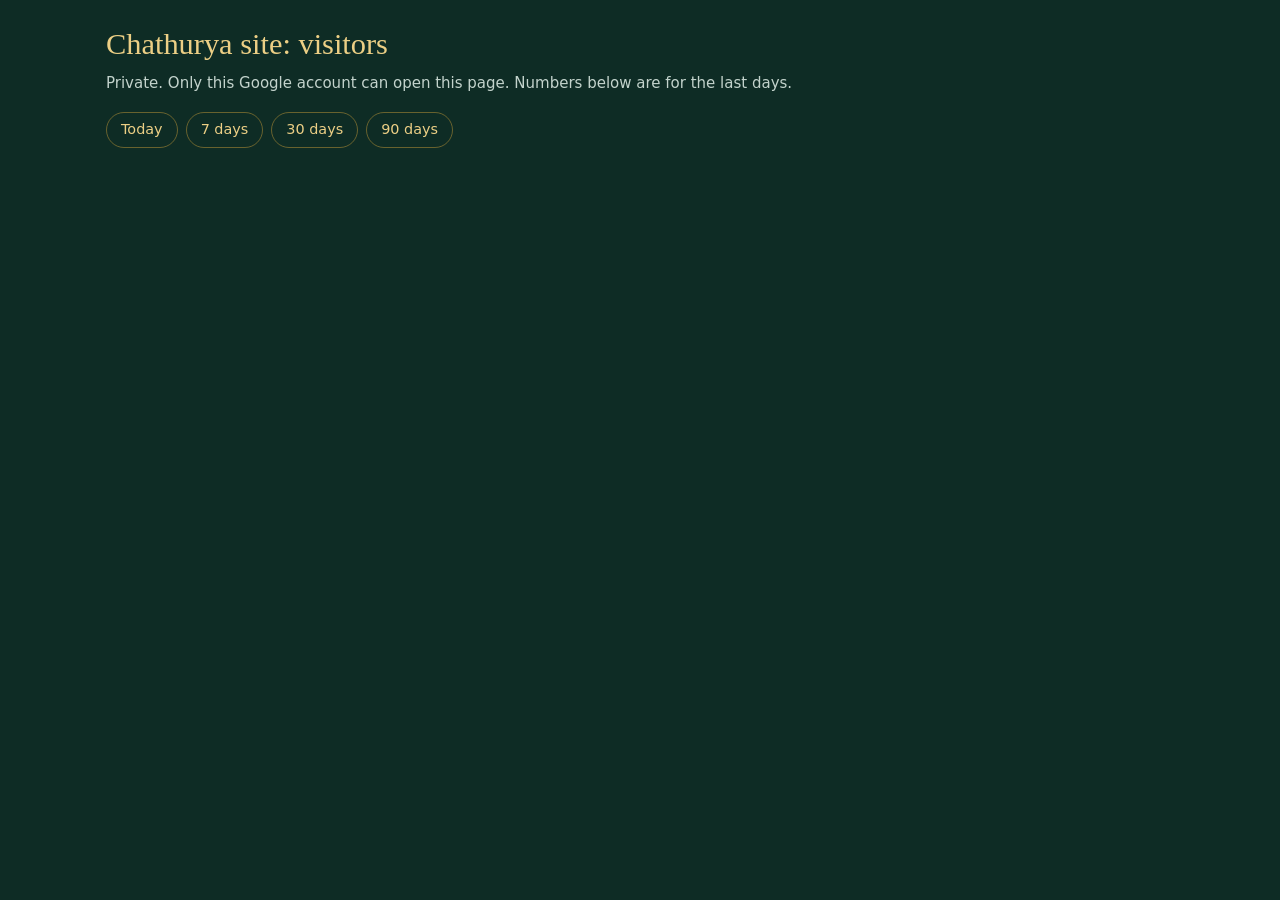
<file: server/dashboard.html>
<!doctype html>
<html lang="en"><head><meta charset="utf-8">
<style>
:root{--bg:#0E2C25;--deep:#0A201B;--gold:#ECCF85;--brass:#D4A53A;--pearl:#F4F2EA;--mist:#C3D3CC}
*{box-sizing:border-box}body{margin:0;background:var(--bg);color:var(--pearl);font:15px/1.5 system-ui,-apple-system,"Segoe UI",Roboto,sans-serif}
.wrap{max-width:1100px;margin:0 auto;padding:22px 16px 60px}
h1{font-family:Georgia,"Times New Roman",serif;font-weight:400;font-size:1.9rem;margin:0;color:var(--gold)}
.sub{color:var(--mist);margin:4px 0 18px}
.range a{display:inline-block;margin-right:8px;padding:6px 14px;border:1px solid rgba(212,165,58,.45);border-radius:999px;color:var(--gold);text-decoration:none;font-size:.9rem}
.range a.on{background:var(--gold);color:#14251F;font-weight:600}
.kpis{display:grid;grid-template-columns:repeat(auto-fit,minmax(150px,1fr));gap:12px;margin:18px 0}
.kpi{padding:16px 18px;border-radius:18px;border:1px solid rgba(212,165,58,.4);background:linear-gradient(155deg,rgba(236,207,133,.14),rgba(255,255,255,0))}
.kpi b{display:block;font-family:Georgia,serif;font-weight:400;font-size:2.1rem;line-height:1;color:var(--gold)}
.kpi span{color:var(--mist);font-size:.85rem}
.grid{display:grid;grid-template-columns:repeat(auto-fit,minmax(300px,1fr));gap:14px}
.card{padding:18px;border-radius:18px;border:1px solid rgba(212,165,58,.3);background:rgba(6,20,16,.45)}
.card h2{font-family:Georgia,serif;font-weight:400;font-size:1.15rem;margin:0 0 4px;color:var(--pearl)}
.card .hint{color:var(--mist);font-size:.82rem;margin:0 0 12px}
.bars{display:grid;gap:7px}
.bar{display:grid;grid-template-columns:minmax(0,1fr) auto;gap:10px;align-items:center;font-size:.9rem}
.bar i{display:block;height:8px;border-radius:4px;background:linear-gradient(90deg,#ECCF85,#D4A53A);margin-top:4px}
.bar em{font-style:normal;color:var(--mist);overflow:hidden;text-overflow:ellipsis;white-space:nowrap;display:block}
.bar b{font-weight:600;color:var(--gold);min-width:2.5em;text-align:right}
.daily{display:flex;align-items:flex-end;gap:2px;height:110px;margin-top:8px}
.daily i{flex:1;background:linear-gradient(180deg,#ECCF85,#B9862A);border-radius:3px 3px 0 0;min-height:2px;position:relative}
.daily i:hover::after{content:attr(data-t);position:absolute;bottom:100%;left:50%;transform:translateX(-50%);background:#06140F;color:var(--gold);padding:3px 8px;border-radius:8px;white-space:nowrap;font-size:.75rem}
.funnel{display:grid;gap:8px}
.step{display:grid;grid-template-columns:150px 1fr auto;gap:10px;align-items:center;font-size:.9rem}
.step i{display:block;height:22px;border-radius:6px;background:linear-gradient(90deg,#ECCF85,#D4A53A)}
.step b{color:var(--gold)}
.act{margin-top:18px;padding:16px 18px;border-radius:18px;border:1px solid var(--brass);background:rgba(212,165,58,.08)}
.act h2{margin:0 0 8px;font-family:Georgia,serif;font-weight:400;color:var(--gold)}
.act li{margin:6px 0}
.empty{color:var(--mist);font-size:.9rem}
</style></head><body><div class="wrap">
<h1>Chathurya site: visitors</h1>
<p class="sub">Private. Only this Google account can open this page. Numbers below are for the last <?= days ?> days.</p>
<div class="range"><a href="?days=1" class="<?= days==1?'on':'' ?>">Today</a><a href="?days=7" class="<?= days==7?'on':'' ?>">7 days</a><a href="?days=30" class="<?= days==30?'on':'' ?>">30 days</a><a href="?days=90" class="<?= days==90?'on':'' ?>">90 days</a></div>
<div id="app"></div>
<script>
const S = <?!= stats ?>;
const $ = s => document.querySelector(s);
const pct = (a, b) => b ? Math.round(100 * a / b) + '%' : '0%';
const topN = (o, n = 8) => Object.entries(o || {}).sort((a, b) => b[1] - a[1]).slice(0, n);
function bars(title, hint, o, n) {
  const t = topN(o, n); if (!t.length) return `<div class="card"><h2>${title}</h2><p class="hint">${hint}</p><p class="empty">Nothing yet.</p></div>`;
  const max = t[0][1];
  return `<div class="card"><h2>${title}</h2><p class="hint">${hint}</p><div class="bars">${t.map(([k, v]) =>
    `<div class="bar"><div><em title="${esc(k)}">${esc(k)}</em><i style="width:${Math.max(3, 100 * v / max)}%"></i></div><b>${v}</b></div>`).join('')}</div></div>`;
}
function esc(s) { return String(s).replace(/[&<>"]/g, c => ({ '&': '&amp;', '<': '&lt;', '>': '&gt;', '"': '&quot;' }[c])); }
const inv = S.inviteSessions || {}, started = inv['form started'] || 0, pressed = inv['send pressed'] || 0, sent = inv['sent successfully'] || 0, errs = inv['error shown'] || 0;
const conv = pct(sent, S.visitors), drop = started ? Math.round(100 * (1 - sent / started)) : 0;
const maxDay = Math.max(1, ...S.daily.map(d => d[1]));
const advice = [];
if (S.visitors && sent / S.visitors < 0.01) advice.push('Fewer than 1 in 100 visitors send an invitation. Try putting an Invite button higher on the page, or shortening the form.');
if (started && drop > 50) advice.push(`${drop}% of people who start the form never send it. The most common error is "${esc((topN(S.errors, 1)[0] || ['none'])[0])}". That field needs to be easier.`);
const tabs = topN(S.tabs, 1); if (tabs.length) advice.push(`The most opened tab is "${esc(tabs[0][0])}". Keep what people want first.`);
const src = topN(S.sources, 1); if (src.length && S.visitors) advice.push(`${pct(src[0][1], S.visitors)} of visitors arrive from ${esc(src[0][0])}. Share the link more where the rest of the audience is.`);
if (S.visitors && (S.videos ? Object.values(S.videos).reduce((a, b) => a + b, 0) : 0) / S.visitors < 0.2) advice.push('Fewer than 1 in 5 visitors play a video. A stronger cover image or a different first video may help.');
if (!advice.length) advice.push('Nothing to act on yet. Share the link and check back in a week.');
$('#app').innerHTML = `
<div class="kpis">
  <div class="kpi"><b>${S.visitors}</b><span>visitors</span></div>
  <div class="kpi"><b>${S.pageviews}</b><span>page views</span></div>
  <div class="kpi"><b>${pct(S.returning, S.visitors)}</b><span>returning visitors</span></div>
  <div class="kpi"><b>${Math.round(S.medianSeconds / 60 * 10) / 10}</b><span>minutes on site (typical)</span></div>
  <div class="kpi"><b>${sent}</b><span>invitations sent</span></div>
  <div class="kpi"><b>${conv}</b><span>visitors who sent one</span></div>
</div>
<div class="card"><h2>Visitors per day</h2><p class="hint">Hover a bar for the date.</p>
  <div class="daily">${S.daily.map(([d, v]) => `<i style="height:${Math.max(2, 100 * v / maxDay)}%" data-t="${d}: ${v}"></i>`).join('')}</div></div>
<div class="card" style="margin-top:14px"><h2>Invite form, step by step</h2><p class="hint">People, not clicks. Each step counts a person once.</p>
  <div class="funnel">${[['Reached the form', S.sections ? (S.sections['invite'] || 0) : 0], ['Started typing', started], ['Pressed send', pressed], ['Saw an error', errs], ['Sent successfully', sent]].map(([k, v], i, a) =>
    `<div class="step"><span>${k}</span><i style="width:${Math.max(2, 100 * v / Math.max(1, a[0][1]))}%"></i><b>${v}</b></div>`).join('')}</div></div>
<div class="grid" style="margin-top:14px">
  ${bars('Where visitors come from', 'The link they tapped to get here.', S.sources)}
  ${bars('Where they are', 'From the phone\'s time zone, not their exact location.', S.regions)}
  ${bars('Sections people reach', 'How far down the page they scroll.', S.sections, 12)}
  ${bars('Tabs opened', 'Which part of her work they open.', S.tabs)}
  ${bars('Videos played', '', S.videos)}
  ${bars('Photo galleries opened', '', S.galleries, 10)}
  ${bars('Contact links tapped', 'Email, phone, WhatsApp, YouTube, Instagram.', S.links)}
  ${bars('Form errors', 'What stopped people sending.', S.errors)}
  ${bars('Devices', '', S.devices)}
  ${bars('Pages', '', S.pages)}
</div>
<div class="act"><h2>What to do next</h2><ul>${advice.map(a => `<li>${a}</li>`).join('')}</ul></div>`;
</script></div></body></html>
</file>
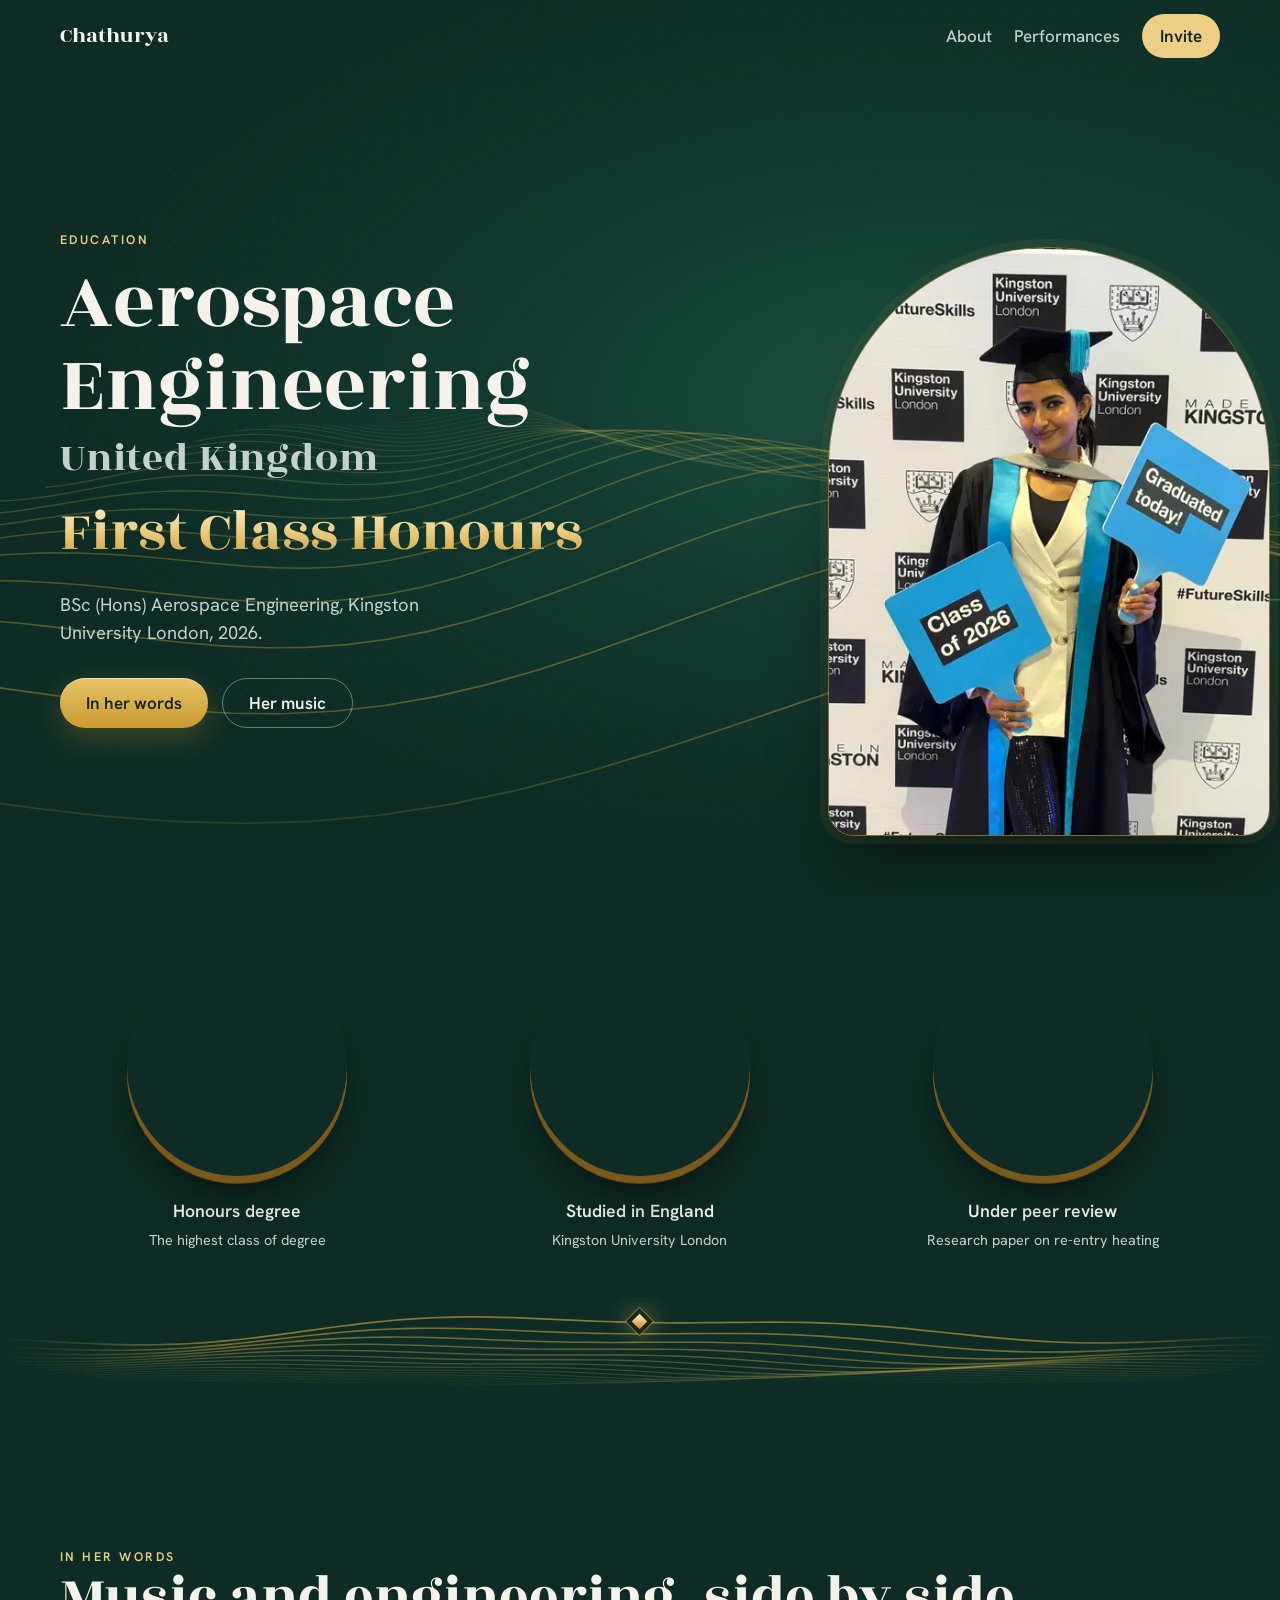
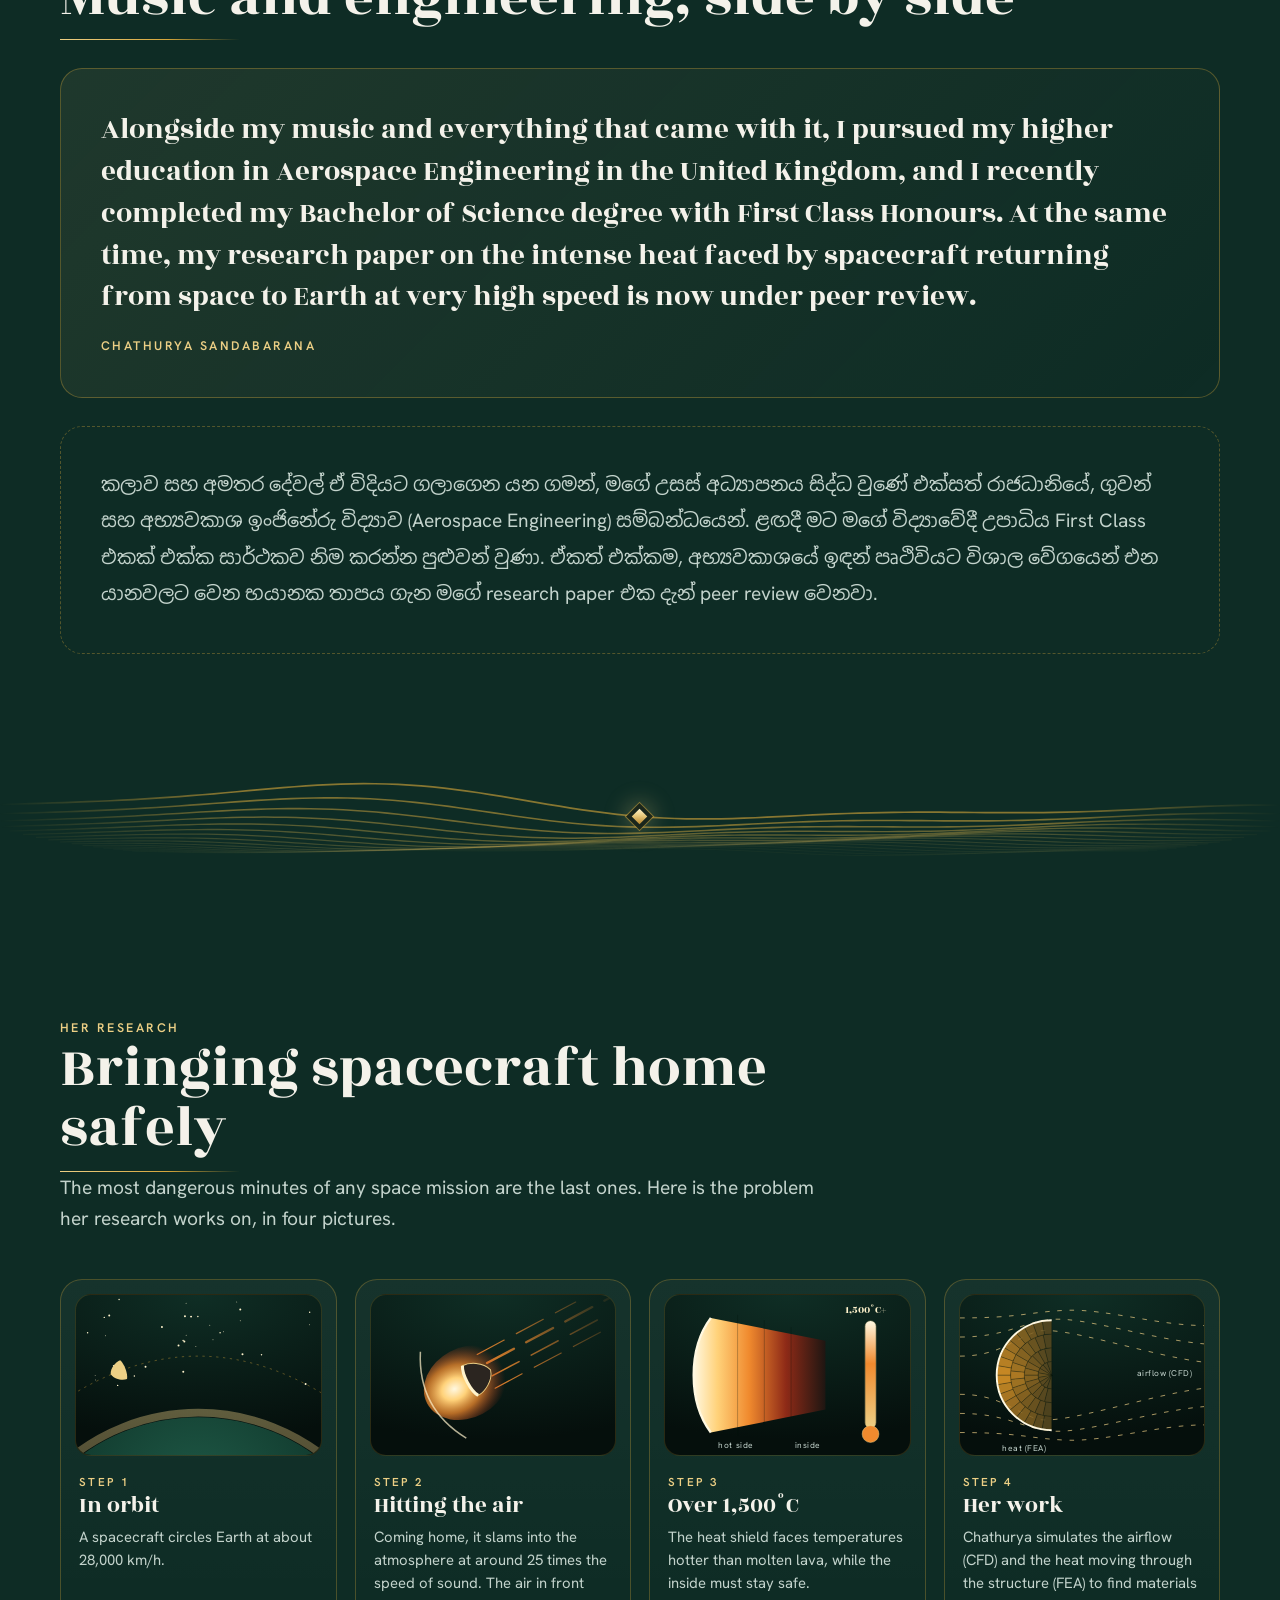
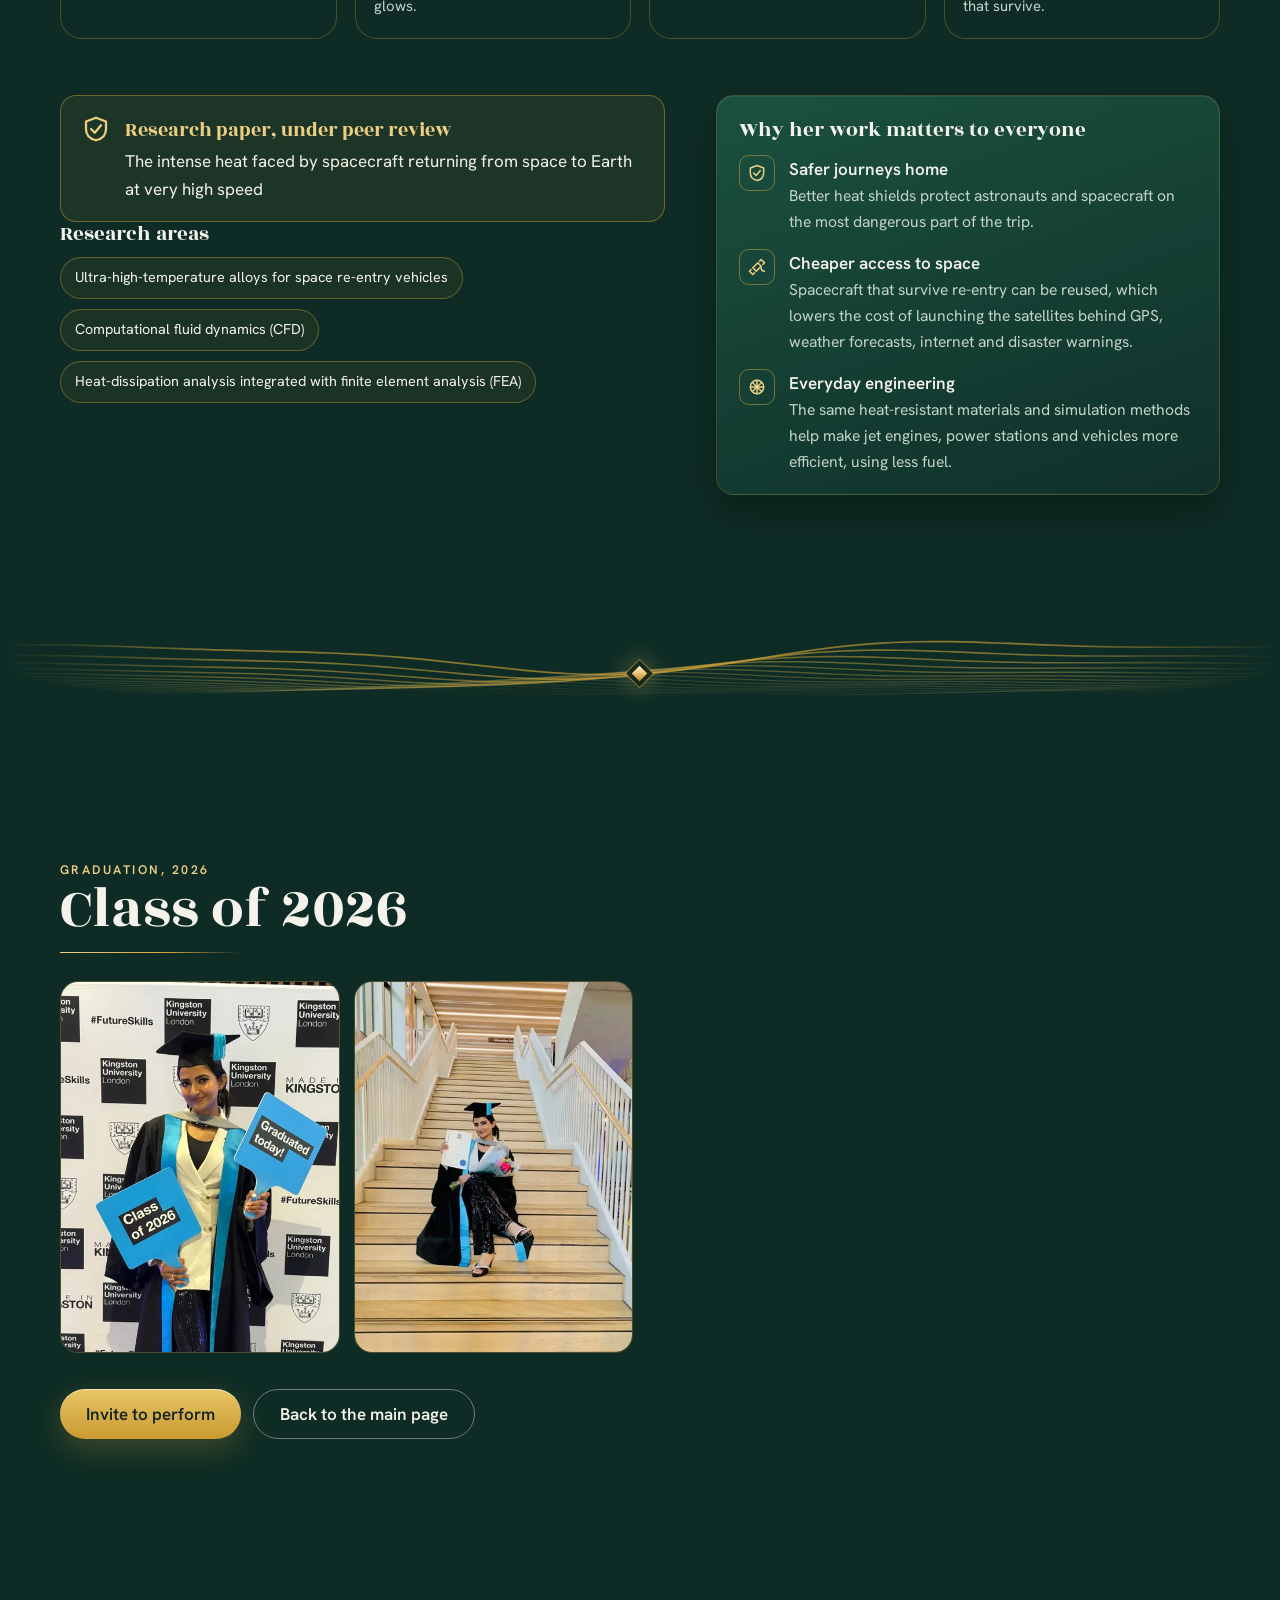
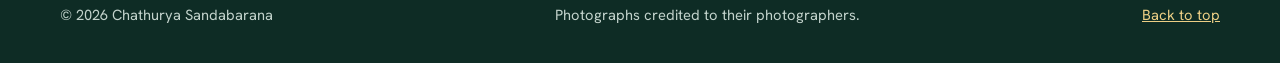
<file: archive/2026-10-22/education.html>
<!doctype html>
<html lang="en">
<head>
<meta charset="utf-8">
<meta name="viewport" content="width=device-width, initial-scale=1, viewport-fit=cover">
<title>Education | Chathurya Sandabarana</title>
<meta name="description" content="Chathurya Sandabarana graduated in Aerospace Engineering in the United Kingdom with First Class Honours.">
<link rel="canonical" href="https://chathurya.caeleon.net/education.html">
<meta property="og:type" content="website">
<meta property="og:url" content="https://chathurya.caeleon.net/education.html">
<meta property="og:title" content="Education | Chathurya Sandabarana">
<meta property="og:description" content="Chathurya Sandabarana graduated in Aerospace Engineering in the United Kingdom with First Class Honours.">
<meta property="og:image" content="https://chathurya.caeleon.net/assets/share.jpg">
<meta name="twitter:card" content="summary_large_image">
<meta name="theme-color" content="#0C241F">
<link rel="icon" href="assets/icon.png">
<meta name="site-collector" content="">
<link rel="preload" href="assets/fonts/rozha-one-latin-400-normal.woff2" as="font" type="font/woff2" crossorigin>
<link rel="preload" href="assets/fonts/hanken-grotesk-latin-400-normal.woff2" as="font" type="font/woff2" crossorigin>
<style>@font-face{font-family:"Rozha One";src:url(assets/fonts/rozha-one-latin-400-normal.woff2) format("woff2");font-display:swap}
@font-face{font-family:"Hanken Grotesk";src:url(assets/fonts/hanken-grotesk-latin-400-normal.woff2) format("woff2");font-weight:400;font-display:swap}
@font-face{font-family:"Hanken Grotesk";src:url(assets/fonts/hanken-grotesk-latin-500-normal.woff2) format("woff2");font-weight:500;font-display:swap}
@font-face{font-family:"Hanken Grotesk";src:url(assets/fonts/hanken-grotesk-latin-600-normal.woff2) format("woff2");font-weight:600;font-display:swap}
@font-face{font-family:"Noto Serif Sinhala";src:url(assets/fonts/noto-serif-sinhala-sinhala-600-normal.woff2) format("woff2");font-weight:100 900;font-display:swap;unicode-range:U+0D80-0DFF,U+200C-200D}
@font-face{font-family:"Noto Sans Sinhala";src:url(assets/fonts/noto-sans-sinhala-sinhala-400-normal.woff2) format("woff2");font-display:swap;unicode-range:U+0D80-0DFF,U+200C-200D}
:root{--night:#0C241F;--deep:#103129;--dress:#1C5442;--brass:#D4A53A;--gold:#ECCF85;--pearl:#F4F2EA;--mist:#B9CBC3;
--display:"Rozha One","Noto Serif Sinhala",Georgia,serif;--body:"Hanken Grotesk","Noto Sans Sinhala","Iskoola Pota",system-ui,sans-serif}
*{box-sizing:border-box;margin:0;padding:0}
html{scroll-behavior:smooth;scroll-padding-top:70px}
@media (prefers-reduced-motion:reduce){html{scroll-behavior:auto}*{animation:none!important;transition:none!important}}
body{background:var(--night);color:var(--pearl);font-family:var(--body);font-size:1.0625rem;line-height:1.65;-webkit-font-smoothing:antialiased;overflow-x:hidden}
img{display:block;max-width:100%;height:auto}
a{color:var(--gold)}
button{font:inherit;color:inherit;background:none;border:0;cursor:pointer;text-align:inherit}
:focus-visible{outline:3px solid var(--gold);outline-offset:3px;border-radius:6px}
[lang=si]{font-family:"Noto Sans Sinhala","Iskoola Pota",var(--body)}
.wrap{width:min(1160px,100% - 32px);margin-inline:auto}
h2{font-family:var(--display);font-weight:400;font-size:clamp(2.2rem,5vw,3.6rem);line-height:1.05}
.h3,h3{font-family:var(--display);font-weight:400;line-height:1.15}
h4{font-family:var(--display);font-weight:400;font-size:1.3rem;line-height:1.2}
.kicker,.label,.when{color:var(--gold);font-weight:500;font-size:.95rem;display:block}
.ico{width:1.2em;height:1.2em;flex:none}
.link{color:var(--gold);font-weight:600;text-decoration:underline;text-underline-offset:3px;display:inline-flex;gap:8px;align-items:center;min-height:44px}
.muted{color:var(--mist)}
.btn{display:inline-flex;align-items:center;justify-content:center;gap:10px;min-height:50px;padding:0 26px;border-radius:999px;font-weight:600;text-decoration:none;transition:transform .25s,box-shadow .25s,border-color .25s,color .25s}
.btn.primary{background:linear-gradient(180deg,#E8C567,#C99A30);color:#14251F;box-shadow:0 10px 30px rgba(212,165,58,.25),inset 0 1px 0 rgba(255,255,255,.45)}
.btn.primary:hover{transform:translateY(-2px)}
.btn.ghost{color:var(--pearl);border:1.5px solid rgba(244,242,234,.4)}
.btn.ghost:hover{border-color:var(--brass);color:var(--gold)}

/* header */
.bar{position:fixed;inset:0 0 auto;z-index:20;transition:background .3s}
.bar.solid{background:rgba(12,36,31,.82);backdrop-filter:blur(14px);-webkit-backdrop-filter:blur(14px);border-bottom:1px solid rgba(212,165,58,.15)}
.bar .wrap{display:flex;justify-content:space-between;align-items:center;padding-block:14px}
.mark{font-family:var(--display);font-size:1.35rem;color:var(--pearl);text-decoration:none}
.bar nav{display:flex;gap:22px;align-items:center}
.bar nav a{color:var(--mist);text-decoration:none;font-weight:500}
.bar nav a:hover{color:var(--pearl)}
.bar nav a.cta{color:#14251F;background:var(--gold);padding:8px 18px;border-radius:999px;font-weight:600}
@media (max-width:420px){.bar nav a.hide-xs{display:none}}

/* hero */
.hero{position:relative;min-height:100svh;display:grid;align-items:end;overflow:hidden;isolation:isolate;background:radial-gradient(90% 70% at 72% 45%,#1D5141 0%,#123A30 35%,var(--night) 75%)}
#waves{position:absolute;inset:0;width:100%;height:100%;z-index:-1}
.hero::after{content:"";position:absolute;inset:auto 0 0;height:22vh;background:linear-gradient(transparent,var(--night));z-index:-1}
.hero-grid{display:grid;grid-template-columns:minmax(0,1.15fr) minmax(0,.85fr);align-items:end;padding-top:110px}
.intro{position:relative;z-index:2;padding-bottom:12vh}
.name{font-family:var(--display);font-weight:400;line-height:.9;font-size:clamp(4rem,7.4vw,7rem);text-shadow:0 18px 40px rgba(0,0,0,.35)}
.name span{display:block}
.name span+span{background:linear-gradient(180deg,#F3D98F 0%,#D4A53A 55%,#B4852A 100%);-webkit-background-clip:text;background-clip:text;-webkit-text-fill-color:transparent;text-shadow:none}
.lede{max-width:36ch;color:var(--mist);font-size:1.15rem;margin-top:26px;line-height:1.55}
.lede strong{color:var(--pearl);font-weight:500;display:block}
.actions{display:flex;gap:14px;flex-wrap:wrap;margin-top:30px}
.stage{justify-self:end;align-self:end;perspective:1200px}
.portrait{height:min(74svh,640px);width:auto;max-width:none;filter:drop-shadow(0 40px 60px rgba(0,0,0,.55)) drop-shadow(0 0 40px rgba(212,165,58,.12));transition:transform .6s cubic-bezier(.2,.7,.1,1)}
@media (prefers-reduced-motion:no-preference){.name span{animation:rise 1s cubic-bezier(.2,.7,.1,1) both}.name span+span{animation-delay:.12s}.lede,.actions{animation:fade .9s .45s both}.stage{animation:settle 1.3s .1s cubic-bezier(.2,.7,.1,1) both}
@keyframes rise{from{opacity:0;transform:translateY(.35em)}}@keyframes fade{from{opacity:0}}@keyframes settle{from{opacity:0;transform:translateY(50px)}}}
@media (max-width:860px){.hero{align-items:start}.hero-grid{grid-template-columns:1fr;padding-top:88px}.intro{padding-bottom:0}.name{font-size:clamp(2.8rem,13.4vw,5.6rem)}.stage{justify-self:center;margin-top:22px}.portrait{height:auto;width:min(92vw,440px);max-width:100%}}

/* next performance */
.next{position:relative;z-index:3;margin-top:-56px}
.next .card{display:grid;grid-template-columns:auto 1fr auto;gap:22px;align-items:center;padding:22px 26px;border-radius:22px;background:linear-gradient(135deg,rgba(236,207,133,.16),rgba(28,84,66,.88) 45%);border:1px solid rgba(212,165,58,.45);box-shadow:0 30px 60px rgba(0,0,0,.45),inset 0 1px 0 rgba(255,255,255,.1);backdrop-filter:blur(10px);-webkit-backdrop-filter:blur(10px)}
.date{width:74px;text-align:center;border-radius:14px;overflow:hidden;background:var(--pearl);color:#14251F;box-shadow:0 10px 22px rgba(0,0,0,.35)}
.date b{display:block;background:#B5322F;color:#fff;font-size:.8rem;font-weight:600;padding:4px 0}
.date span{display:block;font-family:var(--display);font-size:2rem;line-height:1.1;padding:4px 0 6px}
.next h3{font-size:clamp(1.5rem,3vw,2.1rem)}
.next p{color:var(--mist);display:flex;gap:8px;align-items:center;flex-wrap:wrap}
.next.past{display:none}
@media (max-width:860px){.next{margin-top:24px}.next .card{grid-template-columns:auto 1fr}.next .card .btn{grid-column:1/-1}}

/* music */
.music{padding-block:clamp(80px,11vw,130px);background:linear-gradient(180deg,var(--night),var(--deep))}
.music-grid{display:grid;grid-template-columns:minmax(0,1.45fr) minmax(0,.9fr);gap:clamp(28px,5vw,64px);align-items:center}
.music h2{margin:6px 0 16px}
.music p{color:#D8E2DC;max-width:44ch}
.music .links{margin-top:24px}
@media (max-width:860px){.music-grid{grid-template-columns:1fr}}

/* video facade */
.facade{position:relative;display:block;width:100%;aspect-ratio:16/9;border-radius:20px;overflow:hidden;background:#0A1F1A;box-shadow:0 40px 80px rgba(0,0,0,.5),0 0 0 1px rgba(212,165,58,.35)}
.facade img{position:absolute;inset:0;width:100%;height:100%;object-fit:cover;transition:transform .6s}
.facade::after{content:"";position:absolute;inset:0;background:linear-gradient(180deg,rgba(12,36,31,0) 50%,rgba(12,36,31,.8));pointer-events:none}
.facade .play{position:absolute;z-index:2;left:50%;top:50%;width:76px;height:76px;margin:-38px 0 0 -38px;border-radius:50%;display:grid;place-items:center;background:linear-gradient(180deg,#EDCB72,#C99A30);color:#14251F;box-shadow:0 14px 34px rgba(0,0,0,.45),0 0 0 10px rgba(212,165,58,.18);transition:transform .3s}
.facade .play svg{width:28px;height:28px;margin-left:4px}
.facade .cap{position:absolute;z-index:2;left:20px;right:20px;bottom:14px;font-weight:500;text-shadow:0 2px 10px rgba(0,0,0,.6)}
.facade:hover img{transform:scale(1.04)}.facade:hover .play{transform:scale(1.08)}
.facade iframe,.facade video{position:absolute;inset:0;width:100%;height:100%;border:0;background:#000;z-index:3}
.facade.small{border-radius:14px;margin-top:14px;box-shadow:0 18px 40px rgba(0,0,0,.4),0 0 0 1px rgba(212,165,58,.25)}
.facade.small .play{width:56px;height:56px;margin:-28px 0 0 -28px}.facade.small .play svg{width:22px;height:22px}

/* press */
.press{padding-block:8px 40px;background:var(--deep)}
.press-card{display:grid;grid-template-columns:130px 1fr;gap:22px;align-items:center;padding:22px;border-radius:22px;background:linear-gradient(160deg,#17463A,#0F2C25);border:1px solid rgba(212,165,58,.4)}
.press-img img{border-radius:8px;box-shadow:0 10px 24px rgba(0,0,0,.45)}
.press h2{font-size:clamp(1.3rem,3vw,1.9rem);margin:4px 0}
.press .tr{color:var(--mist)}
@media (min-width:700px){.press-card{grid-template-columns:200px 1fr;padding:28px 32px;gap:32px}}

/* about */
.about{padding-block:clamp(80px,11vw,130px);background:linear-gradient(180deg,var(--deep),var(--night))}
.about-grid{display:grid;grid-template-columns:1fr 1.4fr;gap:clamp(32px,6vw,90px);align-items:start}
.about p{max-width:60ch;color:#D8E2DC;font-size:1.1rem}.about p+p{margin-top:1.1em}
.facts{list-style:none;display:grid;gap:10px;margin-top:28px}
.facts li{padding:12px 16px 12px 44px;position:relative;border-radius:14px;background:rgba(255,255,255,.05);border:1px solid rgba(212,165,58,.25)}
.facts li::before{content:"";position:absolute;left:18px;top:1.15em;width:10px;height:10px;border-radius:50%;background:var(--brass)}
@media (max-width:860px){.about-grid{grid-template-columns:1fr}}

/* performances + tabs */
.perf{padding-block:clamp(80px,11vw,140px);background:var(--deep)}
.perf .sub{color:var(--mist);margin:10px 0 32px}
.tablist{display:flex;gap:10px;flex-wrap:wrap;margin-bottom:30px}
.tab{font-weight:500;font-size:1rem;color:var(--mist);padding:12px 22px;border-radius:999px;border:1px solid rgba(175,195,186,.28);background:linear-gradient(180deg,rgba(255,255,255,.07),rgba(255,255,255,.01));box-shadow:0 6px 18px rgba(0,0,0,.25),inset 0 1px 0 rgba(255,255,255,.08);transition:color .25s,border-color .25s,transform .25s;white-space:nowrap}
.tab:hover{color:var(--pearl);border-color:rgba(212,165,58,.6);transform:translateY(-1px)}
.tab[aria-selected=true]{color:#14251F;border-color:transparent;background:linear-gradient(180deg,#EDCB72,#C99A30);box-shadow:0 12px 30px rgba(212,165,58,.28),inset 0 1px 0 rgba(255,255,255,.5)}
@media (max-width:860px){.tablist{flex-wrap:nowrap;overflow-x:auto;scrollbar-width:none;margin-inline:-16px;padding:4px 16px 10px}.tablist::-webkit-scrollbar{display:none}}
.panel{display:grid;grid-template-columns:minmax(0,.9fr) minmax(0,1.1fr);gap:clamp(28px,5vw,64px);align-items:start;padding:clamp(22px,4vw,52px);border-radius:28px;background:linear-gradient(145deg,rgba(255,255,255,.075),rgba(255,255,255,.015) 60%);border:1px solid rgba(255,255,255,.09);box-shadow:0 40px 80px rgba(0,0,0,.35),inset 0 1px 0 rgba(255,255,255,.08)}
.panel[hidden]{display:none}
.panel:has(> .wide){grid-template-columns:1fr}
@media (max-width:860px){.panel{grid-template-columns:1fr}}
@media (prefers-reduced-motion:no-preference){.panel.enter{animation:panelIn .5s cubic-bezier(.2,.7,.1,1)}@keyframes panelIn{from{opacity:0;transform:translateY(14px)}}}
.panel h3{font-size:clamp(1.9rem,3.4vw,2.6rem);color:var(--gold);margin-bottom:14px}
.lead p{color:#D8E2DC;max-width:48ch}.lead p+p{margin-top:1em}
.items{display:grid;gap:16px}
.item{display:block;width:100%;padding:20px 22px;border-radius:18px;background:linear-gradient(160deg,rgba(28,84,66,.92),rgba(16,49,41,.92));border:1px solid rgba(212,165,58,.22);box-shadow:0 18px 40px rgba(0,0,0,.3),inset 0 1px 0 rgba(255,255,255,.07)}
.item h4{margin:2px 0 4px}
.item p{color:var(--mist);font-size:.98rem}
.badge{display:block;font-size:.88rem;color:var(--gold);margin-top:6px}
.upcoming{display:inline-block;background:var(--gold);color:#14251F!important;font-weight:600;border-radius:999px;padding:1px 10px;font-size:.82rem;margin-top:6px;align-self:flex-start}

/* singing */
.rep{margin-top:26px}
.rep h4{color:var(--pearl);margin:18px 0 10px}
.songs{list-style:none;display:flex;flex-wrap:wrap;gap:8px}
.songs li{padding:6px 14px;border-radius:999px;border:1px solid rgba(212,165,58,.35);font-size:.95rem}
.avail{margin-top:14px;color:var(--mist)!important}

/* handawaka timeline */
.hhead{display:flex;flex-wrap:wrap;gap:6px 24px;align-items:baseline;margin-bottom:22px}
.hhead h3{margin:0}.hhead p{color:var(--mist)}
.htimeline{list-style:none;display:grid;grid-template-columns:repeat(5,1fr);gap:18px;position:relative;margin-bottom:56px}
.htimeline::before{content:"";position:absolute;left:20px;right:20px;top:20px;height:2px;background:linear-gradient(90deg,var(--brass),rgba(212,165,58,.25))}
.hstep{position:relative}
.hbtn{display:flex;flex-direction:column;width:100%;text-align:left}
.hnum{position:relative;z-index:1;width:42px;height:42px;border-radius:50%;display:grid;place-items:center;background:var(--night);border:2px solid var(--brass);color:var(--gold);font-family:var(--display);font-size:1.3rem;margin-bottom:14px}
.hnum svg{width:20px;height:20px}
.hcover{width:100%;aspect-ratio:4/5;object-fit:cover;border-radius:16px;box-shadow:0 22px 44px rgba(0,0,0,.45),0 0 0 1px rgba(212,165,58,.35);transition:transform .35s}
.hbtn:hover .hcover{transform:translateY(-4px)}
.hcover.blank{display:grid;place-content:center;text-align:center;background:linear-gradient(160deg,#17463A,#0F2C25);border:1.5px dashed rgba(212,165,58,.6);box-shadow:none}
.hcover.blank b{color:var(--gold);font-weight:600}.hcover.blank span{font-family:var(--display);font-size:3rem;line-height:1}
.htext{display:flex;flex-direction:column;margin-top:12px}
.htext strong{font-family:var(--display);font-weight:400;font-size:1.45rem;line-height:1.2}
.htext>span{color:var(--mist);font-size:.95rem}
.htext .badge{color:var(--gold)}
@media (max-width:860px){
 .htimeline{grid-template-columns:1fr;gap:26px;padding-left:58px}
 .htimeline::before{left:20px;right:auto;top:20px;bottom:20px;width:2px;height:auto;background:linear-gradient(180deg,var(--brass),rgba(212,165,58,.25))}
 .hnum{position:absolute;left:-58px;top:0;margin:0}
 .hcover{aspect-ratio:4/3}}
.sub-h{font-size:clamp(1.7rem,3vw,2.2rem)!important;color:var(--pearl)!important;margin-bottom:4px!important}
.clist{list-style:none;display:grid;grid-template-columns:1fr 1fr;gap:16px;margin-top:20px}
@media (max-width:760px){.clist{grid-template-columns:1fr}}
.item.feature{display:grid;grid-template-columns:150px 1fr;gap:18px;align-items:center;text-align:left;padding:14px;height:100%}
.ccover{width:150px;aspect-ratio:4/5;object-fit:cover;border-radius:10px;box-shadow:0 12px 26px rgba(0,0,0,.4)}
.ccover.blank{display:grid;place-items:center;color:var(--brass);background:#0A1F1A}.ccover.blank svg{width:40px;height:40px}
.ctext{display:flex;flex-direction:column}
.ctext strong{font-family:var(--display);font-weight:400;font-size:1.3rem;line-height:1.2;margin:2px 0}
.ctext .where{color:var(--mist);font-size:.95rem}
.ctext .with{color:var(--mist);font-size:.9rem;margin-top:4px}
button.item.feature:hover{border-color:rgba(212,165,58,.6)}
@media (max-width:420px){.item.feature{grid-template-columns:110px 1fr}.ccover{width:110px}}

/* the voice */
.global{display:flex;gap:14px;align-items:flex-start;margin-top:22px;padding:18px 20px;border-radius:16px;background:linear-gradient(135deg,rgba(236,207,133,.18),rgba(236,207,133,.04));border:1px solid rgba(212,165,58,.5)}
.global .ico{width:26px;height:26px;color:var(--gold);margin-top:2px}
.global p{color:#E6EDE9}.global strong{color:var(--gold);font-weight:600;display:block;margin-bottom:4px}
.quote{margin-top:18px;padding-left:18px;border-left:3px solid var(--brass);color:#E6EDE9;font-size:1.05rem;font-style:italic;max-width:46ch}
.quote cite{display:block;margin-top:8px;font-style:normal;color:var(--gold);font-size:.92rem}
.coach{margin-top:26px;padding:20px;border-radius:18px;border:1px solid rgba(212,165,58,.3);background:rgba(0,0,0,.15)}
.coach h4{color:var(--gold)}
.coach>p{margin:8px 0;font-size:.98rem}
.coach ul{list-style:none;display:grid;gap:8px}.coach li{font-style:italic;border-left:3px solid var(--brass);padding-left:12px;color:#DCE5E0}
.timeline{list-style:none;display:grid;gap:14px;position:relative;padding-left:26px;border-left:2px solid rgba(212,165,58,.5);margin-left:8px}
.step{position:relative}
.step::before{content:"";position:absolute;left:-35px;top:24px;width:16px;height:16px;border-radius:50%;background:var(--night);border:3px solid var(--brass)}
.step.hl::before{background:var(--gold)}
.tcard{display:grid;grid-template-columns:110px 1fr;gap:16px;width:100%;text-align:left;padding:12px;border-radius:16px;background:linear-gradient(160deg,rgba(28,84,66,.92),rgba(16,49,41,.92));border:1px solid rgba(212,165,58,.25);box-shadow:0 14px 30px rgba(0,0,0,.3)}
.step.hl .tcard{border-color:var(--gold)}
.tthumb{width:110px;height:110px;object-fit:cover;border-radius:10px;background:#0A1F1A}
.ttext{display:flex;flex-direction:column}
.round{color:var(--gold);font-weight:500;font-size:.92rem}
.ttext strong{font-family:var(--display);font-weight:400;font-size:1.35rem;line-height:1.2;margin:2px 0}
.meta{color:var(--mist);font-size:.95rem}

/* film + education */
.filmcard{display:grid;grid-template-columns:160px 1fr;gap:20px;align-items:start}
.fposter{border-radius:10px;box-shadow:0 12px 26px rgba(0,0,0,.4)}
@media (max-width:480px){.filmcard{grid-template-columns:1fr}.filmcard button{max-width:220px}}
.edu{position:relative;overflow:hidden}
.edu-bg{position:absolute;right:-60px;top:-40px;width:min(560px,120%);opacity:.8;pointer-events:none;z-index:0}
.edu>*:not(.edu-bg){position:relative;z-index:1}
.edu .cls{color:var(--gold)!important;font-weight:600}
.edu h4{color:var(--pearl);margin:18px 0 8px}
.areas{margin-left:20px;color:var(--mist)}
.gradbtn{padding:10px}.gradbtn img{border-radius:12px;width:100%;max-height:460px;object-fit:cover;object-position:center 30%}
.why{list-style:none;display:grid;gap:14px;margin-top:12px}
.why li{display:flex;gap:14px;align-items:flex-start}
.why .ico{width:36px;height:36px;color:var(--gold);padding:7px;border:1.5px solid rgba(212,165,58,.5);border-radius:10px}
.why strong{display:block}

/* invite */
.invite{padding-block:clamp(80px,11vw,140px);background:linear-gradient(180deg,var(--deep),var(--night))}
.icard{max-width:780px;margin-inline:auto;padding:clamp(24px,5vw,52px);border-radius:30px;background:radial-gradient(120% 140% at 100% 0%,rgba(212,165,58,.18),transparent 55%),linear-gradient(160deg,#17463A,#0F2C25);border:1px solid rgba(212,165,58,.4);box-shadow:0 40px 90px rgba(0,0,0,.45),inset 0 1px 0 rgba(255,255,255,.08)}
.icard .si{color:var(--gold);font-size:1.15rem;margin:6px 0 10px}
.icard>p{color:#D8E2DC}
form{display:grid;gap:14px;margin-top:22px}
label{display:grid;gap:6px;font-weight:500}
.req,.opt{font-weight:400;color:var(--mist);font-size:.85rem;margin-left:6px}
input,textarea{font:inherit;color:var(--pearl);background:rgba(0,0,0,.25);border:1.5px solid rgba(244,242,234,.28);border-radius:12px;padding:12px 14px;min-height:50px;width:100%}
input:focus,textarea:focus{border-color:var(--gold);outline:none}
input[type=date]{color-scheme:dark}
.two{display:grid;gap:14px}@media (min-width:560px){.two{grid-template-columns:1fr 1fr}}
.send{display:grid;gap:10px}@media (min-width:560px){.send{grid-template-columns:1fr 1fr}}
.err{color:#FFB4A8}.done{color:var(--gold)}
.person{margin-top:16px;color:var(--mist)}
.direct{display:flex;gap:10px;flex-wrap:wrap;margin-top:22px}
.direct a{display:inline-flex;gap:8px;align-items:center;min-height:46px;padding:0 18px;border-radius:999px;border:1px solid rgba(212,165,58,.45);color:var(--pearl);text-decoration:none}
.direct a:hover{border-color:var(--gold);color:var(--gold)}
footer{padding-block:36px;color:var(--mist);font-size:.92rem}
footer .wrap{display:flex;justify-content:space-between;gap:16px;flex-wrap:wrap}

/* lightbox */
dialog#lightbox{border:0;padding:0;width:100vw;height:100dvh;max-width:none;max-height:none;background:#050f0c;color:var(--pearl)}
dialog#lightbox::backdrop{background:rgba(0,0,0,.85)}
.lb-top{position:absolute;top:0;left:0;right:0;display:flex;justify-content:space-between;align-items:center;padding:10px 14px;z-index:2}
.lb-top button{width:50px;height:50px;display:grid;place-items:center;border-radius:50%;background:rgba(255,255,255,.12)}
.lb-track{display:flex;width:100%;height:calc(100% - 130px);margin-top:62px;overflow-x:auto;scroll-snap-type:x mandatory;scrollbar-width:none}
.lb-track::-webkit-scrollbar{display:none}
.lb-slide{flex:0 0 100%;scroll-snap-align:center;display:grid;place-items:center;padding:0 8px}
.lb-slide img,.lb-slide video{max-width:100%;max-height:100%;object-fit:contain}
.lb-slide .yt{width:min(100%,960px);aspect-ratio:16/9;position:relative}
.lb-slide .yt .facade{height:100%}
.lb-slide iframe{width:100%;height:100%;border:0}
.lb-cap{position:absolute;bottom:0;left:0;right:0;padding:8px 16px calc(14px + env(safe-area-inset-bottom));text-align:center;color:var(--mist);font-size:.95rem}
.lb-desc{display:block;color:var(--pearl);max-width:70ch;margin:0 auto 6px}
.lb-nav{position:absolute;top:50%;transform:translateY(-50%);width:52px;height:52px;border-radius:50%;background:rgba(255,255,255,.12);font-size:2rem;line-height:1;display:none}
.lb-nav.prev{left:12px}.lb-nav.next{right:12px}
@media (pointer:fine){.lb-nav{display:grid;place-items:center}}
.panel>*{min-width:0}
@media (max-width:860px){.panel{grid-template-columns:minmax(0,1fr)}}
.timeline,.step,.tcard{min-width:0;max-width:100%}
.tcard{grid-template-columns:96px minmax(0,1fr)}.tthumb{width:96px;height:96px}
@media (max-width:420px){.tcard{grid-template-columns:76px minmax(0,1fr);gap:12px}.tthumb{width:76px;height:76px}.timeline{padding-left:20px}.step::before{left:-29px}}
.tthumbw{display:block;width:96px;height:96px;border-radius:10px;overflow:hidden;background:linear-gradient(160deg,#1C5442,#0A1F1A)}
.tthumbw img{width:100%;height:100%}
@media (max-width:420px){.tthumbw{width:76px;height:76px}}
.ttext strong,.ctext strong,.htext strong{overflow-wrap:anywhere}

/* ---- scroll-darkening background: sections are transparent over a body colour set by JS ---- */
body{background:var(--bg,#0E2C25);transition:background-color .2s linear}
.music,.press,.about,.perf,.invite{background:transparent!important}
.hero{background:radial-gradient(90% 70% at 72% 45%,#1D5141 0%,#123A30 35%,transparent 75%)}
.hero::after{background:linear-gradient(transparent,var(--bg,#0E2C25))}
:root{--mist:#C3D3CC}

/* ---- highlights: big numbers ---- */
.highlights{padding-block:clamp(48px,7vw,80px) 8px}
.hl-grid{display:grid;grid-template-columns:repeat(4,1fr);gap:16px}
@media (max-width:900px){.hl-grid{grid-template-columns:1fr 1fr}}
.hl-tile{display:flex;flex-direction:column;gap:2px;padding:24px 22px;border-radius:22px;text-decoration:none;color:var(--pearl);
 background:linear-gradient(160deg,rgba(28,84,66,.55),rgba(8,24,20,.55));border:1px solid rgba(212,165,58,.35);position:relative;overflow:hidden;transition:transform .3s,border-color .3s}
.hl-tile:hover{transform:translateY(-4px);border-color:var(--gold)}
.hl-tile::before{content:"";position:absolute;inset:-1px;background:linear-gradient(120deg,transparent 40%,rgba(236,207,133,.18) 50%,transparent 60%);transform:translateX(-100%);pointer-events:none}
.hl-tile.in::before{animation:sheen 2.4s .3s ease-out}
.hl-tile .big{font-family:var(--display);line-height:1;font-size:clamp(1.9rem,4vw,2.6rem);background:linear-gradient(180deg,#F3D98F,#D4A53A 60%,#B4852A);-webkit-background-clip:text;background-clip:text;-webkit-text-fill-color:transparent;margin-bottom:8px}
.hl-tile .big.num{font-size:clamp(3.4rem,8vw,5rem)}
.hl-tile strong{font-size:1.1rem;font-weight:600}
.hl-tile span:last-child{color:var(--mist);font-size:.95rem}
.award{display:flex;gap:16px;align-items:center;margin-top:16px;padding:18px 22px;border-radius:20px;text-decoration:none;color:var(--pearl);
 background:linear-gradient(100deg,rgba(236,207,133,.22),rgba(236,207,133,.05) 60%);border:1px solid var(--brass)}
.award .ico{width:44px;height:44px;color:var(--gold);flex:none}
.award strong{display:block;font-family:var(--display);font-weight:400;font-size:clamp(1.3rem,3vw,1.7rem);line-height:1.2;color:var(--gold)}
.award span span{color:var(--mist)}
.hawards{display:inline-flex;gap:8px;align-items:center;color:#14251F;background:var(--gold);border-radius:999px;padding:4px 14px;font-weight:600;font-size:.92rem}
.hawards .ico{width:18px;height:18px}

/* ---- 3D gold wave dividers ---- */
.divider{position:relative;height:clamp(96px,12vw,150px);width:100%;margin:clamp(8px,2vw,24px) 0;pointer-events:none;
  -webkit-mask-image:linear-gradient(90deg,transparent,#000 18%,#000 82%,transparent);mask-image:linear-gradient(90deg,transparent,#000 18%,#000 82%,transparent)}
.divider canvas{display:block;width:100%;height:100%;opacity:0;clip-path:inset(0 50% 0 50%);transition:opacity 1.4s ease,clip-path 2.2s cubic-bezier(.3,.1,.1,1)}
.divider.in canvas{opacity:1;clip-path:inset(0 0 0 0)}
.divider .gem{position:absolute;left:50%;top:50%;width:11px;height:11px;margin:-6px 0 0 -6px;transform:rotate(45deg) scale(0);
  background:linear-gradient(135deg,#FFF3CC,#ECCF85 40%,#B9862A);box-shadow:0 0 0 4px rgba(14,30,25,.9),0 0 0 5px rgba(212,165,58,.55),0 0 22px 6px rgba(236,207,133,.35);transition:transform .9s 1.1s cubic-bezier(.3,1.6,.5,1)}
.divider.in .gem{transform:rotate(45deg) scale(1)}
@keyframes sheen{to{transform:translateX(100%)}}
h2.reveal{position:relative;padding-bottom:12px}
h2.reveal::after{content:"";position:absolute;left:0;bottom:0;height:1px;width:0;background:linear-gradient(90deg,#ECCF85,#D4A53A 60%,transparent);transition:width 1.2s cubic-bezier(.2,.7,.1,1)}
h2.reveal.in::after{width:min(180px,40%)}
@media (prefers-reduced-motion:reduce){.divider canvas{opacity:1;clip-path:none;transition:none}.divider .gem{transform:rotate(45deg);transition:none}h2.reveal::after{width:min(180px,40%)}}

.icard .soon{font-family:var(--display);font-size:clamp(1.3rem,3vw,1.7rem);color:var(--gold);border:1px solid rgba(212,165,58,.45);border-radius:14px;padding:22px 24px;margin:26px 0;text-align:center}

/* ---- fine luxury lattice texture ---- */
body::before{content:"";position:fixed;inset:0;z-index:-1;pointer-events:none;opacity:.55;
  background-image:url("data:image/svg+xml,%3Csvg xmlns='http://www.w3.org/2000/svg' width='26' height='26'%3E%3Cpath d='M13 0L26 13L13 26L0 13Z' fill='none' stroke='%23D4A53A' stroke-opacity='.09' stroke-width='.6'/%3E%3Ccircle cx='13' cy='13' r='.9' fill='%23ECCF85' fill-opacity='.12'/%3E%3C/svg%3E");
  -webkit-mask-image:radial-gradient(120% 90% at 50% 40%,#000 30%,rgba(0,0,0,.35));mask-image:radial-gradient(120% 90% at 50% 40%,#000 30%,rgba(0,0,0,.35))}

/* ---- luxury typography refinements ---- */
.kicker,.label{text-transform:uppercase;letter-spacing:.2em;font-size:.78rem;font-weight:600}
.divider+section{padding-top:clamp(40px,6vw,80px)!important}

/* ---- where she has performed ---- */
.places{padding-block:clamp(40px,7vw,90px) clamp(10px,2vw,20px)}
.pl-list{list-style:none;margin:28px 0 0;padding:0;display:flex;flex-wrap:wrap;gap:12px}
.pl a{display:flex;align-items:baseline;gap:12px;padding:14px 22px;border:1px solid rgba(212,165,58,.35);border-radius:999px;color:var(--pearl);text-decoration:none;
  background:linear-gradient(180deg,rgba(255,255,255,.03),rgba(255,255,255,0));transition:border-color .3s,background .3s,transform .3s}
.pl a:hover{border-color:var(--gold);transform:translateY(-2px)}
.pl span{font-family:var(--display);font-size:clamp(1.35rem,3.2vw,2rem);line-height:1.1}
.pl em{font-style:normal;font-size:.72rem;letter-spacing:.18em;text-transform:uppercase;color:var(--gold);font-weight:600;white-space:nowrap}
.pl.intl a{border-color:var(--gold);background:linear-gradient(135deg,rgba(236,207,133,.22),rgba(212,165,58,.06));box-shadow:0 0 0 1px rgba(236,207,133,.25) inset,0 10px 30px -12px rgba(212,165,58,.5)}
.pl.intl span{background:linear-gradient(180deg,#FFF3CC,#ECCF85 45%,#C9952E);-webkit-background-clip:text;background-clip:text;color:transparent}
.pl.soon a{border-style:dashed}

.si-t{font-family:inherit;font-style:normal;letter-spacing:0;text-transform:none}

/* ---- hero education chip ---- */
.edu-chip{display:inline-flex;align-items:center;gap:12px;margin:18px 0 6px;padding:10px 18px 10px 14px;border:1px solid rgba(212,165,58,.5);border-radius:999px;color:var(--gold);text-decoration:none;font-weight:600;font-size:.98rem;background:linear-gradient(135deg,rgba(236,207,133,.14),rgba(212,165,58,.03));transition:border-color .3s,transform .3s}
.edu-chip:hover{border-color:var(--gold);transform:translateY(-2px)}
.edu-chip .ico{width:22px;height:22px;flex:none}
.edu-chip b{font-size:1.3rem;line-height:1;margin-left:2px}
@media (prefers-reduced-motion:no-preference){.edu-chip{animation:fade .9s .55s both}}

/* ---- education page ---- */
.ehero{min-height:auto;padding-block:120px 60px}
.ehero .hero-grid{align-items:center}
.ename{font-family:var(--display);font-weight:400;font-size:clamp(2.6rem,6.4vw,5.4rem);line-height:1.02;margin:10px 0 0;color:var(--pearl)}
.ename span{display:block;font-size:.5em;color:var(--mist);margin-top:10px;letter-spacing:.02em}
.efirst{font-family:var(--display);font-size:clamp(2rem,4.6vw,3.6rem);line-height:1.1;margin:22px 0 6px;background:linear-gradient(180deg,#FFF3CC,#ECCF85 45%,#C9952E);-webkit-background-clip:text;background-clip:text;color:transparent}
.eframe{all:unset;cursor:zoom-in;display:block;border-radius:220px 220px 26px 26px;overflow:hidden;border:1px solid rgba(212,165,58,.55);box-shadow:0 0 0 8px rgba(212,165,58,.07),0 40px 70px -20px rgba(0,0,0,.6)}
.eframe:focus-visible{outline:2px solid var(--gold);outline-offset:6px}
.eportrait{display:block;width:min(440px,80vw);height:auto;aspect-ratio:3/4;object-fit:cover}
.hl-grid.e3{grid-template-columns:repeat(3,minmax(0,1fr))}
@media (max-width:860px){.hl-grid.e3{grid-template-columns:1fr}.ehero{padding-top:96px}.ehero .stage{justify-self:center;margin-top:30px}}
.words{padding-block:clamp(40px,7vw,90px)}
.wquote{margin:28px 0 0;padding:clamp(22px,4vw,40px);border:1px solid rgba(212,165,58,.35);border-radius:22px;background:linear-gradient(135deg,rgba(236,207,133,.08),rgba(255,255,255,0))}
.wquote p{margin:0;font-family:var(--display);font-size:clamp(1.25rem,2.6vw,1.8rem);line-height:1.45;color:var(--pearl)}
.wquote cite{display:block;margin-top:18px;font-style:normal;color:var(--gold);font-size:.78rem;letter-spacing:.2em;text-transform:uppercase;font-weight:600}
.wquote.si-q{border-style:dashed;background:none}
.wquote.si-q p{font-family:"Noto Sans Sinhala",var(--body);font-size:clamp(1.02rem,1.9vw,1.2rem);line-height:1.9;color:var(--mist)}
.eresearch{padding-block:clamp(40px,7vw,90px)}
.er-grid{display:grid;grid-template-columns:minmax(0,1.2fr) minmax(0,1fr);gap:clamp(24px,4vw,56px);align-items:start}
@media (max-width:860px){.er-grid{grid-template-columns:1fr}}
.paper{display:flex;gap:14px;align-items:flex-start;padding:18px 20px;border-radius:16px;border:1px solid rgba(212,165,58,.45);background:rgba(212,165,58,.08)}
.paper .ico{width:30px;height:30px;color:var(--gold);flex:none}
.paper strong{display:block;color:var(--gold);font-family:var(--display);font-weight:400;font-size:1.25rem}
.egallery{padding-block:clamp(40px,7vw,90px) clamp(80px,10vw,130px)}
.eg-grid{display:grid;grid-template-columns:repeat(4,minmax(0,1fr));gap:14px;margin-top:28px}
@media (max-width:860px){.eg-grid{grid-template-columns:repeat(2,minmax(0,1fr))}}
.eg-item{all:unset;cursor:zoom-in;display:block;border-radius:18px;overflow:hidden;border:1px solid rgba(212,165,58,.3);aspect-ratio:3/4;transition:transform .4s,border-color .4s}
.eg-item:hover{transform:translateY(-4px);border-color:var(--gold)}
.eg-item:focus-visible{outline:2px solid var(--gold);outline-offset:4px}
.eg-item img{width:100%;height:100%;object-fit:cover;display:block}
.eback{display:flex;flex-wrap:wrap;gap:12px;margin-top:36px}

/* ---- 3D milestone cards ---- */
.ms-stage{display:grid;grid-template-columns:repeat(4,minmax(0,1fr));gap:clamp(14px,2vw,24px);margin-top:clamp(36px,5vw,64px);perspective:1100px}
@media (max-width:980px){.ms-stage{grid-template-columns:repeat(2,minmax(0,1fr))}}
@media (max-width:520px){.ms-stage{grid-template-columns:1fr}}
.ms{--rx:0deg;--ry:0deg;display:block;text-decoration:none;color:var(--pearl);transform-style:preserve-3d;
  transform:rotateX(var(--rx)) rotateY(var(--ry));transition:transform .5s cubic-bezier(.2,.7,.1,1)}
.ms-in{position:relative;display:flex;flex-direction:column;min-height:250px;padding:26px 24px 24px;border-radius:24px;transform-style:preserve-3d;overflow:hidden;
  background:linear-gradient(155deg,rgba(236,207,133,.16),rgba(20,60,48,.55) 38%,rgba(6,20,16,.85));
  border:1px solid rgba(212,165,58,.45);box-shadow:0 1px 0 rgba(255,243,204,.25) inset,0 30px 60px -28px rgba(0,0,0,.8),0 0 0 1px rgba(0,0,0,.2)}
.ms-in::before{content:"";position:absolute;inset:-40%;background:conic-gradient(from 200deg,transparent 0 70%,rgba(255,243,204,.16) 80%,transparent 90%);animation:msspin 9s linear infinite;pointer-events:none}
.ms-in::after{content:"";position:absolute;inset:0;border-radius:inherit;background:radial-gradient(120% 70% at var(--gx,30%) var(--gy,0%),rgba(255,243,204,.18),transparent 55%);pointer-events:none}
.ms-ico{width:52px;height:52px;border-radius:16px;display:grid;place-items:center;color:#14251F;background:linear-gradient(145deg,#FFF3CC,#ECCF85 45%,#B9862A);
  box-shadow:0 10px 24px -8px rgba(212,165,58,.7);transform:translateZ(50px)}
.ms-ico .ico{width:26px;height:26px}
.ms-big{display:block;margin-top:auto;padding-top:26px;font-family:var(--display);font-size:clamp(2rem,3.4vw,2.7rem);line-height:1;transform:translateZ(36px);
  background:linear-gradient(180deg,#FFF3CC,#ECCF85 45%,#C9952E);-webkit-background-clip:text;background-clip:text;color:transparent}
.ms-big.n{font-size:clamp(3.6rem,6vw,4.8rem)}
.ms strong{display:block;margin-top:10px;font-size:1.06rem;transform:translateZ(24px)}
.ms-sub{display:block;margin-top:6px;color:var(--mist);font-size:.88rem;line-height:1.5;transform:translateZ(16px)}
.ms:hover .ms-in,.ms:focus-visible .ms-in{border-color:var(--gold)}
.ms:focus-visible{outline:none}.ms:focus-visible .ms-in{outline:2px solid var(--gold);outline-offset:4px}
@keyframes msspin{to{transform:rotate(360deg)}}
@media (prefers-reduced-motion:no-preference){
  .ms{opacity:0;transform:rotateX(-55deg) translateY(40px);transform-origin:50% 100%}
  .ms.in{opacity:1;transform:rotateX(var(--rx)) rotateY(var(--ry));transition:transform 1s cubic-bezier(.2,.8,.2,1),opacity .8s}
  .ms.in:nth-child(2){transition-delay:.12s}.ms.in:nth-child(3){transition-delay:.24s}.ms.in:nth-child(4){transition-delay:.36s}
  .ms.in.live{transition:transform .35s cubic-bezier(.2,.7,.1,1),opacity .8s;transition-delay:0s}}
@media (prefers-reduced-motion:reduce){.ms-in::before{animation:none}}
.about{overflow-x:clip}
.ms-stage.top{margin-top:0;margin-bottom:22px}
.ms-stage.e3{grid-template-columns:repeat(3,minmax(0,1fr));margin-top:0}@media (max-width:860px){.ms-stage.e3{grid-template-columns:1fr}}
.highlights{overflow-x:clip}
@media (max-width:520px){.ms-in{min-height:0;padding:20px 20px 22px}.ms-big{padding-top:16px}.ms-ico{width:44px;height:44px}}

/* ---- film card ---- */
.filmcard2{display:grid;grid-template-columns:minmax(0,1.1fr) minmax(0,1fr);gap:clamp(18px,3vw,36px);align-items:center}
@media (max-width:700px){.filmcard2{grid-template-columns:1fr}}
.fmain{all:unset;cursor:zoom-in;display:block;border-radius:180px 180px 22px 22px;overflow:hidden;border:1px solid rgba(212,165,58,.55);box-shadow:0 0 0 6px rgba(212,165,58,.07),0 30px 60px -24px rgba(0,0,0,.7)}
.fmain:focus-visible,.fthumb:focus-visible{outline:2px solid var(--gold);outline-offset:5px}
.fprofile{display:block;width:100%;height:auto;aspect-ratio:3/4;object-fit:cover;object-position:50% 20%}
.finfo{min-width:0}.finfo h4{font-size:clamp(1.4rem,2.2vw,1.8rem);overflow-wrap:anywhere}
.fthumbs{display:flex;gap:14px;margin-top:18px;flex-wrap:wrap}
.fthumb{all:unset;cursor:zoom-in;display:flex;flex-direction:column;gap:8px;width:calc(50% - 7px)}
.fthumb img{width:100%;aspect-ratio:3/4;object-fit:cover;object-position:50% 15%;border-radius:14px;border:1px solid rgba(212,165,58,.35);transition:transform .35s,border-color .35s}
.fthumb:hover img{transform:translateY(-3px);border-color:var(--gold)}
.fthumb span{font-size:.72rem;letter-spacing:.18em;text-transform:uppercase;color:var(--gold);font-weight:600}

/* ---- education medallions (coin seals) ---- */
.medals-sec{padding-block:clamp(30px,5vw,60px) clamp(10px,2vw,20px);overflow-x:clip}
.medals{display:grid;grid-template-columns:repeat(3,minmax(0,1fr));gap:clamp(20px,4vw,48px);text-align:center;perspective:900px}
@media (max-width:760px){.medals{grid-template-columns:1fr;gap:36px}}
.medal strong{display:block;margin-top:20px;font-size:1.1rem}
.medal>span{display:block;margin-top:4px;color:var(--mist);font-size:.9rem}
.coin{width:min(220px,62vw);aspect-ratio:1;margin:0 auto;transform-style:preserve-3d;border-radius:50%;
  box-shadow:0 7px 0 #7A5A1C,0 8px 0 #5E4314,0 30px 50px -18px rgba(0,0,0,.75)}
.coin-face{position:relative;width:100%;height:100%;border-radius:50%;display:grid;place-items:center;overflow:hidden;
  background:radial-gradient(circle at 50% 38%,#1C5442 0%,#0E2C25 58%,#081A15 100%);
  box-shadow:inset 0 0 0 3px #ECCF85,inset 0 0 0 7px #B9862A,inset 0 0 0 9px #FFF3CC55,inset 0 0 30px rgba(236,207,133,.25)}
.coin-face::after{content:"";position:absolute;inset:0;border-radius:50%;background:linear-gradient(115deg,transparent 35%,rgba(255,243,204,.28) 48%,transparent 60%);transform:translateX(-120%);animation:coinsheen 6s ease-in-out infinite}
.coin-ring{position:absolute;inset:0;width:100%;height:100%;animation:ringspin 40s linear infinite}
.ringtxt{fill:#ECCF85;font-size:10.5px;font-weight:600;letter-spacing:.12em;font-family:var(--body)}
.coin-mid{position:relative;display:flex;flex-direction:column;align-items:center;gap:6px;color:var(--gold)}
.coin-mid .ico{width:26px;height:26px}
.coin-mid b{font-family:var(--display);font-weight:400;font-size:clamp(1.5rem,2.6vw,1.9rem);line-height:1;max-width:120px;
  background:linear-gradient(180deg,#FFF3CC,#ECCF85 45%,#C9952E);-webkit-background-clip:text;background-clip:text;color:transparent}
@keyframes ringspin{to{transform:rotate(360deg)}}
@keyframes coinsheen{0%,60%{transform:translateX(-120%)}85%,100%{transform:translateX(120%)}}
@media (prefers-reduced-motion:no-preference){
  .medal .coin{transform:rotateY(-180deg) scale(.8);opacity:0}
  .medal.in .coin{transform:rotateY(0) scale(1);opacity:1;transition:transform 1.4s cubic-bezier(.2,.8,.2,1),opacity .6s}
  .medal.in:nth-child(2) .coin{transition-delay:.18s}.medal.in:nth-child(3) .coin{transition-delay:.36s}
  .medal .coin:hover{transform:rotateY(360deg);transition:transform 1.2s cubic-bezier(.3,.7,.2,1)}}
@media (prefers-reduced-motion:reduce){.coin-ring,.coin-face::after{animation:none}}

/* ---- re-entry journey illustrations ---- */
.er-head{max-width:760px}
.er-lede{font-size:clamp(1.05rem,1.6vw,1.2rem);color:var(--mist)}
.journey{list-style:none;padding:0;margin:clamp(28px,4vw,44px) 0 clamp(36px,5vw,56px);display:grid;grid-template-columns:repeat(4,minmax(0,1fr));gap:18px;counter-reset:j;position:relative}
@media (max-width:1080px){.journey{grid-template-columns:repeat(2,minmax(0,1fr))}}
@media (max-width:600px){.journey{grid-template-columns:1fr}}
.jstep{position:relative;padding:14px 14px 20px;border-radius:22px;border:1px solid rgba(212,165,58,.3);background:linear-gradient(180deg,rgba(255,255,255,.035),rgba(255,255,255,0))}
.jart{border-radius:16px;overflow:hidden;background:radial-gradient(120% 90% at 50% 0%,#0F2E25,#050F0C);border:1px solid rgba(212,165,58,.18)}
.art{display:block;width:100%;height:auto}
.jn{display:block;margin:16px 4px 2px;color:var(--gold);font-size:.72rem;letter-spacing:.2em;text-transform:uppercase;font-weight:600}
.jstep h3{margin:0 4px;font-family:var(--display);font-weight:400;font-size:1.45rem;color:var(--pearl)}
.jstep p{margin:6px 4px 0;color:var(--mist);font-size:.93rem;line-height:1.55}
.artlbl{fill:#C3D3CC;font-size:11px;font-family:var(--body);letter-spacing:.06em}
.artbig{fill:#FFF3CC;font-size:15px;font-family:var(--display)}
.tw{animation:twinkle 3s ease-in-out infinite}
.glow{transform-box:fill-box;transform-origin:30% 50%;animation:pulse 1.6s ease-in-out infinite}
.streaks path{stroke-dasharray:40 18;animation:streak .7s linear infinite}
.shock{animation:shock 1.6s ease-in-out infinite}
.mercury{transform-box:fill-box;transform-origin:50% 100%;animation:rise 3.2s cubic-bezier(.3,.7,.2,1) infinite alternate}
.flow{animation:flow 1.6s linear infinite}
@keyframes twinkle{50%{opacity:.25}}
@keyframes pulse{50%{transform:scale(1.08);opacity:.85}}
@keyframes streak{to{stroke-dashoffset:-58}}
@keyframes shock{50%{stroke-opacity:.25}}
@keyframes rise{from{transform:scaleY(.15)}to{transform:scaleY(1)}}
@keyframes flow{to{stroke-dashoffset:-32}}
@media (prefers-reduced-motion:reduce){.tw,.glow,.streaks path,.shock,.mercury,.flow{animation:none}}
.chips{list-style:none;padding:0;margin:10px 0 0;display:flex;flex-wrap:wrap;gap:10px}
.chips li{padding:8px 14px;border-radius:999px;border:1px solid rgba(212,165,58,.4);font-size:.9rem;color:var(--pearl);background:rgba(212,165,58,.06)}
.coin-mid b.long{font-size:clamp(1.15rem,1.9vw,1.4rem);max-width:none}
@media (max-width:760px){.coin{width:min(190px,54vw)}}
.tvclip{all:unset;cursor:pointer;position:relative;display:block;margin-top:14px;border-radius:16px;overflow:hidden;border:1px solid rgba(212,165,58,.35);aspect-ratio:16/9}
.tvclip img{width:100%;height:100%;object-fit:cover;display:block;transition:transform .5s}
.tvclip:hover img{transform:scale(1.04)}
.tvclip:focus-visible{outline:2px solid var(--gold);outline-offset:4px}
.tvclip .play{position:absolute;left:50%;top:50%;width:64px;height:64px;margin:-32px 0 0 -32px;border-radius:50%;display:grid;place-items:center;color:#14251F;background:linear-gradient(145deg,#FFF3CC,#ECCF85 45%,#B9862A);box-shadow:0 0 0 8px rgba(236,207,133,.18)}
.tvclip .play .ico{width:24px;height:24px;fill:currentColor}
.tvclip .badge{position:absolute;right:12px;bottom:12px;padding:4px 12px;border-radius:999px;background:rgba(6,20,16,.8);color:var(--gold);font-size:.75rem;letter-spacing:.14em;text-transform:uppercase;font-weight:600}

/* ---- contact: form + cards ---- */
.hp{position:absolute;left:-9999px;opacity:0}
.phone{display:grid;grid-template-columns:118px 1fr;gap:10px}
.phone select{min-height:50px;border-radius:12px;border:1px solid rgba(212,165,58,.4);background:#0B211B;color:var(--pearl);padding:0 10px;font:inherit}
.btn.big{min-height:58px;font-size:1.08rem;width:100%;justify-content:center}
.send{grid-template-columns:1fr}
.fine{margin:12px 0 0;color:var(--mist);font-size:.9rem}
.orcall{display:flex;align-items:center;gap:16px;margin:34px 0 22px;color:var(--mist);font-size:.82rem;letter-spacing:.18em;text-transform:uppercase}
.orcall::before,.orcall::after{content:"";flex:1;height:1px;background:linear-gradient(90deg,transparent,rgba(212,165,58,.5),transparent)}
.ccards{display:grid;gap:14px}@media (min-width:620px){.ccards{grid-template-columns:1fr 1fr}}
.ccard{display:flex;flex-direction:column;gap:4px;padding:20px 22px;border-radius:20px;border:1px solid rgba(212,165,58,.4);background:linear-gradient(155deg,rgba(236,207,133,.1),rgba(255,255,255,0))}
.crole{color:var(--gold);font-size:.74rem;letter-spacing:.18em;text-transform:uppercase;font-weight:600}
.crole-si{color:var(--mist);font-size:.9rem;margin-top:-2px}
.ccard strong{font-family:var(--display);font-weight:400;font-size:1.45rem;margin-top:6px;color:var(--pearl)}
.cnum{color:var(--pearl);font-size:1.05rem;letter-spacing:.02em}
.cbtns{display:flex;gap:10px;margin-top:12px}
.cbtns a{display:inline-flex;align-items:center;gap:8px;min-height:44px;padding:0 18px;border-radius:999px;color:#14251F;background:linear-gradient(145deg,#FFF3CC,#ECCF85 45%,#C9952E);text-decoration:none;font-weight:600;font-size:.95rem}
.cbtns a:last-child{background:none;color:var(--gold);border:1px solid rgba(212,165,58,.55)}
.cbtns .ico{width:18px;height:18px}
.icard .quiet{color:var(--mist);font-size:.92rem;margin-top:-6px}
.mitems{grid-column:1/-1}.mrow h4{margin:0}.mrow .credit{color:var(--gold);font-size:.85rem;letter-spacing:.06em;margin:4px 0 0}.mrow .eg-grid{margin-top:16px}
.mrow+.mrow{margin-top:34px}
.agency{display:flex;gap:10px;align-items:center;color:var(--pearl);margin:8px 0 12px}.agency .ico{width:20px;height:20px;color:var(--gold);flex:none}.agency strong{color:var(--gold);font-weight:600}
.agbtn{margin-bottom:16px}
.icard .howto{color:var(--gold);font-weight:500}
.mailline{margin-top:4px}.mailline a{color:var(--gold)}

.confirm{margin-top:24px;padding:clamp(22px,4vw,34px);border-radius:22px;border:1px solid var(--gold);background:linear-gradient(155deg,rgba(236,207,133,.16),rgba(255,255,255,0));outline:none}
.confirm .tick{display:grid;place-items:center;width:52px;height:52px;border-radius:50%;font-size:1.6rem;font-weight:700;color:#14251F;background:linear-gradient(145deg,#FFF3CC,#ECCF85 45%,#C9952E);box-shadow:0 0 0 8px rgba(236,207,133,.15)}
.confirm h3{font-family:var(--display);font-weight:400;font-size:clamp(1.4rem,3vw,1.8rem);margin:18px 0 6px;color:var(--pearl)}
.confirm p{color:#D8E2DC;margin:6px 0}
.confirm dl{display:grid;grid-template-columns:auto 1fr;gap:6px 16px;margin:16px 0;padding:16px 18px;border-radius:14px;background:rgba(6,20,16,.5)}
.confirm dt{color:var(--gold);font-size:.85rem;letter-spacing:.04em}
.confirm dd{margin:0;color:var(--pearl);overflow-wrap:anywhere}
.confirm .cfnote{color:var(--mist);font-size:.92rem}
.confirm .btn{margin-top:12px}
#inviteForm[hidden],.confirm[hidden]{display:none!important}
@media (max-width:520px){.confirm dl{grid-template-columns:1fr;gap:2px}.confirm dd{margin-bottom:10px}}
.merged{grid-column:1/-1;margin-top:clamp(36px,5vw,60px);padding-top:clamp(28px,4vw,44px);border-top:1px solid rgba(212,165,58,.3)}

#p-concerts .slead{grid-column:1/-1;max-width:none}
#p-concerts .slead .rep{display:block;max-width:900px}
.vgrid{grid-column:1/-1;display:grid!important;grid-template-columns:repeat(3,minmax(0,1fr));gap:16px}
@media (max-width:980px){.vgrid{grid-template-columns:1fr 1fr}}
@media (max-width:620px){.vgrid{grid-template-columns:1fr}}
.vgrid .item{margin:0}
@media (min-width:861px){.hero .stage{margin-right:calc(-1 * min(90px, max(0px, (100vw - 1180px) / 2)))}.hero .portrait{height:min(74svh,640px,50vw)}}
</style>
<script type="application/ld+json">[{"@context": "https://schema.org", "@type": "Person", "name": "Chathurya Sandabarana", "url": "https://chathurya.caeleon.net/", "jobTitle": "Singer", "homeLocation": {"@type": "Place", "name": "Tangalle, Sri Lanka"}, "alumniOf": {"@type": "CollegeOrUniversity", "name": "Kingston University London"}, "sameAs": ["https://www.facebook.com/chathuryasandabaranaofficial", "https://www.youtube.com/@chathuryasandabaranaofficial"], "image": "https://chathurya.caeleon.net/assets/share.jpg"}]</script>
</head>
<body>
<header class="bar" id="bar"><div class="wrap">
  <a class="mark" href="./#top">Chathurya</a>
  <nav aria-label="Main"><a href="./#about" class="hide-xs">About</a><a href="./#performances">Performances</a><a href="./#invite" class="cta">Invite</a></nav>
</div></header>
<main id="top">
<section class="hero ehero" aria-label="Education">
  <canvas id="waves" aria-hidden="true"></canvas>
  <div class="wrap hero-grid">
    <div class="intro">
      <span class="kicker">Education</span>
      <h1 class="ename">Aerospace Engineering<span>United Kingdom</span></h1>
      <p class="efirst">First Class Honours</p>
      <p class="lede">BSc (Hons) Aerospace Engineering, Kingston University London, 2026.</p>
      <div class="actions"><a class="btn primary" href="#words">In her words</a><a class="btn ghost" href="./#performances">Her music</a></div>
    </div>
    <div class="stage"><button class="eframe" data-gallery="education-page" data-index="0" aria-label="Open graduation photos"><img src="assets/img/education__images__2026-graduation-kingston-class-of-2026-480.webp" srcset="assets/img/education__images__2026-graduation-kingston-class-of-2026-480.webp 480w, assets/img/education__images__2026-graduation-kingston-class-of-2026-960.webp 960w, assets/img/education__images__2026-graduation-kingston-class-of-2026-1200.webp 1200w" sizes="(max-width: 860px) 80vw, 440px" width="1200" height="1600" alt="Chathurya at her graduation, Kingston University London" class="eportrait" fetchpriority="high"></button></div>
  </div>
</section>
<section class="medals-sec"><div class="wrap"><div class="medals"><div class="medal"><div class="coin"><div class="coin-face">
<svg class="coin-ring" viewBox="0 0 200 200" aria-hidden="true"><defs><path id="ring0" d="M100,100 m-74,0 a74,74 0 1,1 148,0 a74,74 0 1,1 -148,0"/></defs>
<g stroke="#ECCF85" stroke-opacity=".7" stroke-width="1"><line x1="100" y1="6" x2="100" y2="14" transform="rotate(0 100 100)"/><line x1="100" y1="9" x2="100" y2="14" transform="rotate(6 100 100)"/><line x1="100" y1="9" x2="100" y2="14" transform="rotate(12 100 100)"/><line x1="100" y1="9" x2="100" y2="14" transform="rotate(18 100 100)"/><line x1="100" y1="9" x2="100" y2="14" transform="rotate(24 100 100)"/><line x1="100" y1="6" x2="100" y2="14" transform="rotate(30 100 100)"/><line x1="100" y1="9" x2="100" y2="14" transform="rotate(36 100 100)"/><line x1="100" y1="9" x2="100" y2="14" transform="rotate(42 100 100)"/><line x1="100" y1="9" x2="100" y2="14" transform="rotate(48 100 100)"/><line x1="100" y1="9" x2="100" y2="14" transform="rotate(54 100 100)"/><line x1="100" y1="6" x2="100" y2="14" transform="rotate(60 100 100)"/><line x1="100" y1="9" x2="100" y2="14" transform="rotate(66 100 100)"/><line x1="100" y1="9" x2="100" y2="14" transform="rotate(72 100 100)"/><line x1="100" y1="9" x2="100" y2="14" transform="rotate(78 100 100)"/><line x1="100" y1="9" x2="100" y2="14" transform="rotate(84 100 100)"/><line x1="100" y1="6" x2="100" y2="14" transform="rotate(90 100 100)"/><line x1="100" y1="9" x2="100" y2="14" transform="rotate(96 100 100)"/><line x1="100" y1="9" x2="100" y2="14" transform="rotate(102 100 100)"/><line x1="100" y1="9" x2="100" y2="14" transform="rotate(108 100 100)"/><line x1="100" y1="9" x2="100" y2="14" transform="rotate(114 100 100)"/><line x1="100" y1="6" x2="100" y2="14" transform="rotate(120 100 100)"/><line x1="100" y1="9" x2="100" y2="14" transform="rotate(126 100 100)"/><line x1="100" y1="9" x2="100" y2="14" transform="rotate(132 100 100)"/><line x1="100" y1="9" x2="100" y2="14" transform="rotate(138 100 100)"/><line x1="100" y1="9" x2="100" y2="14" transform="rotate(144 100 100)"/><line x1="100" y1="6" x2="100" y2="14" transform="rotate(150 100 100)"/><line x1="100" y1="9" x2="100" y2="14" transform="rotate(156 100 100)"/><line x1="100" y1="9" x2="100" y2="14" transform="rotate(162 100 100)"/><line x1="100" y1="9" x2="100" y2="14" transform="rotate(168 100 100)"/><line x1="100" y1="9" x2="100" y2="14" transform="rotate(174 100 100)"/><line x1="100" y1="6" x2="100" y2="14" transform="rotate(180 100 100)"/><line x1="100" y1="9" x2="100" y2="14" transform="rotate(186 100 100)"/><line x1="100" y1="9" x2="100" y2="14" transform="rotate(192 100 100)"/><line x1="100" y1="9" x2="100" y2="14" transform="rotate(198 100 100)"/><line x1="100" y1="9" x2="100" y2="14" transform="rotate(204 100 100)"/><line x1="100" y1="6" x2="100" y2="14" transform="rotate(210 100 100)"/><line x1="100" y1="9" x2="100" y2="14" transform="rotate(216 100 100)"/><line x1="100" y1="9" x2="100" y2="14" transform="rotate(222 100 100)"/><line x1="100" y1="9" x2="100" y2="14" transform="rotate(228 100 100)"/><line x1="100" y1="9" x2="100" y2="14" transform="rotate(234 100 100)"/><line x1="100" y1="6" x2="100" y2="14" transform="rotate(240 100 100)"/><line x1="100" y1="9" x2="100" y2="14" transform="rotate(246 100 100)"/><line x1="100" y1="9" x2="100" y2="14" transform="rotate(252 100 100)"/><line x1="100" y1="9" x2="100" y2="14" transform="rotate(258 100 100)"/><line x1="100" y1="9" x2="100" y2="14" transform="rotate(264 100 100)"/><line x1="100" y1="6" x2="100" y2="14" transform="rotate(270 100 100)"/><line x1="100" y1="9" x2="100" y2="14" transform="rotate(276 100 100)"/><line x1="100" y1="9" x2="100" y2="14" transform="rotate(282 100 100)"/><line x1="100" y1="9" x2="100" y2="14" transform="rotate(288 100 100)"/><line x1="100" y1="9" x2="100" y2="14" transform="rotate(294 100 100)"/><line x1="100" y1="6" x2="100" y2="14" transform="rotate(300 100 100)"/><line x1="100" y1="9" x2="100" y2="14" transform="rotate(306 100 100)"/><line x1="100" y1="9" x2="100" y2="14" transform="rotate(312 100 100)"/><line x1="100" y1="9" x2="100" y2="14" transform="rotate(318 100 100)"/><line x1="100" y1="9" x2="100" y2="14" transform="rotate(324 100 100)"/><line x1="100" y1="6" x2="100" y2="14" transform="rotate(330 100 100)"/><line x1="100" y1="9" x2="100" y2="14" transform="rotate(336 100 100)"/><line x1="100" y1="9" x2="100" y2="14" transform="rotate(342 100 100)"/><line x1="100" y1="9" x2="100" y2="14" transform="rotate(348 100 100)"/><line x1="100" y1="9" x2="100" y2="14" transform="rotate(354 100 100)"/></g>
<circle cx="100" cy="100" r="62" fill="none" stroke="#ECCF85" stroke-opacity=".5"/>
<text class="ringtxt"><textPath href="#ring0" textLength="460" lengthAdjust="spacing">BSC (HONS) AEROSPACE ENGINEERING · 2026 · </textPath></text></svg>
<span class="coin-mid"><svg class="ico" viewBox="0 0 24 24" fill="none" stroke="currentColor" stroke-width="1.8" stroke-linecap="round" stroke-linejoin="round" aria-hidden="true"><path d="M2 9l10-5 10 5-10 5z"/><path d="M6 11v5c3 2.5 9 2.5 12 0v-5" fill="none" stroke="currentColor" stroke-width="1.8"/><path d="M21 9v6" stroke="currentColor" stroke-width="1.8"/></svg><b>First Class</b></span></div></div>
<strong>Honours degree</strong><span>The highest class of degree</span></div><div class="medal"><div class="coin"><div class="coin-face">
<svg class="coin-ring" viewBox="0 0 200 200" aria-hidden="true"><defs><path id="ring1" d="M100,100 m-74,0 a74,74 0 1,1 148,0 a74,74 0 1,1 -148,0"/></defs>
<g stroke="#ECCF85" stroke-opacity=".7" stroke-width="1"><line x1="100" y1="6" x2="100" y2="14" transform="rotate(0 100 100)"/><line x1="100" y1="9" x2="100" y2="14" transform="rotate(6 100 100)"/><line x1="100" y1="9" x2="100" y2="14" transform="rotate(12 100 100)"/><line x1="100" y1="9" x2="100" y2="14" transform="rotate(18 100 100)"/><line x1="100" y1="9" x2="100" y2="14" transform="rotate(24 100 100)"/><line x1="100" y1="6" x2="100" y2="14" transform="rotate(30 100 100)"/><line x1="100" y1="9" x2="100" y2="14" transform="rotate(36 100 100)"/><line x1="100" y1="9" x2="100" y2="14" transform="rotate(42 100 100)"/><line x1="100" y1="9" x2="100" y2="14" transform="rotate(48 100 100)"/><line x1="100" y1="9" x2="100" y2="14" transform="rotate(54 100 100)"/><line x1="100" y1="6" x2="100" y2="14" transform="rotate(60 100 100)"/><line x1="100" y1="9" x2="100" y2="14" transform="rotate(66 100 100)"/><line x1="100" y1="9" x2="100" y2="14" transform="rotate(72 100 100)"/><line x1="100" y1="9" x2="100" y2="14" transform="rotate(78 100 100)"/><line x1="100" y1="9" x2="100" y2="14" transform="rotate(84 100 100)"/><line x1="100" y1="6" x2="100" y2="14" transform="rotate(90 100 100)"/><line x1="100" y1="9" x2="100" y2="14" transform="rotate(96 100 100)"/><line x1="100" y1="9" x2="100" y2="14" transform="rotate(102 100 100)"/><line x1="100" y1="9" x2="100" y2="14" transform="rotate(108 100 100)"/><line x1="100" y1="9" x2="100" y2="14" transform="rotate(114 100 100)"/><line x1="100" y1="6" x2="100" y2="14" transform="rotate(120 100 100)"/><line x1="100" y1="9" x2="100" y2="14" transform="rotate(126 100 100)"/><line x1="100" y1="9" x2="100" y2="14" transform="rotate(132 100 100)"/><line x1="100" y1="9" x2="100" y2="14" transform="rotate(138 100 100)"/><line x1="100" y1="9" x2="100" y2="14" transform="rotate(144 100 100)"/><line x1="100" y1="6" x2="100" y2="14" transform="rotate(150 100 100)"/><line x1="100" y1="9" x2="100" y2="14" transform="rotate(156 100 100)"/><line x1="100" y1="9" x2="100" y2="14" transform="rotate(162 100 100)"/><line x1="100" y1="9" x2="100" y2="14" transform="rotate(168 100 100)"/><line x1="100" y1="9" x2="100" y2="14" transform="rotate(174 100 100)"/><line x1="100" y1="6" x2="100" y2="14" transform="rotate(180 100 100)"/><line x1="100" y1="9" x2="100" y2="14" transform="rotate(186 100 100)"/><line x1="100" y1="9" x2="100" y2="14" transform="rotate(192 100 100)"/><line x1="100" y1="9" x2="100" y2="14" transform="rotate(198 100 100)"/><line x1="100" y1="9" x2="100" y2="14" transform="rotate(204 100 100)"/><line x1="100" y1="6" x2="100" y2="14" transform="rotate(210 100 100)"/><line x1="100" y1="9" x2="100" y2="14" transform="rotate(216 100 100)"/><line x1="100" y1="9" x2="100" y2="14" transform="rotate(222 100 100)"/><line x1="100" y1="9" x2="100" y2="14" transform="rotate(228 100 100)"/><line x1="100" y1="9" x2="100" y2="14" transform="rotate(234 100 100)"/><line x1="100" y1="6" x2="100" y2="14" transform="rotate(240 100 100)"/><line x1="100" y1="9" x2="100" y2="14" transform="rotate(246 100 100)"/><line x1="100" y1="9" x2="100" y2="14" transform="rotate(252 100 100)"/><line x1="100" y1="9" x2="100" y2="14" transform="rotate(258 100 100)"/><line x1="100" y1="9" x2="100" y2="14" transform="rotate(264 100 100)"/><line x1="100" y1="6" x2="100" y2="14" transform="rotate(270 100 100)"/><line x1="100" y1="9" x2="100" y2="14" transform="rotate(276 100 100)"/><line x1="100" y1="9" x2="100" y2="14" transform="rotate(282 100 100)"/><line x1="100" y1="9" x2="100" y2="14" transform="rotate(288 100 100)"/><line x1="100" y1="9" x2="100" y2="14" transform="rotate(294 100 100)"/><line x1="100" y1="6" x2="100" y2="14" transform="rotate(300 100 100)"/><line x1="100" y1="9" x2="100" y2="14" transform="rotate(306 100 100)"/><line x1="100" y1="9" x2="100" y2="14" transform="rotate(312 100 100)"/><line x1="100" y1="9" x2="100" y2="14" transform="rotate(318 100 100)"/><line x1="100" y1="9" x2="100" y2="14" transform="rotate(324 100 100)"/><line x1="100" y1="6" x2="100" y2="14" transform="rotate(330 100 100)"/><line x1="100" y1="9" x2="100" y2="14" transform="rotate(336 100 100)"/><line x1="100" y1="9" x2="100" y2="14" transform="rotate(342 100 100)"/><line x1="100" y1="9" x2="100" y2="14" transform="rotate(348 100 100)"/><line x1="100" y1="9" x2="100" y2="14" transform="rotate(354 100 100)"/></g>
<circle cx="100" cy="100" r="62" fill="none" stroke="#ECCF85" stroke-opacity=".5"/>
<text class="ringtxt"><textPath href="#ring1" textLength="460" lengthAdjust="spacing">KINGSTON UNIVERSITY LONDON · ENGLAND · </textPath></text></svg>
<span class="coin-mid"><svg class="ico" viewBox="0 0 24 24" fill="none" stroke="currentColor" stroke-width="1.8" stroke-linecap="round" stroke-linejoin="round" aria-hidden="true"><circle cx="12" cy="12" r="9"/><path d="M3 12h18M12 3a14 14 0 0 1 0 18M12 3a14 14 0 0 0 0 18"/></svg><b>UK</b></span></div></div>
<strong>Studied in England</strong><span>Kingston University London</span></div><div class="medal"><div class="coin"><div class="coin-face">
<svg class="coin-ring" viewBox="0 0 200 200" aria-hidden="true"><defs><path id="ring2" d="M100,100 m-74,0 a74,74 0 1,1 148,0 a74,74 0 1,1 -148,0"/></defs>
<g stroke="#ECCF85" stroke-opacity=".7" stroke-width="1"><line x1="100" y1="6" x2="100" y2="14" transform="rotate(0 100 100)"/><line x1="100" y1="9" x2="100" y2="14" transform="rotate(6 100 100)"/><line x1="100" y1="9" x2="100" y2="14" transform="rotate(12 100 100)"/><line x1="100" y1="9" x2="100" y2="14" transform="rotate(18 100 100)"/><line x1="100" y1="9" x2="100" y2="14" transform="rotate(24 100 100)"/><line x1="100" y1="6" x2="100" y2="14" transform="rotate(30 100 100)"/><line x1="100" y1="9" x2="100" y2="14" transform="rotate(36 100 100)"/><line x1="100" y1="9" x2="100" y2="14" transform="rotate(42 100 100)"/><line x1="100" y1="9" x2="100" y2="14" transform="rotate(48 100 100)"/><line x1="100" y1="9" x2="100" y2="14" transform="rotate(54 100 100)"/><line x1="100" y1="6" x2="100" y2="14" transform="rotate(60 100 100)"/><line x1="100" y1="9" x2="100" y2="14" transform="rotate(66 100 100)"/><line x1="100" y1="9" x2="100" y2="14" transform="rotate(72 100 100)"/><line x1="100" y1="9" x2="100" y2="14" transform="rotate(78 100 100)"/><line x1="100" y1="9" x2="100" y2="14" transform="rotate(84 100 100)"/><line x1="100" y1="6" x2="100" y2="14" transform="rotate(90 100 100)"/><line x1="100" y1="9" x2="100" y2="14" transform="rotate(96 100 100)"/><line x1="100" y1="9" x2="100" y2="14" transform="rotate(102 100 100)"/><line x1="100" y1="9" x2="100" y2="14" transform="rotate(108 100 100)"/><line x1="100" y1="9" x2="100" y2="14" transform="rotate(114 100 100)"/><line x1="100" y1="6" x2="100" y2="14" transform="rotate(120 100 100)"/><line x1="100" y1="9" x2="100" y2="14" transform="rotate(126 100 100)"/><line x1="100" y1="9" x2="100" y2="14" transform="rotate(132 100 100)"/><line x1="100" y1="9" x2="100" y2="14" transform="rotate(138 100 100)"/><line x1="100" y1="9" x2="100" y2="14" transform="rotate(144 100 100)"/><line x1="100" y1="6" x2="100" y2="14" transform="rotate(150 100 100)"/><line x1="100" y1="9" x2="100" y2="14" transform="rotate(156 100 100)"/><line x1="100" y1="9" x2="100" y2="14" transform="rotate(162 100 100)"/><line x1="100" y1="9" x2="100" y2="14" transform="rotate(168 100 100)"/><line x1="100" y1="9" x2="100" y2="14" transform="rotate(174 100 100)"/><line x1="100" y1="6" x2="100" y2="14" transform="rotate(180 100 100)"/><line x1="100" y1="9" x2="100" y2="14" transform="rotate(186 100 100)"/><line x1="100" y1="9" x2="100" y2="14" transform="rotate(192 100 100)"/><line x1="100" y1="9" x2="100" y2="14" transform="rotate(198 100 100)"/><line x1="100" y1="9" x2="100" y2="14" transform="rotate(204 100 100)"/><line x1="100" y1="6" x2="100" y2="14" transform="rotate(210 100 100)"/><line x1="100" y1="9" x2="100" y2="14" transform="rotate(216 100 100)"/><line x1="100" y1="9" x2="100" y2="14" transform="rotate(222 100 100)"/><line x1="100" y1="9" x2="100" y2="14" transform="rotate(228 100 100)"/><line x1="100" y1="9" x2="100" y2="14" transform="rotate(234 100 100)"/><line x1="100" y1="6" x2="100" y2="14" transform="rotate(240 100 100)"/><line x1="100" y1="9" x2="100" y2="14" transform="rotate(246 100 100)"/><line x1="100" y1="9" x2="100" y2="14" transform="rotate(252 100 100)"/><line x1="100" y1="9" x2="100" y2="14" transform="rotate(258 100 100)"/><line x1="100" y1="9" x2="100" y2="14" transform="rotate(264 100 100)"/><line x1="100" y1="6" x2="100" y2="14" transform="rotate(270 100 100)"/><line x1="100" y1="9" x2="100" y2="14" transform="rotate(276 100 100)"/><line x1="100" y1="9" x2="100" y2="14" transform="rotate(282 100 100)"/><line x1="100" y1="9" x2="100" y2="14" transform="rotate(288 100 100)"/><line x1="100" y1="9" x2="100" y2="14" transform="rotate(294 100 100)"/><line x1="100" y1="6" x2="100" y2="14" transform="rotate(300 100 100)"/><line x1="100" y1="9" x2="100" y2="14" transform="rotate(306 100 100)"/><line x1="100" y1="9" x2="100" y2="14" transform="rotate(312 100 100)"/><line x1="100" y1="9" x2="100" y2="14" transform="rotate(318 100 100)"/><line x1="100" y1="9" x2="100" y2="14" transform="rotate(324 100 100)"/><line x1="100" y1="6" x2="100" y2="14" transform="rotate(330 100 100)"/><line x1="100" y1="9" x2="100" y2="14" transform="rotate(336 100 100)"/><line x1="100" y1="9" x2="100" y2="14" transform="rotate(342 100 100)"/><line x1="100" y1="9" x2="100" y2="14" transform="rotate(348 100 100)"/><line x1="100" y1="9" x2="100" y2="14" transform="rotate(354 100 100)"/></g>
<circle cx="100" cy="100" r="62" fill="none" stroke="#ECCF85" stroke-opacity=".5"/>
<text class="ringtxt"><textPath href="#ring2" textLength="460" lengthAdjust="spacing">RE-ENTRY HEAT RESEARCH · PEER REVIEW · </textPath></text></svg>
<span class="coin-mid"><svg class="ico" viewBox="0 0 24 24" fill="none" stroke="currentColor" stroke-width="1.8" stroke-linecap="round" stroke-linejoin="round" aria-hidden="true"><path d="M12 3l8 3v6c0 5-3.5 8-8 9-4.5-1-8-4-8-9V6z"/><path d="M8 12l3 3 5-6"/></svg><b class="long">Research</b></span></div></div>
<strong>Under peer review</strong><span>Research paper on re-entry heating</span></div></div></div></section>
<div class="divider" aria-hidden="true"><canvas></canvas><span class="gem"></span></div>
<section class="words" id="words" aria-labelledby="words-title"><div class="wrap">
  <span class="kicker">In her words</span>
  <h2 id="words-title">Music and engineering, side by side</h2>
  <blockquote class="wquote"><p>Alongside my music and everything that came with it, I pursued my higher education in Aerospace Engineering in the United Kingdom, and I recently completed my Bachelor of Science degree with First Class Honours. At the same time, my research paper on the intense heat faced by spacecraft returning from space to Earth at very high speed is now under peer review.</p><cite>Chathurya Sandabarana</cite></blockquote>
  <blockquote class="wquote si-q" lang="si"><p>කලාව සහ අමතර දේවල් ඒ විදියට ගලාගෙන යන ගමන්, මගේ උසස් අධ්‍යාපනය සිද්ධ වුණේ එක්සත් රාජධානියේ, ගුවන් සහ අභ්‍යවකාශ ඉංජිනේරු විද්‍යාව (Aerospace Engineering) සම්බන්ධයෙන්. ළඟදී මට මගේ විද්‍යාවේදී උපාධිය First Class එකක් එක්ක සාර්ථකව නිම කරන්න පුළුවන් වුණා. ඒකත් එක්කම, අභ්‍යවකාශයේ ඉඳන් පෘථිවියට විශාල වේගයෙන් එන යානවලට වෙන භයානක තාපය ගැන මගේ research paper එක දැන් peer review වෙනවා.</p></blockquote>
</div></section>
<div class="divider" aria-hidden="true"><canvas></canvas><span class="gem"></span></div>
<section class="eresearch" aria-labelledby="res-title"><div class="wrap">
  <div class="er-head"><span class="kicker">Her research</span><h2 id="res-title">Bringing spacecraft home safely</h2>
  <p class="er-lede">The most dangerous minutes of any space mission are the last ones. Here is the problem her research works on, in four pictures.</p></div>
  <ol class="journey"><li class="jstep"><div class="jart"><svg viewBox="0 0 320 210" class="art" aria-hidden="true">
<defs><radialGradient id="earth" cx="50%" cy="20%" r="70%"><stop offset="0" stop-color="#1F5A47"/><stop offset=".6" stop-color="#0E3328"/><stop offset="1" stop-color="#06140F"/></radialGradient>
<linearGradient id="atm" x1="0" x2="0" y1="0" y2="1"><stop offset="0" stop-color="#ECCF85" stop-opacity=".55"/><stop offset="1" stop-color="#ECCF85" stop-opacity="0"/></linearGradient></defs>
<g fill="#FFF3CC"><circle class="tw" style="animation-delay:0.0s" cx="156.9" cy="67.3" r="0.60"/><circle class="tw" style="animation-delay:0.4s" cx="37.0" cy="29.3" r="0.95"/><circle class="tw" style="animation-delay:0.8s" cx="141.8" cy="60.8" r="1.30"/><circle class="tw" style="animation-delay:1.2s" cx="25.1" cy="105.5" r="0.60"/><circle class="tw" style="animation-delay:1.6s" cx="188.6" cy="49.3" r="0.95"/><circle class="tw" style="animation-delay:2.0s" cx="91.0" cy="93.8" r="1.30"/><circle class="tw" style="animation-delay:2.4s" cx="210.4" cy="9.2" r="0.60"/><circle class="tw" style="animation-delay:0.0s" cx="159.5" cy="28.2" r="0.95"/><circle class="tw" style="animation-delay:0.4s" cx="215.0" cy="19.0" r="1.30"/><circle class="tw" style="animation-delay:0.8s" cx="179.3" cy="58.5" r="0.60"/><circle class="tw" style="animation-delay:1.2s" cx="56.4" cy="6.0" r="0.95"/><circle class="tw" style="animation-delay:1.6s" cx="300.5" cy="116.4" r="1.30"/><circle class="tw" style="animation-delay:2.0s" cx="38.6" cy="53.3" r="0.60"/><circle class="tw" style="animation-delay:2.4s" cx="305.8" cy="22.7" r="0.95"/><circle class="tw" style="animation-delay:0.0s" cx="134.2" cy="66.0" r="1.30"/><circle class="tw" style="animation-delay:0.4s" cx="215.0" cy="33.7" r="0.60"/><circle class="tw" style="animation-delay:0.8s" cx="54.5" cy="118.3" r="0.95"/><circle class="tw" style="animation-delay:1.2s" cx="142.6" cy="27.9" r="1.30"/><circle class="tw" style="animation-delay:1.6s" cx="175.1" cy="39.6" r="0.60"/><circle class="tw" style="animation-delay:2.0s" cx="49.1" cy="92.7" r="0.95"/><circle class="tw" style="animation-delay:2.4s" cx="112.5" cy="42.0" r="1.30"/><circle class="tw" style="animation-delay:0.0s" cx="25.5" cy="111.1" r="0.60"/><circle class="tw" style="animation-delay:0.4s" cx="76.4" cy="106.1" r="0.95"/><circle class="tw" style="animation-delay:0.8s" cx="150.6" cy="28.3" r="1.30"/><circle class="tw" style="animation-delay:1.2s" cx="192.9" cy="48.2" r="0.60"/><circle class="tw" style="animation-delay:1.6s" cx="242.8" cy="78.3" r="0.95"/><circle class="tw" style="animation-delay:2.0s" cx="43.5" cy="26.9" r="1.30"/><circle class="tw" style="animation-delay:2.4s" cx="144.1" cy="10.8" r="0.60"/><circle class="tw" style="animation-delay:0.0s" cx="15.2" cy="49.5" r="0.95"/><circle class="tw" style="animation-delay:0.4s" cx="217.9" cy="77.6" r="1.30"/><circle class="tw" style="animation-delay:0.8s" cx="305.7" cy="39.0" r="0.60"/><circle class="tw" style="animation-delay:1.2s" cx="140.2" cy="59.5" r="0.95"/><circle class="tw" style="animation-delay:1.6s" cx="140.4" cy="100.6" r="1.30"/><circle class="tw" style="animation-delay:2.0s" cx="144.2" cy="52.7" r="0.60"/></g>
<circle cx="160" cy="420" r="260" fill="url(#earth)"/>
<circle cx="160" cy="420" r="266" fill="none" stroke="url(#atm)" stroke-width="10" opacity=".7"/>
<path id="orb" d="M -20 140 Q 160 20 340 140" fill="none" stroke="#D4A53A" stroke-opacity=".55" stroke-dasharray="3 6"/>
<g><path d="M0 -22 C 10 -22 26 -14 30 0 C 26 14 10 22 0 22 C -6 12 -6 -12 0 -22 Z" transform="scale(.6) rotate(180)" fill="#ECCF85"/><animateMotion class="smil" dur="9s" repeatCount="indefinite" rotate="auto"><mpath href="#orb"/></animateMotion></g>
</svg></div><span class="jn">Step 1</span><h3>In orbit</h3><p>A spacecraft circles Earth at about 28,000 km/h.</p></li><li class="jstep"><div class="jart"><svg viewBox="0 0 320 210" class="art" aria-hidden="true">
<defs><radialGradient id="plasma" cx="35%" cy="50%" r="60%"><stop offset="0" stop-color="#FFF8E1"/><stop offset=".25" stop-color="#FFD27A"/><stop offset=".55" stop-color="#F08A2E" stop-opacity=".75"/><stop offset="1" stop-color="#B8321A" stop-opacity="0"/></radialGradient>
<linearGradient id="trail2" gradientUnits="userSpaceOnUse" x1="30" x2="230" y1="0" y2="0"><stop offset="0" stop-color="#F08A2E" stop-opacity=".9"/><stop offset="1" stop-color="#F08A2E" stop-opacity="0"/></linearGradient></defs>
<g transform="translate(130 112) rotate(-28)">
  <g class="streaks" stroke="url(#trail2)" stroke-linecap="round">
    <path d="M30 -10 H 230" stroke-width="3"/><path d="M28 8 H 200" stroke-width="2"/><path d="M24 -26 H 170" stroke-width="1.5"/><path d="M24 24 H 180" stroke-width="1.5"/></g>
  <ellipse class="glow" cx="-6" cy="0" rx="58" ry="46" fill="url(#plasma)"/>
  <path class="shock" d="M-40 -64 Q -78 0 -40 64" fill="none" stroke="#FFF3CC" stroke-opacity=".7" stroke-width="2"/>
  <path d="M0 -22 C 10 -22 26 -14 30 0 C 26 14 10 22 0 22 C -6 12 -6 -12 0 -22 Z" fill="#2B2520" stroke="#ECCF85" stroke-width="1.2"/>
  <path d="M0 -22 C -6 -12 -6 12 0 22" fill="none" stroke="#FFF3CC" stroke-width="4"/>
</g></svg></div><span class="jn">Step 2</span><h3>Hitting the air</h3><p>Coming home, it slams into the atmosphere at around 25 times the speed of sound. The air in front glows.</p></li><li class="jstep"><div class="jart"><svg viewBox="0 0 320 210" class="art" aria-hidden="true">
<defs><linearGradient id="hs" x1="0" x2="1"><stop offset="0" stop-color="#FFF8E1"/><stop offset=".18" stop-color="#FFD27A"/><stop offset=".42" stop-color="#F08A2E"/><stop offset=".7" stop-color="#8E2A17"/><stop offset="1" stop-color="#1E1612"/></linearGradient>
<linearGradient id="therm" x1="0" x2="0" y1="1" y2="0"><stop offset="0" stop-color="#ECCF85"/><stop offset=".6" stop-color="#F08A2E"/><stop offset="1" stop-color="#FFF8E1"/></linearGradient>
<clipPath id="tclip"><rect x="262" y="34" width="14" height="140" rx="7"/></clipPath></defs>
<path d="M60 30 C 30 70 30 140 60 180 L 210 150 L 210 60 Z" fill="url(#hs)"/>
<path d="M60 30 C 30 70 30 140 60 180" fill="none" stroke="#FFF8E1" stroke-width="3"/>
<g stroke="#06140F" stroke-opacity=".35"><path d="M95 26 L 95 184"/><path d="M130 33 L 130 170"/><path d="M165 42 L 165 160"/></g>
<text x="70" y="200" class="artlbl">hot side</text><text x="170" y="200" class="artlbl">inside</text>
<rect x="262" y="34" width="14" height="140" rx="7" fill="none" stroke="#ECCF85" stroke-opacity=".6"/>
<g clip-path="url(#tclip)"><rect class="mercury" x="262" y="34" width="14" height="140" fill="url(#therm)"/></g>
<circle cx="269" cy="182" r="11" fill="#F08A2E" stroke="#ECCF85" stroke-opacity=".6"/>
<text x="262" y="24" text-anchor="middle" class="artbig">1,500°C+</text>
</svg></div><span class="jn">Step 3</span><h3>Over 1,500°C</h3><p>The heat shield faces temperatures hotter than molten lava, while the inside must stay safe.</p></li><li class="jstep"><div class="jart"><svg viewBox="0 0 320 210" class="art" aria-hidden="true">
<g class="flow" fill="none" stroke="#ECCF85" stroke-opacity=".7" stroke-width="1.3" stroke-dasharray="6 10">
  <path d="M0 30 C 80 30 90 22 140 20 S 260 40 320 40"/><path d="M0 55 C 60 55 80 36 120 32 S 250 58 320 64"/>
  <path d="M0 80 C 50 80 70 58 100 48 S 250 80 320 88"/>
  <path d="M0 130 C 50 130 70 152 100 162 S 250 130 320 122"/><path d="M0 155 C 60 155 80 174 120 178 S 250 152 320 146"/>
  <path d="M0 180 C 80 180 90 188 140 190 S 260 170 320 170"/></g>
<g stroke="#06140F" stroke-opacity=".55" stroke-width=".6"><path d="M120.0 105.0 L120.0 87.0 L113.8 88.1 L120.0 105.0Z" fill="rgb(86, 72, 32)" fill-opacity=".85"/><path d="M120.0 105.0 L113.8 88.1 L108.4 91.2 L120.0 105.0Z" fill="rgb(95, 77, 33)" fill-opacity=".85"/><path d="M120.0 105.0 L108.4 91.2 L104.4 96.0 L120.0 105.0Z" fill="rgb(104, 82, 33)" fill-opacity=".85"/><path d="M120.0 105.0 L104.4 96.0 L102.3 101.9 L120.0 105.0Z" fill="rgb(113, 87, 33)" fill-opacity=".85"/><path d="M120.0 105.0 L102.3 101.9 L102.3 108.1 L120.0 105.0Z" fill="rgb(121, 92, 34)" fill-opacity=".85"/><path d="M120.0 105.0 L102.3 108.1 L104.4 114.0 L120.0 105.0Z" fill="rgb(113, 87, 33)" fill-opacity=".85"/><path d="M120.0 105.0 L104.4 114.0 L108.4 118.8 L120.0 105.0Z" fill="rgb(104, 82, 33)" fill-opacity=".85"/><path d="M120.0 105.0 L108.4 118.8 L113.8 121.9 L120.0 105.0Z" fill="rgb(95, 77, 33)" fill-opacity=".85"/><path d="M120.0 105.0 L113.8 121.9 L120.0 123.0 L120.0 105.0Z" fill="rgb(86, 72, 32)" fill-opacity=".85"/><path d="M120.0 87.0 L120.0 69.0 L110.7 70.2 L115.3 87.6Z" fill="rgb(89, 73, 32)" fill-opacity=".85"/><path d="M115.3 87.6 L110.7 70.2 L102.0 73.8 L111.0 89.4Z" fill="rgb(102, 81, 33)" fill-opacity=".85"/><path d="M111.0 89.4 L102.0 73.8 L94.5 79.5 L107.3 92.3Z" fill="rgb(115, 88, 34)" fill-opacity=".85"/><path d="M107.3 92.3 L94.5 79.5 L88.8 87.0 L104.4 96.0Z" fill="rgb(128, 96, 34)" fill-opacity=".85"/><path d="M104.4 96.0 L88.8 87.0 L85.2 95.7 L102.6 100.3Z" fill="rgb(141, 103, 35)" fill-opacity=".85"/><path d="M102.6 100.3 L85.2 95.7 L84.0 105.0 L102.0 105.0Z" fill="rgb(154, 111, 35)" fill-opacity=".85"/><path d="M102.0 105.0 L84.0 105.0 L85.2 114.3 L102.6 109.7Z" fill="rgb(154, 111, 35)" fill-opacity=".85"/><path d="M102.6 109.7 L85.2 114.3 L88.8 123.0 L104.4 114.0Z" fill="rgb(141, 103, 35)" fill-opacity=".85"/><path d="M104.4 114.0 L88.8 123.0 L94.5 130.5 L107.3 117.7Z" fill="rgb(128, 96, 34)" fill-opacity=".85"/><path d="M107.3 117.7 L94.5 130.5 L102.0 136.2 L111.0 120.6Z" fill="rgb(115, 88, 34)" fill-opacity=".85"/><path d="M111.0 120.6 L102.0 136.2 L110.7 139.8 L115.3 122.4Z" fill="rgb(102, 81, 33)" fill-opacity=".85"/><path d="M115.3 122.4 L110.7 139.8 L120.0 141.0 L120.0 123.0Z" fill="rgb(89, 73, 32)" fill-opacity=".85"/><path d="M120.0 69.0 L120.0 51.0 L108.8 52.2 L112.5 69.8Z" fill="rgb(90, 74, 32)" fill-opacity=".85"/><path d="M112.5 69.8 L108.8 52.2 L98.0 55.7 L105.4 72.1Z" fill="rgb(106, 83, 33)" fill-opacity=".85"/><path d="M105.4 72.1 L98.0 55.7 L88.3 61.3 L98.8 75.9Z" fill="rgb(121, 92, 34)" fill-opacity=".85"/><path d="M98.8 75.9 L88.3 61.3 L79.9 68.9 L93.2 80.9Z" fill="rgb(137, 101, 35)" fill-opacity=".85"/><path d="M93.2 80.9 L79.9 68.9 L73.2 78.0 L88.8 87.0Z" fill="rgb(153, 110, 35)" fill-opacity=".85"/><path d="M88.8 87.0 L73.2 78.0 L68.6 88.3 L85.8 93.9Z" fill="rgb(169, 119, 36)" fill-opacity=".85"/><path d="M85.8 93.9 L68.6 88.3 L66.3 99.4 L84.2 101.2Z" fill="rgb(184, 128, 37)" fill-opacity=".85"/><path d="M84.2 101.2 L66.3 99.4 L66.3 110.6 L84.2 108.8Z" fill="rgb(200, 137, 38)" fill-opacity=".85"/><path d="M84.2 108.8 L66.3 110.6 L68.6 121.7 L85.8 116.1Z" fill="rgb(184, 128, 37)" fill-opacity=".85"/><path d="M85.8 116.1 L68.6 121.7 L73.2 132.0 L88.8 123.0Z" fill="rgb(169, 119, 36)" fill-opacity=".85"/><path d="M88.8 123.0 L73.2 132.0 L79.9 141.1 L93.2 129.1Z" fill="rgb(153, 110, 35)" fill-opacity=".85"/><path d="M93.2 129.1 L79.9 141.1 L88.3 148.7 L98.8 134.1Z" fill="rgb(137, 101, 35)" fill-opacity=".85"/><path d="M98.8 134.1 L88.3 148.7 L98.0 154.3 L105.4 137.9Z" fill="rgb(121, 92, 34)" fill-opacity=".85"/><path d="M105.4 137.9 L98.0 154.3 L108.8 157.8 L112.5 140.2Z" fill="rgb(106, 83, 33)" fill-opacity=".85"/><path d="M112.5 140.2 L108.8 157.8 L120.0 159.0 L120.0 141.0Z" fill="rgb(90, 74, 32)" fill-opacity=".85"/><path d="M120.0 51.0 L120.0 33.0 L107.5 34.1 L110.6 51.8Z" fill="rgb(91, 75, 32)" fill-opacity=".85"/><path d="M110.6 51.8 L107.5 34.1 L95.4 37.3 L101.5 54.3Z" fill="rgb(108, 85, 33)" fill-opacity=".85"/><path d="M101.5 54.3 L95.4 37.3 L84.0 42.6 L93.0 58.2Z" fill="rgb(126, 95, 34)" fill-opacity=".85"/><path d="M93.0 58.2 L84.0 42.6 L73.7 49.8 L85.3 63.6Z" fill="rgb(143, 105, 35)" fill-opacity=".85"/><path d="M85.3 63.6 L73.7 49.8 L64.8 58.7 L78.6 70.3Z" fill="rgb(161, 115, 36)" fill-opacity=".85"/><path d="M78.6 70.3 L64.8 58.7 L57.6 69.0 L73.2 78.0Z" fill="rgb(178, 124, 37)" fill-opacity=".85"/><path d="M73.2 78.0 L57.6 69.0 L52.3 80.4 L69.3 86.5Z" fill="rgb(196, 135, 37)" fill-opacity=".85"/><path d="M69.3 86.5 L52.3 80.4 L49.1 92.5 L66.8 95.6Z" fill="rgb(213, 145, 38)" fill-opacity=".85"/><path d="M66.8 95.6 L49.1 92.5 L48.0 105.0 L66.0 105.0Z" fill="rgb(231, 155, 39)" fill-opacity=".85"/><path d="M66.0 105.0 L48.0 105.0 L49.1 117.5 L66.8 114.4Z" fill="rgb(231, 155, 39)" fill-opacity=".85"/><path d="M66.8 114.4 L49.1 117.5 L52.3 129.6 L69.3 123.5Z" fill="rgb(213, 145, 38)" fill-opacity=".85"/><path d="M69.3 123.5 L52.3 129.6 L57.6 141.0 L73.2 132.0Z" fill="rgb(196, 135, 37)" fill-opacity=".85"/><path d="M73.2 132.0 L57.6 141.0 L64.8 151.3 L78.6 139.7Z" fill="rgb(178, 124, 37)" fill-opacity=".85"/><path d="M78.6 139.7 L64.8 151.3 L73.7 160.2 L85.3 146.4Z" fill="rgb(161, 115, 36)" fill-opacity=".85"/><path d="M85.3 146.4 L73.7 160.2 L84.0 167.4 L93.0 151.8Z" fill="rgb(143, 105, 35)" fill-opacity=".85"/><path d="M93.0 151.8 L84.0 167.4 L95.4 172.7 L101.5 155.7Z" fill="rgb(126, 94, 34)" fill-opacity=".85"/><path d="M101.5 155.7 L95.4 172.7 L107.5 175.9 L110.6 158.2Z" fill="rgb(108, 84, 33)" fill-opacity=".85"/><path d="M110.6 158.2 L107.5 175.9 L120.0 177.0 L120.0 159.0Z" fill="rgb(91, 75, 32)" fill-opacity=".85"/></g>
<path d="M120 33 A 72 72 0 0 0 120 177" fill="none" stroke="#FFF8E1" stroke-width="2.5"/>
<text x="304" y="106" text-anchor="end" class="artlbl">airflow (CFD)</text><text x="84" y="204" text-anchor="middle" class="artlbl">heat (FEA)</text>
</svg></div><span class="jn">Step 4</span><h3>Her work</h3><p>Chathurya simulates the airflow (CFD) and the heat moving through the structure (FEA) to find materials that survive.</p></li></ol>
  <div class="er-grid">
    <div><p class="paper"><svg class="ico" viewBox="0 0 24 24" fill="none" stroke="currentColor" stroke-width="1.8" stroke-linecap="round" stroke-linejoin="round" aria-hidden="true"><path d="M12 3l8 3v6c0 5-3.5 8-8 9-4.5-1-8-4-8-9V6z"/><path d="M8 12l3 3 5-6"/></svg><span><strong>Research paper, under peer review</strong>The intense heat faced by spacecraft returning from space to Earth at very high speed</span></p>
      <h4>Research areas</h4><ul class="chips"><li>Ultra-high-temperature alloys for space re-entry vehicles</li><li>Computational fluid dynamics (CFD)</li><li>Heat-dissipation analysis integrated with finite element analysis (FEA)</li></ul></div>
    <div class="item"><h4>Why her work matters to everyone</h4><ul class="why"><li><svg class="ico" viewBox="0 0 24 24" fill="none" stroke="currentColor" stroke-width="1.8" stroke-linecap="round" stroke-linejoin="round" aria-hidden="true"><path d="M12 3l8 3v6c0 5-3.5 8-8 9-4.5-1-8-4-8-9V6z"/><path d="M8 12l3 3 5-6"/></svg><div><strong>Safer journeys home</strong><p>Better heat shields protect astronauts and spacecraft on the most dangerous part of the trip.</p></div></li><li><svg class="ico" viewBox="0 0 24 24" fill="none" stroke="currentColor" stroke-width="1.8" stroke-linecap="round" stroke-linejoin="round" aria-hidden="true"><path d="M13 7l4 4-6 6-4-4z"/><path d="M15 5l2-2 4 4-2 2M5 15l-2 2 4 4 2-2M17 13a4 4 0 0 0 4 4"/></svg><div><strong>Cheaper access to space</strong><p>Spacecraft that survive re-entry can be reused, which lowers the cost of launching the satellites behind GPS, weather forecasts, internet and disaster warnings.</p></div></li><li><svg class="ico" viewBox="0 0 24 24" fill="none" stroke="currentColor" stroke-width="1.8" stroke-linecap="round" stroke-linejoin="round" aria-hidden="true"><circle cx="12" cy="12" r="8"/><path d="M12 4v16M4 12h16M6.5 6.5l11 11M17.5 6.5l-11 11"/></svg><div><strong>Everyday engineering</strong><p>The same heat-resistant materials and simulation methods help make jet engines, power stations and vehicles more efficient, using less fuel.</p></div></li></ul></div>
  </div>
</div></section>
<div class="divider" aria-hidden="true"><canvas></canvas><span class="gem"></span></div>
<section class="egallery" aria-labelledby="eg-title"><div class="wrap">
  <span class="kicker">Graduation, 2026</span><h2 id="eg-title">Class of 2026</h2>
  <div class="eg-grid"><button class="eg-item" data-gallery="education-page" data-index="0" aria-label="Open photo 1"><img src="assets/img/education__images__2026-graduation-kingston-class-of-2026-480.webp" srcset="assets/img/education__images__2026-graduation-kingston-class-of-2026-480.webp 480w, assets/img/education__images__2026-graduation-kingston-class-of-2026-960.webp 960w, assets/img/education__images__2026-graduation-kingston-class-of-2026-1200.webp 1200w" sizes="(max-width: 700px) 46vw, 280px" width="1200" height="1600" alt="Graduation day, Kingston University London, Class of 2026" class="" loading="lazy" decoding="async"></button><button class="eg-item" data-gallery="education-page" data-index="1" aria-label="Open photo 2"><img src="assets/img/education__images__2026-graduation-bsc-aerospace-engineering-480.webp" srcset="assets/img/education__images__2026-graduation-bsc-aerospace-engineering-480.webp 480w, assets/img/education__images__2026-graduation-bsc-aerospace-engineering-960.webp 960w, assets/img/education__images__2026-graduation-bsc-aerospace-engineering-1400.webp 1400w" sizes="(max-width: 700px) 46vw, 280px" width="1400" height="1660" alt="With her degree certificate, BSc (Hons) Aerospace Engineering, First Class Honours" class="" loading="lazy" decoding="async"></button></div>
  <div class="eback"><a class="btn primary" href="./#invite">Invite to perform</a><a class="btn ghost" href="./">Back to the main page</a></div>
</div></section></main>
<footer><div class="wrap"><span>&copy; 2026 Chathurya Sandabarana</span><span>Photographs credited to their photographers.</span><a href="#top">Back to top</a></div></footer>
<dialog id="lightbox" aria-label="Gallery">
  <div class="lb-top"><span id="lbCount" aria-live="polite"></span><button id="lbClose" aria-label="Close gallery"><svg class="ico" viewBox="0 0 24 24" fill="none" stroke="currentColor" stroke-width="1.8" stroke-linecap="round" stroke-linejoin="round" aria-hidden="true"><path d="M6 6l12 12M18 6L6 18"/></svg></button></div>
  <div class="lb-track" id="lbTrack"></div>
  <p class="lb-cap" id="lbCap"></p>
  <button class="lb-nav prev" id="lbPrev" aria-label="Previous">‹</button><button class="lb-nav next" id="lbNext" aria-label="Next">›</button>
</dialog>
<script id="galleries" type="application/json">{"press-2026-10-04-silumina-rasaduna": {"title": "සිළුමිණ", "desc": "A feature interview in the Sunday සිළුමිණ's රසඳුන supplement on how Chathurya balances her singing and screen work with her career in aerospace engineering, from her curiosity about technology as a child to her research on materials for space re-entry vehicles.", "s": [{"t": "img", "src": "assets/img/press__images__2026-10-04-silumina-rasaduna-feature-864.webp", "cap": "සිළුමිණ, රසඳුන, 4 October 2026"}]}, "handawaka-1": {"title": "හැන්දෑවක 1, Colombo", "desc": "2024 At හැන්දෑවක in Colombo, held at Arcade Independence Square, Chathurya joined Malith Perera on stage for a duet of මතක මන්දිර (Chanchala), sung to a packed open-air audience.", "s": [{"t": "img", "src": "assets/img/concerts-and-events__images__2024-handawaka-colombo-1-1066.webp", "cap": "On stage at හැන්දෑවක. Photo: Viviki"}, {"t": "img", "src": "assets/img/concerts-and-events__images__2024-handawaka-colombo-2-1066.webp", "cap": "Singing at හැන්දෑවක, Colombo. Photo: Fox Tribe Pictures"}, {"t": "img", "src": "assets/img/concerts-and-events__images__2024-handawaka-colombo-3-1080.webp", "cap": "Singing මතක මන්දිර with Malith Perera. Photo: Fox Tribe Pictures"}, {"t": "img", "src": "assets/img/concerts-and-events__images__2024-handawaka-colombo-4-1080.webp", "cap": "With Malith Perera on the හැන්දෑවක stage. Photo: Fox Tribe Pictures"}, {"t": "img", "src": "assets/img/concerts-and-events__images__2024-handawaka-colombo-5-1080.webp", "cap": "The හැන්දෑවක audience at Arcade Independence Square. Photo: Fox Tribe Pictures"}, {"t": "img", "src": "assets/img/concerts-and-events__images__2024-handawaka-colombo-6-1080.webp", "cap": "Duet with Malith Perera. Photo: Fox Tribe Pictures"}, {"t": "img", "src": "assets/img/concerts-and-events__images__2024-handawaka-colombo-7-1080.webp", "cap": "මතක මන්දිර duet, හැන්දෑවක Colombo. Photo: Fox Tribe Pictures"}, {"t": "img", "src": "assets/img/concerts-and-events__images__2024-handawaka-colombo-8-1440.webp", "cap": "With Malith Perera at හැන්දෑවක. Photo: Tharindu Jayaz"}, {"t": "yt", "id": "Kg2N7YGMPvo", "cap": "මතක මන්දිර, full song"}, {"t": "yt", "id": "Jqwvrs0qgJk", "cap": "මතක මන්දිර, short clip"}]}, "handawaka-2": {"title": "හැන්දෑවක 2, Kandy", "desc": "February 2025 Chathurya returned to the හැන්දෑවක stage in February 2025 at Sahas Uyana in Kandy, singing alongside Malith Perera.", "s": [{"t": "img", "src": "assets/img/concerts-and-events__images__2025-02-handawaka-kandy-1-828.webp", "cap": "Singing with Malith Perera at හැන්දෑවක, Kandy"}, {"t": "img", "src": "assets/img/concerts-and-events__images__2025-02-handawaka-kandy-2-828.webp", "cap": "With Malith Perera on the හැන්දෑවක stage, Sahas Uyana"}, {"t": "img", "src": "assets/img/concerts-and-events__images__2025-02-handawaka-kandy-3-828.webp", "cap": "On stage at හැන්දෑවක, Kandy"}, {"t": "img", "src": "assets/img/concerts-and-events__images__2025-02-handawaka-kandy-4-828.webp", "cap": "Under the හැන්දෑවක sign, Sahas Uyana, Kandy"}]}, "handawaka-3": {"title": "හැන්දෑවක 3, Havelock grounds", "desc": "3 June 2025 On 3 June 2025 Chathurya sang at හැන්දෑවක on the Havelock grounds, performing solo with the live band and in a duet on stage.", "s": [{"t": "img", "src": "assets/img/concerts-and-events__images__2025-06-03-handawaka-havelock-1-1280.webp", "cap": "Singing at හැන්දෑවක, Havelock grounds. Photo: Mayiclick"}, {"t": "img", "src": "assets/img/concerts-and-events__images__2025-06-03-handawaka-havelock-2-854.webp", "cap": "On the හැන්දෑවක stage, Havelock grounds. Photo: Tharindu Jayaz"}, {"t": "img", "src": "assets/img/concerts-and-events__images__2025-06-03-handawaka-havelock-3-854.webp", "cap": "හැන්දෑවක, Havelock grounds. Photo: Mayiclick"}, {"t": "img", "src": "assets/img/concerts-and-events__images__2025-06-03-handawaka-havelock-4-854.webp", "cap": "හැන්දෑවක, Havelock grounds. Photo: Mayiclick"}, {"t": "img", "src": "assets/img/concerts-and-events__images__2025-06-03-handawaka-havelock-5-854.webp", "cap": "With the හැන්දෑවක band. Photo: Mayiclick"}, {"t": "img", "src": "assets/img/concerts-and-events__images__2025-06-03-handawaka-havelock-6-1280.webp", "cap": "හැන්දෑවක, Havelock grounds. Photo: Mayiclick"}, {"t": "img", "src": "assets/img/concerts-and-events__images__2025-06-03-handawaka-havelock-7-854.webp", "cap": "Duet on the හැන්දෑවක stage, Havelock grounds. Photo: Mayiclick"}, {"t": "mp4", "src": "content/concerts-and-events/videos/2025-06-03-handawaka-havelock-1.mp4", "poster": "content/concerts-and-events/videos/2025-06-03-handawaka-havelock-1.jpg", "cap": "Live at හැන්දෑවක, Havelock grounds. Video: Jaanu Munasinghe"}]}, "handawaka-4": {"title": "හැන්දෑවක 4, Galle", "desc": "October 2025 Chathurya sang on the first day of හැන්දෑවක in Galle in October 2025, performing with the full හැන්දෑවක band and in duets with Malith Perera. On the second day of හැන්දෑවක in Galle in October 2025, Chathurya sang solo with the band and joined fellow හැන්දෑවක artists for the ensemble finale.", "s": [{"t": "img", "src": "assets/img/concerts-and-events__images__2025-10-handawaka-galle-day1-1-1000.webp", "cap": "Day 1: Singing at හැන්දෑවක, Galle. Photo: Mayiclick"}, {"t": "img", "src": "assets/img/concerts-and-events__images__2025-10-handawaka-galle-day1-2-1066.webp", "cap": "Day 1: With Malith Perera on the හැන්දෑවක stage, Galle. Photo: Mayiclick"}, {"t": "img", "src": "assets/img/concerts-and-events__images__2025-10-handawaka-galle-day1-3-1000.webp", "cap": "Day 1: Duet with Malith Perera, Galle. Photo: Mayiclick"}, {"t": "img", "src": "assets/img/concerts-and-events__images__2025-10-handawaka-galle-day1-4-1000.webp", "cap": "Day 1: හැන්දෑවක, Galle. Photo: Mayiclick"}, {"t": "img", "src": "assets/img/concerts-and-events__images__2025-10-handawaka-galle-day1-5-1000.webp", "cap": "Day 1: හැන්දෑවක, Galle. Photo: Tharindu Jayaz"}, {"t": "img", "src": "assets/img/concerts-and-events__images__2025-10-handawaka-galle-day1-6-1080.webp", "cap": "Day 1: Chathurya with the full හැන්දෑවක band, Galle. Photo: Mayiclick"}, {"t": "img", "src": "assets/img/concerts-and-events__images__2025-10-handawaka-galle-day1-7-1080.webp", "cap": "Day 1: Duet on the හැන්දෑවක stage, Galle. Photo: Mayiclick"}, {"t": "img", "src": "assets/img/concerts-and-events__images__2025-10-handawaka-galle-day1-8-1080.webp", "cap": "Day 1: On stage at හැන්දෑවක, Galle. Photo: Tharindu Jayaz"}, {"t": "img", "src": "assets/img/concerts-and-events__images__2025-10-handawaka-galle-day1-9-1000.webp", "cap": "Day 1: හැන්දෑවක, Galle. Photo: Mayiclick"}, {"t": "img", "src": "assets/img/concerts-and-events__images__2025-10-handawaka-galle-day1-10-1440.webp", "cap": "Day 1: The හැන්දෑවක stage and audience, Galle. Photo: Mayiclick"}, {"t": "img", "src": "assets/img/concerts-and-events__images__2025-10-handawaka-galle-day1-11-1000.webp", "cap": "Day 1: හැන්දෑවක, Galle. Photo: Mayiclick"}, {"t": "img", "src": "assets/img/concerts-and-events__images__2025-10-handawaka-galle-day2-1-854.webp", "cap": "Day 2: Singing at හැන්දෑවක, Galle. Photo: Studio Vision"}, {"t": "img", "src": "assets/img/concerts-and-events__images__2025-10-handawaka-galle-day2-2-1067.webp", "cap": "Day 2: On stage at හැන්දෑවක, Galle. Photo: Tharindu Jayaz"}, {"t": "img", "src": "assets/img/concerts-and-events__images__2025-10-handawaka-galle-day2-3-854.webp", "cap": "Day 2: Singing at හැන්දෑවක, Galle. Photo: Mayiclick"}, {"t": "img", "src": "assets/img/concerts-and-events__images__2025-10-handawaka-galle-day2-4-1080.webp", "cap": "Day 2: With the හැන්දෑවක band, Galle. Photo: Studio Vision"}, {"t": "img", "src": "assets/img/concerts-and-events__images__2025-10-handawaka-galle-day2-5-1280.webp", "cap": "Day 2: Group song with fellow හැන්දෑවක artists. Photo: Mayiclick"}, {"t": "img", "src": "assets/img/concerts-and-events__images__2025-10-handawaka-galle-day2-6-1280.webp", "cap": "Day 2: With fellow හැන්දෑවක artists, Galle. Photo: Mayiclick"}, {"t": "img", "src": "assets/img/concerts-and-events__images__2025-10-handawaka-galle-day2-7-1080.webp", "cap": "Day 2: The හැන්දෑවක stage and audience, Galle. Photo: Studio Vision"}, {"t": "img", "src": "assets/img/concerts-and-events__images__2025-10-handawaka-galle-day2-8-1280.webp", "cap": "Day 2: On stage at හැන්දෑවක, Galle. Photo: Mayiclick"}, {"t": "img", "src": "assets/img/concerts-and-events__images__2025-10-handawaka-galle-day2-9-1280.webp", "cap": "Day 2: On stage at හැන්දෑවක, Galle. Photo: Tharindu Jayaz"}, {"t": "img", "src": "assets/img/concerts-and-events__images__2025-10-handawaka-galle-day2-10-1200.webp", "cap": "Day 2: On stage at හැන්දෑවක, Galle. Photo: Tharindu Jayaz"}, {"t": "img", "src": "assets/img/concerts-and-events__images__2025-10-handawaka-galle-day2-11-854.webp", "cap": "Day 2: On stage at හැන්දෑවක, Galle. Photo: Mayiclick"}, {"t": "img", "src": "assets/img/concerts-and-events__images__2025-10-handawaka-galle-day2-12-854.webp", "cap": "Day 2: On stage at හැන්දෑවක, Galle. Photo: Studio Vision"}, {"t": "img", "src": "assets/img/concerts-and-events__images__2025-10-handawaka-galle-day2-13-1280.webp", "cap": "Day 2: On stage at හැන්දෑවක, Galle. Photo: Studio Vision"}, {"t": "img", "src": "assets/img/concerts-and-events__images__2025-10-handawaka-galle-day2-14-854.webp", "cap": "Day 2: On stage at හැන්දෑවක, Galle. Photo: Mayiclick"}, {"t": "img", "src": "assets/img/concerts-and-events__images__2025-10-handawaka-galle-day2-15-1280.webp", "cap": "Day 2: On stage at හැන්දෑවක, Galle. Photo: Studio Vision"}, {"t": "img", "src": "assets/img/concerts-and-events__images__2025-10-handawaka-galle-day2-16-1280.webp", "cap": "Day 2: On stage at හැන්දෑවක, Galle. Photo: Mayiclick"}, {"t": "img", "src": "assets/img/concerts-and-events__images__2025-10-handawaka-galle-day2-17-854.webp", "cap": "Day 2: On stage at හැන්දෑවක, Galle. Photo: Mayiclick"}]}, "concert-2026-10-01-childrens-day-udayala": {"title": "A Colourful Children's World 2026", "desc": "1 October 2026 Featured singer at the Children's Day special celebration.", "s": [{"t": "img", "src": "assets/img/concerts-and-events__images__2026-10-01-childrens-day-udayala-1400.webp", "cap": "A Colourful Children's World 2026"}, {"t": "mp4", "src": "content/concerts-and-events/videos/2026-10-01-childrens-day-udayala-gift-giving.mp4", "poster": "content/concerts-and-events/videos/2026-10-01-childrens-day-udayala-gift-giving.jpg", "cap": "Chathurya handing out gifts to students on Children's Day"}]}, "concert-2024-04-16-beliatthapura-wasantha-udanaya": {"title": "බෙලිඅතුපුර වසන්ත උදානය", "desc": "16 April 2024 A Sinhala and Tamil New Year season festival concert in Beliatta, where Chathurya sang with the band Moratuwa Inthal.", "s": [{"t": "img", "src": "assets/img/concerts-and-events__images__2024-04-16-beliatthapura-wasantha-udanaya-poster-828.webp", "cap": "බෙලිඅතුපුර වසන්ත උදානය concert poster, Beliatta, 16 April 2024"}]}, "concert-attack-show-ambalantota": {"title": "Attack Show, Ambalantota", "desc": "30 March 2024 A two-day open-air show at Bolana Maha Vidyalaya grounds, Ambalantota, featuring the bands Secret, Power Pack and Embilipitiya Delighted, with Chathurya among the guest singers.", "s": [{"t": "img", "src": "assets/img/concerts-and-events__images__03-30-attack-show-ambalantota-poster-797.webp", "cap": "Attack Show poster, Bolana, Ambalantota"}]}, "concert-2023-02-25-praana-live-in-concert": {"title": "ප්‍රාණ, Live in Concert", "desc": "25 February 2023 Chathurya was one of the featured artists at ප්‍රාණ, a live concert presented by Show Bees at the NLDB farm premises by Weerawila Lake in Tissamaharama. She shared the stage with Umara Sinhawansa, her coach on The Voice Sri Lanka, along with Peshala Ridhma, Sanka, Piyath, Samanalee Fonseka and Indrachapa. The evening combined the concert with a food festival and cultural show, including a dance performance by Nirosha Thalagala.", "s": [{"t": "img", "src": "assets/img/concerts-and-events__images__2023-02-25-praana-live-in-concert-poster-828.webp", "cap": "Chathurya's artist poster for ප්‍රාණ, Live in Concert, 25 February 2023"}, {"t": "img", "src": "assets/img/concerts-and-events__images__2023-02-25-praana-live-in-concert-group-poster-828.webp", "cap": "ප්‍රාණ, Live in Concert line-up poster, 25 February 2023"}, {"t": "mp4", "src": "content/concerts-and-events/videos/2023-02-25-praana-tissamaharama.mp4", "poster": "content/concerts-and-events/videos/2023-02-25-praana-tissamaharama.jpg", "cap": "On stage at ප්‍රාණ, Tissamaharama"}]}, "concert-kandy-kisses-gatambe": {"title": "Kandy Kisses", "desc": "18 February 2023 A Valentine's season concert at Gatambe Grounds, Kandy, organised by MindSpark with Shaa FM as media partner. Chathurya sang alongside Centigradz and Shashika Nisansala, with the band Arrow Star and a guest appearance by Podi Malli and Chooty Malli.", "s": [{"t": "img", "src": "assets/img/concerts-and-events__images__02-18-kandy-kisses-gatambe-poster-828.webp", "cap": "Kandy Kisses concert poster, Gatambe Grounds, Kandy"}]}, "concert-2022-07-09-ethera-nimnada-dubai": {"title": "එතෙර නිම්නද Dubai", "desc": "9 July 2022 An international Sri Lankan music concert in Dubai, where Chathurya performed for the Sri Lankan community abroad alongside Shashika Nisansala, K Sujeewa, Dumal Warnakulasuriya and others, backed by Indika Kariyawasam with Signature.", "s": [{"t": "img", "src": "assets/img/concerts-and-events__images__2022-07-09-ethera-nimnada-dubai-poster-828.webp", "cap": "එතෙර නිම්නද Dubai concert poster, 9 July 2022"}]}, "concert-secret-mega-blast-ambalantota": {"title": "Mega Blast with the Secret band", "desc": "6 March 2022 A large open-air concert with the band Secret at Bolana Maha Vidyalaya grounds, Ambalantota, where Chathurya sang on a line-up of well-known Sri Lankan artists.", "s": [{"t": "img", "src": "assets/img/concerts-and-events__images__03-06-secret-mega-blast-ambalantota-poster-828.webp", "cap": "Secret Mega Blast concert poster, Bolana, Ambalantota"}]}, "concert-2022-02-26-angunakolapelessa-concert": {"title": "Concert at Angunakolapelessa Town Hall", "desc": "26 February 2022 A concert at Angunakolapelessa Town Hall honouring veteran lyricist Dhammika Bandara, with Chathurya singing alongside Thilina Sudesh and Visharada Maneesha Bandara.", "s": [{"t": "img", "src": "assets/img/concerts-and-events__images__2022-02-26-angunakolapelessa-concert-poster-720.webp", "cap": "Concert poster, Angunakolapelessa Town Hall, 26 February 2022"}]}, "tv-swarnavahini-rasa-handawaka": {"title": "රස හැන්දෑවක", "desc": "A talk show with music on Swarnavahini. Chathurya joined as a guest, in conversation and singing live in the studio.", "s": [{"t": "mp4", "src": "content/television/videos/swarnavahini-rasa-handawaka-1.mp4", "poster": "content/television/videos/swarnavahini-rasa-handawaka-1.jpg", "cap": "Live on රස හැන්දෑවක, Swarnavahini"}, {"t": "mp4", "src": "content/television/videos/swarnavahini-rasa-handawaka-2.mp4", "poster": "content/television/videos/swarnavahini-rasa-handawaka-2.jpg", "cap": "Live on රස හැන්දෑවක, Swarnavahini"}]}, "voice-blind-audition": {"title": "Blind Auditions: හීතල වන්නියේ", "desc": "Season 1. Joined Team Umaria Sinhawansa", "s": [{"t": "yt", "id": "loiP_i2w4II", "start": "", "end": "", "cap": "Blind Auditions: හීතල වන්නියේ"}]}, "voice-best-of-the-week": {"title": "International recognition, The Voice Global: හීතල වන්නියේ", "desc": "Selected to represent Sri Lanka in The Voice's international highlights 8 January 2021", "s": [{"t": "yt", "id": "JatYDHP0ARc", "start": 211, "end": 337, "cap": "International recognition, The Voice Global: හීතල වන්නියේ"}, {"t": "img", "src": "assets/img/the-voice__images__2021-01-08-best-of-the-week-sirasa-poster-828.webp", "cap": "Sirasa TV congratulates Chathurya: The best performance this week in The Voice Global, January 8th 2021"}]}, "voice-battles": {"title": "The Battles: දඬුබස්නාමානය", "desc": "Won her battle against Kavini Liyadipita", "s": [{"t": "yt", "id": "Mi-GWA1FGIs", "start": "", "end": "", "cap": "The Battles: දඬුබස්නාමානය"}, {"t": "img", "src": "assets/img/the-voice__images__the-voice-battles-official-portrait-960.webp", "cap": "Official The Voice Sri Lanka portrait for The Battles"}]}, "voice-knockouts": {"title": "Knockouts: අද ඉපදුණු", "desc": "Original by Sunil Edirisinghe 28 June 2021", "s": [{"t": "img", "src": "assets/img/the-voice__images__the-voice-knockouts-official-portrait-1-960.webp", "cap": "Official The Voice Sri Lanka portrait for The Knockouts (Sirasa TV)"}, {"t": "img", "src": "assets/img/the-voice__images__the-voice-knockouts-official-portrait-2-720.webp", "cap": "Official The Voice Sri Lanka portrait for The Knockouts"}]}, "voice-road-to-lives": {"title": "Road to Lives: බලා වැලපෙමි", "desc": "Showcase programme before the Live Shows", "s": [{"t": "img", "src": "assets/img/the-voice__images__the-voice-road-to-lives-group-performance-828.webp", "cap": "Performing on The Voice Sri Lanka's Road to Lives programme"}]}, "voice-live-shows": {"title": "Live Shows: Pun Sanda Raaka", "desc": "Reached the Live Shows October 2021", "s": [{"t": "img", "src": "assets/img/the-voice__images__the-voice-live-shows-official-portrait-1080.webp", "cap": "Official The Voice Sri Lanka portrait for the Live Shows (Sirasa TV)"}, {"t": "img", "src": "assets/img/the-voice__images__the-voice-live-shows-performance-poster-828.webp", "cap": "Singing Pun Sanda Raaka in the Live Shows, The Voice Sri Lanka (Sirasa TV)"}]}, "film": {"title": "මං හොයන්නේ ප්‍රේමයක්", "desc": "", "s": [{"t": "img", "src": "assets/img/film__images__man-hoyanne-premayak-profile-836.webp", "cap": "Chathurya, මං හොයන්නේ ප්‍රේමයක්"}, {"t": "img", "src": "assets/img/film__images__man-hoyanne-premayak-red-carpet-interview-632.webp", "cap": "On the red carpet for මං හොයන්නේ ප්‍රේමයක්, speaking to the media"}, {"t": "img", "src": "assets/img/film__images__man-hoyanne-premayak-official-poster-1080.webp", "cap": "Official poster, මං හොයන්නේ ප්‍රේමයක්"}]}, "education": {"title": "BSc (Hons) Aerospace Engineering", "desc": "", "s": [{"t": "img", "src": "assets/img/education__images__2026-graduation-kingston-class-of-2026-1200.webp", "cap": "Graduation day, Kingston University London, Class of 2026"}, {"t": "img", "src": "assets/img/education__images__2026-graduation-bsc-aerospace-engineering-1400.webp", "cap": "With her degree certificate, BSc (Hons) Aerospace Engineering, First Class Honours"}]}, "modelling-bridal-lavanya-eugine": {"title": "Bridal look", "desc": "Makeup and photo: Lavanya Eugine, makeup artist", "s": [{"t": "img", "src": "assets/img/modelling__images__lavanya-eugine-bridal-seated-1080.webp", "cap": "Bridal look. Makeup and photo: Lavanya Eugine, makeup artist"}, {"t": "img", "src": "assets/img/modelling__images__lavanya-eugine-bridal-portrait-1080.webp", "cap": "Bridal look. Makeup and photo: Lavanya Eugine, makeup artist"}, {"t": "img", "src": "assets/img/modelling__images__lavanya-eugine-bridal-black-and-white-1080.webp", "cap": "Bridal look. Makeup and photo: Lavanya Eugine, makeup artist"}]}, "modelling-saree-shoot-ravindu-wanigasekara": {"title": "Traditional saree shoot", "desc": "Photography: Ravindu Wanigasekara Photography", "s": [{"t": "img", "src": "assets/img/modelling__images__ravindu-wanigasekara-saree-shoot-steps-1064.webp", "cap": "Traditional saree shoot. Photography: Ravindu Wanigasekara Photography"}, {"t": "img", "src": "assets/img/modelling__images__ravindu-wanigasekara-saree-shoot-oil-lamp-seated-1064.webp", "cap": "Traditional saree shoot. Photography: Ravindu Wanigasekara Photography"}, {"t": "img", "src": "assets/img/modelling__images__ravindu-wanigasekara-saree-shoot-stone-arch-1064.webp", "cap": "Traditional saree shoot. Photography: Ravindu Wanigasekara Photography"}, {"t": "img", "src": "assets/img/modelling__images__ravindu-wanigasekara-saree-shoot-oil-lamp-portrait-1064.webp", "cap": "Traditional saree shoot. Photography: Ravindu Wanigasekara Photography"}]}, "modelling-fashion-shivantha-nirmal": {"title": "Fashion and lifestyle shoot", "desc": "Photography: Shivantha Nirmal Photography", "s": [{"t": "img", "src": "assets/img/modelling__images__shivantha-nirmal-standing-1080.webp", "cap": "Fashion and lifestyle shoot. Photography: Shivantha Nirmal Photography"}, {"t": "img", "src": "assets/img/modelling__images__shivantha-nirmal-seated-1080.webp", "cap": "Fashion and lifestyle shoot. Photography: Shivantha Nirmal Photography"}, {"t": "img", "src": "assets/img/modelling__images__shivantha-nirmal-studio-shelves-1080.webp", "cap": "Fashion and lifestyle shoot. Photography: Shivantha Nirmal Photography"}, {"t": "img", "src": "assets/img/modelling__images__shivantha-nirmal-profile-1080.webp", "cap": "Fashion and lifestyle shoot. Photography: Shivantha Nirmal Photography"}]}, "modelling-portrait-vintage-soul-90s": {"title": "Black and white portraits", "desc": "Photography: Vintage_Soul_90s", "s": [{"t": "img", "src": "assets/img/modelling__images__vintage-soul-90s-portrait-1-718.webp", "cap": "Black and white portraits. Photography: Vintage_Soul_90s"}, {"t": "img", "src": "assets/img/modelling__images__vintage-soul-90s-portrait-2-1080.webp", "cap": "Black and white portraits. Photography: Vintage_Soul_90s"}]}, "education-page": {"title": "BSc (Hons) Aerospace Engineering", "desc": "Aerospace Engineering in the UK, First Class Honours", "s": [{"t": "img", "src": "assets/img/education__images__2026-graduation-kingston-class-of-2026-1200.webp", "cap": "Graduation day, Kingston University London, Class of 2026"}, {"t": "img", "src": "assets/img/education__images__2026-graduation-bsc-aerospace-engineering-1400.webp", "cap": "With her degree certificate, BSc (Hons) Aerospace Engineering, First Class Honours"}]}}</script>
<script>(function(){
const reduce = matchMedia('(prefers-reduced-motion: reduce)').matches;
const $ = s => document.querySelector(s), $$ = s => [...document.querySelectorAll(s)];

const bar = $('#bar');
const onScroll = () => bar.classList.toggle('solid', scrollY > 40);
addEventListener('scroll', onScroll, {passive:true}); onScroll();

const nx = $('.next[data-date]');
if (nx && new Date(nx.dataset.date + 'T23:59:59') < new Date()) nx.classList.add('past');

/* video facades */
function ytSrc(id, start, end){ let u = 'https://www.youtube-nocookie.com/embed/' + id + '?autoplay=1&rel=0&playsinline=1';
  if (start) u += '&start=' + start; if (end) u += '&end=' + end; return u; }
function stopAll(except){ $$('.facade iframe, .facade video').forEach(n => { if (!except || !except.contains(n)) n.remove(); }); }
function bindFacade(f){ f.addEventListener('click', () => {
  if (f.querySelector('iframe,video')) return; stopAll(f); let el;
  if (f.dataset.yt) { el = document.createElement('iframe'); el.src = ytSrc(f.dataset.yt, f.dataset.start, f.dataset.end);
    el.allow = 'autoplay; encrypted-media; picture-in-picture; fullscreen'; el.allowFullscreen = true; el.title = f.getAttribute('aria-label'); }
  else { el = document.createElement('video'); el.src = f.dataset.mp4; el.controls = true; el.autoplay = true; el.playsInline = true; }
  f.appendChild(el); }); }
$$('.facade').forEach(bindFacade);

/* tabs */
const tabs = $$('[role="tab"]');
function select(tab, focus){
  tabs.forEach(t => { const on = t === tab; t.setAttribute('aria-selected', on); t.tabIndex = on ? 0 : -1;
    const p = document.getElementById(t.getAttribute('aria-controls')); p.hidden = !on;
    if (on) { p.classList.remove('enter'); void p.offsetWidth; p.classList.add('enter'); } });
  stopAll(); if (focus) tab.focus();
  tab.scrollIntoView({block:'nearest', inline:'nearest'});
}
tabs.forEach((t,i) => {
  t.addEventListener('click', () => { select(t); history.replaceState(null, '', '#' + t.id.slice(2)); });
  t.addEventListener('keydown', e => { let j = null;
    if (e.key === 'ArrowRight') j = (i+1) % tabs.length; if (e.key === 'ArrowLeft') j = (i-1+tabs.length) % tabs.length;
    if (e.key === 'Home') j = 0; if (e.key === 'End') j = tabs.length-1;
    if (j !== null) { e.preventDefault(); select(tabs[j], true); } });
});
function fromHash(){ const t = document.getElementById('t-' + (location.hash.slice(1) === 'singing' ? 'concerts' : location.hash.slice(1)));
  if (t) { select(t); $('#performances').scrollIntoView({behavior: reduce ? 'auto' : 'smooth'}); } }
addEventListener('hashchange', fromHash); fromHash();
$$('[data-tab]').forEach(a => a.addEventListener('click', e => { e.preventDefault(); const t = document.getElementById(a.dataset.tab); if (t) { select(t); history.replaceState(null,'','#'+t.id.slice(2)); } }));

/* lightbox */
const G = JSON.parse($('#galleries').textContent);
const lb = $('#lightbox'), track = $('#lbTrack'), cap = $('#lbCap'), count = $('#lbCount');
let cur = [], idx = 0, opener = null, meta = {};
function render(i){ const s = cur[i], slide = track.children[i]; if (!slide || slide.dataset.done) return; slide.dataset.done = 1;
  if (s.t === 'img') { const im = new Image(); im.src = s.src; im.alt = s.cap || ''; im.decoding = 'async'; slide.appendChild(im); }
  else if (s.t === 'mp4') { const v = document.createElement('video'); v.src = s.src; v.controls = true; v.preload = 'none'; v.playsInline = true; if (s.poster) v.poster = s.poster; slide.appendChild(v); }
  else if (s.t === 'yt') { const w = document.createElement('div'); w.className = 'yt'; const b = document.createElement('button'); b.className = 'facade';
    b.dataset.yt = s.id; if (s.start) b.dataset.start = s.start; if (s.end) b.dataset.end = s.end; b.setAttribute('aria-label','Play video');
    b.innerHTML = '<img src="https://i.ytimg.com/vi/'+s.id+'/hqdefault.jpg" alt="" onerror="this.remove()"><span class="play"><svg viewBox="0 0 24 24" width="28" height="28"><path d="M8 5v14l11-7z" fill="currentColor"/></svg></span>';
    bindFacade(b); w.appendChild(b); slide.appendChild(w); } }
function show(i){ idx = Math.max(0, Math.min(cur.length-1, i)); [idx-1, idx, idx+1].forEach(render);
  cap.innerHTML = ''; const d = document.createElement('span'); d.className = 'lb-desc';
  d.textContent = idx === 0 && meta.desc ? (meta.title + '. ' + meta.desc) : (meta.title || ''); cap.appendChild(d);
  cap.appendChild(document.createTextNode(cur[idx].cap || '')); count.textContent = (idx+1) + ' / ' + cur.length; }
function go(i){ track.children[i]?.scrollIntoView({behavior: reduce ? 'auto' : 'smooth', inline:'center', block:'nearest'}); }
let scrollT;
track.addEventListener('scroll', () => { clearTimeout(scrollT); scrollT = setTimeout(() => {
  const i = Math.round(track.scrollLeft / track.clientWidth);
  if (i !== idx) { track.querySelectorAll('video').forEach(v => v.pause()); track.querySelectorAll('iframe').forEach(f => f.remove()); show(i); } }, 80); }, {passive:true});
function open(id, btn, start = 0){ meta = G[id] || {}; cur = meta.s || []; if (!cur.length) return; opener = btn; track.innerHTML = '';
  cur.forEach(() => { const d = document.createElement('div'); d.className = 'lb-slide'; track.appendChild(d); });
  stopAll(); lb.showModal(); history.pushState({lb:1}, ''); start = Math.min(start, cur.length-1); track.scrollLeft = start * track.clientWidth; show(start); }
function close(){ if (!lb.open) return; track.innerHTML = ''; lb.close(); opener?.focus(); }
$$('[data-gallery]').forEach(b => b.addEventListener('click', ev => { ev.preventDefault(); open(b.dataset.gallery, b, +b.dataset.index || 0); }));
$('#lbClose').addEventListener('click', () => history.state?.lb ? history.back() : close());
$('#lbPrev').addEventListener('click', () => go(idx-1));
$('#lbNext').addEventListener('click', () => go(idx+1));
lb.addEventListener('cancel', ev => { ev.preventDefault(); history.state?.lb ? history.back() : close(); });
lb.addEventListener('keydown', ev => { if (ev.key === 'ArrowRight') go(idx+1); if (ev.key === 'ArrowLeft') go(idx-1); });
addEventListener('popstate', () => close());

/* invite form: WhatsApp to the bookings contact, plus an email copy when a key is set */
const form = $('#inviteForm');
if (form) form.addEventListener('submit', async ev => { ev.preventDefault();
  const f = new FormData(form), v = k => (f.get(k) || '').toString().trim();
  const need = ['name','phone','event','date','msg'].find(k => !v(k)); if (need) { $('#formErr').hidden = false; form[need].focus(); return; }
  let phone = v('phone').replace(/[^\d+]/g, ''); if (!phone.startsWith('+')) phone = v('cc') + phone.replace(/^0+/, '');
  const err = $('#formErr'), say = m => { err.textContent = m; err.hidden = false; };
  if (!/^\+\d{7,15}$/.test(phone)) { say('Please check your phone number.'); form.phone.focus(); return; }
  if (v('email') && !/^[^\s@]+@[^\s@]+\.[^\s@]+$/.test(v('email'))) { say('Please check your email address.'); form.email.focus(); return; }
  let last = 0; try { last = +localStorage.getItem('cs_sent') || 0; } catch (e) {}
  if (Date.now() - last < 60000) { say('Your message was just sent. Please wait a minute before sending another.'); return; }
  err.hidden = true;
  const lines = ['New enquiry from ' + v('name') + ', ' + phone, '', 'Name: ' + v('name'), 'Phone / WhatsApp: ' + phone, '', 'Event: ' + v('event')];
  lines.push('Possible date: ' + v('date'), '', 'Description: ' + v('msg'));
  lines.push('', 'Sent from Chathurya website');
  const text = lines.join('\n').slice(0, 1500); const done = $('#formDone'); const btn = form.querySelector('[data-send]');
  btn.disabled = true;
  if (f.get('botcheck')) { btn.disabled = false; return; }
  if (form.dataset.endpoint) {
    let res = null;
    try { const r = await fetch(form.dataset.endpoint, { method: 'POST', headers: { 'Content-Type': 'text/plain;charset=utf-8' },
      body: JSON.stringify({ name: v('name'), phone, email: v('email'), event: v('event'), date: v('date'), msg: v('msg'), page: location.href }) });
      res = await r.json(); } catch (e) { res = null; }
    if (!res || !res.ok) { btn.disabled = false; say((res && res.message) || 'Sorry, the message could not be sent. Please try again, or email ' + (form.dataset.mail || 'us') + '.'); return; }
  } else {
    try { JSON.parse(form.dataset.alerts || '[]').forEach(([ph, k], i) => setTimeout(() => {
      const u = 'https://api.callmebot.com/whatsapp.php?phone=' + ph.replace(/\D/g, '') + '&apikey=' + encodeURIComponent(k) + '&text=' + encodeURIComponent(text);
      (window.__beacons = window.__beacons || []).push(Object.assign(new Image(), { src: u })); }, i * 2500)); } catch (e) {}
    if (form.dataset.mail) {
      try { await fetch('https://formsubmit.co/ajax/' + form.dataset.mail, { method: 'POST', headers: { 'Content-Type': 'application/json', Accept: 'application/json' },
        body: JSON.stringify({ _subject: 'New enquiry: ' + v('event') + ' (' + v('name') + ')', _template: 'table', _captcha: 'false', _autoresponse: 'Thank you for contacting Chathurya Sandabarana. We have received your message and will get back to you on WhatsApp as soon as possible.',
          Name: v('name'), Phone: phone, email: v('email'), Event: v('event'), 'Possible date': v('date'), Description: v('msg'), Page: location.href }) }); } catch (e) {}
    }
  }
  try { localStorage.setItem('cs_sent', Date.now()); } catch (e) {}
  btn.disabled = false;
  if (form.dataset.wa) { window.open('https://wa.me/' + form.dataset.wa + '?text=' + encodeURIComponent(text), '_blank', 'noopener');
    done.textContent = 'Thank you. WhatsApp has opened with your message ready. Press send there and we will reply on WhatsApp.'; }
  else {
    const cf = $('#formConfirm'), dl = $('#cfList'); dl.innerHTML = '';
    [['Name', v('name')], ['Phone / WhatsApp', phone], ['Event', v('event')], ['Possible date', v('date')], ['Description', v('msg')]].forEach(([k, val]) => {
      const dt = document.createElement('dt'), dd = document.createElement('dd'); dt.textContent = k; dd.textContent = val; dl.append(dt, dd); });
    $('#cfTitle').textContent = 'Thank you, ' + v('name') + '. Your message has been sent.';
    $('#cfLead').textContent = 'We will contact you on WhatsApp at ' + phone + ' as soon as possible. Here is what you sent:';
    $('#cfNote').textContent = v('email') ? 'A confirmation copy is also on its way to ' + v('email') + '.' : 'Please keep WhatsApp open on this number so we can reach you.';
    form.hidden = true; cf.hidden = false; cf.focus(); cf.scrollIntoView({ behavior: reduce ? 'auto' : 'smooth', block: 'start' }); form.reset(); return; }
  done.hidden = false; done.scrollIntoView({ behavior: reduce ? 'auto' : 'smooth', block: 'nearest' }); });
const again = $('#cfAgain'); if (again) again.addEventListener('click', () => { $('#formConfirm').hidden = true; form.hidden = false; form.name.focus(); });

/* portrait tilt */
const portrait = $('.portrait');
if (portrait && !reduce && matchMedia('(pointer:fine)').matches) {
  addEventListener('pointermove', e => { const x = e.clientX/innerWidth - .5, y = e.clientY/innerHeight - .5;
    portrait.style.transform = `rotateY(${x*-10}deg) rotateX(${y*6}deg)`; }, {passive:true}); }

/* hero waves */
const c = $('#waves'), g = c.getContext('2d');
const lowEnd = (navigator.connection && navigator.connection.saveData) || (navigator.hardwareConcurrency || 8) <= 4;
let W, H, mx=0, my=0, tx=0, ty=0, run = false, last = 0;
function size(){ const d = Math.min(devicePixelRatio||1, 2); W = c.clientWidth; H = c.clientHeight; c.width = W*d; c.height = H*d; g.setTransform(d,0,0,d,0,0); draw(0); }
addEventListener('pointermove', e => { tx = e.clientX/innerWidth - .5; ty = e.clientY/innerHeight - .5; }, {passive:true});
function draw(t){ t *= .00045; mx += (tx-mx)*.04; my += (ty-my)*.04; g.clearRect(0,0,W,H);
  const R = W < 700 ? 16 : 26, N = W < 700 ? 60 : 90, f = Math.min(W,H)*1.1, cx = W*(.62+mx*.05), hz = H*(.42+my*.04);
  for (let r = R-1; r >= 0; r--){ const z = 1.2 + r*.42*26/R, dp = 1 - r/R; g.beginPath();
    for (let i = 0; i <= N; i++){ const wx = (i/N*2-1)*9, amp = .5+.35*Math.sin(r*.35+t*2);
      const wy = Math.sin(wx*.55+t*3+r*.28)*amp*.6 + Math.sin(wx*1.3-t*2.2+r*.5)*.22 + Math.cos(wx*.25+r*.15-t)*.35;
      const px = cx + (wx+mx*2)/z*f*.42, py = hz + (1.6-wy)/z*f*.32; i ? g.lineTo(px,py) : g.moveTo(px,py); }
    g.strokeStyle = `rgba(${212+(1-dp)*20|0},${165+(1-dp)*40|0},${58+(1-dp)*60|0},${.05+dp*dp*.38})`; g.lineWidth = .6+dp*1.1; g.stroke(); } }
function loop(ts){ if (!run) return; if (ts - last > 33) { draw(ts); last = ts; } requestAnimationFrame(loop); }
addEventListener('resize', size); size();
if (!reduce && !lowEnd) {
  new IntersectionObserver(en => { const was = run; run = en[0].isIntersecting && !document.hidden; if (run && !was) requestAnimationFrame(loop); }).observe(c);
  document.addEventListener('visibilitychange', () => { run = !document.hidden && c.getBoundingClientRect().bottom > 0; if (run) requestAnimationFrame(loop); }); }
})();
(function(){
const reduce = matchMedia('(prefers-reduced-motion: reduce)').matches;
/* background darkens from forest green to near-black as you scroll */
const from=[14,44,37], to=[5,15,12], root=document.documentElement;
function bg(){ const max=Math.max(1,document.body.scrollHeight-innerHeight); const t=Math.min(1,scrollY/max);
  const c=from.map((v,i)=>Math.round(v+(to[i]-v)*t)); root.style.setProperty('--bg',`rgb(${c})`); }
addEventListener('scroll',bg,{passive:true}); addEventListener('resize',bg); bg();
/* reveal gold accents when they come into view */
document.querySelectorAll('main h2').forEach(h=>h.classList.add('reveal'));
const io=new IntersectionObserver(es=>es.forEach(e=>{ if(e.isIntersecting){ e.target.classList.add('in'); io.unobserve(e.target);
  const n=e.target.querySelector('.num[data-count]'); if(n && !reduce){ const end=+n.dataset.count; let k=0; const st=performance.now();
    (function tick(ts){ k=Math.min(1,(ts-st)/1200); n.textContent=Math.round(end*(1-Math.pow(1-k,3))); if(k<1) requestAnimationFrame(tick); })(st); } } }),{threshold:.35});
document.querySelectorAll('.divider, h2.reveal, .hl-tile, .ms, .medal').forEach(el=>io.observe(el));
/* 3D tilt for milestone cards */
const fine=matchMedia('(pointer:fine)').matches;
document.querySelectorAll('.ms').forEach(card=>{ if(reduce) return;
  if(fine){ card.addEventListener('pointermove',ev=>{ const r=card.getBoundingClientRect(), x=(ev.clientX-r.left)/r.width, y=(ev.clientY-r.top)/r.height;
      card.classList.add('live'); card.style.setProperty('--ry',((x-.5)*16).toFixed(2)+'deg'); card.style.setProperty('--rx',((.5-y)*12).toFixed(2)+'deg');
      card.style.setProperty('--gx',(x*100).toFixed(0)+'%'); card.style.setProperty('--gy',(y*100).toFixed(0)+'%'); });
    card.addEventListener('pointerleave',()=>{ card.style.setProperty('--rx','0deg'); card.style.setProperty('--ry','0deg'); }); } });
if(!reduce && !fine){ const cards=[...document.querySelectorAll('.ms')];
  const tilt=()=>cards.forEach(c=>{ const r=c.getBoundingClientRect(); const t=((r.top+r.height/2)/innerHeight-.5); c.classList.add('live');
    c.style.setProperty('--rx',(t*-14).toFixed(2)+'deg'); c.style.setProperty('--gy',(50+t*80).toFixed(0)+'%'); });
  addEventListener('scroll',()=>requestAnimationFrame(tilt),{passive:true}); }
/* 3D gold wave ribbons, same language as the hero waves */
const lowEnd=(navigator.connection&&navigator.connection.saveData)||(navigator.hardwareConcurrency||8)<=4;
const ribs=[...document.querySelectorAll('.divider canvas')].map((cv,k)=>({cv,g:cv.getContext('2d'),gem:cv.parentNode.querySelector('.gem'),k,on:false,W:0,H:0}));
function rsize(r){ const d=Math.min(devicePixelRatio||1,2); r.W=r.cv.clientWidth; r.H=r.cv.clientHeight; r.cv.width=r.W*d; r.cv.height=r.H*d; r.g.setTransform(d,0,0,d,0,0); }
function rdraw(r,t){ const {g,W,H,k}=r; g.clearRect(0,0,W,H); t*=.00035; const L=W<700?11:16, N=W<700?70:120, ph=k*1.7;
  for(let j=L-1;j>=0;j--){ const z=1+j*.16, dp=1-j/L; g.beginPath();
    for(let i=0;i<=N;i++){ const u=i/N, x=(u*2-1)*6;
      const h=Math.sin(x*.62+t*2.4+j*.32+ph)*.55+Math.sin(x*1.45-t*1.7+j*.55)*.22+Math.cos(x*.3+j*.2-t+ph)*.3;
      const env=Math.sin(Math.PI*u);
      const px=W/2+(u-.5)*W*(1.08/(.85+.15*z)), py=H*.5+(j-L/2)*H*.03/z-h*env*H*.2/z;
      i?g.lineTo(px,py):g.moveTo(px,py); if(j===0&&i===N/2&&r.gem) r.gem.style.top=py+'px'; }
    g.strokeStyle=`rgba(${212+(1-dp)*24|0},${165+(1-dp)*45|0},${58+(1-dp)*70|0},${.06+dp*dp*.55})`; g.lineWidth=.5+dp*1.2; g.stroke(); } }
ribs.forEach(r=>{ rsize(r); rdraw(r,0); });
addEventListener('resize',()=>ribs.forEach(r=>{ rsize(r); rdraw(r,performance.now()); }));
if(!reduce&&!lowEnd&&ribs.length){ let last=0;
  const vio=new IntersectionObserver(es=>es.forEach(e=>{ ribs.find(r=>r.cv===e.target).on=e.isIntersecting; }));
  ribs.forEach(r=>vio.observe(r.cv));
  (function loop(ts){ if(ts-last>33&&!document.hidden){ last=ts; ribs.forEach(r=>r.on&&rdraw(r,ts)); } requestAnimationFrame(loop); })(0); }
})();

/* ---- visitor analytics: our own, cookieless. Events go to the site's Google Apps Script collector. ---- */
(function(){
const ep = (document.querySelector('meta[name="site-collector"]') || {}).content; if (!ep) return;
let sid = ''; try { sid = sessionStorage.getItem('cs_sid'); if (!sid) { sid = Math.random().toString(36).slice(2, 12) + Date.now().toString(36); sessionStorage.setItem('cs_sid', sid); } } catch (e) { sid = 'x' + Date.now().toString(36); }
let returning = false; try { returning = !!localStorage.getItem('cs_seen'); localStorage.setItem('cs_seen', '1'); } catch (e) {}
let src = 'direct'; try { const r = document.referrer && new URL(document.referrer); if (r && r.hostname !== location.hostname) src = r.hostname.replace(/^www\./, ''); } catch (e) {}
const u = new URLSearchParams(location.search); if (u.get('utm_source') || u.get('src')) src = u.get('utm_source') || u.get('src');
const ctx = { kind: 'events', sid, path: location.pathname + (location.hash || ''), source: src, tz: (Intl.DateTimeFormat().resolvedOptions().timeZone || ''), lang: navigator.language || '',
  device: matchMedia('(max-width: 700px)').matches ? 'phone' : matchMedia('(max-width: 1100px)').matches ? 'tablet' : 'computer', returning, width: innerWidth };
let q = [], timer = null;
function flush(beacon) { if (!q.length) return; const body = JSON.stringify(Object.assign({}, ctx, { events: q.splice(0, 40) }));
  if (beacon && navigator.sendBeacon) { navigator.sendBeacon(ep, new Blob([body], { type: 'text/plain' })); return; }
  fetch(ep, { method: 'POST', headers: { 'Content-Type': 'text/plain;charset=utf-8' }, body, keepalive: true }).catch(() => {}); }
const T = (n, d) => { q.push({ n, d: d || {} }); clearTimeout(timer); timer = setTimeout(() => flush(false), 2500); if (q.length >= 20) flush(false); };
window.__track = T;
T('Page view');
const t0 = Date.now(); let lastSent = 0;
const tick = () => { const s = Math.round((Date.now() - t0) / 1000); if (s - lastSent >= 30) { lastSent = s; T('Time on page', { seconds: s }); } };
setInterval(tick, 30000);
addEventListener('pagehide', () => { const s = Math.round((Date.now() - t0) / 1000); q.push({ n: 'Time on page', d: { seconds: s } }); flush(true); });
document.addEventListener('visibilitychange', () => { if (document.visibilityState === 'hidden') flush(true); });
const label = el => (el.getAttribute('aria-label') || el.textContent || '').replace(/\s+/g, ' ').trim().slice(0, 60);
document.addEventListener('click', ev => {
  const el = ev.target.closest('a, button'); if (!el) return;
  const where = el.closest('section, header, footer, dialog'); const sec = where ? (where.id || where.className.split(' ')[0] || where.tagName.toLowerCase()) : 'page';
  if (el.matches('.tab')) return T('Tab opened', { tab: label(el) });
  if (el.matches('.facade, .tvclip')) return T('Video played', { video: label(el), section: sec });
  if (el.dataset.gallery) return T('Gallery opened', { gallery: el.dataset.gallery, section: sec });
  if (el.matches('[data-send]')) return T('Invite: send pressed');
  if (el.matches('#cfAgain')) return T('Invite: send another');
  if (el.matches('.edu-chip')) return T('Education chip');
  const href = el.getAttribute('href') || '';
  if (href.startsWith('mailto:')) return T('Email link', { section: sec });
  if (href.startsWith('tel:')) return T('Phone call link', { section: sec });
  if (/wa\.me|whatsapp/.test(href)) return T('WhatsApp link', { section: sec });
  if (/youtube\.com|youtu\.be/.test(href)) return T('YouTube link', { section: sec });
  if (/instagram\.com/.test(href)) return T('Instagram link', { section: sec });
  if (href.startsWith('#') || href.includes('.html')) return T('Navigation', { to: href, from: sec, label: label(el) });
  if (el.matches('a[href^="http"]')) return T('Outbound link', { url: href.slice(0, 80) });
}, { capture: true });
const form = document.getElementById('inviteForm');
if (form) {
  let started = false;
  form.addEventListener('input', () => { if (!started) { started = true; T('Invite: form started'); } });
  const cf = document.getElementById('formConfirm');
  if (cf) new MutationObserver(() => { if (!cf.hidden) T('Invite: sent successfully'); }).observe(cf, { attributes: true, attributeFilter: ['hidden'] });
  const err = document.getElementById('formErr');
  if (err) new MutationObserver(() => { if (!err.hidden) T('Invite: error shown', { message: err.textContent.slice(0, 60) }); }).observe(err, { attributes: true, childList: true });
}
const seen = new Set();
const io = new IntersectionObserver(es => es.forEach(e => { if (e.isIntersecting && !seen.has(e.target.id)) { seen.add(e.target.id); T('Section viewed', { section: e.target.id }); } }), { threshold: .4 });
document.querySelectorAll('main section[id]').forEach(s => io.observe(s));
})();
</script>
</body>
</html>
</file>
